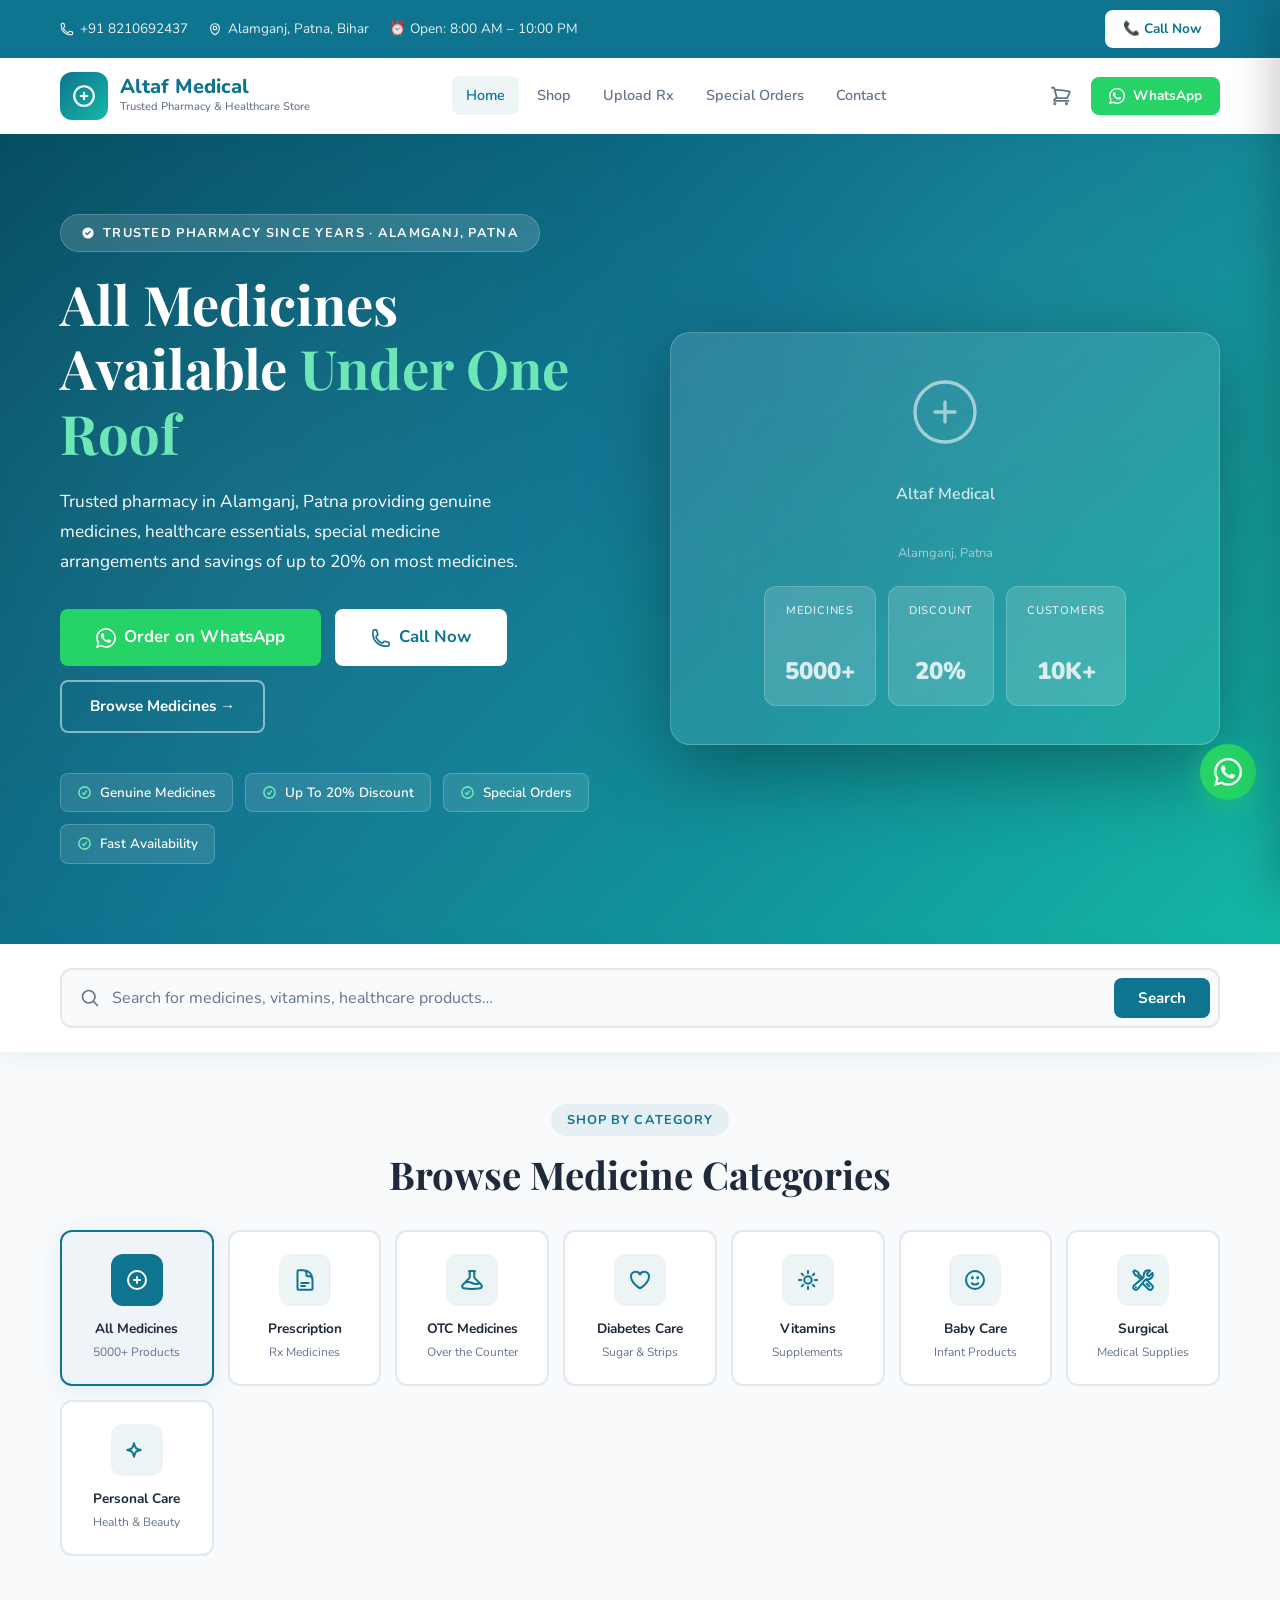
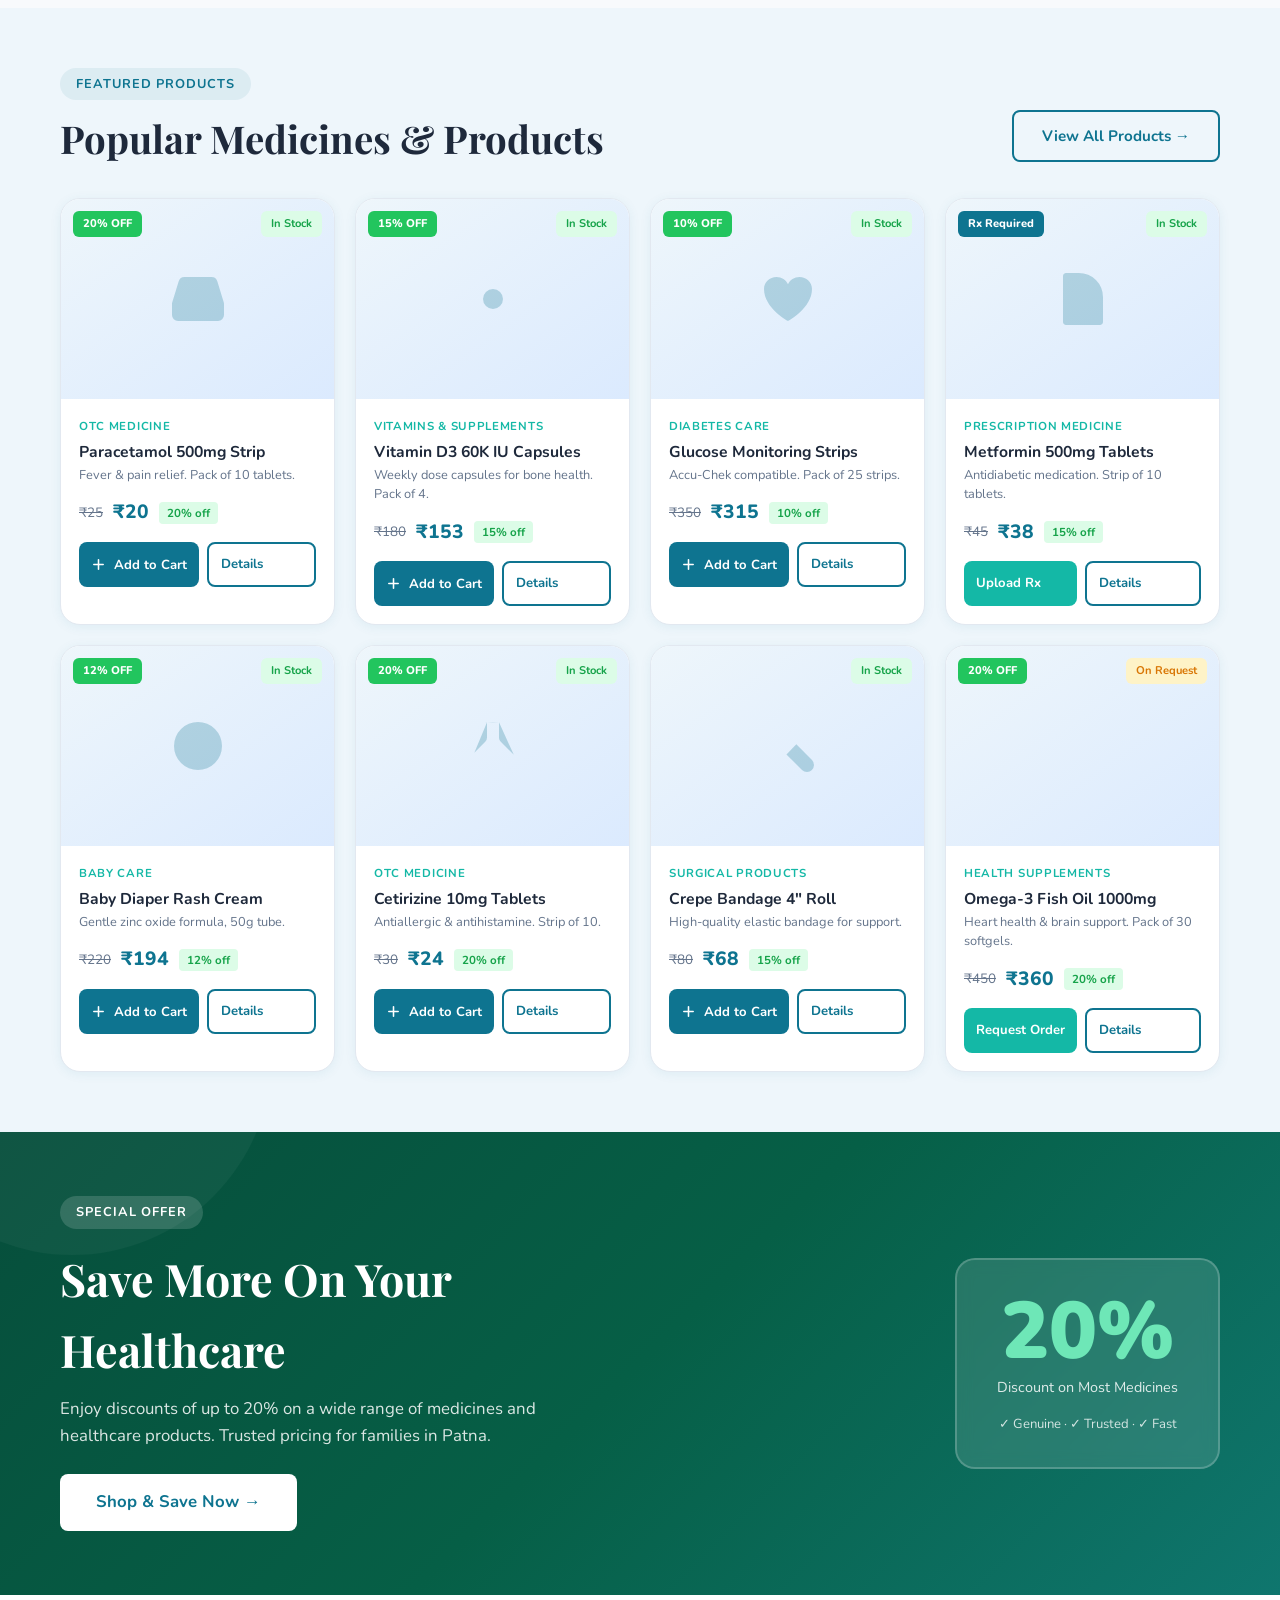
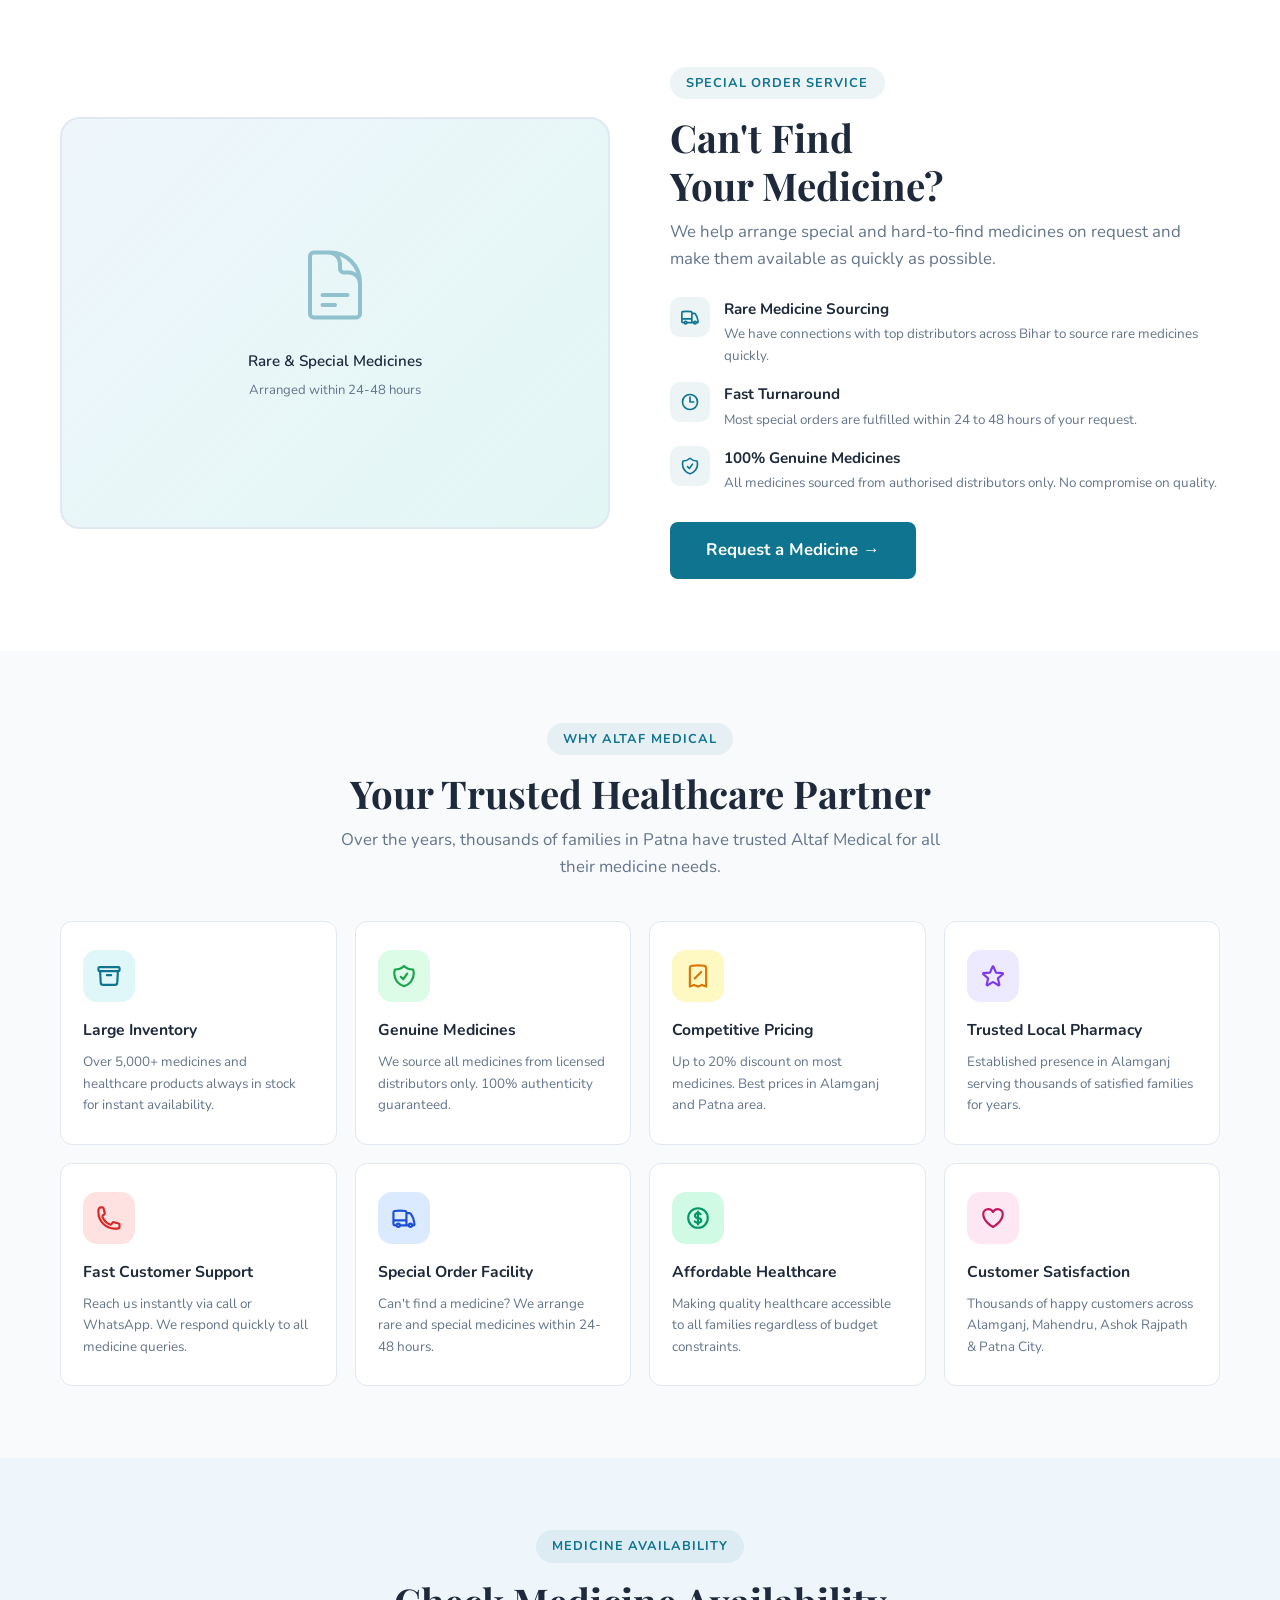
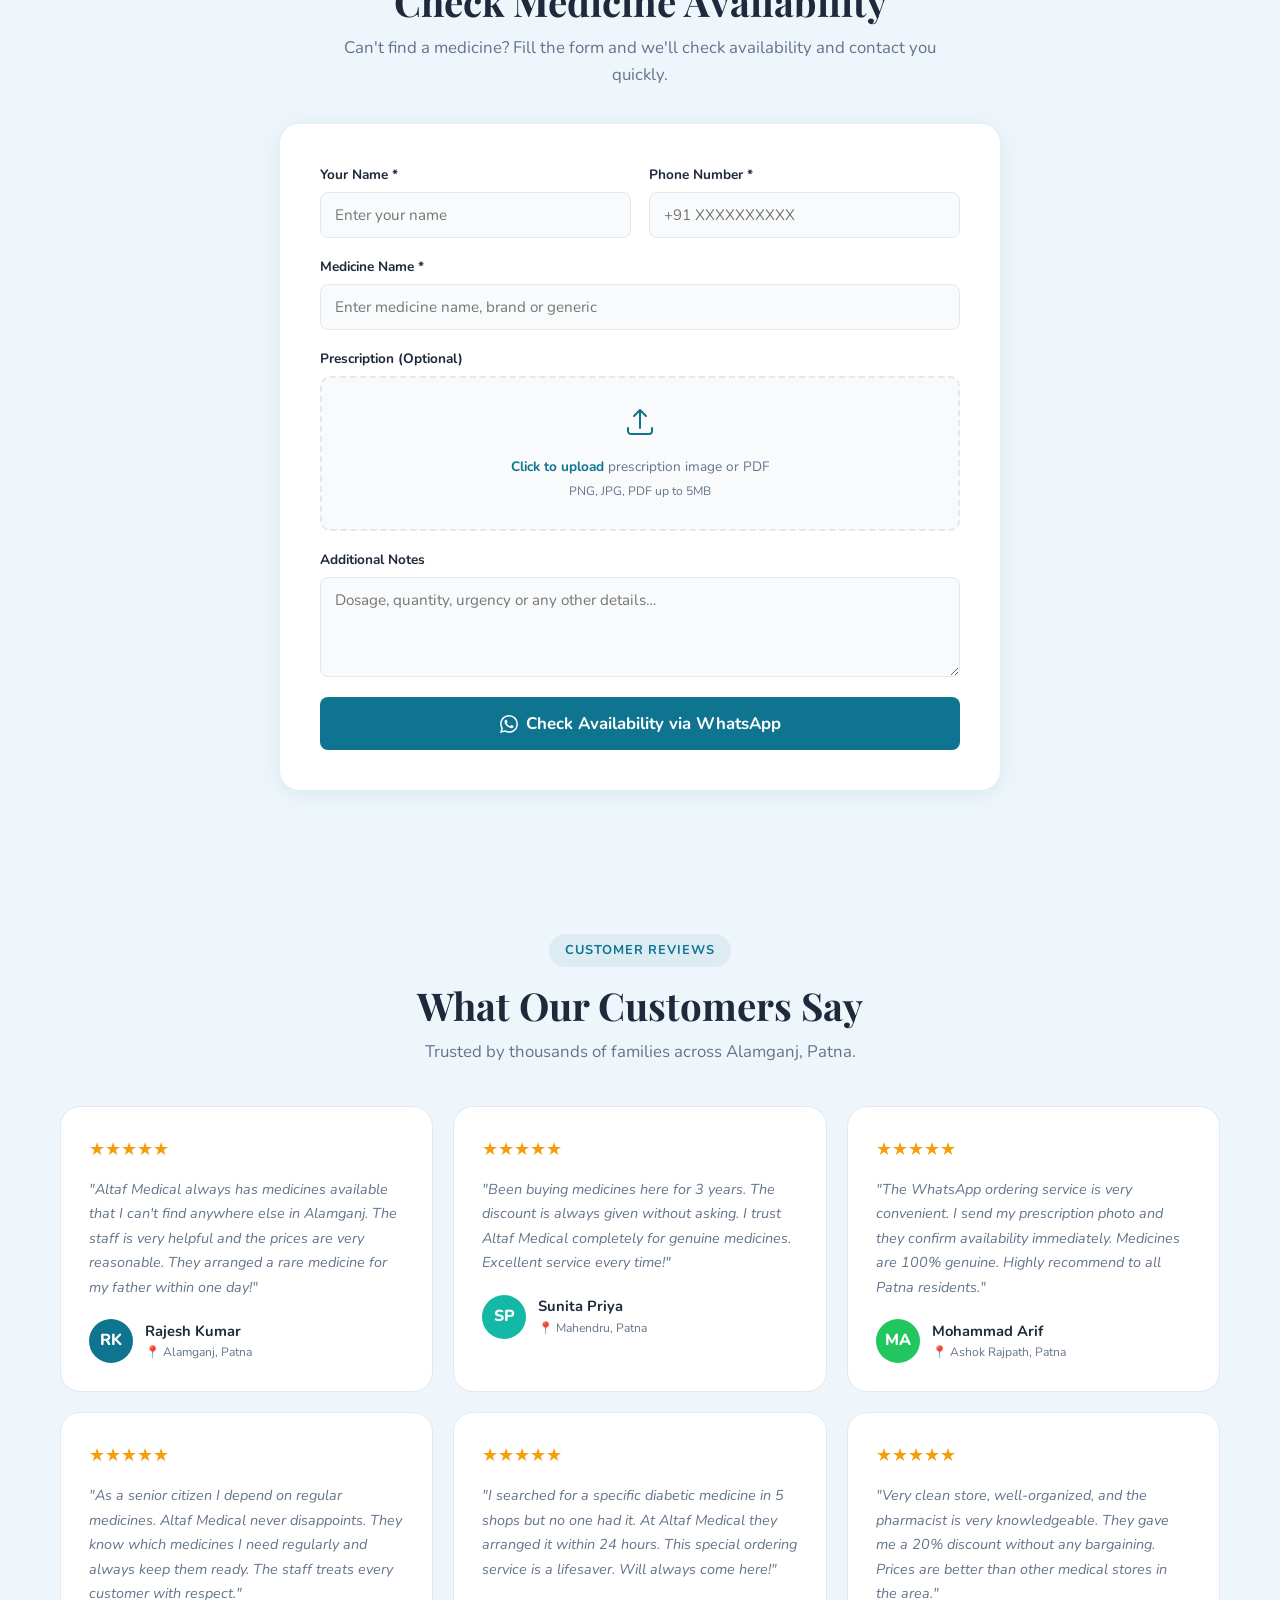
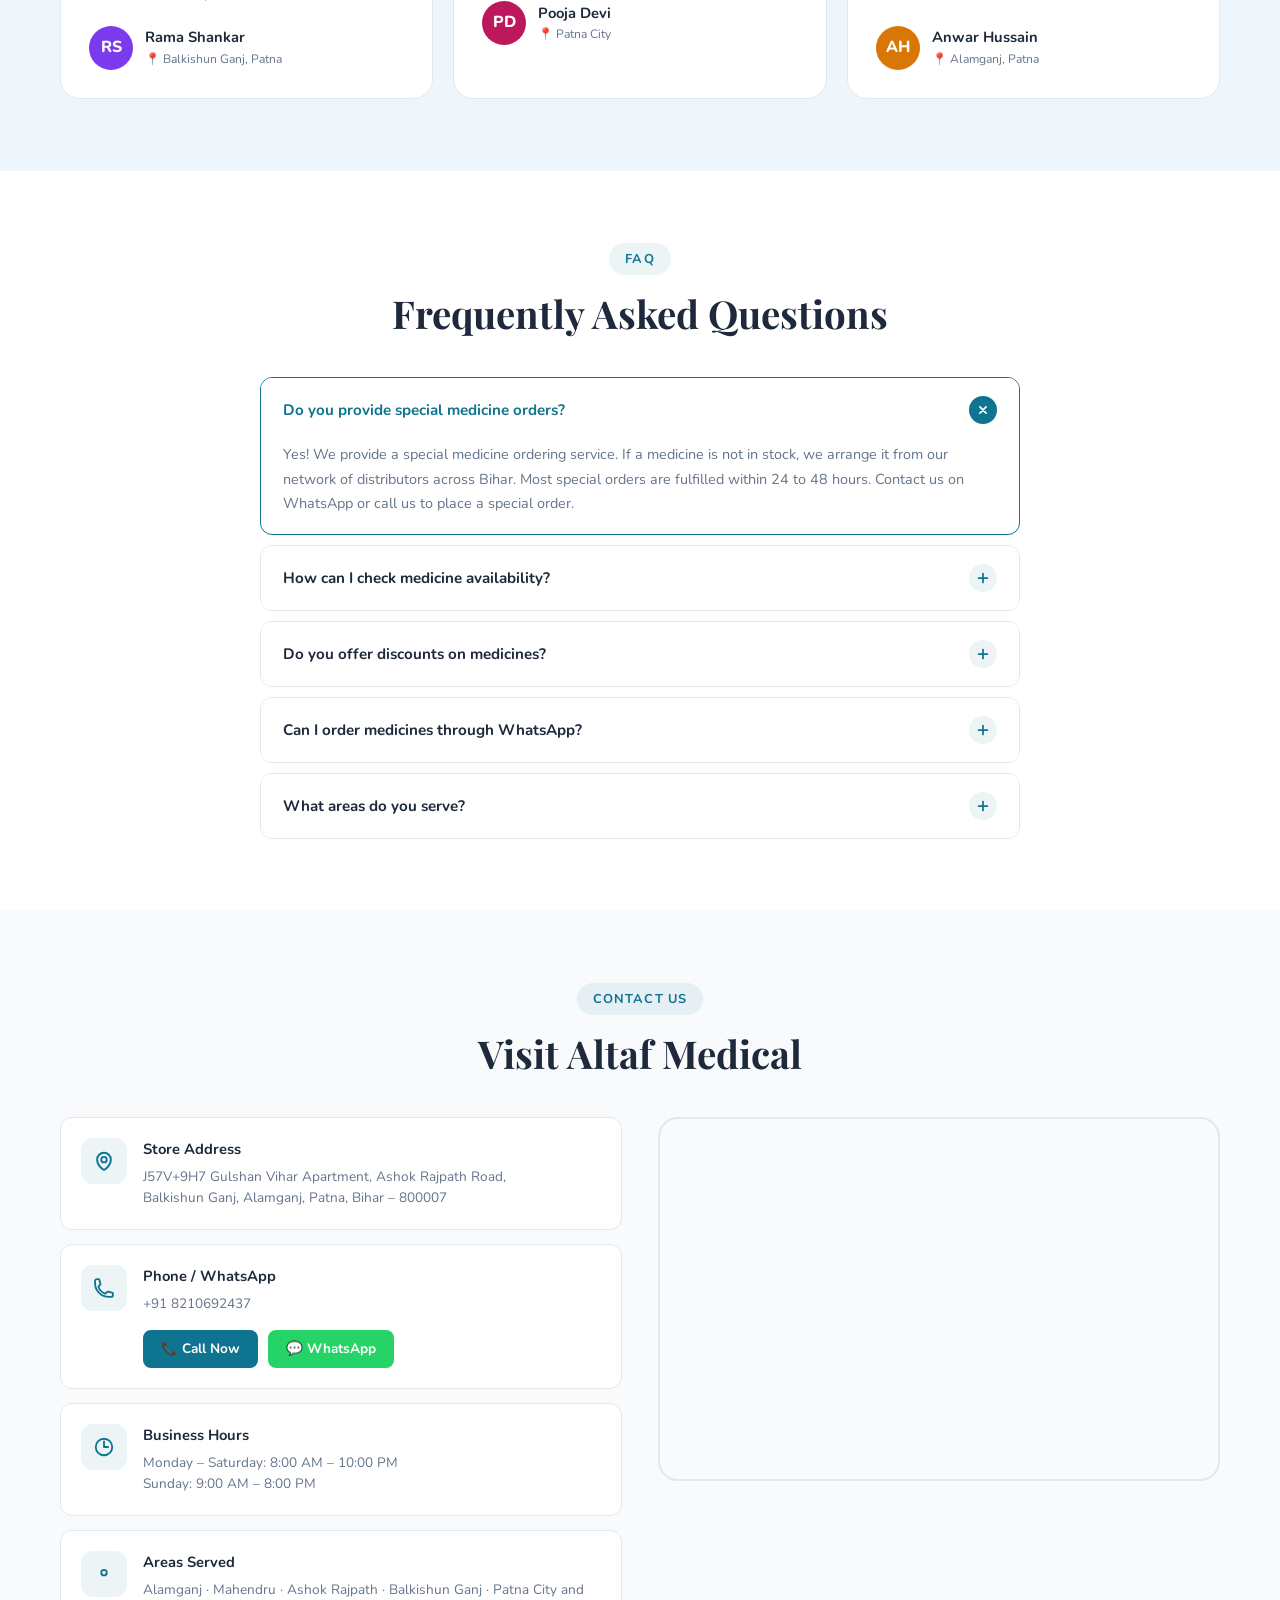
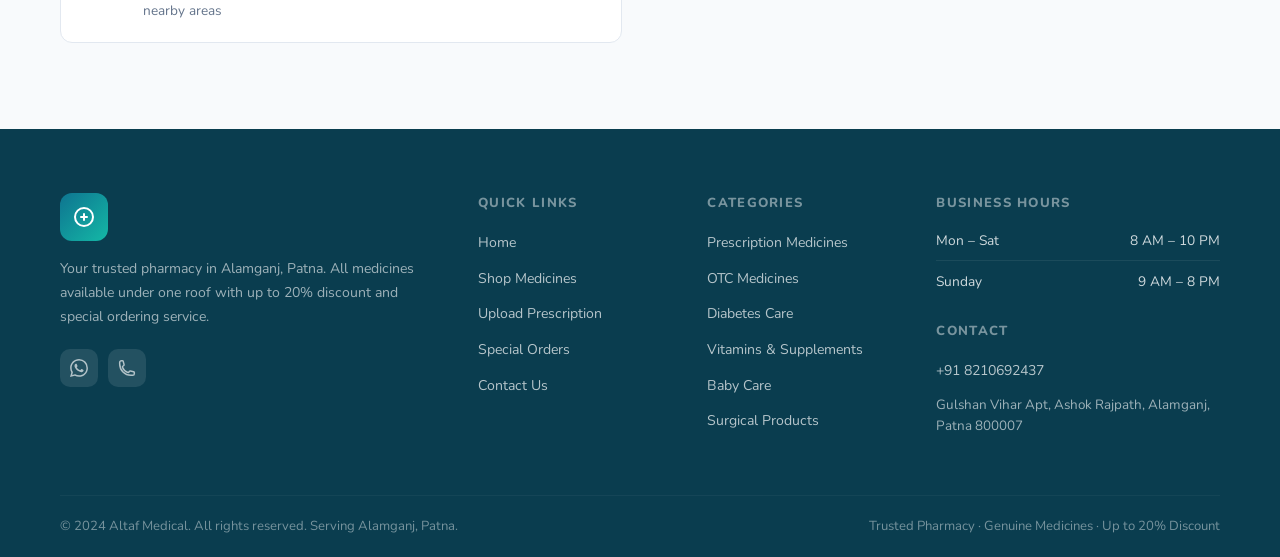
<file: index.html>
<!doctype html>
<html lang="en">
  <head>
    <meta charset="UTF-8" />
    <meta name="viewport" content="width=device-width, initial-scale=1.0" />
    <title>
      Altaf Medical – Trusted Pharmacy in Alamganj, Patna | All Medicines
      Available
    </title>
    <meta
      name="description"
      content="Altaf Medical – Your trusted pharmacy in Alamganj, Patna. All medicines available, up to 20% discount, special medicine ordering, genuine medicines. Call +91 8210692437."
    />
    <meta
      name="keywords"
      content="pharmacy patna, medical store alamganj, altaf medical, medicines patna, online pharmacy bihar"
    />
    <link rel="canonical" href="https://altafmedical.in/" />
    <link rel="stylesheet" href="style.css" />
    <!--
    <style>
      /* =============================================
   ALTAF MEDICAL — Premium Pharmacy CSS
   Font: Nunito (body) + Playfair Display (accent)
   ============================================= */

      @import url("https://fonts.googleapis.com/css2?family=Nunito:wght@300;400;500;600;700;800;900&family=Playfair+Display:wght@600;700&display=swap");

      :root {
        --primary: #0e7490;
        --primary-dk: #0a5a72;
        --secondary: #14b8a6;
        --accent: #22c55e;
        --accent-dk: #16a34a;
        --bg: #f8fafc;
        --bg2: #eef6fb;
        --white: #ffffff;
        --text: #1e293b;
        --text-muted: #64748b;
        --border: #e2e8f0;
        --shadow: 0 4px 24px rgba(14, 116, 144, 0.1);
        --shadow-lg: 0 8px 40px rgba(14, 116, 144, 0.16);
        --radius: 12px;
        --radius-lg: 20px;
        --transition: 0.25s cubic-bezier(0.4, 0, 0.2, 1);
        --font-body: "Nunito", sans-serif;
        --font-head: "Playfair Display", serif;
      }

      *,
      *::before,
      *::after {
        box-sizing: border-box;
        margin: 0;
        padding: 0;
      }
      html {
        scroll-behavior: smooth;
        font-size: 16px;
      }
      body {
        font-family: var(--font-body);
        background: var(--bg);
        color: var(--text);
        line-height: 1.6;
        overflow-x: hidden;
      }
      img {
        max-width: 100%;
        display: block;
      }
      a {
        text-decoration: none;
        color: inherit;
      }
      ul {
        list-style: none;
      }
      button {
        cursor: pointer;
        border: none;
        background: none;
        font-family: inherit;
      }
      input,
      textarea,
      select {
        font-family: inherit;
      }

      .container {
        max-width: 1200px;
        margin: 0 auto;
        padding: 0 20px;
      }
      .section-pad {
        padding: 72px 0;
      }
      .text-center {
        text-align: center;
      }
      .flex {
        display: flex;
      }
      .gap-3 {
        gap: 12px;
      }

      .btn {
        display: inline-flex;
        align-items: center;
        gap: 8px;
        padding: 12px 28px;
        border-radius: 8px;
        font-weight: 700;
        font-size: 0.95rem;
        transition: all var(--transition);
        white-space: nowrap;
      }
      .btn-primary {
        background: var(--primary);
        color: #fff;
      }
      .btn-primary:hover {
        background: var(--primary-dk);
        transform: translateY(-1px);
        box-shadow: 0 6px 20px rgba(14, 116, 144, 0.35);
      }
      .btn-secondary {
        background: var(--secondary);
        color: #fff;
      }
      .btn-secondary:hover {
        background: #0f9d8d;
        transform: translateY(-1px);
      }
      .btn-accent {
        background: var(--accent);
        color: #fff;
      }
      .btn-accent:hover {
        background: var(--accent-dk);
        transform: translateY(-1px);
      }
      .btn-outline {
        background: transparent;
        border: 2px solid var(--primary);
        color: var(--primary);
      }
      .btn-outline:hover {
        background: var(--primary);
        color: #fff;
      }
      .btn-white {
        background: #fff;
        color: var(--primary);
      }
      .btn-white:hover {
        background: var(--bg2);
      }
      .btn-whatsapp {
        background: #25d366;
        color: #fff;
      }
      .btn-whatsapp:hover {
        background: #1eb855;
        transform: translateY(-1px);
        box-shadow: 0 6px 20px rgba(37, 211, 102, 0.35);
      }
      .btn-lg {
        padding: 15px 36px;
        font-size: 1.05rem;
      }
      .btn-sm {
        padding: 8px 18px;
        font-size: 0.85rem;
      }
      .btn-block {
        width: 100%;
        justify-content: center;
      }

      .section-label {
        display: inline-flex;
        align-items: center;
        gap: 8px;
        background: rgba(14, 116, 144, 0.08);
        color: var(--primary);
        padding: 6px 16px;
        border-radius: 50px;
        font-size: 0.8rem;
        font-weight: 700;
        letter-spacing: 0.08em;
        text-transform: uppercase;
        margin-bottom: 14px;
      }
      .section-title {
        font-family: var(--font-head);
        font-size: clamp(1.6rem, 3vw, 2.4rem);
        color: var(--text);
        line-height: 1.25;
      }
      .section-subtitle {
        color: var(--text-muted);
        font-size: 1.05rem;
        margin-top: 10px;
        max-width: 600px;
      }

      /* Top Bar */
      .top-bar {
        background: var(--primary);
        color: #fff;
        padding: 10px 0;
      }
      .top-bar .container {
        display: flex;
        justify-content: space-between;
        align-items: center;
      }
      .top-bar-left {
        display: flex;
        align-items: center;
        gap: 20px;
        font-size: 0.85rem;
      }
      .top-bar-left span {
        display: flex;
        align-items: center;
        gap: 6px;
        opacity: 0.9;
      }

      /* Navbar */
      .navbar {
        background: #fff;
        box-shadow: 0 2px 16px rgba(14, 116, 144, 0.09);
        position: sticky;
        top: 0;
        z-index: 900;
      }
      .navbar .container {
        display: flex;
        align-items: center;
        justify-content: space-between;
        padding: 14px 20px;
      }
      .logo {
        display: flex;
        align-items: center;
        gap: 12px;
      }
      .logo-icon {
        width: 48px;
        height: 48px;
        background: linear-gradient(135deg, var(--primary), var(--secondary));
        border-radius: 12px;
        display: flex;
        align-items: center;
        justify-content: center;
        flex-shrink: 0;
      }
      .logo-icon svg {
        color: #fff;
      }
      .logo-text h1 {
        font-size: 1.25rem;
        font-weight: 800;
        color: var(--primary);
        line-height: 1.1;
      }
      .logo-text p {
        font-size: 0.7rem;
        color: var(--text-muted);
        font-weight: 500;
      }
      .nav-links {
        display: flex;
        align-items: center;
        gap: 4px;
      }
      .nav-links a {
        padding: 8px 14px;
        border-radius: 8px;
        font-weight: 600;
        font-size: 0.9rem;
        color: var(--text-muted);
        transition: all var(--transition);
      }
      .nav-links a:hover,
      .nav-links a.active {
        color: var(--primary);
        background: rgba(14, 116, 144, 0.07);
      }
      .nav-right {
        display: flex;
        align-items: center;
        gap: 10px;
      }
      .nav-cart {
        position: relative;
        width: 40px;
        height: 40px;
        border-radius: 10px;
        display: flex;
        align-items: center;
        justify-content: center;
        color: var(--text-muted);
        transition: all var(--transition);
        cursor: pointer;
      }
      .nav-cart:hover {
        background: var(--bg2);
        color: var(--primary);
      }
      .cart-badge {
        position: absolute;
        top: -2px;
        right: -2px;
        background: var(--accent);
        color: #fff;
        font-size: 0.6rem;
        font-weight: 800;
        width: 16px;
        height: 16px;
        border-radius: 50%;
        display: flex;
        align-items: center;
        justify-content: center;
      }
      .hamburger {
        display: none;
        flex-direction: column;
        gap: 5px;
        padding: 8px;
        cursor: pointer;
      }
      .hamburger span {
        display: block;
        width: 24px;
        height: 2px;
        background: var(--text);
        border-radius: 2px;
        transition: all var(--transition);
      }
      .mobile-nav {
        display: none;
        background: #fff;
        border-top: 1px solid var(--border);
        padding: 12px;
      }
      .mobile-nav.open {
        display: block;
      }
      .mobile-nav a {
        display: block;
        padding: 12px 16px;
        font-weight: 600;
        color: var(--text-muted);
        border-radius: 8px;
        transition: all var(--transition);
      }
      .mobile-nav a:hover,
      .mobile-nav a.active {
        background: rgba(14, 116, 144, 0.07);
        color: var(--primary);
      }

      /* Hero */
      .hero {
        background: linear-gradient(
          135deg,
          #044d61 0%,
          #0e7490 45%,
          #14b8a6 100%
        );
        color: #fff;
        padding: 80px 0;
        position: relative;
        overflow: hidden;
        min-height: 88vh;
        display: flex;
        align-items: center;
      }
      .hero::before {
        content: "";
        position: absolute;
        inset: 0;
        background-image:
          radial-gradient(
            circle at 20% 50%,
            rgba(255, 255, 255, 0.05) 0%,
            transparent 50%
          ),
          radial-gradient(
            circle at 80% 20%,
            rgba(255, 255, 255, 0.04) 0%,
            transparent 40%
          );
      }
      .hero-grid {
        display: grid;
        grid-template-columns: 1fr 1fr;
        gap: 60px;
        align-items: center;
      }
      .hero-badge {
        display: inline-flex;
        align-items: center;
        gap: 8px;
        background: rgba(255, 255, 255, 0.15);
        backdrop-filter: blur(8px);
        border: 1px solid rgba(255, 255, 255, 0.2);
        color: #fff;
        padding: 8px 20px;
        border-radius: 50px;
        font-size: 0.8rem;
        font-weight: 700;
        letter-spacing: 0.1em;
        text-transform: uppercase;
        margin-bottom: 20px;
        animation: fadeInUp 0.5s ease both;
      }
      .hero h1 {
        font-family: var(--font-head);
        font-size: clamp(2rem, 4.5vw, 3.4rem);
        line-height: 1.18;
        font-weight: 700;
        margin-bottom: 22px;
        animation: fadeInUp 0.5s 0.1s ease both;
      }
      .hero h1 span {
        color: #6ee7b7;
      }
      .hero p {
        font-size: 1.08rem;
        opacity: 0.88;
        margin-bottom: 32px;
        line-height: 1.75;
        max-width: 480px;
        animation: fadeInUp 0.5s 0.2s ease both;
      }
      .hero-ctas {
        display: flex;
        gap: 14px;
        flex-wrap: wrap;
        margin-bottom: 40px;
        animation: fadeInUp 0.5s 0.3s ease both;
      }
      .hero-trust {
        display: flex;
        flex-wrap: wrap;
        gap: 12px;
        animation: fadeInUp 0.5s 0.4s ease both;
      }
      .trust-item {
        display: flex;
        align-items: center;
        gap: 8px;
        background: rgba(255, 255, 255, 0.1);
        border: 1px solid rgba(255, 255, 255, 0.2);
        backdrop-filter: blur(6px);
        padding: 8px 16px;
        border-radius: 8px;
        font-size: 0.84rem;
        font-weight: 600;
      }
      .trust-item svg {
        color: #6ee7b7;
        flex-shrink: 0;
      }
      .hero-img-wrap {
        border-radius: var(--radius-lg);
        overflow: hidden;
        box-shadow: 0 24px 80px rgba(0, 0, 0, 0.35);
        aspect-ratio: 4/3;
        background: linear-gradient(
          145deg,
          rgba(255, 255, 255, 0.12),
          rgba(255, 255, 255, 0.05)
        );
        border: 1px solid rgba(255, 255, 255, 0.2);
        display: flex;
        align-items: center;
        justify-content: center;
        animation: fadeInUp 0.6s 0.2s ease both;
      }
      .hero-img-inner {
        text-align: center;
        color: rgba(255, 255, 255, 0.8);
        padding: 40px;
      }
      .hero-img-inner svg {
        margin: 0 auto 20px;
        opacity: 0.7;
      }
      .hero-img-inner p {
        font-size: 1rem;
        font-weight: 600;
      }
      .hero-img-inner small {
        font-size: 0.8rem;
        opacity: 0.7;
      }
      .hero-stat-row {
        display: flex;
        gap: 12px;
        margin-top: 20px;
      }
      .hero-stat-card {
        background: rgba(255, 255, 255, 0.15);
        backdrop-filter: blur(8px);
        border: 1px solid rgba(255, 255, 255, 0.2);
        border-radius: 12px;
        padding: 14px 20px;
        text-align: center;
        flex: 1;
      }
      .hero-stat-card p {
        font-size: 0.7rem;
        text-transform: uppercase;
        letter-spacing: 0.07em;
        opacity: 0.75;
      }
      .hero-stat-card h3 {
        font-size: 1.5rem;
        font-weight: 900;
        margin-top: 2px;
      }

      /* Search */
      .search-section {
        background: #fff;
        padding: 24px 0;
        box-shadow: 0 4px 20px rgba(14, 116, 144, 0.08);
        position: relative;
        z-index: 10;
      }
      .search-wrap {
        display: flex;
        align-items: center;
        gap: 12px;
        background: var(--bg);
        border: 2px solid var(--border);
        border-radius: 12px;
        padding: 8px 8px 8px 18px;
        transition: border-color var(--transition);
      }
      .search-wrap:focus-within {
        border-color: var(--primary);
        box-shadow: 0 0 0 4px rgba(14, 116, 144, 0.1);
      }
      .search-wrap svg {
        color: var(--text-muted);
        flex-shrink: 0;
      }
      .search-wrap input {
        flex: 1;
        border: none;
        background: transparent;
        font-size: 1rem;
        color: var(--text);
        outline: none;
      }
      .search-wrap input::placeholder {
        color: var(--text-muted);
      }
      .search-wrap .btn {
        padding: 10px 24px;
      }

      /* Categories */
      .categories-section {
        padding: 52px 0;
      }
      .category-grid {
        display: grid;
        grid-template-columns: repeat(auto-fill, minmax(150px, 1fr));
        gap: 14px;
      }
      .category-card {
        background: #fff;
        border: 2px solid var(--border);
        border-radius: var(--radius);
        padding: 22px 16px;
        text-align: center;
        cursor: pointer;
        transition: all var(--transition);
      }
      .category-card:hover,
      .category-card.active {
        border-color: var(--primary);
        background: rgba(14, 116, 144, 0.04);
        transform: translateY(-3px);
        box-shadow: var(--shadow);
      }
      .cat-icon {
        width: 52px;
        height: 52px;
        border-radius: 12px;
        background: rgba(14, 116, 144, 0.08);
        color: var(--primary);
        display: flex;
        align-items: center;
        justify-content: center;
        margin: 0 auto 12px;
        transition: all var(--transition);
      }
      .category-card:hover .cat-icon,
      .category-card.active .cat-icon {
        background: var(--primary);
        color: #fff;
      }
      .category-card h3 {
        font-size: 0.85rem;
        font-weight: 700;
        color: var(--text);
      }
      .category-card p {
        font-size: 0.75rem;
        color: var(--text-muted);
        margin-top: 3px;
      }

      /* Products */
      .products-section {
        padding: 60px 0;
        background: var(--bg2);
      }
      .products-grid {
        display: grid;
        grid-template-columns: repeat(auto-fill, minmax(240px, 1fr));
        gap: 20px;
        margin-top: 36px;
      }
      .section-header {
        display: flex;
        align-items: flex-end;
        justify-content: space-between;
        flex-wrap: wrap;
        gap: 12px;
        margin-bottom: 8px;
      }
      .product-card {
        background: #fff;
        border-radius: var(--radius-lg);
        overflow: hidden;
        box-shadow: 0 2px 12px rgba(14, 116, 144, 0.07);
        transition: all var(--transition);
        border: 1px solid var(--border);
      }
      .product-card:hover {
        transform: translateY(-5px);
        box-shadow: var(--shadow-lg);
      }
      .product-img {
        height: 200px;
        background: linear-gradient(145deg, var(--bg2), #dbeafe);
        display: flex;
        align-items: center;
        justify-content: center;
        position: relative;
      }
      .product-img-placeholder {
        color: var(--primary);
        opacity: 0.25;
      }
      .product-badge {
        position: absolute;
        top: 12px;
        left: 12px;
        background: var(--accent);
        color: #fff;
        font-size: 0.7rem;
        font-weight: 800;
        padding: 4px 10px;
        border-radius: 6px;
      }
      .product-badge.rx {
        background: var(--primary);
      }
      .availability-badge {
        position: absolute;
        top: 12px;
        right: 12px;
        font-size: 0.7rem;
        font-weight: 700;
        padding: 4px 10px;
        border-radius: 6px;
      }
      .availability-badge.in-stock {
        background: #dcfce7;
        color: #16a34a;
      }
      .availability-badge.on-request {
        background: #fef3c7;
        color: #d97706;
      }
      .product-info {
        padding: 18px;
      }
      .product-cat {
        font-size: 0.72rem;
        font-weight: 700;
        color: var(--secondary);
        text-transform: uppercase;
        letter-spacing: 0.06em;
      }
      .product-name {
        font-size: 0.98rem;
        font-weight: 700;
        color: var(--text);
        margin: 6px 0 4px;
        line-height: 1.3;
      }
      .product-desc {
        font-size: 0.8rem;
        color: var(--text-muted);
        line-height: 1.5;
      }
      .product-price {
        display: flex;
        align-items: center;
        gap: 10px;
        margin: 12px 0;
      }
      .price-original {
        font-size: 0.84rem;
        color: var(--text-muted);
        text-decoration: line-through;
      }
      .price-current {
        font-size: 1.2rem;
        font-weight: 800;
        color: var(--primary);
      }
      .price-discount {
        font-size: 0.72rem;
        font-weight: 700;
        background: #dcfce7;
        color: #16a34a;
        padding: 2px 8px;
        border-radius: 4px;
      }
      .product-actions {
        display: flex;
        gap: 8px;
        margin-top: 14px;
      }
      .product-actions .btn {
        flex: 1;
        padding: 10px 12px;
        font-size: 0.82rem;
        border-radius: 8px;
      }

      /* Discount Banner */
      .discount-banner {
        background: linear-gradient(135deg, #064e3b, #065f46, #0f766e);
        color: #fff;
        padding: 64px 0;
        position: relative;
        overflow: hidden;
      }
      .discount-banner::before {
        content: "";
        position: absolute;
        top: -60%;
        left: -10%;
        width: 400px;
        height: 400px;
        background: rgba(255, 255, 255, 0.04);
        border-radius: 50%;
      }
      .discount-inner {
        position: relative;
        z-index: 1;
        display: flex;
        align-items: center;
        justify-content: space-between;
        gap: 40px;
        flex-wrap: wrap;
      }
      .discount-text h2 {
        font-family: var(--font-head);
        font-size: clamp(1.8rem, 3.5vw, 2.8rem);
      }
      .discount-text p {
        opacity: 0.85;
        margin-top: 10px;
        font-size: 1.05rem;
        max-width: 480px;
      }
      .discount-text .btn {
        margin-top: 24px;
      }
      .discount-badge {
        text-align: center;
        background: rgba(255, 255, 255, 0.12);
        border: 2px solid rgba(255, 255, 255, 0.2);
        border-radius: var(--radius-lg);
        padding: 32px 40px;
        backdrop-filter: blur(8px);
        flex-shrink: 0;
      }
      .discount-badge .pct {
        font-size: 5rem;
        font-weight: 900;
        line-height: 1;
        color: #6ee7b7;
      }
      .discount-badge p {
        font-size: 0.9rem;
        opacity: 0.85;
        margin-top: 4px;
      }

      /* Special Orders */
      .special-orders {
        background: #fff;
        padding: 72px 0;
      }
      .special-orders-grid {
        display: grid;
        grid-template-columns: 1fr 1fr;
        gap: 60px;
        align-items: center;
      }
      .special-img {
        background: linear-gradient(
          135deg,
          var(--bg2),
          rgba(20, 184, 166, 0.12)
        );
        border-radius: var(--radius-lg);
        aspect-ratio: 4/3;
        display: flex;
        align-items: center;
        justify-content: center;
        border: 2px solid var(--border);
      }
      .feature-list {
        display: flex;
        flex-direction: column;
        gap: 16px;
        margin: 24px 0 28px;
      }
      .feature-item {
        display: flex;
        align-items: flex-start;
        gap: 14px;
      }
      .feature-item-icon {
        width: 40px;
        height: 40px;
        background: rgba(14, 116, 144, 0.08);
        color: var(--primary);
        border-radius: 10px;
        display: flex;
        align-items: center;
        justify-content: center;
        flex-shrink: 0;
      }
      .feature-item h4 {
        font-weight: 700;
        font-size: 0.95rem;
        color: var(--text);
        margin-bottom: 2px;
      }
      .feature-item p {
        font-size: 0.84rem;
        color: var(--text-muted);
      }

      /* Why Us */
      .why-us {
        background: var(--bg);
        padding: 72px 0;
      }
      .why-grid {
        display: grid;
        grid-template-columns: repeat(auto-fill, minmax(230px, 1fr));
        gap: 18px;
        margin-top: 40px;
      }
      .why-card {
        background: #fff;
        border-radius: var(--radius);
        padding: 28px 22px;
        border: 1px solid var(--border);
        transition: all var(--transition);
      }
      .why-card:hover {
        border-color: var(--primary);
        transform: translateY(-4px);
        box-shadow: var(--shadow);
      }
      .why-icon {
        width: 52px;
        height: 52px;
        border-radius: 14px;
        display: flex;
        align-items: center;
        justify-content: center;
        margin-bottom: 16px;
      }
      .why-card h3 {
        font-weight: 700;
        font-size: 0.98rem;
        margin-bottom: 8px;
      }
      .why-card p {
        font-size: 0.84rem;
        color: var(--text-muted);
        line-height: 1.6;
      }

      /* Reviews */
      .reviews-section {
        background: var(--bg2);
        padding: 72px 0;
      }
      .reviews-grid {
        display: grid;
        grid-template-columns: repeat(auto-fill, minmax(300px, 1fr));
        gap: 20px;
        margin-top: 40px;
      }
      .review-card {
        background: #fff;
        border-radius: var(--radius-lg);
        padding: 28px;
        border: 1px solid var(--border);
        transition: all var(--transition);
      }
      .review-card:hover {
        transform: translateY(-3px);
        box-shadow: var(--shadow);
      }
      .review-stars {
        display: flex;
        gap: 3px;
        color: #f59e0b;
        font-size: 1.1rem;
        margin-bottom: 14px;
      }
      .review-text {
        color: var(--text-muted);
        font-size: 0.9rem;
        line-height: 1.7;
        font-style: italic;
        margin-bottom: 20px;
      }
      .reviewer {
        display: flex;
        align-items: center;
        gap: 12px;
      }
      .reviewer-avatar {
        width: 44px;
        height: 44px;
        border-radius: 50%;
        display: flex;
        align-items: center;
        justify-content: center;
        font-weight: 800;
        font-size: 1rem;
        color: #fff;
        flex-shrink: 0;
      }
      .reviewer-name {
        font-weight: 700;
        font-size: 0.92rem;
      }
      .reviewer-loc {
        font-size: 0.76rem;
        color: var(--text-muted);
      }

      /* FAQ */
      .faq-section {
        background: #fff;
        padding: 72px 0;
      }
      .faq-list {
        max-width: 760px;
        margin: 40px auto 0;
        display: flex;
        flex-direction: column;
        gap: 10px;
      }
      .faq-item {
        border: 1px solid var(--border);
        border-radius: var(--radius);
        overflow: hidden;
        transition: border-color var(--transition);
      }
      .faq-item.open {
        border-color: var(--primary);
      }
      .faq-q {
        width: 100%;
        display: flex;
        align-items: center;
        justify-content: space-between;
        padding: 18px 22px;
        font-weight: 700;
        font-size: 0.95rem;
        color: var(--text);
        cursor: pointer;
        background: #fff;
        gap: 16px;
        text-align: left;
      }
      .faq-item.open .faq-q {
        color: var(--primary);
      }
      .faq-icon {
        width: 28px;
        height: 28px;
        border-radius: 50%;
        background: rgba(14, 116, 144, 0.08);
        color: var(--primary);
        display: flex;
        align-items: center;
        justify-content: center;
        flex-shrink: 0;
        transition: all var(--transition);
      }
      .faq-item.open .faq-icon {
        background: var(--primary);
        color: #fff;
        transform: rotate(45deg);
      }
      .faq-a {
        padding: 0 22px 18px;
        color: var(--text-muted);
        font-size: 0.9rem;
        line-height: 1.7;
        display: none;
      }
      .faq-item.open .faq-a {
        display: block;
      }

      /* Form */
      .form-section {
        background: var(--bg2);
        padding: 72px 0;
      }
      .form-wrap {
        background: #fff;
        border-radius: var(--radius-lg);
        padding: 40px;
        box-shadow: var(--shadow);
        max-width: 720px;
        margin: 36px auto 0;
      }
      .form-grid {
        display: grid;
        grid-template-columns: 1fr 1fr;
        gap: 18px;
      }
      .form-group {
        display: flex;
        flex-direction: column;
        gap: 6px;
      }
      .form-group.full {
        grid-column: 1/-1;
      }
      .form-group label {
        font-size: 0.85rem;
        font-weight: 700;
        color: var(--text);
      }
      .form-group input,
      .form-group textarea,
      .form-group select {
        border: 1.5px solid var(--border);
        border-radius: 8px;
        padding: 12px 14px;
        font-size: 0.95rem;
        color: var(--text);
        outline: none;
        transition: border-color var(--transition);
        background: var(--bg);
      }
      .form-group input:focus,
      .form-group textarea:focus,
      .form-group select:focus {
        border-color: var(--primary);
        box-shadow: 0 0 0 3px rgba(14, 116, 144, 0.1);
        background: #fff;
      }
      .form-group textarea {
        resize: vertical;
        min-height: 100px;
      }
      .file-upload {
        border: 2px dashed var(--border);
        border-radius: 10px;
        padding: 28px;
        text-align: center;
        cursor: pointer;
        transition: all var(--transition);
        background: var(--bg);
        position: relative;
      }
      .file-upload:hover {
        border-color: var(--primary);
        background: rgba(14, 116, 144, 0.03);
      }
      .file-upload input[type="file"] {
        position: absolute;
        inset: 0;
        opacity: 0;
        cursor: pointer;
      }
      .file-upload svg {
        color: var(--primary);
        margin: 0 auto 10px;
      }
      .file-upload p {
        font-size: 0.85rem;
        color: var(--text-muted);
      }
      .file-upload strong {
        color: var(--primary);
      }

      /* Contact */
      .contact-section {
        background: var(--bg);
        padding: 72px 0;
      }
      .contact-grid {
        display: grid;
        grid-template-columns: 1fr 1fr;
        gap: 36px;
        align-items: start;
      }
      .contact-info-item {
        display: flex;
        align-items: flex-start;
        gap: 16px;
        background: #fff;
        border-radius: var(--radius);
        padding: 20px;
        border: 1px solid var(--border);
        margin-bottom: 14px;
        transition: all var(--transition);
      }
      .contact-info-item:hover {
        border-color: var(--primary);
      }
      .contact-info-icon {
        width: 46px;
        height: 46px;
        border-radius: 12px;
        background: rgba(14, 116, 144, 0.08);
        color: var(--primary);
        display: flex;
        align-items: center;
        justify-content: center;
        flex-shrink: 0;
      }
      .contact-info-item h4 {
        font-weight: 700;
        font-size: 0.92rem;
        margin-bottom: 4px;
      }
      .contact-info-item p {
        font-size: 0.85rem;
        color: var(--text-muted);
        line-height: 1.6;
      }
      .contact-btns {
        display: flex;
        gap: 10px;
        margin-top: 16px;
        flex-wrap: wrap;
      }
      .map-container {
        border-radius: var(--radius-lg);
        overflow: hidden;
        border: 2px solid var(--border);
      }
      .map-container iframe {
        width: 100%;
        height: 360px;
        display: block;
        border: none;
      }

      /* Cart Drawer */
      .cart-overlay {
        position: fixed;
        inset: 0;
        background: rgba(0, 0, 0, 0.5);
        z-index: 1000;
        opacity: 0;
        pointer-events: none;
        transition: opacity var(--transition);
      }
      .cart-overlay.open {
        opacity: 1;
        pointer-events: all;
      }
      .cart-drawer {
        position: fixed;
        right: 0;
        top: 0;
        bottom: 0;
        width: 380px;
        background: #fff;
        z-index: 1001;
        transform: translateX(100%);
        transition: transform var(--transition);
        box-shadow: -8px 0 40px rgba(0, 0, 0, 0.2);
        display: flex;
        flex-direction: column;
      }
      .cart-drawer.open {
        transform: translateX(0);
      }
      .cart-header {
        display: flex;
        align-items: center;
        justify-content: space-between;
        padding: 20px 24px;
        border-bottom: 1px solid var(--border);
      }
      .cart-header h2 {
        font-size: 1.1rem;
        font-weight: 800;
      }
      .cart-close {
        width: 36px;
        height: 36px;
        border-radius: 50%;
        background: var(--bg);
        display: flex;
        align-items: center;
        justify-content: center;
        cursor: pointer;
        transition: background var(--transition);
      }
      .cart-close:hover {
        background: var(--border);
      }
      .cart-body {
        flex: 1;
        overflow-y: auto;
        padding: 20px 24px;
      }
      .cart-empty {
        text-align: center;
        padding: 60px 20px;
        color: var(--text-muted);
      }
      .cart-empty svg {
        margin: 0 auto 16px;
        opacity: 0.35;
      }
      .cart-empty p {
        font-size: 0.9rem;
      }
      .cart-item {
        display: flex;
        gap: 14px;
        padding: 16px 0;
        border-bottom: 1px solid var(--border);
      }
      .cart-item-img {
        width: 60px;
        height: 60px;
        background: var(--bg2);
        border-radius: 10px;
        display: flex;
        align-items: center;
        justify-content: center;
        flex-shrink: 0;
        color: var(--primary);
        opacity: 0.5;
      }
      .cart-item-info {
        flex: 1;
      }
      .cart-item-name {
        font-weight: 700;
        font-size: 0.9rem;
        margin-bottom: 3px;
      }
      .cart-item-price {
        font-size: 0.9rem;
        color: var(--primary);
        font-weight: 700;
      }
      .cart-item-qty {
        font-size: 0.78rem;
        color: var(--text-muted);
        margin-top: 3px;
      }
      .cart-item-remove {
        color: #ef4444;
        cursor: pointer;
        font-size: 0.75rem;
        margin-top: 5px;
        display: inline-block;
        font-weight: 600;
      }
      .cart-footer {
        padding: 20px 24px;
        border-top: 1px solid var(--border);
      }
      .cart-total {
        display: flex;
        justify-content: space-between;
        font-weight: 800;
        font-size: 1.05rem;
        margin-bottom: 16px;
      }
      .cart-note {
        font-size: 0.76rem;
        color: var(--text-muted);
        text-align: center;
        margin-top: 8px;
        line-height: 1.5;
      }

      /* Toast */
      .toast-container {
        position: fixed;
        top: 20px;
        right: 20px;
        z-index: 9999;
        display: flex;
        flex-direction: column;
        gap: 10px;
      }
      .toast {
        background: var(--primary);
        color: #fff;
        padding: 14px 20px;
        border-radius: 10px;
        font-size: 0.9rem;
        font-weight: 600;
        box-shadow: 0 8px 24px rgba(0, 0, 0, 0.2);
        display: flex;
        align-items: center;
        gap: 10px;
        transform: translateX(120%);
        transition: transform 0.3s ease;
      }
      .toast.show {
        transform: translateX(0);
      }
      .toast.success {
        background: var(--accent-dk);
      }

      /* Floating */
      .float-whatsapp {
        position: fixed;
        bottom: 100px;
        right: 24px;
        z-index: 800;
      }
      .float-whatsapp a {
        width: 56px;
        height: 56px;
        background: #25d366;
        border-radius: 50%;
        display: flex;
        align-items: center;
        justify-content: center;
        color: #fff;
        box-shadow: 0 8px 24px rgba(37, 211, 102, 0.45);
        transition: all var(--transition);
      }
      .float-whatsapp a:hover {
        transform: scale(1.12);
      }

      /* Mobile Bottom Bar */
      .mobile-bottom-bar {
        display: none;
        position: fixed;
        bottom: 0;
        left: 0;
        right: 0;
        background: #fff;
        border-top: 1px solid var(--border);
        z-index: 800;
        padding: 6px 0;
        box-shadow: 0 -4px 20px rgba(0, 0, 0, 0.1);
      }
      .mobile-bottom-bar .bar-inner {
        display: flex;
        justify-content: space-around;
        align-items: center;
      }
      .mob-btn {
        display: flex;
        flex-direction: column;
        align-items: center;
        gap: 3px;
        padding: 6px 14px;
        border-radius: 10px;
        color: var(--text-muted);
        font-size: 0.65rem;
        font-weight: 700;
        transition: all var(--transition);
        cursor: pointer;
      }
      .mob-btn:hover,
      .mob-btn.active {
        color: var(--primary);
      }
      .mob-btn.whatsapp-mob {
        color: #25d366;
      }
      .mob-btn.cart-mob {
        position: relative;
      }
      .mob-badge {
        position: absolute;
        top: -1px;
        right: 6px;
        background: var(--accent);
        color: #fff;
        font-size: 0.5rem;
        font-weight: 800;
        width: 14px;
        height: 14px;
        border-radius: 50%;
        display: flex;
        align-items: center;
        justify-content: center;
      }

      /* Footer */
      .footer {
        background: #0a3d4f;
        color: rgba(255, 255, 255, 0.8);
        padding: 64px 0 0;
      }
      .footer-grid {
        display: grid;
        grid-template-columns: 2fr 1fr 1fr 1.5fr;
        gap: 40px;
      }
      .footer-brand .logo-icon {
        margin-bottom: 16px;
      }
      .footer-brand p {
        font-size: 0.88rem;
        line-height: 1.7;
        margin: 12px 0 20px;
        opacity: 0.75;
      }
      .footer-social {
        display: flex;
        gap: 10px;
      }
      .social-btn {
        width: 38px;
        height: 38px;
        border-radius: 10px;
        background: rgba(255, 255, 255, 0.1);
        display: flex;
        align-items: center;
        justify-content: center;
        transition: all var(--transition);
        color: rgba(255, 255, 255, 0.65);
      }
      .social-btn:hover {
        background: var(--primary);
        color: #fff;
      }
      .footer h4 {
        font-size: 0.82rem;
        font-weight: 800;
        text-transform: uppercase;
        letter-spacing: 0.1em;
        color: rgba(255, 255, 255, 0.45);
        margin-bottom: 16px;
      }
      .footer ul li {
        margin-bottom: 10px;
      }
      .footer ul a {
        font-size: 0.88rem;
        color: rgba(255, 255, 255, 0.7);
        transition: color var(--transition);
      }
      .footer ul a:hover {
        color: var(--secondary);
      }
      .footer-hours li {
        font-size: 0.86rem;
        display: flex;
        justify-content: space-between;
        gap: 8px;
        padding-bottom: 8px;
        border-bottom: 1px solid rgba(255, 255, 255, 0.07);
        margin-bottom: 8px;
      }
      .footer-hours li:last-child {
        border-bottom: none;
      }
      .footer-bottom {
        border-top: 1px solid rgba(255, 255, 255, 0.08);
        margin-top: 48px;
        padding: 20px 0;
        display: flex;
        justify-content: space-between;
        align-items: center;
        flex-wrap: wrap;
        gap: 12px;
        font-size: 0.82rem;
        opacity: 0.55;
      }

      /* Page Header */
      .page-header {
        background: linear-gradient(135deg, var(--primary), var(--secondary));
        color: #fff;
        padding: 52px 0;
        text-align: center;
      }
      .page-header h1 {
        font-family: var(--font-head);
        font-size: clamp(1.8rem, 4vw, 2.8rem);
      }
      .page-header p {
        opacity: 0.85;
        margin-top: 10px;
        font-size: 1.05rem;
      }
      .breadcrumb {
        display: flex;
        align-items: center;
        justify-content: center;
        gap: 8px;
        font-size: 0.82rem;
        opacity: 0.75;
        margin-top: 10px;
      }
      .breadcrumb a {
        color: #fff;
      }

      /* Shop Layout */
      .shop-layout {
        display: grid;
        grid-template-columns: 260px 1fr;
        gap: 28px;
        padding: 40px 0;
      }
      .shop-sidebar {
        position: sticky;
        top: 90px;
        height: fit-content;
      }
      .sidebar-card {
        background: #fff;
        border-radius: var(--radius);
        border: 1px solid var(--border);
        padding: 20px;
        margin-bottom: 16px;
      }
      .sidebar-card h3 {
        font-size: 0.82rem;
        font-weight: 800;
        text-transform: uppercase;
        letter-spacing: 0.08em;
        color: var(--text-muted);
        margin-bottom: 14px;
      }
      .filter-check {
        display: flex;
        align-items: center;
        justify-content: space-between;
        margin-bottom: 10px;
      }
      .filter-check label {
        display: flex;
        align-items: center;
        gap: 10px;
        font-size: 0.9rem;
        cursor: pointer;
        font-weight: 600;
        color: var(--text);
      }
      .filter-check input[type="checkbox"] {
        width: 16px;
        height: 16px;
        accent-color: var(--primary);
      }
      .filter-count {
        font-size: 0.75rem;
        background: var(--bg2);
        color: var(--text-muted);
        padding: 2px 8px;
        border-radius: 50px;
      }
      .shop-toolbar {
        display: flex;
        align-items: center;
        justify-content: space-between;
        margin-bottom: 22px;
        flex-wrap: wrap;
        gap: 12px;
      }
      .shop-toolbar select {
        border: 1.5px solid var(--border);
        border-radius: 8px;
        padding: 9px 14px;
        font-size: 0.9rem;
        color: var(--text);
        outline: none;
      }
      .results-count {
        font-size: 0.9rem;
        color: var(--text-muted);
        font-weight: 600;
      }

      /* Product Detail */
      .product-detail-grid {
        display: grid;
        grid-template-columns: 1fr 1fr;
        gap: 48px;
        padding: 48px 0;
        align-items: start;
      }
      .product-detail-img {
        background: linear-gradient(145deg, var(--bg2), #dbeafe);
        border-radius: var(--radius-lg);
        aspect-ratio: 1;
        display: flex;
        align-items: center;
        justify-content: center;
        border: 2px solid var(--border);
      }
      .product-detail-info h1 {
        font-family: var(--font-head);
        font-size: clamp(1.5rem, 3vw, 2rem);
        margin: 10px 0 8px;
      }
      .product-rating {
        display: flex;
        align-items: center;
        gap: 8px;
        color: var(--text-muted);
        font-size: 0.88rem;
      }
      .product-detail-price {
        display: flex;
        align-items: center;
        gap: 14px;
        margin: 20px 0;
        padding: 20px;
        background: var(--bg);
        border-radius: var(--radius);
      }
      .product-detail-price .price-current {
        font-size: 2rem;
      }
      .product-desc-full {
        font-size: 0.95rem;
        color: var(--text-muted);
        line-height: 1.75;
        margin-bottom: 24px;
      }
      .product-detail-actions {
        display: flex;
        gap: 12px;
        flex-wrap: wrap;
        margin-bottom: 24px;
      }
      .tabs-nav {
        display: flex;
        border-bottom: 2px solid var(--border);
        margin-top: 28px;
      }
      .tab-btn {
        padding: 13px 20px;
        font-weight: 700;
        font-size: 0.9rem;
        color: var(--text-muted);
        border-bottom: 2px solid transparent;
        margin-bottom: -2px;
        cursor: pointer;
        transition: all var(--transition);
      }
      .tab-btn.active {
        color: var(--primary);
        border-bottom-color: var(--primary);
      }
      .tab-pane {
        display: none;
        padding: 20px 0;
        font-size: 0.92rem;
        color: var(--text-muted);
        line-height: 1.75;
      }
      .tab-pane.active {
        display: block;
      }

      /* Prescription Page */
      .rx-page {
        max-width: 720px;
        margin: 0 auto;
        padding: 40px 0;
      }
      .rx-steps {
        display: flex;
        gap: 0;
        margin-bottom: 36px;
      }
      .rx-step {
        flex: 1;
        text-align: center;
        position: relative;
      }
      .rx-step::after {
        content: "";
        position: absolute;
        top: 20px;
        left: 60%;
        right: -10%;
        height: 2px;
        background: var(--border);
      }
      .rx-step:last-child::after {
        display: none;
      }
      .rx-step.done::after {
        background: var(--primary);
      }
      .rx-step-num {
        width: 40px;
        height: 40px;
        border-radius: 50%;
        background: var(--border);
        color: var(--text-muted);
        display: flex;
        align-items: center;
        justify-content: center;
        font-weight: 800;
        margin: 0 auto 8px;
        font-size: 0.9rem;
        transition: all var(--transition);
      }
      .rx-step.active .rx-step-num {
        background: var(--primary);
        color: #fff;
      }
      .rx-step.done .rx-step-num {
        background: var(--accent);
        color: #fff;
      }
      .rx-step-label {
        font-size: 0.76rem;
        font-weight: 700;
        color: var(--text-muted);
      }

      /* Animations */
      @keyframes fadeInUp {
        from {
          opacity: 0;
          transform: translateY(24px);
        }
        to {
          opacity: 1;
          transform: translateY(0);
        }
      }
      @keyframes spin {
        to {
          transform: rotate(360deg);
        }
      }

      /* Responsive */
      @media (max-width: 1024px) {
        .footer-grid {
          grid-template-columns: 1fr 1fr;
        }
        .shop-layout {
          grid-template-columns: 1fr;
        }
        .shop-sidebar {
          position: static;
        }
      }
      /* Hide WhatsApp button text on mobile (640px) - keep icon visible */
      @media (max-width: 640px) {
        .nav-right .btn-whatsapp span {
          display: none;
        }
        .nav-right .btn-whatsapp {
          padding: 8px 10px;
        }
      }
      @media (max-width: 768px) {
        .top-bar {
          display: none;
        }
        .nav-links {
          display: none;
        }
        .hamburger {
          display: flex;
        }
        .hero-grid {
          grid-template-columns: 1fr;
        }
        .hero-img-wrap {
          display: none;
        }
        .hero {
          min-height: auto;
          padding: 60px 0 48px;
        }
        .special-orders-grid {
          grid-template-columns: 1fr;
        }
        .contact-grid {
          grid-template-columns: 1fr;
        }
        .form-grid {
          grid-template-columns: 1fr;
        }
        .product-detail-grid {
          grid-template-columns: 1fr;
        }
        .footer-grid {
          grid-template-columns: 1fr;
        }
        .mobile-bottom-bar {
          display: flex;
        }
        .float-whatsapp {
          display: none;
        }
        body {
          padding-bottom: 64px;
        }
        .cart-drawer {
          width: 100%;
        }
        .footer-bottom {
          flex-direction: column;
          text-align: center;
        }
        .rx-steps {
          display: none;
        }
        .section-pad {
          padding: 48px 0;
        }
        .discount-inner {
          flex-direction: column;
          text-align: center;
        }
      }
      @media (max-width: 480px) {
        .hero-ctas {
          flex-direction: column;
        }
        .hero-ctas .btn {
          width: 100%;
          justify-content: center;
        }
        .category-grid {
          grid-template-columns: repeat(3, 1fr);
        }
        .products-grid {
          grid-template-columns: repeat(2, 1fr);
        }
        .why-grid {
          grid-template-columns: 1fr 1fr;
        }
        .reviews-grid {
          grid-template-columns: 1fr;
        }
        .form-wrap {
          padding: 24px 20px;
        }
      }

      /* ==============================================
   SHOP PAGE — shop.html
   ============================================== */
      .shop-search-bar {
        background: #fff;
        border: 2px solid var(--border);
        border-radius: 12px;
        padding: 8px 8px 8px 18px;
        display: flex;
        align-items: center;
        gap: 10px;
        transition: border-color 0.25s;
        margin-bottom: 4px;
      }
      .shop-search-bar:focus-within {
        border-color: var(--primary);
        box-shadow: 0 0 0 3px rgba(14, 116, 144, 0.1);
      }
      .shop-search-bar input {
        flex: 1;
        border: none;
        outline: none;
        font-size: 0.95rem;
        background: transparent;
        color: var(--text);
      }
      .shop-search-bar input::placeholder {
        color: var(--text-muted);
      }
      .shop-search-bar button {
        background: var(--primary);
        color: #fff;
        border-radius: 8px;
        padding: 10px 20px;
        font-weight: 700;
        font-size: 0.9rem;
        display: flex;
        align-items: center;
        gap: 6px;
        flex-shrink: 0;
        transition: background 0.2s;
      }
      .shop-search-bar button:hover {
        background: var(--primary-dk);
      }

      .cat-pills {
        display: flex;
        gap: 8px;
        flex-wrap: wrap;
        margin: 16px 0;
      }
      .cat-pill {
        padding: 7px 18px;
        border-radius: 50px;
        border: 1.5px solid var(--border);
        background: #fff;
        font-weight: 700;
        font-size: 0.82rem;
        color: var(--text-muted);
        cursor: pointer;
        transition: all 0.2s;
        user-select: none;
      }
      .cat-pill:hover,
      .cat-pill.active {
        background: var(--primary);
        color: #fff;
        border-color: var(--primary);
      }

      .shop-grid {
        display: grid;
        grid-template-columns: repeat(4, 1fr);
        gap: 20px;
        margin-bottom: 32px;
      }
      .shop-product-card {
        background: #fff;
        border-radius: var(--radius);
        border: 1px solid var(--border);
        overflow: hidden;
        transition: all 0.25s;
        display: flex;
        flex-direction: column;
      }
      .shop-product-card:hover {
        box-shadow: var(--shadow-lg);
        transform: translateY(-3px);
      }
      .spc-img {
        background: linear-gradient(145deg, var(--bg2), #dbeafe);
        height: 160px;
        display: flex;
        align-items: center;
        justify-content: center;
        position: relative;
        flex-shrink: 0;
      }
      .spc-badge-wrap {
        position: absolute;
        top: 10px;
        left: 10px;
        display: flex;
        gap: 5px;
        flex-wrap: wrap;
      }
      .badge-discount {
        background: var(--accent);
        color: #fff;
        font-size: 0.68rem;
        font-weight: 800;
        padding: 3px 8px;
        border-radius: 5px;
      }
      .badge-rx {
        background: var(--primary);
        color: #fff;
        font-size: 0.68rem;
        font-weight: 800;
        padding: 3px 8px;
        border-radius: 5px;
      }
      .badge-otc {
        background: var(--secondary);
        color: #fff;
        font-size: 0.68rem;
        font-weight: 800;
        padding: 3px 8px;
        border-radius: 5px;
      }
      .badge-avail {
        position: absolute;
        top: 10px;
        right: 10px;
        background: rgba(34, 197, 94, 0.12);
        color: #16a34a;
        font-size: 0.65rem;
        font-weight: 800;
        padding: 3px 8px;
        border-radius: 5px;
        border: 1px solid rgba(34, 197, 94, 0.3);
      }
      .spc-body {
        padding: 14px;
        flex: 1;
        display: flex;
        flex-direction: column;
      }
      .spc-cat {
        font-size: 0.7rem;
        font-weight: 700;
        color: var(--secondary);
        text-transform: uppercase;
        letter-spacing: 0.07em;
        margin-bottom: 5px;
      }
      .spc-price-row {
        display: flex;
        align-items: center;
        gap: 8px;
        margin-bottom: 12px;
      }
      .spc-price-row .price-current {
        font-size: 1.1rem;
        font-weight: 900;
        color: var(--primary);
      }
      .spc-price-row .price-original {
        font-size: 0.82rem;
        color: var(--text-muted);
        text-decoration: line-through;
      }
      .spc-price-row .price-save {
        font-size: 0.72rem;
        color: var(--accent-dk);
        font-weight: 700;
      }
      .spc-actions {
        display: flex;
        gap: 8px;
        margin-top: auto;
      }
      .btn-add-cart {
        flex: 1;
        background: var(--primary);
        color: #fff;
        border-radius: 8px;
        padding: 9px 10px;
        font-weight: 700;
        font-size: 0.82rem;
        display: flex;
        align-items: center;
        justify-content: center;
        gap: 5px;
        transition: all 0.2s;
        border: none;
        cursor: pointer;
        font-family: inherit;
      }
      .btn-add-cart:hover {
        background: var(--primary-dk);
        transform: translateY(-1px);
      }
      .btn-wa-quick {
        width: 38px;
        height: 38px;
        background: #25d366;
        color: #fff;
        border-radius: 8px;
        display: flex;
        align-items: center;
        justify-content: center;
        flex-shrink: 0;
        transition: all 0.2s;
      }
      .btn-wa-quick:hover {
        background: #1eb855;
      }
      .no-results {
        text-align: center;
        padding: 80px 20px;
        color: var(--text-muted);
      }
      .no-results svg {
        margin: 0 auto 16px;
        opacity: 0.4;
      }
      .no-results h3 {
        font-size: 1.2rem;
        font-weight: 700;
        margin-bottom: 8px;
      }

      @media (max-width: 1100px) {
        .shop-grid {
          grid-template-columns: repeat(3, 1fr);
        }
      }
      @media (max-width: 768px) {
        .shop-grid {
          grid-template-columns: repeat(2, 1fr);
        }
      }
      @media (max-width: 420px) {
        .shop-grid {
          grid-template-columns: 1fr;
        }
      }

      /* ==============================================
   CONTACT PAGE — contact.html
   ============================================== */
      .contact-info-card {
        background: #fff;
        border-radius: var(--radius-lg);
        border: 1px solid var(--border);
        padding: 36px;
        height: fit-content;
      }
      .contact-info-card h2 {
        font-family: var(--font-head);
        font-size: 1.6rem;
        color: var(--text);
        margin-bottom: 24px;
      }
      .contact-item {
        display: flex;
        gap: 16px;
        padding: 18px 0;
        border-bottom: 1px solid var(--border);
      }
      .contact-item:last-of-type {
        border-bottom: none;
      }
      .contact-icon {
        width: 48px;
        height: 48px;
        border-radius: 12px;
        background: rgba(14, 116, 144, 0.1);
        display: flex;
        align-items: center;
        justify-content: center;
        flex-shrink: 0;
        color: var(--primary);
      }
      .contact-item-text h4 {
        font-weight: 700;
        font-size: 0.95rem;
        color: var(--text);
        margin-bottom: 4px;
      }
      .contact-item-text p,
      .contact-item-text a {
        color: var(--text-muted);
        font-size: 0.9rem;
        line-height: 1.6;
      }
      .contact-item-text a:hover {
        color: var(--primary);
      }
      .contact-action-btns {
        display: flex;
        gap: 10px;
        flex-wrap: wrap;
        margin-top: 24px;
      }
      .hours-grid {
        display: grid;
        grid-template-columns: 1fr 1fr;
        gap: 12px;
        margin-top: 28px;
      }
      .hours-card {
        background: var(--bg);
        border-radius: 10px;
        padding: 16px;
        text-align: center;
        border: 1px solid var(--border);
      }
      .hours-card h4 {
        font-size: 0.8rem;
        font-weight: 800;
        text-transform: uppercase;
        letter-spacing: 0.07em;
        color: var(--text-muted);
        margin-bottom: 6px;
      }
      .hours-card p {
        font-size: 1rem;
        font-weight: 700;
        color: var(--primary);
      }
      .service-areas {
        background: var(--bg);
        border-radius: 10px;
        padding: 20px;
        margin-top: 20px;
        border: 1px solid var(--border);
      }
      .service-areas h4 {
        font-weight: 800;
        font-size: 0.85rem;
        text-transform: uppercase;
        letter-spacing: 0.07em;
        color: var(--text-muted);
        margin-bottom: 12px;
      }
      .area-tags {
        display: flex;
        flex-wrap: wrap;
        gap: 8px;
      }
      .area-tag {
        background: #fff;
        border: 1px solid var(--border);
        border-radius: 50px;
        padding: 5px 14px;
        font-size: 0.8rem;
        font-weight: 600;
        color: var(--text-muted);
      }
      .form-card {
        background: #fff;
        border-radius: var(--radius-lg);
        border: 1px solid var(--border);
        padding: 36px;
      }
      .form-card h2 {
        font-family: var(--font-head);
        font-size: 1.6rem;
        color: var(--text);
        margin-bottom: 6px;
      }
      .form-card > p {
        color: var(--text-muted);
        font-size: 0.9rem;
        margin-bottom: 28px;
      }
      .form-card .form-field {
        margin-bottom: 18px;
      }
      .form-card .form-field label {
        display: block;
        font-weight: 700;
        font-size: 0.85rem;
        color: var(--text);
        margin-bottom: 6px;
      }
      .form-card .form-field input,
      .form-card .form-field textarea,
      .form-card .form-field select {
        width: 100%;
        border: 1.5px solid var(--border);
        border-radius: 8px;
        padding: 12px 14px;
        font-size: 0.92rem;
        color: var(--text);
        background: #fff;
        outline: none;
        transition: border-color 0.2s;
        font-family: inherit;
      }
      .form-card .form-field input:focus,
      .form-card .form-field textarea:focus,
      .form-card .form-field select:focus {
        border-color: var(--primary);
        box-shadow: 0 0 0 3px rgba(14, 116, 144, 0.1);
      }
      .form-card .form-field textarea {
        resize: vertical;
        min-height: 120px;
      }

      @media (max-width: 768px) {
        .contact-grid {
          grid-template-columns: 1fr !important;
          padding: 32px 0;
        }
        .hours-grid {
          grid-template-columns: 1fr 1fr;
        }
      }

      /* ==============================================
   PRESCRIPTION PAGE — prescription.html
   ============================================== */
      .rx-steps-bar {
        display: flex;
        align-items: flex-start;
        margin-bottom: 44px;
        position: relative;
      }
      .rx-steps-bar::before {
        content: "";
        position: absolute;
        top: 20px;
        left: 10%;
        right: 10%;
        height: 2px;
        background: var(--border);
        z-index: 0;
      }
      .rx-step-item {
        flex: 1;
        display: flex;
        flex-direction: column;
        align-items: center;
        gap: 8px;
        position: relative;
        z-index: 1;
      }
      .rx-step-num {
        width: 40px;
        height: 40px;
        border-radius: 50%;
        background: var(--border);
        color: var(--text-muted);
        display: flex;
        align-items: center;
        justify-content: center;
        font-weight: 800;
        font-size: 0.9rem;
        transition: all 0.3s;
        border: 3px solid #fff;
      }
      .rx-step-item.active .rx-step-num {
        background: var(--primary);
        color: #fff;
        box-shadow: 0 0 0 4px rgba(14, 116, 144, 0.15);
      }
      .rx-step-item.done .rx-step-num {
        background: var(--accent);
        color: #fff;
      }
      .rx-step-label {
        font-size: 0.76rem;
        font-weight: 700;
        color: var(--text-muted);
        text-align: center;
      }
      .rx-step-item.active .rx-step-label {
        color: var(--primary);
      }
      .rx-step-item.done .rx-step-label {
        color: var(--accent-dk);
      }

      .rx-card {
        background: #fff;
        border-radius: var(--radius-lg);
        border: 1px solid var(--border);
        padding: 36px;
        margin-bottom: 24px;
        box-shadow: 0 2px 16px rgba(14, 116, 144, 0.06);
      }
      .rx-card h2 {
        font-family: var(--font-head);
        font-size: 1.4rem;
        color: var(--text);
        margin-bottom: 6px;
      }
      .rx-card > p {
        color: var(--text-muted);
        font-size: 0.9rem;
        margin-bottom: 24px;
        line-height: 1.6;
      }

      .upload-zone {
        border: 2.5px dashed var(--border);
        border-radius: var(--radius);
        padding: 48px 24px;
        text-align: center;
        cursor: pointer;
        transition: all 0.25s;
        background: var(--bg);
        position: relative;
        overflow: hidden;
      }
      .upload-zone:hover,
      .upload-zone.drag-over {
        border-color: var(--primary);
        background: rgba(14, 116, 144, 0.04);
      }
      .upload-zone input[type="file"] {
        position: absolute;
        inset: 0;
        opacity: 0;
        cursor: pointer;
        width: 100%;
        height: 100%;
      }
      .upload-zone h3 {
        font-size: 1.05rem;
        font-weight: 700;
        color: var(--text);
        margin-bottom: 6px;
      }
      .upload-zone p {
        font-size: 0.85rem;
        color: var(--text-muted);
        margin: 0;
      }
      .upload-zone .file-types {
        display: flex;
        gap: 8px;
        justify-content: center;
        margin-top: 14px;
      }
      .file-type-tag {
        background: var(--bg2);
        border: 1px solid var(--border);
        border-radius: 6px;
        padding: 4px 10px;
        font-size: 0.72rem;
        font-weight: 700;
        color: var(--text-muted);
      }
      .upload-icon {
        width: 72px;
        height: 72px;
        border-radius: 20px;
        background: rgba(14, 116, 144, 0.1);
        color: var(--primary);
        display: flex;
        align-items: center;
        justify-content: center;
        margin: 0 auto 16px;
      }

      .upload-preview {
        display: none;
        background: rgba(34, 197, 94, 0.06);
        border: 2px solid rgba(34, 197, 94, 0.3);
        border-radius: var(--radius);
        padding: 16px 20px;
        margin-top: 16px;
        align-items: center;
        gap: 14px;
      }
      .upload-preview.show {
        display: flex;
      }
      .preview-icon {
        width: 44px;
        height: 44px;
        background: #dcfce7;
        border-radius: 10px;
        display: flex;
        align-items: center;
        justify-content: center;
        color: #16a34a;
        flex-shrink: 0;
      }
      .preview-name {
        font-weight: 700;
        font-size: 0.9rem;
        color: var(--text);
      }
      .preview-size {
        font-size: 0.75rem;
        color: var(--text-muted);
      }
      .preview-remove {
        color: #ef4444;
        cursor: pointer;
        font-size: 0.8rem;
        font-weight: 700;
        margin-left: auto;
      }
      .preview-info {
        flex: 1;
      }

      .rx-form-grid {
        display: grid;
        grid-template-columns: 1fr 1fr;
        gap: 16px;
      }
      .rx-form-field {
        display: flex;
        flex-direction: column;
        gap: 6px;
      }
      .rx-form-field.full {
        grid-column: 1/-1;
      }
      .rx-form-field label {
        font-size: 0.85rem;
        font-weight: 700;
        color: var(--text);
      }
      .rx-form-field input,
      .rx-form-field textarea,
      .rx-form-field select {
        border: 1.5px solid var(--border);
        border-radius: 8px;
        padding: 12px 14px;
        font-size: 0.92rem;
        color: var(--text);
        background: var(--bg);
        outline: none;
        transition: border-color 0.2s;
        font-family: inherit;
      }
      .rx-form-field input:focus,
      .rx-form-field textarea:focus,
      .rx-form-field select:focus {
        border-color: var(--primary);
        box-shadow: 0 0 0 3px rgba(14, 116, 144, 0.1);
        background: #fff;
      }
      .rx-form-field textarea {
        resize: vertical;
        min-height: 90px;
      }

      .rx-how-it-works {
        display: grid;
        grid-template-columns: repeat(4, 1fr);
        gap: 16px;
        margin: 40px 0;
      }
      .rx-how-card {
        text-align: center;
        padding: 20px 12px;
        background: #fff;
        border-radius: var(--radius);
        border: 1px solid var(--border);
      }
      .rx-how-num {
        width: 36px;
        height: 36px;
        border-radius: 50%;
        background: var(--primary);
        color: #fff;
        font-weight: 900;
        font-size: 0.9rem;
        display: flex;
        align-items: center;
        justify-content: center;
        margin: 0 auto 12px;
      }
      .rx-how-card h4 {
        font-size: 0.85rem;
        font-weight: 700;
        color: var(--text);
        margin-bottom: 5px;
      }
      .rx-how-card p {
        font-size: 0.75rem;
        color: var(--text-muted);
        line-height: 1.5;
      }

      .rx-note-box {
        display: flex;
        gap: 14px;
        background: #eff6ff;
        border: 1px solid #bfdbfe;
        border-radius: var(--radius);
        padding: 16px 20px;
        margin-top: 20px;
      }
      .rx-note-box p {
        font-size: 0.85rem;
        color: #1e40af;
        line-height: 1.6;
        margin: 0;
      }

      .whatsapp-alt {
        background: linear-gradient(135deg, #064e3b, #065f46);
        border-radius: var(--radius-lg);
        padding: 32px;
        text-align: center;
        color: #fff;
        margin-top: 28px;
      }
      .whatsapp-alt h3 {
        font-family: var(--font-head);
        font-size: 1.3rem;
        margin-bottom: 8px;
      }
      .whatsapp-alt > p {
        opacity: 0.85;
        font-size: 0.9rem;
        margin-bottom: 20px;
      }

      @media (max-width: 768px) {
        .rx-form-grid {
          grid-template-columns: 1fr;
        }
        .rx-how-it-works {
          grid-template-columns: repeat(2, 1fr);
        }
        .rx-steps-bar::before {
          display: none;
        }
      }

      /* ==============================================
   SPECIAL ORDER PAGE — special-order.html
   ============================================== */
      .so-hero {
        background: linear-gradient(
          135deg,
          #0a3d4f,
          var(--primary),
          var(--secondary)
        );
        color: #fff;
        padding: 64px 0;
        text-align: center;
        position: relative;
        overflow: hidden;
      }
      .so-hero::before {
        content: "";
        position: absolute;
        inset: 0;
        background: radial-gradient(
          circle at 30% 50%,
          rgba(255, 255, 255, 0.05),
          transparent 60%
        );
      }
      .so-hero-content {
        position: relative;
        z-index: 1;
        max-width: 640px;
        margin: 0 auto;
      }
      .so-hero h1 {
        font-family: var(--font-head);
        font-size: clamp(2rem, 4vw, 3rem);
        margin-bottom: 14px;
      }
      .so-hero p {
        opacity: 0.88;
        font-size: 1.05rem;
        margin-bottom: 28px;
        line-height: 1.7;
      }
      .so-trust-row {
        display: flex;
        gap: 16px;
        justify-content: center;
        flex-wrap: wrap;
        margin-top: 12px;
      }
      .so-trust-chip {
        background: rgba(255, 255, 255, 0.15);
        border: 1px solid rgba(255, 255, 255, 0.2);
        border-radius: 50px;
        padding: 7px 16px;
        font-size: 0.8rem;
        font-weight: 700;
        display: flex;
        align-items: center;
        gap: 6px;
      }

      .so-main {
        max-width: 960px;
        margin: 0 auto;
        padding: 52px 0 64px;
        display: grid;
        grid-template-columns: 1fr 420px;
        gap: 36px;
        align-items: start;
      }
      .so-form-card {
        background: #fff;
        border-radius: var(--radius-lg);
        border: 1px solid var(--border);
        padding: 36px;
        box-shadow: 0 4px 24px rgba(14, 116, 144, 0.08);
      }
      .so-form-card h2 {
        font-family: var(--font-head);
        font-size: 1.5rem;
        color: var(--text);
        margin-bottom: 6px;
      }
      .so-form-card > p {
        color: var(--text-muted);
        font-size: 0.9rem;
        margin-bottom: 26px;
        line-height: 1.6;
      }

      .so-field {
        margin-bottom: 18px;
      }
      .so-field label {
        display: block;
        font-size: 0.85rem;
        font-weight: 700;
        color: var(--text);
        margin-bottom: 6px;
      }
      .so-field input,
      .so-field textarea,
      .so-field select {
        width: 100%;
        border: 1.5px solid var(--border);
        border-radius: 8px;
        padding: 12px 14px;
        font-size: 0.92rem;
        color: var(--text);
        background: var(--bg);
        outline: none;
        transition: border-color 0.2s;
        font-family: inherit;
      }
      .so-field input:focus,
      .so-field textarea:focus,
      .so-field select:focus {
        border-color: var(--primary);
        box-shadow: 0 0 0 3px rgba(14, 116, 144, 0.1);
        background: #fff;
      }
      .so-field textarea {
        resize: vertical;
        min-height: 100px;
      }
      .so-field-row {
        display: grid;
        grid-template-columns: 1fr 1fr;
        gap: 14px;
      }

      .medicine-chips {
        display: flex;
        flex-wrap: wrap;
        gap: 7px;
        margin-bottom: 8px;
      }
      .med-chip {
        background: var(--bg2);
        border: 1.5px solid var(--border);
        border-radius: 6px;
        padding: 5px 12px;
        font-size: 0.78rem;
        font-weight: 600;
        color: var(--text-muted);
        cursor: pointer;
        transition: all 0.2s;
      }
      .med-chip:hover {
        border-color: var(--primary);
        color: var(--primary);
        background: rgba(14, 116, 144, 0.06);
      }

      .so-sidebar {
        display: flex;
        flex-direction: column;
        gap: 18px;
      }
      .so-info-card {
        background: #fff;
        border-radius: var(--radius);
        border: 1px solid var(--border);
        padding: 22px;
      }
      .so-info-card h3 {
        font-weight: 800;
        font-size: 0.95rem;
        color: var(--text);
        margin-bottom: 14px;
        display: flex;
        align-items: center;
        gap: 8px;
      }
      .so-step-list {
        display: flex;
        flex-direction: column;
        gap: 14px;
      }
      .so-step {
        display: flex;
        gap: 12px;
        align-items: flex-start;
      }
      .so-step-num {
        width: 28px;
        height: 28px;
        border-radius: 50%;
        background: var(--primary);
        color: #fff;
        font-weight: 800;
        font-size: 0.78rem;
        display: flex;
        align-items: center;
        justify-content: center;
        flex-shrink: 0;
        margin-top: 1px;
      }
      .so-step-text h4 {
        font-size: 0.85rem;
        font-weight: 700;
        color: var(--text);
        margin-bottom: 2px;
      }
      .so-step-text p {
        font-size: 0.78rem;
        color: var(--text-muted);
        line-height: 1.5;
      }

      .turnaround-card {
        background: linear-gradient(135deg, var(--primary), var(--secondary));
        border-radius: var(--radius);
        padding: 22px;
        color: #fff;
        text-align: center;
      }
      .turnaround-card .time {
        font-size: 2.4rem;
        font-weight: 900;
        line-height: 1;
        margin: 8px 0 4px;
      }
      .turnaround-card > p {
        font-size: 0.82rem;
        opacity: 0.88;
      }
      .turnaround-card small {
        font-size: 0.72rem;
        opacity: 0.7;
        margin-top: 6px;
        display: block;
      }

      .contact-quick {
        background: #fff;
        border-radius: var(--radius);
        border: 1px solid var(--border);
        padding: 20px;
      }
      .contact-quick h3 {
        font-weight: 800;
        font-size: 0.9rem;
        color: var(--text);
        margin-bottom: 12px;
      }
      .contact-quick-btns {
        display: flex;
        flex-direction: column;
        gap: 10px;
      }
      .cq-btn {
        display: flex;
        align-items: center;
        gap: 10px;
        padding: 12px 14px;
        border-radius: 8px;
        font-weight: 700;
        font-size: 0.88rem;
        transition: all 0.2s;
      }
      .cq-btn.call {
        background: rgba(14, 116, 144, 0.08);
        color: var(--primary);
      }
      .cq-btn.call:hover {
        background: var(--primary);
        color: #fff;
      }
      .cq-btn.wa {
        background: rgba(37, 211, 102, 0.1);
        color: #1a9949;
      }
      .cq-btn.wa:hover {
        background: #25d366;
        color: #fff;
      }

      .so-cats-grid {
        display: grid;
        grid-template-columns: 1fr 1fr;
        gap: 10px;
        margin-top: 28px;
      }
      .so-cat-chip {
        background: var(--bg);
        border: 1px solid var(--border);
        border-radius: 8px;
        padding: 12px 14px;
        display: flex;
        align-items: center;
        gap: 10px;
        font-size: 0.83rem;
        font-weight: 600;
        color: var(--text);
        transition: all 0.2s;
        cursor: pointer;
      }
      .so-cat-chip:hover {
        border-color: var(--primary);
        color: var(--primary);
        background: rgba(14, 116, 144, 0.04);
      }
      .so-cat-chip span {
        font-size: 1.2rem;
      }

      .recent-section {
        background: var(--bg2);
        padding: 52px 0;
      }
      .examples-grid {
        display: grid;
        grid-template-columns: repeat(3, 1fr);
        gap: 16px;
        margin-top: 32px;
      }
      .example-card {
        background: #fff;
        border-radius: var(--radius);
        border: 1px solid var(--border);
        padding: 18px;
      }
      .example-card .status {
        display: inline-flex;
        align-items: center;
        gap: 5px;
        background: #dcfce7;
        color: #16a34a;
        font-size: 0.7rem;
        font-weight: 800;
        padding: 3px 8px;
        border-radius: 4px;
        margin-bottom: 10px;
      }
      .example-card h4 {
        font-size: 0.9rem;
        font-weight: 700;
        color: var(--text);
        margin-bottom: 4px;
      }
      .example-card p {
        font-size: 0.78rem;
        color: var(--text-muted);
        line-height: 1.5;
      }
      .example-card .time-badge {
        font-size: 0.72rem;
        color: var(--primary);
        font-weight: 700;
        margin-top: 8px;
      }

      @media (max-width: 900px) {
        .so-main {
          grid-template-columns: 1fr;
        }
        .so-sidebar {
          order: -1;
        }
      }
      @media (max-width: 600px) {
        .examples-grid {
          grid-template-columns: 1fr;
        }
        .so-cats-grid {
          grid-template-columns: 1fr;
        }
        .so-field-row {
          grid-template-columns: 1fr;
        }
      }

      /* ==============================================
   PRODUCT DETAIL PAGE — product.html
   ============================================== */
      .product-detail-wrap {
        padding: 48px 0 64px;
        max-width: 1100px;
        margin: 0 auto;
      }
      .pd-image-panel {
        position: sticky;
        top: 90px;
      }
      .pd-main-img {
        background: linear-gradient(145deg, var(--bg2), #dbeafe);
        border-radius: var(--radius-lg);
        aspect-ratio: 1;
        display: flex;
        align-items: center;
        justify-content: center;
        border: 2px solid var(--border);
        position: relative;
        overflow: hidden;
      }
      .pd-main-img > svg {
        opacity: 0.2;
        color: var(--primary);
      }
      .pd-badge-group {
        position: absolute;
        top: 16px;
        left: 16px;
        display: flex;
        gap: 7px;
        flex-wrap: wrap;
      }
      .pd-badge {
        font-size: 0.72rem;
        font-weight: 800;
        padding: 4px 10px;
        border-radius: 6px;
      }
      .pd-badge.discount {
        background: var(--accent);
        color: #fff;
      }
      .pd-badge.rx {
        background: var(--primary);
        color: #fff;
      }
      .pd-badge.otc {
        background: var(--secondary);
        color: #fff;
      }
      .pd-avail {
        position: absolute;
        top: 16px;
        right: 16px;
        background: #dcfce7;
        color: #16a34a;
        font-size: 0.72rem;
        font-weight: 800;
        padding: 5px 10px;
        border-radius: 6px;
        display: flex;
        align-items: center;
        gap: 4px;
      }
      .pd-thumbnails {
        display: flex;
        gap: 10px;
        margin-top: 12px;
      }
      .pd-thumb {
        width: 72px;
        height: 72px;
        border-radius: 10px;
        background: var(--bg2);
        border: 2px solid var(--border);
        display: flex;
        align-items: center;
        justify-content: center;
        cursor: pointer;
        transition: border-color 0.2s;
        flex-shrink: 0;
      }
      .pd-thumb.active,
      .pd-thumb:hover {
        border-color: var(--primary);
      }
      .pd-thumb svg {
        opacity: 0.3;
        color: var(--primary);
      }

      .pd-category {
        font-size: 0.75rem;
        font-weight: 700;
        color: var(--secondary);
        text-transform: uppercase;
        letter-spacing: 0.07em;
        margin-bottom: 6px;
      }
      .pd-title {
        font-family: var(--font-head);
        font-size: clamp(1.5rem, 3vw, 2.1rem);
        color: var(--text);
        line-height: 1.2;
        margin-bottom: 8px;
      }
      .pd-brand {
        font-size: 0.88rem;
        color: var(--text-muted);
        margin-bottom: 14px;
      }
      .pd-rating {
        display: flex;
        align-items: center;
        gap: 8px;
        margin-bottom: 18px;
      }
      .pd-stars {
        color: #f59e0b;
        font-size: 1rem;
      }
      .pd-rating-text {
        font-size: 0.82rem;
        color: var(--text-muted);
      }

      .pd-price-box {
        background: var(--bg);
        border-radius: var(--radius);
        padding: 18px 20px;
        display: flex;
        align-items: center;
        gap: 16px;
        margin-bottom: 20px;
        flex-wrap: wrap;
      }
      .pd-price-current {
        font-size: 2rem;
        font-weight: 900;
        color: var(--primary);
      }
      .pd-price-original {
        font-size: 1rem;
        color: var(--text-muted);
        text-decoration: line-through;
      }
      .pd-price-save {
        font-size: 0.82rem;
        font-weight: 700;
        background: #dcfce7;
        color: #16a34a;
        padding: 4px 10px;
        border-radius: 6px;
      }

      .pd-qty-row {
        display: flex;
        align-items: center;
        gap: 14px;
        margin-bottom: 20px;
      }
      .pd-qty-label {
        font-weight: 700;
        font-size: 0.9rem;
        color: var(--text);
      }
      .pd-qty-ctrl {
        display: flex;
        align-items: center;
        border: 1.5px solid var(--border);
        border-radius: 8px;
        overflow: hidden;
      }
      .pd-qty-btn {
        width: 38px;
        height: 38px;
        display: flex;
        align-items: center;
        justify-content: center;
        background: var(--bg);
        cursor: pointer;
        font-size: 1.2rem;
        font-weight: 700;
        color: var(--primary);
        transition: background 0.2s;
        border: none;
        font-family: inherit;
      }
      .pd-qty-btn:hover {
        background: var(--bg2);
      }
      .pd-qty-num {
        width: 48px;
        text-align: center;
        font-weight: 800;
        font-size: 1rem;
        border: none;
        border-left: 1.5px solid var(--border);
        border-right: 1.5px solid var(--border);
        height: 38px;
        line-height: 38px;
        outline: none;
        background: #fff;
      }

      .pd-actions {
        display: flex;
        gap: 12px;
        flex-wrap: wrap;
        margin-bottom: 24px;
      }
      .pd-actions .btn {
        flex: 1;
        min-width: 160px;
        justify-content: center;
      }

      .pd-features {
        display: grid;
        grid-template-columns: 1fr 1fr;
        gap: 10px;
        margin-bottom: 22px;
      }
      .pd-feat {
        display: flex;
        align-items: center;
        gap: 8px;
        font-size: 0.84rem;
        color: var(--text-muted);
        font-weight: 600;
      }
      .pd-feat svg {
        color: var(--accent);
        flex-shrink: 0;
      }

      .pd-delivery-note {
        background: #eff6ff;
        border: 1px solid #bfdbfe;
        border-radius: 8px;
        padding: 12px 16px;
        font-size: 0.83rem;
        color: #1e40af;
        display: flex;
        gap: 10px;
        align-items: flex-start;
        margin-bottom: 22px;
      }

      .pd-tabs-nav {
        display: flex;
        border-bottom: 2px solid var(--border);
        margin-bottom: 24px;
        gap: 0;
      }
      .pd-tab-btn {
        padding: 12px 20px;
        font-weight: 700;
        font-size: 0.88rem;
        color: var(--text-muted);
        border-bottom: 2px solid transparent;
        margin-bottom: -2px;
        cursor: pointer;
        transition: all 0.2s;
        background: none;
        border-top: none;
        border-left: none;
        border-right: none;
        font-family: inherit;
      }
      .pd-tab-btn.active {
        color: var(--primary);
        border-bottom-color: var(--primary);
      }
      .pd-tab-pane {
        display: none;
      }
      .pd-tab-pane.active {
        display: block;
      }
      .pd-tab-pane p {
        font-size: 0.9rem;
        color: var(--text-muted);
        line-height: 1.75;
        margin-bottom: 12px;
      }
      .pd-tab-pane ul {
        padding-left: 0;
        list-style: none;
        display: flex;
        flex-direction: column;
        gap: 8px;
      }
      .pd-tab-pane ul li {
        font-size: 0.88rem;
        color: var(--text-muted);
        padding-left: 16px;
        position: relative;
      }
      .pd-tab-pane ul li::before {
        content: "•";
        position: absolute;
        left: 0;
        color: var(--primary);
      }
      .pd-info-table {
        width: 100%;
        border-collapse: collapse;
      }
      .pd-info-table tr:nth-child(even) td {
        background: var(--bg);
      }
      .pd-info-table td {
        padding: 10px 14px;
        font-size: 0.87rem;
        border: 1px solid var(--border);
      }
      .pd-info-table td:first-child {
        font-weight: 700;
        color: var(--text);
        width: 40%;
      }
      .pd-info-table td:last-child {
        color: var(--text-muted);
      }

      .related-section {
        background: var(--bg2);
        padding: 52px 0;
      }

      @media (max-width: 768px) {
        .product-detail-grid {
          grid-template-columns: 1fr;
        }
        .pd-image-panel {
          position: static;
        }
        .pd-features {
          grid-template-columns: 1fr;
        }
        .product-detail-wrap {
          padding: 32px 0 80px;
        }
      }
    </style>-->
    <link
      rel="icon"
      href="data:image/svg+xml,<svg xmlns='http://www.w3.org/2000/svg' viewBox='0 0 100 100'><rect width='100' height='100' rx='20' fill='%230E7490'/><text y='72' x='18' font-size='72' fill='white'>⚕</text></svg>"
    />
  </head>
  <body>
    <!-- Top Bar -->
    <div class="top-bar">
      <div class="container">
        <div class="top-bar-left">
          <span>
            <svg
              width="14"
              height="14"
              fill="none"
              viewBox="0 0 24 24"
              stroke="currentColor"
              stroke-width="2"
            >
              <path
                stroke-linecap="round"
                stroke-linejoin="round"
                d="M2.25 6.75c0 8.284 6.716 15 15 15h2.25a2.25 2.25 0 002.25-2.25v-1.372c0-.516-.351-.966-.852-1.091l-4.423-1.106c-.44-.11-.902.055-1.173.417l-.97 1.293c-.282.376-.769.542-1.21.38a12.035 12.035 0 01-7.143-7.143c-.162-.441.004-.928.38-1.21l1.293-.97c.363-.271.527-.734.417-1.173L6.963 3.102a1.125 1.125 0 00-1.091-.852H4.5A2.25 2.25 0 002.25 4.5v2.25z"
              />
            </svg>
            +91 8210692437
          </span>
          <span>
            <svg
              width="14"
              height="14"
              fill="none"
              viewBox="0 0 24 24"
              stroke="currentColor"
              stroke-width="2"
            >
              <path
                stroke-linecap="round"
                stroke-linejoin="round"
                d="M15 10.5a3 3 0 11-6 0 3 3 0 016 0z"
              />
              <path
                stroke-linecap="round"
                stroke-linejoin="round"
                d="M19.5 10.5c0 7.142-7.5 11.25-7.5 11.25S4.5 17.642 4.5 10.5a7.5 7.5 0 1115 0z"
              />
            </svg>
            Alamganj, Patna, Bihar
          </span>
          <span>⏰ Open: 8:00 AM – 10:00 PM</span>
        </div>
        <div class="top-bar-right">
          <a href="tel:+918210692437" class="btn btn-white btn-sm"
            >📞 Call Now</a
          >
        </div>
      </div>
    </div>

    <!-- Navbar -->
    <nav class="navbar">
      <div class="container">
        <a href="index.html" class="logo">
          <div class="logo-icon">
            <svg
              width="26"
              height="26"
              fill="none"
              viewBox="0 0 24 24"
              stroke="currentColor"
              stroke-width="2"
            >
              <path
                stroke-linecap="round"
                stroke-linejoin="round"
                d="M12 9v6m3-3H9m12 0a9 9 0 11-18 0 9 9 0 0118 0z"
              />
            </svg>
          </div>
          <div class="logo-text">
            <h1>Altaf Medical</h1>
            <p>Trusted Pharmacy & Healthcare Store</p>
          </div>
        </a>
        <div class="nav-links">
          <a href="index.html" class="active">Home</a>
          <a href="shop.html">Shop</a>
          <a href="prescription.html">Upload Rx</a>
          <a href="special-order.html">Special Orders</a>
          <a href="contact.html">Contact</a>
        </div>
        <div class="nav-right">
          <div class="nav-cart" title="Cart">
            <svg
              width="22"
              height="22"
              fill="none"
              viewBox="0 0 24 24"
              stroke="currentColor"
              stroke-width="2"
            >
              <path
                stroke-linecap="round"
                stroke-linejoin="round"
                d="M2.25 3h1.386c.51 0 .955.343 1.087.835l.383 1.437M7.5 14.25a3 3 0 00-3 3h15.75m-12.75-3h11.218c1.121-2.3 2.1-4.684 2.924-7.138a60.114 60.114 0 00-16.536-1.84M7.5 14.25L5.106 5.272M6 20.25a.75.75 0 11-1.5 0 .75.75 0 011.5 0zm12.75 0a.75.75 0 11-1.5 0 .75.75 0 011.5 0z"
              />
            </svg>
            <span class="cart-badge" style="display: none">0</span>
          </div>
          <a
            href="https://wa.me/918210692437"
            target="_blank"
            class="btn btn-whatsapp btn-sm"
          >
            <svg width="16" height="16" viewBox="0 0 24 24" fill="currentColor">
              <path
                d="M17.472 14.382c-.297-.149-1.758-.867-2.03-.967-.273-.099-.471-.148-.67.15-.197.297-.767.966-.94 1.164-.173.199-.347.223-.644.075-.297-.15-1.255-.463-2.39-1.475-.883-.788-1.48-1.761-1.653-2.059-.173-.297-.018-.458.13-.606.134-.133.298-.347.446-.52.149-.174.198-.298.298-.497.099-.198.05-.371-.025-.52-.075-.149-.669-1.612-.916-2.207-.242-.579-.487-.5-.669-.51-.173-.008-.371-.01-.57-.01-.198 0-.52.074-.792.372-.272.297-1.04 1.016-1.04 2.479 0 1.462 1.065 2.875 1.213 3.074.149.198 2.096 3.2 5.077 4.487.709.306 1.262.489 1.694.625.712.227 1.36.195 1.871.118.571-.085 1.758-.719 2.006-1.413.248-.694.248-1.289.173-1.413-.074-.124-.272-.198-.57-.347m-5.421 7.403h-.004a9.87 9.87 0 01-5.031-1.378l-.361-.214-3.741.982.998-3.648-.235-.374a9.86 9.86 0 01-1.51-5.26c.001-5.45 4.436-9.884 9.888-9.884 2.64 0 5.122 1.03 6.988 2.898a9.825 9.825 0 012.893 6.994c-.003 5.45-4.437 9.884-9.885 9.884m8.413-18.297A11.815 11.815 0 0012.05 0C5.495 0 .16 5.335.157 11.892c0 2.096.547 4.142 1.588 5.945L.057 24l6.305-1.654a11.882 11.882 0 005.683 1.448h.005c6.554 0 11.89-5.335 11.893-11.893a11.821 11.821 0 00-3.48-8.413z"
              />
            </svg>
            WhatsApp
          </a>
          <div class="hamburger" id="hamburger">
            <span></span><span></span><span></span>
          </div>
        </div>
      </div>
      <div class="mobile-nav" id="mobileNav">
        <a href="index.html">Home</a>
        <a href="shop.html">Shop</a>
        <a href="prescription.html">Upload Prescription</a>
        <a href="special-order.html">Special Orders</a>
        <a href="contact.html">Contact</a>
        <a
          href="https://wa.me/918210692437"
          target="_blank"
          style="color: #25d366; font-weight: 700"
          >💬 WhatsApp Us</a
        >
      </div>
    </nav>

    <!-- Hero -->
    <section class="hero">
      <div class="container">
        <div class="hero-grid">
          <div class="hero-content">
            <div class="hero-badge">
              <svg
                width="14"
                height="14"
                fill="currentColor"
                viewBox="0 0 20 20"
              >
                <path
                  fill-rule="evenodd"
                  d="M10 18a8 8 0 100-16 8 8 0 000 16zm3.707-9.293a1 1 0 00-1.414-1.414L9 10.586 7.707 9.293a1 1 0 00-1.414 1.414l2 2a1 1 0 001.414 0l4-4z"
                  clip-rule="evenodd"
                />
              </svg>
              Trusted Pharmacy Since Years · Alamganj, Patna
            </div>
            <h1>All Medicines<br />Available <span>Under One Roof</span></h1>
            <p>
              Trusted pharmacy in Alamganj, Patna providing genuine medicines,
              healthcare essentials, special medicine arrangements and savings
              of up to 20% on most medicines.
            </p>
            <div class="hero-ctas">
              <a
                href="https://wa.me/918210692437?text=Hello Altaf Medical, I need medicines."
                target="_blank"
                class="btn btn-whatsapp btn-lg"
              >
                <svg
                  width="20"
                  height="20"
                  viewBox="0 0 24 24"
                  fill="currentColor"
                >
                  <path
                    d="M17.472 14.382c-.297-.149-1.758-.867-2.03-.967-.273-.099-.471-.148-.67.15-.197.297-.767.966-.94 1.164-.173.199-.347.223-.644.075-.297-.15-1.255-.463-2.39-1.475-.883-.788-1.48-1.761-1.653-2.059-.173-.297-.018-.458.13-.606.134-.133.298-.347.446-.52.149-.174.198-.298.298-.497.099-.198.05-.371-.025-.52-.075-.149-.669-1.612-.916-2.207-.242-.579-.487-.5-.669-.51-.173-.008-.371-.01-.57-.01-.198 0-.52.074-.792.372-.272.297-1.04 1.016-1.04 2.479 0 1.462 1.065 2.875 1.213 3.074.149.198 2.096 3.2 5.077 4.487.709.306 1.262.489 1.694.625.712.227 1.36.195 1.871.118.571-.085 1.758-.719 2.006-1.413.248-.694.248-1.289.173-1.413-.074-.124-.272-.198-.57-.347m-5.421 7.403h-.004a9.87 9.87 0 01-5.031-1.378l-.361-.214-3.741.982.998-3.648-.235-.374a9.86 9.86 0 01-1.51-5.26c.001-5.45 4.436-9.884 9.888-9.884 2.64 0 5.122 1.03 6.988 2.898a9.825 9.825 0 012.893 6.994c-.003 5.45-4.437 9.884-9.885 9.884m8.413-18.297A11.815 11.815 0 0012.05 0C5.495 0 .16 5.335.157 11.892c0 2.096.547 4.142 1.588 5.945L.057 24l6.305-1.654a11.882 11.882 0 005.683 1.448h.005c6.554 0 11.89-5.335 11.893-11.893a11.821 11.821 0 00-3.48-8.413z"
                  />
                </svg>
                Order on WhatsApp
              </a>
              <a href="tel:+918210692437" class="btn btn-white btn-lg">
                <svg
                  width="20"
                  height="20"
                  fill="none"
                  viewBox="0 0 24 24"
                  stroke="currentColor"
                  stroke-width="2"
                >
                  <path
                    stroke-linecap="round"
                    stroke-linejoin="round"
                    d="M2.25 6.75c0 8.284 6.716 15 15 15h2.25a2.25 2.25 0 002.25-2.25v-1.372c0-.516-.351-.966-.852-1.091l-4.423-1.106c-.44-.11-.902.055-1.173.417l-.97 1.293c-.282.376-.769.542-1.21.38a12.035 12.035 0 01-7.143-7.143c-.162-.441.004-.928.38-1.21l1.293-.97c.363-.271.527-.734.417-1.173L6.963 3.102a1.125 1.125 0 00-1.091-.852H4.5A2.25 2.25 0 002.25 4.5v2.25z"
                  />
                </svg>
                Call Now
              </a>
              <a
                href="shop.html"
                class="btn btn-outline"
                style="border-color: rgba(255, 255, 255, 0.5); color: #fff"
              >
                Browse Medicines →
              </a>
            </div>
            <div class="hero-trust">
              <div class="trust-item">
                <svg
                  width="15"
                  height="15"
                  fill="none"
                  viewBox="0 0 24 24"
                  stroke="currentColor"
                  stroke-width="2.5"
                >
                  <path
                    stroke-linecap="round"
                    stroke-linejoin="round"
                    d="M9 12.75L11.25 15 15 9.75M21 12a9 9 0 11-18 0 9 9 0 0118 0z"
                  /></svg
                >Genuine Medicines
              </div>
              <div class="trust-item">
                <svg
                  width="15"
                  height="15"
                  fill="none"
                  viewBox="0 0 24 24"
                  stroke="currentColor"
                  stroke-width="2.5"
                >
                  <path
                    stroke-linecap="round"
                    stroke-linejoin="round"
                    d="M9 12.75L11.25 15 15 9.75M21 12a9 9 0 11-18 0 9 9 0 0118 0z"
                  /></svg
                >Up To 20% Discount
              </div>
              <div class="trust-item">
                <svg
                  width="15"
                  height="15"
                  fill="none"
                  viewBox="0 0 24 24"
                  stroke="currentColor"
                  stroke-width="2.5"
                >
                  <path
                    stroke-linecap="round"
                    stroke-linejoin="round"
                    d="M9 12.75L11.25 15 15 9.75M21 12a9 9 0 11-18 0 9 9 0 0118 0z"
                  /></svg
                >Special Orders
              </div>
              <div class="trust-item">
                <svg
                  width="15"
                  height="15"
                  fill="none"
                  viewBox="0 0 24 24"
                  stroke="currentColor"
                  stroke-width="2.5"
                >
                  <path
                    stroke-linecap="round"
                    stroke-linejoin="round"
                    d="M9 12.75L11.25 15 15 9.75M21 12a9 9 0 11-18 0 9 9 0 0118 0z"
                  /></svg
                >Fast Availability
              </div>
            </div>
          </div>
          <div class="hero-img-wrap">
            <div class="hero-img-inner">
              <svg
                width="80"
                height="80"
                fill="none"
                viewBox="0 0 24 24"
                stroke="currentColor"
                stroke-width="1"
              >
                <path
                  stroke-linecap="round"
                  stroke-linejoin="round"
                  d="M12 9v6m3-3H9m12 0a9 9 0 11-18 0 9 9 0 0118 0z"
                />
              </svg>
              <p>Altaf Medical</p>
              <small>Alamganj, Patna</small>
              <div class="hero-stat-row">
                <div class="hero-stat-card">
                  <p>Medicines</p>
                  <h3>5000+</h3>
                </div>
                <div class="hero-stat-card">
                  <p>Discount</p>
                  <h3>20%</h3>
                </div>
                <div class="hero-stat-card">
                  <p>Customers</p>
                  <h3>10K+</h3>
                </div>
              </div>
            </div>
          </div>
        </div>
      </div>
    </section>

    <!-- Search -->
    <section class="search-section">
      <div class="container">
        <div class="search-wrap">
          <svg
            width="20"
            height="20"
            fill="none"
            viewBox="0 0 24 24"
            stroke="currentColor"
            stroke-width="2"
          >
            <path
              stroke-linecap="round"
              stroke-linejoin="round"
              d="M21 21l-5.197-5.197m0 0A7.5 7.5 0 105.196 5.196a7.5 7.5 0 0010.607 10.607z"
            />
          </svg>
          <input
            class="search-input"
            type="text"
            placeholder="Search for medicines, vitamins, healthcare products…"
          />
          <button class="btn btn-primary search-btn">Search</button>
        </div>
      </div>
    </section>

    <!-- Categories -->
    <section class="categories-section">
      <div class="container">
        <div class="text-center" style="margin-bottom: 32px">
          <div class="section-label">Shop by Category</div>
          <h2 class="section-title">Browse Medicine Categories</h2>
        </div>
        <div class="category-grid">
          <div
            class="category-card active"
            data-cat="all"
            onclick="window.location = 'shop.html'"
          >
            <div class="cat-icon">
              <svg
                width="24"
                height="24"
                fill="none"
                viewBox="0 0 24 24"
                stroke="currentColor"
                stroke-width="2"
              >
                <path
                  stroke-linecap="round"
                  stroke-linejoin="round"
                  d="M12 9v6m3-3H9m12 0a9 9 0 11-18 0 9 9 0 0118 0z"
                />
              </svg>
            </div>
            <h3>All Medicines</h3>
            <p>5000+ Products</p>
          </div>
          <div
            class="category-card"
            data-cat="rx"
            onclick="window.location = 'shop.html?cat=rx'"
          >
            <div class="cat-icon">
              <svg
                width="24"
                height="24"
                fill="none"
                viewBox="0 0 24 24"
                stroke="currentColor"
                stroke-width="2"
              >
                <path
                  stroke-linecap="round"
                  stroke-linejoin="round"
                  d="M19.5 14.25v-2.625a3.375 3.375 0 00-3.375-3.375h-1.5A1.125 1.125 0 0113.5 7.125v-1.5a3.375 3.375 0 00-3.375-3.375H8.25m0 12.75h7.5m-7.5 3H12M10.5 2.25H5.625c-.621 0-1.125.504-1.125 1.125v17.25c0 .621.504 1.125 1.125 1.125h12.75c.621 0 1.125-.504 1.125-1.125V11.25a9 9 0 00-9-9z"
                />
              </svg>
            </div>
            <h3>Prescription</h3>
            <p>Rx Medicines</p>
          </div>
          <div
            class="category-card"
            data-cat="otc"
            onclick="window.location = 'shop.html?cat=otc'"
          >
            <div class="cat-icon">
              <svg
                width="24"
                height="24"
                fill="none"
                viewBox="0 0 24 24"
                stroke="currentColor"
                stroke-width="2"
              >
                <path
                  stroke-linecap="round"
                  stroke-linejoin="round"
                  d="M9.75 3.104v5.714a2.25 2.25 0 01-.659 1.591L5 14.5M9.75 3.104c-.251.023-.501.05-.75.082m.75-.082a24.301 24.301 0 014.5 0m0 0v5.714c0 .597.237 1.17.659 1.591L19.8 15.3M14.25 3.104c.251.023.501.05.75.082M19.8 15.3l-1.57.393A9.065 9.065 0 0112 15a9.065 9.065 0 00-6.23-.693L5 14.5m14.8.8l1.402 1.402c1.232 1.232.65 3.318-1.067 3.611A48.309 48.309 0 0112 21c-2.773 0-5.491-.235-8.135-.687-1.718-.293-2.3-2.379-1.067-3.61L5 14.5"
                />
              </svg>
            </div>
            <h3>OTC Medicines</h3>
            <p>Over the Counter</p>
          </div>
          <div
            class="category-card"
            data-cat="diabetes"
            onclick="window.location = 'shop.html?cat=diabetes'"
          >
            <div class="cat-icon">
              <svg
                width="24"
                height="24"
                fill="none"
                viewBox="0 0 24 24"
                stroke="currentColor"
                stroke-width="2"
              >
                <path
                  stroke-linecap="round"
                  stroke-linejoin="round"
                  d="M21 8.25c0-2.485-2.099-4.5-4.688-4.5-1.935 0-3.597 1.126-4.312 2.733-.715-1.607-2.377-2.733-4.313-2.733C5.1 3.75 3 5.765 3 8.25c0 7.22 9 12 9 12s9-4.78 9-12z"
                />
              </svg>
            </div>
            <h3>Diabetes Care</h3>
            <p>Sugar & Strips</p>
          </div>
          <div
            class="category-card"
            data-cat="vitamins"
            onclick="window.location = 'shop.html?cat=vitamins'"
          >
            <div class="cat-icon">
              <svg
                width="24"
                height="24"
                fill="none"
                viewBox="0 0 24 24"
                stroke="currentColor"
                stroke-width="2"
              >
                <path
                  stroke-linecap="round"
                  stroke-linejoin="round"
                  d="M12 3v2.25m6.364.386l-1.591 1.591M21 12h-2.25m-.386 6.364l-1.591-1.591M12 18.75V21m-4.773-4.227l-1.591 1.591M5.25 12H3m4.227-4.773L5.636 5.636M15.75 12a3.75 3.75 0 11-7.5 0 3.75 3.75 0 017.5 0z"
                />
              </svg>
            </div>
            <h3>Vitamins</h3>
            <p>Supplements</p>
          </div>
          <div
            class="category-card"
            data-cat="baby"
            onclick="window.location = 'shop.html?cat=baby'"
          >
            <div class="cat-icon">
              <svg
                width="24"
                height="24"
                fill="none"
                viewBox="0 0 24 24"
                stroke="currentColor"
                stroke-width="2"
              >
                <path
                  stroke-linecap="round"
                  stroke-linejoin="round"
                  d="M15.182 15.182a4.5 4.5 0 01-6.364 0M21 12a9 9 0 11-18 0 9 9 0 0118 0zM9.75 9.75c0 .414-.168.75-.375.75S9 10.164 9 9.75 9.168 9 9.375 9s.375.336.375.75zm-.375 0h.008v.015h-.008V9.75zm5.625 0c0 .414-.168.75-.375.75s-.375-.336-.375-.75.168-.75.375-.75.375.336.375.75zm-.375 0h.008v.015h-.008V9.75z"
                />
              </svg>
            </div>
            <h3>Baby Care</h3>
            <p>Infant Products</p>
          </div>
          <div
            class="category-card"
            data-cat="surgical"
            onclick="window.location = 'shop.html?cat=surgical'"
          >
            <div class="cat-icon">
              <svg
                width="24"
                height="24"
                fill="none"
                viewBox="0 0 24 24"
                stroke="currentColor"
                stroke-width="2"
              >
                <path
                  stroke-linecap="round"
                  stroke-linejoin="round"
                  d="M11.42 15.17L17.25 21A2.652 2.652 0 0021 17.25l-5.877-5.877M11.42 15.17l2.496-3.03c.317-.384.74-.626 1.208-.766M11.42 15.17l-4.655 5.653a2.548 2.548 0 11-3.586-3.586l6.837-5.63m5.108-.233c.55-.164 1.163-.188 1.743-.14a4.5 4.5 0 004.486-6.336l-3.276 3.277a3.004 3.004 0 01-2.25-2.25l3.276-3.276a4.5 4.5 0 00-6.336 4.486c.091 1.076-.071 2.264-.904 2.95l-.102.085m-1.745 1.437L5.909 7.5H4.5L2.25 3.75l1.5-1.5L7.5 4.5v1.409l4.26 4.26m-1.745 1.437l1.745-1.437m6.615 8.206L15.75 15.75M4.867 19.125h.008v.008h-.008v-.008z"
                />
              </svg>
            </div>
            <h3>Surgical</h3>
            <p>Medical Supplies</p>
          </div>
          <div
            class="category-card"
            data-cat="personal"
            onclick="window.location = 'shop.html?cat=personal'"
          >
            <div class="cat-icon">
              <svg
                width="24"
                height="24"
                fill="none"
                viewBox="0 0 24 24"
                stroke="currentColor"
                stroke-width="2"
              >
                <path
                  stroke-linecap="round"
                  stroke-linejoin="round"
                  d="M9.813 15.904L9 18.75l-.813-2.846a4.5 4.5 0 00-3.09-3.09L2.25 12l2.846-.813a4.5 4.5 0 003.09-3.09L9 5.25l.813 2.846a4.5 4.5 0 003.09 3.09L15.75 12l-2.846.813a4.5 4.5 0 00-3.09 3.09z"
                />
              </svg>
            </div>
            <h3>Personal Care</h3>
            <p>Health & Beauty</p>
          </div>
        </div>
      </div>
    </section>

    <!-- Featured Products -->
    <section class="products-section">
      <div class="container">
        <div class="section-header">
          <div>
            <div class="section-label">Featured Products</div>
            <h2 class="section-title">Popular Medicines & Products</h2>
          </div>
          <a href="shop.html" class="btn btn-outline">View All Products →</a>
        </div>
        <div class="products-grid">
          <!-- Product 1 -->
          <div class="product-card" data-cat="otc">
            <div class="product-img">
              <svg
                class="product-img-placeholder"
                width="64"
                height="64"
                fill="currentColor"
                viewBox="0 0 24 24"
              >
                <path
                  d="M9 3.75H6.912a2.25 2.25 0 00-2.15 1.588L2.35 13.177a2.25 2.25 0 00-.1.661V18a2.25 2.25 0 002.25 2.25h15A2.25 2.25 0 0021.75 18v-4.162c0-.224-.034-.447-.1-.661L19.24 5.338a2.25 2.25 0 00-2.15-1.588H15M2.25 13.5h3.86a2.25 2.25 0 012.012 1.244l.256.512a2.25 2.25 0 002.013 1.244h3.218a2.25 2.25 0 002.013-1.244l.256-.512a2.25 2.25 0 012.013-1.244h3.859M12 3v8.25m0 0l-3-3m3 3l3-3"
                />
              </svg>
              <span class="product-badge">20% OFF</span>
              <span class="availability-badge in-stock">In Stock</span>
            </div>
            <div class="product-info">
              <div class="product-cat">OTC Medicine</div>
              <div class="product-name">Paracetamol 500mg Strip</div>
              <div class="product-desc">
                Fever & pain relief. Pack of 10 tablets.
              </div>
              <div class="product-price">
                <span class="price-original">₹25</span>
                <span class="price-current">₹20</span>
                <span class="price-discount">20% off</span>
              </div>
              <div class="product-actions">
                <button
                  class="btn btn-primary"
                  onclick="addToCart('Paracetamol 500mg Strip', 20, 'OTC')"
                >
                  <svg
                    width="15"
                    height="15"
                    fill="none"
                    viewBox="0 0 24 24"
                    stroke="currentColor"
                    stroke-width="2.5"
                  >
                    <path
                      stroke-linecap="round"
                      stroke-linejoin="round"
                      d="M12 4.5v15m7.5-7.5h-15"
                    />
                  </svg>
                  Add to Cart
                </button>
                <a href="product.html" class="btn btn-outline btn-sm"
                  >Details</a
                >
              </div>
            </div>
          </div>

          <!-- Product 2 -->
          <div class="product-card" data-cat="vitamins">
            <div class="product-img">
              <svg
                class="product-img-placeholder"
                width="64"
                height="64"
                fill="currentColor"
                viewBox="0 0 24 24"
              >
                <path
                  d="M12 3v2.25m6.364.386l-1.591 1.591M21 12h-2.25m-.386 6.364l-1.591-1.591M12 18.75V21m-4.773-4.227l-1.591 1.591M5.25 12H3m4.227-4.773L5.636 5.636M15.75 12a3.75 3.75 0 11-7.5 0 3.75 3.75 0 017.5 0z"
                />
              </svg>
              <span class="product-badge">15% OFF</span>
              <span class="availability-badge in-stock">In Stock</span>
            </div>
            <div class="product-info">
              <div class="product-cat">Vitamins & Supplements</div>
              <div class="product-name">Vitamin D3 60K IU Capsules</div>
              <div class="product-desc">
                Weekly dose capsules for bone health. Pack of 4.
              </div>
              <div class="product-price">
                <span class="price-original">₹180</span>
                <span class="price-current">₹153</span>
                <span class="price-discount">15% off</span>
              </div>
              <div class="product-actions">
                <button
                  class="btn btn-primary"
                  onclick="addToCart('Vitamin D3 60K IU', 153, 'Vitamins')"
                >
                  <svg
                    width="15"
                    height="15"
                    fill="none"
                    viewBox="0 0 24 24"
                    stroke="currentColor"
                    stroke-width="2.5"
                  >
                    <path
                      stroke-linecap="round"
                      stroke-linejoin="round"
                      d="M12 4.5v15m7.5-7.5h-15"
                    />
                  </svg>
                  Add to Cart
                </button>
                <a href="product.html" class="btn btn-outline btn-sm"
                  >Details</a
                >
              </div>
            </div>
          </div>

          <!-- Product 3 -->
          <div class="product-card" data-cat="diabetes">
            <div class="product-img">
              <svg
                class="product-img-placeholder"
                width="64"
                height="64"
                fill="currentColor"
                viewBox="0 0 24 24"
              >
                <path
                  d="M21 8.25c0-2.485-2.099-4.5-4.688-4.5-1.935 0-3.597 1.126-4.312 2.733-.715-1.607-2.377-2.733-4.313-2.733C5.1 3.75 3 5.765 3 8.25c0 7.22 9 12 9 12s9-4.78 9-12z"
                />
              </svg>
              <span class="product-badge">10% OFF</span>
              <span class="availability-badge in-stock">In Stock</span>
            </div>
            <div class="product-info">
              <div class="product-cat">Diabetes Care</div>
              <div class="product-name">Glucose Monitoring Strips</div>
              <div class="product-desc">
                Accu-Chek compatible. Pack of 25 strips.
              </div>
              <div class="product-price">
                <span class="price-original">₹350</span>
                <span class="price-current">₹315</span>
                <span class="price-discount">10% off</span>
              </div>
              <div class="product-actions">
                <button
                  class="btn btn-primary"
                  onclick="
                    addToCart('Glucose Monitoring Strips', 315, 'Diabetes')
                  "
                >
                  <svg
                    width="15"
                    height="15"
                    fill="none"
                    viewBox="0 0 24 24"
                    stroke="currentColor"
                    stroke-width="2.5"
                  >
                    <path
                      stroke-linecap="round"
                      stroke-linejoin="round"
                      d="M12 4.5v15m7.5-7.5h-15"
                    />
                  </svg>
                  Add to Cart
                </button>
                <a href="product.html" class="btn btn-outline btn-sm"
                  >Details</a
                >
              </div>
            </div>
          </div>

          <!-- Product 4 -->
          <div class="product-card" data-cat="rx">
            <div class="product-img">
              <svg
                class="product-img-placeholder"
                width="64"
                height="64"
                fill="currentColor"
                viewBox="0 0 24 24"
              >
                <path
                  d="M19.5 14.25v-2.625a3.375 3.375 0 00-3.375-3.375h-1.5A1.125 1.125 0 0113.5 7.125v-1.5a3.375 3.375 0 00-3.375-3.375H8.25m0 12.75h7.5m-7.5 3H12M10.5 2.25H5.625c-.621 0-1.125.504-1.125 1.125v17.25c0 .621.504 1.125 1.125 1.125h12.75c.621 0 1.125-.504 1.125-1.125V11.25a9 9 0 00-9-9z"
                />
              </svg>
              <span class="product-badge rx">Rx Required</span>
              <span class="availability-badge in-stock">In Stock</span>
            </div>
            <div class="product-info">
              <div class="product-cat">Prescription Medicine</div>
              <div class="product-name">Metformin 500mg Tablets</div>
              <div class="product-desc">
                Antidiabetic medication. Strip of 10 tablets.
              </div>
              <div class="product-price">
                <span class="price-original">₹45</span>
                <span class="price-current">₹38</span>
                <span class="price-discount">15% off</span>
              </div>
              <div class="product-actions">
                <a href="prescription.html" class="btn btn-secondary">
                  Upload Rx
                </a>
                <a href="product.html" class="btn btn-outline btn-sm"
                  >Details</a
                >
              </div>
            </div>
          </div>

          <!-- Product 5 -->
          <div class="product-card" data-cat="baby">
            <div class="product-img">
              <svg
                class="product-img-placeholder"
                width="64"
                height="64"
                fill="currentColor"
                viewBox="0 0 24 24"
              >
                <path
                  d="M15.182 15.182a4.5 4.5 0 01-6.364 0M21 12a9 9 0 11-18 0 9 9 0 0118 0z"
                />
              </svg>
              <span class="product-badge">12% OFF</span>
              <span class="availability-badge in-stock">In Stock</span>
            </div>
            <div class="product-info">
              <div class="product-cat">Baby Care</div>
              <div class="product-name">Baby Diaper Rash Cream</div>
              <div class="product-desc">
                Gentle zinc oxide formula, 50g tube.
              </div>
              <div class="product-price">
                <span class="price-original">₹220</span>
                <span class="price-current">₹194</span>
                <span class="price-discount">12% off</span>
              </div>
              <div class="product-actions">
                <button
                  class="btn btn-primary"
                  onclick="
                    addToCart('Baby Diaper Rash Cream', 194, 'Baby Care')
                  "
                >
                  <svg
                    width="15"
                    height="15"
                    fill="none"
                    viewBox="0 0 24 24"
                    stroke="currentColor"
                    stroke-width="2.5"
                  >
                    <path
                      stroke-linecap="round"
                      stroke-linejoin="round"
                      d="M12 4.5v15m7.5-7.5h-15"
                    />
                  </svg>
                  Add to Cart
                </button>
                <a href="product.html" class="btn btn-outline btn-sm"
                  >Details</a
                >
              </div>
            </div>
          </div>

          <!-- Product 6 -->
          <div class="product-card" data-cat="otc">
            <div class="product-img">
              <svg
                class="product-img-placeholder"
                width="64"
                height="64"
                fill="currentColor"
                viewBox="0 0 24 24"
              >
                <path
                  d="M9.75 3.104v5.714a2.25 2.25 0 01-.659 1.591L5 14.5M9.75 3.104c-.251.023-.501.05-.75.082m.75-.082a24.301 24.301 0 014.5 0m0 0v5.714c0 .597.237 1.17.659 1.591L19.8 15.3"
                />
              </svg>
              <span class="product-badge">20% OFF</span>
              <span class="availability-badge in-stock">In Stock</span>
            </div>
            <div class="product-info">
              <div class="product-cat">OTC Medicine</div>
              <div class="product-name">Cetirizine 10mg Tablets</div>
              <div class="product-desc">
                Antiallergic & antihistamine. Strip of 10.
              </div>
              <div class="product-price">
                <span class="price-original">₹30</span>
                <span class="price-current">₹24</span>
                <span class="price-discount">20% off</span>
              </div>
              <div class="product-actions">
                <button
                  class="btn btn-primary"
                  onclick="addToCart('Cetirizine 10mg Tablets', 24, 'OTC')"
                >
                  <svg
                    width="15"
                    height="15"
                    fill="none"
                    viewBox="0 0 24 24"
                    stroke="currentColor"
                    stroke-width="2.5"
                  >
                    <path
                      stroke-linecap="round"
                      stroke-linejoin="round"
                      d="M12 4.5v15m7.5-7.5h-15"
                    />
                  </svg>
                  Add to Cart
                </button>
                <a href="product.html" class="btn btn-outline btn-sm"
                  >Details</a
                >
              </div>
            </div>
          </div>

          <!-- Product 7 -->
          <div class="product-card" data-cat="surgical">
            <div class="product-img">
              <svg
                class="product-img-placeholder"
                width="64"
                height="64"
                fill="currentColor"
                viewBox="0 0 24 24"
              >
                <path
                  d="M11.42 15.17L17.25 21A2.652 2.652 0 0021 17.25l-5.877-5.877"
                />
              </svg>
              <span class="availability-badge in-stock">In Stock</span>
            </div>
            <div class="product-info">
              <div class="product-cat">Surgical Products</div>
              <div class="product-name">Crepe Bandage 4" Roll</div>
              <div class="product-desc">
                High-quality elastic bandage for support.
              </div>
              <div class="product-price">
                <span class="price-original">₹80</span>
                <span class="price-current">₹68</span>
                <span class="price-discount">15% off</span>
              </div>
              <div class="product-actions">
                <button
                  class="btn btn-primary"
                  onclick="addToCart('Crepe Bandage 4 inch', 68, 'Surgical')"
                >
                  <svg
                    width="15"
                    height="15"
                    fill="none"
                    viewBox="0 0 24 24"
                    stroke="currentColor"
                    stroke-width="2.5"
                  >
                    <path
                      stroke-linecap="round"
                      stroke-linejoin="round"
                      d="M12 4.5v15m7.5-7.5h-15"
                    />
                  </svg>
                  Add to Cart
                </button>
                <a href="product.html" class="btn btn-outline btn-sm"
                  >Details</a
                >
              </div>
            </div>
          </div>

          <!-- Product 8 -->
          <div class="product-card" data-cat="vitamins">
            <div class="product-img">
              <svg
                class="product-img-placeholder"
                width="64"
                height="64"
                fill="currentColor"
                viewBox="0 0 24 24"
              >
                <path d="M12 3v2.25m6.364.386l-1.591 1.591M21 12h-2.25" />
              </svg>
              <span class="product-badge">20% OFF</span>
              <span class="availability-badge on-request">On Request</span>
            </div>
            <div class="product-info">
              <div class="product-cat">Health Supplements</div>
              <div class="product-name">Omega-3 Fish Oil 1000mg</div>
              <div class="product-desc">
                Heart health & brain support. Pack of 30 softgels.
              </div>
              <div class="product-price">
                <span class="price-original">₹450</span>
                <span class="price-current">₹360</span>
                <span class="price-discount">20% off</span>
              </div>
              <div class="product-actions">
                <a href="special-order.html" class="btn btn-secondary"
                  >Request Order</a
                >
                <a href="product.html" class="btn btn-outline btn-sm"
                  >Details</a
                >
              </div>
            </div>
          </div>
        </div>
      </div>
    </section>

    <!-- Discount Banner -->
    <section class="discount-banner">
      <div class="container">
        <div class="discount-inner">
          <div class="discount-text">
            <div
              class="section-label"
              style="background: rgba(255, 255, 255, 0.15); color: #fff"
            >
              Special Offer
            </div>
            <h2>Save More On Your<br />Healthcare</h2>
            <p>
              Enjoy discounts of up to 20% on a wide range of medicines and
              healthcare products. Trusted pricing for families in Patna.
            </p>
            <a href="shop.html" class="btn btn-white btn-lg"
              >Shop & Save Now →</a
            >
          </div>
          <div class="discount-badge">
            <div class="pct">20%</div>
            <p>Discount on Most Medicines</p>
            <div style="margin-top: 14px; font-size: 0.82rem; opacity: 0.8">
              ✓ Genuine · ✓ Trusted · ✓ Fast
            </div>
          </div>
        </div>
      </div>
    </section>

    <!-- Special Orders -->
    <section class="special-orders">
      <div class="container">
        <div class="special-orders-grid">
          <div class="special-img">
            <div
              style="text-align: center; color: var(--primary); padding: 40px"
            >
              <svg
                width="80"
                height="80"
                fill="none"
                viewBox="0 0 24 24"
                stroke="currentColor"
                stroke-width="1.2"
                opacity=".4"
              >
                <path
                  stroke-linecap="round"
                  stroke-linejoin="round"
                  d="M19.5 14.25v-2.625a3.375 3.375 0 00-3.375-3.375h-1.5A1.125 1.125 0 0113.5 7.125v-1.5a3.375 3.375 0 00-3.375-3.375H8.25m0 12.75h7.5m-7.5 3H12M10.5 2.25H5.625c-.621 0-1.125.504-1.125 1.125v17.25c0 .621.504 1.125 1.125 1.125h12.75c.621 0 1.125-.504 1.125-1.125V11.25a9 9 0 00-9-9z"
                />
              </svg>
              <p
                style="
                  font-size: 0.95rem;
                  font-weight: 600;
                  margin-top: 16px;
                  color: var(--text);
                "
              >
                Rare & Special Medicines
              </p>
              <p
                style="
                  font-size: 0.82rem;
                  color: var(--text-muted);
                  margin-top: 6px;
                "
              >
                Arranged within 24-48 hours
              </p>
            </div>
          </div>
          <div>
            <div class="section-label">Special Order Service</div>
            <h2 class="section-title">Can't Find<br />Your Medicine?</h2>
            <p class="section-subtitle">
              We help arrange special and hard-to-find medicines on request and
              make them available as quickly as possible.
            </p>
            <div class="feature-list">
              <div class="feature-item">
                <div class="feature-item-icon">
                  <svg
                    width="20"
                    height="20"
                    fill="none"
                    viewBox="0 0 24 24"
                    stroke="currentColor"
                    stroke-width="2"
                  >
                    <path
                      stroke-linecap="round"
                      stroke-linejoin="round"
                      d="M8.25 18.75a1.5 1.5 0 01-3 0m3 0a1.5 1.5 0 00-3 0m3 0h6m-9 0H3.375a1.125 1.125 0 01-1.125-1.125V14.25m17.25 4.5a1.5 1.5 0 01-3 0m3 0a1.5 1.5 0 00-3 0m3 0h1.125c.621 0 1.129-.504 1.09-1.124a17.902 17.902 0 00-3.213-9.193 2.056 2.056 0 00-1.58-.86H14.25M16.5 18.75h-2.25m0-11.177v-.958c0-.568-.422-1.048-.987-1.106a48.554 48.554 0 00-10.026 0 1.106 1.106 0 00-.987 1.106v7.635m12-6.677v6.677m0 4.5v-4.5m0 0h-12"
                    />
                  </svg>
                </div>
                <div>
                  <h4>Rare Medicine Sourcing</h4>
                  <p>
                    We have connections with top distributors across Bihar to
                    source rare medicines quickly.
                  </p>
                </div>
              </div>
              <div class="feature-item">
                <div class="feature-item-icon">
                  <svg
                    width="20"
                    height="20"
                    fill="none"
                    viewBox="0 0 24 24"
                    stroke="currentColor"
                    stroke-width="2"
                  >
                    <path
                      stroke-linecap="round"
                      stroke-linejoin="round"
                      d="M12 6v6h4.5m4.5 0a9 9 0 11-18 0 9 9 0 0118 0z"
                    />
                  </svg>
                </div>
                <div>
                  <h4>Fast Turnaround</h4>
                  <p>
                    Most special orders are fulfilled within 24 to 48 hours of
                    your request.
                  </p>
                </div>
              </div>
              <div class="feature-item">
                <div class="feature-item-icon">
                  <svg
                    width="20"
                    height="20"
                    fill="none"
                    viewBox="0 0 24 24"
                    stroke="currentColor"
                    stroke-width="2"
                  >
                    <path
                      stroke-linecap="round"
                      stroke-linejoin="round"
                      d="M9 12.75L11.25 15 15 9.75m-3-7.036A11.959 11.959 0 013.598 6 11.99 11.99 0 003 9.749c0 5.592 3.824 10.29 9 11.623 5.176-1.332 9-6.03 9-11.622 0-1.31-.21-2.571-.598-3.751h-.152c-3.196 0-6.1-1.248-8.25-3.285z"
                    />
                  </svg>
                </div>
                <div>
                  <h4>100% Genuine Medicines</h4>
                  <p>
                    All medicines sourced from authorised distributors only. No
                    compromise on quality.
                  </p>
                </div>
              </div>
            </div>
            <a href="special-order.html" class="btn btn-primary btn-lg"
              >Request a Medicine →</a
            >
          </div>
        </div>
      </div>
    </section>

    <!-- Why Choose -->
    <section class="why-us">
      <div class="container">
        <div class="text-center" style="margin-bottom: 8px">
          <div class="section-label">Why Altaf Medical</div>
          <h2 class="section-title">Your Trusted Healthcare Partner</h2>
          <p class="section-subtitle" style="margin: 10px auto 0">
            Over the years, thousands of families in Patna have trusted Altaf
            Medical for all their medicine needs.
          </p>
        </div>
        <div class="why-grid">
          <div class="why-card">
            <div class="why-icon" style="background: #e0f7fa; color: #0e7490">
              <svg
                width="26"
                height="26"
                fill="none"
                viewBox="0 0 24 24"
                stroke="currentColor"
                stroke-width="2"
              >
                <path
                  stroke-linecap="round"
                  stroke-linejoin="round"
                  d="M20.25 7.5l-.625 10.632a2.25 2.25 0 01-2.247 2.118H6.622a2.25 2.25 0 01-2.247-2.118L3.75 7.5M10 11.25h4M3.375 7.5h17.25c.621 0 1.125-.504 1.125-1.125v-1.5c0-.621-.504-1.125-1.125-1.125H3.375c-.621 0-1.125.504-1.125 1.125v1.5c0 .621.504 1.125 1.125 1.125z"
                />
              </svg>
            </div>
            <h3>Large Inventory</h3>
            <p>
              Over 5,000+ medicines and healthcare products always in stock for
              instant availability.
            </p>
          </div>
          <div class="why-card">
            <div class="why-icon" style="background: #dcfce7; color: #16a34a">
              <svg
                width="26"
                height="26"
                fill="none"
                viewBox="0 0 24 24"
                stroke="currentColor"
                stroke-width="2"
              >
                <path
                  stroke-linecap="round"
                  stroke-linejoin="round"
                  d="M9 12.75L11.25 15 15 9.75m-3-7.036A11.959 11.959 0 013.598 6 11.99 11.99 0 003 9.749c0 5.592 3.824 10.29 9 11.623 5.176-1.332 9-6.03 9-11.622 0-1.31-.21-2.571-.598-3.751h-.152c-3.196 0-6.1-1.248-8.25-3.285z"
                />
              </svg>
            </div>
            <h3>Genuine Medicines</h3>
            <p>
              We source all medicines from licensed distributors only. 100%
              authenticity guaranteed.
            </p>
          </div>
          <div class="why-card">
            <div class="why-icon" style="background: #fef9c3; color: #d97706">
              <svg
                width="26"
                height="26"
                fill="none"
                viewBox="0 0 24 24"
                stroke="currentColor"
                stroke-width="2"
              >
                <path
                  stroke-linecap="round"
                  stroke-linejoin="round"
                  d="M9 14.25l6-6m4.5-3.493V21.75l-3.75-1.5-3.75 1.5-3.75-1.5-3.75 1.5V4.757c0-1.108.806-2.057 1.907-2.185a48.507 48.507 0 0111.186 0c1.1.128 1.907 1.077 1.907 2.185z"
                />
              </svg>
            </div>
            <h3>Competitive Pricing</h3>
            <p>
              Up to 20% discount on most medicines. Best prices in Alamganj and
              Patna area.
            </p>
          </div>
          <div class="why-card">
            <div class="why-icon" style="background: #ede9fe; color: #7c3aed">
              <svg
                width="26"
                height="26"
                fill="none"
                viewBox="0 0 24 24"
                stroke="currentColor"
                stroke-width="2"
              >
                <path
                  stroke-linecap="round"
                  stroke-linejoin="round"
                  d="M11.48 3.499a.562.562 0 011.04 0l2.125 5.111a.563.563 0 00.475.345l5.518.442c.499.04.701.663.321.988l-4.204 3.602a.563.563 0 00-.182.557l1.285 5.385a.562.562 0 01-.84.61l-4.725-2.885a.563.563 0 00-.586 0L6.982 20.54a.562.562 0 01-.84-.61l1.285-5.386a.562.562 0 00-.182-.557l-4.204-3.602a.563.563 0 01.321-.988l5.518-.442a.563.563 0 00.475-.345L11.48 3.5z"
                />
              </svg>
            </div>
            <h3>Trusted Local Pharmacy</h3>
            <p>
              Established presence in Alamganj serving thousands of satisfied
              families for years.
            </p>
          </div>
          <div class="why-card">
            <div class="why-icon" style="background: #fee2e2; color: #dc2626">
              <svg
                width="26"
                height="26"
                fill="none"
                viewBox="0 0 24 24"
                stroke="currentColor"
                stroke-width="2"
              >
                <path
                  stroke-linecap="round"
                  stroke-linejoin="round"
                  d="M2.25 6.75c0 8.284 6.716 15 15 15h2.25a2.25 2.25 0 002.25-2.25v-1.372c0-.516-.351-.966-.852-1.091l-4.423-1.106c-.44-.11-.902.055-1.173.417l-.97 1.293c-.282.376-.769.542-1.21.38a12.035 12.035 0 01-7.143-7.143c-.162-.441.004-.928.38-1.21l1.293-.97c.363-.271.527-.734.417-1.173L6.963 3.102a1.125 1.125 0 00-1.091-.852H4.5A2.25 2.25 0 002.25 4.5v2.25z"
                />
              </svg>
            </div>
            <h3>Fast Customer Support</h3>
            <p>
              Reach us instantly via call or WhatsApp. We respond quickly to all
              medicine queries.
            </p>
          </div>
          <div class="why-card">
            <div class="why-icon" style="background: #dbeafe; color: #1d4ed8">
              <svg
                width="26"
                height="26"
                fill="none"
                viewBox="0 0 24 24"
                stroke="currentColor"
                stroke-width="2"
              >
                <path
                  stroke-linecap="round"
                  stroke-linejoin="round"
                  d="M8.25 18.75a1.5 1.5 0 01-3 0m3 0a1.5 1.5 0 00-3 0m3 0h6m-9 0H3.375a1.125 1.125 0 01-1.125-1.125V14.25m17.25 4.5a1.5 1.5 0 01-3 0m3 0a1.5 1.5 0 00-3 0m3 0h1.125c.621 0 1.129-.504 1.09-1.124a17.902 17.902 0 00-3.213-9.193 2.056 2.056 0 00-1.58-.86H14.25M16.5 18.75h-2.25m0-11.177v-.958c0-.568-.422-1.048-.987-1.106a48.554 48.554 0 00-10.026 0 1.106 1.106 0 00-.987 1.106v7.635m12-6.677v6.677m0 4.5v-4.5m0 0h-12"
                />
              </svg>
            </div>
            <h3>Special Order Facility</h3>
            <p>
              Can't find a medicine? We arrange rare and special medicines
              within 24-48 hours.
            </p>
          </div>
          <div class="why-card">
            <div class="why-icon" style="background: #d1fae5; color: #059669">
              <svg
                width="26"
                height="26"
                fill="none"
                viewBox="0 0 24 24"
                stroke="currentColor"
                stroke-width="2"
              >
                <path
                  stroke-linecap="round"
                  stroke-linejoin="round"
                  d="M12 6v12m-3-2.818l.879.659c1.171.879 3.07.879 4.242 0 1.172-.879 1.172-2.303 0-3.182C13.536 12.219 12.768 12 12 12c-.725 0-1.45-.22-2.003-.659-1.106-.879-1.106-2.303 0-3.182s2.9-.879 4.006 0l.415.33M21 12a9 9 0 11-18 0 9 9 0 0118 0z"
                />
              </svg>
            </div>
            <h3>Affordable Healthcare</h3>
            <p>
              Making quality healthcare accessible to all families regardless of
              budget constraints.
            </p>
          </div>
          <div class="why-card">
            <div class="why-icon" style="background: #fce7f3; color: #be185d">
              <svg
                width="26"
                height="26"
                fill="none"
                viewBox="0 0 24 24"
                stroke="currentColor"
                stroke-width="2"
              >
                <path
                  stroke-linecap="round"
                  stroke-linejoin="round"
                  d="M21 8.25c0-2.485-2.099-4.5-4.688-4.5-1.935 0-3.597 1.126-4.312 2.733-.715-1.607-2.377-2.733-4.313-2.733C5.1 3.75 3 5.765 3 8.25c0 7.22 9 12 9 12s9-4.78 9-12z"
                />
              </svg>
            </div>
            <h3>Customer Satisfaction</h3>
            <p>
              Thousands of happy customers across Alamganj, Mahendru, Ashok
              Rajpath & Patna City.
            </p>
          </div>
        </div>
      </div>
    </section>

    <!-- Medicine Request Form -->
    <section class="form-section">
      <div class="container">
        <div class="text-center">
          <div class="section-label">Medicine Availability</div>
          <h2 class="section-title">Check Medicine Availability</h2>
          <p class="section-subtitle" style="margin: 10px auto 0">
            Can't find a medicine? Fill the form and we'll check availability
            and contact you quickly.
          </p>
        </div>
        <div class="form-wrap">
          <form id="requestForm">
            <div class="form-grid">
              <div class="form-group">
                <label for="req-name">Your Name *</label>
                <input
                  type="text"
                  id="req-name"
                  name="name"
                  placeholder="Enter your name"
                  required
                />
              </div>
              <div class="form-group">
                <label for="req-phone">Phone Number *</label>
                <input
                  type="tel"
                  id="req-phone"
                  name="phone"
                  placeholder="+91 XXXXXXXXXX"
                  required
                />
              </div>
              <div class="form-group full">
                <label for="req-medicine">Medicine Name *</label>
                <input
                  type="text"
                  id="req-medicine"
                  name="medicine"
                  placeholder="Enter medicine name, brand or generic"
                  required
                />
              </div>
              <div class="form-group full">
                <label>Prescription (Optional)</label>
                <div class="file-upload">
                  <input
                    type="file"
                    accept="image/*,.pdf"
                    name="prescription"
                  />
                  <svg
                    width="32"
                    height="32"
                    fill="none"
                    viewBox="0 0 24 24"
                    stroke="currentColor"
                    stroke-width="1.5"
                  >
                    <path
                      stroke-linecap="round"
                      stroke-linejoin="round"
                      d="M3 16.5v2.25A2.25 2.25 0 005.25 21h13.5A2.25 2.25 0 0021 18.75V16.5m-13.5-9L12 3m0 0l4.5 4.5M12 3v13.5"
                    />
                  </svg>
                  <p>
                    <strong>Click to upload</strong> prescription image or PDF
                  </p>
                  <p style="font-size: 0.76rem; margin-top: 4px">
                    PNG, JPG, PDF up to 5MB
                  </p>
                </div>
              </div>
              <div class="form-group full">
                <label for="req-message">Additional Notes</label>
                <textarea
                  id="req-message"
                  name="message"
                  placeholder="Dosage, quantity, urgency or any other details…"
                ></textarea>
              </div>
            </div>
            <button
              type="submit"
              class="btn btn-primary btn-lg btn-block"
              style="margin-top: 20px"
            >
              <svg
                width="18"
                height="18"
                viewBox="0 0 24 24"
                fill="currentColor"
              >
                <path
                  d="M17.472 14.382c-.297-.149-1.758-.867-2.03-.967-.273-.099-.471-.148-.67.15-.197.297-.767.966-.94 1.164-.173.199-.347.223-.644.075-.297-.15-1.255-.463-2.39-1.475-.883-.788-1.48-1.761-1.653-2.059-.173-.297-.018-.458.13-.606.134-.133.298-.347.446-.52.149-.174.198-.298.298-.497.099-.198.05-.371-.025-.52-.075-.149-.669-1.612-.916-2.207-.242-.579-.487-.5-.669-.51-.173-.008-.371-.01-.57-.01-.198 0-.52.074-.792.372-.272.297-1.04 1.016-1.04 2.479 0 1.462 1.065 2.875 1.213 3.074.149.198 2.096 3.2 5.077 4.487.709.306 1.262.489 1.694.625.712.227 1.36.195 1.871.118.571-.085 1.758-.719 2.006-1.413.248-.694.248-1.289.173-1.413-.074-.124-.272-.198-.57-.347m-5.421 7.403h-.004a9.87 9.87 0 01-5.031-1.378l-.361-.214-3.741.982.998-3.648-.235-.374a9.86 9.86 0 01-1.51-5.26c.001-5.45 4.436-9.884 9.888-9.884 2.64 0 5.122 1.03 6.988 2.898a9.825 9.825 0 012.893 6.994c-.003 5.45-4.437 9.884-9.885 9.884m8.413-18.297A11.815 11.815 0 0012.05 0C5.495 0 .16 5.335.157 11.892c0 2.096.547 4.142 1.588 5.945L.057 24l6.305-1.654a11.882 11.882 0 005.683 1.448h.005c6.554 0 11.89-5.335 11.893-11.893a11.821 11.821 0 00-3.48-8.413z"
                />
              </svg>
              Check Availability via WhatsApp
            </button>
          </form>
        </div>
      </div>
    </section>

    <!-- Reviews -->
    <section class="reviews-section">
      <div class="container">
        <div class="text-center" style="margin-bottom: 8px">
          <div class="section-label">Customer Reviews</div>
          <h2 class="section-title">What Our Customers Say</h2>
          <p class="section-subtitle" style="margin: 10px auto 0">
            Trusted by thousands of families across Alamganj, Patna.
          </p>
        </div>
        <div class="reviews-grid">
          <div class="review-card">
            <div class="review-stars">★★★★★</div>
            <p class="review-text">
              "Altaf Medical always has medicines available that I can't find
              anywhere else in Alamganj. The staff is very helpful and the
              prices are very reasonable. They arranged a rare medicine for my
              father within one day!"
            </p>
            <div class="reviewer">
              <div class="reviewer-avatar" style="background: #0e7490">RK</div>
              <div>
                <div class="reviewer-name">Rajesh Kumar</div>
                <div class="reviewer-loc">📍 Alamganj, Patna</div>
              </div>
            </div>
          </div>
          <div class="review-card">
            <div class="review-stars">★★★★★</div>
            <p class="review-text">
              "Been buying medicines here for 3 years. The discount is always
              given without asking. I trust Altaf Medical completely for genuine
              medicines. Excellent service every time!"
            </p>
            <div class="reviewer">
              <div class="reviewer-avatar" style="background: #14b8a6">SP</div>
              <div>
                <div class="reviewer-name">Sunita Priya</div>
                <div class="reviewer-loc">📍 Mahendru, Patna</div>
              </div>
            </div>
          </div>
          <div class="review-card">
            <div class="review-stars">★★★★★</div>
            <p class="review-text">
              "The WhatsApp ordering service is very convenient. I send my
              prescription photo and they confirm availability immediately.
              Medicines are 100% genuine. Highly recommend to all Patna
              residents."
            </p>
            <div class="reviewer">
              <div class="reviewer-avatar" style="background: #22c55e">MA</div>
              <div>
                <div class="reviewer-name">Mohammad Arif</div>
                <div class="reviewer-loc">📍 Ashok Rajpath, Patna</div>
              </div>
            </div>
          </div>
          <div class="review-card">
            <div class="review-stars">★★★★★</div>
            <p class="review-text">
              "As a senior citizen I depend on regular medicines. Altaf Medical
              never disappoints. They know which medicines I need regularly and
              always keep them ready. The staff treats every customer with
              respect."
            </p>
            <div class="reviewer">
              <div class="reviewer-avatar" style="background: #7c3aed">RS</div>
              <div>
                <div class="reviewer-name">Rama Shankar</div>
                <div class="reviewer-loc">📍 Balkishun Ganj, Patna</div>
              </div>
            </div>
          </div>
          <div class="review-card">
            <div class="review-stars">★★★★★</div>
            <p class="review-text">
              "I searched for a specific diabetic medicine in 5 shops but no one
              had it. At Altaf Medical they arranged it within 24 hours. This
              special ordering service is a lifesaver. Will always come here!"
            </p>
            <div class="reviewer">
              <div class="reviewer-avatar" style="background: #be185d">PD</div>
              <div>
                <div class="reviewer-name">Pooja Devi</div>
                <div class="reviewer-loc">📍 Patna City</div>
              </div>
            </div>
          </div>
          <div class="review-card">
            <div class="review-stars">★★★★★</div>
            <p class="review-text">
              "Very clean store, well-organized, and the pharmacist is very
              knowledgeable. They gave me a 20% discount without any bargaining.
              Prices are better than other medical stores in the area."
            </p>
            <div class="reviewer">
              <div class="reviewer-avatar" style="background: #d97706">AH</div>
              <div>
                <div class="reviewer-name">Anwar Hussain</div>
                <div class="reviewer-loc">📍 Alamganj, Patna</div>
              </div>
            </div>
          </div>
        </div>
      </div>
    </section>

    <!-- FAQ -->
    <section class="faq-section">
      <div class="container">
        <div class="text-center">
          <div class="section-label">FAQ</div>
          <h2 class="section-title">Frequently Asked Questions</h2>
        </div>
        <div class="faq-list">
          <div class="faq-item open">
            <button class="faq-q">
              Do you provide special medicine orders?
              <div class="faq-icon">
                <svg
                  width="14"
                  height="14"
                  fill="none"
                  viewBox="0 0 24 24"
                  stroke="currentColor"
                  stroke-width="3"
                >
                  <path
                    stroke-linecap="round"
                    stroke-linejoin="round"
                    d="M12 4.5v15m7.5-7.5h-15"
                  />
                </svg>
              </div>
            </button>
            <div class="faq-a">
              Yes! We provide a special medicine ordering service. If a medicine
              is not in stock, we arrange it from our network of distributors
              across Bihar. Most special orders are fulfilled within 24 to 48
              hours. Contact us on WhatsApp or call us to place a special order.
            </div>
          </div>
          <div class="faq-item">
            <button class="faq-q">
              How can I check medicine availability?
              <div class="faq-icon">
                <svg
                  width="14"
                  height="14"
                  fill="none"
                  viewBox="0 0 24 24"
                  stroke="currentColor"
                  stroke-width="3"
                >
                  <path
                    stroke-linecap="round"
                    stroke-linejoin="round"
                    d="M12 4.5v15m7.5-7.5h-15"
                  />
                </svg>
              </div>
            </button>
            <div class="faq-a">
              You can check availability by calling us at +91 8210692437 or
              messaging us on WhatsApp. You can also fill the availability form
              on this website and we will respond quickly with availability and
              pricing information.
            </div>
          </div>
          <div class="faq-item">
            <button class="faq-q">
              Do you offer discounts on medicines?
              <div class="faq-icon">
                <svg
                  width="14"
                  height="14"
                  fill="none"
                  viewBox="0 0 24 24"
                  stroke="currentColor"
                  stroke-width="3"
                >
                  <path
                    stroke-linecap="round"
                    stroke-linejoin="round"
                    d="M12 4.5v15m7.5-7.5h-15"
                  />
                </svg>
              </div>
            </button>
            <div class="faq-a">
              Yes! We offer up to 20% discount on most medicines and healthcare
              products. The discount is automatically applied — you don't need
              to ask separately. We believe in transparent and affordable
              pricing for all customers.
            </div>
          </div>
          <div class="faq-item">
            <button class="faq-q">
              Can I order medicines through WhatsApp?
              <div class="faq-icon">
                <svg
                  width="14"
                  height="14"
                  fill="none"
                  viewBox="0 0 24 24"
                  stroke="currentColor"
                  stroke-width="3"
                >
                  <path
                    stroke-linecap="round"
                    stroke-linejoin="round"
                    d="M12 4.5v15m7.5-7.5h-15"
                  />
                </svg>
              </div>
            </button>
            <div class="faq-a">
              Absolutely! WhatsApp ordering is one of our most popular features.
              Simply send us a message at +91 8210692437 with your medicine list
              or prescription photo. We'll confirm availability and pricing
              quickly. You can then visit the store or we'll advise the next
              steps.
            </div>
          </div>
          <div class="faq-item">
            <button class="faq-q">
              What areas do you serve?
              <div class="faq-icon">
                <svg
                  width="14"
                  height="14"
                  fill="none"
                  viewBox="0 0 24 24"
                  stroke="currentColor"
                  stroke-width="3"
                >
                  <path
                    stroke-linecap="round"
                    stroke-linejoin="round"
                    d="M12 4.5v15m7.5-7.5h-15"
                  />
                </svg>
              </div>
            </button>
            <div class="faq-a">
              Altaf Medical serves customers from Alamganj, Mahendru, Ashok
              Rajpath, Balkishun Ganj, Patna City, and all nearby areas in
              Patna. Our store is conveniently located at Gulshan Vihar
              Apartment, Ashok Rajpath Road, making it easily accessible from
              multiple areas.
            </div>
          </div>
        </div>
      </div>
    </section>

    <!-- Contact -->
    <section class="contact-section">
      <div class="container">
        <div class="text-center" style="margin-bottom: 40px">
          <div class="section-label">Contact Us</div>
          <h2 class="section-title">Visit Altaf Medical</h2>
        </div>
        <div class="contact-grid">
          <div>
            <div class="contact-info-item">
              <div class="contact-info-icon">
                <svg
                  width="22"
                  height="22"
                  fill="none"
                  viewBox="0 0 24 24"
                  stroke="currentColor"
                  stroke-width="2"
                >
                  <path
                    stroke-linecap="round"
                    stroke-linejoin="round"
                    d="M15 10.5a3 3 0 11-6 0 3 3 0 016 0z"
                  />
                  <path
                    stroke-linecap="round"
                    stroke-linejoin="round"
                    d="M19.5 10.5c0 7.142-7.5 11.25-7.5 11.25S4.5 17.642 4.5 10.5a7.5 7.5 0 1115 0z"
                  />
                </svg>
              </div>
              <div>
                <h4>Store Address</h4>
                <p>
                  J57V+9H7 Gulshan Vihar Apartment, Ashok Rajpath Road,<br />Balkishun
                  Ganj, Alamganj, Patna, Bihar – 800007
                </p>
              </div>
            </div>
            <div class="contact-info-item">
              <div class="contact-info-icon">
                <svg
                  width="22"
                  height="22"
                  fill="none"
                  viewBox="0 0 24 24"
                  stroke="currentColor"
                  stroke-width="2"
                >
                  <path
                    stroke-linecap="round"
                    stroke-linejoin="round"
                    d="M2.25 6.75c0 8.284 6.716 15 15 15h2.25a2.25 2.25 0 002.25-2.25v-1.372c0-.516-.351-.966-.852-1.091l-4.423-1.106c-.44-.11-.902.055-1.173.417l-.97 1.293c-.282.376-.769.542-1.21.38a12.035 12.035 0 01-7.143-7.143c-.162-.441.004-.928.38-1.21l1.293-.97c.363-.271.527-.734.417-1.173L6.963 3.102a1.125 1.125 0 00-1.091-.852H4.5A2.25 2.25 0 002.25 4.5v2.25z"
                  />
                </svg>
              </div>
              <div>
                <h4>Phone / WhatsApp</h4>
                <p>+91 8210692437</p>
                <div class="contact-btns">
                  <a href="tel:+918210692437" class="btn btn-primary btn-sm"
                    >📞 Call Now</a
                  >
                  <a
                    href="https://wa.me/918210692437"
                    target="_blank"
                    class="btn btn-whatsapp btn-sm"
                    >💬 WhatsApp</a
                  >
                </div>
              </div>
            </div>
            <div class="contact-info-item">
              <div class="contact-info-icon">
                <svg
                  width="22"
                  height="22"
                  fill="none"
                  viewBox="0 0 24 24"
                  stroke="currentColor"
                  stroke-width="2"
                >
                  <path
                    stroke-linecap="round"
                    stroke-linejoin="round"
                    d="M12 6v6h4.5m4.5 0a9 9 0 11-18 0 9 9 0 0118 0z"
                  />
                </svg>
              </div>
              <div>
                <h4>Business Hours</h4>
                <p>
                  Monday – Saturday: 8:00 AM – 10:00 PM<br />Sunday: 9:00 AM –
                  8:00 PM
                </p>
              </div>
            </div>
            <div class="contact-info-item">
              <div class="contact-info-icon">
                <svg
                  width="22"
                  height="22"
                  fill="none"
                  viewBox="0 0 24 24"
                  stroke="currentColor"
                  stroke-width="2"
                >
                  <path
                    stroke-linecap="round"
                    stroke-linejoin="round"
                    d="M15 10.5a3 3 0 11-6 0 3 3 0 016 0z"
                  />
                </svg>
              </div>
              <div>
                <h4>Areas Served</h4>
                <p>
                  Alamganj · Mahendru · Ashok Rajpath · Balkishun Ganj · Patna
                  City and nearby areas
                </p>
              </div>
            </div>
          </div>
          <div class="map-container">
            <iframe
              src="https://www.google.com/maps/embed?pb=!1m18!1m12!1m3!1d3598.4!2d85.1376!3d25.6093!2m3!1f0!2f0!3f0!3m2!1i1024!2i768!4f13.1!3m3!1m2!1s0x39ed5893e8fbbf7d%3A0x0!2sAlamganj%2C+Patna%2C+Bihar!5e0!3m2!1sen!2sin!4v1700000000000"
              allowfullscreen=""
              loading="lazy"
              referrerpolicy="no-referrer-when-downgrade"
              title="Altaf Medical Location - Alamganj, Patna"
            >
            </iframe>
          </div>
        </div>
      </div>
    </section>

    <!-- Footer -->
    <footer class="footer">
      <div class="container">
        <div class="footer-grid">
          <div class="footer-brand">
            <div class="logo-icon">
              <svg
                width="24"
                height="24"
                fill="none"
                viewBox="0 0 24 24"
                stroke="currentColor"
                stroke-width="2"
              >
                <path
                  stroke-linecap="round"
                  stroke-linejoin="round"
                  d="M12 9v6m3-3H9m12 0a9 9 0 11-18 0 9 9 0 0118 0z"
                />
              </svg>
            </div>
            <p>
              Your trusted pharmacy in Alamganj, Patna. All medicines available
              under one roof with up to 20% discount and special ordering
              service.
            </p>
            <div class="footer-social">
              <a
                href="https://wa.me/918210692437"
                target="_blank"
                class="social-btn"
                title="WhatsApp"
              >
                <svg
                  width="18"
                  height="18"
                  viewBox="0 0 24 24"
                  fill="currentColor"
                >
                  <path
                    d="M17.472 14.382c-.297-.149-1.758-.867-2.03-.967-.273-.099-.471-.148-.67.15-.197.297-.767.966-.94 1.164-.173.199-.347.223-.644.075-.297-.15-1.255-.463-2.39-1.475-.883-.788-1.48-1.761-1.653-2.059-.173-.297-.018-.458.13-.606.134-.133.298-.347.446-.52.149-.174.198-.298.298-.497.099-.198.05-.371-.025-.52-.075-.149-.669-1.612-.916-2.207-.242-.579-.487-.5-.669-.51-.173-.008-.371-.01-.57-.01-.198 0-.52.074-.792.372-.272.297-1.04 1.016-1.04 2.479 0 1.462 1.065 2.875 1.213 3.074.149.198 2.096 3.2 5.077 4.487.709.306 1.262.489 1.694.625.712.227 1.36.195 1.871.118.571-.085 1.758-.719 2.006-1.413.248-.694.248-1.289.173-1.413-.074-.124-.272-.198-.57-.347m-5.421 7.403h-.004a9.87 9.87 0 01-5.031-1.378l-.361-.214-3.741.982.998-3.648-.235-.374a9.86 9.86 0 01-1.51-5.26c.001-5.45 4.436-9.884 9.888-9.884 2.64 0 5.122 1.03 6.988 2.898a9.825 9.825 0 012.893 6.994c-.003 5.45-4.437 9.884-9.885 9.884m8.413-18.297A11.815 11.815 0 0012.05 0C5.495 0 .16 5.335.157 11.892c0 2.096.547 4.142 1.588 5.945L.057 24l6.305-1.654a11.882 11.882 0 005.683 1.448h.005c6.554 0 11.89-5.335 11.893-11.893a11.821 11.821 0 00-3.48-8.413z"
                  />
                </svg>
              </a>
              <a href="tel:+918210692437" class="social-btn" title="Call">
                <svg
                  width="18"
                  height="18"
                  fill="none"
                  viewBox="0 0 24 24"
                  stroke="currentColor"
                  stroke-width="2"
                >
                  <path
                    stroke-linecap="round"
                    stroke-linejoin="round"
                    d="M2.25 6.75c0 8.284 6.716 15 15 15h2.25a2.25 2.25 0 002.25-2.25v-1.372c0-.516-.351-.966-.852-1.091l-4.423-1.106c-.44-.11-.902.055-1.173.417l-.97 1.293c-.282.376-.769.542-1.21.38a12.035 12.035 0 01-7.143-7.143c-.162-.441.004-.928.38-1.21l1.293-.97c.363-.271.527-.734.417-1.173L6.963 3.102a1.125 1.125 0 00-1.091-.852H4.5A2.25 2.25 0 002.25 4.5v2.25z"
                  />
                </svg>
              </a>
            </div>
          </div>
          <div>
            <h4>Quick Links</h4>
            <ul>
              <li><a href="index.html">Home</a></li>
              <li><a href="shop.html">Shop Medicines</a></li>
              <li><a href="prescription.html">Upload Prescription</a></li>
              <li><a href="special-order.html">Special Orders</a></li>
              <li><a href="contact.html">Contact Us</a></li>
            </ul>
          </div>
          <div>
            <h4>Categories</h4>
            <ul>
              <li><a href="shop.html?cat=rx">Prescription Medicines</a></li>
              <li><a href="shop.html?cat=otc">OTC Medicines</a></li>
              <li><a href="shop.html?cat=diabetes">Diabetes Care</a></li>
              <li>
                <a href="shop.html?cat=vitamins">Vitamins & Supplements</a>
              </li>
              <li><a href="shop.html?cat=baby">Baby Care</a></li>
              <li><a href="shop.html?cat=surgical">Surgical Products</a></li>
            </ul>
          </div>
          <div>
            <h4>Business Hours</h4>
            <ul class="footer-hours">
              <li><span>Mon – Sat</span><span>8 AM – 10 PM</span></li>
              <li><span>Sunday</span><span>9 AM – 8 PM</span></li>
            </ul>
            <h4 style="margin-top: 20px">Contact</h4>
            <ul>
              <li><a href="tel:+918210692437">+91 8210692437</a></li>
              <li
                style="
                  font-size: 0.84rem;
                  color: rgba(255, 255, 255, 0.6);
                  line-height: 1.6;
                "
              >
                Gulshan Vihar Apt, Ashok Rajpath, Alamganj, Patna 800007
              </li>
            </ul>
          </div>
        </div>
        <div class="footer-bottom">
          <div>
            © 2024 Altaf Medical. All rights reserved. Serving Alamganj, Patna.
          </div>
          <div>Trusted Pharmacy · Genuine Medicines · Up to 20% Discount</div>
        </div>
      </div>
    </footer>

    <!-- Cart Drawer -->
    <div class="cart-overlay"></div>
    <div class="cart-drawer">
      <div class="cart-header">
        <h2>🛒 Your Cart</h2>
        <div class="cart-close">
          <svg
            width="18"
            height="18"
            fill="none"
            viewBox="0 0 24 24"
            stroke="currentColor"
            stroke-width="2.5"
          >
            <path
              stroke-linecap="round"
              stroke-linejoin="round"
              d="M6 18L18 6M6 6l12 12"
            />
          </svg>
        </div>
      </div>
      <div class="cart-body">
        <div class="cart-empty">
          <svg
            width="60"
            height="60"
            fill="none"
            viewBox="0 0 24 24"
            stroke="currentColor"
            stroke-width="1.5"
          >
            <path
              stroke-linecap="round"
              stroke-linejoin="round"
              d="M2.25 3h1.386c.51 0 .955.343 1.087.835l.383 1.437M7.5 14.25a3 3 0 00-3 3h15.75m-12.75-3h11.218c1.121-2.3 2.1-4.684 2.924-7.138a60.114 60.114 0 00-16.536-1.84M7.5 14.25L5.106 5.272M6 20.25a.75.75 0 11-1.5 0 .75.75 0 011.5 0zm12.75 0a.75.75 0 11-1.5 0 .75.75 0 011.5 0z"
            />
          </svg>
          <p>Your cart is empty</p>
          <p style="font-size: 0.8rem; margin-top: 6px">
            Add medicines to get started
          </p>
        </div>
      </div>
      <div class="cart-footer">
        <div class="cart-total">
          <span>Total</span>
          <span class="cart-total-amount">₹0.00</span>
        </div>
        <button class="btn btn-whatsapp btn-block btn-lg checkout-whatsapp">
          <svg width="18" height="18" viewBox="0 0 24 24" fill="currentColor">
            <path
              d="M17.472 14.382c-.297-.149-1.758-.867-2.03-.967-.273-.099-.471-.148-.67.15-.197.297-.767.966-.94 1.164-.173.199-.347.223-.644.075-.297-.15-1.255-.463-2.39-1.475-.883-.788-1.48-1.761-1.653-2.059-.173-.297-.018-.458.13-.606.134-.133.298-.347.446-.52.149-.174.198-.298.298-.497.099-.198.05-.371-.025-.52-.075-.149-.669-1.612-.916-2.207-.242-.579-.487-.5-.669-.51-.173-.008-.371-.01-.57-.01-.198 0-.52.074-.792.372-.272.297-1.04 1.016-1.04 2.479 0 1.462 1.065 2.875 1.213 3.074.149.198 2.096 3.2 5.077 4.487.709.306 1.262.489 1.694.625.712.227 1.36.195 1.871.118.571-.085 1.758-.719 2.006-1.413.248-.694.248-1.289.173-1.413-.074-.124-.272-.198-.57-.347m-5.421 7.403h-.004a9.87 9.87 0 01-5.031-1.378l-.361-.214-3.741.982.998-3.648-.235-.374a9.86 9.86 0 01-1.51-5.26c.001-5.45 4.436-9.884 9.888-9.884 2.64 0 5.122 1.03 6.988 2.898a9.825 9.825 0 012.893 6.994c-.003 5.45-4.437 9.884-9.885 9.884m8.413-18.297A11.815 11.815 0 0012.05 0C5.495 0 .16 5.335.157 11.892c0 2.096.547 4.142 1.588 5.945L.057 24l6.305-1.654a11.882 11.882 0 005.683 1.448h.005c6.554 0 11.89-5.335 11.893-11.893a11.821 11.821 0 00-3.48-8.413z"
            />
          </svg>
          Order via WhatsApp
        </button>
        <p class="cart-note">
          Your order will be sent to Altaf Medical on WhatsApp for confirmation.
        </p>
      </div>
    </div>

    <!-- Floating WhatsApp -->
    <div class="float-whatsapp">
      <a
        href="https://wa.me/918210692437?text=Hello Altaf Medical!"
        target="_blank"
        title="Chat on WhatsApp"
      >
        <svg width="28" height="28" viewBox="0 0 24 24" fill="currentColor">
          <path
            d="M17.472 14.382c-.297-.149-1.758-.867-2.03-.967-.273-.099-.471-.148-.67.15-.197.297-.767.966-.94 1.164-.173.199-.347.223-.644.075-.297-.15-1.255-.463-2.39-1.475-.883-.788-1.48-1.761-1.653-2.059-.173-.297-.018-.458.13-.606.134-.133.298-.347.446-.52.149-.174.198-.298.298-.497.099-.198.05-.371-.025-.52-.075-.149-.669-1.612-.916-2.207-.242-.579-.487-.5-.669-.51-.173-.008-.371-.01-.57-.01-.198 0-.52.074-.792.372-.272.297-1.04 1.016-1.04 2.479 0 1.462 1.065 2.875 1.213 3.074.149.198 2.096 3.2 5.077 4.487.709.306 1.262.489 1.694.625.712.227 1.36.195 1.871.118.571-.085 1.758-.719 2.006-1.413.248-.694.248-1.289.173-1.413-.074-.124-.272-.198-.57-.347m-5.421 7.403h-.004a9.87 9.87 0 01-5.031-1.378l-.361-.214-3.741.982.998-3.648-.235-.374a9.86 9.86 0 01-1.51-5.26c.001-5.45 4.436-9.884 9.888-9.884 2.64 0 5.122 1.03 6.988 2.898a9.825 9.825 0 012.893 6.994c-.003 5.45-4.437 9.884-9.885 9.884m8.413-18.297A11.815 11.815 0 0012.05 0C5.495 0 .16 5.335.157 11.892c0 2.096.547 4.142 1.588 5.945L.057 24l6.305-1.654a11.882 11.882 0 005.683 1.448h.005c6.554 0 11.89-5.335 11.893-11.893a11.821 11.821 0 00-3.48-8.413z"
          />
        </svg>
      </a>
    </div>

    <!-- Mobile Bottom Bar -->
    <div class="mobile-bottom-bar">
      <div class="bar-inner">
        <a href="index.html" class="mob-btn active">
          <svg
            width="22"
            height="22"
            fill="none"
            viewBox="0 0 24 24"
            stroke="currentColor"
            stroke-width="2"
          >
            <path
              stroke-linecap="round"
              stroke-linejoin="round"
              d="M2.25 12l8.954-8.955c.44-.439 1.152-.439 1.591 0L21.75 12M4.5 9.75v10.125c0 .621.504 1.125 1.125 1.125H9.75v-4.875c0-.621.504-1.125 1.125-1.125h2.25c.621 0 1.125.504 1.125 1.125V21h4.125c.621 0 1.125-.504 1.125-1.125V9.75M8.25 21h8.25"
            />
          </svg>
          Home
        </a>
        <a href="shop.html" class="mob-btn">
          <svg
            width="22"
            height="22"
            fill="none"
            viewBox="0 0 24 24"
            stroke="currentColor"
            stroke-width="2"
          >
            <path
              stroke-linecap="round"
              stroke-linejoin="round"
              d="M20.25 7.5l-.625 10.632a2.25 2.25 0 01-2.247 2.118H6.622a2.25 2.25 0 01-2.247-2.118L3.75 7.5M10 11.25h4M3.375 7.5h17.25c.621 0 1.125-.504 1.125-1.125v-1.5c0-.621-.504-1.125-1.125-1.125H3.375c-.621 0-1.125.504-1.125 1.125v1.5c0 .621.504 1.125 1.125 1.125z"
            />
          </svg>
          Shop
        </a>
        <div class="mob-btn cart-mob">
          <svg
            width="22"
            height="22"
            fill="none"
            viewBox="0 0 24 24"
            stroke="currentColor"
            stroke-width="2"
          >
            <path
              stroke-linecap="round"
              stroke-linejoin="round"
              d="M2.25 3h1.386c.51 0 .955.343 1.087.835l.383 1.437M7.5 14.25a3 3 0 00-3 3h15.75m-12.75-3h11.218c1.121-2.3 2.1-4.684 2.924-7.138a60.114 60.114 0 00-16.536-1.84M7.5 14.25L5.106 5.272M6 20.25a.75.75 0 11-1.5 0 .75.75 0 011.5 0zm12.75 0a.75.75 0 11-1.5 0 .75.75 0 011.5 0z"
            />
          </svg>
          <span class="mob-badge" style="display: none">0</span>
          Cart
        </div>
        <a
          href="https://wa.me/918210692437"
          target="_blank"
          class="mob-btn whatsapp-mob"
        >
          <svg width="22" height="22" viewBox="0 0 24 24" fill="currentColor">
            <path
              d="M17.472 14.382c-.297-.149-1.758-.867-2.03-.967-.273-.099-.471-.148-.67.15-.197.297-.767.966-.94 1.164-.173.199-.347.223-.644.075-.297-.15-1.255-.463-2.39-1.475-.883-.788-1.48-1.761-1.653-2.059-.173-.297-.018-.458.13-.606.134-.133.298-.347.446-.52.149-.174.198-.298.298-.497.099-.198.05-.371-.025-.52-.075-.149-.669-1.612-.916-2.207-.242-.579-.487-.5-.669-.51-.173-.008-.371-.01-.57-.01-.198 0-.52.074-.792.372-.272.297-1.04 1.016-1.04 2.479 0 1.462 1.065 2.875 1.213 3.074.149.198 2.096 3.2 5.077 4.487.709.306 1.262.489 1.694.625.712.227 1.36.195 1.871.118.571-.085 1.758-.719 2.006-1.413.248-.694.248-1.289.173-1.413-.074-.124-.272-.198-.57-.347m-5.421 7.403h-.004a9.87 9.87 0 01-5.031-1.378l-.361-.214-3.741.982.998-3.648-.235-.374a9.86 9.86 0 01-1.51-5.26c.001-5.45 4.436-9.884 9.888-9.884 2.64 0 5.122 1.03 6.988 2.898a9.825 9.825 0 012.893 6.994c-.003 5.45-4.437 9.884-9.885 9.884m8.413-18.297A11.815 11.815 0 0012.05 0C5.495 0 .16 5.335.157 11.892c0 2.096.547 4.142 1.588 5.945L.057 24l6.305-1.654a11.882 11.882 0 005.683 1.448h.005c6.554 0 11.89-5.335 11.893-11.893a11.821 11.821 0 00-3.48-8.413z"
            />
          </svg>
          WhatsApp
        </a>
        <a
          href="https://maps.google.com/?q=Alamganj+Patna+Bihar"
          target="_blank"
          class="mob-btn"
        >
          <svg
            width="22"
            height="22"
            fill="none"
            viewBox="0 0 24 24"
            stroke="currentColor"
            stroke-width="2"
          >
            <path
              stroke-linecap="round"
              stroke-linejoin="round"
              d="M15 10.5a3 3 0 11-6 0 3 3 0 016 0z"
            />
            <path
              stroke-linecap="round"
              stroke-linejoin="round"
              d="M19.5 10.5c0 7.142-7.5 11.25-7.5 11.25S4.5 17.642 4.5 10.5a7.5 7.5 0 1115 0z"
            />
          </svg>
          Directions
        </a>
      </div>
    </div>

    <div class="toast-container"></div>

    <script>
      /* =============================================
   ALTAF MEDICAL — Main JavaScript
   ============================================= */

      "use strict";

      // ── Cart State ──────────────────────────────────
      const cart = { items: [], total: 0 };

      function addToCart(name, price, category) {
        const existing = cart.items.find((i) => i.name === name);
        if (existing) {
          existing.qty += 1;
        } else {
          cart.items.push({ name, price, category, qty: 1 });
        }
        cart.total = cart.items.reduce((s, i) => s + i.price * i.qty, 0);
        updateCartUI();
        showToast(`${name} added to cart`, "success");
        openCart();
      }

      function removeFromCart(name) {
        cart.items = cart.items.filter((i) => i.name !== name);
        cart.total = cart.items.reduce((s, i) => s + i.price * i.qty, 0);
        updateCartUI();
      }

      function updateCartUI() {
        const count = cart.items.reduce((s, i) => s + i.qty, 0);
        // Badges
        document.querySelectorAll(".cart-badge, .mob-badge").forEach((el) => {
          el.textContent = count;
          el.style.display = count > 0 ? "flex" : "none";
        });
        // Cart body
        const body = document.querySelector(".cart-body");
        if (!body) return;
        if (cart.items.length === 0) {
          body.innerHTML = `<div class="cart-empty">
      <svg width="60" height="60" fill="none" viewBox="0 0 24 24" stroke="currentColor" stroke-width="1.5"><path stroke-linecap="round" stroke-linejoin="round" d="M2.25 3h1.386c.51 0 .955.343 1.087.835l.383 1.437M7.5 14.25a3 3 0 00-3 3h15.75m-12.75-3h11.218c1.121-2.3 2.1-4.684 2.924-7.138a60.114 60.114 0 00-16.536-1.84M7.5 14.25L5.106 5.272M6 20.25a.75.75 0 11-1.5 0 .75.75 0 011.5 0zm12.75 0a.75.75 0 11-1.5 0 .75.75 0 011.5 0z"/></svg>
      <p>Your cart is empty</p><p style="font-size:.8rem;margin-top:6px">Add medicines to get started</p>
    </div>`;
        } else {
          body.innerHTML = cart.items
            .map(
              (item) => `
      <div class="cart-item">
        <div class="cart-item-img">
          <svg width="28" height="28" fill="none" viewBox="0 0 24 24" stroke="currentColor" stroke-width="1.5"><path stroke-linecap="round" stroke-linejoin="round" d="M9 3.75H6.912a2.25 2.25 0 00-2.15 1.588L2.35 13.177a2.25 2.25 0 00-.1.661V18a2.25 2.25 0 002.25 2.25h15A2.25 2.25 0 0021.75 18v-4.162c0-.224-.034-.447-.1-.661L19.24 5.338a2.25 2.25 0 00-2.15-1.588H15M2.25 13.5h3.86a2.25 2.25 0 012.012 1.244l.256.512a2.25 2.25 0 002.013 1.244h3.218a2.25 2.25 0 002.013-1.244l.256-.512a2.25 2.25 0 012.013-1.244h3.859M12 3v8.25m0 0l-3-3m3 3l3-3"/></svg>
        </div>
        <div class="cart-item-info">
          <div class="cart-item-name">${item.name}</div>
          <div class="cart-item-price">₹${item.price.toFixed(2)}</div>
          <div class="cart-item-qty">Qty: ${item.qty}</div>
          <span class="cart-item-remove" onclick="removeFromCart('${item.name}')">✕ Remove</span>
        </div>
      </div>
    `,
            )
            .join("");
        }
        // Total
        const totalEl = document.querySelector(".cart-total-amount");
        if (totalEl) totalEl.textContent = `₹${cart.total.toFixed(2)}`;
      }

      function openCart() {
        document.querySelector(".cart-overlay")?.classList.add("open");
        document.querySelector(".cart-drawer")?.classList.add("open");
        document.body.style.overflow = "hidden";
      }
      function closeCart() {
        document.querySelector(".cart-overlay")?.classList.remove("open");
        document.querySelector(".cart-drawer")?.classList.remove("open");
        document.body.style.overflow = "";
      }

      // ── WhatsApp Order ──────────────────────────────
      function orderViaWhatsApp() {
        if (cart.items.length === 0) {
          showToast("Your cart is empty!");
          return;
        }
        const lines = cart.items
          .map(
            (i) => `• ${i.name} x${i.qty} — ₹${(i.price * i.qty).toFixed(2)}`,
          )
          .join("\n");
        const msg = `Hello Altaf Medical! I would like to order:\n\n${lines}\n\nTotal: ₹${cart.total.toFixed(2)}\n\nPlease confirm availability.`;
        window.open(
          `https://wa.me/918210692437?text=${encodeURIComponent(msg)}`,
          "_blank",
        );
      }

      // ── Toast ───────────────────────────────────────
      function showToast(message, type = "") {
        const container =
          document.querySelector(".toast-container") ||
          (() => {
            const el = document.createElement("div");
            el.className = "toast-container";
            document.body.appendChild(el);
            return el;
          })();
        const toast = document.createElement("div");
        toast.className = `toast ${type}`;
        toast.innerHTML = `<svg width="16" height="16" fill="none" viewBox="0 0 24 24" stroke="currentColor" stroke-width="2.5"><path stroke-linecap="round" stroke-linejoin="round" d="M9 12.75L11.25 15 15 9.75M21 12a9 9 0 11-18 0 9 9 0 0118 0z"/></svg>${message}`;
        container.appendChild(toast);
        setTimeout(() => toast.classList.add("show"), 10);
        setTimeout(() => {
          toast.classList.remove("show");
          setTimeout(() => toast.remove(), 300);
        }, 3000);
      }

      // ── FAQ ─────────────────────────────────────────
      function initFAQ() {
        document.querySelectorAll(".faq-q").forEach((btn) => {
          btn.addEventListener("click", () => {
            const item = btn.closest(".faq-item");
            const isOpen = item.classList.contains("open");
            document
              .querySelectorAll(".faq-item")
              .forEach((i) => i.classList.remove("open"));
            if (!isOpen) item.classList.add("open");
          });
        });
      }

      // ── Navbar ──────────────────────────────────────
      function initNavbar() {
        const hamburger = document.querySelector(".hamburger");
        const mobileNav = document.querySelector(".mobile-nav");
        hamburger?.addEventListener("click", () =>
          mobileNav?.classList.toggle("open"),
        );

        // Active link
        const currentPage = location.pathname.split("/").pop() || "index.html";
        document
          .querySelectorAll(".nav-links a, .mobile-nav a")
          .forEach((a) => {
            const href = a.getAttribute("href");
            if (
              href === currentPage ||
              (currentPage === "" && href === "index.html")
            ) {
              a.classList.add("active");
            }
          });

        // Sticky shadow
        const navbar = document.querySelector(".navbar");
        window.addEventListener("scroll", () => {
          navbar?.classList.toggle("scrolled", window.scrollY > 20);
        });
      }

      // ── Search ──────────────────────────────────────
      function initSearch() {
        const input = document.querySelector(".search-input");
        const btn = document.querySelector(".search-btn");
        if (!input) return;
        const go = () => {
          const q = input.value.trim();
          if (q) window.location.href = `shop.html?q=${encodeURIComponent(q)}`;
        };
        btn?.addEventListener("click", go);
        input.addEventListener("keydown", (e) => e.key === "Enter" && go());
      }

      // ── Category Filter ─────────────────────────────
      function initCategoryFilter() {
        document.querySelectorAll(".category-card").forEach((card) => {
          card.addEventListener("click", () => {
            document
              .querySelectorAll(".category-card")
              .forEach((c) => c.classList.remove("active"));
            card.classList.add("active");
            const cat = card.dataset.cat;
            filterProducts(cat);
          });
        });
      }

      function filterProducts(cat) {
        document.querySelectorAll(".product-card[data-cat]").forEach((card) => {
          if (cat === "all" || !cat) {
            card.style.display = "";
          } else {
            card.style.display = card.dataset.cat === cat ? "" : "none";
          }
        });
      }

      // ── Shop Page Filters ───────────────────────────
      // Map ?cat= URL values (from index.html category cards) → data-cat values on shop cards
      const SHOP_CAT_ALIAS = {
        rx: "prescription",
        vitamins: "vitamins",
        otc: "otc",
        diabetes: "diabetes",
        baby: "baby",
        surgical: "surgical",
        personal: "personal",
      };

      function initShopFilters() {
        const params = new URLSearchParams(location.search);
        const q = params.get("q");
        const catRaw = params.get("cat");

        if (q) {
          const searchInput = document.querySelector("#shopSearch");
          if (searchInput) searchInput.value = q;
        }

        if (catRaw) {
          const resolved = SHOP_CAT_ALIAS[catRaw] || catRaw;
          // Activate matching pill if present
          document.querySelectorAll(".cat-pill").forEach((p) => {
            const isMatch = p.dataset.cat === resolved;
            p.classList.toggle("active", isMatch);
            if (isMatch && typeof setPillFilter !== "undefined") {
              // update currentCat on shop page
              window._shopCurrentCat = resolved;
            }
          });
        }

        if (q || catRaw) applyShopFilters();

        document.querySelectorAll(".filter-check input").forEach((cb) => {
          cb.addEventListener("change", applyShopFilters);
        });

        document
          .querySelector("#sortSelect")
          ?.addEventListener("change", applyShopFilters);
        document
          .querySelector("#shopSearch")
          ?.addEventListener("input", applyShopFilters);
      }

      function applyShopFilters() {
        const q =
          document.querySelector("#shopSearch")?.value.toLowerCase() || "";
        const selectedCats = [
          ...document.querySelectorAll(".filter-check input:checked"),
        ].map((i) => i.value);
        let cards = document.querySelectorAll(".shop-product-card");
        let visible = 0;
        cards.forEach((card) => {
          const name =
            card.querySelector(".product-name")?.textContent.toLowerCase() ||
            "";
          const cat = card.dataset.cat || "";
          const matchQ = !q || name.includes(q);
          const matchCat =
            selectedCats.length === 0 || selectedCats.includes(cat);
          if (matchQ && matchCat) {
            card.style.display = "";
            visible++;
          } else {
            card.style.display = "none";
          }
        });
        const countEl = document.querySelector(".results-count");
        if (countEl) countEl.textContent = `${visible} products found`;
      }

      function filterShopProducts(q, cat) {
        document.querySelectorAll(".shop-product-card").forEach((card) => {
          const name =
            card.querySelector(".product-name")?.textContent.toLowerCase() ||
            "";
          card.style.display =
            !q || name.includes(q.toLowerCase()) ? "" : "none";
        });
      }

      // ── Tabs (global helper — used on product.html) ──
      function switchTab(tabId, btn) {
        const scope = btn?.closest(".pd-tabs-nav")?.parentElement || document;
        scope
          .querySelectorAll(".pd-tab-btn, .tab-btn")
          .forEach((b) => b.classList.remove("active"));
        scope
          .querySelectorAll(".pd-tab-pane, .tab-pane")
          .forEach((p) => p.classList.remove("active"));
        btn?.classList.add("active");
        (
          scope.querySelector(`#tab-${tabId}`) ||
          document.querySelector(`#tab-${tabId}`)
        )?.classList.add("active");
      }

      // ── Tabs (legacy — class-based) ─────────────────
      function initTabs() {
        document.querySelectorAll(".tab-btn").forEach((btn) => {
          btn.addEventListener("click", () => {
            const tab = btn.dataset.tab;
            document
              .querySelectorAll(".tab-btn")
              .forEach((b) => b.classList.remove("active"));
            document
              .querySelectorAll(".tab-pane")
              .forEach((p) => p.classList.remove("active"));
            btn.classList.add("active");
            document.querySelector(`#tab-${tab}`)?.classList.add("active");
          });
        });
      }

      // ── Medicine Request Form ────────────────────────
      function initRequestForm() {
        const form = document.querySelector("#requestForm");
        form?.addEventListener("submit", (e) => {
          e.preventDefault();
          const name = form.querySelector("[name=name]")?.value || "";
          const phone = form.querySelector("[name=phone]")?.value || "";
          const medicine = form.querySelector("[name=medicine]")?.value || "";
          const msg = form.querySelector("[name=message]")?.value || "";
          const waMsg = `Hello Altaf Medical!\n\nMedicine Request:\nName: ${name}\nPhone: ${phone}\nMedicine: ${medicine}\n${msg ? "Note: " + msg : ""}\n\nPlease check availability.`;
          window.open(
            `https://wa.me/918210692437?text=${encodeURIComponent(waMsg)}`,
            "_blank",
          );
          showToast("Redirecting to WhatsApp…", "success");
        });
      }

      // ── Prescription Upload ─────────────────────────
      function initPrescriptionForm() {
        const form = document.querySelector("#prescriptionForm");
        if (!form) return;
        // prescription.html uses id attrs; support both name and id
        const get = (selector) =>
          form.querySelector(selector)?.value?.trim() || "";
        form.addEventListener("submit", (e) => {
          e.preventDefault();
          const name = get("[name=rxName]") || get("#rxName");
          const phone = get("[name=rxPhone]") || get("#rxPhone");
          const age = get("[name=rxAge]") || get("#rxAge");
          const urgency =
            form.querySelector("[name=rxUrgency], #rxUrgency")?.value ||
            "Normal";
          const note = get("[name=rxNote]") || get("#rxNote");
          if (!name || !phone) {
            showToast("Please enter your name and phone number.");
            return;
          }
          const waMsg = `Hello Altaf Medical!\n\n📋 PRESCRIPTION ORDER\nName: ${name}\nPhone: ${phone}${age ? "\nAge: " + age : ""}\nUrgency: ${urgency}${note ? "\nNotes: " + note : ""}\n\nI will share the prescription image on WhatsApp. Kindly confirm.`;
          window.open(
            `https://wa.me/918210692437?text=${encodeURIComponent(waMsg)}`,
            "_blank",
          );
          showToast("Redirecting to WhatsApp…", "success");
        });
      }

      // ── Special Order Form ───────────────────────────
      function initSpecialOrderForm() {
        const form = document.querySelector("#specialOrderForm");
        if (!form) return;
        form.addEventListener("submit", (e) => {
          e.preventDefault();
          const name = document.getElementById("soName")?.value.trim() || "";
          const phone = document.getElementById("soPhone")?.value.trim() || "";
          const medicine =
            document.getElementById("soMedicine")?.value.trim() || "";
          const strength =
            document.getElementById("soStrength")?.value.trim() || "";
          const qty = document.getElementById("soQty")?.value.trim() || "";
          const urgency = document.getElementById("soUrgency")?.value || "";
          const doctor =
            document.getElementById("soDoctor")?.value.trim() || "";
          const msg = document.getElementById("soMessage")?.value.trim() || "";
          const hasPrescription =
            document.getElementById("hasPrescription")?.checked;
          if (!name || !phone || !medicine) {
            showToast("Please fill in name, phone and medicine name.");
            return;
          }
          const waMsg = `Hello Altaf Medical!\n\n🔍 SPECIAL MEDICINE REQUEST\nName: ${name}\nPhone: ${phone}\nMedicine: ${medicine}${strength ? "\nStrength: " + strength : ""}${qty ? "\nQuantity: " + qty : ""}\nUrgency: ${urgency}${doctor ? "\nDoctor: " + doctor : ""}\nHas Prescription: ${hasPrescription ? "Yes" : "No"}${msg ? "\n\nDetails:\n" + msg : ""}\n\nKindly check availability and revert. Thank you!`;
          window.open(
            `https://wa.me/918210692437?text=${encodeURIComponent(waMsg)}`,
            "_blank",
          );
          showToast("Request sent on WhatsApp!", "success");
        });
      }

      // ── Product Qty Handler ──────────────────────────
      function initProductQty() {
        window.changeQty = function (delta) {
          const input = document.getElementById("pdQty");
          if (!input) return;
          input.value = Math.max(
            1,
            Math.min(99, parseInt(input.value || 1) + delta),
          );
        };
        window.addToCartFromProduct = function () {
          const qty = parseInt(document.getElementById("pdQty")?.value || 1);
          const name =
            document.querySelector(".pd-title")?.textContent?.trim() ||
            "Medicine";
          const priceEl = document.querySelector(".pd-price-current");
          const price = parseFloat(priceEl?.textContent?.replace("₹", "") || 0);
          for (let i = 0; i < qty; i++) addToCart(name, price, "Medicine");
        };
      }

      // ── Cart Events ─────────────────────────────────
      function initCartEvents() {
        document
          .querySelector(".cart-overlay")
          ?.addEventListener("click", closeCart);
        document
          .querySelector(".cart-close")
          ?.addEventListener("click", closeCart);
        document
          .querySelectorAll(".nav-cart, .mob-btn.cart-mob")
          .forEach((el) => {
            el.addEventListener("click", openCart);
          });
        document
          .querySelector(".checkout-whatsapp")
          ?.addEventListener("click", orderViaWhatsApp);
      }

      // ── Init ────────────────────────────────────────
      document.addEventListener("DOMContentLoaded", () => {
        initNavbar();
        initFAQ();
        initSearch();
        initCategoryFilter();
        initShopFilters();
        initTabs();
        initRequestForm();
        initPrescriptionForm();
        initSpecialOrderForm();
        initProductQty();
        initCartEvents();
        updateCartUI();

        // Animate on scroll (simple IntersectionObserver)
        const obs = new IntersectionObserver(
          (entries) => {
            entries.forEach((e) => {
              if (e.isIntersecting) {
                e.target.style.opacity = "1";
                e.target.style.transform = "translateY(0)";
              }
            });
          },
          { threshold: 0.1 },
        );

        document
          .querySelectorAll(".why-card, .review-card, .category-card")
          .forEach((el) => {
            el.style.opacity = "0";
            el.style.transform = "translateY(20px)";
            el.style.transition = "opacity .5s ease, transform .5s ease";
            obs.observe(el);
          });
      });
    </script>
  </body>
</html>
</file>
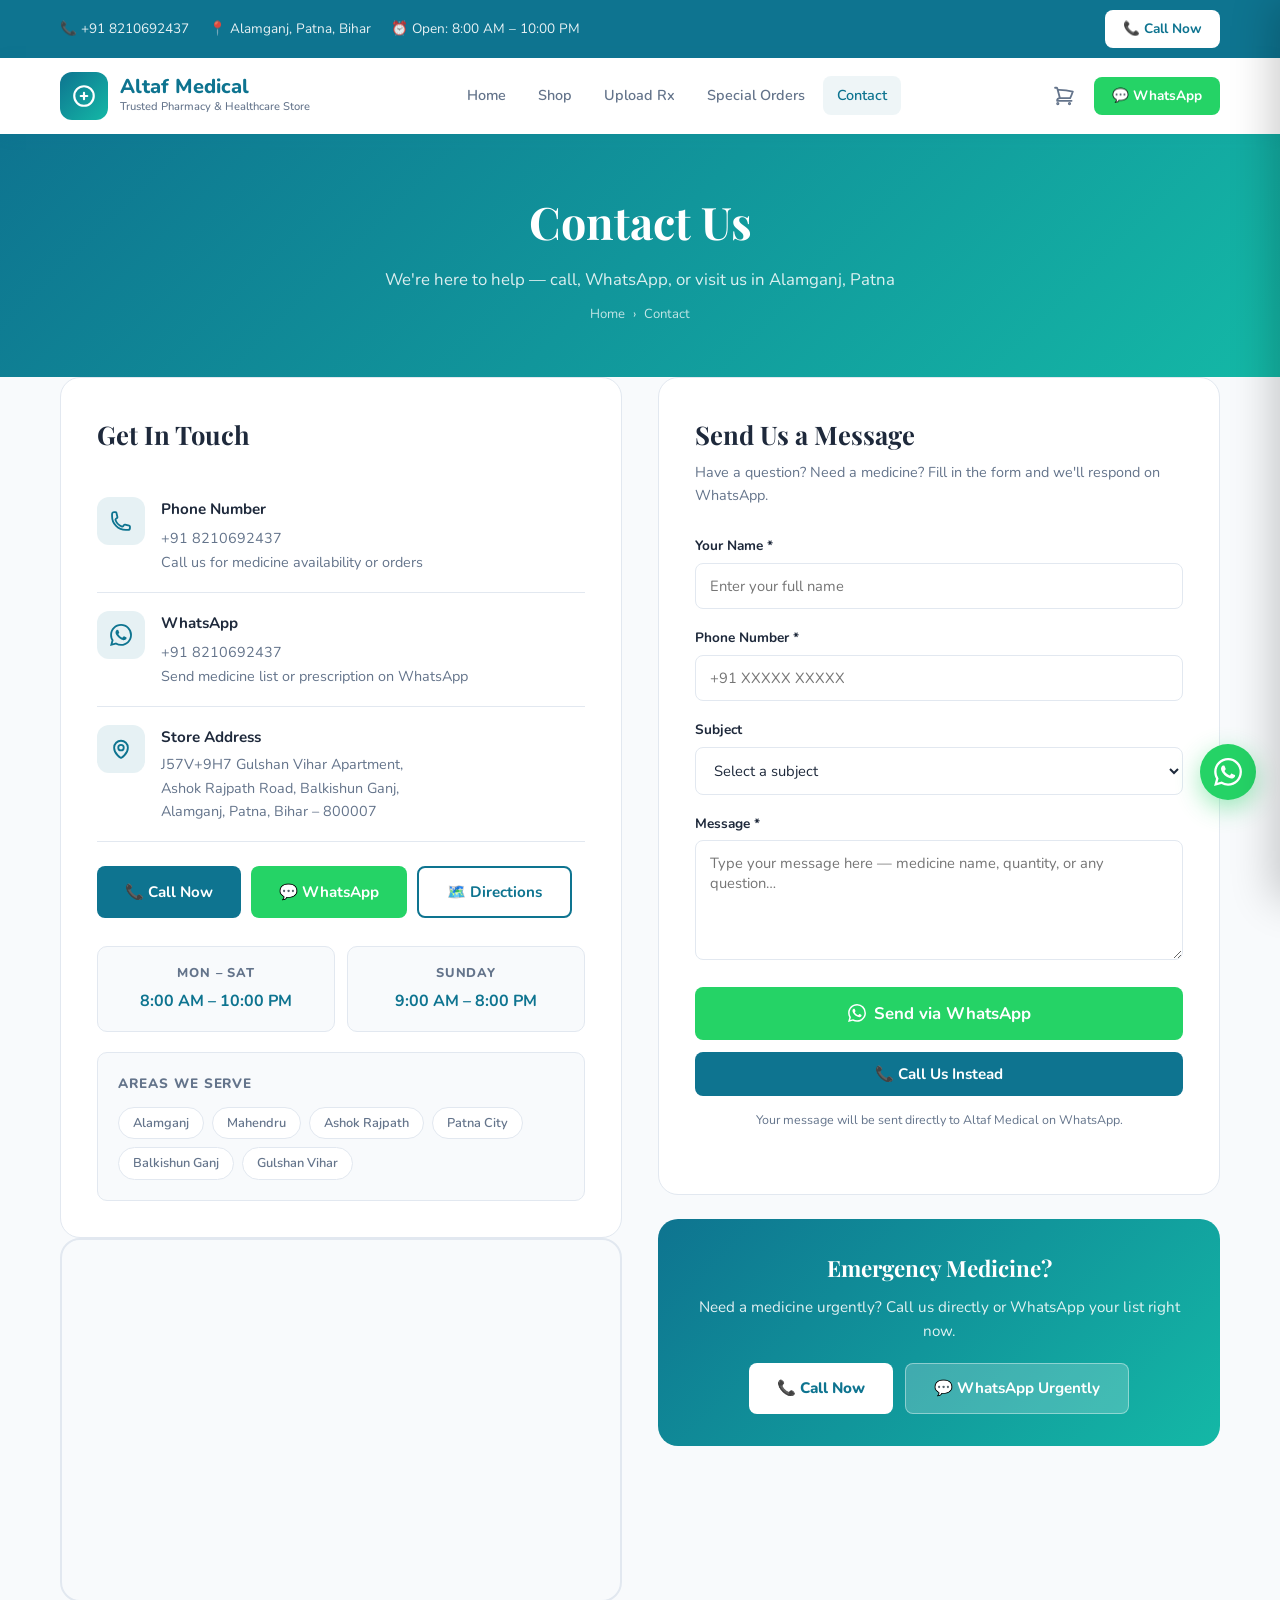
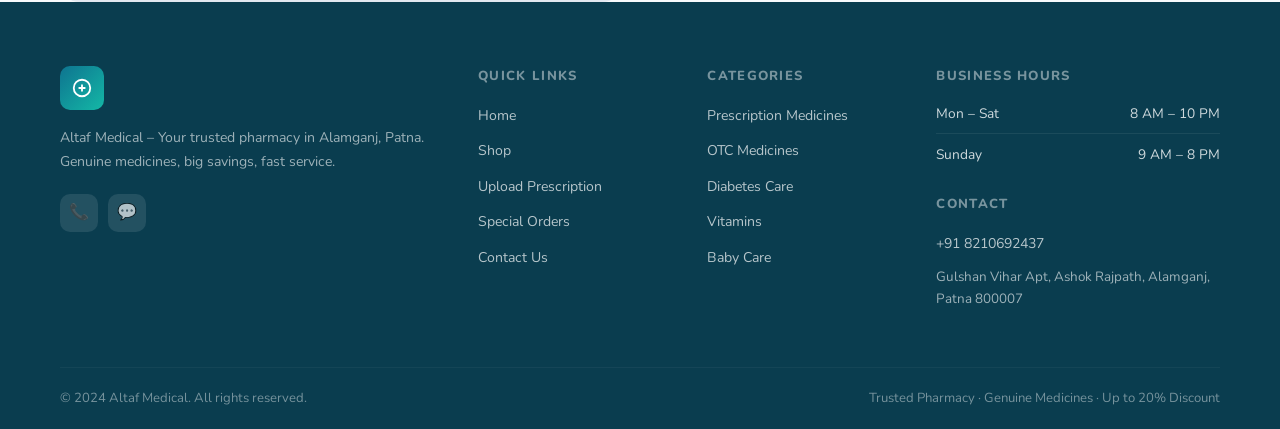
<file: contact.html>
<!doctype html>
<html lang="en">
  <head>
    <link rel="stylesheet" href="style.css" />
    <meta charset="UTF-8" />
    <meta name="viewport" content="width=device-width, initial-scale=1.0" />
    <title>
      Contact Altaf Medical – Pharmacy Alamganj, Patna | +91 8210692437
    </title>
    <meta
      name="description"
      content="Contact Altaf Medical – trusted pharmacy in Alamganj, Patna. Call +91 8210692437. Address: Gulshan Vihar Apartment, Ashok Rajpath Road, Alamganj, Patna 800007."
    />
    <link
      rel="icon"
      href="data:image/svg+xml,<svg xmlns='http://www.w3.org/2000/svg' viewBox='0 0 100 100'><rect width='100' height='100' rx='20' fill='%230E7490'/><text y='72' x='18' font-size='72' fill='white'>⚕</text></svg>"
    />
  </head>
  <body>
    <!-- Top Bar -->
    <div class="top-bar">
      <div class="container">
        <div class="top-bar-left">
          <span>📞 +91 8210692437</span>
          <span>📍 Alamganj, Patna, Bihar</span>
          <span>⏰ Open: 8:00 AM – 10:00 PM</span>
        </div>
        <div class="top-bar-right">
          <a href="tel:+918210692437" class="btn btn-white btn-sm"
            >📞 Call Now</a
          >
        </div>
      </div>
    </div>

    <!-- Navbar -->
    <nav class="navbar">
      <div class="container">
        <a href="index.html" class="logo">
          <div class="logo-icon">
            <svg
              width="26"
              height="26"
              fill="none"
              viewBox="0 0 24 24"
              stroke="currentColor"
              stroke-width="2"
            >
              <path
                stroke-linecap="round"
                stroke-linejoin="round"
                d="M12 9v6m3-3H9m12 0a9 9 0 11-18 0 9 9 0 0118 0z"
              />
            </svg>
          </div>
          <div class="logo-text">
            <h1>Altaf Medical</h1>
            <p>Trusted Pharmacy & Healthcare Store</p>
          </div>
        </a>
        <div class="nav-links">
          <a href="index.html">Home</a>
          <a href="shop.html">Shop</a>
          <a href="prescription.html">Upload Rx</a>
          <a href="special-order.html">Special Orders</a>
          <a href="contact.html" class="active">Contact</a>
        </div>
        <div class="nav-right">
          <div class="nav-cart" title="Cart">
            <svg
              width="22"
              height="22"
              fill="none"
              viewBox="0 0 24 24"
              stroke="currentColor"
              stroke-width="2"
            >
              <path
                stroke-linecap="round"
                stroke-linejoin="round"
                d="M2.25 3h1.386c.51 0 .955.343 1.087.835l.383 1.437M7.5 14.25a3 3 0 00-3 3h15.75m-12.75-3h11.218c1.121-2.3 2.1-4.684 2.924-7.138a60.114 60.114 0 00-16.536-1.84M7.5 14.25L5.106 5.272M6 20.25a.75.75 0 11-1.5 0 .75.75 0 011.5 0zm12.75 0a.75.75 0 11-1.5 0 .75.75 0 011.5 0z"
              />
            </svg>
            <span class="cart-badge" style="display: none">0</span>
          </div>
          <a
            href="https://wa.me/918210692437"
            target="_blank"
            class="btn btn-whatsapp btn-sm"
            >💬 WhatsApp</a
          >
          <div class="hamburger" id="hamburger">
            <span></span><span></span><span></span>
          </div>
        </div>
      </div>
      <div class="mobile-nav" id="mobileNav">
        <a href="index.html">Home</a>
        <a href="shop.html">Shop</a>
        <a href="prescription.html">Upload Prescription</a>
        <a href="special-order.html">Special Orders</a>
        <a href="contact.html" class="active">Contact</a>
        <a
          href="https://wa.me/918210692437"
          target="_blank"
          style="color: #25d366; font-weight: 700"
          >💬 WhatsApp Us</a
        >
      </div>
    </nav>

    <!-- Page Header -->
    <div class="page-header">
      <div class="container">
        <h1>Contact Us</h1>
        <p>
          We're here to help — call, WhatsApp, or visit us in Alamganj, Patna
        </p>
        <div class="breadcrumb">
          <a href="index.html">Home</a> <span>›</span> <span>Contact</span>
        </div>
      </div>
    </div>

    <!-- Contact Grid -->
    <div class="container">
      <div class="contact-grid">
        <!-- Left: Info -->
        <div>
          <div class="contact-info-card">
            <h2>Get In Touch</h2>

            <div class="contact-item">
              <div class="contact-icon">
                <svg
                  width="22"
                  height="22"
                  fill="none"
                  viewBox="0 0 24 24"
                  stroke="currentColor"
                  stroke-width="2"
                >
                  <path
                    stroke-linecap="round"
                    stroke-linejoin="round"
                    d="M2.25 6.75c0 8.284 6.716 15 15 15h2.25a2.25 2.25 0 002.25-2.25v-1.372c0-.516-.351-.966-.852-1.091l-4.423-1.106c-.44-.11-.902.055-1.173.417l-.97 1.293c-.282.376-.769.542-1.21.38a12.035 12.035 0 01-7.143-7.143c-.162-.441.004-.928.38-1.21l1.293-.97c.363-.271.527-.734.417-1.173L6.963 3.102a1.125 1.125 0 00-1.091-.852H4.5A2.25 2.25 0 002.25 4.5v2.25z"
                  />
                </svg>
              </div>
              <div class="contact-item-text">
                <h4>Phone Number</h4>
                <a href="tel:+918210692437">+91 8210692437</a>
                <p>Call us for medicine availability or orders</p>
              </div>
            </div>

            <div class="contact-item">
              <div class="contact-icon">
                <svg
                  width="22"
                  height="22"
                  viewBox="0 0 24 24"
                  fill="currentColor"
                >
                  <path
                    d="M17.472 14.382c-.297-.149-1.758-.867-2.03-.967-.273-.099-.471-.148-.67.15-.197.297-.767.966-.94 1.164-.173.199-.347.223-.644.075-.297-.15-1.255-.463-2.39-1.475-.883-.788-1.48-1.761-1.653-2.059-.173-.297-.018-.458.13-.606.134-.133.298-.347.446-.52.149-.174.198-.298.298-.497.099-.198.05-.371-.025-.52-.075-.149-.669-1.612-.916-2.207-.242-.579-.487-.5-.669-.51-.173-.008-.371-.01-.57-.01-.198 0-.52.074-.792.372-.272.297-1.04 1.016-1.04 2.479 0 1.462 1.065 2.875 1.213 3.074.149.198 2.096 3.2 5.077 4.487.709.306 1.262.489 1.694.625.712.227 1.36.195 1.871.118.571-.085 1.758-.719 2.006-1.413.248-.694.248-1.289.173-1.413-.074-.124-.272-.198-.57-.347m-5.421 7.403h-.004a9.87 9.87 0 01-5.031-1.378l-.361-.214-3.741.982.998-3.648-.235-.374a9.86 9.86 0 01-1.51-5.26c.001-5.45 4.436-9.884 9.888-9.884 2.64 0 5.122 1.03 6.988 2.898a9.825 9.825 0 012.893 6.994c-.003 5.45-4.437 9.884-9.885 9.884m8.413-18.297A11.815 11.815 0 0012.05 0C5.495 0 .16 5.335.157 11.892c0 2.096.547 4.142 1.588 5.945L.057 24l6.305-1.654a11.882 11.882 0 005.683 1.448h.005c6.554 0 11.89-5.335 11.893-11.893a11.821 11.821 0 00-3.48-8.413z"
                  />
                </svg>
              </div>
              <div class="contact-item-text">
                <h4>WhatsApp</h4>
                <a href="https://wa.me/918210692437" target="_blank"
                  >+91 8210692437</a
                >
                <p>Send medicine list or prescription on WhatsApp</p>
              </div>
            </div>

            <div class="contact-item">
              <div class="contact-icon">
                <svg
                  width="22"
                  height="22"
                  fill="none"
                  viewBox="0 0 24 24"
                  stroke="currentColor"
                  stroke-width="2"
                >
                  <path
                    stroke-linecap="round"
                    stroke-linejoin="round"
                    d="M15 10.5a3 3 0 11-6 0 3 3 0 016 0z"
                  />
                  <path
                    stroke-linecap="round"
                    stroke-linejoin="round"
                    d="M19.5 10.5c0 7.142-7.5 11.25-7.5 11.25S4.5 17.642 4.5 10.5a7.5 7.5 0 1115 0z"
                  />
                </svg>
              </div>
              <div class="contact-item-text">
                <h4>Store Address</h4>
                <p>
                  J57V+9H7 Gulshan Vihar Apartment,<br />Ashok Rajpath Road,
                  Balkishun Ganj,<br />Alamganj, Patna, Bihar – 800007
                </p>
              </div>
            </div>

            <div class="contact-action-btns">
              <a href="tel:+918210692437" class="btn btn-primary"
                >📞 Call Now</a
              >
              <a
                href="https://wa.me/918210692437?text=Hello Altaf Medical!"
                target="_blank"
                class="btn btn-whatsapp"
                >💬 WhatsApp</a
              >
              <a
                href="https://maps.google.com/?q=Gulshan+Vihar+Apartment+Ashok+Rajpath+Alamganj+Patna+Bihar+800007"
                target="_blank"
                class="btn btn-outline"
                >🗺️ Directions</a
              >
            </div>

            <!-- Business Hours -->
            <div class="hours-grid">
              <div class="hours-card">
                <h4>Mon – Sat</h4>
                <p>8:00 AM – 10:00 PM</p>
              </div>
              <div class="hours-card">
                <h4>Sunday</h4>
                <p>9:00 AM – 8:00 PM</p>
              </div>
            </div>

            <!-- Service Areas -->
            <div class="service-areas">
              <h4>Areas We Serve</h4>
              <div class="area-tags">
                <span class="area-tag">Alamganj</span>
                <span class="area-tag">Mahendru</span>
                <span class="area-tag">Ashok Rajpath</span>
                <span class="area-tag">Patna City</span>
                <span class="area-tag">Balkishun Ganj</span>
                <span class="area-tag">Gulshan Vihar</span>
              </div>
            </div>
          </div>

          <!-- Google Map -->
          <div class="map-container">
            <iframe
              src="https://www.google.com/maps/embed?pb=!1m18!1m12!1m3!1d3597.6614485!2d85.1748!3d25.6093!2m3!1f0!2f0!3f0!3m2!1i1024!2i768!4f13.1!3m3!1m2!1s0x39ed58e3e5d03985%3A0x6f5e1c6e2b7b3f0!2sAlamganj%2C%20Patna%2C%20Bihar!5e0!3m2!1sen!2sin!4v1700000000000!5m2!1sen!2sin"
              allowfullscreen=""
              loading="lazy"
              referrerpolicy="no-referrer-when-downgrade"
              title="Altaf Medical Location – Alamganj, Patna"
            >
            </iframe>
          </div>
        </div>

        <!-- Right: Contact Form -->
        <div>
          <div class="form-card">
            <h2>Send Us a Message</h2>
            <p>
              Have a question? Need a medicine? Fill in the form and we'll
              respond on WhatsApp.
            </p>

            <div class="form-field">
              <label>Your Name *</label>
              <input
                type="text"
                id="contactName"
                placeholder="Enter your full name"
                required
              />
            </div>
            <div class="form-field">
              <label>Phone Number *</label>
              <input
                type="tel"
                id="contactPhone"
                placeholder="+91 XXXXX XXXXX"
                required
              />
            </div>
            <div class="form-field">
              <label>Subject</label>
              <select id="contactSubject">
                <option value="">Select a subject</option>
                <option value="Medicine Availability">
                  Medicine Availability
                </option>
                <option value="Special Medicine Order">
                  Special Medicine Order
                </option>
                <option value="Prescription Order">Prescription Order</option>
                <option value="Pricing & Discount">Pricing & Discount</option>
                <option value="General Enquiry">General Enquiry</option>
              </select>
            </div>
            <div class="form-field">
              <label>Message *</label>
              <textarea
                id="contactMsg"
                placeholder="Type your message here — medicine name, quantity, or any question…"
                required
              ></textarea>
            </div>
            <button
              class="btn btn-whatsapp btn-block btn-lg"
              onclick="sendContactWhatsApp()"
              style="margin-bottom: 12px"
            >
              <svg
                width="18"
                height="18"
                viewBox="0 0 24 24"
                fill="currentColor"
              >
                <path
                  d="M17.472 14.382c-.297-.149-1.758-.867-2.03-.967-.273-.099-.471-.148-.67.15-.197.297-.767.966-.94 1.164-.173.199-.347.223-.644.075-.297-.15-1.255-.463-2.39-1.475-.883-.788-1.48-1.761-1.653-2.059-.173-.297-.018-.458.13-.606.134-.133.298-.347.446-.52.149-.174.198-.298.298-.497.099-.198.05-.371-.025-.52-.075-.149-.669-1.612-.916-2.207-.242-.579-.487-.5-.669-.51-.173-.008-.371-.01-.57-.01-.198 0-.52.074-.792.372-.272.297-1.04 1.016-1.04 2.479 0 1.462 1.065 2.875 1.213 3.074.149.198 2.096 3.2 5.077 4.487.709.306 1.262.489 1.694.625.712.227 1.36.195 1.871.118.571-.085 1.758-.719 2.006-1.413.248-.694.248-1.289.173-1.413-.074-.124-.272-.198-.57-.347m-5.421 7.403h-.004a9.87 9.87 0 01-5.031-1.378l-.361-.214-3.741.982.998-3.648-.235-.374a9.86 9.86 0 01-1.51-5.26c.001-5.45 4.436-9.884 9.888-9.884 2.64 0 5.122 1.03 6.988 2.898a9.825 9.825 0 012.893 6.994c-.003 5.45-4.437 9.884-9.885 9.884m8.413-18.297A11.815 11.815 0 0012.05 0C5.495 0 .16 5.335.157 11.892c0 2.096.547 4.142 1.588 5.945L.057 24l6.305-1.654a11.882 11.882 0 005.683 1.448h.005c6.554 0 11.89-5.335 11.893-11.893a11.821 11.821 0 00-3.48-8.413z"
                />
              </svg>
              Send via WhatsApp
            </button>
            <button
              class="btn btn-primary btn-block"
              onclick="sendContactCall()"
            >
              📞 Call Us Instead
            </button>
            <p
              style="
                font-size: 0.78rem;
                color: var(--text-muted);
                text-align: center;
                margin-top: 14px;
              "
            >
              Your message will be sent directly to Altaf Medical on WhatsApp.
            </p>
          </div>

          <!-- Quick Actions Card -->
          <div
            style="
              background: linear-gradient(
                135deg,
                var(--primary),
                var(--secondary)
              );
              border-radius: var(--radius-lg);
              padding: 32px;
              color: #fff;
              margin-top: 24px;
              text-align: center;
            "
          >
            <h3
              style="
                font-family: var(--font-head);
                font-size: 1.4rem;
                margin-bottom: 8px;
              "
            >
              Emergency Medicine?
            </h3>
            <p style="opacity: 0.88; font-size: 0.95rem; margin-bottom: 20px">
              Need a medicine urgently? Call us directly or WhatsApp your list
              right now.
            </p>
            <div
              style="
                display: flex;
                gap: 12px;
                justify-content: center;
                flex-wrap: wrap;
              "
            >
              <a
                href="tel:+918210692437"
                class="btn"
                style="
                  background: #fff;
                  color: var(--primary);
                  font-weight: 800;
                "
                >📞 Call Now</a
              >
              <a
                href="https://wa.me/918210692437?text=URGENT: I need medicine immediately."
                target="_blank"
                class="btn"
                style="
                  background: rgba(255, 255, 255, 0.2);
                  color: #fff;
                  border: 1.5px solid rgba(255, 255, 255, 0.4);
                "
                >💬 WhatsApp Urgently</a
              >
            </div>
          </div>
        </div>
      </div>
    </div>

    <!-- Footer -->
    <footer class="footer">
      <div class="container">
        <div class="footer-grid">
          <div class="footer-brand">
            <div
              class="logo-icon"
              style="
                width: 44px;
                height: 44px;
                background: linear-gradient(
                  135deg,
                  var(--primary),
                  var(--secondary)
                );
                border-radius: 10px;
                display: flex;
                align-items: center;
                justify-content: center;
                margin-bottom: 16px;
              "
            >
              <svg
                width="22"
                height="22"
                fill="none"
                viewBox="0 0 24 24"
                stroke="white"
                stroke-width="2"
              >
                <path
                  stroke-linecap="round"
                  stroke-linejoin="round"
                  d="M12 9v6m3-3H9m12 0a9 9 0 11-18 0 9 9 0 0118 0z"
                />
              </svg>
            </div>
            <p>
              Altaf Medical – Your trusted pharmacy in Alamganj, Patna. Genuine
              medicines, big savings, fast service.
            </p>
            <div class="footer-social">
              <a href="tel:+918210692437" class="social-btn" title="Call">📞</a>
              <a
                href="https://wa.me/918210692437"
                target="_blank"
                class="social-btn"
                title="WhatsApp"
                >💬</a
              >
            </div>
          </div>
          <div>
            <h4>Quick Links</h4>
            <ul>
              <li><a href="index.html">Home</a></li>
              <li><a href="shop.html">Shop</a></li>
              <li><a href="prescription.html">Upload Prescription</a></li>
              <li><a href="special-order.html">Special Orders</a></li>
              <li><a href="contact.html">Contact Us</a></li>
            </ul>
          </div>
          <div>
            <h4>Categories</h4>
            <ul>
              <li><a href="shop.html">Prescription Medicines</a></li>
              <li><a href="shop.html">OTC Medicines</a></li>
              <li><a href="shop.html">Diabetes Care</a></li>
              <li><a href="shop.html">Vitamins</a></li>
              <li><a href="shop.html">Baby Care</a></li>
            </ul>
          </div>
          <div>
            <h4>Business Hours</h4>
            <ul class="footer-hours">
              <li><span>Mon – Sat</span><span>8 AM – 10 PM</span></li>
              <li><span>Sunday</span><span>9 AM – 8 PM</span></li>
            </ul>
            <h4 style="margin-top: 20px">Contact</h4>
            <ul>
              <li><a href="tel:+918210692437">+91 8210692437</a></li>
              <li
                style="
                  font-size: 0.84rem;
                  color: rgba(255, 255, 255, 0.6);
                  line-height: 1.6;
                "
              >
                Gulshan Vihar Apt, Ashok Rajpath, Alamganj, Patna 800007
              </li>
            </ul>
          </div>
        </div>
        <div class="footer-bottom">
          <div>© 2024 Altaf Medical. All rights reserved.</div>
          <div>Trusted Pharmacy · Genuine Medicines · Up to 20% Discount</div>
        </div>
      </div>
    </footer>

    <!-- Cart Drawer -->
    <div class="cart-overlay"></div>
    <div class="cart-drawer">
      <div class="cart-header">
        <h2>🛒 Your Cart</h2>
        <div class="cart-close">
          <svg
            width="18"
            height="18"
            fill="none"
            viewBox="0 0 24 24"
            stroke="currentColor"
            stroke-width="2.5"
          >
            <path
              stroke-linecap="round"
              stroke-linejoin="round"
              d="M6 18L18 6M6 6l12 12"
            />
          </svg>
        </div>
      </div>
      <div class="cart-body">
        <div class="cart-empty">
          <svg
            width="60"
            height="60"
            fill="none"
            viewBox="0 0 24 24"
            stroke="currentColor"
            stroke-width="1.5"
          >
            <path
              stroke-linecap="round"
              stroke-linejoin="round"
              d="M2.25 3h1.386c.51 0 .955.343 1.087.835l.383 1.437M7.5 14.25a3 3 0 00-3 3h15.75m-12.75-3h11.218c1.121-2.3 2.1-4.684 2.924-7.138a60.114 60.114 0 00-16.536-1.84M7.5 14.25L5.106 5.272M6 20.25a.75.75 0 11-1.5 0 .75.75 0 011.5 0zm12.75 0a.75.75 0 11-1.5 0 .75.75 0 011.5 0z"
            />
          </svg>
          <p>Cart is empty</p>
        </div>
      </div>
      <div class="cart-footer">
        <div class="cart-total">
          <span>Total</span><span class="cart-total-amount">₹0.00</span>
        </div>
        <button class="btn btn-whatsapp btn-block btn-lg checkout-whatsapp">
          💬 Order via WhatsApp
        </button>
        <p class="cart-note">
          Your order will be sent to Altaf Medical on WhatsApp.
        </p>
      </div>
    </div>

    <!-- Floating WhatsApp -->
    <div class="float-whatsapp">
      <a
        href="https://wa.me/918210692437?text=Hello Altaf Medical!"
        target="_blank"
        title="Chat on WhatsApp"
        ><svg width="28" height="28" viewBox="0 0 24 24" fill="currentColor">
          <path
            d="M17.472 14.382c-.297-.149-1.758-.867-2.03-.967-.273-.099-.471-.148-.67.15-.197.297-.767.966-.94 1.164-.173.199-.347.223-.644.075-.297-.15-1.255-.463-2.39-1.475-.883-.788-1.48-1.761-1.653-2.059-.173-.297-.018-.458.13-.606.134-.133.298-.347.446-.52.149-.174.198-.298.298-.497.099-.198.05-.371-.025-.52-.075-.149-.669-1.612-.916-2.207-.242-.579-.487-.5-.669-.51-.173-.008-.371-.01-.57-.01-.198 0-.52.074-.792.372-.272.297-1.04 1.016-1.04 2.479 0 1.462 1.065 2.875 1.213 3.074.149.198 2.096 3.2 5.077 4.487.709.306 1.262.489 1.694.625.712.227 1.36.195 1.871.118.571-.085 1.758-.719 2.006-1.413.248-.694.248-1.289.173-1.413-.074-.124-.272-.198-.57-.347m-5.421 7.403h-.004a9.87 9.87 0 01-5.031-1.378l-.361-.214-3.741.982.998-3.648-.235-.374a9.86 9.86 0 01-1.51-5.26c.001-5.45 4.436-9.884 9.888-9.884 2.64 0 5.122 1.03 6.988 2.898a9.825 9.825 0 012.893 6.994c-.003 5.45-4.437 9.884-9.885 9.884m8.413-18.297A11.815 11.815 0 0012.05 0C5.495 0 .16 5.335.157 11.892c0 2.096.547 4.142 1.588 5.945L.057 24l6.305-1.654a11.882 11.882 0 005.683 1.448h.005c6.554 0 11.89-5.335 11.893-11.893a11.821 11.821 0 00-3.48-8.413z"
          /></svg
      ></a>
    </div>

    <!-- Mobile Bottom Bar -->
    <div class="mobile-bottom-bar">
      <div class="bar-inner">
        <a href="index.html" class="mob-btn"
          ><svg
            width="22"
            height="22"
            fill="none"
            viewBox="0 0 24 24"
            stroke="currentColor"
            stroke-width="2"
          >
            <path
              stroke-linecap="round"
              stroke-linejoin="round"
              d="M2.25 12l8.954-8.955c.44-.439 1.152-.439 1.591 0L21.75 12M4.5 9.75v10.125c0 .621.504 1.125 1.125 1.125H9.75v-4.875c0-.621.504-1.125 1.125-1.125h2.25c.621 0 1.125.504 1.125 1.125V21h4.125c.621 0 1.125-.504 1.125-1.125V9.75M8.25 21h8.25"
            /></svg
          >Home</a
        >
        <a href="shop.html" class="mob-btn"
          ><svg
            width="22"
            height="22"
            fill="none"
            viewBox="0 0 24 24"
            stroke="currentColor"
            stroke-width="2"
          >
            <path
              stroke-linecap="round"
              stroke-linejoin="round"
              d="M20.25 7.5l-.625 10.632a2.25 2.25 0 01-2.247 2.118H6.622a2.25 2.25 0 01-2.247-2.118L3.75 7.5M10 11.25h4M3.375 7.5h17.25c.621 0 1.125-.504 1.125-1.125v-1.5c0-.621-.504-1.125-1.125-1.125H3.375c-.621 0-1.125.504-1.125 1.125v1.5c0 .621.504 1.125 1.125 1.125z"
            /></svg
          >Shop</a
        >
        <div class="mob-btn cart-mob">
          <svg
            width="22"
            height="22"
            fill="none"
            viewBox="0 0 24 24"
            stroke="currentColor"
            stroke-width="2"
          >
            <path
              stroke-linecap="round"
              stroke-linejoin="round"
              d="M2.25 3h1.386c.51 0 .955.343 1.087.835l.383 1.437M7.5 14.25a3 3 0 00-3 3h15.75m-12.75-3h11.218c1.121-2.3 2.1-4.684 2.924-7.138a60.114 60.114 0 00-16.536-1.84M7.5 14.25L5.106 5.272M6 20.25a.75.75 0 11-1.5 0 .75.75 0 011.5 0zm12.75 0a.75.75 0 11-1.5 0 .75.75 0 011.5 0z"
            /></svg
          ><span class="mob-badge" style="display: none">0</span>Cart
        </div>
        <a
          href="https://wa.me/918210692437"
          target="_blank"
          class="mob-btn whatsapp-mob"
          ><svg width="22" height="22" viewBox="0 0 24 24" fill="currentColor">
            <path
              d="M17.472 14.382c-.297-.149-1.758-.867-2.03-.967-.273-.099-.471-.148-.67.15-.197.297-.767.966-.94 1.164-.173.199-.347.223-.644.075-.297-.15-1.255-.463-2.39-1.475-.883-.788-1.48-1.761-1.653-2.059-.173-.297-.018-.458.13-.606.134-.133.298-.347.446-.52.149-.174.198-.298.298-.497.099-.198.05-.371-.025-.52-.075-.149-.669-1.612-.916-2.207-.242-.579-.487-.5-.669-.51-.173-.008-.371-.01-.57-.01-.198 0-.52.074-.792.372-.272.297-1.04 1.016-1.04 2.479 0 1.462 1.065 2.875 1.213 3.074.149.198 2.096 3.2 5.077 4.487.709.306 1.262.489 1.694.625.712.227 1.36.195 1.871.118.571-.085 1.758-.719 2.006-1.413.248-.694.248-1.289.173-1.413-.074-.124-.272-.198-.57-.347m-5.421 7.403h-.004a9.87 9.87 0 01-5.031-1.378l-.361-.214-3.741.982.998-3.648-.235-.374a9.86 9.86 0 01-1.51-5.26c.001-5.45 4.436-9.884 9.888-9.884 2.64 0 5.122 1.03 6.988 2.898a9.825 9.825 0 012.893 6.994c-.003 5.45-4.437 9.884-9.885 9.884m8.413-18.297A11.815 11.815 0 0012.05 0C5.495 0 .16 5.335.157 11.892c0 2.096.547 4.142 1.588 5.945L.057 24l6.305-1.654a11.882 11.882 0 005.683 1.448h.005c6.554 0 11.89-5.335 11.893-11.893a11.821 11.821 0 00-3.48-8.413z"
            /></svg
          >WhatsApp</a
        >
      </div>
    </div>

    <div class="toast-container"></div>
    <script>
      /* =============================================
   ALTAF MEDICAL — Main JavaScript
   ============================================= */

      "use strict";

      // ── Cart State ──────────────────────────────────
      const cart = { items: [], total: 0 };

      function addToCart(name, price, category) {
        const existing = cart.items.find((i) => i.name === name);
        if (existing) {
          existing.qty += 1;
        } else {
          cart.items.push({ name, price, category, qty: 1 });
        }
        cart.total = cart.items.reduce((s, i) => s + i.price * i.qty, 0);
        updateCartUI();
        showToast(`${name} added to cart`, "success");
        openCart();
      }

      function removeFromCart(name) {
        cart.items = cart.items.filter((i) => i.name !== name);
        cart.total = cart.items.reduce((s, i) => s + i.price * i.qty, 0);
        updateCartUI();
      }

      function updateCartUI() {
        const count = cart.items.reduce((s, i) => s + i.qty, 0);
        // Badges
        document.querySelectorAll(".cart-badge, .mob-badge").forEach((el) => {
          el.textContent = count;
          el.style.display = count > 0 ? "flex" : "none";
        });
        // Cart body
        const body = document.querySelector(".cart-body");
        if (!body) return;
        if (cart.items.length === 0) {
          body.innerHTML = `<div class="cart-empty">
      <svg width="60" height="60" fill="none" viewBox="0 0 24 24" stroke="currentColor" stroke-width="1.5"><path stroke-linecap="round" stroke-linejoin="round" d="M2.25 3h1.386c.51 0 .955.343 1.087.835l.383 1.437M7.5 14.25a3 3 0 00-3 3h15.75m-12.75-3h11.218c1.121-2.3 2.1-4.684 2.924-7.138a60.114 60.114 0 00-16.536-1.84M7.5 14.25L5.106 5.272M6 20.25a.75.75 0 11-1.5 0 .75.75 0 011.5 0zm12.75 0a.75.75 0 11-1.5 0 .75.75 0 011.5 0z"/></svg>
      <p>Your cart is empty</p><p style="font-size:.8rem;margin-top:6px">Add medicines to get started</p>
    </div>`;
        } else {
          body.innerHTML = cart.items
            .map(
              (item) => `
      <div class="cart-item">
        <div class="cart-item-img">
          <svg width="28" height="28" fill="none" viewBox="0 0 24 24" stroke="currentColor" stroke-width="1.5"><path stroke-linecap="round" stroke-linejoin="round" d="M9 3.75H6.912a2.25 2.25 0 00-2.15 1.588L2.35 13.177a2.25 2.25 0 00-.1.661V18a2.25 2.25 0 002.25 2.25h15A2.25 2.25 0 0021.75 18v-4.162c0-.224-.034-.447-.1-.661L19.24 5.338a2.25 2.25 0 00-2.15-1.588H15M2.25 13.5h3.86a2.25 2.25 0 012.012 1.244l.256.512a2.25 2.25 0 002.013 1.244h3.218a2.25 2.25 0 002.013-1.244l.256-.512a2.25 2.25 0 012.013-1.244h3.859M12 3v8.25m0 0l-3-3m3 3l3-3"/></svg>
        </div>
        <div class="cart-item-info">
          <div class="cart-item-name">${item.name}</div>
          <div class="cart-item-price">₹${item.price.toFixed(2)}</div>
          <div class="cart-item-qty">Qty: ${item.qty}</div>
          <span class="cart-item-remove" onclick="removeFromCart('${item.name}')">✕ Remove</span>
        </div>
      </div>
    `,
            )
            .join("");
        }
        // Total
        const totalEl = document.querySelector(".cart-total-amount");
        if (totalEl) totalEl.textContent = `₹${cart.total.toFixed(2)}`;
      }

      function openCart() {
        document.querySelector(".cart-overlay")?.classList.add("open");
        document.querySelector(".cart-drawer")?.classList.add("open");
        document.body.style.overflow = "hidden";
      }
      function closeCart() {
        document.querySelector(".cart-overlay")?.classList.remove("open");
        document.querySelector(".cart-drawer")?.classList.remove("open");
        document.body.style.overflow = "";
      }

      // ── WhatsApp Order ──────────────────────────────
      function orderViaWhatsApp() {
        if (cart.items.length === 0) {
          showToast("Your cart is empty!");
          return;
        }
        const lines = cart.items
          .map(
            (i) => `• ${i.name} x${i.qty} — ₹${(i.price * i.qty).toFixed(2)}`,
          )
          .join("\n");
        const msg = `Hello Altaf Medical! I would like to order:\n\n${lines}\n\nTotal: ₹${cart.total.toFixed(2)}\n\nPlease confirm availability.`;
        window.open(
          `https://wa.me/918210692437?text=${encodeURIComponent(msg)}`,
          "_blank",
        );
      }

      // ── Toast ───────────────────────────────────────
      function showToast(message, type = "") {
        const container =
          document.querySelector(".toast-container") ||
          (() => {
            const el = document.createElement("div");
            el.className = "toast-container";
            document.body.appendChild(el);
            return el;
          })();
        const toast = document.createElement("div");
        toast.className = `toast ${type}`;
        toast.innerHTML = `<svg width="16" height="16" fill="none" viewBox="0 0 24 24" stroke="currentColor" stroke-width="2.5"><path stroke-linecap="round" stroke-linejoin="round" d="M9 12.75L11.25 15 15 9.75M21 12a9 9 0 11-18 0 9 9 0 0118 0z"/></svg>${message}`;
        container.appendChild(toast);
        setTimeout(() => toast.classList.add("show"), 10);
        setTimeout(() => {
          toast.classList.remove("show");
          setTimeout(() => toast.remove(), 300);
        }, 3000);
      }

      // ── FAQ ─────────────────────────────────────────
      function initFAQ() {
        document.querySelectorAll(".faq-q").forEach((btn) => {
          btn.addEventListener("click", () => {
            const item = btn.closest(".faq-item");
            const isOpen = item.classList.contains("open");
            document
              .querySelectorAll(".faq-item")
              .forEach((i) => i.classList.remove("open"));
            if (!isOpen) item.classList.add("open");
          });
        });
      }

      // ── Navbar ──────────────────────────────────────
      function initNavbar() {
        const hamburger = document.querySelector(".hamburger");
        const mobileNav = document.querySelector(".mobile-nav");
        hamburger?.addEventListener("click", () =>
          mobileNav?.classList.toggle("open"),
        );

        // Active link
        const currentPage = location.pathname.split("/").pop() || "index.html";
        document
          .querySelectorAll(".nav-links a, .mobile-nav a")
          .forEach((a) => {
            const href = a.getAttribute("href");
            if (
              href === currentPage ||
              (currentPage === "" && href === "index.html")
            ) {
              a.classList.add("active");
            }
          });

        // Sticky shadow
        const navbar = document.querySelector(".navbar");
        window.addEventListener("scroll", () => {
          navbar?.classList.toggle("scrolled", window.scrollY > 20);
        });
      }

      // ── Search ──────────────────────────────────────
      function initSearch() {
        const input = document.querySelector(".search-input");
        const btn = document.querySelector(".search-btn");
        if (!input) return;
        const go = () => {
          const q = input.value.trim();
          if (q) window.location.href = `shop.html?q=${encodeURIComponent(q)}`;
        };
        btn?.addEventListener("click", go);
        input.addEventListener("keydown", (e) => e.key === "Enter" && go());
      }

      // ── Category Filter ─────────────────────────────
      function initCategoryFilter() {
        document.querySelectorAll(".category-card").forEach((card) => {
          card.addEventListener("click", () => {
            document
              .querySelectorAll(".category-card")
              .forEach((c) => c.classList.remove("active"));
            card.classList.add("active");
            const cat = card.dataset.cat;
            filterProducts(cat);
          });
        });
      }

      function filterProducts(cat) {
        document.querySelectorAll(".product-card[data-cat]").forEach((card) => {
          if (cat === "all" || !cat) {
            card.style.display = "";
          } else {
            card.style.display = card.dataset.cat === cat ? "" : "none";
          }
        });
      }

      // ── Shop Page Filters ───────────────────────────
      // Map ?cat= URL values (from index.html category cards) → data-cat values on shop cards
      const SHOP_CAT_ALIAS = {
        rx: "prescription",
        vitamins: "vitamins",
        otc: "otc",
        diabetes: "diabetes",
        baby: "baby",
        surgical: "surgical",
        personal: "personal",
      };

      function initShopFilters() {
        const params = new URLSearchParams(location.search);
        const q = params.get("q");
        const catRaw = params.get("cat");

        if (q) {
          const searchInput = document.querySelector("#shopSearch");
          if (searchInput) searchInput.value = q;
        }

        if (catRaw) {
          const resolved = SHOP_CAT_ALIAS[catRaw] || catRaw;
          // Activate matching pill if present
          document.querySelectorAll(".cat-pill").forEach((p) => {
            const isMatch = p.dataset.cat === resolved;
            p.classList.toggle("active", isMatch);
            if (isMatch && typeof setPillFilter !== "undefined") {
              // update currentCat on shop page
              window._shopCurrentCat = resolved;
            }
          });
        }

        if (q || catRaw) applyShopFilters();

        document.querySelectorAll(".filter-check input").forEach((cb) => {
          cb.addEventListener("change", applyShopFilters);
        });

        document
          .querySelector("#sortSelect")
          ?.addEventListener("change", applyShopFilters);
        document
          .querySelector("#shopSearch")
          ?.addEventListener("input", applyShopFilters);
      }

      function applyShopFilters() {
        const q =
          document.querySelector("#shopSearch")?.value.toLowerCase() || "";
        const selectedCats = [
          ...document.querySelectorAll(".filter-check input:checked"),
        ].map((i) => i.value);
        let cards = document.querySelectorAll(".shop-product-card");
        let visible = 0;
        cards.forEach((card) => {
          const name =
            card.querySelector(".product-name")?.textContent.toLowerCase() ||
            "";
          const cat = card.dataset.cat || "";
          const matchQ = !q || name.includes(q);
          const matchCat =
            selectedCats.length === 0 || selectedCats.includes(cat);
          if (matchQ && matchCat) {
            card.style.display = "";
            visible++;
          } else {
            card.style.display = "none";
          }
        });
        const countEl = document.querySelector(".results-count");
        if (countEl) countEl.textContent = `${visible} products found`;
      }

      function filterShopProducts(q, cat) {
        document.querySelectorAll(".shop-product-card").forEach((card) => {
          const name =
            card.querySelector(".product-name")?.textContent.toLowerCase() ||
            "";
          card.style.display =
            !q || name.includes(q.toLowerCase()) ? "" : "none";
        });
      }

      // ── Tabs (global helper — used on product.html) ──
      function switchTab(tabId, btn) {
        const scope = btn?.closest(".pd-tabs-nav")?.parentElement || document;
        scope
          .querySelectorAll(".pd-tab-btn, .tab-btn")
          .forEach((b) => b.classList.remove("active"));
        scope
          .querySelectorAll(".pd-tab-pane, .tab-pane")
          .forEach((p) => p.classList.remove("active"));
        btn?.classList.add("active");
        (
          scope.querySelector(`#tab-${tabId}`) ||
          document.querySelector(`#tab-${tabId}`)
        )?.classList.add("active");
      }

      // ── Tabs (legacy — class-based) ─────────────────
      function initTabs() {
        document.querySelectorAll(".tab-btn").forEach((btn) => {
          btn.addEventListener("click", () => {
            const tab = btn.dataset.tab;
            document
              .querySelectorAll(".tab-btn")
              .forEach((b) => b.classList.remove("active"));
            document
              .querySelectorAll(".tab-pane")
              .forEach((p) => p.classList.remove("active"));
            btn.classList.add("active");
            document.querySelector(`#tab-${tab}`)?.classList.add("active");
          });
        });
      }

      // ── Medicine Request Form ────────────────────────
      function initRequestForm() {
        const form = document.querySelector("#requestForm");
        form?.addEventListener("submit", (e) => {
          e.preventDefault();
          const name = form.querySelector("[name=name]")?.value || "";
          const phone = form.querySelector("[name=phone]")?.value || "";
          const medicine = form.querySelector("[name=medicine]")?.value || "";
          const msg = form.querySelector("[name=message]")?.value || "";
          const waMsg = `Hello Altaf Medical!\n\nMedicine Request:\nName: ${name}\nPhone: ${phone}\nMedicine: ${medicine}\n${msg ? "Note: " + msg : ""}\n\nPlease check availability.`;
          window.open(
            `https://wa.me/918210692437?text=${encodeURIComponent(waMsg)}`,
            "_blank",
          );
          showToast("Redirecting to WhatsApp…", "success");
        });
      }

      // ── Prescription Upload ─────────────────────────
      function initPrescriptionForm() {
        const form = document.querySelector("#prescriptionForm");
        if (!form) return;
        // prescription.html uses id attrs; support both name and id
        const get = (selector) =>
          form.querySelector(selector)?.value?.trim() || "";
        form.addEventListener("submit", (e) => {
          e.preventDefault();
          const name = get("[name=rxName]") || get("#rxName");
          const phone = get("[name=rxPhone]") || get("#rxPhone");
          const age = get("[name=rxAge]") || get("#rxAge");
          const urgency =
            form.querySelector("[name=rxUrgency], #rxUrgency")?.value ||
            "Normal";
          const note = get("[name=rxNote]") || get("#rxNote");
          if (!name || !phone) {
            showToast("Please enter your name and phone number.");
            return;
          }
          const waMsg = `Hello Altaf Medical!\n\n📋 PRESCRIPTION ORDER\nName: ${name}\nPhone: ${phone}${age ? "\nAge: " + age : ""}\nUrgency: ${urgency}${note ? "\nNotes: " + note : ""}\n\nI will share the prescription image on WhatsApp. Kindly confirm.`;
          window.open(
            `https://wa.me/918210692437?text=${encodeURIComponent(waMsg)}`,
            "_blank",
          );
          showToast("Redirecting to WhatsApp…", "success");
        });
      }

      // ── Special Order Form ───────────────────────────
      function initSpecialOrderForm() {
        const form = document.querySelector("#specialOrderForm");
        if (!form) return;
        form.addEventListener("submit", (e) => {
          e.preventDefault();
          const name = document.getElementById("soName")?.value.trim() || "";
          const phone = document.getElementById("soPhone")?.value.trim() || "";
          const medicine =
            document.getElementById("soMedicine")?.value.trim() || "";
          const strength =
            document.getElementById("soStrength")?.value.trim() || "";
          const qty = document.getElementById("soQty")?.value.trim() || "";
          const urgency = document.getElementById("soUrgency")?.value || "";
          const doctor =
            document.getElementById("soDoctor")?.value.trim() || "";
          const msg = document.getElementById("soMessage")?.value.trim() || "";
          const hasPrescription =
            document.getElementById("hasPrescription")?.checked;
          if (!name || !phone || !medicine) {
            showToast("Please fill in name, phone and medicine name.");
            return;
          }
          const waMsg = `Hello Altaf Medical!\n\n🔍 SPECIAL MEDICINE REQUEST\nName: ${name}\nPhone: ${phone}\nMedicine: ${medicine}${strength ? "\nStrength: " + strength : ""}${qty ? "\nQuantity: " + qty : ""}\nUrgency: ${urgency}${doctor ? "\nDoctor: " + doctor : ""}\nHas Prescription: ${hasPrescription ? "Yes" : "No"}${msg ? "\n\nDetails:\n" + msg : ""}\n\nKindly check availability and revert. Thank you!`;
          window.open(
            `https://wa.me/918210692437?text=${encodeURIComponent(waMsg)}`,
            "_blank",
          );
          showToast("Request sent on WhatsApp!", "success");
        });
      }

      // ── Product Qty Handler ──────────────────────────
      function initProductQty() {
        window.changeQty = function (delta) {
          const input = document.getElementById("pdQty");
          if (!input) return;
          input.value = Math.max(
            1,
            Math.min(99, parseInt(input.value || 1) + delta),
          );
        };
        window.addToCartFromProduct = function () {
          const qty = parseInt(document.getElementById("pdQty")?.value || 1);
          const name =
            document.querySelector(".pd-title")?.textContent?.trim() ||
            "Medicine";
          const priceEl = document.querySelector(".pd-price-current");
          const price = parseFloat(priceEl?.textContent?.replace("₹", "") || 0);
          for (let i = 0; i < qty; i++) addToCart(name, price, "Medicine");
        };
      }

      // ── Cart Events ─────────────────────────────────
      function initCartEvents() {
        document
          .querySelector(".cart-overlay")
          ?.addEventListener("click", closeCart);
        document
          .querySelector(".cart-close")
          ?.addEventListener("click", closeCart);
        document
          .querySelectorAll(".nav-cart, .mob-btn.cart-mob")
          .forEach((el) => {
            el.addEventListener("click", openCart);
          });
        document
          .querySelector(".checkout-whatsapp")
          ?.addEventListener("click", orderViaWhatsApp);
      }

      // ── Init ────────────────────────────────────────
      document.addEventListener("DOMContentLoaded", () => {
        initNavbar();
        initFAQ();
        initSearch();
        initCategoryFilter();
        initShopFilters();
        initTabs();
        initRequestForm();
        initPrescriptionForm();
        initSpecialOrderForm();
        initProductQty();
        initCartEvents();
        updateCartUI();

        // Animate on scroll (simple IntersectionObserver)
        const obs = new IntersectionObserver(
          (entries) => {
            entries.forEach((e) => {
              if (e.isIntersecting) {
                e.target.style.opacity = "1";
                e.target.style.transform = "translateY(0)";
              }
            });
          },
          { threshold: 0.1 },
        );

        document
          .querySelectorAll(".why-card, .review-card, .category-card")
          .forEach((el) => {
            el.style.opacity = "0";
            el.style.transform = "translateY(20px)";
            el.style.transition = "opacity .5s ease, transform .5s ease";
            obs.observe(el);
          });
      });
    </script>
    <script>
      function sendContactWhatsApp() {
        const name = document.getElementById("contactName").value.trim();
        const phone = document.getElementById("contactPhone").value.trim();
        const subject = document.getElementById("contactSubject").value;
        const msg = document.getElementById("contactMsg").value.trim();
        if (!name || !phone || !msg) {
          alert("Please fill in your name, phone, and message.");
          return;
        }
        const waMsg = `Hello Altaf Medical!\n\nName: ${name}\nPhone: ${phone}${subject ? "\nSubject: " + subject : ""}\n\nMessage:\n${msg}`;
        window.open(
          "https://wa.me/918210692437?text=" + encodeURIComponent(waMsg),
          "_blank",
        );
      }
      function sendContactCall() {
        window.location.href = "tel:+918210692437";
      }
    </script>
  </body>
</html>
</file>
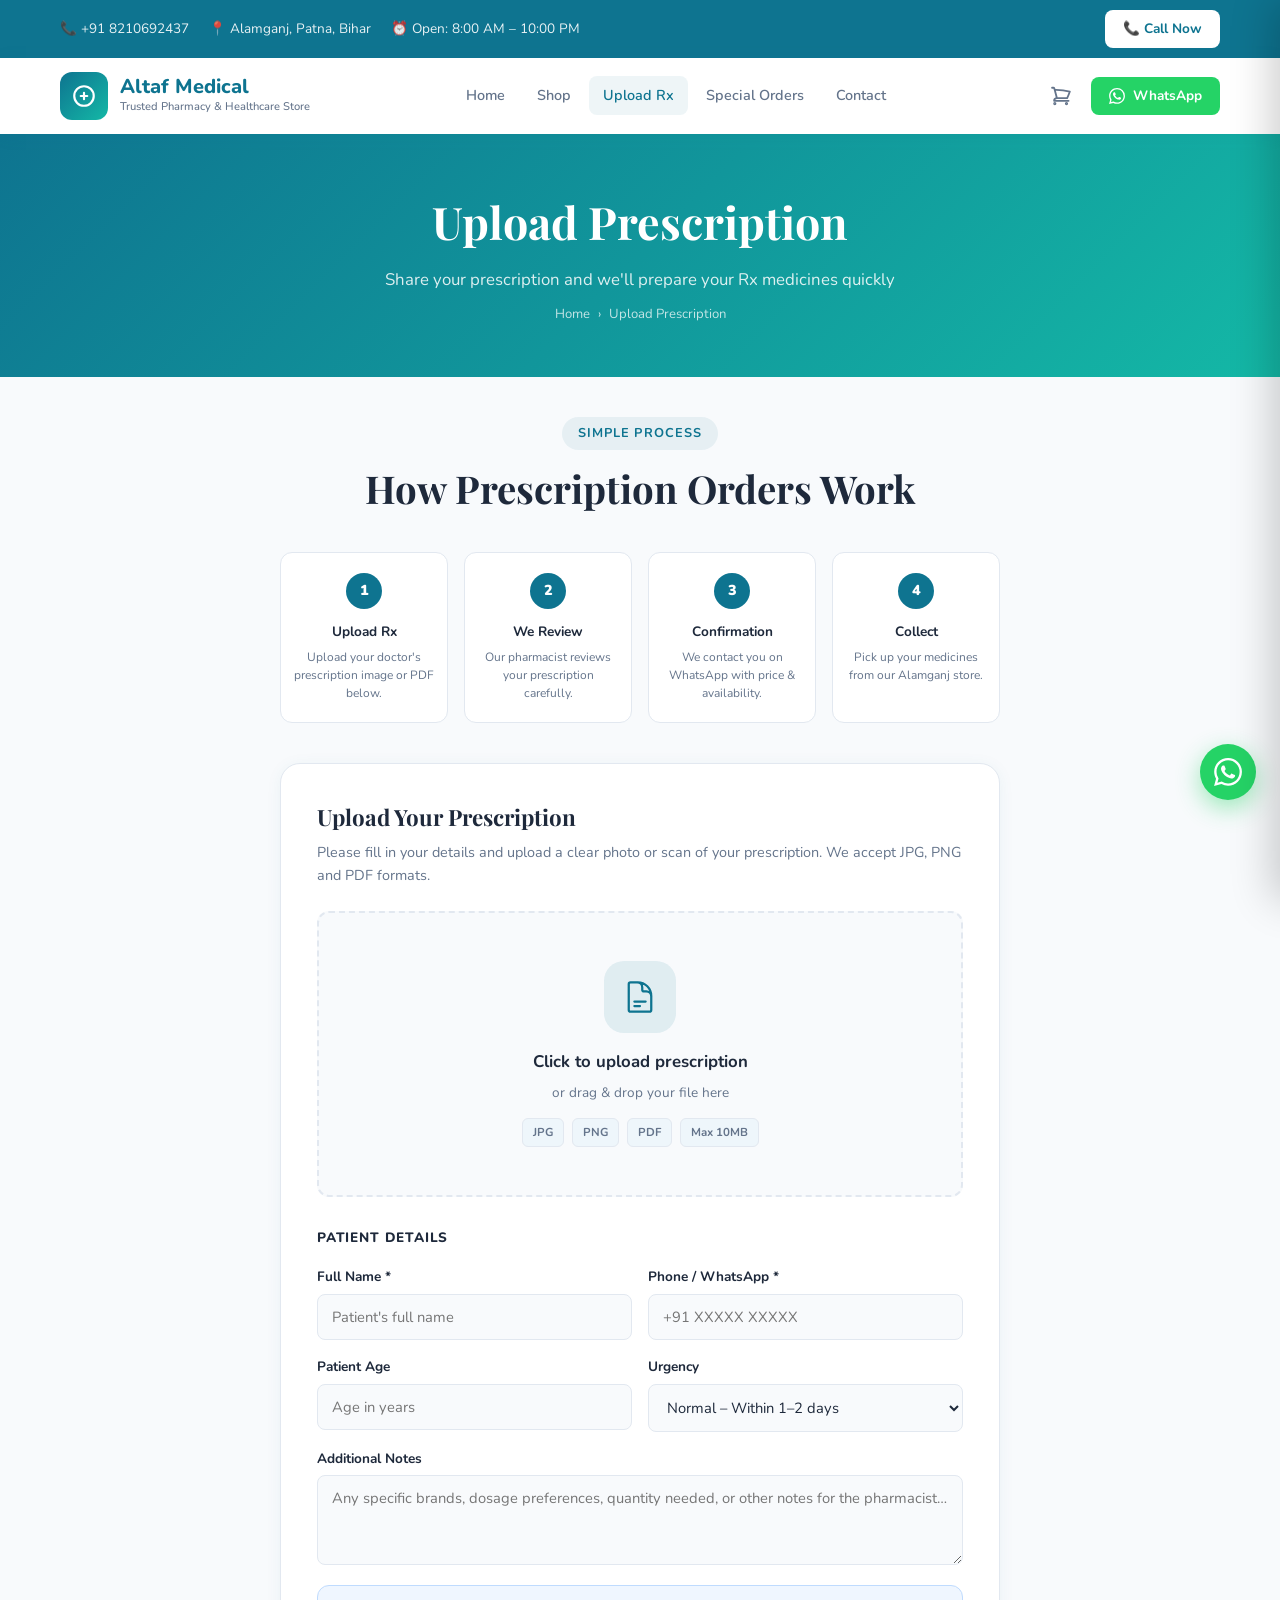
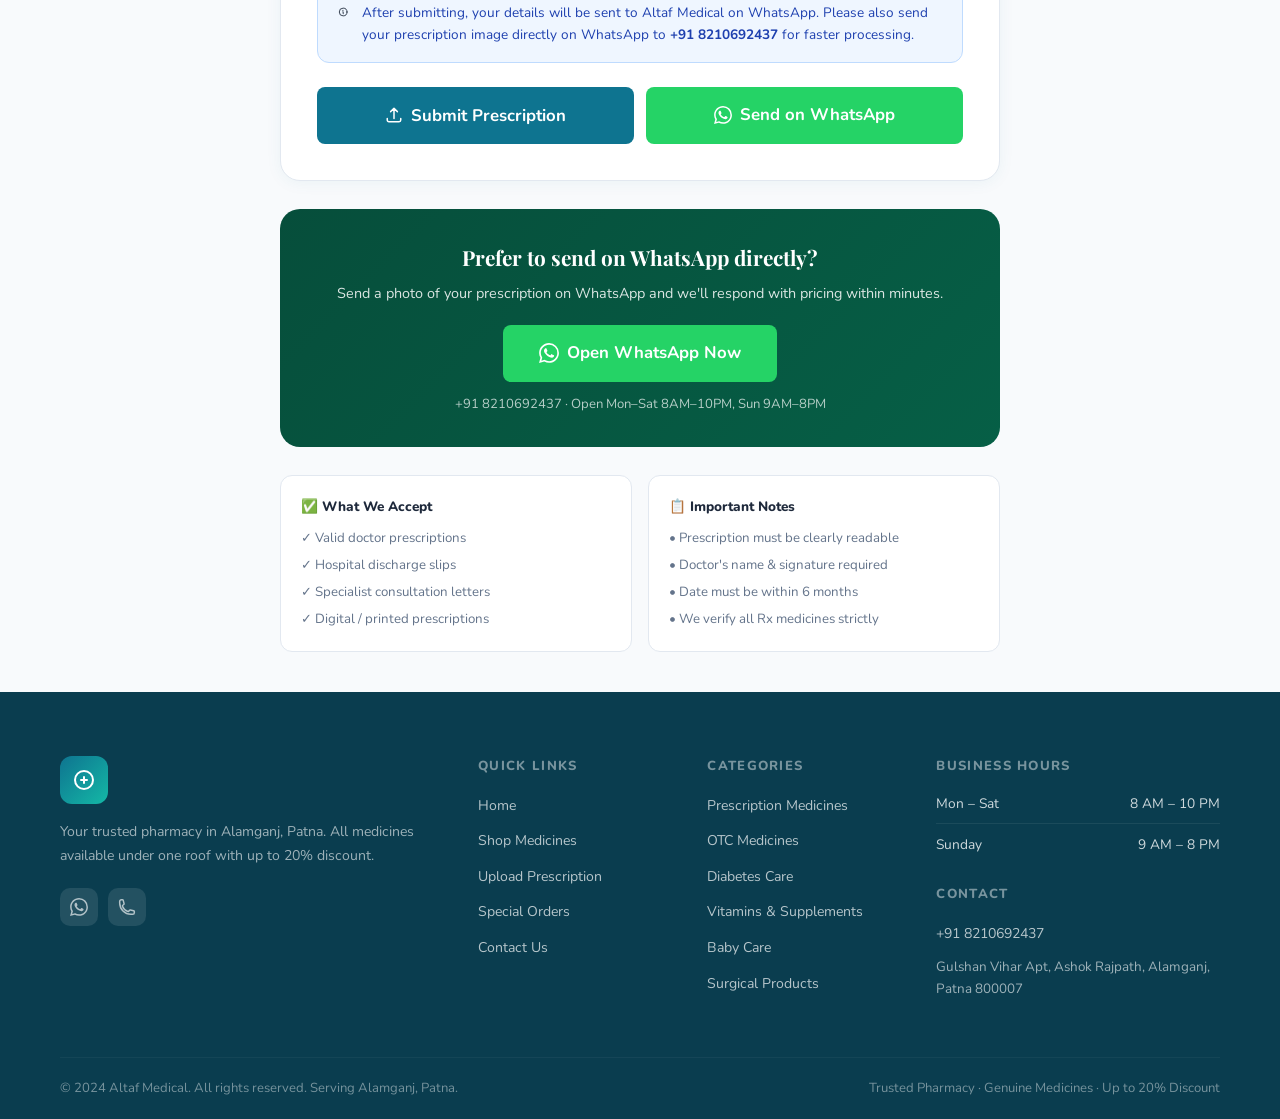
<file: prescription.html>
<!doctype html>
<html lang="en">
  <head>
    <meta charset="UTF-8" />
    <meta name="viewport" content="width=device-width, initial-scale=1.0" />
    <title>
      Upload Prescription – Altaf Medical | Pharmacy Alamganj, Patna
    </title>
    <meta
      name="description"
      content="Upload your prescription at Altaf Medical, Alamganj Patna. We process Rx medicines quickly. Call +91 8210692437 or send on WhatsApp."
    />
    <link rel="stylesheet" href="style.css" />
    <!--
<style>
/* =============================================
   ALTAF MEDICAL — Premium Pharmacy CSS
   Font: Nunito (body) + Playfair Display (accent)
   ============================================= */

@import url('https://fonts.googleapis.com/css2?family=Nunito:wght@300;400;500;600;700;800;900&family=Playfair+Display:wght@600;700&display=swap');

:root {
  --primary:    #0E7490;
  --primary-dk: #0a5a72;
  --secondary:  #14B8A6;
  --accent:     #22C55E;
  --accent-dk:  #16a34a;
  --bg:         #F8FAFC;
  --bg2:        #EEF6FB;
  --white:      #ffffff;
  --text:       #1e293b;
  --text-muted: #64748b;
  --border:     #e2e8f0;
  --shadow:     0 4px 24px rgba(14,116,144,.10);
  --shadow-lg:  0 8px 40px rgba(14,116,144,.16);
  --radius:     12px;
  --radius-lg:  20px;
  --transition: .25s cubic-bezier(.4,0,.2,1);
  --font-body:  'Nunito', sans-serif;
  --font-head:  'Playfair Display', serif;
}

*,*::before,*::after{box-sizing:border-box;margin:0;padding:0}
html{scroll-behavior:smooth;font-size:16px}
body{font-family:var(--font-body);background:var(--bg);color:var(--text);line-height:1.6;overflow-x:hidden}
img{max-width:100%;display:block}
a{text-decoration:none;color:inherit}
ul{list-style:none}
button{cursor:pointer;border:none;background:none;font-family:inherit}
input,textarea,select{font-family:inherit}

.container{max-width:1200px;margin:0 auto;padding:0 20px}
.section-pad{padding:72px 0}
.text-center{text-align:center}
.flex{display:flex}
.gap-3{gap:12px}

.btn{display:inline-flex;align-items:center;gap:8px;padding:12px 28px;border-radius:8px;font-weight:700;font-size:.95rem;transition:all var(--transition);white-space:nowrap}
.btn-primary{background:var(--primary);color:#fff}
.btn-primary:hover{background:var(--primary-dk);transform:translateY(-1px);box-shadow:0 6px 20px rgba(14,116,144,.35)}
.btn-secondary{background:var(--secondary);color:#fff}
.btn-secondary:hover{background:#0f9d8d;transform:translateY(-1px)}
.btn-accent{background:var(--accent);color:#fff}
.btn-accent:hover{background:var(--accent-dk);transform:translateY(-1px)}
.btn-outline{background:transparent;border:2px solid var(--primary);color:var(--primary)}
.btn-outline:hover{background:var(--primary);color:#fff}
.btn-white{background:#fff;color:var(--primary)}
.btn-white:hover{background:var(--bg2)}
.btn-whatsapp{background:#25d366;color:#fff}
.btn-whatsapp:hover{background:#1eb855;transform:translateY(-1px);box-shadow:0 6px 20px rgba(37,211,102,.35)}
.btn-lg{padding:15px 36px;font-size:1.05rem}
.btn-sm{padding:8px 18px;font-size:.85rem}
.btn-block{width:100%;justify-content:center}

.section-label{display:inline-flex;align-items:center;gap:8px;background:rgba(14,116,144,.08);color:var(--primary);padding:6px 16px;border-radius:50px;font-size:.8rem;font-weight:700;letter-spacing:.08em;text-transform:uppercase;margin-bottom:14px}
.section-title{font-family:var(--font-head);font-size:clamp(1.6rem,3vw,2.4rem);color:var(--text);line-height:1.25}
.section-subtitle{color:var(--text-muted);font-size:1.05rem;margin-top:10px;max-width:600px}

/* Top Bar */
.top-bar{background:var(--primary);color:#fff;padding:10px 0}
.top-bar .container{display:flex;justify-content:space-between;align-items:center}
.top-bar-left{display:flex;align-items:center;gap:20px;font-size:.85rem}
.top-bar-left span{display:flex;align-items:center;gap:6px;opacity:.9}

/* Navbar */
.navbar{background:#fff;box-shadow:0 2px 16px rgba(14,116,144,.09);position:sticky;top:0;z-index:900}
.navbar .container{display:flex;align-items:center;justify-content:space-between;padding:14px 20px}
.logo{display:flex;align-items:center;gap:12px}
.logo-icon{width:48px;height:48px;background:linear-gradient(135deg,var(--primary),var(--secondary));border-radius:12px;display:flex;align-items:center;justify-content:center;flex-shrink:0}
.logo-icon svg{color:#fff}
.logo-text h1{font-size:1.25rem;font-weight:800;color:var(--primary);line-height:1.1}
.logo-text p{font-size:.7rem;color:var(--text-muted);font-weight:500}
.nav-links{display:flex;align-items:center;gap:4px}
.nav-links a{padding:8px 14px;border-radius:8px;font-weight:600;font-size:.9rem;color:var(--text-muted);transition:all var(--transition)}
.nav-links a:hover,.nav-links a.active{color:var(--primary);background:rgba(14,116,144,.07)}
.nav-right{display:flex;align-items:center;gap:10px}
.nav-cart{position:relative;width:40px;height:40px;border-radius:10px;display:flex;align-items:center;justify-content:center;color:var(--text-muted);transition:all var(--transition);cursor:pointer}
.nav-cart:hover{background:var(--bg2);color:var(--primary)}
.cart-badge{position:absolute;top:-2px;right:-2px;background:var(--accent);color:#fff;font-size:.6rem;font-weight:800;width:16px;height:16px;border-radius:50%;display:flex;align-items:center;justify-content:center}
.hamburger{display:none;flex-direction:column;gap:5px;padding:8px;cursor:pointer}
.hamburger span{display:block;width:24px;height:2px;background:var(--text);border-radius:2px;transition:all var(--transition)}
.mobile-nav{display:none;background:#fff;border-top:1px solid var(--border);padding:12px}
.mobile-nav.open{display:block}
.mobile-nav a{display:block;padding:12px 16px;font-weight:600;color:var(--text-muted);border-radius:8px;transition:all var(--transition)}
.mobile-nav a:hover,.mobile-nav a.active{background:rgba(14,116,144,.07);color:var(--primary)}

/* Hero */
.hero{background:linear-gradient(135deg,#044d61 0%,#0E7490 45%,#14B8A6 100%);color:#fff;padding:80px 0;position:relative;overflow:hidden;min-height:88vh;display:flex;align-items:center}
.hero::before{content:'';position:absolute;inset:0;background-image:radial-gradient(circle at 20% 50%,rgba(255,255,255,.05) 0%,transparent 50%),radial-gradient(circle at 80% 20%,rgba(255,255,255,.04) 0%,transparent 40%)}
.hero-grid{display:grid;grid-template-columns:1fr 1fr;gap:60px;align-items:center}
.hero-badge{display:inline-flex;align-items:center;gap:8px;background:rgba(255,255,255,.15);backdrop-filter:blur(8px);border:1px solid rgba(255,255,255,.2);color:#fff;padding:8px 20px;border-radius:50px;font-size:.8rem;font-weight:700;letter-spacing:.1em;text-transform:uppercase;margin-bottom:20px;animation:fadeInUp .5s ease both}
.hero h1{font-family:var(--font-head);font-size:clamp(2rem,4.5vw,3.4rem);line-height:1.18;font-weight:700;margin-bottom:22px;animation:fadeInUp .5s .1s ease both}
.hero h1 span{color:#6ee7b7}
.hero p{font-size:1.08rem;opacity:.88;margin-bottom:32px;line-height:1.75;max-width:480px;animation:fadeInUp .5s .2s ease both}
.hero-ctas{display:flex;gap:14px;flex-wrap:wrap;margin-bottom:40px;animation:fadeInUp .5s .3s ease both}
.hero-trust{display:flex;flex-wrap:wrap;gap:12px;animation:fadeInUp .5s .4s ease both}
.trust-item{display:flex;align-items:center;gap:8px;background:rgba(255,255,255,.1);border:1px solid rgba(255,255,255,.2);backdrop-filter:blur(6px);padding:8px 16px;border-radius:8px;font-size:.84rem;font-weight:600}
.trust-item svg{color:#6ee7b7;flex-shrink:0}
.hero-img-wrap{border-radius:var(--radius-lg);overflow:hidden;box-shadow:0 24px 80px rgba(0,0,0,.35);aspect-ratio:4/3;background:linear-gradient(145deg,rgba(255,255,255,.12),rgba(255,255,255,.05));border:1px solid rgba(255,255,255,.2);display:flex;align-items:center;justify-content:center;animation:fadeInUp .6s .2s ease both}
.hero-img-inner{text-align:center;color:rgba(255,255,255,.8);padding:40px}
.hero-img-inner svg{margin:0 auto 20px;opacity:.7}
.hero-img-inner p{font-size:1rem;font-weight:600}
.hero-img-inner small{font-size:.8rem;opacity:.7}
.hero-stat-row{display:flex;gap:12px;margin-top:20px}
.hero-stat-card{background:rgba(255,255,255,.15);backdrop-filter:blur(8px);border:1px solid rgba(255,255,255,.2);border-radius:12px;padding:14px 20px;text-align:center;flex:1}
.hero-stat-card p{font-size:.7rem;text-transform:uppercase;letter-spacing:.07em;opacity:.75}
.hero-stat-card h3{font-size:1.5rem;font-weight:900;margin-top:2px}

/* Search */
.search-section{background:#fff;padding:24px 0;box-shadow:0 4px 20px rgba(14,116,144,.08);position:relative;z-index:10}
.search-wrap{display:flex;align-items:center;gap:12px;background:var(--bg);border:2px solid var(--border);border-radius:12px;padding:8px 8px 8px 18px;transition:border-color var(--transition)}
.search-wrap:focus-within{border-color:var(--primary);box-shadow:0 0 0 4px rgba(14,116,144,.1)}
.search-wrap svg{color:var(--text-muted);flex-shrink:0}
.search-wrap input{flex:1;border:none;background:transparent;font-size:1rem;color:var(--text);outline:none}
.search-wrap input::placeholder{color:var(--text-muted)}
.search-wrap .btn{padding:10px 24px}

/* Categories */
.categories-section{padding:52px 0}
.category-grid{display:grid;grid-template-columns:repeat(auto-fill,minmax(150px,1fr));gap:14px}
.category-card{background:#fff;border:2px solid var(--border);border-radius:var(--radius);padding:22px 16px;text-align:center;cursor:pointer;transition:all var(--transition)}
.category-card:hover,.category-card.active{border-color:var(--primary);background:rgba(14,116,144,.04);transform:translateY(-3px);box-shadow:var(--shadow)}
.cat-icon{width:52px;height:52px;border-radius:12px;background:rgba(14,116,144,.08);color:var(--primary);display:flex;align-items:center;justify-content:center;margin:0 auto 12px;transition:all var(--transition)}
.category-card:hover .cat-icon,.category-card.active .cat-icon{background:var(--primary);color:#fff}
.category-card h3{font-size:.85rem;font-weight:700;color:var(--text)}
.category-card p{font-size:.75rem;color:var(--text-muted);margin-top:3px}

/* Products */
.products-section{padding:60px 0;background:var(--bg2)}
.products-grid{display:grid;grid-template-columns:repeat(auto-fill,minmax(240px,1fr));gap:20px;margin-top:36px}
.section-header{display:flex;align-items:flex-end;justify-content:space-between;flex-wrap:wrap;gap:12px;margin-bottom:8px}
.product-card{background:#fff;border-radius:var(--radius-lg);overflow:hidden;box-shadow:0 2px 12px rgba(14,116,144,.07);transition:all var(--transition);border:1px solid var(--border)}
.product-card:hover{transform:translateY(-5px);box-shadow:var(--shadow-lg)}
.product-img{height:200px;background:linear-gradient(145deg,var(--bg2),#dbeafe);display:flex;align-items:center;justify-content:center;position:relative}
.product-img-placeholder{color:var(--primary);opacity:.25}
.product-badge{position:absolute;top:12px;left:12px;background:var(--accent);color:#fff;font-size:.7rem;font-weight:800;padding:4px 10px;border-radius:6px}
.product-badge.rx{background:var(--primary)}
.availability-badge{position:absolute;top:12px;right:12px;font-size:.7rem;font-weight:700;padding:4px 10px;border-radius:6px}
.availability-badge.in-stock{background:#dcfce7;color:#16a34a}
.availability-badge.on-request{background:#fef3c7;color:#d97706}
.product-info{padding:18px}
.product-cat{font-size:.72rem;font-weight:700;color:var(--secondary);text-transform:uppercase;letter-spacing:.06em}
.product-name{font-size:.98rem;font-weight:700;color:var(--text);margin:6px 0 4px;line-height:1.3}
.product-desc{font-size:.8rem;color:var(--text-muted);line-height:1.5}
.product-price{display:flex;align-items:center;gap:10px;margin:12px 0}
.price-original{font-size:.84rem;color:var(--text-muted);text-decoration:line-through}
.price-current{font-size:1.2rem;font-weight:800;color:var(--primary)}
.price-discount{font-size:.72rem;font-weight:700;background:#dcfce7;color:#16a34a;padding:2px 8px;border-radius:4px}
.product-actions{display:flex;gap:8px;margin-top:14px}
.product-actions .btn{flex:1;padding:10px 12px;font-size:.82rem;border-radius:8px}

/* Discount Banner */
.discount-banner{background:linear-gradient(135deg,#064e3b,#065f46,#0f766e);color:#fff;padding:64px 0;position:relative;overflow:hidden}
.discount-banner::before{content:'';position:absolute;top:-60%;left:-10%;width:400px;height:400px;background:rgba(255,255,255,.04);border-radius:50%}
.discount-inner{position:relative;z-index:1;display:flex;align-items:center;justify-content:space-between;gap:40px;flex-wrap:wrap}
.discount-text h2{font-family:var(--font-head);font-size:clamp(1.8rem,3.5vw,2.8rem)}
.discount-text p{opacity:.85;margin-top:10px;font-size:1.05rem;max-width:480px}
.discount-text .btn{margin-top:24px}
.discount-badge{text-align:center;background:rgba(255,255,255,.12);border:2px solid rgba(255,255,255,.2);border-radius:var(--radius-lg);padding:32px 40px;backdrop-filter:blur(8px);flex-shrink:0}
.discount-badge .pct{font-size:5rem;font-weight:900;line-height:1;color:#6ee7b7}
.discount-badge p{font-size:.9rem;opacity:.85;margin-top:4px}

/* Special Orders */
.special-orders{background:#fff;padding:72px 0}
.special-orders-grid{display:grid;grid-template-columns:1fr 1fr;gap:60px;align-items:center}
.special-img{background:linear-gradient(135deg,var(--bg2),rgba(20,184,166,.12));border-radius:var(--radius-lg);aspect-ratio:4/3;display:flex;align-items:center;justify-content:center;border:2px solid var(--border)}
.feature-list{display:flex;flex-direction:column;gap:16px;margin:24px 0 28px}
.feature-item{display:flex;align-items:flex-start;gap:14px}
.feature-item-icon{width:40px;height:40px;background:rgba(14,116,144,.08);color:var(--primary);border-radius:10px;display:flex;align-items:center;justify-content:center;flex-shrink:0}
.feature-item h4{font-weight:700;font-size:.95rem;color:var(--text);margin-bottom:2px}
.feature-item p{font-size:.84rem;color:var(--text-muted)}

/* Why Us */
.why-us{background:var(--bg);padding:72px 0}
.why-grid{display:grid;grid-template-columns:repeat(auto-fill,minmax(230px,1fr));gap:18px;margin-top:40px}
.why-card{background:#fff;border-radius:var(--radius);padding:28px 22px;border:1px solid var(--border);transition:all var(--transition)}
.why-card:hover{border-color:var(--primary);transform:translateY(-4px);box-shadow:var(--shadow)}
.why-icon{width:52px;height:52px;border-radius:14px;display:flex;align-items:center;justify-content:center;margin-bottom:16px}
.why-card h3{font-weight:700;font-size:.98rem;margin-bottom:8px}
.why-card p{font-size:.84rem;color:var(--text-muted);line-height:1.6}

/* Reviews */
.reviews-section{background:var(--bg2);padding:72px 0}
.reviews-grid{display:grid;grid-template-columns:repeat(auto-fill,minmax(300px,1fr));gap:20px;margin-top:40px}
.review-card{background:#fff;border-radius:var(--radius-lg);padding:28px;border:1px solid var(--border);transition:all var(--transition)}
.review-card:hover{transform:translateY(-3px);box-shadow:var(--shadow)}
.review-stars{display:flex;gap:3px;color:#f59e0b;font-size:1.1rem;margin-bottom:14px}
.review-text{color:var(--text-muted);font-size:.9rem;line-height:1.7;font-style:italic;margin-bottom:20px}
.reviewer{display:flex;align-items:center;gap:12px}
.reviewer-avatar{width:44px;height:44px;border-radius:50%;display:flex;align-items:center;justify-content:center;font-weight:800;font-size:1rem;color:#fff;flex-shrink:0}
.reviewer-name{font-weight:700;font-size:.92rem}
.reviewer-loc{font-size:.76rem;color:var(--text-muted)}

/* FAQ */
.faq-section{background:#fff;padding:72px 0}
.faq-list{max-width:760px;margin:40px auto 0;display:flex;flex-direction:column;gap:10px}
.faq-item{border:1px solid var(--border);border-radius:var(--radius);overflow:hidden;transition:border-color var(--transition)}
.faq-item.open{border-color:var(--primary)}
.faq-q{width:100%;display:flex;align-items:center;justify-content:space-between;padding:18px 22px;font-weight:700;font-size:.95rem;color:var(--text);cursor:pointer;background:#fff;gap:16px;text-align:left}
.faq-item.open .faq-q{color:var(--primary)}
.faq-icon{width:28px;height:28px;border-radius:50%;background:rgba(14,116,144,.08);color:var(--primary);display:flex;align-items:center;justify-content:center;flex-shrink:0;transition:all var(--transition)}
.faq-item.open .faq-icon{background:var(--primary);color:#fff;transform:rotate(45deg)}
.faq-a{padding:0 22px 18px;color:var(--text-muted);font-size:.9rem;line-height:1.7;display:none}
.faq-item.open .faq-a{display:block}

/* Form */
.form-section{background:var(--bg2);padding:72px 0}
.form-wrap{background:#fff;border-radius:var(--radius-lg);padding:40px;box-shadow:var(--shadow);max-width:720px;margin:36px auto 0}
.form-grid{display:grid;grid-template-columns:1fr 1fr;gap:18px}
.form-group{display:flex;flex-direction:column;gap:6px}
.form-group.full{grid-column:1/-1}
.form-group label{font-size:.85rem;font-weight:700;color:var(--text)}
.form-group input,.form-group textarea,.form-group select{border:1.5px solid var(--border);border-radius:8px;padding:12px 14px;font-size:.95rem;color:var(--text);outline:none;transition:border-color var(--transition);background:var(--bg)}
.form-group input:focus,.form-group textarea:focus,.form-group select:focus{border-color:var(--primary);box-shadow:0 0 0 3px rgba(14,116,144,.1);background:#fff}
.form-group textarea{resize:vertical;min-height:100px}
.file-upload{border:2px dashed var(--border);border-radius:10px;padding:28px;text-align:center;cursor:pointer;transition:all var(--transition);background:var(--bg);position:relative}
.file-upload:hover{border-color:var(--primary);background:rgba(14,116,144,.03)}
.file-upload input[type=file]{position:absolute;inset:0;opacity:0;cursor:pointer}
.file-upload svg{color:var(--primary);margin:0 auto 10px}
.file-upload p{font-size:.85rem;color:var(--text-muted)}
.file-upload strong{color:var(--primary)}

/* Contact */
.contact-section{background:var(--bg);padding:72px 0}
.contact-grid{display:grid;grid-template-columns:1fr 1fr;gap:36px;align-items:start}
.contact-info-item{display:flex;align-items:flex-start;gap:16px;background:#fff;border-radius:var(--radius);padding:20px;border:1px solid var(--border);margin-bottom:14px;transition:all var(--transition)}
.contact-info-item:hover{border-color:var(--primary)}
.contact-info-icon{width:46px;height:46px;border-radius:12px;background:rgba(14,116,144,.08);color:var(--primary);display:flex;align-items:center;justify-content:center;flex-shrink:0}
.contact-info-item h4{font-weight:700;font-size:.92rem;margin-bottom:4px}
.contact-info-item p{font-size:.85rem;color:var(--text-muted);line-height:1.6}
.contact-btns{display:flex;gap:10px;margin-top:16px;flex-wrap:wrap}
.map-container{border-radius:var(--radius-lg);overflow:hidden;border:2px solid var(--border)}
.map-container iframe{width:100%;height:360px;display:block;border:none}

/* Cart Drawer */
.cart-overlay{position:fixed;inset:0;background:rgba(0,0,0,.5);z-index:1000;opacity:0;pointer-events:none;transition:opacity var(--transition)}
.cart-overlay.open{opacity:1;pointer-events:all}
.cart-drawer{position:fixed;right:0;top:0;bottom:0;width:380px;background:#fff;z-index:1001;transform:translateX(100%);transition:transform var(--transition);box-shadow:-8px 0 40px rgba(0,0,0,.2);display:flex;flex-direction:column}
.cart-drawer.open{transform:translateX(0)}
.cart-header{display:flex;align-items:center;justify-content:space-between;padding:20px 24px;border-bottom:1px solid var(--border)}
.cart-header h2{font-size:1.1rem;font-weight:800}
.cart-close{width:36px;height:36px;border-radius:50%;background:var(--bg);display:flex;align-items:center;justify-content:center;cursor:pointer;transition:background var(--transition)}
.cart-close:hover{background:var(--border)}
.cart-body{flex:1;overflow-y:auto;padding:20px 24px}
.cart-empty{text-align:center;padding:60px 20px;color:var(--text-muted)}
.cart-empty svg{margin:0 auto 16px;opacity:.35}
.cart-empty p{font-size:.9rem}
.cart-item{display:flex;gap:14px;padding:16px 0;border-bottom:1px solid var(--border)}
.cart-item-img{width:60px;height:60px;background:var(--bg2);border-radius:10px;display:flex;align-items:center;justify-content:center;flex-shrink:0;color:var(--primary);opacity:.5}
.cart-item-info{flex:1}
.cart-item-name{font-weight:700;font-size:.9rem;margin-bottom:3px}
.cart-item-price{font-size:.9rem;color:var(--primary);font-weight:700}
.cart-item-qty{font-size:.78rem;color:var(--text-muted);margin-top:3px}
.cart-item-remove{color:#ef4444;cursor:pointer;font-size:.75rem;margin-top:5px;display:inline-block;font-weight:600}
.cart-footer{padding:20px 24px;border-top:1px solid var(--border)}
.cart-total{display:flex;justify-content:space-between;font-weight:800;font-size:1.05rem;margin-bottom:16px}
.cart-note{font-size:.76rem;color:var(--text-muted);text-align:center;margin-top:8px;line-height:1.5}

/* Toast */
.toast-container{position:fixed;top:20px;right:20px;z-index:9999;display:flex;flex-direction:column;gap:10px}
.toast{background:var(--primary);color:#fff;padding:14px 20px;border-radius:10px;font-size:.9rem;font-weight:600;box-shadow:0 8px 24px rgba(0,0,0,.2);display:flex;align-items:center;gap:10px;transform:translateX(120%);transition:transform .3s ease}
.toast.show{transform:translateX(0)}
.toast.success{background:var(--accent-dk)}

/* Floating */
.float-whatsapp{position:fixed;bottom:100px;right:24px;z-index:800}
.float-whatsapp a{width:56px;height:56px;background:#25d366;border-radius:50%;display:flex;align-items:center;justify-content:center;color:#fff;box-shadow:0 8px 24px rgba(37,211,102,.45);transition:all var(--transition)}
.float-whatsapp a:hover{transform:scale(1.12)}

/* Mobile Bottom Bar */
.mobile-bottom-bar{display:none;position:fixed;bottom:0;left:0;right:0;background:#fff;border-top:1px solid var(--border);z-index:800;padding:6px 0;box-shadow:0 -4px 20px rgba(0,0,0,.1)}
.mobile-bottom-bar .bar-inner{display:flex;justify-content:space-around;align-items:center}
.mob-btn{display:flex;flex-direction:column;align-items:center;gap:3px;padding:6px 14px;border-radius:10px;color:var(--text-muted);font-size:.65rem;font-weight:700;transition:all var(--transition);cursor:pointer}
.mob-btn:hover,.mob-btn.active{color:var(--primary)}
.mob-btn.whatsapp-mob{color:#25d366}
.mob-btn.cart-mob{position:relative}
.mob-badge{position:absolute;top:-1px;right:6px;background:var(--accent);color:#fff;font-size:.5rem;font-weight:800;width:14px;height:14px;border-radius:50%;display:flex;align-items:center;justify-content:center}

/* Footer */
.footer{background:#0a3d4f;color:rgba(255,255,255,.8);padding:64px 0 0}
.footer-grid{display:grid;grid-template-columns:2fr 1fr 1fr 1.5fr;gap:40px}
.footer-brand .logo-icon{margin-bottom:16px}
.footer-brand p{font-size:.88rem;line-height:1.7;margin:12px 0 20px;opacity:.75}
.footer-social{display:flex;gap:10px}
.social-btn{width:38px;height:38px;border-radius:10px;background:rgba(255,255,255,.1);display:flex;align-items:center;justify-content:center;transition:all var(--transition);color:rgba(255,255,255,.65)}
.social-btn:hover{background:var(--primary);color:#fff}
.footer h4{font-size:.82rem;font-weight:800;text-transform:uppercase;letter-spacing:.1em;color:rgba(255,255,255,.45);margin-bottom:16px}
.footer ul li{margin-bottom:10px}
.footer ul a{font-size:.88rem;color:rgba(255,255,255,.7);transition:color var(--transition)}
.footer ul a:hover{color:var(--secondary)}
.footer-hours li{font-size:.86rem;display:flex;justify-content:space-between;gap:8px;padding-bottom:8px;border-bottom:1px solid rgba(255,255,255,.07);margin-bottom:8px}
.footer-hours li:last-child{border-bottom:none}
.footer-bottom{border-top:1px solid rgba(255,255,255,.08);margin-top:48px;padding:20px 0;display:flex;justify-content:space-between;align-items:center;flex-wrap:wrap;gap:12px;font-size:.82rem;opacity:.55}

/* Page Header */
.page-header{background:linear-gradient(135deg,var(--primary),var(--secondary));color:#fff;padding:52px 0;text-align:center}
.page-header h1{font-family:var(--font-head);font-size:clamp(1.8rem,4vw,2.8rem)}
.page-header p{opacity:.85;margin-top:10px;font-size:1.05rem}
.breadcrumb{display:flex;align-items:center;justify-content:center;gap:8px;font-size:.82rem;opacity:.75;margin-top:10px}
.breadcrumb a{color:#fff}

/* Shop Layout */
.shop-layout{display:grid;grid-template-columns:260px 1fr;gap:28px;padding:40px 0}
.shop-sidebar{position:sticky;top:90px;height:fit-content}
.sidebar-card{background:#fff;border-radius:var(--radius);border:1px solid var(--border);padding:20px;margin-bottom:16px}
.sidebar-card h3{font-size:.82rem;font-weight:800;text-transform:uppercase;letter-spacing:.08em;color:var(--text-muted);margin-bottom:14px}
.filter-check{display:flex;align-items:center;justify-content:space-between;margin-bottom:10px}
.filter-check label{display:flex;align-items:center;gap:10px;font-size:.9rem;cursor:pointer;font-weight:600;color:var(--text)}
.filter-check input[type=checkbox]{width:16px;height:16px;accent-color:var(--primary)}
.filter-count{font-size:.75rem;background:var(--bg2);color:var(--text-muted);padding:2px 8px;border-radius:50px}
.shop-toolbar{display:flex;align-items:center;justify-content:space-between;margin-bottom:22px;flex-wrap:wrap;gap:12px}
.shop-toolbar select{border:1.5px solid var(--border);border-radius:8px;padding:9px 14px;font-size:.9rem;color:var(--text);outline:none}
.results-count{font-size:.9rem;color:var(--text-muted);font-weight:600}

/* Product Detail */
.product-detail-grid{display:grid;grid-template-columns:1fr 1fr;gap:48px;padding:48px 0;align-items:start}
.product-detail-img{background:linear-gradient(145deg,var(--bg2),#dbeafe);border-radius:var(--radius-lg);aspect-ratio:1;display:flex;align-items:center;justify-content:center;border:2px solid var(--border)}
.product-detail-info h1{font-family:var(--font-head);font-size:clamp(1.5rem,3vw,2rem);margin:10px 0 8px}
.product-rating{display:flex;align-items:center;gap:8px;color:var(--text-muted);font-size:.88rem}
.product-detail-price{display:flex;align-items:center;gap:14px;margin:20px 0;padding:20px;background:var(--bg);border-radius:var(--radius)}
.product-detail-price .price-current{font-size:2rem}
.product-desc-full{font-size:.95rem;color:var(--text-muted);line-height:1.75;margin-bottom:24px}
.product-detail-actions{display:flex;gap:12px;flex-wrap:wrap;margin-bottom:24px}
.tabs-nav{display:flex;border-bottom:2px solid var(--border);margin-top:28px}
.tab-btn{padding:13px 20px;font-weight:700;font-size:.9rem;color:var(--text-muted);border-bottom:2px solid transparent;margin-bottom:-2px;cursor:pointer;transition:all var(--transition)}
.tab-btn.active{color:var(--primary);border-bottom-color:var(--primary)}
.tab-pane{display:none;padding:20px 0;font-size:.92rem;color:var(--text-muted);line-height:1.75}
.tab-pane.active{display:block}

/* Prescription Page */
.rx-page{max-width:720px;margin:0 auto;padding:40px 0}
.rx-steps{display:flex;gap:0;margin-bottom:36px}
.rx-step{flex:1;text-align:center;position:relative}
.rx-step::after{content:'';position:absolute;top:20px;left:60%;right:-10%;height:2px;background:var(--border)}
.rx-step:last-child::after{display:none}
.rx-step.done::after{background:var(--primary)}
.rx-step-num{width:40px;height:40px;border-radius:50%;background:var(--border);color:var(--text-muted);display:flex;align-items:center;justify-content:center;font-weight:800;margin:0 auto 8px;font-size:.9rem;transition:all var(--transition)}
.rx-step.active .rx-step-num{background:var(--primary);color:#fff}
.rx-step.done .rx-step-num{background:var(--accent);color:#fff}
.rx-step-label{font-size:.76rem;font-weight:700;color:var(--text-muted)}

/* Animations */
@keyframes fadeInUp{from{opacity:0;transform:translateY(24px)}to{opacity:1;transform:translateY(0)}}
@keyframes spin{to{transform:rotate(360deg)}}

/* Responsive */
@media(max-width:1024px){
  .footer-grid{grid-template-columns:1fr 1fr}
  .shop-layout{grid-template-columns:1fr}
  .shop-sidebar{position:static}
}
@media(max-width:768px){
  .top-bar{display:none}
  .nav-links{display:none}
  .hamburger{display:flex}
  .hero-grid{grid-template-columns:1fr}
  .hero-img-wrap{display:none}
  .hero{min-height:auto;padding:60px 0 48px}
  .special-orders-grid{grid-template-columns:1fr}
  .contact-grid{grid-template-columns:1fr}
  .form-grid{grid-template-columns:1fr}
  .product-detail-grid{grid-template-columns:1fr}
  .footer-grid{grid-template-columns:1fr}
  .mobile-bottom-bar{display:flex}
  .float-whatsapp{bottom:78px}
  body{padding-bottom:64px}
  .cart-drawer{width:100%}
  .footer-bottom{flex-direction:column;text-align:center}
  .rx-steps{display:none}
  .section-pad{padding:48px 0}
  .discount-inner{flex-direction:column;text-align:center}
}
@media(max-width:480px){
  .hero-ctas{flex-direction:column}
  .hero-ctas .btn{width:100%;justify-content:center}
  .category-grid{grid-template-columns:repeat(3,1fr)}
  .products-grid{grid-template-columns:repeat(2,1fr)}
  .why-grid{grid-template-columns:1fr 1fr}
  .reviews-grid{grid-template-columns:1fr}
  .form-wrap{padding:24px 20px}
}

/* ==============================================
   SHOP PAGE — shop.html
   ============================================== */
.shop-search-bar{background:#fff;border:2px solid var(--border);border-radius:12px;padding:8px 8px 8px 18px;display:flex;align-items:center;gap:10px;transition:border-color .25s;margin-bottom:4px}
.shop-search-bar:focus-within{border-color:var(--primary);box-shadow:0 0 0 3px rgba(14,116,144,.1)}
.shop-search-bar input{flex:1;border:none;outline:none;font-size:.95rem;background:transparent;color:var(--text)}
.shop-search-bar input::placeholder{color:var(--text-muted)}
.shop-search-bar button{background:var(--primary);color:#fff;border-radius:8px;padding:10px 20px;font-weight:700;font-size:.9rem;display:flex;align-items:center;gap:6px;flex-shrink:0;transition:background .2s}
.shop-search-bar button:hover{background:var(--primary-dk)}

.cat-pills{display:flex;gap:8px;flex-wrap:wrap;margin:16px 0}
.cat-pill{padding:7px 18px;border-radius:50px;border:1.5px solid var(--border);background:#fff;font-weight:700;font-size:.82rem;color:var(--text-muted);cursor:pointer;transition:all .2s;user-select:none}
.cat-pill:hover,.cat-pill.active{background:var(--primary);color:#fff;border-color:var(--primary)}

.shop-grid{display:grid;grid-template-columns:repeat(4,1fr);gap:20px;margin-bottom:32px}
.shop-product-card{background:#fff;border-radius:var(--radius);border:1px solid var(--border);overflow:hidden;transition:all .25s;display:flex;flex-direction:column}
.shop-product-card:hover{box-shadow:var(--shadow-lg);transform:translateY(-3px)}
.spc-img{background:linear-gradient(145deg,var(--bg2),#dbeafe);height:160px;display:flex;align-items:center;justify-content:center;position:relative;flex-shrink:0}
.spc-badge-wrap{position:absolute;top:10px;left:10px;display:flex;gap:5px;flex-wrap:wrap}
.badge-discount{background:var(--accent);color:#fff;font-size:.68rem;font-weight:800;padding:3px 8px;border-radius:5px}
.badge-rx{background:var(--primary);color:#fff;font-size:.68rem;font-weight:800;padding:3px 8px;border-radius:5px}
.badge-otc{background:var(--secondary);color:#fff;font-size:.68rem;font-weight:800;padding:3px 8px;border-radius:5px}
.badge-avail{position:absolute;top:10px;right:10px;background:rgba(34,197,94,.12);color:#16a34a;font-size:.65rem;font-weight:800;padding:3px 8px;border-radius:5px;border:1px solid rgba(34,197,94,.3)}
.spc-body{padding:14px;flex:1;display:flex;flex-direction:column}
.spc-cat{font-size:.7rem;font-weight:700;color:var(--secondary);text-transform:uppercase;letter-spacing:.07em;margin-bottom:5px}
.spc-price-row{display:flex;align-items:center;gap:8px;margin-bottom:12px}
.spc-price-row .price-current{font-size:1.1rem;font-weight:900;color:var(--primary)}
.spc-price-row .price-original{font-size:.82rem;color:var(--text-muted);text-decoration:line-through}
.spc-price-row .price-save{font-size:.72rem;color:var(--accent-dk);font-weight:700}
.spc-actions{display:flex;gap:8px;margin-top:auto}
.btn-add-cart{flex:1;background:var(--primary);color:#fff;border-radius:8px;padding:9px 10px;font-weight:700;font-size:.82rem;display:flex;align-items:center;justify-content:center;gap:5px;transition:all .2s;border:none;cursor:pointer;font-family:inherit}
.btn-add-cart:hover{background:var(--primary-dk);transform:translateY(-1px)}
.btn-wa-quick{width:38px;height:38px;background:#25d366;color:#fff;border-radius:8px;display:flex;align-items:center;justify-content:center;flex-shrink:0;transition:all .2s}
.btn-wa-quick:hover{background:#1eb855}
.no-results{text-align:center;padding:80px 20px;color:var(--text-muted)}
.no-results svg{margin:0 auto 16px;opacity:.4}
.no-results h3{font-size:1.2rem;font-weight:700;margin-bottom:8px}

@media(max-width:1100px){.shop-grid{grid-template-columns:repeat(3,1fr)}}
@media(max-width:768px){.shop-grid{grid-template-columns:repeat(2,1fr)}}
@media(max-width:420px){.shop-grid{grid-template-columns:1fr}}

/* ==============================================
   CONTACT PAGE — contact.html
   ============================================== */
.contact-info-card{background:#fff;border-radius:var(--radius-lg);border:1px solid var(--border);padding:36px;height:fit-content}
.contact-info-card h2{font-family:var(--font-head);font-size:1.6rem;color:var(--text);margin-bottom:24px}
.contact-item{display:flex;gap:16px;padding:18px 0;border-bottom:1px solid var(--border)}
.contact-item:last-of-type{border-bottom:none}
.contact-icon{width:48px;height:48px;border-radius:12px;background:rgba(14,116,144,.1);display:flex;align-items:center;justify-content:center;flex-shrink:0;color:var(--primary)}
.contact-item-text h4{font-weight:700;font-size:.95rem;color:var(--text);margin-bottom:4px}
.contact-item-text p,.contact-item-text a{color:var(--text-muted);font-size:.9rem;line-height:1.6}
.contact-item-text a:hover{color:var(--primary)}
.contact-action-btns{display:flex;gap:10px;flex-wrap:wrap;margin-top:24px}
.hours-grid{display:grid;grid-template-columns:1fr 1fr;gap:12px;margin-top:28px}
.hours-card{background:var(--bg);border-radius:10px;padding:16px;text-align:center;border:1px solid var(--border)}
.hours-card h4{font-size:.8rem;font-weight:800;text-transform:uppercase;letter-spacing:.07em;color:var(--text-muted);margin-bottom:6px}
.hours-card p{font-size:1rem;font-weight:700;color:var(--primary)}
.service-areas{background:var(--bg);border-radius:10px;padding:20px;margin-top:20px;border:1px solid var(--border)}
.service-areas h4{font-weight:800;font-size:.85rem;text-transform:uppercase;letter-spacing:.07em;color:var(--text-muted);margin-bottom:12px}
.area-tags{display:flex;flex-wrap:wrap;gap:8px}
.area-tag{background:#fff;border:1px solid var(--border);border-radius:50px;padding:5px 14px;font-size:.8rem;font-weight:600;color:var(--text-muted)}
.form-card{background:#fff;border-radius:var(--radius-lg);border:1px solid var(--border);padding:36px}
.form-card h2{font-family:var(--font-head);font-size:1.6rem;color:var(--text);margin-bottom:6px}
.form-card>p{color:var(--text-muted);font-size:.9rem;margin-bottom:28px}
.form-card .form-field{margin-bottom:18px}
.form-card .form-field label{display:block;font-weight:700;font-size:.85rem;color:var(--text);margin-bottom:6px}
.form-card .form-field input,.form-card .form-field textarea,.form-card .form-field select{width:100%;border:1.5px solid var(--border);border-radius:8px;padding:12px 14px;font-size:.92rem;color:var(--text);background:#fff;outline:none;transition:border-color .2s;font-family:inherit}
.form-card .form-field input:focus,.form-card .form-field textarea:focus,.form-card .form-field select:focus{border-color:var(--primary);box-shadow:0 0 0 3px rgba(14,116,144,.1)}
.form-card .form-field textarea{resize:vertical;min-height:120px}

@media(max-width:768px){.contact-grid{grid-template-columns:1fr!important;padding:32px 0}.hours-grid{grid-template-columns:1fr 1fr}}

/* ==============================================
   PRESCRIPTION PAGE — prescription.html
   ============================================== */
.rx-steps-bar{display:flex;align-items:flex-start;margin-bottom:44px;position:relative}
.rx-steps-bar::before{content:'';position:absolute;top:20px;left:10%;right:10%;height:2px;background:var(--border);z-index:0}
.rx-step-item{flex:1;display:flex;flex-direction:column;align-items:center;gap:8px;position:relative;z-index:1}
.rx-step-num{width:40px;height:40px;border-radius:50%;background:var(--border);color:var(--text-muted);display:flex;align-items:center;justify-content:center;font-weight:800;font-size:.9rem;transition:all .3s;border:3px solid #fff}
.rx-step-item.active .rx-step-num{background:var(--primary);color:#fff;box-shadow:0 0 0 4px rgba(14,116,144,.15)}
.rx-step-item.done .rx-step-num{background:var(--accent);color:#fff}
.rx-step-label{font-size:.76rem;font-weight:700;color:var(--text-muted);text-align:center}
.rx-step-item.active .rx-step-label{color:var(--primary)}
.rx-step-item.done .rx-step-label{color:var(--accent-dk)}

.rx-card{background:#fff;border-radius:var(--radius-lg);border:1px solid var(--border);padding:36px;margin-bottom:24px;box-shadow:0 2px 16px rgba(14,116,144,.06)}
.rx-card h2{font-family:var(--font-head);font-size:1.4rem;color:var(--text);margin-bottom:6px}
.rx-card>p{color:var(--text-muted);font-size:.9rem;margin-bottom:24px;line-height:1.6}

.upload-zone{border:2.5px dashed var(--border);border-radius:var(--radius);padding:48px 24px;text-align:center;cursor:pointer;transition:all .25s;background:var(--bg);position:relative;overflow:hidden}
.upload-zone:hover,.upload-zone.drag-over{border-color:var(--primary);background:rgba(14,116,144,.04)}
.upload-zone input[type=file]{position:absolute;inset:0;opacity:0;cursor:pointer;width:100%;height:100%}
.upload-zone h3{font-size:1.05rem;font-weight:700;color:var(--text);margin-bottom:6px}
.upload-zone p{font-size:.85rem;color:var(--text-muted);margin:0}
.upload-zone .file-types{display:flex;gap:8px;justify-content:center;margin-top:14px}
.file-type-tag{background:var(--bg2);border:1px solid var(--border);border-radius:6px;padding:4px 10px;font-size:.72rem;font-weight:700;color:var(--text-muted)}
.upload-icon{width:72px;height:72px;border-radius:20px;background:rgba(14,116,144,.1);color:var(--primary);display:flex;align-items:center;justify-content:center;margin:0 auto 16px}

.upload-preview{display:none;background:rgba(34,197,94,.06);border:2px solid rgba(34,197,94,.3);border-radius:var(--radius);padding:16px 20px;margin-top:16px;align-items:center;gap:14px}
.upload-preview.show{display:flex}
.preview-icon{width:44px;height:44px;background:#dcfce7;border-radius:10px;display:flex;align-items:center;justify-content:center;color:#16a34a;flex-shrink:0}
.preview-name{font-weight:700;font-size:.9rem;color:var(--text)}
.preview-size{font-size:.75rem;color:var(--text-muted)}
.preview-remove{color:#ef4444;cursor:pointer;font-size:.8rem;font-weight:700;margin-left:auto}
.preview-info{flex:1}

.rx-form-grid{display:grid;grid-template-columns:1fr 1fr;gap:16px}
.rx-form-field{display:flex;flex-direction:column;gap:6px}
.rx-form-field.full{grid-column:1/-1}
.rx-form-field label{font-size:.85rem;font-weight:700;color:var(--text)}
.rx-form-field input,.rx-form-field textarea,.rx-form-field select{border:1.5px solid var(--border);border-radius:8px;padding:12px 14px;font-size:.92rem;color:var(--text);background:var(--bg);outline:none;transition:border-color .2s;font-family:inherit}
.rx-form-field input:focus,.rx-form-field textarea:focus,.rx-form-field select:focus{border-color:var(--primary);box-shadow:0 0 0 3px rgba(14,116,144,.1);background:#fff}
.rx-form-field textarea{resize:vertical;min-height:90px}

.rx-how-it-works{display:grid;grid-template-columns:repeat(4,1fr);gap:16px;margin:40px 0}
.rx-how-card{text-align:center;padding:20px 12px;background:#fff;border-radius:var(--radius);border:1px solid var(--border)}
.rx-how-num{width:36px;height:36px;border-radius:50%;background:var(--primary);color:#fff;font-weight:900;font-size:.9rem;display:flex;align-items:center;justify-content:center;margin:0 auto 12px}
.rx-how-card h4{font-size:.85rem;font-weight:700;color:var(--text);margin-bottom:5px}
.rx-how-card p{font-size:.75rem;color:var(--text-muted);line-height:1.5}

.rx-note-box{display:flex;gap:14px;background:#eff6ff;border:1px solid #bfdbfe;border-radius:var(--radius);padding:16px 20px;margin-top:20px}
.rx-note-box p{font-size:.85rem;color:#1e40af;line-height:1.6;margin:0}

.whatsapp-alt{background:linear-gradient(135deg,#064e3b,#065f46);border-radius:var(--radius-lg);padding:32px;text-align:center;color:#fff;margin-top:28px}
.whatsapp-alt h3{font-family:var(--font-head);font-size:1.3rem;margin-bottom:8px}
.whatsapp-alt>p{opacity:.85;font-size:.9rem;margin-bottom:20px}

@media(max-width:768px){.rx-form-grid{grid-template-columns:1fr}.rx-how-it-works{grid-template-columns:repeat(2,1fr)}.rx-steps-bar::before{display:none}}

/* ==============================================
   SPECIAL ORDER PAGE — special-order.html
   ============================================== */
.so-hero{background:linear-gradient(135deg,#0a3d4f,var(--primary),var(--secondary));color:#fff;padding:64px 0;text-align:center;position:relative;overflow:hidden}
.so-hero::before{content:'';position:absolute;inset:0;background:radial-gradient(circle at 30% 50%,rgba(255,255,255,.05),transparent 60%)}
.so-hero-content{position:relative;z-index:1;max-width:640px;margin:0 auto}
.so-hero h1{font-family:var(--font-head);font-size:clamp(2rem,4vw,3rem);margin-bottom:14px}
.so-hero p{opacity:.88;font-size:1.05rem;margin-bottom:28px;line-height:1.7}
.so-trust-row{display:flex;gap:16px;justify-content:center;flex-wrap:wrap;margin-top:12px}
.so-trust-chip{background:rgba(255,255,255,.15);border:1px solid rgba(255,255,255,.2);border-radius:50px;padding:7px 16px;font-size:.8rem;font-weight:700;display:flex;align-items:center;gap:6px}

.so-main{max-width:960px;margin:0 auto;padding:52px 0 64px;display:grid;grid-template-columns:1fr 420px;gap:36px;align-items:start}
.so-form-card{background:#fff;border-radius:var(--radius-lg);border:1px solid var(--border);padding:36px;box-shadow:0 4px 24px rgba(14,116,144,.08)}
.so-form-card h2{font-family:var(--font-head);font-size:1.5rem;color:var(--text);margin-bottom:6px}
.so-form-card>p{color:var(--text-muted);font-size:.9rem;margin-bottom:26px;line-height:1.6}

.so-field{margin-bottom:18px}
.so-field label{display:block;font-size:.85rem;font-weight:700;color:var(--text);margin-bottom:6px}
.so-field input,.so-field textarea,.so-field select{width:100%;border:1.5px solid var(--border);border-radius:8px;padding:12px 14px;font-size:.92rem;color:var(--text);background:var(--bg);outline:none;transition:border-color .2s;font-family:inherit}
.so-field input:focus,.so-field textarea:focus,.so-field select:focus{border-color:var(--primary);box-shadow:0 0 0 3px rgba(14,116,144,.1);background:#fff}
.so-field textarea{resize:vertical;min-height:100px}
.so-field-row{display:grid;grid-template-columns:1fr 1fr;gap:14px}

.medicine-chips{display:flex;flex-wrap:wrap;gap:7px;margin-bottom:8px}
.med-chip{background:var(--bg2);border:1.5px solid var(--border);border-radius:6px;padding:5px 12px;font-size:.78rem;font-weight:600;color:var(--text-muted);cursor:pointer;transition:all .2s}
.med-chip:hover{border-color:var(--primary);color:var(--primary);background:rgba(14,116,144,.06)}

.so-sidebar{display:flex;flex-direction:column;gap:18px}
.so-info-card{background:#fff;border-radius:var(--radius);border:1px solid var(--border);padding:22px}
.so-info-card h3{font-weight:800;font-size:.95rem;color:var(--text);margin-bottom:14px;display:flex;align-items:center;gap:8px}
.so-step-list{display:flex;flex-direction:column;gap:14px}
.so-step{display:flex;gap:12px;align-items:flex-start}
.so-step-num{width:28px;height:28px;border-radius:50%;background:var(--primary);color:#fff;font-weight:800;font-size:.78rem;display:flex;align-items:center;justify-content:center;flex-shrink:0;margin-top:1px}
.so-step-text h4{font-size:.85rem;font-weight:700;color:var(--text);margin-bottom:2px}
.so-step-text p{font-size:.78rem;color:var(--text-muted);line-height:1.5}

.turnaround-card{background:linear-gradient(135deg,var(--primary),var(--secondary));border-radius:var(--radius);padding:22px;color:#fff;text-align:center}
.turnaround-card .time{font-size:2.4rem;font-weight:900;line-height:1;margin:8px 0 4px}
.turnaround-card>p{font-size:.82rem;opacity:.88}
.turnaround-card small{font-size:.72rem;opacity:.7;margin-top:6px;display:block}

.contact-quick{background:#fff;border-radius:var(--radius);border:1px solid var(--border);padding:20px}
.contact-quick h3{font-weight:800;font-size:.9rem;color:var(--text);margin-bottom:12px}
.contact-quick-btns{display:flex;flex-direction:column;gap:10px}
.cq-btn{display:flex;align-items:center;gap:10px;padding:12px 14px;border-radius:8px;font-weight:700;font-size:.88rem;transition:all .2s}
.cq-btn.call{background:rgba(14,116,144,.08);color:var(--primary)}
.cq-btn.call:hover{background:var(--primary);color:#fff}
.cq-btn.wa{background:rgba(37,211,102,.1);color:#1a9949}
.cq-btn.wa:hover{background:#25d366;color:#fff}

.so-cats-grid{display:grid;grid-template-columns:1fr 1fr;gap:10px;margin-top:28px}
.so-cat-chip{background:var(--bg);border:1px solid var(--border);border-radius:8px;padding:12px 14px;display:flex;align-items:center;gap:10px;font-size:.83rem;font-weight:600;color:var(--text);transition:all .2s;cursor:pointer}
.so-cat-chip:hover{border-color:var(--primary);color:var(--primary);background:rgba(14,116,144,.04)}
.so-cat-chip span{font-size:1.2rem}

.recent-section{background:var(--bg2);padding:52px 0}
.examples-grid{display:grid;grid-template-columns:repeat(3,1fr);gap:16px;margin-top:32px}
.example-card{background:#fff;border-radius:var(--radius);border:1px solid var(--border);padding:18px}
.example-card .status{display:inline-flex;align-items:center;gap:5px;background:#dcfce7;color:#16a34a;font-size:.7rem;font-weight:800;padding:3px 8px;border-radius:4px;margin-bottom:10px}
.example-card h4{font-size:.9rem;font-weight:700;color:var(--text);margin-bottom:4px}
.example-card p{font-size:.78rem;color:var(--text-muted);line-height:1.5}
.example-card .time-badge{font-size:.72rem;color:var(--primary);font-weight:700;margin-top:8px}

@media(max-width:900px){.so-main{grid-template-columns:1fr}.so-sidebar{order:-1}}
@media(max-width:600px){.examples-grid{grid-template-columns:1fr}.so-cats-grid{grid-template-columns:1fr}.so-field-row{grid-template-columns:1fr}}

/* ==============================================
   PRODUCT DETAIL PAGE — product.html
   ============================================== */
.product-detail-wrap{padding:48px 0 64px;max-width:1100px;margin:0 auto}
.pd-image-panel{position:sticky;top:90px}
.pd-main-img{background:linear-gradient(145deg,var(--bg2),#dbeafe);border-radius:var(--radius-lg);aspect-ratio:1;display:flex;align-items:center;justify-content:center;border:2px solid var(--border);position:relative;overflow:hidden}
.pd-main-img>svg{opacity:.2;color:var(--primary)}
.pd-badge-group{position:absolute;top:16px;left:16px;display:flex;gap:7px;flex-wrap:wrap}
.pd-badge{font-size:.72rem;font-weight:800;padding:4px 10px;border-radius:6px}
.pd-badge.discount{background:var(--accent);color:#fff}
.pd-badge.rx{background:var(--primary);color:#fff}
.pd-badge.otc{background:var(--secondary);color:#fff}
.pd-avail{position:absolute;top:16px;right:16px;background:#dcfce7;color:#16a34a;font-size:.72rem;font-weight:800;padding:5px 10px;border-radius:6px;display:flex;align-items:center;gap:4px}
.pd-thumbnails{display:flex;gap:10px;margin-top:12px}
.pd-thumb{width:72px;height:72px;border-radius:10px;background:var(--bg2);border:2px solid var(--border);display:flex;align-items:center;justify-content:center;cursor:pointer;transition:border-color .2s;flex-shrink:0}
.pd-thumb.active,.pd-thumb:hover{border-color:var(--primary)}
.pd-thumb svg{opacity:.3;color:var(--primary)}

.pd-info-panel{}
.pd-category{font-size:.75rem;font-weight:700;color:var(--secondary);text-transform:uppercase;letter-spacing:.07em;margin-bottom:6px}
.pd-title{font-family:var(--font-head);font-size:clamp(1.5rem,3vw,2.1rem);color:var(--text);line-height:1.2;margin-bottom:8px}
.pd-brand{font-size:.88rem;color:var(--text-muted);margin-bottom:14px}
.pd-rating{display:flex;align-items:center;gap:8px;margin-bottom:18px}
.pd-stars{color:#f59e0b;font-size:1rem}
.pd-rating-text{font-size:.82rem;color:var(--text-muted)}

.pd-price-box{background:var(--bg);border-radius:var(--radius);padding:18px 20px;display:flex;align-items:center;gap:16px;margin-bottom:20px;flex-wrap:wrap}
.pd-price-current{font-size:2rem;font-weight:900;color:var(--primary)}
.pd-price-original{font-size:1rem;color:var(--text-muted);text-decoration:line-through}
.pd-price-save{font-size:.82rem;font-weight:700;background:#dcfce7;color:#16a34a;padding:4px 10px;border-radius:6px}

.pd-qty-row{display:flex;align-items:center;gap:14px;margin-bottom:20px}
.pd-qty-label{font-weight:700;font-size:.9rem;color:var(--text)}
.pd-qty-ctrl{display:flex;align-items:center;border:1.5px solid var(--border);border-radius:8px;overflow:hidden}
.pd-qty-btn{width:38px;height:38px;display:flex;align-items:center;justify-content:center;background:var(--bg);cursor:pointer;font-size:1.2rem;font-weight:700;color:var(--primary);transition:background .2s;border:none;font-family:inherit}
.pd-qty-btn:hover{background:var(--bg2)}
.pd-qty-num{width:48px;text-align:center;font-weight:800;font-size:1rem;border:none;border-left:1.5px solid var(--border);border-right:1.5px solid var(--border);height:38px;line-height:38px;outline:none;background:#fff}

.pd-actions{display:flex;gap:12px;flex-wrap:wrap;margin-bottom:24px}
.pd-actions .btn{flex:1;min-width:160px;justify-content:center}

.pd-features{display:grid;grid-template-columns:1fr 1fr;gap:10px;margin-bottom:22px}
.pd-feat{display:flex;align-items:center;gap:8px;font-size:.84rem;color:var(--text-muted);font-weight:600}
.pd-feat svg{color:var(--accent);flex-shrink:0}

.pd-delivery-note{background:#eff6ff;border:1px solid #bfdbfe;border-radius:8px;padding:12px 16px;font-size:.83rem;color:#1e40af;display:flex;gap:10px;align-items:flex-start;margin-bottom:22px}

.pd-tabs-nav{display:flex;border-bottom:2px solid var(--border);margin-bottom:24px;gap:0}
.pd-tab-btn{padding:12px 20px;font-weight:700;font-size:.88rem;color:var(--text-muted);border-bottom:2px solid transparent;margin-bottom:-2px;cursor:pointer;transition:all .2s;background:none;border-top:none;border-left:none;border-right:none;font-family:inherit}
.pd-tab-btn.active{color:var(--primary);border-bottom-color:var(--primary)}
.pd-tab-pane{display:none}
.pd-tab-pane.active{display:block}
.pd-tab-pane p{font-size:.9rem;color:var(--text-muted);line-height:1.75;margin-bottom:12px}
.pd-tab-pane ul{padding-left:0;list-style:none;display:flex;flex-direction:column;gap:8px}
.pd-tab-pane ul li{font-size:.88rem;color:var(--text-muted);padding-left:16px;position:relative}
.pd-tab-pane ul li::before{content:'•';position:absolute;left:0;color:var(--primary)}
.pd-info-table{width:100%;border-collapse:collapse}
.pd-info-table tr:nth-child(even) td{background:var(--bg)}
.pd-info-table td{padding:10px 14px;font-size:.87rem;border:1px solid var(--border)}
.pd-info-table td:first-child{font-weight:700;color:var(--text);width:40%}
.pd-info-table td:last-child{color:var(--text-muted)}

.related-section{background:var(--bg2);padding:52px 0}

@media(max-width:768px){
  .product-detail-grid{grid-template-columns:1fr}
  .pd-image-panel{position:static}
  .pd-features{grid-template-columns:1fr}
  .product-detail-wrap{padding:32px 0 80px}
}

</style>
-->
    <link
      rel="icon"
      href="data:image/svg+xml,<svg xmlns='http://www.w3.org/2000/svg' viewBox='0 0 100 100'><rect width='100' height='100' rx='20' fill='%230E7490'/><text y='72' x='18' font-size='72' fill='white'>⚕</text></svg>"
    />
  </head>
  <body>
    <!-- Top Bar -->
    <div class="top-bar">
      <div class="container">
        <div class="top-bar-left">
          <span>📞 +91 8210692437</span>
          <span>📍 Alamganj, Patna, Bihar</span>
          <span>⏰ Open: 8:00 AM – 10:00 PM</span>
        </div>
        <div class="top-bar-right">
          <a href="tel:+918210692437" class="btn btn-white btn-sm"
            >📞 Call Now</a
          >
        </div>
      </div>
    </div>

    <!-- Navbar -->
    <nav class="navbar">
      <div class="container">
        <a href="index.html" class="logo">
          <div class="logo-icon">
            <svg
              width="26"
              height="26"
              fill="none"
              viewBox="0 0 24 24"
              stroke="currentColor"
              stroke-width="2"
            >
              <path
                stroke-linecap="round"
                stroke-linejoin="round"
                d="M12 9v6m3-3H9m12 0a9 9 0 11-18 0 9 9 0 0118 0z"
              />
            </svg>
          </div>
          <div class="logo-text">
            <h1>Altaf Medical</h1>
            <p>Trusted Pharmacy & Healthcare Store</p>
          </div>
        </a>
        <div class="nav-links">
          <a href="index.html">Home</a>
          <a href="shop.html">Shop</a>
          <a href="prescription.html" class="active">Upload Rx</a>
          <a href="special-order.html">Special Orders</a>
          <a href="contact.html">Contact</a>
        </div>
        <div class="nav-right">
          <div class="nav-cart" title="Cart">
            <svg
              width="22"
              height="22"
              fill="none"
              viewBox="0 0 24 24"
              stroke="currentColor"
              stroke-width="2"
            >
              <path
                stroke-linecap="round"
                stroke-linejoin="round"
                d="M2.25 3h1.386c.51 0 .955.343 1.087.835l.383 1.437M7.5 14.25a3 3 0 00-3 3h15.75m-12.75-3h11.218c1.121-2.3 2.1-4.684 2.924-7.138a60.114 60.114 0 00-16.536-1.84M7.5 14.25L5.106 5.272M6 20.25a.75.75 0 11-1.5 0 .75.75 0 011.5 0zm12.75 0a.75.75 0 11-1.5 0 .75.75 0 011.5 0z"
              />
            </svg>
            <span class="cart-badge" style="display: none">0</span>
          </div>
          <a
            href="https://wa.me/918210692437"
            target="_blank"
            class="btn btn-whatsapp btn-sm"
          >
            <svg width="16" height="16" viewBox="0 0 24 24" fill="currentColor">
              <path
                d="M17.472 14.382c-.297-.149-1.758-.867-2.03-.967-.273-.099-.471-.148-.67.15-.197.297-.767.966-.94 1.164-.173.199-.347.223-.644.075-.297-.15-1.255-.463-2.39-1.475-.883-.788-1.48-1.761-1.653-2.059-.173-.297-.018-.458.13-.606.134-.133.298-.347.446-.52.149-.174.198-.298.298-.497.099-.198.05-.371-.025-.52-.075-.149-.669-1.612-.916-2.207-.242-.579-.487-.5-.669-.51-.173-.008-.371-.01-.57-.01-.198 0-.52.074-.792.372-.272.297-1.04 1.016-1.04 2.479 0 1.462 1.065 2.875 1.213 3.074.149.198 2.096 3.2 5.077 4.487.709.306 1.262.489 1.694.625.712.227 1.36.195 1.871.118.571-.085 1.758-.719 2.006-1.413.248-.694.248-1.289.173-1.413-.074-.124-.272-.198-.57-.347m-5.421 7.403h-.004a9.87 9.87 0 01-5.031-1.378l-.361-.214-3.741.982.998-3.648-.235-.374a9.86 9.86 0 01-1.51-5.26c.001-5.45 4.436-9.884 9.888-9.884 2.64 0 5.122 1.03 6.988 2.898a9.825 9.825 0 012.893 6.994c-.003 5.45-4.437 9.884-9.885 9.884m8.413-18.297A11.815 11.815 0 0012.05 0C5.495 0 .16 5.335.157 11.892c0 2.096.547 4.142 1.588 5.945L.057 24l6.305-1.654a11.882 11.882 0 005.683 1.448h.005c6.554 0 11.89-5.335 11.893-11.893a11.821 11.821 0 00-3.48-8.413z"
              />
            </svg>
            WhatsApp
          </a>
          <div class="hamburger" id="hamburger">
            <span></span><span></span><span></span>
          </div>
        </div>
      </div>
      <div class="mobile-nav" id="mobileNav">
        <a href="index.html">Home</a>
        <a href="shop.html">Shop</a>
        <a href="prescription.html" class="active">Upload Prescription</a>
        <a href="special-order.html">Special Orders</a>
        <a href="contact.html">Contact</a>
        <a
          href="https://wa.me/918210692437"
          target="_blank"
          style="color: #25d366; font-weight: 700"
          >💬 WhatsApp Us</a
        >
      </div>
    </nav>

    <!-- Page Header -->
    <div class="page-header">
      <div class="container">
        <h1>Upload Prescription</h1>
        <p>
          Share your prescription and we'll prepare your Rx medicines quickly
        </p>
        <div class="breadcrumb">
          <a href="index.html">Home</a> <span>›</span>
          <span>Upload Prescription</span>
        </div>
      </div>
    </div>

    <!-- Main Content -->
    <div class="container">
      <div class="rx-page">
        <!-- How It Works -->
        <div style="text-align: center; margin-bottom: 28px">
          <div class="section-label">Simple Process</div>
          <h2 class="section-title">How Prescription Orders Work</h2>
        </div>
        <div class="rx-how-it-works">
          <div class="rx-how-card">
            <div class="rx-how-num">1</div>
            <h4>Upload Rx</h4>
            <p>Upload your doctor's prescription image or PDF below.</p>
          </div>
          <div class="rx-how-card">
            <div class="rx-how-num">2</div>
            <h4>We Review</h4>
            <p>Our pharmacist reviews your prescription carefully.</p>
          </div>
          <div class="rx-how-card">
            <div class="rx-how-num">3</div>
            <h4>Confirmation</h4>
            <p>We contact you on WhatsApp with price & availability.</p>
          </div>
          <div class="rx-how-card">
            <div class="rx-how-num">4</div>
            <h4>Collect</h4>
            <p>Pick up your medicines from our Alamganj store.</p>
          </div>
        </div>

        <!-- Upload Form -->
        <div class="rx-card">
          <h2>Upload Your Prescription</h2>
          <p>
            Please fill in your details and upload a clear photo or scan of your
            prescription. We accept JPG, PNG and PDF formats.
          </p>

          <form id="prescriptionForm" autocomplete="off">
            <!-- Upload Zone -->
            <div class="upload-zone" id="uploadZone">
              <input
                type="file"
                id="rxFile"
                name="prescription"
                accept="image/*,.pdf"
                onchange="handleFileSelect(this)"
              />
              <div class="upload-icon">
                <svg
                  width="36"
                  height="36"
                  fill="none"
                  viewBox="0 0 24 24"
                  stroke="currentColor"
                  stroke-width="1.5"
                >
                  <path
                    stroke-linecap="round"
                    stroke-linejoin="round"
                    d="M19.5 14.25v-2.625a3.375 3.375 0 00-3.375-3.375h-1.5A1.125 1.125 0 0113.5 7.125v-1.5a3.375 3.375 0 00-3.375-3.375H8.25m0 12.75h7.5m-7.5 3H12M10.5 2.25H5.625c-.621 0-1.125.504-1.125 1.125v17.25c0 .621.504 1.125 1.125 1.125h12.75c.621 0 1.125-.504 1.125-1.125V11.25a9 9 0 00-9-9z"
                  />
                </svg>
              </div>
              <h3>Click to upload prescription</h3>
              <p>or drag & drop your file here</p>
              <div class="file-types">
                <span class="file-type-tag">JPG</span>
                <span class="file-type-tag">PNG</span>
                <span class="file-type-tag">PDF</span>
                <span class="file-type-tag">Max 10MB</span>
              </div>
            </div>

            <!-- File Preview -->
            <div class="upload-preview" id="uploadPreview">
              <div class="preview-icon">
                <svg
                  width="22"
                  height="22"
                  fill="none"
                  viewBox="0 0 24 24"
                  stroke="currentColor"
                  stroke-width="2"
                >
                  <path
                    stroke-linecap="round"
                    stroke-linejoin="round"
                    d="M9 12.75L11.25 15 15 9.75M21 12a9 9 0 11-18 0 9 9 0 0118 0z"
                  />
                </svg>
              </div>
              <div class="preview-info">
                <div class="preview-name" id="previewName">—</div>
                <div class="preview-size" id="previewSize">—</div>
              </div>
              <span class="preview-remove" onclick="removeFile()"
                >✕ Remove</span
              >
            </div>

            <!-- Patient Details -->
            <div style="margin-top: 28px; margin-bottom: 16px">
              <strong
                style="
                  font-size: 0.85rem;
                  color: var(--text);
                  font-weight: 800;
                  text-transform: uppercase;
                  letter-spacing: 0.06em;
                "
                >Patient Details</strong
              >
            </div>
            <div class="rx-form-grid">
              <div class="rx-form-field">
                <label for="rxName">Full Name *</label>
                <input
                  type="text"
                  id="rxName"
                  name="rxName"
                  placeholder="Patient's full name"
                  required
                />
              </div>
              <div class="rx-form-field">
                <label for="rxPhone">Phone / WhatsApp *</label>
                <input
                  type="tel"
                  id="rxPhone"
                  name="rxPhone"
                  placeholder="+91 XXXXX XXXXX"
                  required
                />
              </div>
              <div class="rx-form-field">
                <label for="rxAge">Patient Age</label>
                <input
                  type="number"
                  id="rxAge"
                  name="rxAge"
                  placeholder="Age in years"
                  min="0"
                  max="120"
                />
              </div>
              <div class="rx-form-field">
                <label for="rxUrgency">Urgency</label>
                <select id="rxUrgency" name="rxUrgency">
                  <option value="Normal">Normal – Within 1–2 days</option>
                  <option value="Urgent">Urgent – Same day</option>
                  <option value="Very Urgent">Very Urgent – ASAP</option>
                </select>
              </div>
              <div class="rx-form-field full">
                <label for="rxNote">Additional Notes</label>
                <textarea
                  id="rxNote"
                  name="rxNote"
                  placeholder="Any specific brands, dosage preferences, quantity needed, or other notes for the pharmacist…"
                ></textarea>
              </div>
            </div>

            <!-- Note -->
            <div class="rx-note-box">
              <svg
                width="20"
                height="20"
                fill="none"
                viewBox="0 0 24 24"
                stroke="currentColor"
                stroke-width="2"
              >
                <path
                  stroke-linecap="round"
                  stroke-linejoin="round"
                  d="M11.25 11.25l.041-.02a.75.75 0 011.063.852l-.708 2.836a.75.75 0 001.063.853l.041-.021M21 12a9 9 0 11-18 0 9 9 0 0118 0zm-9-3.75h.008v.008H12V8.25z"
                />
              </svg>
              <p>
                After submitting, your details will be sent to Altaf Medical on
                WhatsApp. Please also send your prescription image directly on
                WhatsApp to <strong>+91 8210692437</strong> for faster
                processing.
              </p>
            </div>

            <div
              style="
                display: flex;
                gap: 12px;
                margin-top: 24px;
                flex-wrap: wrap;
              "
            >
              <button
                type="submit"
                class="btn btn-primary btn-lg"
                style="flex: 1; justify-content: center"
              >
                <svg
                  width="18"
                  height="18"
                  fill="none"
                  viewBox="0 0 24 24"
                  stroke="currentColor"
                  stroke-width="2"
                >
                  <path
                    stroke-linecap="round"
                    stroke-linejoin="round"
                    d="M3 16.5v2.25A2.25 2.25 0 005.25 21h13.5A2.25 2.25 0 0021 18.75V16.5m-13.5-9L12 3m0 0l4.5 4.5M12 3v13.5"
                  />
                </svg>
                Submit Prescription
              </button>
              <a
                href="https://wa.me/918210692437?text=Hello Altaf Medical! I want to send my prescription."
                target="_blank"
                class="btn btn-whatsapp btn-lg"
                style="flex: 1; justify-content: center"
              >
                <svg
                  width="18"
                  height="18"
                  viewBox="0 0 24 24"
                  fill="currentColor"
                >
                  <path
                    d="M17.472 14.382c-.297-.149-1.758-.867-2.03-.967-.273-.099-.471-.148-.67.15-.197.297-.767.966-.94 1.164-.173.199-.347.223-.644.075-.297-.15-1.255-.463-2.39-1.475-.883-.788-1.48-1.761-1.653-2.059-.173-.297-.018-.458.13-.606.134-.133.298-.347.446-.52.149-.174.198-.298.298-.497.099-.198.05-.371-.025-.52-.075-.149-.669-1.612-.916-2.207-.242-.579-.487-.5-.669-.51-.173-.008-.371-.01-.57-.01-.198 0-.52.074-.792.372-.272.297-1.04 1.016-1.04 2.479 0 1.462 1.065 2.875 1.213 3.074.149.198 2.096 3.2 5.077 4.487.709.306 1.262.489 1.694.625.712.227 1.36.195 1.871.118.571-.085 1.758-.719 2.006-1.413.248-.694.248-1.289.173-1.413-.074-.124-.272-.198-.57-.347m-5.421 7.403h-.004a9.87 9.87 0 01-5.031-1.378l-.361-.214-3.741.982.998-3.648-.235-.374a9.86 9.86 0 01-1.51-5.26c.001-5.45 4.436-9.884 9.888-9.884 2.64 0 5.122 1.03 6.988 2.898a9.825 9.825 0 012.893 6.994c-.003 5.45-4.437 9.884-9.885 9.884m8.413-18.297A11.815 11.815 0 0012.05 0C5.495 0 .16 5.335.157 11.892c0 2.096.547 4.142 1.588 5.945L.057 24l6.305-1.654a11.882 11.882 0 005.683 1.448h.005c6.554 0 11.89-5.335 11.893-11.893a11.821 11.821 0 00-3.48-8.413z"
                  />
                </svg>
                Send on WhatsApp
              </a>
            </div>
          </form>
        </div>

        <!-- WhatsApp Alternative -->
        <div class="whatsapp-alt">
          <h3>Prefer to send on WhatsApp directly?</h3>
          <p>
            Send a photo of your prescription on WhatsApp and we'll respond with
            pricing within minutes.
          </p>
          <a
            href="https://wa.me/918210692437?text=Hello Altaf Medical! I am sending my prescription. Please check medicines and confirm."
            target="_blank"
            class="btn btn-whatsapp btn-lg"
          >
            <svg width="20" height="20" viewBox="0 0 24 24" fill="currentColor">
              <path
                d="M17.472 14.382c-.297-.149-1.758-.867-2.03-.967-.273-.099-.471-.148-.67.15-.197.297-.767.966-.94 1.164-.173.199-.347.223-.644.075-.297-.15-1.255-.463-2.39-1.475-.883-.788-1.48-1.761-1.653-2.059-.173-.297-.018-.458.13-.606.134-.133.298-.347.446-.52.149-.174.198-.298.298-.497.099-.198.05-.371-.025-.52-.075-.149-.669-1.612-.916-2.207-.242-.579-.487-.5-.669-.51-.173-.008-.371-.01-.57-.01-.198 0-.52.074-.792.372-.272.297-1.04 1.016-1.04 2.479 0 1.462 1.065 2.875 1.213 3.074.149.198 2.096 3.2 5.077 4.487.709.306 1.262.489 1.694.625.712.227 1.36.195 1.871.118.571-.085 1.758-.719 2.006-1.413.248-.694.248-1.289.173-1.413-.074-.124-.272-.198-.57-.347m-5.421 7.403h-.004a9.87 9.87 0 01-5.031-1.378l-.361-.214-3.741.982.998-3.648-.235-.374a9.86 9.86 0 01-1.51-5.26c.001-5.45 4.436-9.884 9.888-9.884 2.64 0 5.122 1.03 6.988 2.898a9.825 9.825 0 012.893 6.994c-.003 5.45-4.437 9.884-9.885 9.884m8.413-18.297A11.815 11.815 0 0012.05 0C5.495 0 .16 5.335.157 11.892c0 2.096.547 4.142 1.588 5.945L.057 24l6.305-1.654a11.882 11.882 0 005.683 1.448h.005c6.554 0 11.89-5.335 11.893-11.893a11.821 11.821 0 00-3.48-8.413z"
              />
            </svg>
            Open WhatsApp Now
          </a>
          <p style="margin: 12px 0 0; opacity: 0.7; font-size: 0.82rem">
            +91 8210692437 · Open Mon–Sat 8AM–10PM, Sun 9AM–8PM
          </p>
        </div>

        <!-- Accepted medicines note -->
        <div
          style="
            display: grid;
            grid-template-columns: 1fr 1fr;
            gap: 16px;
            margin-top: 28px;
          "
        >
          <div
            style="
              background: #fff;
              border: 1px solid var(--border);
              border-radius: var(--radius);
              padding: 20px;
            "
          >
            <div
              style="
                font-weight: 800;
                font-size: 0.85rem;
                color: var(--text);
                margin-bottom: 10px;
              "
            >
              ✅ What We Accept
            </div>
            <ul
              style="
                list-style: none;
                display: flex;
                flex-direction: column;
                gap: 6px;
              "
            >
              <li style="font-size: 0.83rem; color: var(--text-muted)">
                ✓ Valid doctor prescriptions
              </li>
              <li style="font-size: 0.83rem; color: var(--text-muted)">
                ✓ Hospital discharge slips
              </li>
              <li style="font-size: 0.83rem; color: var(--text-muted)">
                ✓ Specialist consultation letters
              </li>
              <li style="font-size: 0.83rem; color: var(--text-muted)">
                ✓ Digital / printed prescriptions
              </li>
            </ul>
          </div>
          <div
            style="
              background: #fff;
              border: 1px solid var(--border);
              border-radius: var(--radius);
              padding: 20px;
            "
          >
            <div
              style="
                font-weight: 800;
                font-size: 0.85rem;
                color: var(--text);
                margin-bottom: 10px;
              "
            >
              📋 Important Notes
            </div>
            <ul
              style="
                list-style: none;
                display: flex;
                flex-direction: column;
                gap: 6px;
              "
            >
              <li style="font-size: 0.83rem; color: var(--text-muted)">
                • Prescription must be clearly readable
              </li>
              <li style="font-size: 0.83rem; color: var(--text-muted)">
                • Doctor's name & signature required
              </li>
              <li style="font-size: 0.83rem; color: var(--text-muted)">
                • Date must be within 6 months
              </li>
              <li style="font-size: 0.83rem; color: var(--text-muted)">
                • We verify all Rx medicines strictly
              </li>
            </ul>
          </div>
        </div>
      </div>
    </div>

    <!-- Footer -->
    <footer class="footer">
      <div class="container">
        <div class="footer-grid">
          <div class="footer-brand">
            <div class="logo-icon" style="margin-bottom: 16px">
              <svg
                width="24"
                height="24"
                fill="none"
                viewBox="0 0 24 24"
                stroke="currentColor"
                stroke-width="2"
              >
                <path
                  stroke-linecap="round"
                  stroke-linejoin="round"
                  d="M12 9v6m3-3H9m12 0a9 9 0 11-18 0 9 9 0 0118 0z"
                />
              </svg>
            </div>
            <p>
              Your trusted pharmacy in Alamganj, Patna. All medicines available
              under one roof with up to 20% discount.
            </p>
            <div class="footer-social">
              <a
                href="https://wa.me/918210692437"
                target="_blank"
                class="social-btn"
                title="WhatsApp"
                ><svg
                  width="18"
                  height="18"
                  viewBox="0 0 24 24"
                  fill="currentColor"
                >
                  <path
                    d="M17.472 14.382c-.297-.149-1.758-.867-2.03-.967-.273-.099-.471-.148-.67.15-.197.297-.767.966-.94 1.164-.173.199-.347.223-.644.075-.297-.15-1.255-.463-2.39-1.475-.883-.788-1.48-1.761-1.653-2.059-.173-.297-.018-.458.13-.606.134-.133.298-.347.446-.52.149-.174.198-.298.298-.497.099-.198.05-.371-.025-.52-.075-.149-.669-1.612-.916-2.207-.242-.579-.487-.5-.669-.51-.173-.008-.371-.01-.57-.01-.198 0-.52.074-.792.372-.272.297-1.04 1.016-1.04 2.479 0 1.462 1.065 2.875 1.213 3.074.149.198 2.096 3.2 5.077 4.487.709.306 1.262.489 1.694.625.712.227 1.36.195 1.871.118.571-.085 1.758-.719 2.006-1.413.248-.694.248-1.289.173-1.413-.074-.124-.272-.198-.57-.347m-5.421 7.403h-.004a9.87 9.87 0 01-5.031-1.378l-.361-.214-3.741.982.998-3.648-.235-.374a9.86 9.86 0 01-1.51-5.26c.001-5.45 4.436-9.884 9.888-9.884 2.64 0 5.122 1.03 6.988 2.898a9.825 9.825 0 012.893 6.994c-.003 5.45-4.437 9.884-9.885 9.884m8.413-18.297A11.815 11.815 0 0012.05 0C5.495 0 .16 5.335.157 11.892c0 2.096.547 4.142 1.588 5.945L.057 24l6.305-1.654a11.882 11.882 0 005.683 1.448h.005c6.554 0 11.89-5.335 11.893-11.893a11.821 11.821 0 00-3.48-8.413z"
                  /></svg
              ></a>
              <a href="tel:+918210692437" class="social-btn" title="Call"
                ><svg
                  width="18"
                  height="18"
                  fill="none"
                  viewBox="0 0 24 24"
                  stroke="currentColor"
                  stroke-width="2"
                >
                  <path
                    stroke-linecap="round"
                    stroke-linejoin="round"
                    d="M2.25 6.75c0 8.284 6.716 15 15 15h2.25a2.25 2.25 0 002.25-2.25v-1.372c0-.516-.351-.966-.852-1.091l-4.423-1.106c-.44-.11-.902.055-1.173.417l-.97 1.293c-.282.376-.769.542-1.21.38a12.035 12.035 0 01-7.143-7.143c-.162-.441.004-.928.38-1.21l1.293-.97c.363-.271.527-.734.417-1.173L6.963 3.102a1.125 1.125 0 00-1.091-.852H4.5A2.25 2.25 0 002.25 4.5v2.25z"
                  /></svg
              ></a>
            </div>
          </div>
          <div>
            <h4>Quick Links</h4>
            <ul>
              <li><a href="index.html">Home</a></li>
              <li><a href="shop.html">Shop Medicines</a></li>
              <li><a href="prescription.html">Upload Prescription</a></li>
              <li><a href="special-order.html">Special Orders</a></li>
              <li><a href="contact.html">Contact Us</a></li>
            </ul>
          </div>
          <div>
            <h4>Categories</h4>
            <ul>
              <li><a href="shop.html">Prescription Medicines</a></li>
              <li><a href="shop.html">OTC Medicines</a></li>
              <li><a href="shop.html">Diabetes Care</a></li>
              <li><a href="shop.html">Vitamins & Supplements</a></li>
              <li><a href="shop.html">Baby Care</a></li>
              <li><a href="shop.html">Surgical Products</a></li>
            </ul>
          </div>
          <div>
            <h4>Business Hours</h4>
            <ul class="footer-hours">
              <li><span>Mon – Sat</span><span>8 AM – 10 PM</span></li>
              <li><span>Sunday</span><span>9 AM – 8 PM</span></li>
            </ul>
            <h4 style="margin-top: 20px">Contact</h4>
            <ul>
              <li><a href="tel:+918210692437">+91 8210692437</a></li>
              <li
                style="
                  font-size: 0.84rem;
                  color: rgba(255, 255, 255, 0.6);
                  line-height: 1.6;
                "
              >
                Gulshan Vihar Apt, Ashok Rajpath, Alamganj, Patna 800007
              </li>
            </ul>
          </div>
        </div>
        <div class="footer-bottom">
          <div>
            © 2024 Altaf Medical. All rights reserved. Serving Alamganj, Patna.
          </div>
          <div>Trusted Pharmacy · Genuine Medicines · Up to 20% Discount</div>
        </div>
      </div>
    </footer>

    <!-- Cart Drawer -->
    <div class="cart-overlay"></div>
    <div class="cart-drawer">
      <div class="cart-header">
        <h2>🛒 Your Cart</h2>
        <div class="cart-close">
          <svg
            width="18"
            height="18"
            fill="none"
            viewBox="0 0 24 24"
            stroke="currentColor"
            stroke-width="2.5"
          >
            <path
              stroke-linecap="round"
              stroke-linejoin="round"
              d="M6 18L18 6M6 6l12 12"
            />
          </svg>
        </div>
      </div>
      <div class="cart-body">
        <div class="cart-empty">
          <svg
            width="60"
            height="60"
            fill="none"
            viewBox="0 0 24 24"
            stroke="currentColor"
            stroke-width="1.5"
          >
            <path
              stroke-linecap="round"
              stroke-linejoin="round"
              d="M2.25 3h1.386c.51 0 .955.343 1.087.835l.383 1.437M7.5 14.25a3 3 0 00-3 3h15.75m-12.75-3h11.218c1.121-2.3 2.1-4.684 2.924-7.138a60.114 60.114 0 00-16.536-1.84M7.5 14.25L5.106 5.272M6 20.25a.75.75 0 11-1.5 0 .75.75 0 011.5 0zm12.75 0a.75.75 0 11-1.5 0 .75.75 0 011.5 0z"
            />
          </svg>
          <p>Your cart is empty</p>
        </div>
      </div>
      <div class="cart-footer">
        <div class="cart-total">
          <span>Total</span><span class="cart-total-amount">₹0.00</span>
        </div>
        <button class="btn btn-whatsapp btn-block btn-lg checkout-whatsapp">
          💬 Order via WhatsApp
        </button>
        <p class="cart-note">
          Your order will be sent to Altaf Medical on WhatsApp.
        </p>
      </div>
    </div>

    <!-- Floating WhatsApp -->
    <div class="float-whatsapp">
      <a
        href="https://wa.me/918210692437?text=Hello Altaf Medical!"
        target="_blank"
        title="Chat on WhatsApp"
        ><svg width="28" height="28" viewBox="0 0 24 24" fill="currentColor">
          <path
            d="M17.472 14.382c-.297-.149-1.758-.867-2.03-.967-.273-.099-.471-.148-.67.15-.197.297-.767.966-.94 1.164-.173.199-.347.223-.644.075-.297-.15-1.255-.463-2.39-1.475-.883-.788-1.48-1.761-1.653-2.059-.173-.297-.018-.458.13-.606.134-.133.298-.347.446-.52.149-.174.198-.298.298-.497.099-.198.05-.371-.025-.52-.075-.149-.669-1.612-.916-2.207-.242-.579-.487-.5-.669-.51-.173-.008-.371-.01-.57-.01-.198 0-.52.074-.792.372-.272.297-1.04 1.016-1.04 2.479 0 1.462 1.065 2.875 1.213 3.074.149.198 2.096 3.2 5.077 4.487.709.306 1.262.489 1.694.625.712.227 1.36.195 1.871.118.571-.085 1.758-.719 2.006-1.413.248-.694.248-1.289.173-1.413-.074-.124-.272-.198-.57-.347m-5.421 7.403h-.004a9.87 9.87 0 01-5.031-1.378l-.361-.214-3.741.982.998-3.648-.235-.374a9.86 9.86 0 01-1.51-5.26c.001-5.45 4.436-9.884 9.888-9.884 2.64 0 5.122 1.03 6.988 2.898a9.825 9.825 0 012.893 6.994c-.003 5.45-4.437 9.884-9.885 9.884m8.413-18.297A11.815 11.815 0 0012.05 0C5.495 0 .16 5.335.157 11.892c0 2.096.547 4.142 1.588 5.945L.057 24l6.305-1.654a11.882 11.882 0 005.683 1.448h.005c6.554 0 11.89-5.335 11.893-11.893a11.821 11.821 0 00-3.48-8.413z"
          /></svg
      ></a>
    </div>

    <!-- Mobile Bottom Bar -->
    <div class="mobile-bottom-bar">
      <div class="bar-inner">
        <a href="index.html" class="mob-btn"
          ><svg
            width="22"
            height="22"
            fill="none"
            viewBox="0 0 24 24"
            stroke="currentColor"
            stroke-width="2"
          >
            <path
              stroke-linecap="round"
              stroke-linejoin="round"
              d="M2.25 12l8.954-8.955c.44-.439 1.152-.439 1.591 0L21.75 12M4.5 9.75v10.125c0 .621.504 1.125 1.125 1.125H9.75v-4.875c0-.621.504-1.125 1.125-1.125h2.25c.621 0 1.125.504 1.125 1.125V21h4.125c.621 0 1.125-.504 1.125-1.125V9.75M8.25 21h8.25"
            /></svg
          >Home</a
        >
        <a href="shop.html" class="mob-btn"
          ><svg
            width="22"
            height="22"
            fill="none"
            viewBox="0 0 24 24"
            stroke="currentColor"
            stroke-width="2"
          >
            <path
              stroke-linecap="round"
              stroke-linejoin="round"
              d="M20.25 7.5l-.625 10.632a2.25 2.25 0 01-2.247 2.118H6.622a2.25 2.25 0 01-2.247-2.118L3.75 7.5M10 11.25h4M3.375 7.5h17.25c.621 0 1.125-.504 1.125-1.125v-1.5c0-.621-.504-1.125-1.125-1.125H3.375c-.621 0-1.125.504-1.125 1.125v1.5c0 .621.504 1.125 1.125 1.125z"
            /></svg
          >Shop</a
        >
        <div class="mob-btn cart-mob">
          <svg
            width="22"
            height="22"
            fill="none"
            viewBox="0 0 24 24"
            stroke="currentColor"
            stroke-width="2"
          >
            <path
              stroke-linecap="round"
              stroke-linejoin="round"
              d="M2.25 3h1.386c.51 0 .955.343 1.087.835l.383 1.437M7.5 14.25a3 3 0 00-3 3h15.75m-12.75-3h11.218c1.121-2.3 2.1-4.684 2.924-7.138a60.114 60.114 0 00-16.536-1.84M7.5 14.25L5.106 5.272M6 20.25a.75.75 0 11-1.5 0 .75.75 0 011.5 0zm12.75 0a.75.75 0 11-1.5 0 .75.75 0 011.5 0z"
            /></svg
          ><span class="mob-badge" style="display: none">0</span>Cart
        </div>
        <a
          href="https://wa.me/918210692437"
          target="_blank"
          class="mob-btn whatsapp-mob"
          ><svg width="22" height="22" viewBox="0 0 24 24" fill="currentColor">
            <path
              d="M17.472 14.382c-.297-.149-1.758-.867-2.03-.967-.273-.099-.471-.148-.67.15-.197.297-.767.966-.94 1.164-.173.199-.347.223-.644.075-.297-.15-1.255-.463-2.39-1.475-.883-.788-1.48-1.761-1.653-2.059-.173-.297-.018-.458.13-.606.134-.133.298-.347.446-.52.149-.174.198-.298.298-.497.099-.198.05-.371-.025-.52-.075-.149-.669-1.612-.916-2.207-.242-.579-.487-.5-.669-.51-.173-.008-.371-.01-.57-.01-.198 0-.52.074-.792.372-.272.297-1.04 1.016-1.04 2.479 0 1.462 1.065 2.875 1.213 3.074.149.198 2.096 3.2 5.077 4.487.709.306 1.262.489 1.694.625.712.227 1.36.195 1.871.118.571-.085 1.758-.719 2.006-1.413.248-.694.248-1.289.173-1.413-.074-.124-.272-.198-.57-.347m-5.421 7.403h-.004a9.87 9.87 0 01-5.031-1.378l-.361-.214-3.741.982.998-3.648-.235-.374a9.86 9.86 0 01-1.51-5.26c.001-5.45 4.436-9.884 9.888-9.884 2.64 0 5.122 1.03 6.988 2.898a9.825 9.825 0 012.893 6.994c-.003 5.45-4.437 9.884-9.885 9.884m8.413-18.297A11.815 11.815 0 0012.05 0C5.495 0 .16 5.335.157 11.892c0 2.096.547 4.142 1.588 5.945L.057 24l6.305-1.654a11.882 11.882 0 005.683 1.448h.005c6.554 0 11.89-5.335 11.893-11.893a11.821 11.821 0 00-3.48-8.413z"
            /></svg
          >WhatsApp</a
        >
      </div>
    </div>

    <div class="toast-container"></div>
    <script>
      /* =============================================
   ALTAF MEDICAL — Main JavaScript
   ============================================= */

      "use strict";

      // ── Cart State ──────────────────────────────────
      const cart = { items: [], total: 0 };

      function addToCart(name, price, category) {
        const existing = cart.items.find((i) => i.name === name);
        if (existing) {
          existing.qty += 1;
        } else {
          cart.items.push({ name, price, category, qty: 1 });
        }
        cart.total = cart.items.reduce((s, i) => s + i.price * i.qty, 0);
        updateCartUI();
        showToast(`${name} added to cart`, "success");
        openCart();
      }

      function removeFromCart(name) {
        cart.items = cart.items.filter((i) => i.name !== name);
        cart.total = cart.items.reduce((s, i) => s + i.price * i.qty, 0);
        updateCartUI();
      }

      function updateCartUI() {
        const count = cart.items.reduce((s, i) => s + i.qty, 0);
        // Badges
        document.querySelectorAll(".cart-badge, .mob-badge").forEach((el) => {
          el.textContent = count;
          el.style.display = count > 0 ? "flex" : "none";
        });
        // Cart body
        const body = document.querySelector(".cart-body");
        if (!body) return;
        if (cart.items.length === 0) {
          body.innerHTML = `<div class="cart-empty">
      <svg width="60" height="60" fill="none" viewBox="0 0 24 24" stroke="currentColor" stroke-width="1.5"><path stroke-linecap="round" stroke-linejoin="round" d="M2.25 3h1.386c.51 0 .955.343 1.087.835l.383 1.437M7.5 14.25a3 3 0 00-3 3h15.75m-12.75-3h11.218c1.121-2.3 2.1-4.684 2.924-7.138a60.114 60.114 0 00-16.536-1.84M7.5 14.25L5.106 5.272M6 20.25a.75.75 0 11-1.5 0 .75.75 0 011.5 0zm12.75 0a.75.75 0 11-1.5 0 .75.75 0 011.5 0z"/></svg>
      <p>Your cart is empty</p><p style="font-size:.8rem;margin-top:6px">Add medicines to get started</p>
    </div>`;
        } else {
          body.innerHTML = cart.items
            .map(
              (item) => `
      <div class="cart-item">
        <div class="cart-item-img">
          <svg width="28" height="28" fill="none" viewBox="0 0 24 24" stroke="currentColor" stroke-width="1.5"><path stroke-linecap="round" stroke-linejoin="round" d="M9 3.75H6.912a2.25 2.25 0 00-2.15 1.588L2.35 13.177a2.25 2.25 0 00-.1.661V18a2.25 2.25 0 002.25 2.25h15A2.25 2.25 0 0021.75 18v-4.162c0-.224-.034-.447-.1-.661L19.24 5.338a2.25 2.25 0 00-2.15-1.588H15M2.25 13.5h3.86a2.25 2.25 0 012.012 1.244l.256.512a2.25 2.25 0 002.013 1.244h3.218a2.25 2.25 0 002.013-1.244l.256-.512a2.25 2.25 0 012.013-1.244h3.859M12 3v8.25m0 0l-3-3m3 3l3-3"/></svg>
        </div>
        <div class="cart-item-info">
          <div class="cart-item-name">${item.name}</div>
          <div class="cart-item-price">₹${item.price.toFixed(2)}</div>
          <div class="cart-item-qty">Qty: ${item.qty}</div>
          <span class="cart-item-remove" onclick="removeFromCart('${item.name}')">✕ Remove</span>
        </div>
      </div>
    `,
            )
            .join("");
        }
        // Total
        const totalEl = document.querySelector(".cart-total-amount");
        if (totalEl) totalEl.textContent = `₹${cart.total.toFixed(2)}`;
      }

      function openCart() {
        document.querySelector(".cart-overlay")?.classList.add("open");
        document.querySelector(".cart-drawer")?.classList.add("open");
        document.body.style.overflow = "hidden";
      }
      function closeCart() {
        document.querySelector(".cart-overlay")?.classList.remove("open");
        document.querySelector(".cart-drawer")?.classList.remove("open");
        document.body.style.overflow = "";
      }

      // ── WhatsApp Order ──────────────────────────────
      function orderViaWhatsApp() {
        if (cart.items.length === 0) {
          showToast("Your cart is empty!");
          return;
        }
        const lines = cart.items
          .map(
            (i) => `• ${i.name} x${i.qty} — ₹${(i.price * i.qty).toFixed(2)}`,
          )
          .join("\n");
        const msg = `Hello Altaf Medical! I would like to order:\n\n${lines}\n\nTotal: ₹${cart.total.toFixed(2)}\n\nPlease confirm availability.`;
        window.open(
          `https://wa.me/918210692437?text=${encodeURIComponent(msg)}`,
          "_blank",
        );
      }

      // ── Toast ───────────────────────────────────────
      function showToast(message, type = "") {
        const container =
          document.querySelector(".toast-container") ||
          (() => {
            const el = document.createElement("div");
            el.className = "toast-container";
            document.body.appendChild(el);
            return el;
          })();
        const toast = document.createElement("div");
        toast.className = `toast ${type}`;
        toast.innerHTML = `<svg width="16" height="16" fill="none" viewBox="0 0 24 24" stroke="currentColor" stroke-width="2.5"><path stroke-linecap="round" stroke-linejoin="round" d="M9 12.75L11.25 15 15 9.75M21 12a9 9 0 11-18 0 9 9 0 0118 0z"/></svg>${message}`;
        container.appendChild(toast);
        setTimeout(() => toast.classList.add("show"), 10);
        setTimeout(() => {
          toast.classList.remove("show");
          setTimeout(() => toast.remove(), 300);
        }, 3000);
      }

      // ── FAQ ─────────────────────────────────────────
      function initFAQ() {
        document.querySelectorAll(".faq-q").forEach((btn) => {
          btn.addEventListener("click", () => {
            const item = btn.closest(".faq-item");
            const isOpen = item.classList.contains("open");
            document
              .querySelectorAll(".faq-item")
              .forEach((i) => i.classList.remove("open"));
            if (!isOpen) item.classList.add("open");
          });
        });
      }

      // ── Navbar ──────────────────────────────────────
      function initNavbar() {
        const hamburger = document.querySelector(".hamburger");
        const mobileNav = document.querySelector(".mobile-nav");
        hamburger?.addEventListener("click", () =>
          mobileNav?.classList.toggle("open"),
        );

        // Active link
        const currentPage = location.pathname.split("/").pop() || "index.html";
        document
          .querySelectorAll(".nav-links a, .mobile-nav a")
          .forEach((a) => {
            const href = a.getAttribute("href");
            if (
              href === currentPage ||
              (currentPage === "" && href === "index.html")
            ) {
              a.classList.add("active");
            }
          });

        // Sticky shadow
        const navbar = document.querySelector(".navbar");
        window.addEventListener("scroll", () => {
          navbar?.classList.toggle("scrolled", window.scrollY > 20);
        });
      }

      // ── Search ──────────────────────────────────────
      function initSearch() {
        const input = document.querySelector(".search-input");
        const btn = document.querySelector(".search-btn");
        if (!input) return;
        const go = () => {
          const q = input.value.trim();
          if (q) window.location.href = `shop.html?q=${encodeURIComponent(q)}`;
        };
        btn?.addEventListener("click", go);
        input.addEventListener("keydown", (e) => e.key === "Enter" && go());
      }

      // ── Category Filter ─────────────────────────────
      function initCategoryFilter() {
        document.querySelectorAll(".category-card").forEach((card) => {
          card.addEventListener("click", () => {
            document
              .querySelectorAll(".category-card")
              .forEach((c) => c.classList.remove("active"));
            card.classList.add("active");
            const cat = card.dataset.cat;
            filterProducts(cat);
          });
        });
      }

      function filterProducts(cat) {
        document.querySelectorAll(".product-card[data-cat]").forEach((card) => {
          if (cat === "all" || !cat) {
            card.style.display = "";
          } else {
            card.style.display = card.dataset.cat === cat ? "" : "none";
          }
        });
      }

      // ── Shop Page Filters ───────────────────────────
      // Map ?cat= URL values (from index.html category cards) → data-cat values on shop cards
      const SHOP_CAT_ALIAS = {
        rx: "prescription",
        vitamins: "vitamins",
        otc: "otc",
        diabetes: "diabetes",
        baby: "baby",
        surgical: "surgical",
        personal: "personal",
      };

      function initShopFilters() {
        const params = new URLSearchParams(location.search);
        const q = params.get("q");
        const catRaw = params.get("cat");

        if (q) {
          const searchInput = document.querySelector("#shopSearch");
          if (searchInput) searchInput.value = q;
        }

        if (catRaw) {
          const resolved = SHOP_CAT_ALIAS[catRaw] || catRaw;
          // Activate matching pill if present
          document.querySelectorAll(".cat-pill").forEach((p) => {
            const isMatch = p.dataset.cat === resolved;
            p.classList.toggle("active", isMatch);
            if (isMatch && typeof setPillFilter !== "undefined") {
              // update currentCat on shop page
              window._shopCurrentCat = resolved;
            }
          });
        }

        if (q || catRaw) applyShopFilters();

        document.querySelectorAll(".filter-check input").forEach((cb) => {
          cb.addEventListener("change", applyShopFilters);
        });

        document
          .querySelector("#sortSelect")
          ?.addEventListener("change", applyShopFilters);
        document
          .querySelector("#shopSearch")
          ?.addEventListener("input", applyShopFilters);
      }

      function applyShopFilters() {
        const q =
          document.querySelector("#shopSearch")?.value.toLowerCase() || "";
        const selectedCats = [
          ...document.querySelectorAll(".filter-check input:checked"),
        ].map((i) => i.value);
        let cards = document.querySelectorAll(".shop-product-card");
        let visible = 0;
        cards.forEach((card) => {
          const name =
            card.querySelector(".product-name")?.textContent.toLowerCase() ||
            "";
          const cat = card.dataset.cat || "";
          const matchQ = !q || name.includes(q);
          const matchCat =
            selectedCats.length === 0 || selectedCats.includes(cat);
          if (matchQ && matchCat) {
            card.style.display = "";
            visible++;
          } else {
            card.style.display = "none";
          }
        });
        const countEl = document.querySelector(".results-count");
        if (countEl) countEl.textContent = `${visible} products found`;
      }

      function filterShopProducts(q, cat) {
        document.querySelectorAll(".shop-product-card").forEach((card) => {
          const name =
            card.querySelector(".product-name")?.textContent.toLowerCase() ||
            "";
          card.style.display =
            !q || name.includes(q.toLowerCase()) ? "" : "none";
        });
      }

      // ── Tabs (global helper — used on product.html) ──
      function switchTab(tabId, btn) {
        const scope = btn?.closest(".pd-tabs-nav")?.parentElement || document;
        scope
          .querySelectorAll(".pd-tab-btn, .tab-btn")
          .forEach((b) => b.classList.remove("active"));
        scope
          .querySelectorAll(".pd-tab-pane, .tab-pane")
          .forEach((p) => p.classList.remove("active"));
        btn?.classList.add("active");
        (
          scope.querySelector(`#tab-${tabId}`) ||
          document.querySelector(`#tab-${tabId}`)
        )?.classList.add("active");
      }

      // ── Tabs (legacy — class-based) ─────────────────
      function initTabs() {
        document.querySelectorAll(".tab-btn").forEach((btn) => {
          btn.addEventListener("click", () => {
            const tab = btn.dataset.tab;
            document
              .querySelectorAll(".tab-btn")
              .forEach((b) => b.classList.remove("active"));
            document
              .querySelectorAll(".tab-pane")
              .forEach((p) => p.classList.remove("active"));
            btn.classList.add("active");
            document.querySelector(`#tab-${tab}`)?.classList.add("active");
          });
        });
      }

      // ── Medicine Request Form ────────────────────────
      function initRequestForm() {
        const form = document.querySelector("#requestForm");
        form?.addEventListener("submit", (e) => {
          e.preventDefault();
          const name = form.querySelector("[name=name]")?.value || "";
          const phone = form.querySelector("[name=phone]")?.value || "";
          const medicine = form.querySelector("[name=medicine]")?.value || "";
          const msg = form.querySelector("[name=message]")?.value || "";
          const waMsg = `Hello Altaf Medical!\n\nMedicine Request:\nName: ${name}\nPhone: ${phone}\nMedicine: ${medicine}\n${msg ? "Note: " + msg : ""}\n\nPlease check availability.`;
          window.open(
            `https://wa.me/918210692437?text=${encodeURIComponent(waMsg)}`,
            "_blank",
          );
          showToast("Redirecting to WhatsApp…", "success");
        });
      }

      // ── Prescription Upload ─────────────────────────
      function initPrescriptionForm() {
        const form = document.querySelector("#prescriptionForm");
        if (!form) return;
        // prescription.html uses id attrs; support both name and id
        const get = (selector) =>
          form.querySelector(selector)?.value?.trim() || "";
        form.addEventListener("submit", (e) => {
          e.preventDefault();
          const name = get("[name=rxName]") || get("#rxName");
          const phone = get("[name=rxPhone]") || get("#rxPhone");
          const age = get("[name=rxAge]") || get("#rxAge");
          const urgency =
            form.querySelector("[name=rxUrgency], #rxUrgency")?.value ||
            "Normal";
          const note = get("[name=rxNote]") || get("#rxNote");
          if (!name || !phone) {
            showToast("Please enter your name and phone number.");
            return;
          }
          const waMsg = `Hello Altaf Medical!\n\n📋 PRESCRIPTION ORDER\nName: ${name}\nPhone: ${phone}${age ? "\nAge: " + age : ""}\nUrgency: ${urgency}${note ? "\nNotes: " + note : ""}\n\nI will share the prescription image on WhatsApp. Kindly confirm.`;
          window.open(
            `https://wa.me/918210692437?text=${encodeURIComponent(waMsg)}`,
            "_blank",
          );
          showToast("Redirecting to WhatsApp…", "success");
        });
      }

      // ── Special Order Form ───────────────────────────
      function initSpecialOrderForm() {
        const form = document.querySelector("#specialOrderForm");
        if (!form) return;
        form.addEventListener("submit", (e) => {
          e.preventDefault();
          const name = document.getElementById("soName")?.value.trim() || "";
          const phone = document.getElementById("soPhone")?.value.trim() || "";
          const medicine =
            document.getElementById("soMedicine")?.value.trim() || "";
          const strength =
            document.getElementById("soStrength")?.value.trim() || "";
          const qty = document.getElementById("soQty")?.value.trim() || "";
          const urgency = document.getElementById("soUrgency")?.value || "";
          const doctor =
            document.getElementById("soDoctor")?.value.trim() || "";
          const msg = document.getElementById("soMessage")?.value.trim() || "";
          const hasPrescription =
            document.getElementById("hasPrescription")?.checked;
          if (!name || !phone || !medicine) {
            showToast("Please fill in name, phone and medicine name.");
            return;
          }
          const waMsg = `Hello Altaf Medical!\n\n🔍 SPECIAL MEDICINE REQUEST\nName: ${name}\nPhone: ${phone}\nMedicine: ${medicine}${strength ? "\nStrength: " + strength : ""}${qty ? "\nQuantity: " + qty : ""}\nUrgency: ${urgency}${doctor ? "\nDoctor: " + doctor : ""}\nHas Prescription: ${hasPrescription ? "Yes" : "No"}${msg ? "\n\nDetails:\n" + msg : ""}\n\nKindly check availability and revert. Thank you!`;
          window.open(
            `https://wa.me/918210692437?text=${encodeURIComponent(waMsg)}`,
            "_blank",
          );
          showToast("Request sent on WhatsApp!", "success");
        });
      }

      // ── Product Qty Handler ──────────────────────────
      function initProductQty() {
        window.changeQty = function (delta) {
          const input = document.getElementById("pdQty");
          if (!input) return;
          input.value = Math.max(
            1,
            Math.min(99, parseInt(input.value || 1) + delta),
          );
        };
        window.addToCartFromProduct = function () {
          const qty = parseInt(document.getElementById("pdQty")?.value || 1);
          const name =
            document.querySelector(".pd-title")?.textContent?.trim() ||
            "Medicine";
          const priceEl = document.querySelector(".pd-price-current");
          const price = parseFloat(priceEl?.textContent?.replace("₹", "") || 0);
          for (let i = 0; i < qty; i++) addToCart(name, price, "Medicine");
        };
      }

      // ── Cart Events ─────────────────────────────────
      function initCartEvents() {
        document
          .querySelector(".cart-overlay")
          ?.addEventListener("click", closeCart);
        document
          .querySelector(".cart-close")
          ?.addEventListener("click", closeCart);
        document
          .querySelectorAll(".nav-cart, .mob-btn.cart-mob")
          .forEach((el) => {
            el.addEventListener("click", openCart);
          });
        document
          .querySelector(".checkout-whatsapp")
          ?.addEventListener("click", orderViaWhatsApp);
      }

      // ── Init ────────────────────────────────────────
      document.addEventListener("DOMContentLoaded", () => {
        initNavbar();
        initFAQ();
        initSearch();
        initCategoryFilter();
        initShopFilters();
        initTabs();
        initRequestForm();
        initPrescriptionForm();
        initSpecialOrderForm();
        initProductQty();
        initCartEvents();
        updateCartUI();

        // Animate on scroll (simple IntersectionObserver)
        const obs = new IntersectionObserver(
          (entries) => {
            entries.forEach((e) => {
              if (e.isIntersecting) {
                e.target.style.opacity = "1";
                e.target.style.transform = "translateY(0)";
              }
            });
          },
          { threshold: 0.1 },
        );

        document
          .querySelectorAll(".why-card, .review-card, .category-card")
          .forEach((el) => {
            el.style.opacity = "0";
            el.style.transform = "translateY(20px)";
            el.style.transition = "opacity .5s ease, transform .5s ease";
            obs.observe(el);
          });
      });
    </script>
    <script>
      function handleFileSelect(input) {
        const file = input.files[0];
        if (!file) return;
        const mb = (file.size / 1024 / 1024).toFixed(2);
        if (file.size > 10 * 1024 * 1024) {
          showToast("File too large. Max 10MB allowed.", "");
          input.value = "";
          return;
        }
        document.getElementById("previewName").textContent = file.name;
        document.getElementById("previewSize").textContent = mb + " MB";
        document.getElementById("uploadPreview").classList.add("show");
        showToast("Prescription file selected ✓", "success");
      }
      function removeFile() {
        document.getElementById("rxFile").value = "";
        document.getElementById("uploadPreview").classList.remove("show");
      }

      // Drag & drop upload
      const zone = document.getElementById("uploadZone");
      if (zone) {
        zone.addEventListener("dragover", (e) => {
          e.preventDefault();
          zone.classList.add("drag-over");
        });
        zone.addEventListener("dragleave", () =>
          zone.classList.remove("drag-over"),
        );
        zone.addEventListener("drop", (e) => {
          e.preventDefault();
          zone.classList.remove("drag-over");
          const file = e.dataTransfer.files[0];
          if (file) {
            const dt = new DataTransfer();
            dt.items.add(file);
            document.getElementById("rxFile").files = dt.files;
            handleFileSelect(document.getElementById("rxFile"));
          }
        });
      }
      // Form submit override (richer — includes file status)
      const rxForm = document.getElementById("prescriptionForm");
      if (rxForm) {
        rxForm.addEventListener("submit", function (e) {
          e.preventDefault();
          const name = document.getElementById("rxName")?.value.trim() || "";
          const phone = document.getElementById("rxPhone")?.value.trim() || "";
          const age = document.getElementById("rxAge")?.value || "";
          const urgency =
            document.getElementById("rxUrgency")?.value || "Normal";
          const note = document.getElementById("rxNote")?.value.trim() || "";
          const hasFile = document.getElementById("rxFile")?.files.length > 0;
          if (!name || !phone) {
            showToast("Please enter your name and phone number.");
            return;
          }
          const msg = `Hello Altaf Medical!\n\n📋 PRESCRIPTION ORDER\n\nName: ${name}\nPhone: ${phone}${age ? "\nAge: " + age + " years" : ""}\nUrgency: ${urgency}${note ? "\nNotes: " + note : ""}\n\n${hasFile ? "Prescription file attached — I will send the photo in this chat." : "Please advise how I can share my prescription."}\n\nKindly confirm medicines and pricing. Thank you.`;
          window.open(
            "https://wa.me/918210692437?text=" + encodeURIComponent(msg),
            "_blank",
          );
          showToast("Redirecting to WhatsApp…", "success");
        });
      }
    </script>
  </body>
</html>
</file>
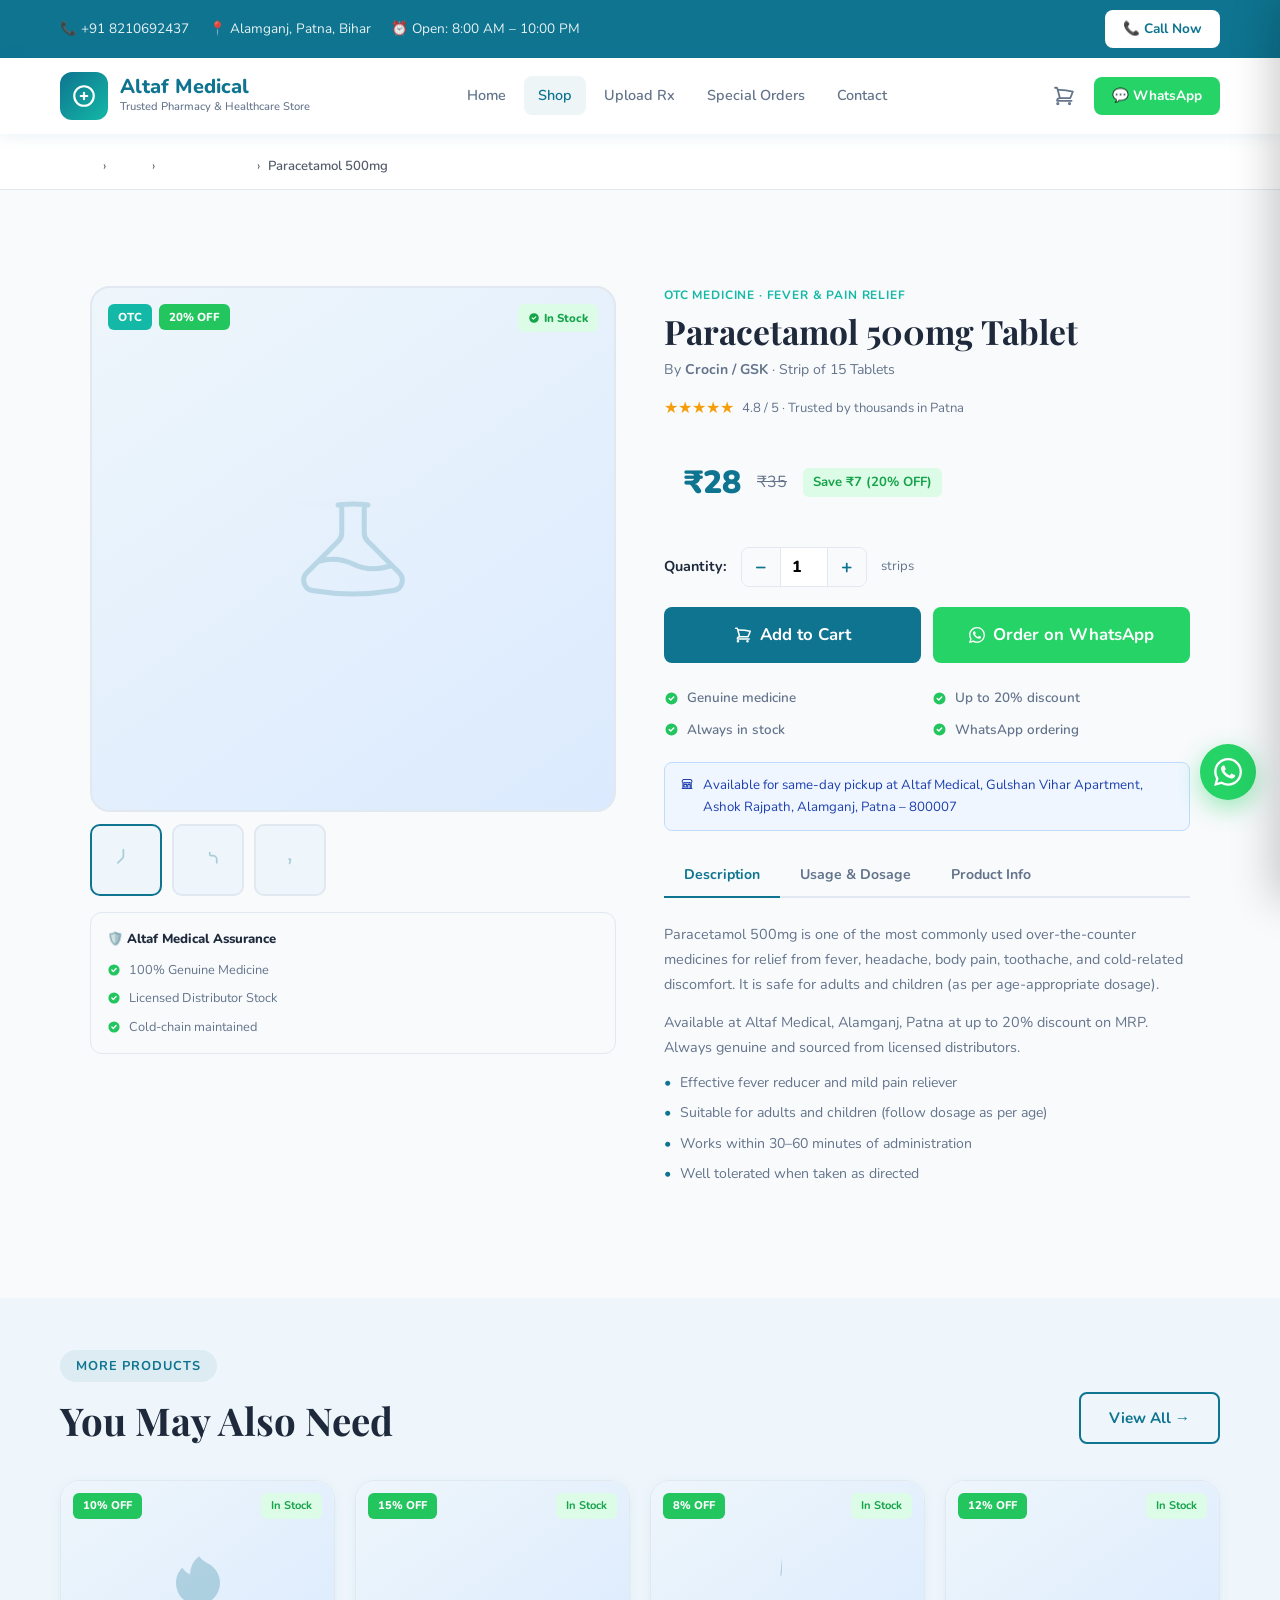
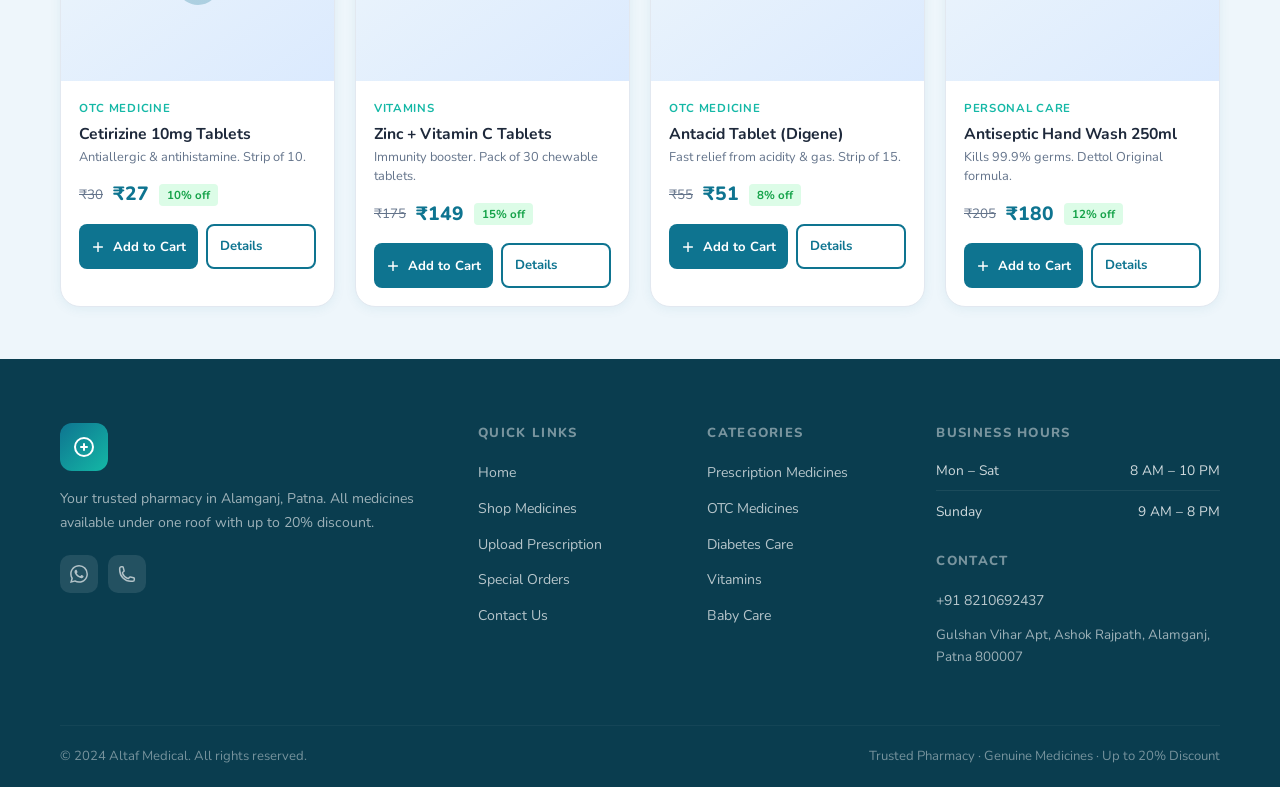
<file: product.html>
<!doctype html>
<html lang="en">
  <head>
    <meta charset="UTF-8" />
    <meta name="viewport" content="width=device-width, initial-scale=1.0" />
    <title>Paracetamol 500mg – Altaf Medical | Pharmacy Alamganj, Patna</title>
    <meta
      name="description"
      content="Buy Paracetamol 500mg at Altaf Medical, Alamganj Patna. Genuine medicines at up to 20% discount. Call +91 8210692437."
    />
    <link rel="stylesheet" href="style.css" />
    <!--
<style>
/* =============================================
   ALTAF MEDICAL — Premium Pharmacy CSS
   Font: Nunito (body) + Playfair Display (accent)
   ============================================= */

@import url('https://fonts.googleapis.com/css2?family=Nunito:wght@300;400;500;600;700;800;900&family=Playfair+Display:wght@600;700&display=swap');

:root {
  --primary:    #0E7490;
  --primary-dk: #0a5a72;
  --secondary:  #14B8A6;
  --accent:     #22C55E;
  --accent-dk:  #16a34a;
  --bg:         #F8FAFC;
  --bg2:        #EEF6FB;
  --white:      #ffffff;
  --text:       #1e293b;
  --text-muted: #64748b;
  --border:     #e2e8f0;
  --shadow:     0 4px 24px rgba(14,116,144,.10);
  --shadow-lg:  0 8px 40px rgba(14,116,144,.16);
  --radius:     12px;
  --radius-lg:  20px;
  --transition: .25s cubic-bezier(.4,0,.2,1);
  --font-body:  'Nunito', sans-serif;
  --font-head:  'Playfair Display', serif;
}

*,*::before,*::after{box-sizing:border-box;margin:0;padding:0}
html{scroll-behavior:smooth;font-size:16px}
body{font-family:var(--font-body);background:var(--bg);color:var(--text);line-height:1.6;overflow-x:hidden}
img{max-width:100%;display:block}
a{text-decoration:none;color:inherit}
ul{list-style:none}
button{cursor:pointer;border:none;background:none;font-family:inherit}
input,textarea,select{font-family:inherit}

.container{max-width:1200px;margin:0 auto;padding:0 20px}
.section-pad{padding:72px 0}
.text-center{text-align:center}
.flex{display:flex}
.gap-3{gap:12px}

.btn{display:inline-flex;align-items:center;gap:8px;padding:12px 28px;border-radius:8px;font-weight:700;font-size:.95rem;transition:all var(--transition);white-space:nowrap}
.btn-primary{background:var(--primary);color:#fff}
.btn-primary:hover{background:var(--primary-dk);transform:translateY(-1px);box-shadow:0 6px 20px rgba(14,116,144,.35)}
.btn-secondary{background:var(--secondary);color:#fff}
.btn-secondary:hover{background:#0f9d8d;transform:translateY(-1px)}
.btn-accent{background:var(--accent);color:#fff}
.btn-accent:hover{background:var(--accent-dk);transform:translateY(-1px)}
.btn-outline{background:transparent;border:2px solid var(--primary);color:var(--primary)}
.btn-outline:hover{background:var(--primary);color:#fff}
.btn-white{background:#fff;color:var(--primary)}
.btn-white:hover{background:var(--bg2)}
.btn-whatsapp{background:#25d366;color:#fff}
.btn-whatsapp:hover{background:#1eb855;transform:translateY(-1px);box-shadow:0 6px 20px rgba(37,211,102,.35)}
.btn-lg{padding:15px 36px;font-size:1.05rem}
.btn-sm{padding:8px 18px;font-size:.85rem}
.btn-block{width:100%;justify-content:center}

.section-label{display:inline-flex;align-items:center;gap:8px;background:rgba(14,116,144,.08);color:var(--primary);padding:6px 16px;border-radius:50px;font-size:.8rem;font-weight:700;letter-spacing:.08em;text-transform:uppercase;margin-bottom:14px}
.section-title{font-family:var(--font-head);font-size:clamp(1.6rem,3vw,2.4rem);color:var(--text);line-height:1.25}
.section-subtitle{color:var(--text-muted);font-size:1.05rem;margin-top:10px;max-width:600px}

/* Top Bar */
.top-bar{background:var(--primary);color:#fff;padding:10px 0}
.top-bar .container{display:flex;justify-content:space-between;align-items:center}
.top-bar-left{display:flex;align-items:center;gap:20px;font-size:.85rem}
.top-bar-left span{display:flex;align-items:center;gap:6px;opacity:.9}

/* Navbar */
.navbar{background:#fff;box-shadow:0 2px 16px rgba(14,116,144,.09);position:sticky;top:0;z-index:900}
.navbar .container{display:flex;align-items:center;justify-content:space-between;padding:14px 20px}
.logo{display:flex;align-items:center;gap:12px}
.logo-icon{width:48px;height:48px;background:linear-gradient(135deg,var(--primary),var(--secondary));border-radius:12px;display:flex;align-items:center;justify-content:center;flex-shrink:0}
.logo-icon svg{color:#fff}
.logo-text h1{font-size:1.25rem;font-weight:800;color:var(--primary);line-height:1.1}
.logo-text p{font-size:.7rem;color:var(--text-muted);font-weight:500}
.nav-links{display:flex;align-items:center;gap:4px}
.nav-links a{padding:8px 14px;border-radius:8px;font-weight:600;font-size:.9rem;color:var(--text-muted);transition:all var(--transition)}
.nav-links a:hover,.nav-links a.active{color:var(--primary);background:rgba(14,116,144,.07)}
.nav-right{display:flex;align-items:center;gap:10px}
.nav-cart{position:relative;width:40px;height:40px;border-radius:10px;display:flex;align-items:center;justify-content:center;color:var(--text-muted);transition:all var(--transition);cursor:pointer}
.nav-cart:hover{background:var(--bg2);color:var(--primary)}
.cart-badge{position:absolute;top:-2px;right:-2px;background:var(--accent);color:#fff;font-size:.6rem;font-weight:800;width:16px;height:16px;border-radius:50%;display:flex;align-items:center;justify-content:center}
.hamburger{display:none;flex-direction:column;gap:5px;padding:8px;cursor:pointer}
.hamburger span{display:block;width:24px;height:2px;background:var(--text);border-radius:2px;transition:all var(--transition)}
.mobile-nav{display:none;background:#fff;border-top:1px solid var(--border);padding:12px}
.mobile-nav.open{display:block}
.mobile-nav a{display:block;padding:12px 16px;font-weight:600;color:var(--text-muted);border-radius:8px;transition:all var(--transition)}
.mobile-nav a:hover,.mobile-nav a.active{background:rgba(14,116,144,.07);color:var(--primary)}

/* Hero */
.hero{background:linear-gradient(135deg,#044d61 0%,#0E7490 45%,#14B8A6 100%);color:#fff;padding:80px 0;position:relative;overflow:hidden;min-height:88vh;display:flex;align-items:center}
.hero::before{content:'';position:absolute;inset:0;background-image:radial-gradient(circle at 20% 50%,rgba(255,255,255,.05) 0%,transparent 50%),radial-gradient(circle at 80% 20%,rgba(255,255,255,.04) 0%,transparent 40%)}
.hero-grid{display:grid;grid-template-columns:1fr 1fr;gap:60px;align-items:center}
.hero-badge{display:inline-flex;align-items:center;gap:8px;background:rgba(255,255,255,.15);backdrop-filter:blur(8px);border:1px solid rgba(255,255,255,.2);color:#fff;padding:8px 20px;border-radius:50px;font-size:.8rem;font-weight:700;letter-spacing:.1em;text-transform:uppercase;margin-bottom:20px;animation:fadeInUp .5s ease both}
.hero h1{font-family:var(--font-head);font-size:clamp(2rem,4.5vw,3.4rem);line-height:1.18;font-weight:700;margin-bottom:22px;animation:fadeInUp .5s .1s ease both}
.hero h1 span{color:#6ee7b7}
.hero p{font-size:1.08rem;opacity:.88;margin-bottom:32px;line-height:1.75;max-width:480px;animation:fadeInUp .5s .2s ease both}
.hero-ctas{display:flex;gap:14px;flex-wrap:wrap;margin-bottom:40px;animation:fadeInUp .5s .3s ease both}
.hero-trust{display:flex;flex-wrap:wrap;gap:12px;animation:fadeInUp .5s .4s ease both}
.trust-item{display:flex;align-items:center;gap:8px;background:rgba(255,255,255,.1);border:1px solid rgba(255,255,255,.2);backdrop-filter:blur(6px);padding:8px 16px;border-radius:8px;font-size:.84rem;font-weight:600}
.trust-item svg{color:#6ee7b7;flex-shrink:0}
.hero-img-wrap{border-radius:var(--radius-lg);overflow:hidden;box-shadow:0 24px 80px rgba(0,0,0,.35);aspect-ratio:4/3;background:linear-gradient(145deg,rgba(255,255,255,.12),rgba(255,255,255,.05));border:1px solid rgba(255,255,255,.2);display:flex;align-items:center;justify-content:center;animation:fadeInUp .6s .2s ease both}
.hero-img-inner{text-align:center;color:rgba(255,255,255,.8);padding:40px}
.hero-img-inner svg{margin:0 auto 20px;opacity:.7}
.hero-img-inner p{font-size:1rem;font-weight:600}
.hero-img-inner small{font-size:.8rem;opacity:.7}
.hero-stat-row{display:flex;gap:12px;margin-top:20px}
.hero-stat-card{background:rgba(255,255,255,.15);backdrop-filter:blur(8px);border:1px solid rgba(255,255,255,.2);border-radius:12px;padding:14px 20px;text-align:center;flex:1}
.hero-stat-card p{font-size:.7rem;text-transform:uppercase;letter-spacing:.07em;opacity:.75}
.hero-stat-card h3{font-size:1.5rem;font-weight:900;margin-top:2px}

/* Search */
.search-section{background:#fff;padding:24px 0;box-shadow:0 4px 20px rgba(14,116,144,.08);position:relative;z-index:10}
.search-wrap{display:flex;align-items:center;gap:12px;background:var(--bg);border:2px solid var(--border);border-radius:12px;padding:8px 8px 8px 18px;transition:border-color var(--transition)}
.search-wrap:focus-within{border-color:var(--primary);box-shadow:0 0 0 4px rgba(14,116,144,.1)}
.search-wrap svg{color:var(--text-muted);flex-shrink:0}
.search-wrap input{flex:1;border:none;background:transparent;font-size:1rem;color:var(--text);outline:none}
.search-wrap input::placeholder{color:var(--text-muted)}
.search-wrap .btn{padding:10px 24px}

/* Categories */
.categories-section{padding:52px 0}
.category-grid{display:grid;grid-template-columns:repeat(auto-fill,minmax(150px,1fr));gap:14px}
.category-card{background:#fff;border:2px solid var(--border);border-radius:var(--radius);padding:22px 16px;text-align:center;cursor:pointer;transition:all var(--transition)}
.category-card:hover,.category-card.active{border-color:var(--primary);background:rgba(14,116,144,.04);transform:translateY(-3px);box-shadow:var(--shadow)}
.cat-icon{width:52px;height:52px;border-radius:12px;background:rgba(14,116,144,.08);color:var(--primary);display:flex;align-items:center;justify-content:center;margin:0 auto 12px;transition:all var(--transition)}
.category-card:hover .cat-icon,.category-card.active .cat-icon{background:var(--primary);color:#fff}
.category-card h3{font-size:.85rem;font-weight:700;color:var(--text)}
.category-card p{font-size:.75rem;color:var(--text-muted);margin-top:3px}

/* Products */
.products-section{padding:60px 0;background:var(--bg2)}
.products-grid{display:grid;grid-template-columns:repeat(auto-fill,minmax(240px,1fr));gap:20px;margin-top:36px}
.section-header{display:flex;align-items:flex-end;justify-content:space-between;flex-wrap:wrap;gap:12px;margin-bottom:8px}
.product-card{background:#fff;border-radius:var(--radius-lg);overflow:hidden;box-shadow:0 2px 12px rgba(14,116,144,.07);transition:all var(--transition);border:1px solid var(--border)}
.product-card:hover{transform:translateY(-5px);box-shadow:var(--shadow-lg)}
.product-img{height:200px;background:linear-gradient(145deg,var(--bg2),#dbeafe);display:flex;align-items:center;justify-content:center;position:relative}
.product-img-placeholder{color:var(--primary);opacity:.25}
.product-badge{position:absolute;top:12px;left:12px;background:var(--accent);color:#fff;font-size:.7rem;font-weight:800;padding:4px 10px;border-radius:6px}
.product-badge.rx{background:var(--primary)}
.availability-badge{position:absolute;top:12px;right:12px;font-size:.7rem;font-weight:700;padding:4px 10px;border-radius:6px}
.availability-badge.in-stock{background:#dcfce7;color:#16a34a}
.availability-badge.on-request{background:#fef3c7;color:#d97706}
.product-info{padding:18px}
.product-cat{font-size:.72rem;font-weight:700;color:var(--secondary);text-transform:uppercase;letter-spacing:.06em}
.product-name{font-size:.98rem;font-weight:700;color:var(--text);margin:6px 0 4px;line-height:1.3}
.product-desc{font-size:.8rem;color:var(--text-muted);line-height:1.5}
.product-price{display:flex;align-items:center;gap:10px;margin:12px 0}
.price-original{font-size:.84rem;color:var(--text-muted);text-decoration:line-through}
.price-current{font-size:1.2rem;font-weight:800;color:var(--primary)}
.price-discount{font-size:.72rem;font-weight:700;background:#dcfce7;color:#16a34a;padding:2px 8px;border-radius:4px}
.product-actions{display:flex;gap:8px;margin-top:14px}
.product-actions .btn{flex:1;padding:10px 12px;font-size:.82rem;border-radius:8px}

/* Discount Banner */
.discount-banner{background:linear-gradient(135deg,#064e3b,#065f46,#0f766e);color:#fff;padding:64px 0;position:relative;overflow:hidden}
.discount-banner::before{content:'';position:absolute;top:-60%;left:-10%;width:400px;height:400px;background:rgba(255,255,255,.04);border-radius:50%}
.discount-inner{position:relative;z-index:1;display:flex;align-items:center;justify-content:space-between;gap:40px;flex-wrap:wrap}
.discount-text h2{font-family:var(--font-head);font-size:clamp(1.8rem,3.5vw,2.8rem)}
.discount-text p{opacity:.85;margin-top:10px;font-size:1.05rem;max-width:480px}
.discount-text .btn{margin-top:24px}
.discount-badge{text-align:center;background:rgba(255,255,255,.12);border:2px solid rgba(255,255,255,.2);border-radius:var(--radius-lg);padding:32px 40px;backdrop-filter:blur(8px);flex-shrink:0}
.discount-badge .pct{font-size:5rem;font-weight:900;line-height:1;color:#6ee7b7}
.discount-badge p{font-size:.9rem;opacity:.85;margin-top:4px}

/* Special Orders */
.special-orders{background:#fff;padding:72px 0}
.special-orders-grid{display:grid;grid-template-columns:1fr 1fr;gap:60px;align-items:center}
.special-img{background:linear-gradient(135deg,var(--bg2),rgba(20,184,166,.12));border-radius:var(--radius-lg);aspect-ratio:4/3;display:flex;align-items:center;justify-content:center;border:2px solid var(--border)}
.feature-list{display:flex;flex-direction:column;gap:16px;margin:24px 0 28px}
.feature-item{display:flex;align-items:flex-start;gap:14px}
.feature-item-icon{width:40px;height:40px;background:rgba(14,116,144,.08);color:var(--primary);border-radius:10px;display:flex;align-items:center;justify-content:center;flex-shrink:0}
.feature-item h4{font-weight:700;font-size:.95rem;color:var(--text);margin-bottom:2px}
.feature-item p{font-size:.84rem;color:var(--text-muted)}

/* Why Us */
.why-us{background:var(--bg);padding:72px 0}
.why-grid{display:grid;grid-template-columns:repeat(auto-fill,minmax(230px,1fr));gap:18px;margin-top:40px}
.why-card{background:#fff;border-radius:var(--radius);padding:28px 22px;border:1px solid var(--border);transition:all var(--transition)}
.why-card:hover{border-color:var(--primary);transform:translateY(-4px);box-shadow:var(--shadow)}
.why-icon{width:52px;height:52px;border-radius:14px;display:flex;align-items:center;justify-content:center;margin-bottom:16px}
.why-card h3{font-weight:700;font-size:.98rem;margin-bottom:8px}
.why-card p{font-size:.84rem;color:var(--text-muted);line-height:1.6}

/* Reviews */
.reviews-section{background:var(--bg2);padding:72px 0}
.reviews-grid{display:grid;grid-template-columns:repeat(auto-fill,minmax(300px,1fr));gap:20px;margin-top:40px}
.review-card{background:#fff;border-radius:var(--radius-lg);padding:28px;border:1px solid var(--border);transition:all var(--transition)}
.review-card:hover{transform:translateY(-3px);box-shadow:var(--shadow)}
.review-stars{display:flex;gap:3px;color:#f59e0b;font-size:1.1rem;margin-bottom:14px}
.review-text{color:var(--text-muted);font-size:.9rem;line-height:1.7;font-style:italic;margin-bottom:20px}
.reviewer{display:flex;align-items:center;gap:12px}
.reviewer-avatar{width:44px;height:44px;border-radius:50%;display:flex;align-items:center;justify-content:center;font-weight:800;font-size:1rem;color:#fff;flex-shrink:0}
.reviewer-name{font-weight:700;font-size:.92rem}
.reviewer-loc{font-size:.76rem;color:var(--text-muted)}

/* FAQ */
.faq-section{background:#fff;padding:72px 0}
.faq-list{max-width:760px;margin:40px auto 0;display:flex;flex-direction:column;gap:10px}
.faq-item{border:1px solid var(--border);border-radius:var(--radius);overflow:hidden;transition:border-color var(--transition)}
.faq-item.open{border-color:var(--primary)}
.faq-q{width:100%;display:flex;align-items:center;justify-content:space-between;padding:18px 22px;font-weight:700;font-size:.95rem;color:var(--text);cursor:pointer;background:#fff;gap:16px;text-align:left}
.faq-item.open .faq-q{color:var(--primary)}
.faq-icon{width:28px;height:28px;border-radius:50%;background:rgba(14,116,144,.08);color:var(--primary);display:flex;align-items:center;justify-content:center;flex-shrink:0;transition:all var(--transition)}
.faq-item.open .faq-icon{background:var(--primary);color:#fff;transform:rotate(45deg)}
.faq-a{padding:0 22px 18px;color:var(--text-muted);font-size:.9rem;line-height:1.7;display:none}
.faq-item.open .faq-a{display:block}

/* Form */
.form-section{background:var(--bg2);padding:72px 0}
.form-wrap{background:#fff;border-radius:var(--radius-lg);padding:40px;box-shadow:var(--shadow);max-width:720px;margin:36px auto 0}
.form-grid{display:grid;grid-template-columns:1fr 1fr;gap:18px}
.form-group{display:flex;flex-direction:column;gap:6px}
.form-group.full{grid-column:1/-1}
.form-group label{font-size:.85rem;font-weight:700;color:var(--text)}
.form-group input,.form-group textarea,.form-group select{border:1.5px solid var(--border);border-radius:8px;padding:12px 14px;font-size:.95rem;color:var(--text);outline:none;transition:border-color var(--transition);background:var(--bg)}
.form-group input:focus,.form-group textarea:focus,.form-group select:focus{border-color:var(--primary);box-shadow:0 0 0 3px rgba(14,116,144,.1);background:#fff}
.form-group textarea{resize:vertical;min-height:100px}
.file-upload{border:2px dashed var(--border);border-radius:10px;padding:28px;text-align:center;cursor:pointer;transition:all var(--transition);background:var(--bg);position:relative}
.file-upload:hover{border-color:var(--primary);background:rgba(14,116,144,.03)}
.file-upload input[type=file]{position:absolute;inset:0;opacity:0;cursor:pointer}
.file-upload svg{color:var(--primary);margin:0 auto 10px}
.file-upload p{font-size:.85rem;color:var(--text-muted)}
.file-upload strong{color:var(--primary)}

/* Contact */
.contact-section{background:var(--bg);padding:72px 0}
.contact-grid{display:grid;grid-template-columns:1fr 1fr;gap:36px;align-items:start}
.contact-info-item{display:flex;align-items:flex-start;gap:16px;background:#fff;border-radius:var(--radius);padding:20px;border:1px solid var(--border);margin-bottom:14px;transition:all var(--transition)}
.contact-info-item:hover{border-color:var(--primary)}
.contact-info-icon{width:46px;height:46px;border-radius:12px;background:rgba(14,116,144,.08);color:var(--primary);display:flex;align-items:center;justify-content:center;flex-shrink:0}
.contact-info-item h4{font-weight:700;font-size:.92rem;margin-bottom:4px}
.contact-info-item p{font-size:.85rem;color:var(--text-muted);line-height:1.6}
.contact-btns{display:flex;gap:10px;margin-top:16px;flex-wrap:wrap}
.map-container{border-radius:var(--radius-lg);overflow:hidden;border:2px solid var(--border)}
.map-container iframe{width:100%;height:360px;display:block;border:none}

/* Cart Drawer */
.cart-overlay{position:fixed;inset:0;background:rgba(0,0,0,.5);z-index:1000;opacity:0;pointer-events:none;transition:opacity var(--transition)}
.cart-overlay.open{opacity:1;pointer-events:all}
.cart-drawer{position:fixed;right:0;top:0;bottom:0;width:380px;background:#fff;z-index:1001;transform:translateX(100%);transition:transform var(--transition);box-shadow:-8px 0 40px rgba(0,0,0,.2);display:flex;flex-direction:column}
.cart-drawer.open{transform:translateX(0)}
.cart-header{display:flex;align-items:center;justify-content:space-between;padding:20px 24px;border-bottom:1px solid var(--border)}
.cart-header h2{font-size:1.1rem;font-weight:800}
.cart-close{width:36px;height:36px;border-radius:50%;background:var(--bg);display:flex;align-items:center;justify-content:center;cursor:pointer;transition:background var(--transition)}
.cart-close:hover{background:var(--border)}
.cart-body{flex:1;overflow-y:auto;padding:20px 24px}
.cart-empty{text-align:center;padding:60px 20px;color:var(--text-muted)}
.cart-empty svg{margin:0 auto 16px;opacity:.35}
.cart-empty p{font-size:.9rem}
.cart-item{display:flex;gap:14px;padding:16px 0;border-bottom:1px solid var(--border)}
.cart-item-img{width:60px;height:60px;background:var(--bg2);border-radius:10px;display:flex;align-items:center;justify-content:center;flex-shrink:0;color:var(--primary);opacity:.5}
.cart-item-info{flex:1}
.cart-item-name{font-weight:700;font-size:.9rem;margin-bottom:3px}
.cart-item-price{font-size:.9rem;color:var(--primary);font-weight:700}
.cart-item-qty{font-size:.78rem;color:var(--text-muted);margin-top:3px}
.cart-item-remove{color:#ef4444;cursor:pointer;font-size:.75rem;margin-top:5px;display:inline-block;font-weight:600}
.cart-footer{padding:20px 24px;border-top:1px solid var(--border)}
.cart-total{display:flex;justify-content:space-between;font-weight:800;font-size:1.05rem;margin-bottom:16px}
.cart-note{font-size:.76rem;color:var(--text-muted);text-align:center;margin-top:8px;line-height:1.5}

/* Toast */
.toast-container{position:fixed;top:20px;right:20px;z-index:9999;display:flex;flex-direction:column;gap:10px}
.toast{background:var(--primary);color:#fff;padding:14px 20px;border-radius:10px;font-size:.9rem;font-weight:600;box-shadow:0 8px 24px rgba(0,0,0,.2);display:flex;align-items:center;gap:10px;transform:translateX(120%);transition:transform .3s ease}
.toast.show{transform:translateX(0)}
.toast.success{background:var(--accent-dk)}

/* Floating */
.float-whatsapp{position:fixed;bottom:100px;right:24px;z-index:800}
.float-whatsapp a{width:56px;height:56px;background:#25d366;border-radius:50%;display:flex;align-items:center;justify-content:center;color:#fff;box-shadow:0 8px 24px rgba(37,211,102,.45);transition:all var(--transition)}
.float-whatsapp a:hover{transform:scale(1.12)}

/* Mobile Bottom Bar */
.mobile-bottom-bar{display:none;position:fixed;bottom:0;left:0;right:0;background:#fff;border-top:1px solid var(--border);z-index:800;padding:6px 0;box-shadow:0 -4px 20px rgba(0,0,0,.1)}
.mobile-bottom-bar .bar-inner{display:flex;justify-content:space-around;align-items:center}
.mob-btn{display:flex;flex-direction:column;align-items:center;gap:3px;padding:6px 14px;border-radius:10px;color:var(--text-muted);font-size:.65rem;font-weight:700;transition:all var(--transition);cursor:pointer}
.mob-btn:hover,.mob-btn.active{color:var(--primary)}
.mob-btn.whatsapp-mob{color:#25d366}
.mob-btn.cart-mob{position:relative}
.mob-badge{position:absolute;top:-1px;right:6px;background:var(--accent);color:#fff;font-size:.5rem;font-weight:800;width:14px;height:14px;border-radius:50%;display:flex;align-items:center;justify-content:center}

/* Footer */
.footer{background:#0a3d4f;color:rgba(255,255,255,.8);padding:64px 0 0}
.footer-grid{display:grid;grid-template-columns:2fr 1fr 1fr 1.5fr;gap:40px}
.footer-brand .logo-icon{margin-bottom:16px}
.footer-brand p{font-size:.88rem;line-height:1.7;margin:12px 0 20px;opacity:.75}
.footer-social{display:flex;gap:10px}
.social-btn{width:38px;height:38px;border-radius:10px;background:rgba(255,255,255,.1);display:flex;align-items:center;justify-content:center;transition:all var(--transition);color:rgba(255,255,255,.65)}
.social-btn:hover{background:var(--primary);color:#fff}
.footer h4{font-size:.82rem;font-weight:800;text-transform:uppercase;letter-spacing:.1em;color:rgba(255,255,255,.45);margin-bottom:16px}
.footer ul li{margin-bottom:10px}
.footer ul a{font-size:.88rem;color:rgba(255,255,255,.7);transition:color var(--transition)}
.footer ul a:hover{color:var(--secondary)}
.footer-hours li{font-size:.86rem;display:flex;justify-content:space-between;gap:8px;padding-bottom:8px;border-bottom:1px solid rgba(255,255,255,.07);margin-bottom:8px}
.footer-hours li:last-child{border-bottom:none}
.footer-bottom{border-top:1px solid rgba(255,255,255,.08);margin-top:48px;padding:20px 0;display:flex;justify-content:space-between;align-items:center;flex-wrap:wrap;gap:12px;font-size:.82rem;opacity:.55}

/* Page Header */
.page-header{background:linear-gradient(135deg,var(--primary),var(--secondary));color:#fff;padding:52px 0;text-align:center}
.page-header h1{font-family:var(--font-head);font-size:clamp(1.8rem,4vw,2.8rem)}
.page-header p{opacity:.85;margin-top:10px;font-size:1.05rem}
.breadcrumb{display:flex;align-items:center;justify-content:center;gap:8px;font-size:.82rem;opacity:.75;margin-top:10px}
.breadcrumb a{color:#fff}

/* Shop Layout */
.shop-layout{display:grid;grid-template-columns:260px 1fr;gap:28px;padding:40px 0}
.shop-sidebar{position:sticky;top:90px;height:fit-content}
.sidebar-card{background:#fff;border-radius:var(--radius);border:1px solid var(--border);padding:20px;margin-bottom:16px}
.sidebar-card h3{font-size:.82rem;font-weight:800;text-transform:uppercase;letter-spacing:.08em;color:var(--text-muted);margin-bottom:14px}
.filter-check{display:flex;align-items:center;justify-content:space-between;margin-bottom:10px}
.filter-check label{display:flex;align-items:center;gap:10px;font-size:.9rem;cursor:pointer;font-weight:600;color:var(--text)}
.filter-check input[type=checkbox]{width:16px;height:16px;accent-color:var(--primary)}
.filter-count{font-size:.75rem;background:var(--bg2);color:var(--text-muted);padding:2px 8px;border-radius:50px}
.shop-toolbar{display:flex;align-items:center;justify-content:space-between;margin-bottom:22px;flex-wrap:wrap;gap:12px}
.shop-toolbar select{border:1.5px solid var(--border);border-radius:8px;padding:9px 14px;font-size:.9rem;color:var(--text);outline:none}
.results-count{font-size:.9rem;color:var(--text-muted);font-weight:600}

/* Product Detail */
.product-detail-grid{display:grid;grid-template-columns:1fr 1fr;gap:48px;padding:48px 0;align-items:start}
.product-detail-img{background:linear-gradient(145deg,var(--bg2),#dbeafe);border-radius:var(--radius-lg);aspect-ratio:1;display:flex;align-items:center;justify-content:center;border:2px solid var(--border)}
.product-detail-info h1{font-family:var(--font-head);font-size:clamp(1.5rem,3vw,2rem);margin:10px 0 8px}
.product-rating{display:flex;align-items:center;gap:8px;color:var(--text-muted);font-size:.88rem}
.product-detail-price{display:flex;align-items:center;gap:14px;margin:20px 0;padding:20px;background:var(--bg);border-radius:var(--radius)}
.product-detail-price .price-current{font-size:2rem}
.product-desc-full{font-size:.95rem;color:var(--text-muted);line-height:1.75;margin-bottom:24px}
.product-detail-actions{display:flex;gap:12px;flex-wrap:wrap;margin-bottom:24px}
.tabs-nav{display:flex;border-bottom:2px solid var(--border);margin-top:28px}
.tab-btn{padding:13px 20px;font-weight:700;font-size:.9rem;color:var(--text-muted);border-bottom:2px solid transparent;margin-bottom:-2px;cursor:pointer;transition:all var(--transition)}
.tab-btn.active{color:var(--primary);border-bottom-color:var(--primary)}
.tab-pane{display:none;padding:20px 0;font-size:.92rem;color:var(--text-muted);line-height:1.75}
.tab-pane.active{display:block}

/* Prescription Page */
.rx-page{max-width:720px;margin:0 auto;padding:40px 0}
.rx-steps{display:flex;gap:0;margin-bottom:36px}
.rx-step{flex:1;text-align:center;position:relative}
.rx-step::after{content:'';position:absolute;top:20px;left:60%;right:-10%;height:2px;background:var(--border)}
.rx-step:last-child::after{display:none}
.rx-step.done::after{background:var(--primary)}
.rx-step-num{width:40px;height:40px;border-radius:50%;background:var(--border);color:var(--text-muted);display:flex;align-items:center;justify-content:center;font-weight:800;margin:0 auto 8px;font-size:.9rem;transition:all var(--transition)}
.rx-step.active .rx-step-num{background:var(--primary);color:#fff}
.rx-step.done .rx-step-num{background:var(--accent);color:#fff}
.rx-step-label{font-size:.76rem;font-weight:700;color:var(--text-muted)}

/* Animations */
@keyframes fadeInUp{from{opacity:0;transform:translateY(24px)}to{opacity:1;transform:translateY(0)}}
@keyframes spin{to{transform:rotate(360deg)}}

/* Responsive */
@media(max-width:1024px){
  .footer-grid{grid-template-columns:1fr 1fr}
  .shop-layout{grid-template-columns:1fr}
  .shop-sidebar{position:static}
}
@media(max-width:768px){
  .top-bar{display:none}
  .nav-links{display:none}
  .hamburger{display:flex}
  .hero-grid{grid-template-columns:1fr}
  .hero-img-wrap{display:none}
  .hero{min-height:auto;padding:60px 0 48px}
  .special-orders-grid{grid-template-columns:1fr}
  .contact-grid{grid-template-columns:1fr}
  .form-grid{grid-template-columns:1fr}
  .product-detail-grid{grid-template-columns:1fr}
  .footer-grid{grid-template-columns:1fr}
  .mobile-bottom-bar{display:flex}
  .float-whatsapp{bottom:78px}
  body{padding-bottom:64px}
  .cart-drawer{width:100%}
  .footer-bottom{flex-direction:column;text-align:center}
  .rx-steps{display:none}
  .section-pad{padding:48px 0}
  .discount-inner{flex-direction:column;text-align:center}
}
@media(max-width:480px){
  .hero-ctas{flex-direction:column}
  .hero-ctas .btn{width:100%;justify-content:center}
  .category-grid{grid-template-columns:repeat(3,1fr)}
  .products-grid{grid-template-columns:repeat(2,1fr)}
  .why-grid{grid-template-columns:1fr 1fr}
  .reviews-grid{grid-template-columns:1fr}
  .form-wrap{padding:24px 20px}
}

/* ==============================================
   SHOP PAGE — shop.html
   ============================================== */
.shop-search-bar{background:#fff;border:2px solid var(--border);border-radius:12px;padding:8px 8px 8px 18px;display:flex;align-items:center;gap:10px;transition:border-color .25s;margin-bottom:4px}
.shop-search-bar:focus-within{border-color:var(--primary);box-shadow:0 0 0 3px rgba(14,116,144,.1)}
.shop-search-bar input{flex:1;border:none;outline:none;font-size:.95rem;background:transparent;color:var(--text)}
.shop-search-bar input::placeholder{color:var(--text-muted)}
.shop-search-bar button{background:var(--primary);color:#fff;border-radius:8px;padding:10px 20px;font-weight:700;font-size:.9rem;display:flex;align-items:center;gap:6px;flex-shrink:0;transition:background .2s}
.shop-search-bar button:hover{background:var(--primary-dk)}

.cat-pills{display:flex;gap:8px;flex-wrap:wrap;margin:16px 0}
.cat-pill{padding:7px 18px;border-radius:50px;border:1.5px solid var(--border);background:#fff;font-weight:700;font-size:.82rem;color:var(--text-muted);cursor:pointer;transition:all .2s;user-select:none}
.cat-pill:hover,.cat-pill.active{background:var(--primary);color:#fff;border-color:var(--primary)}

.shop-grid{display:grid;grid-template-columns:repeat(4,1fr);gap:20px;margin-bottom:32px}
.shop-product-card{background:#fff;border-radius:var(--radius);border:1px solid var(--border);overflow:hidden;transition:all .25s;display:flex;flex-direction:column}
.shop-product-card:hover{box-shadow:var(--shadow-lg);transform:translateY(-3px)}
.spc-img{background:linear-gradient(145deg,var(--bg2),#dbeafe);height:160px;display:flex;align-items:center;justify-content:center;position:relative;flex-shrink:0}
.spc-badge-wrap{position:absolute;top:10px;left:10px;display:flex;gap:5px;flex-wrap:wrap}
.badge-discount{background:var(--accent);color:#fff;font-size:.68rem;font-weight:800;padding:3px 8px;border-radius:5px}
.badge-rx{background:var(--primary);color:#fff;font-size:.68rem;font-weight:800;padding:3px 8px;border-radius:5px}
.badge-otc{background:var(--secondary);color:#fff;font-size:.68rem;font-weight:800;padding:3px 8px;border-radius:5px}
.badge-avail{position:absolute;top:10px;right:10px;background:rgba(34,197,94,.12);color:#16a34a;font-size:.65rem;font-weight:800;padding:3px 8px;border-radius:5px;border:1px solid rgba(34,197,94,.3)}
.spc-body{padding:14px;flex:1;display:flex;flex-direction:column}
.spc-cat{font-size:.7rem;font-weight:700;color:var(--secondary);text-transform:uppercase;letter-spacing:.07em;margin-bottom:5px}
.spc-price-row{display:flex;align-items:center;gap:8px;margin-bottom:12px}
.spc-price-row .price-current{font-size:1.1rem;font-weight:900;color:var(--primary)}
.spc-price-row .price-original{font-size:.82rem;color:var(--text-muted);text-decoration:line-through}
.spc-price-row .price-save{font-size:.72rem;color:var(--accent-dk);font-weight:700}
.spc-actions{display:flex;gap:8px;margin-top:auto}
.btn-add-cart{flex:1;background:var(--primary);color:#fff;border-radius:8px;padding:9px 10px;font-weight:700;font-size:.82rem;display:flex;align-items:center;justify-content:center;gap:5px;transition:all .2s;border:none;cursor:pointer;font-family:inherit}
.btn-add-cart:hover{background:var(--primary-dk);transform:translateY(-1px)}
.btn-wa-quick{width:38px;height:38px;background:#25d366;color:#fff;border-radius:8px;display:flex;align-items:center;justify-content:center;flex-shrink:0;transition:all .2s}
.btn-wa-quick:hover{background:#1eb855}
.no-results{text-align:center;padding:80px 20px;color:var(--text-muted)}
.no-results svg{margin:0 auto 16px;opacity:.4}
.no-results h3{font-size:1.2rem;font-weight:700;margin-bottom:8px}

@media(max-width:1100px){.shop-grid{grid-template-columns:repeat(3,1fr)}}
@media(max-width:768px){.shop-grid{grid-template-columns:repeat(2,1fr)}}
@media(max-width:420px){.shop-grid{grid-template-columns:1fr}}

/* ==============================================
   CONTACT PAGE — contact.html
   ============================================== */
.contact-info-card{background:#fff;border-radius:var(--radius-lg);border:1px solid var(--border);padding:36px;height:fit-content}
.contact-info-card h2{font-family:var(--font-head);font-size:1.6rem;color:var(--text);margin-bottom:24px}
.contact-item{display:flex;gap:16px;padding:18px 0;border-bottom:1px solid var(--border)}
.contact-item:last-of-type{border-bottom:none}
.contact-icon{width:48px;height:48px;border-radius:12px;background:rgba(14,116,144,.1);display:flex;align-items:center;justify-content:center;flex-shrink:0;color:var(--primary)}
.contact-item-text h4{font-weight:700;font-size:.95rem;color:var(--text);margin-bottom:4px}
.contact-item-text p,.contact-item-text a{color:var(--text-muted);font-size:.9rem;line-height:1.6}
.contact-item-text a:hover{color:var(--primary)}
.contact-action-btns{display:flex;gap:10px;flex-wrap:wrap;margin-top:24px}
.hours-grid{display:grid;grid-template-columns:1fr 1fr;gap:12px;margin-top:28px}
.hours-card{background:var(--bg);border-radius:10px;padding:16px;text-align:center;border:1px solid var(--border)}
.hours-card h4{font-size:.8rem;font-weight:800;text-transform:uppercase;letter-spacing:.07em;color:var(--text-muted);margin-bottom:6px}
.hours-card p{font-size:1rem;font-weight:700;color:var(--primary)}
.service-areas{background:var(--bg);border-radius:10px;padding:20px;margin-top:20px;border:1px solid var(--border)}
.service-areas h4{font-weight:800;font-size:.85rem;text-transform:uppercase;letter-spacing:.07em;color:var(--text-muted);margin-bottom:12px}
.area-tags{display:flex;flex-wrap:wrap;gap:8px}
.area-tag{background:#fff;border:1px solid var(--border);border-radius:50px;padding:5px 14px;font-size:.8rem;font-weight:600;color:var(--text-muted)}
.form-card{background:#fff;border-radius:var(--radius-lg);border:1px solid var(--border);padding:36px}
.form-card h2{font-family:var(--font-head);font-size:1.6rem;color:var(--text);margin-bottom:6px}
.form-card>p{color:var(--text-muted);font-size:.9rem;margin-bottom:28px}
.form-card .form-field{margin-bottom:18px}
.form-card .form-field label{display:block;font-weight:700;font-size:.85rem;color:var(--text);margin-bottom:6px}
.form-card .form-field input,.form-card .form-field textarea,.form-card .form-field select{width:100%;border:1.5px solid var(--border);border-radius:8px;padding:12px 14px;font-size:.92rem;color:var(--text);background:#fff;outline:none;transition:border-color .2s;font-family:inherit}
.form-card .form-field input:focus,.form-card .form-field textarea:focus,.form-card .form-field select:focus{border-color:var(--primary);box-shadow:0 0 0 3px rgba(14,116,144,.1)}
.form-card .form-field textarea{resize:vertical;min-height:120px}

@media(max-width:768px){.contact-grid{grid-template-columns:1fr!important;padding:32px 0}.hours-grid{grid-template-columns:1fr 1fr}}

/* ==============================================
   PRESCRIPTION PAGE — prescription.html
   ============================================== */
.rx-steps-bar{display:flex;align-items:flex-start;margin-bottom:44px;position:relative}
.rx-steps-bar::before{content:'';position:absolute;top:20px;left:10%;right:10%;height:2px;background:var(--border);z-index:0}
.rx-step-item{flex:1;display:flex;flex-direction:column;align-items:center;gap:8px;position:relative;z-index:1}
.rx-step-num{width:40px;height:40px;border-radius:50%;background:var(--border);color:var(--text-muted);display:flex;align-items:center;justify-content:center;font-weight:800;font-size:.9rem;transition:all .3s;border:3px solid #fff}
.rx-step-item.active .rx-step-num{background:var(--primary);color:#fff;box-shadow:0 0 0 4px rgba(14,116,144,.15)}
.rx-step-item.done .rx-step-num{background:var(--accent);color:#fff}
.rx-step-label{font-size:.76rem;font-weight:700;color:var(--text-muted);text-align:center}
.rx-step-item.active .rx-step-label{color:var(--primary)}
.rx-step-item.done .rx-step-label{color:var(--accent-dk)}

.rx-card{background:#fff;border-radius:var(--radius-lg);border:1px solid var(--border);padding:36px;margin-bottom:24px;box-shadow:0 2px 16px rgba(14,116,144,.06)}
.rx-card h2{font-family:var(--font-head);font-size:1.4rem;color:var(--text);margin-bottom:6px}
.rx-card>p{color:var(--text-muted);font-size:.9rem;margin-bottom:24px;line-height:1.6}

.upload-zone{border:2.5px dashed var(--border);border-radius:var(--radius);padding:48px 24px;text-align:center;cursor:pointer;transition:all .25s;background:var(--bg);position:relative;overflow:hidden}
.upload-zone:hover,.upload-zone.drag-over{border-color:var(--primary);background:rgba(14,116,144,.04)}
.upload-zone input[type=file]{position:absolute;inset:0;opacity:0;cursor:pointer;width:100%;height:100%}
.upload-zone h3{font-size:1.05rem;font-weight:700;color:var(--text);margin-bottom:6px}
.upload-zone p{font-size:.85rem;color:var(--text-muted);margin:0}
.upload-zone .file-types{display:flex;gap:8px;justify-content:center;margin-top:14px}
.file-type-tag{background:var(--bg2);border:1px solid var(--border);border-radius:6px;padding:4px 10px;font-size:.72rem;font-weight:700;color:var(--text-muted)}
.upload-icon{width:72px;height:72px;border-radius:20px;background:rgba(14,116,144,.1);color:var(--primary);display:flex;align-items:center;justify-content:center;margin:0 auto 16px}

.upload-preview{display:none;background:rgba(34,197,94,.06);border:2px solid rgba(34,197,94,.3);border-radius:var(--radius);padding:16px 20px;margin-top:16px;align-items:center;gap:14px}
.upload-preview.show{display:flex}
.preview-icon{width:44px;height:44px;background:#dcfce7;border-radius:10px;display:flex;align-items:center;justify-content:center;color:#16a34a;flex-shrink:0}
.preview-name{font-weight:700;font-size:.9rem;color:var(--text)}
.preview-size{font-size:.75rem;color:var(--text-muted)}
.preview-remove{color:#ef4444;cursor:pointer;font-size:.8rem;font-weight:700;margin-left:auto}
.preview-info{flex:1}

.rx-form-grid{display:grid;grid-template-columns:1fr 1fr;gap:16px}
.rx-form-field{display:flex;flex-direction:column;gap:6px}
.rx-form-field.full{grid-column:1/-1}
.rx-form-field label{font-size:.85rem;font-weight:700;color:var(--text)}
.rx-form-field input,.rx-form-field textarea,.rx-form-field select{border:1.5px solid var(--border);border-radius:8px;padding:12px 14px;font-size:.92rem;color:var(--text);background:var(--bg);outline:none;transition:border-color .2s;font-family:inherit}
.rx-form-field input:focus,.rx-form-field textarea:focus,.rx-form-field select:focus{border-color:var(--primary);box-shadow:0 0 0 3px rgba(14,116,144,.1);background:#fff}
.rx-form-field textarea{resize:vertical;min-height:90px}

.rx-how-it-works{display:grid;grid-template-columns:repeat(4,1fr);gap:16px;margin:40px 0}
.rx-how-card{text-align:center;padding:20px 12px;background:#fff;border-radius:var(--radius);border:1px solid var(--border)}
.rx-how-num{width:36px;height:36px;border-radius:50%;background:var(--primary);color:#fff;font-weight:900;font-size:.9rem;display:flex;align-items:center;justify-content:center;margin:0 auto 12px}
.rx-how-card h4{font-size:.85rem;font-weight:700;color:var(--text);margin-bottom:5px}
.rx-how-card p{font-size:.75rem;color:var(--text-muted);line-height:1.5}

.rx-note-box{display:flex;gap:14px;background:#eff6ff;border:1px solid #bfdbfe;border-radius:var(--radius);padding:16px 20px;margin-top:20px}
.rx-note-box p{font-size:.85rem;color:#1e40af;line-height:1.6;margin:0}

.whatsapp-alt{background:linear-gradient(135deg,#064e3b,#065f46);border-radius:var(--radius-lg);padding:32px;text-align:center;color:#fff;margin-top:28px}
.whatsapp-alt h3{font-family:var(--font-head);font-size:1.3rem;margin-bottom:8px}
.whatsapp-alt>p{opacity:.85;font-size:.9rem;margin-bottom:20px}

@media(max-width:768px){.rx-form-grid{grid-template-columns:1fr}.rx-how-it-works{grid-template-columns:repeat(2,1fr)}.rx-steps-bar::before{display:none}}

/* ==============================================
   SPECIAL ORDER PAGE — special-order.html
   ============================================== */
.so-hero{background:linear-gradient(135deg,#0a3d4f,var(--primary),var(--secondary));color:#fff;padding:64px 0;text-align:center;position:relative;overflow:hidden}
.so-hero::before{content:'';position:absolute;inset:0;background:radial-gradient(circle at 30% 50%,rgba(255,255,255,.05),transparent 60%)}
.so-hero-content{position:relative;z-index:1;max-width:640px;margin:0 auto}
.so-hero h1{font-family:var(--font-head);font-size:clamp(2rem,4vw,3rem);margin-bottom:14px}
.so-hero p{opacity:.88;font-size:1.05rem;margin-bottom:28px;line-height:1.7}
.so-trust-row{display:flex;gap:16px;justify-content:center;flex-wrap:wrap;margin-top:12px}
.so-trust-chip{background:rgba(255,255,255,.15);border:1px solid rgba(255,255,255,.2);border-radius:50px;padding:7px 16px;font-size:.8rem;font-weight:700;display:flex;align-items:center;gap:6px}

.so-main{max-width:960px;margin:0 auto;padding:52px 0 64px;display:grid;grid-template-columns:1fr 420px;gap:36px;align-items:start}
.so-form-card{background:#fff;border-radius:var(--radius-lg);border:1px solid var(--border);padding:36px;box-shadow:0 4px 24px rgba(14,116,144,.08)}
.so-form-card h2{font-family:var(--font-head);font-size:1.5rem;color:var(--text);margin-bottom:6px}
.so-form-card>p{color:var(--text-muted);font-size:.9rem;margin-bottom:26px;line-height:1.6}

.so-field{margin-bottom:18px}
.so-field label{display:block;font-size:.85rem;font-weight:700;color:var(--text);margin-bottom:6px}
.so-field input,.so-field textarea,.so-field select{width:100%;border:1.5px solid var(--border);border-radius:8px;padding:12px 14px;font-size:.92rem;color:var(--text);background:var(--bg);outline:none;transition:border-color .2s;font-family:inherit}
.so-field input:focus,.so-field textarea:focus,.so-field select:focus{border-color:var(--primary);box-shadow:0 0 0 3px rgba(14,116,144,.1);background:#fff}
.so-field textarea{resize:vertical;min-height:100px}
.so-field-row{display:grid;grid-template-columns:1fr 1fr;gap:14px}

.medicine-chips{display:flex;flex-wrap:wrap;gap:7px;margin-bottom:8px}
.med-chip{background:var(--bg2);border:1.5px solid var(--border);border-radius:6px;padding:5px 12px;font-size:.78rem;font-weight:600;color:var(--text-muted);cursor:pointer;transition:all .2s}
.med-chip:hover{border-color:var(--primary);color:var(--primary);background:rgba(14,116,144,.06)}

.so-sidebar{display:flex;flex-direction:column;gap:18px}
.so-info-card{background:#fff;border-radius:var(--radius);border:1px solid var(--border);padding:22px}
.so-info-card h3{font-weight:800;font-size:.95rem;color:var(--text);margin-bottom:14px;display:flex;align-items:center;gap:8px}
.so-step-list{display:flex;flex-direction:column;gap:14px}
.so-step{display:flex;gap:12px;align-items:flex-start}
.so-step-num{width:28px;height:28px;border-radius:50%;background:var(--primary);color:#fff;font-weight:800;font-size:.78rem;display:flex;align-items:center;justify-content:center;flex-shrink:0;margin-top:1px}
.so-step-text h4{font-size:.85rem;font-weight:700;color:var(--text);margin-bottom:2px}
.so-step-text p{font-size:.78rem;color:var(--text-muted);line-height:1.5}

.turnaround-card{background:linear-gradient(135deg,var(--primary),var(--secondary));border-radius:var(--radius);padding:22px;color:#fff;text-align:center}
.turnaround-card .time{font-size:2.4rem;font-weight:900;line-height:1;margin:8px 0 4px}
.turnaround-card>p{font-size:.82rem;opacity:.88}
.turnaround-card small{font-size:.72rem;opacity:.7;margin-top:6px;display:block}

.contact-quick{background:#fff;border-radius:var(--radius);border:1px solid var(--border);padding:20px}
.contact-quick h3{font-weight:800;font-size:.9rem;color:var(--text);margin-bottom:12px}
.contact-quick-btns{display:flex;flex-direction:column;gap:10px}
.cq-btn{display:flex;align-items:center;gap:10px;padding:12px 14px;border-radius:8px;font-weight:700;font-size:.88rem;transition:all .2s}
.cq-btn.call{background:rgba(14,116,144,.08);color:var(--primary)}
.cq-btn.call:hover{background:var(--primary);color:#fff}
.cq-btn.wa{background:rgba(37,211,102,.1);color:#1a9949}
.cq-btn.wa:hover{background:#25d366;color:#fff}

.so-cats-grid{display:grid;grid-template-columns:1fr 1fr;gap:10px;margin-top:28px}
.so-cat-chip{background:var(--bg);border:1px solid var(--border);border-radius:8px;padding:12px 14px;display:flex;align-items:center;gap:10px;font-size:.83rem;font-weight:600;color:var(--text);transition:all .2s;cursor:pointer}
.so-cat-chip:hover{border-color:var(--primary);color:var(--primary);background:rgba(14,116,144,.04)}
.so-cat-chip span{font-size:1.2rem}

.recent-section{background:var(--bg2);padding:52px 0}
.examples-grid{display:grid;grid-template-columns:repeat(3,1fr);gap:16px;margin-top:32px}
.example-card{background:#fff;border-radius:var(--radius);border:1px solid var(--border);padding:18px}
.example-card .status{display:inline-flex;align-items:center;gap:5px;background:#dcfce7;color:#16a34a;font-size:.7rem;font-weight:800;padding:3px 8px;border-radius:4px;margin-bottom:10px}
.example-card h4{font-size:.9rem;font-weight:700;color:var(--text);margin-bottom:4px}
.example-card p{font-size:.78rem;color:var(--text-muted);line-height:1.5}
.example-card .time-badge{font-size:.72rem;color:var(--primary);font-weight:700;margin-top:8px}

@media(max-width:900px){.so-main{grid-template-columns:1fr}.so-sidebar{order:-1}}
@media(max-width:600px){.examples-grid{grid-template-columns:1fr}.so-cats-grid{grid-template-columns:1fr}.so-field-row{grid-template-columns:1fr}}

/* ==============================================
   PRODUCT DETAIL PAGE — product.html
   ============================================== */
.product-detail-wrap{padding:48px 0 64px;max-width:1100px;margin:0 auto}
.pd-image-panel{position:sticky;top:90px}
.pd-main-img{background:linear-gradient(145deg,var(--bg2),#dbeafe);border-radius:var(--radius-lg);aspect-ratio:1;display:flex;align-items:center;justify-content:center;border:2px solid var(--border);position:relative;overflow:hidden}
.pd-main-img>svg{opacity:.2;color:var(--primary)}
.pd-badge-group{position:absolute;top:16px;left:16px;display:flex;gap:7px;flex-wrap:wrap}
.pd-badge{font-size:.72rem;font-weight:800;padding:4px 10px;border-radius:6px}
.pd-badge.discount{background:var(--accent);color:#fff}
.pd-badge.rx{background:var(--primary);color:#fff}
.pd-badge.otc{background:var(--secondary);color:#fff}
.pd-avail{position:absolute;top:16px;right:16px;background:#dcfce7;color:#16a34a;font-size:.72rem;font-weight:800;padding:5px 10px;border-radius:6px;display:flex;align-items:center;gap:4px}
.pd-thumbnails{display:flex;gap:10px;margin-top:12px}
.pd-thumb{width:72px;height:72px;border-radius:10px;background:var(--bg2);border:2px solid var(--border);display:flex;align-items:center;justify-content:center;cursor:pointer;transition:border-color .2s;flex-shrink:0}
.pd-thumb.active,.pd-thumb:hover{border-color:var(--primary)}
.pd-thumb svg{opacity:.3;color:var(--primary)}

.pd-info-panel{}
.pd-category{font-size:.75rem;font-weight:700;color:var(--secondary);text-transform:uppercase;letter-spacing:.07em;margin-bottom:6px}
.pd-title{font-family:var(--font-head);font-size:clamp(1.5rem,3vw,2.1rem);color:var(--text);line-height:1.2;margin-bottom:8px}
.pd-brand{font-size:.88rem;color:var(--text-muted);margin-bottom:14px}
.pd-rating{display:flex;align-items:center;gap:8px;margin-bottom:18px}
.pd-stars{color:#f59e0b;font-size:1rem}
.pd-rating-text{font-size:.82rem;color:var(--text-muted)}

.pd-price-box{background:var(--bg);border-radius:var(--radius);padding:18px 20px;display:flex;align-items:center;gap:16px;margin-bottom:20px;flex-wrap:wrap}
.pd-price-current{font-size:2rem;font-weight:900;color:var(--primary)}
.pd-price-original{font-size:1rem;color:var(--text-muted);text-decoration:line-through}
.pd-price-save{font-size:.82rem;font-weight:700;background:#dcfce7;color:#16a34a;padding:4px 10px;border-radius:6px}

.pd-qty-row{display:flex;align-items:center;gap:14px;margin-bottom:20px}
.pd-qty-label{font-weight:700;font-size:.9rem;color:var(--text)}
.pd-qty-ctrl{display:flex;align-items:center;border:1.5px solid var(--border);border-radius:8px;overflow:hidden}
.pd-qty-btn{width:38px;height:38px;display:flex;align-items:center;justify-content:center;background:var(--bg);cursor:pointer;font-size:1.2rem;font-weight:700;color:var(--primary);transition:background .2s;border:none;font-family:inherit}
.pd-qty-btn:hover{background:var(--bg2)}
.pd-qty-num{width:48px;text-align:center;font-weight:800;font-size:1rem;border:none;border-left:1.5px solid var(--border);border-right:1.5px solid var(--border);height:38px;line-height:38px;outline:none;background:#fff}

.pd-actions{display:flex;gap:12px;flex-wrap:wrap;margin-bottom:24px}
.pd-actions .btn{flex:1;min-width:160px;justify-content:center}

.pd-features{display:grid;grid-template-columns:1fr 1fr;gap:10px;margin-bottom:22px}
.pd-feat{display:flex;align-items:center;gap:8px;font-size:.84rem;color:var(--text-muted);font-weight:600}
.pd-feat svg{color:var(--accent);flex-shrink:0}

.pd-delivery-note{background:#eff6ff;border:1px solid #bfdbfe;border-radius:8px;padding:12px 16px;font-size:.83rem;color:#1e40af;display:flex;gap:10px;align-items:flex-start;margin-bottom:22px}

.pd-tabs-nav{display:flex;border-bottom:2px solid var(--border);margin-bottom:24px;gap:0}
.pd-tab-btn{padding:12px 20px;font-weight:700;font-size:.88rem;color:var(--text-muted);border-bottom:2px solid transparent;margin-bottom:-2px;cursor:pointer;transition:all .2s;background:none;border-top:none;border-left:none;border-right:none;font-family:inherit}
.pd-tab-btn.active{color:var(--primary);border-bottom-color:var(--primary)}
.pd-tab-pane{display:none}
.pd-tab-pane.active{display:block}
.pd-tab-pane p{font-size:.9rem;color:var(--text-muted);line-height:1.75;margin-bottom:12px}
.pd-tab-pane ul{padding-left:0;list-style:none;display:flex;flex-direction:column;gap:8px}
.pd-tab-pane ul li{font-size:.88rem;color:var(--text-muted);padding-left:16px;position:relative}
.pd-tab-pane ul li::before{content:'•';position:absolute;left:0;color:var(--primary)}
.pd-info-table{width:100%;border-collapse:collapse}
.pd-info-table tr:nth-child(even) td{background:var(--bg)}
.pd-info-table td{padding:10px 14px;font-size:.87rem;border:1px solid var(--border)}
.pd-info-table td:first-child{font-weight:700;color:var(--text);width:40%}
.pd-info-table td:last-child{color:var(--text-muted)}

.related-section{background:var(--bg2);padding:52px 0}

@media(max-width:768px){
  .product-detail-grid{grid-template-columns:1fr}
  .pd-image-panel{position:static}
  .pd-features{grid-template-columns:1fr}
  .product-detail-wrap{padding:32px 0 80px}
}

</style>
-->
    <link
      rel="icon"
      href="data:image/svg+xml,<svg xmlns='http://www.w3.org/2000/svg' viewBox='0 0 100 100'><rect width='100' height='100' rx='20' fill='%230E7490'/><text y='72' x='18' font-size='72' fill='white'>⚕</text></svg>"
    />
  </head>
  <body>
    <!-- Top Bar -->
    <div class="top-bar">
      <div class="container">
        <div class="top-bar-left">
          <span>📞 +91 8210692437</span>
          <span>📍 Alamganj, Patna, Bihar</span>
          <span>⏰ Open: 8:00 AM – 10:00 PM</span>
        </div>
        <div class="top-bar-right">
          <a href="tel:+918210692437" class="btn btn-white btn-sm"
            >📞 Call Now</a
          >
        </div>
      </div>
    </div>

    <!-- Navbar -->
    <nav class="navbar">
      <div class="container">
        <a href="index.html" class="logo">
          <div class="logo-icon">
            <svg
              width="26"
              height="26"
              fill="none"
              viewBox="0 0 24 24"
              stroke="currentColor"
              stroke-width="2"
            >
              <path
                stroke-linecap="round"
                stroke-linejoin="round"
                d="M12 9v6m3-3H9m12 0a9 9 0 11-18 0 9 9 0 0118 0z"
              />
            </svg>
          </div>
          <div class="logo-text">
            <h1>Altaf Medical</h1>
            <p>Trusted Pharmacy & Healthcare Store</p>
          </div>
        </a>
        <div class="nav-links">
          <a href="index.html">Home</a>
          <a href="shop.html" class="active">Shop</a>
          <a href="prescription.html">Upload Rx</a>
          <a href="special-order.html">Special Orders</a>
          <a href="contact.html">Contact</a>
        </div>
        <div class="nav-right">
          <div class="nav-cart" title="Cart">
            <svg
              width="22"
              height="22"
              fill="none"
              viewBox="0 0 24 24"
              stroke="currentColor"
              stroke-width="2"
            >
              <path
                stroke-linecap="round"
                stroke-linejoin="round"
                d="M2.25 3h1.386c.51 0 .955.343 1.087.835l.383 1.437M7.5 14.25a3 3 0 00-3 3h15.75m-12.75-3h11.218c1.121-2.3 2.1-4.684 2.924-7.138a60.114 60.114 0 00-16.536-1.84M7.5 14.25L5.106 5.272M6 20.25a.75.75 0 11-1.5 0 .75.75 0 011.5 0zm12.75 0a.75.75 0 11-1.5 0 .75.75 0 011.5 0z"
              />
            </svg>
            <span class="cart-badge" style="display: none">0</span>
          </div>
          <a
            href="https://wa.me/918210692437"
            target="_blank"
            class="btn btn-whatsapp btn-sm"
            >💬 WhatsApp</a
          >
          <div class="hamburger" id="hamburger">
            <span></span><span></span><span></span>
          </div>
        </div>
      </div>
      <div class="mobile-nav" id="mobileNav">
        <a href="index.html">Home</a>
        <a href="shop.html">Shop</a>
        <a href="prescription.html">Upload Prescription</a>
        <a href="special-order.html">Special Orders</a>
        <a href="contact.html">Contact</a>
        <a
          href="https://wa.me/918210692437"
          target="_blank"
          style="color: #25d366; font-weight: 700"
          >💬 WhatsApp Us</a
        >
      </div>
    </nav>

    <!-- Breadcrumb -->
    <div
      style="
        background: #fff;
        border-bottom: 1px solid var(--border);
        padding: 12px 0;
      "
    >
      <div class="container">
        <div class="breadcrumb" style="justify-content: flex-start">
          <a href="index.html">Home</a> <span>›</span>
          <a href="shop.html">Shop</a> <span>›</span>
          <a href="shop.html">OTC Medicines</a> <span>›</span>
          <span style="color: var(--text); font-weight: 600"
            >Paracetamol 500mg</span
          >
        </div>
      </div>
    </div>

    <!-- Product Detail -->
    <div class="container">
      <div class="product-detail-wrap">
        <div class="product-detail-grid">
          <!-- Left: Image -->
          <div class="pd-image-panel">
            <div class="pd-main-img">
              <svg
                width="120"
                height="120"
                fill="none"
                viewBox="0 0 24 24"
                stroke="currentColor"
                stroke-width="1"
              >
                <path
                  stroke-linecap="round"
                  stroke-linejoin="round"
                  d="M9.75 3.104v5.714a2.25 2.25 0 01-.659 1.591L5 14.5M9.75 3.104c-.251.023-.501.05-.75.082m.75-.082a24.301 24.301 0 014.5 0m0 0v5.714c0 .597.237 1.17.659 1.591L19.8 15.3M14.25 3.104c.251.023.501.05.75.082M19.8 15.3l-1.57.393A9.065 9.065 0 0112 15a9.065 9.065 0 00-6.23-.693L5 14.5m14.8.8l1.402 1.402c1.232 1.232.65 3.318-1.067 3.611A48.309 48.309 0 0112 21c-2.773 0-5.491-.235-8.135-.687-1.718-.293-2.3-2.379-1.067-3.61L5 14.5"
                />
              </svg>
              <div class="pd-badge-group">
                <span class="pd-badge otc">OTC</span>
                <span class="pd-badge discount">20% OFF</span>
              </div>
              <div class="pd-avail">
                <svg
                  width="12"
                  height="12"
                  fill="currentColor"
                  viewBox="0 0 20 20"
                >
                  <path
                    fill-rule="evenodd"
                    d="M10 18a8 8 0 100-16 8 8 0 000 16zm3.707-9.293a1 1 0 00-1.414-1.414L9 10.586 7.707 9.293a1 1 0 00-1.414 1.414l2 2a1 1 0 001.414 0l4-4z"
                    clip-rule="evenodd"
                  />
                </svg>
                In Stock
              </div>
            </div>
            <div class="pd-thumbnails">
              <div class="pd-thumb active">
                <svg
                  width="28"
                  height="28"
                  fill="none"
                  viewBox="0 0 24 24"
                  stroke="currentColor"
                  stroke-width="1.5"
                >
                  <path
                    stroke-linecap="round"
                    stroke-linejoin="round"
                    d="M9.75 3.104v5.714a2.25 2.25 0 01-.659 1.591L5 14.5"
                  />
                </svg>
              </div>
              <div class="pd-thumb">
                <svg
                  width="28"
                  height="28"
                  fill="none"
                  viewBox="0 0 24 24"
                  stroke="currentColor"
                  stroke-width="1.5"
                >
                  <path
                    stroke-linecap="round"
                    stroke-linejoin="round"
                    d="M19.5 14.25v-2.625a3.375 3.375 0 00-3.375-3.375h-1.5A1.125 1.125 0 0113.5 7.125v-1.5"
                  />
                </svg>
              </div>
              <div class="pd-thumb">
                <svg
                  width="28"
                  height="28"
                  fill="none"
                  viewBox="0 0 24 24"
                  stroke="currentColor"
                  stroke-width="1.5"
                >
                  <path
                    stroke-linecap="round"
                    stroke-linejoin="round"
                    d="M11.25 11.25l.041-.02a.75.75 0 011.063.852l-.708 2.836"
                  />
                </svg>
              </div>
            </div>

            <!-- Pharmacy assurance -->
            <div
              style="
                background: var(--bg);
                border-radius: var(--radius);
                padding: 16px;
                margin-top: 16px;
                border: 1px solid var(--border);
              "
            >
              <div
                style="
                  font-weight: 800;
                  font-size: 0.82rem;
                  color: var(--text);
                  margin-bottom: 10px;
                "
              >
                🛡️ Altaf Medical Assurance
              </div>
              <div style="display: flex; flex-direction: column; gap: 8px">
                <div
                  style="
                    display: flex;
                    align-items: center;
                    gap: 8px;
                    font-size: 0.8rem;
                    color: var(--text-muted);
                  "
                >
                  <svg
                    width="14"
                    height="14"
                    fill="currentColor"
                    style="color: var(--accent)"
                    viewBox="0 0 20 20"
                  >
                    <path
                      fill-rule="evenodd"
                      d="M10 18a8 8 0 100-16 8 8 0 000 16zm3.707-9.293a1 1 0 00-1.414-1.414L9 10.586 7.707 9.293a1 1 0 00-1.414 1.414l2 2a1 1 0 001.414 0l4-4z"
                      clip-rule="evenodd"
                    /></svg
                  >100% Genuine Medicine
                </div>
                <div
                  style="
                    display: flex;
                    align-items: center;
                    gap: 8px;
                    font-size: 0.8rem;
                    color: var(--text-muted);
                  "
                >
                  <svg
                    width="14"
                    height="14"
                    fill="currentColor"
                    style="color: var(--accent)"
                    viewBox="0 0 20 20"
                  >
                    <path
                      fill-rule="evenodd"
                      d="M10 18a8 8 0 100-16 8 8 0 000 16zm3.707-9.293a1 1 0 00-1.414-1.414L9 10.586 7.707 9.293a1 1 0 00-1.414 1.414l2 2a1 1 0 001.414 0l4-4z"
                      clip-rule="evenodd"
                    /></svg
                  >Licensed Distributor Stock
                </div>
                <div
                  style="
                    display: flex;
                    align-items: center;
                    gap: 8px;
                    font-size: 0.8rem;
                    color: var(--text-muted);
                  "
                >
                  <svg
                    width="14"
                    height="14"
                    fill="currentColor"
                    style="color: var(--accent)"
                    viewBox="0 0 20 20"
                  >
                    <path
                      fill-rule="evenodd"
                      d="M10 18a8 8 0 100-16 8 8 0 000 16zm3.707-9.293a1 1 0 00-1.414-1.414L9 10.586 7.707 9.293a1 1 0 00-1.414 1.414l2 2a1 1 0 001.414 0l4-4z"
                      clip-rule="evenodd"
                    /></svg
                  >Cold-chain maintained
                </div>
              </div>
            </div>
          </div>

          <!-- Right: Info -->
          <div class="pd-info-panel">
            <div class="pd-category">OTC Medicine · Fever & Pain Relief</div>
            <h1 class="pd-title">Paracetamol 500mg Tablet</h1>
            <div class="pd-brand">
              By <strong>Crocin / GSK</strong> · Strip of 15 Tablets
            </div>

            <div class="pd-rating">
              <div class="pd-stars">★★★★★</div>
              <span class="pd-rating-text"
                >4.8 / 5 · Trusted by thousands in Patna</span
              >
            </div>

            <div class="pd-price-box">
              <span class="pd-price-current">₹28</span>
              <span class="pd-price-original">₹35</span>
              <span class="pd-price-save">Save ₹7 (20% OFF)</span>
            </div>

            <!-- Quantity -->
            <div class="pd-qty-row">
              <span class="pd-qty-label">Quantity:</span>
              <div class="pd-qty-ctrl">
                <button class="pd-qty-btn" onclick="changeQty(-1)">−</button>
                <input
                  class="pd-qty-num"
                  type="number"
                  id="pdQty"
                  value="1"
                  min="1"
                  max="99"
                  readonly
                />
                <button class="pd-qty-btn" onclick="changeQty(1)">+</button>
              </div>
              <span style="font-size: 0.82rem; color: var(--text-muted)"
                >strips</span
              >
            </div>

            <!-- Actions -->
            <div class="pd-actions">
              <button
                class="btn btn-primary btn-lg"
                onclick="addToCartFromProduct()"
              >
                <svg
                  width="18"
                  height="18"
                  fill="none"
                  viewBox="0 0 24 24"
                  stroke="currentColor"
                  stroke-width="2"
                >
                  <path
                    stroke-linecap="round"
                    stroke-linejoin="round"
                    d="M2.25 3h1.386c.51 0 .955.343 1.087.835l.383 1.437M7.5 14.25a3 3 0 00-3 3h15.75m-12.75-3h11.218c1.121-2.3 2.1-4.684 2.924-7.138a60.114 60.114 0 00-16.536-1.84M7.5 14.25L5.106 5.272M6 20.25a.75.75 0 11-1.5 0 .75.75 0 011.5 0zm12.75 0a.75.75 0 11-1.5 0 .75.75 0 011.5 0z"
                  />
                </svg>
                Add to Cart
              </button>
              <a
                href="https://wa.me/918210692437?text=Hello Altaf Medical! I would like to order Paracetamol 500mg (Crocin). Please confirm availability and pricing."
                target="_blank"
                class="btn btn-whatsapp btn-lg"
              >
                <svg
                  width="18"
                  height="18"
                  viewBox="0 0 24 24"
                  fill="currentColor"
                >
                  <path
                    d="M17.472 14.382c-.297-.149-1.758-.867-2.03-.967-.273-.099-.471-.148-.67.15-.197.297-.767.966-.94 1.164-.173.199-.347.223-.644.075-.297-.15-1.255-.463-2.39-1.475-.883-.788-1.48-1.761-1.653-2.059-.173-.297-.018-.458.13-.606.134-.133.298-.347.446-.52.149-.174.198-.298.298-.497.099-.198.05-.371-.025-.52-.075-.149-.669-1.612-.916-2.207-.242-.579-.487-.5-.669-.51-.173-.008-.371-.01-.57-.01-.198 0-.52.074-.792.372-.272.297-1.04 1.016-1.04 2.479 0 1.462 1.065 2.875 1.213 3.074.149.198 2.096 3.2 5.077 4.487.709.306 1.262.489 1.694.625.712.227 1.36.195 1.871.118.571-.085 1.758-.719 2.006-1.413.248-.694.248-1.289.173-1.413-.074-.124-.272-.198-.57-.347m-5.421 7.403h-.004a9.87 9.87 0 01-5.031-1.378l-.361-.214-3.741.982.998-3.648-.235-.374a9.86 9.86 0 01-1.51-5.26c.001-5.45 4.436-9.884 9.888-9.884 2.64 0 5.122 1.03 6.988 2.898a9.825 9.825 0 012.893 6.994c-.003 5.45-4.437 9.884-9.885 9.884m8.413-18.297A11.815 11.815 0 0012.05 0C5.495 0 .16 5.335.157 11.892c0 2.096.547 4.142 1.588 5.945L.057 24l6.305-1.654a11.882 11.882 0 005.683 1.448h.005c6.554 0 11.89-5.335 11.893-11.893a11.821 11.821 0 00-3.48-8.413z"
                  />
                </svg>
                Order on WhatsApp
              </a>
            </div>

            <!-- Features -->
            <div class="pd-features">
              <div class="pd-feat">
                <svg
                  width="15"
                  height="15"
                  fill="currentColor"
                  viewBox="0 0 20 20"
                >
                  <path
                    fill-rule="evenodd"
                    d="M10 18a8 8 0 100-16 8 8 0 000 16zm3.707-9.293a1 1 0 00-1.414-1.414L9 10.586 7.707 9.293a1 1 0 00-1.414 1.414l2 2a1 1 0 001.414 0l4-4z"
                    clip-rule="evenodd"
                  />
                </svg>
                Genuine medicine
              </div>
              <div class="pd-feat">
                <svg
                  width="15"
                  height="15"
                  fill="currentColor"
                  viewBox="0 0 20 20"
                >
                  <path
                    fill-rule="evenodd"
                    d="M10 18a8 8 0 100-16 8 8 0 000 16zm3.707-9.293a1 1 0 00-1.414-1.414L9 10.586 7.707 9.293a1 1 0 00-1.414 1.414l2 2a1 1 0 001.414 0l4-4z"
                    clip-rule="evenodd"
                  />
                </svg>
                Up to 20% discount
              </div>
              <div class="pd-feat">
                <svg
                  width="15"
                  height="15"
                  fill="currentColor"
                  viewBox="0 0 20 20"
                >
                  <path
                    fill-rule="evenodd"
                    d="M10 18a8 8 0 100-16 8 8 0 000 16zm3.707-9.293a1 1 0 00-1.414-1.414L9 10.586 7.707 9.293a1 1 0 00-1.414 1.414l2 2a1 1 0 001.414 0l4-4z"
                    clip-rule="evenodd"
                  />
                </svg>
                Always in stock
              </div>
              <div class="pd-feat">
                <svg
                  width="15"
                  height="15"
                  fill="currentColor"
                  viewBox="0 0 20 20"
                >
                  <path
                    fill-rule="evenodd"
                    d="M10 18a8 8 0 100-16 8 8 0 000 16zm3.707-9.293a1 1 0 00-1.414-1.414L9 10.586 7.707 9.293a1 1 0 00-1.414 1.414l2 2a1 1 0 001.414 0l4-4z"
                    clip-rule="evenodd"
                  />
                </svg>
                WhatsApp ordering
              </div>
            </div>

            <!-- Delivery note -->
            <div class="pd-delivery-note">
              <svg
                width="18"
                height="18"
                fill="none"
                viewBox="0 0 24 24"
                stroke="currentColor"
                stroke-width="2"
              >
                <path
                  stroke-linecap="round"
                  stroke-linejoin="round"
                  d="M13.5 21v-7.5a.75.75 0 01.75-.75h3a.75.75 0 01.75.75V21m-4.5 0H2.36m11.14 0H18m0 0h3.64m-1.39 0V9.349m-16.5 11.65V9.35m0 0a3.001 3.001 0 003.75-.615A2.993 2.993 0 009.75 9.75c.896 0 1.7-.393 2.25-1.016a2.993 2.993 0 002.25 1.016c.896 0 1.7-.393 2.25-1.016a3.001 3.001 0 003.75.614m-16.5 0a3.004 3.004 0 01-.621-4.72L4.318 3.44A1.5 1.5 0 015.378 3h13.243a1.5 1.5 0 011.06.44l1.19 1.189a3 3 0 01-.621 4.72m-13.5 8.65h3.75a.75.75 0 00.75-.75V13.5a.75.75 0 00-.75-.75H6.75a.75.75 0 00-.75.75v3.75c0 .415.336.75.75.75z"
                />
              </svg>
              <span
                >Available for same-day pickup at Altaf Medical, Gulshan Vihar
                Apartment, Ashok Rajpath, Alamganj, Patna – 800007</span
              >
            </div>

            <!-- Tabs: Description / Usage / Info -->
            <div class="pd-tabs-nav">
              <button
                class="pd-tab-btn active"
                onclick="switchTab('description', this)"
              >
                Description
              </button>
              <button class="pd-tab-btn" onclick="switchTab('usage', this)">
                Usage & Dosage
              </button>
              <button class="pd-tab-btn" onclick="switchTab('info', this)">
                Product Info
              </button>
            </div>

            <div class="pd-tab-pane active" id="tab-description">
              <p>
                Paracetamol 500mg is one of the most commonly used
                over-the-counter medicines for relief from fever, headache, body
                pain, toothache, and cold-related discomfort. It is safe for
                adults and children (as per age-appropriate dosage).
              </p>
              <p>
                Available at Altaf Medical, Alamganj, Patna at up to 20%
                discount on MRP. Always genuine and sourced from licensed
                distributors.
              </p>
              <ul>
                <li>Effective fever reducer and mild pain reliever</li>
                <li>
                  Suitable for adults and children (follow dosage as per age)
                </li>
                <li>Works within 30–60 minutes of administration</li>
                <li>Well tolerated when taken as directed</li>
              </ul>
            </div>

            <div class="pd-tab-pane" id="tab-usage">
              <p>
                <strong>Standard Adult Dosage:</strong> 1–2 tablets
                (500mg–1000mg) every 4–6 hours as needed. Do not exceed 4g (8
                tablets) in 24 hours.
              </p>
              <p>
                <strong>Children:</strong> Dosage is based on body weight.
                Consult your pharmacist or doctor for pediatric dosing.
              </p>
              <ul>
                <li>Take with or without food</li>
                <li>Do not crush or chew the tablet unless instructed</li>
                <li>Do not exceed the recommended dose</li>
                <li>Avoid alcohol while using this medicine</li>
                <li>Consult a doctor if symptoms persist beyond 3 days</li>
              </ul>
              <p style="margin-top: 12px">
                <strong>Note:</strong> This information is for general
                reference. Always consult a pharmacist or doctor for
                personalized advice.
              </p>
            </div>

            <div class="pd-tab-pane" id="tab-info">
              <table class="pd-info-table">
                <tr>
                  <td>Generic Name</td>
                  <td>Paracetamol (Acetaminophen)</td>
                </tr>
                <tr>
                  <td>Brand</td>
                  <td>Crocin / GSK Consumer Healthcare</td>
                </tr>
                <tr>
                  <td>Strength</td>
                  <td>500mg per tablet</td>
                </tr>
                <tr>
                  <td>Pack Size</td>
                  <td>Strip of 15 Tablets</td>
                </tr>
                <tr>
                  <td>Category</td>
                  <td>OTC (Over the Counter)</td>
                </tr>
                <tr>
                  <td>Prescription</td>
                  <td>Not Required</td>
                </tr>
                <tr>
                  <td>Storage</td>
                  <td>Store in cool, dry place below 25°C</td>
                </tr>
                <tr>
                  <td>Manufacturer</td>
                  <td>GSK Consumer Healthcare</td>
                </tr>
                <tr>
                  <td>Country of Origin</td>
                  <td>India</td>
                </tr>
                <tr>
                  <td>Available at</td>
                  <td>Altaf Medical, Alamganj, Patna</td>
                </tr>
              </table>
            </div>
          </div>
        </div>
      </div>
    </div>

    <!-- Related Products -->
    <section class="related-section">
      <div class="container">
        <div class="section-header" style="margin-bottom: 28px">
          <div>
            <div class="section-label">More Products</div>
            <h2 class="section-title">You May Also Need</h2>
          </div>
          <a href="shop.html" class="btn btn-outline">View All →</a>
        </div>
        <div class="products-grid">
          <div class="product-card" data-cat="otc">
            <div class="product-img">
              <svg
                class="product-img-placeholder"
                width="64"
                height="64"
                fill="currentColor"
                viewBox="0 0 24 24"
              >
                <path
                  d="M15.362 5.214A8.252 8.252 0 0112 21 8.25 8.25 0 016.038 7.048 8.287 8.287 0 009 9.6a8.983 8.983 0 013.361-6.867 8.21 8.21 0 003 2.48z"
                /></svg
              ><span class="product-badge">10% OFF</span
              ><span class="availability-badge in-stock">In Stock</span>
            </div>
            <div class="product-info">
              <div class="product-cat">OTC Medicine</div>
              <div class="product-name">Cetirizine 10mg Tablets</div>
              <div class="product-desc">
                Antiallergic & antihistamine. Strip of 10.
              </div>
              <div class="product-price">
                <span class="price-original">₹30</span
                ><span class="price-current">₹27</span
                ><span class="price-discount">10% off</span>
              </div>
              <div class="product-actions">
                <button
                  class="btn btn-primary"
                  onclick="addToCart('Cetirizine 10mg', 27, 'OTC')"
                >
                  <svg
                    width="14"
                    height="14"
                    fill="none"
                    viewBox="0 0 24 24"
                    stroke="currentColor"
                    stroke-width="2.5"
                  >
                    <path
                      stroke-linecap="round"
                      stroke-linejoin="round"
                      d="M12 4.5v15m7.5-7.5h-15"
                    /></svg
                  >Add to Cart</button
                ><a href="product.html" class="btn btn-outline btn-sm"
                  >Details</a
                >
              </div>
            </div>
          </div>
          <div class="product-card" data-cat="vitamins">
            <div class="product-img">
              <svg
                class="product-img-placeholder"
                width="64"
                height="64"
                fill="currentColor"
                viewBox="0 0 24 24"
              >
                <path d="M12 3v2.25m6.364.386l-1.591 1.591M21 12h-2.25" /></svg
              ><span class="product-badge">15% OFF</span
              ><span class="availability-badge in-stock">In Stock</span>
            </div>
            <div class="product-info">
              <div class="product-cat">Vitamins</div>
              <div class="product-name">Zinc + Vitamin C Tablets</div>
              <div class="product-desc">
                Immunity booster. Pack of 30 chewable tablets.
              </div>
              <div class="product-price">
                <span class="price-original">₹175</span
                ><span class="price-current">₹149</span
                ><span class="price-discount">15% off</span>
              </div>
              <div class="product-actions">
                <button
                  class="btn btn-primary"
                  onclick="addToCart('Zinc+Vitamin C Tablet', 149, 'Vitamins')"
                >
                  <svg
                    width="14"
                    height="14"
                    fill="none"
                    viewBox="0 0 24 24"
                    stroke="currentColor"
                    stroke-width="2.5"
                  >
                    <path
                      stroke-linecap="round"
                      stroke-linejoin="round"
                      d="M12 4.5v15m7.5-7.5h-15"
                    /></svg
                  >Add to Cart</button
                ><a href="product.html" class="btn btn-outline btn-sm"
                  >Details</a
                >
              </div>
            </div>
          </div>
          <div class="product-card" data-cat="otc">
            <div class="product-img">
              <svg
                class="product-img-placeholder"
                width="64"
                height="64"
                fill="currentColor"
                viewBox="0 0 24 24"
              >
                <path d="M9.75 3.104v5.714a2.25 2.25 0 01-.659 1.591" /></svg
              ><span class="product-badge">8% OFF</span
              ><span class="availability-badge in-stock">In Stock</span>
            </div>
            <div class="product-info">
              <div class="product-cat">OTC Medicine</div>
              <div class="product-name">Antacid Tablet (Digene)</div>
              <div class="product-desc">
                Fast relief from acidity & gas. Strip of 15.
              </div>
              <div class="product-price">
                <span class="price-original">₹55</span
                ><span class="price-current">₹51</span
                ><span class="price-discount">8% off</span>
              </div>
              <div class="product-actions">
                <button
                  class="btn btn-primary"
                  onclick="addToCart('Antacid Digene Strip', 51, 'OTC')"
                >
                  <svg
                    width="14"
                    height="14"
                    fill="none"
                    viewBox="0 0 24 24"
                    stroke="currentColor"
                    stroke-width="2.5"
                  >
                    <path
                      stroke-linecap="round"
                      stroke-linejoin="round"
                      d="M12 4.5v15m7.5-7.5h-15"
                    /></svg
                  >Add to Cart</button
                ><a href="product.html" class="btn btn-outline btn-sm"
                  >Details</a
                >
              </div>
            </div>
          </div>
          <div class="product-card" data-cat="personal">
            <div class="product-img">
              <svg
                class="product-img-placeholder"
                width="64"
                height="64"
                fill="currentColor"
                viewBox="0 0 24 24"
              >
                <path d="M9.75 3.104v5.714" /></svg
              ><span class="product-badge">12% OFF</span
              ><span class="availability-badge in-stock">In Stock</span>
            </div>
            <div class="product-info">
              <div class="product-cat">Personal Care</div>
              <div class="product-name">Antiseptic Hand Wash 250ml</div>
              <div class="product-desc">
                Kills 99.9% germs. Dettol Original formula.
              </div>
              <div class="product-price">
                <span class="price-original">₹205</span
                ><span class="price-current">₹180</span
                ><span class="price-discount">12% off</span>
              </div>
              <div class="product-actions">
                <button
                  class="btn btn-primary"
                  onclick="addToCart('Dettol Hand Wash 250ml', 180, 'Personal')"
                >
                  <svg
                    width="14"
                    height="14"
                    fill="none"
                    viewBox="0 0 24 24"
                    stroke="currentColor"
                    stroke-width="2.5"
                  >
                    <path
                      stroke-linecap="round"
                      stroke-linejoin="round"
                      d="M12 4.5v15m7.5-7.5h-15"
                    /></svg
                  >Add to Cart</button
                ><a href="product.html" class="btn btn-outline btn-sm"
                  >Details</a
                >
              </div>
            </div>
          </div>
        </div>
      </div>
    </section>

    <!-- Footer -->
    <footer class="footer">
      <div class="container">
        <div class="footer-grid">
          <div class="footer-brand">
            <div class="logo-icon" style="margin-bottom: 16px">
              <svg
                width="24"
                height="24"
                fill="none"
                viewBox="0 0 24 24"
                stroke="currentColor"
                stroke-width="2"
              >
                <path
                  stroke-linecap="round"
                  stroke-linejoin="round"
                  d="M12 9v6m3-3H9m12 0a9 9 0 11-18 0 9 9 0 0118 0z"
                />
              </svg>
            </div>
            <p>
              Your trusted pharmacy in Alamganj, Patna. All medicines available
              under one roof with up to 20% discount.
            </p>
            <div class="footer-social">
              <a
                href="https://wa.me/918210692437"
                target="_blank"
                class="social-btn"
                title="WhatsApp"
                ><svg
                  width="18"
                  height="18"
                  viewBox="0 0 24 24"
                  fill="currentColor"
                >
                  <path
                    d="M17.472 14.382c-.297-.149-1.758-.867-2.03-.967-.273-.099-.471-.148-.67.15-.197.297-.767.966-.94 1.164-.173.199-.347.223-.644.075-.297-.15-1.255-.463-2.39-1.475-.883-.788-1.48-1.761-1.653-2.059-.173-.297-.018-.458.13-.606.134-.133.298-.347.446-.52.149-.174.198-.298.298-.497.099-.198.05-.371-.025-.52-.075-.149-.669-1.612-.916-2.207-.242-.579-.487-.5-.669-.51-.173-.008-.371-.01-.57-.01-.198 0-.52.074-.792.372-.272.297-1.04 1.016-1.04 2.479 0 1.462 1.065 2.875 1.213 3.074.149.198 2.096 3.2 5.077 4.487.709.306 1.262.489 1.694.625.712.227 1.36.195 1.871.118.571-.085 1.758-.719 2.006-1.413.248-.694.248-1.289.173-1.413-.074-.124-.272-.198-.57-.347m-5.421 7.403h-.004a9.87 9.87 0 01-5.031-1.378l-.361-.214-3.741.982.998-3.648-.235-.374a9.86 9.86 0 01-1.51-5.26c.001-5.45 4.436-9.884 9.888-9.884 2.64 0 5.122 1.03 6.988 2.898a9.825 9.825 0 012.893 6.994c-.003 5.45-4.437 9.884-9.885 9.884m8.413-18.297A11.815 11.815 0 0012.05 0C5.495 0 .16 5.335.157 11.892c0 2.096.547 4.142 1.588 5.945L.057 24l6.305-1.654a11.882 11.882 0 005.683 1.448h.005c6.554 0 11.89-5.335 11.893-11.893a11.821 11.821 0 00-3.48-8.413z"
                  /></svg
              ></a>
              <a href="tel:+918210692437" class="social-btn" title="Call"
                ><svg
                  width="18"
                  height="18"
                  fill="none"
                  viewBox="0 0 24 24"
                  stroke="currentColor"
                  stroke-width="2"
                >
                  <path
                    stroke-linecap="round"
                    stroke-linejoin="round"
                    d="M2.25 6.75c0 8.284 6.716 15 15 15h2.25a2.25 2.25 0 002.25-2.25v-1.372c0-.516-.351-.966-.852-1.091l-4.423-1.106c-.44-.11-.902.055-1.173.417l-.97 1.293c-.282.376-.769.542-1.21.38a12.035 12.035 0 01-7.143-7.143c-.162-.441.004-.928.38-1.21l1.293-.97c.363-.271.527-.734.417-1.173L6.963 3.102a1.125 1.125 0 00-1.091-.852H4.5A2.25 2.25 0 002.25 4.5v2.25z"
                  /></svg
              ></a>
            </div>
          </div>
          <div>
            <h4>Quick Links</h4>
            <ul>
              <li><a href="index.html">Home</a></li>
              <li><a href="shop.html">Shop Medicines</a></li>
              <li><a href="prescription.html">Upload Prescription</a></li>
              <li><a href="special-order.html">Special Orders</a></li>
              <li><a href="contact.html">Contact Us</a></li>
            </ul>
          </div>
          <div>
            <h4>Categories</h4>
            <ul>
              <li><a href="shop.html">Prescription Medicines</a></li>
              <li><a href="shop.html">OTC Medicines</a></li>
              <li><a href="shop.html">Diabetes Care</a></li>
              <li><a href="shop.html">Vitamins</a></li>
              <li><a href="shop.html">Baby Care</a></li>
            </ul>
          </div>
          <div>
            <h4>Business Hours</h4>
            <ul class="footer-hours">
              <li><span>Mon – Sat</span><span>8 AM – 10 PM</span></li>
              <li><span>Sunday</span><span>9 AM – 8 PM</span></li>
            </ul>
            <h4 style="margin-top: 20px">Contact</h4>
            <ul>
              <li><a href="tel:+918210692437">+91 8210692437</a></li>
              <li
                style="
                  font-size: 0.84rem;
                  color: rgba(255, 255, 255, 0.6);
                  line-height: 1.6;
                "
              >
                Gulshan Vihar Apt, Ashok Rajpath, Alamganj, Patna 800007
              </li>
            </ul>
          </div>
        </div>
        <div class="footer-bottom">
          <div>© 2024 Altaf Medical. All rights reserved.</div>
          <div>Trusted Pharmacy · Genuine Medicines · Up to 20% Discount</div>
        </div>
      </div>
    </footer>

    <!-- Cart Drawer -->
    <div class="cart-overlay"></div>
    <div class="cart-drawer">
      <div class="cart-header">
        <h2>🛒 Your Cart</h2>
        <div class="cart-close">
          <svg
            width="18"
            height="18"
            fill="none"
            viewBox="0 0 24 24"
            stroke="currentColor"
            stroke-width="2.5"
          >
            <path
              stroke-linecap="round"
              stroke-linejoin="round"
              d="M6 18L18 6M6 6l12 12"
            />
          </svg>
        </div>
      </div>
      <div class="cart-body">
        <div class="cart-empty">
          <svg
            width="60"
            height="60"
            fill="none"
            viewBox="0 0 24 24"
            stroke="currentColor"
            stroke-width="1.5"
          >
            <path
              stroke-linecap="round"
              stroke-linejoin="round"
              d="M2.25 3h1.386c.51 0 .955.343 1.087.835l.383 1.437M7.5 14.25a3 3 0 00-3 3h15.75m-12.75-3h11.218c1.121-2.3 2.1-4.684 2.924-7.138a60.114 60.114 0 00-16.536-1.84M7.5 14.25L5.106 5.272M6 20.25a.75.75 0 11-1.5 0 .75.75 0 011.5 0zm12.75 0a.75.75 0 11-1.5 0 .75.75 0 011.5 0z"
            />
          </svg>
          <p>Cart is empty</p>
        </div>
      </div>
      <div class="cart-footer">
        <div class="cart-total">
          <span>Total</span><span class="cart-total-amount">₹0.00</span>
        </div>
        <button class="btn btn-whatsapp btn-block btn-lg checkout-whatsapp">
          💬 Order via WhatsApp
        </button>
        <p class="cart-note">
          Your order will be sent to Altaf Medical on WhatsApp.
        </p>
      </div>
    </div>

    <!-- Floating WhatsApp -->
    <div class="float-whatsapp">
      <a
        href="https://wa.me/918210692437?text=Hello Altaf Medical!"
        target="_blank"
        ><svg width="28" height="28" viewBox="0 0 24 24" fill="currentColor">
          <path
            d="M17.472 14.382c-.297-.149-1.758-.867-2.03-.967-.273-.099-.471-.148-.67.15-.197.297-.767.966-.94 1.164-.173.199-.347.223-.644.075-.297-.15-1.255-.463-2.39-1.475-.883-.788-1.48-1.761-1.653-2.059-.173-.297-.018-.458.13-.606.134-.133.298-.347.446-.52.149-.174.198-.298.298-.497.099-.198.05-.371-.025-.52-.075-.149-.669-1.612-.916-2.207-.242-.579-.487-.5-.669-.51-.173-.008-.371-.01-.57-.01-.198 0-.52.074-.792.372-.272.297-1.04 1.016-1.04 2.479 0 1.462 1.065 2.875 1.213 3.074.149.198 2.096 3.2 5.077 4.487.709.306 1.262.489 1.694.625.712.227 1.36.195 1.871.118.571-.085 1.758-.719 2.006-1.413.248-.694.248-1.289.173-1.413-.074-.124-.272-.198-.57-.347m-5.421 7.403h-.004a9.87 9.87 0 01-5.031-1.378l-.361-.214-3.741.982.998-3.648-.235-.374a9.86 9.86 0 01-1.51-5.26c.001-5.45 4.436-9.884 9.888-9.884 2.64 0 5.122 1.03 6.988 2.898a9.825 9.825 0 012.893 6.994c-.003 5.45-4.437 9.884-9.885 9.884m8.413-18.297A11.815 11.815 0 0012.05 0C5.495 0 .16 5.335.157 11.892c0 2.096.547 4.142 1.588 5.945L.057 24l6.305-1.654a11.882 11.882 0 005.683 1.448h.005c6.554 0 11.89-5.335 11.893-11.893a11.821 11.821 0 00-3.48-8.413z"
          /></svg
      ></a>
    </div>

    <!-- Mobile Bottom Bar -->
    <div class="mobile-bottom-bar">
      <div class="bar-inner">
        <a href="index.html" class="mob-btn"
          ><svg
            width="22"
            height="22"
            fill="none"
            viewBox="0 0 24 24"
            stroke="currentColor"
            stroke-width="2"
          >
            <path
              stroke-linecap="round"
              stroke-linejoin="round"
              d="M2.25 12l8.954-8.955c.44-.439 1.152-.439 1.591 0L21.75 12M4.5 9.75v10.125c0 .621.504 1.125 1.125 1.125H9.75v-4.875c0-.621.504-1.125 1.125-1.125h2.25c.621 0 1.125.504 1.125 1.125V21h4.125c.621 0 1.125-.504 1.125-1.125V9.75M8.25 21h8.25"
            /></svg
          >Home</a
        >
        <a href="shop.html" class="mob-btn active"
          ><svg
            width="22"
            height="22"
            fill="none"
            viewBox="0 0 24 24"
            stroke="currentColor"
            stroke-width="2"
          >
            <path
              stroke-linecap="round"
              stroke-linejoin="round"
              d="M20.25 7.5l-.625 10.632a2.25 2.25 0 01-2.247 2.118H6.622a2.25 2.25 0 01-2.247-2.118L3.75 7.5M10 11.25h4M3.375 7.5h17.25c.621 0 1.125-.504 1.125-1.125v-1.5c0-.621-.504-1.125-1.125-1.125H3.375c-.621 0-1.125.504-1.125 1.125v1.5c0 .621.504 1.125 1.125 1.125z"
            /></svg
          >Shop</a
        >
        <div class="mob-btn cart-mob">
          <svg
            width="22"
            height="22"
            fill="none"
            viewBox="0 0 24 24"
            stroke="currentColor"
            stroke-width="2"
          >
            <path
              stroke-linecap="round"
              stroke-linejoin="round"
              d="M2.25 3h1.386c.51 0 .955.343 1.087.835l.383 1.437M7.5 14.25a3 3 0 00-3 3h15.75m-12.75-3h11.218c1.121-2.3 2.1-4.684 2.924-7.138a60.114 60.114 0 00-16.536-1.84M7.5 14.25L5.106 5.272M6 20.25a.75.75 0 11-1.5 0 .75.75 0 011.5 0zm12.75 0a.75.75 0 11-1.5 0 .75.75 0 011.5 0z"
            /></svg
          ><span class="mob-badge" style="display: none">0</span>Cart
        </div>
        <a
          href="https://wa.me/918210692437"
          target="_blank"
          class="mob-btn whatsapp-mob"
          ><svg width="22" height="22" viewBox="0 0 24 24" fill="currentColor">
            <path
              d="M17.472 14.382c-.297-.149-1.758-.867-2.03-.967-.273-.099-.471-.148-.67.15-.197.297-.767.966-.94 1.164-.173.199-.347.223-.644.075-.297-.15-1.255-.463-2.39-1.475-.883-.788-1.48-1.761-1.653-2.059-.173-.297-.018-.458.13-.606.134-.133.298-.347.446-.52.149-.174.198-.298.298-.497.099-.198.05-.371-.025-.52-.075-.149-.669-1.612-.916-2.207-.242-.579-.487-.5-.669-.51-.173-.008-.371-.01-.57-.01-.198 0-.52.074-.792.372-.272.297-1.04 1.016-1.04 2.479 0 1.462 1.065 2.875 1.213 3.074.149.198 2.096 3.2 5.077 4.487.709.306 1.262.489 1.694.625.712.227 1.36.195 1.871.118.571-.085 1.758-.719 2.006-1.413.248-.694.248-1.289.173-1.413-.074-.124-.272-.198-.57-.347m-5.421 7.403h-.004a9.87 9.87 0 01-5.031-1.378l-.361-.214-3.741.982.998-3.648-.235-.374a9.86 9.86 0 01-1.51-5.26c.001-5.45 4.436-9.884 9.888-9.884 2.64 0 5.122 1.03 6.988 2.898a9.825 9.825 0 012.893 6.994c-.003 5.45-4.437 9.884-9.885 9.884m8.413-18.297A11.815 11.815 0 0012.05 0C5.495 0 .16 5.335.157 11.892c0 2.096.547 4.142 1.588 5.945L.057 24l6.305-1.654a11.882 11.882 0 005.683 1.448h.005c6.554 0 11.89-5.335 11.893-11.893a11.821 11.821 0 00-3.48-8.413z"
            /></svg
          >WhatsApp</a
        >
      </div>
    </div>

    <div class="toast-container"></div>
    <script>
      /* =============================================
   ALTAF MEDICAL — Main JavaScript
   ============================================= */

      "use strict";

      // ── Cart State ──────────────────────────────────
      const cart = { items: [], total: 0 };

      function addToCart(name, price, category) {
        const existing = cart.items.find((i) => i.name === name);
        if (existing) {
          existing.qty += 1;
        } else {
          cart.items.push({ name, price, category, qty: 1 });
        }
        cart.total = cart.items.reduce((s, i) => s + i.price * i.qty, 0);
        updateCartUI();
        showToast(`${name} added to cart`, "success");
        openCart();
      }

      function removeFromCart(name) {
        cart.items = cart.items.filter((i) => i.name !== name);
        cart.total = cart.items.reduce((s, i) => s + i.price * i.qty, 0);
        updateCartUI();
      }

      function updateCartUI() {
        const count = cart.items.reduce((s, i) => s + i.qty, 0);
        // Badges
        document.querySelectorAll(".cart-badge, .mob-badge").forEach((el) => {
          el.textContent = count;
          el.style.display = count > 0 ? "flex" : "none";
        });
        // Cart body
        const body = document.querySelector(".cart-body");
        if (!body) return;
        if (cart.items.length === 0) {
          body.innerHTML = `<div class="cart-empty">
      <svg width="60" height="60" fill="none" viewBox="0 0 24 24" stroke="currentColor" stroke-width="1.5"><path stroke-linecap="round" stroke-linejoin="round" d="M2.25 3h1.386c.51 0 .955.343 1.087.835l.383 1.437M7.5 14.25a3 3 0 00-3 3h15.75m-12.75-3h11.218c1.121-2.3 2.1-4.684 2.924-7.138a60.114 60.114 0 00-16.536-1.84M7.5 14.25L5.106 5.272M6 20.25a.75.75 0 11-1.5 0 .75.75 0 011.5 0zm12.75 0a.75.75 0 11-1.5 0 .75.75 0 011.5 0z"/></svg>
      <p>Your cart is empty</p><p style="font-size:.8rem;margin-top:6px">Add medicines to get started</p>
    </div>`;
        } else {
          body.innerHTML = cart.items
            .map(
              (item) => `
      <div class="cart-item">
        <div class="cart-item-img">
          <svg width="28" height="28" fill="none" viewBox="0 0 24 24" stroke="currentColor" stroke-width="1.5"><path stroke-linecap="round" stroke-linejoin="round" d="M9 3.75H6.912a2.25 2.25 0 00-2.15 1.588L2.35 13.177a2.25 2.25 0 00-.1.661V18a2.25 2.25 0 002.25 2.25h15A2.25 2.25 0 0021.75 18v-4.162c0-.224-.034-.447-.1-.661L19.24 5.338a2.25 2.25 0 00-2.15-1.588H15M2.25 13.5h3.86a2.25 2.25 0 012.012 1.244l.256.512a2.25 2.25 0 002.013 1.244h3.218a2.25 2.25 0 002.013-1.244l.256-.512a2.25 2.25 0 012.013-1.244h3.859M12 3v8.25m0 0l-3-3m3 3l3-3"/></svg>
        </div>
        <div class="cart-item-info">
          <div class="cart-item-name">${item.name}</div>
          <div class="cart-item-price">₹${item.price.toFixed(2)}</div>
          <div class="cart-item-qty">Qty: ${item.qty}</div>
          <span class="cart-item-remove" onclick="removeFromCart('${item.name}')">✕ Remove</span>
        </div>
      </div>
    `,
            )
            .join("");
        }
        // Total
        const totalEl = document.querySelector(".cart-total-amount");
        if (totalEl) totalEl.textContent = `₹${cart.total.toFixed(2)}`;
      }

      function openCart() {
        document.querySelector(".cart-overlay")?.classList.add("open");
        document.querySelector(".cart-drawer")?.classList.add("open");
        document.body.style.overflow = "hidden";
      }
      function closeCart() {
        document.querySelector(".cart-overlay")?.classList.remove("open");
        document.querySelector(".cart-drawer")?.classList.remove("open");
        document.body.style.overflow = "";
      }

      // ── WhatsApp Order ──────────────────────────────
      function orderViaWhatsApp() {
        if (cart.items.length === 0) {
          showToast("Your cart is empty!");
          return;
        }
        const lines = cart.items
          .map(
            (i) => `• ${i.name} x${i.qty} — ₹${(i.price * i.qty).toFixed(2)}`,
          )
          .join("\n");
        const msg = `Hello Altaf Medical! I would like to order:\n\n${lines}\n\nTotal: ₹${cart.total.toFixed(2)}\n\nPlease confirm availability.`;
        window.open(
          `https://wa.me/918210692437?text=${encodeURIComponent(msg)}`,
          "_blank",
        );
      }

      // ── Toast ───────────────────────────────────────
      function showToast(message, type = "") {
        const container =
          document.querySelector(".toast-container") ||
          (() => {
            const el = document.createElement("div");
            el.className = "toast-container";
            document.body.appendChild(el);
            return el;
          })();
        const toast = document.createElement("div");
        toast.className = `toast ${type}`;
        toast.innerHTML = `<svg width="16" height="16" fill="none" viewBox="0 0 24 24" stroke="currentColor" stroke-width="2.5"><path stroke-linecap="round" stroke-linejoin="round" d="M9 12.75L11.25 15 15 9.75M21 12a9 9 0 11-18 0 9 9 0 0118 0z"/></svg>${message}`;
        container.appendChild(toast);
        setTimeout(() => toast.classList.add("show"), 10);
        setTimeout(() => {
          toast.classList.remove("show");
          setTimeout(() => toast.remove(), 300);
        }, 3000);
      }

      // ── FAQ ─────────────────────────────────────────
      function initFAQ() {
        document.querySelectorAll(".faq-q").forEach((btn) => {
          btn.addEventListener("click", () => {
            const item = btn.closest(".faq-item");
            const isOpen = item.classList.contains("open");
            document
              .querySelectorAll(".faq-item")
              .forEach((i) => i.classList.remove("open"));
            if (!isOpen) item.classList.add("open");
          });
        });
      }

      // ── Navbar ──────────────────────────────────────
      function initNavbar() {
        const hamburger = document.querySelector(".hamburger");
        const mobileNav = document.querySelector(".mobile-nav");
        hamburger?.addEventListener("click", () =>
          mobileNav?.classList.toggle("open"),
        );

        // Active link
        const currentPage = location.pathname.split("/").pop() || "index.html";
        document
          .querySelectorAll(".nav-links a, .mobile-nav a")
          .forEach((a) => {
            const href = a.getAttribute("href");
            if (
              href === currentPage ||
              (currentPage === "" && href === "index.html")
            ) {
              a.classList.add("active");
            }
          });

        // Sticky shadow
        const navbar = document.querySelector(".navbar");
        window.addEventListener("scroll", () => {
          navbar?.classList.toggle("scrolled", window.scrollY > 20);
        });
      }

      // ── Search ──────────────────────────────────────
      function initSearch() {
        const input = document.querySelector(".search-input");
        const btn = document.querySelector(".search-btn");
        if (!input) return;
        const go = () => {
          const q = input.value.trim();
          if (q) window.location.href = `shop.html?q=${encodeURIComponent(q)}`;
        };
        btn?.addEventListener("click", go);
        input.addEventListener("keydown", (e) => e.key === "Enter" && go());
      }

      // ── Category Filter ─────────────────────────────
      function initCategoryFilter() {
        document.querySelectorAll(".category-card").forEach((card) => {
          card.addEventListener("click", () => {
            document
              .querySelectorAll(".category-card")
              .forEach((c) => c.classList.remove("active"));
            card.classList.add("active");
            const cat = card.dataset.cat;
            filterProducts(cat);
          });
        });
      }

      function filterProducts(cat) {
        document.querySelectorAll(".product-card[data-cat]").forEach((card) => {
          if (cat === "all" || !cat) {
            card.style.display = "";
          } else {
            card.style.display = card.dataset.cat === cat ? "" : "none";
          }
        });
      }

      // ── Shop Page Filters ───────────────────────────
      // Map ?cat= URL values (from index.html category cards) → data-cat values on shop cards
      const SHOP_CAT_ALIAS = {
        rx: "prescription",
        vitamins: "vitamins",
        otc: "otc",
        diabetes: "diabetes",
        baby: "baby",
        surgical: "surgical",
        personal: "personal",
      };

      function initShopFilters() {
        const params = new URLSearchParams(location.search);
        const q = params.get("q");
        const catRaw = params.get("cat");

        if (q) {
          const searchInput = document.querySelector("#shopSearch");
          if (searchInput) searchInput.value = q;
        }

        if (catRaw) {
          const resolved = SHOP_CAT_ALIAS[catRaw] || catRaw;
          // Activate matching pill if present
          document.querySelectorAll(".cat-pill").forEach((p) => {
            const isMatch = p.dataset.cat === resolved;
            p.classList.toggle("active", isMatch);
            if (isMatch && typeof setPillFilter !== "undefined") {
              // update currentCat on shop page
              window._shopCurrentCat = resolved;
            }
          });
        }

        if (q || catRaw) applyShopFilters();

        document.querySelectorAll(".filter-check input").forEach((cb) => {
          cb.addEventListener("change", applyShopFilters);
        });

        document
          .querySelector("#sortSelect")
          ?.addEventListener("change", applyShopFilters);
        document
          .querySelector("#shopSearch")
          ?.addEventListener("input", applyShopFilters);
      }

      function applyShopFilters() {
        const q =
          document.querySelector("#shopSearch")?.value.toLowerCase() || "";
        const selectedCats = [
          ...document.querySelectorAll(".filter-check input:checked"),
        ].map((i) => i.value);
        let cards = document.querySelectorAll(".shop-product-card");
        let visible = 0;
        cards.forEach((card) => {
          const name =
            card.querySelector(".product-name")?.textContent.toLowerCase() ||
            "";
          const cat = card.dataset.cat || "";
          const matchQ = !q || name.includes(q);
          const matchCat =
            selectedCats.length === 0 || selectedCats.includes(cat);
          if (matchQ && matchCat) {
            card.style.display = "";
            visible++;
          } else {
            card.style.display = "none";
          }
        });
        const countEl = document.querySelector(".results-count");
        if (countEl) countEl.textContent = `${visible} products found`;
      }

      function filterShopProducts(q, cat) {
        document.querySelectorAll(".shop-product-card").forEach((card) => {
          const name =
            card.querySelector(".product-name")?.textContent.toLowerCase() ||
            "";
          card.style.display =
            !q || name.includes(q.toLowerCase()) ? "" : "none";
        });
      }

      // ── Tabs (global helper — used on product.html) ──
      function switchTab(tabId, btn) {
        const scope = btn?.closest(".pd-tabs-nav")?.parentElement || document;
        scope
          .querySelectorAll(".pd-tab-btn, .tab-btn")
          .forEach((b) => b.classList.remove("active"));
        scope
          .querySelectorAll(".pd-tab-pane, .tab-pane")
          .forEach((p) => p.classList.remove("active"));
        btn?.classList.add("active");
        (
          scope.querySelector(`#tab-${tabId}`) ||
          document.querySelector(`#tab-${tabId}`)
        )?.classList.add("active");
      }

      // ── Tabs (legacy — class-based) ─────────────────
      function initTabs() {
        document.querySelectorAll(".tab-btn").forEach((btn) => {
          btn.addEventListener("click", () => {
            const tab = btn.dataset.tab;
            document
              .querySelectorAll(".tab-btn")
              .forEach((b) => b.classList.remove("active"));
            document
              .querySelectorAll(".tab-pane")
              .forEach((p) => p.classList.remove("active"));
            btn.classList.add("active");
            document.querySelector(`#tab-${tab}`)?.classList.add("active");
          });
        });
      }

      // ── Medicine Request Form ────────────────────────
      function initRequestForm() {
        const form = document.querySelector("#requestForm");
        form?.addEventListener("submit", (e) => {
          e.preventDefault();
          const name = form.querySelector("[name=name]")?.value || "";
          const phone = form.querySelector("[name=phone]")?.value || "";
          const medicine = form.querySelector("[name=medicine]")?.value || "";
          const msg = form.querySelector("[name=message]")?.value || "";
          const waMsg = `Hello Altaf Medical!\n\nMedicine Request:\nName: ${name}\nPhone: ${phone}\nMedicine: ${medicine}\n${msg ? "Note: " + msg : ""}\n\nPlease check availability.`;
          window.open(
            `https://wa.me/918210692437?text=${encodeURIComponent(waMsg)}`,
            "_blank",
          );
          showToast("Redirecting to WhatsApp…", "success");
        });
      }

      // ── Prescription Upload ─────────────────────────
      function initPrescriptionForm() {
        const form = document.querySelector("#prescriptionForm");
        if (!form) return;
        // prescription.html uses id attrs; support both name and id
        const get = (selector) =>
          form.querySelector(selector)?.value?.trim() || "";
        form.addEventListener("submit", (e) => {
          e.preventDefault();
          const name = get("[name=rxName]") || get("#rxName");
          const phone = get("[name=rxPhone]") || get("#rxPhone");
          const age = get("[name=rxAge]") || get("#rxAge");
          const urgency =
            form.querySelector("[name=rxUrgency], #rxUrgency")?.value ||
            "Normal";
          const note = get("[name=rxNote]") || get("#rxNote");
          if (!name || !phone) {
            showToast("Please enter your name and phone number.");
            return;
          }
          const waMsg = `Hello Altaf Medical!\n\n📋 PRESCRIPTION ORDER\nName: ${name}\nPhone: ${phone}${age ? "\nAge: " + age : ""}\nUrgency: ${urgency}${note ? "\nNotes: " + note : ""}\n\nI will share the prescription image on WhatsApp. Kindly confirm.`;
          window.open(
            `https://wa.me/918210692437?text=${encodeURIComponent(waMsg)}`,
            "_blank",
          );
          showToast("Redirecting to WhatsApp…", "success");
        });
      }

      // ── Special Order Form ───────────────────────────
      function initSpecialOrderForm() {
        const form = document.querySelector("#specialOrderForm");
        if (!form) return;
        form.addEventListener("submit", (e) => {
          e.preventDefault();
          const name = document.getElementById("soName")?.value.trim() || "";
          const phone = document.getElementById("soPhone")?.value.trim() || "";
          const medicine =
            document.getElementById("soMedicine")?.value.trim() || "";
          const strength =
            document.getElementById("soStrength")?.value.trim() || "";
          const qty = document.getElementById("soQty")?.value.trim() || "";
          const urgency = document.getElementById("soUrgency")?.value || "";
          const doctor =
            document.getElementById("soDoctor")?.value.trim() || "";
          const msg = document.getElementById("soMessage")?.value.trim() || "";
          const hasPrescription =
            document.getElementById("hasPrescription")?.checked;
          if (!name || !phone || !medicine) {
            showToast("Please fill in name, phone and medicine name.");
            return;
          }
          const waMsg = `Hello Altaf Medical!\n\n🔍 SPECIAL MEDICINE REQUEST\nName: ${name}\nPhone: ${phone}\nMedicine: ${medicine}${strength ? "\nStrength: " + strength : ""}${qty ? "\nQuantity: " + qty : ""}\nUrgency: ${urgency}${doctor ? "\nDoctor: " + doctor : ""}\nHas Prescription: ${hasPrescription ? "Yes" : "No"}${msg ? "\n\nDetails:\n" + msg : ""}\n\nKindly check availability and revert. Thank you!`;
          window.open(
            `https://wa.me/918210692437?text=${encodeURIComponent(waMsg)}`,
            "_blank",
          );
          showToast("Request sent on WhatsApp!", "success");
        });
      }

      // ── Product Qty Handler ──────────────────────────
      function initProductQty() {
        window.changeQty = function (delta) {
          const input = document.getElementById("pdQty");
          if (!input) return;
          input.value = Math.max(
            1,
            Math.min(99, parseInt(input.value || 1) + delta),
          );
        };
        window.addToCartFromProduct = function () {
          const qty = parseInt(document.getElementById("pdQty")?.value || 1);
          const name =
            document.querySelector(".pd-title")?.textContent?.trim() ||
            "Medicine";
          const priceEl = document.querySelector(".pd-price-current");
          const price = parseFloat(priceEl?.textContent?.replace("₹", "") || 0);
          for (let i = 0; i < qty; i++) addToCart(name, price, "Medicine");
        };
      }

      // ── Cart Events ─────────────────────────────────
      function initCartEvents() {
        document
          .querySelector(".cart-overlay")
          ?.addEventListener("click", closeCart);
        document
          .querySelector(".cart-close")
          ?.addEventListener("click", closeCart);
        document
          .querySelectorAll(".nav-cart, .mob-btn.cart-mob")
          .forEach((el) => {
            el.addEventListener("click", openCart);
          });
        document
          .querySelector(".checkout-whatsapp")
          ?.addEventListener("click", orderViaWhatsApp);
      }

      // ── Init ────────────────────────────────────────
      document.addEventListener("DOMContentLoaded", () => {
        initNavbar();
        initFAQ();
        initSearch();
        initCategoryFilter();
        initShopFilters();
        initTabs();
        initRequestForm();
        initPrescriptionForm();
        initSpecialOrderForm();
        initProductQty();
        initCartEvents();
        updateCartUI();

        // Animate on scroll (simple IntersectionObserver)
        const obs = new IntersectionObserver(
          (entries) => {
            entries.forEach((e) => {
              if (e.isIntersecting) {
                e.target.style.opacity = "1";
                e.target.style.transform = "translateY(0)";
              }
            });
          },
          { threshold: 0.1 },
        );

        document
          .querySelectorAll(".why-card, .review-card, .category-card")
          .forEach((el) => {
            el.style.opacity = "0";
            el.style.transform = "translateY(20px)";
            el.style.transition = "opacity .5s ease, transform .5s ease";
            obs.observe(el);
          });
      });
    </script>
  </body>
</html>
</file>
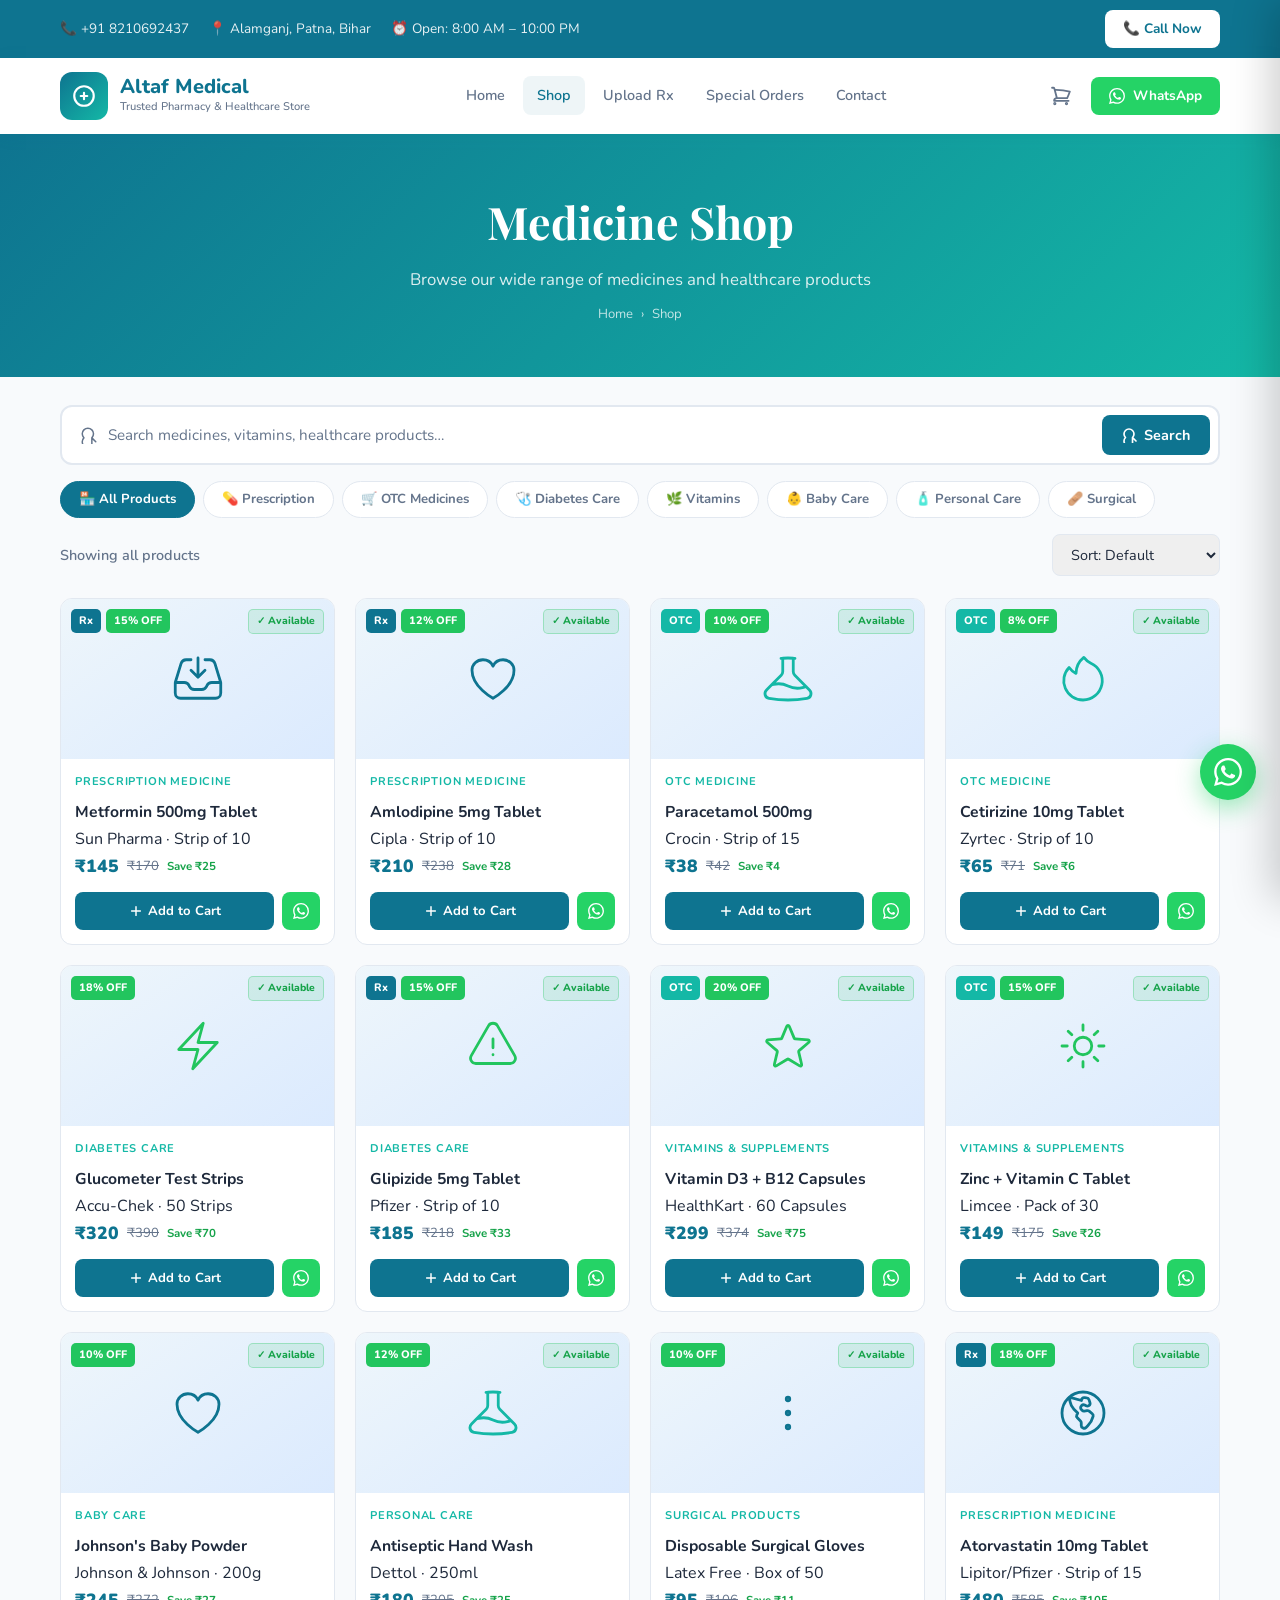
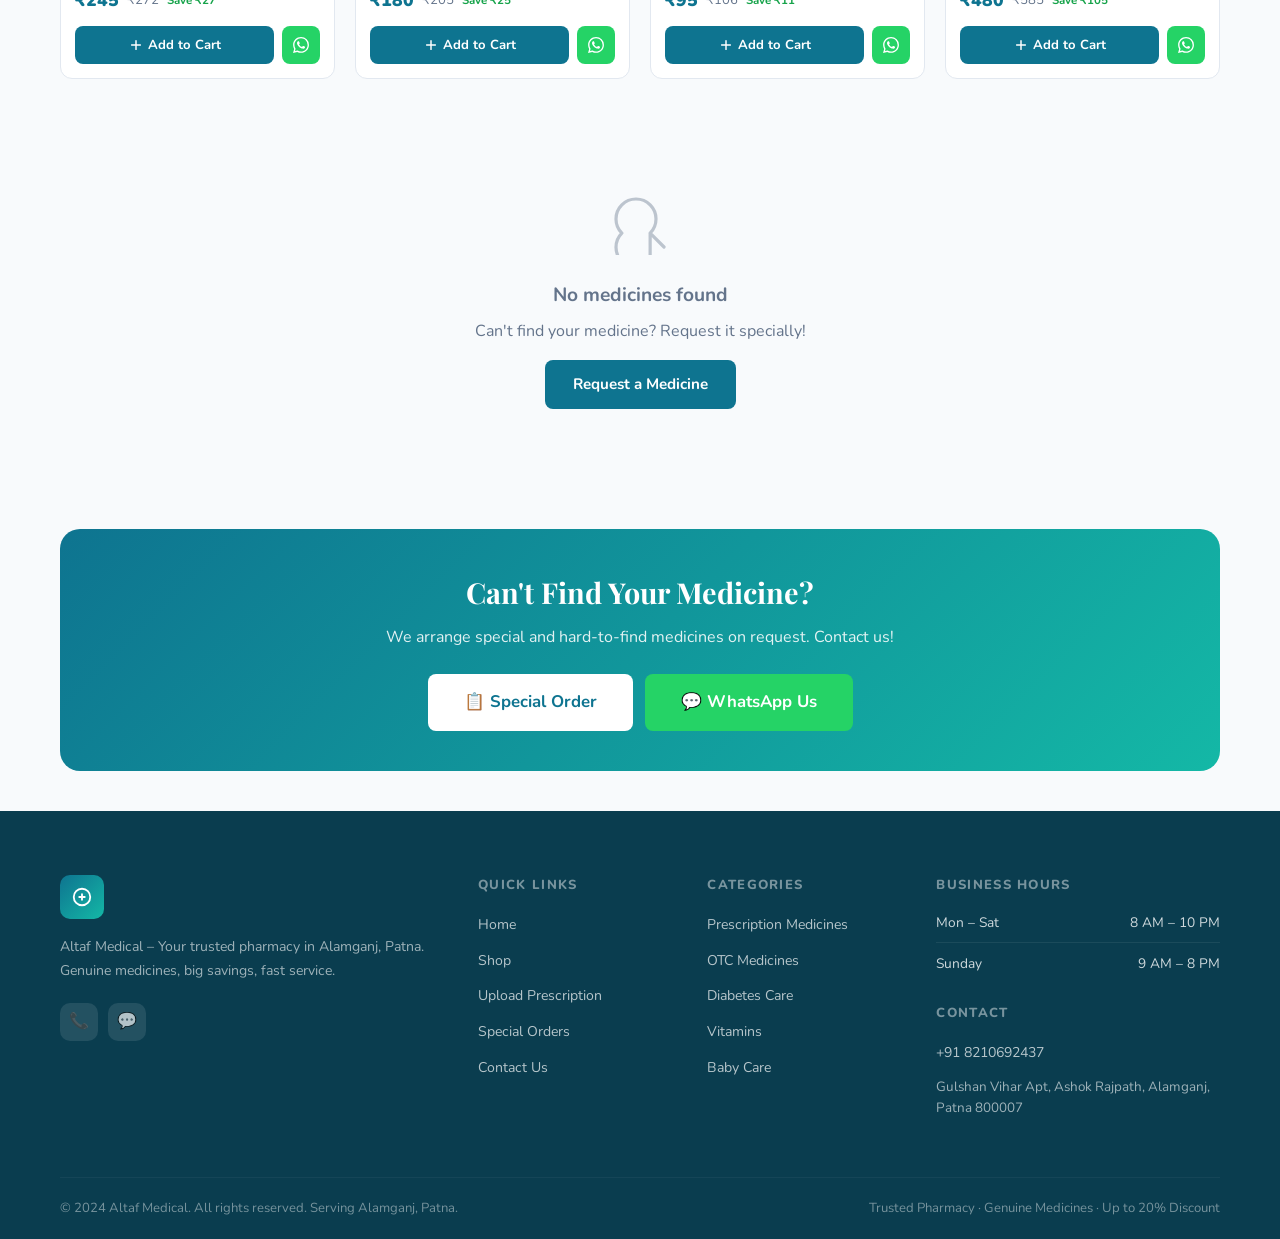
<file: shop.html>
<!doctype html>
<html lang="en">
  <head>
    <meta charset="UTF-8" />
    <meta name="viewport" content="width=device-width, initial-scale=1.0" />
    <title>Shop Medicines – Altaf Medical | Pharmacy Alamganj Patna</title>
    <meta
      name="description"
      content="Browse all medicines at Altaf Medical, Alamganj, Patna. Prescription, OTC, diabetes care, vitamins, baby care & more. Up to 20% discount."
    />
    <link rel="stylesheet" href="style.css" />
    <!--
<style>
/* =============================================
   ALTAF MEDICAL — Premium Pharmacy CSS
   Font: Nunito (body) + Playfair Display (accent)
   ============================================= */

@import url('https://fonts.googleapis.com/css2?family=Nunito:wght@300;400;500;600;700;800;900&family=Playfair+Display:wght@600;700&display=swap');

:root {
  --primary:    #0E7490;
  --primary-dk: #0a5a72;
  --secondary:  #14B8A6;
  --accent:     #22C55E;
  --accent-dk:  #16a34a;
  --bg:         #F8FAFC;
  --bg2:        #EEF6FB;
  --white:      #ffffff;
  --text:       #1e293b;
  --text-muted: #64748b;
  --border:     #e2e8f0;
  --shadow:     0 4px 24px rgba(14,116,144,.10);
  --shadow-lg:  0 8px 40px rgba(14,116,144,.16);
  --radius:     12px;
  --radius-lg:  20px;
  --transition: .25s cubic-bezier(.4,0,.2,1);
  --font-body:  'Nunito', sans-serif;
  --font-head:  'Playfair Display', serif;
}

*,*::before,*::after{box-sizing:border-box;margin:0;padding:0}
html{scroll-behavior:smooth;font-size:16px}
body{font-family:var(--font-body);background:var(--bg);color:var(--text);line-height:1.6;overflow-x:hidden}
img{max-width:100%;display:block}
a{text-decoration:none;color:inherit}
ul{list-style:none}
button{cursor:pointer;border:none;background:none;font-family:inherit}
input,textarea,select{font-family:inherit}

.container{max-width:1200px;margin:0 auto;padding:0 20px}
.section-pad{padding:72px 0}
.text-center{text-align:center}
.flex{display:flex}
.gap-3{gap:12px}

.btn{display:inline-flex;align-items:center;gap:8px;padding:12px 28px;border-radius:8px;font-weight:700;font-size:.95rem;transition:all var(--transition);white-space:nowrap}
.btn-primary{background:var(--primary);color:#fff}
.btn-primary:hover{background:var(--primary-dk);transform:translateY(-1px);box-shadow:0 6px 20px rgba(14,116,144,.35)}
.btn-secondary{background:var(--secondary);color:#fff}
.btn-secondary:hover{background:#0f9d8d;transform:translateY(-1px)}
.btn-accent{background:var(--accent);color:#fff}
.btn-accent:hover{background:var(--accent-dk);transform:translateY(-1px)}
.btn-outline{background:transparent;border:2px solid var(--primary);color:var(--primary)}
.btn-outline:hover{background:var(--primary);color:#fff}
.btn-white{background:#fff;color:var(--primary)}
.btn-white:hover{background:var(--bg2)}
.btn-whatsapp{background:#25d366;color:#fff}
.btn-whatsapp:hover{background:#1eb855;transform:translateY(-1px);box-shadow:0 6px 20px rgba(37,211,102,.35)}
.btn-lg{padding:15px 36px;font-size:1.05rem}
.btn-sm{padding:8px 18px;font-size:.85rem}
.btn-block{width:100%;justify-content:center}

.section-label{display:inline-flex;align-items:center;gap:8px;background:rgba(14,116,144,.08);color:var(--primary);padding:6px 16px;border-radius:50px;font-size:.8rem;font-weight:700;letter-spacing:.08em;text-transform:uppercase;margin-bottom:14px}
.section-title{font-family:var(--font-head);font-size:clamp(1.6rem,3vw,2.4rem);color:var(--text);line-height:1.25}
.section-subtitle{color:var(--text-muted);font-size:1.05rem;margin-top:10px;max-width:600px}

/* Top Bar */
.top-bar{background:var(--primary);color:#fff;padding:10px 0}
.top-bar .container{display:flex;justify-content:space-between;align-items:center}
.top-bar-left{display:flex;align-items:center;gap:20px;font-size:.85rem}
.top-bar-left span{display:flex;align-items:center;gap:6px;opacity:.9}

/* Navbar */
.navbar{background:#fff;box-shadow:0 2px 16px rgba(14,116,144,.09);position:sticky;top:0;z-index:900}
.navbar .container{display:flex;align-items:center;justify-content:space-between;padding:14px 20px}
.logo{display:flex;align-items:center;gap:12px}
.logo-icon{width:48px;height:48px;background:linear-gradient(135deg,var(--primary),var(--secondary));border-radius:12px;display:flex;align-items:center;justify-content:center;flex-shrink:0}
.logo-icon svg{color:#fff}
.logo-text h1{font-size:1.25rem;font-weight:800;color:var(--primary);line-height:1.1}
.logo-text p{font-size:.7rem;color:var(--text-muted);font-weight:500}
.nav-links{display:flex;align-items:center;gap:4px}
.nav-links a{padding:8px 14px;border-radius:8px;font-weight:600;font-size:.9rem;color:var(--text-muted);transition:all var(--transition)}
.nav-links a:hover,.nav-links a.active{color:var(--primary);background:rgba(14,116,144,.07)}
.nav-right{display:flex;align-items:center;gap:10px}
.nav-cart{position:relative;width:40px;height:40px;border-radius:10px;display:flex;align-items:center;justify-content:center;color:var(--text-muted);transition:all var(--transition);cursor:pointer}
.nav-cart:hover{background:var(--bg2);color:var(--primary)}
.cart-badge{position:absolute;top:-2px;right:-2px;background:var(--accent);color:#fff;font-size:.6rem;font-weight:800;width:16px;height:16px;border-radius:50%;display:flex;align-items:center;justify-content:center}
.hamburger{display:none;flex-direction:column;gap:5px;padding:8px;cursor:pointer}
.hamburger span{display:block;width:24px;height:2px;background:var(--text);border-radius:2px;transition:all var(--transition)}
.mobile-nav{display:none;background:#fff;border-top:1px solid var(--border);padding:12px}
.mobile-nav.open{display:block}
.mobile-nav a{display:block;padding:12px 16px;font-weight:600;color:var(--text-muted);border-radius:8px;transition:all var(--transition)}
.mobile-nav a:hover,.mobile-nav a.active{background:rgba(14,116,144,.07);color:var(--primary)}

/* Hero */
.hero{background:linear-gradient(135deg,#044d61 0%,#0E7490 45%,#14B8A6 100%);color:#fff;padding:80px 0;position:relative;overflow:hidden;min-height:88vh;display:flex;align-items:center}
.hero::before{content:'';position:absolute;inset:0;background-image:radial-gradient(circle at 20% 50%,rgba(255,255,255,.05) 0%,transparent 50%),radial-gradient(circle at 80% 20%,rgba(255,255,255,.04) 0%,transparent 40%)}
.hero-grid{display:grid;grid-template-columns:1fr 1fr;gap:60px;align-items:center}
.hero-badge{display:inline-flex;align-items:center;gap:8px;background:rgba(255,255,255,.15);backdrop-filter:blur(8px);border:1px solid rgba(255,255,255,.2);color:#fff;padding:8px 20px;border-radius:50px;font-size:.8rem;font-weight:700;letter-spacing:.1em;text-transform:uppercase;margin-bottom:20px;animation:fadeInUp .5s ease both}
.hero h1{font-family:var(--font-head);font-size:clamp(2rem,4.5vw,3.4rem);line-height:1.18;font-weight:700;margin-bottom:22px;animation:fadeInUp .5s .1s ease both}
.hero h1 span{color:#6ee7b7}
.hero p{font-size:1.08rem;opacity:.88;margin-bottom:32px;line-height:1.75;max-width:480px;animation:fadeInUp .5s .2s ease both}
.hero-ctas{display:flex;gap:14px;flex-wrap:wrap;margin-bottom:40px;animation:fadeInUp .5s .3s ease both}
.hero-trust{display:flex;flex-wrap:wrap;gap:12px;animation:fadeInUp .5s .4s ease both}
.trust-item{display:flex;align-items:center;gap:8px;background:rgba(255,255,255,.1);border:1px solid rgba(255,255,255,.2);backdrop-filter:blur(6px);padding:8px 16px;border-radius:8px;font-size:.84rem;font-weight:600}
.trust-item svg{color:#6ee7b7;flex-shrink:0}
.hero-img-wrap{border-radius:var(--radius-lg);overflow:hidden;box-shadow:0 24px 80px rgba(0,0,0,.35);aspect-ratio:4/3;background:linear-gradient(145deg,rgba(255,255,255,.12),rgba(255,255,255,.05));border:1px solid rgba(255,255,255,.2);display:flex;align-items:center;justify-content:center;animation:fadeInUp .6s .2s ease both}
.hero-img-inner{text-align:center;color:rgba(255,255,255,.8);padding:40px}
.hero-img-inner svg{margin:0 auto 20px;opacity:.7}
.hero-img-inner p{font-size:1rem;font-weight:600}
.hero-img-inner small{font-size:.8rem;opacity:.7}
.hero-stat-row{display:flex;gap:12px;margin-top:20px}
.hero-stat-card{background:rgba(255,255,255,.15);backdrop-filter:blur(8px);border:1px solid rgba(255,255,255,.2);border-radius:12px;padding:14px 20px;text-align:center;flex:1}
.hero-stat-card p{font-size:.7rem;text-transform:uppercase;letter-spacing:.07em;opacity:.75}
.hero-stat-card h3{font-size:1.5rem;font-weight:900;margin-top:2px}

/* Search */
.search-section{background:#fff;padding:24px 0;box-shadow:0 4px 20px rgba(14,116,144,.08);position:relative;z-index:10}
.search-wrap{display:flex;align-items:center;gap:12px;background:var(--bg);border:2px solid var(--border);border-radius:12px;padding:8px 8px 8px 18px;transition:border-color var(--transition)}
.search-wrap:focus-within{border-color:var(--primary);box-shadow:0 0 0 4px rgba(14,116,144,.1)}
.search-wrap svg{color:var(--text-muted);flex-shrink:0}
.search-wrap input{flex:1;border:none;background:transparent;font-size:1rem;color:var(--text);outline:none}
.search-wrap input::placeholder{color:var(--text-muted)}
.search-wrap .btn{padding:10px 24px}

/* Categories */
.categories-section{padding:52px 0}
.category-grid{display:grid;grid-template-columns:repeat(auto-fill,minmax(150px,1fr));gap:14px}
.category-card{background:#fff;border:2px solid var(--border);border-radius:var(--radius);padding:22px 16px;text-align:center;cursor:pointer;transition:all var(--transition)}
.category-card:hover,.category-card.active{border-color:var(--primary);background:rgba(14,116,144,.04);transform:translateY(-3px);box-shadow:var(--shadow)}
.cat-icon{width:52px;height:52px;border-radius:12px;background:rgba(14,116,144,.08);color:var(--primary);display:flex;align-items:center;justify-content:center;margin:0 auto 12px;transition:all var(--transition)}
.category-card:hover .cat-icon,.category-card.active .cat-icon{background:var(--primary);color:#fff}
.category-card h3{font-size:.85rem;font-weight:700;color:var(--text)}
.category-card p{font-size:.75rem;color:var(--text-muted);margin-top:3px}

/* Products */
.products-section{padding:60px 0;background:var(--bg2)}
.products-grid{display:grid;grid-template-columns:repeat(auto-fill,minmax(240px,1fr));gap:20px;margin-top:36px}
.section-header{display:flex;align-items:flex-end;justify-content:space-between;flex-wrap:wrap;gap:12px;margin-bottom:8px}
.product-card{background:#fff;border-radius:var(--radius-lg);overflow:hidden;box-shadow:0 2px 12px rgba(14,116,144,.07);transition:all var(--transition);border:1px solid var(--border)}
.product-card:hover{transform:translateY(-5px);box-shadow:var(--shadow-lg)}
.product-img{height:200px;background:linear-gradient(145deg,var(--bg2),#dbeafe);display:flex;align-items:center;justify-content:center;position:relative}
.product-img-placeholder{color:var(--primary);opacity:.25}
.product-badge{position:absolute;top:12px;left:12px;background:var(--accent);color:#fff;font-size:.7rem;font-weight:800;padding:4px 10px;border-radius:6px}
.product-badge.rx{background:var(--primary)}
.availability-badge{position:absolute;top:12px;right:12px;font-size:.7rem;font-weight:700;padding:4px 10px;border-radius:6px}
.availability-badge.in-stock{background:#dcfce7;color:#16a34a}
.availability-badge.on-request{background:#fef3c7;color:#d97706}
.product-info{padding:18px}
.product-cat{font-size:.72rem;font-weight:700;color:var(--secondary);text-transform:uppercase;letter-spacing:.06em}
.product-name{font-size:.98rem;font-weight:700;color:var(--text);margin:6px 0 4px;line-height:1.3}
.product-desc{font-size:.8rem;color:var(--text-muted);line-height:1.5}
.product-price{display:flex;align-items:center;gap:10px;margin:12px 0}
.price-original{font-size:.84rem;color:var(--text-muted);text-decoration:line-through}
.price-current{font-size:1.2rem;font-weight:800;color:var(--primary)}
.price-discount{font-size:.72rem;font-weight:700;background:#dcfce7;color:#16a34a;padding:2px 8px;border-radius:4px}
.product-actions{display:flex;gap:8px;margin-top:14px}
.product-actions .btn{flex:1;padding:10px 12px;font-size:.82rem;border-radius:8px}

/* Discount Banner */
.discount-banner{background:linear-gradient(135deg,#064e3b,#065f46,#0f766e);color:#fff;padding:64px 0;position:relative;overflow:hidden}
.discount-banner::before{content:'';position:absolute;top:-60%;left:-10%;width:400px;height:400px;background:rgba(255,255,255,.04);border-radius:50%}
.discount-inner{position:relative;z-index:1;display:flex;align-items:center;justify-content:space-between;gap:40px;flex-wrap:wrap}
.discount-text h2{font-family:var(--font-head);font-size:clamp(1.8rem,3.5vw,2.8rem)}
.discount-text p{opacity:.85;margin-top:10px;font-size:1.05rem;max-width:480px}
.discount-text .btn{margin-top:24px}
.discount-badge{text-align:center;background:rgba(255,255,255,.12);border:2px solid rgba(255,255,255,.2);border-radius:var(--radius-lg);padding:32px 40px;backdrop-filter:blur(8px);flex-shrink:0}
.discount-badge .pct{font-size:5rem;font-weight:900;line-height:1;color:#6ee7b7}
.discount-badge p{font-size:.9rem;opacity:.85;margin-top:4px}

/* Special Orders */
.special-orders{background:#fff;padding:72px 0}
.special-orders-grid{display:grid;grid-template-columns:1fr 1fr;gap:60px;align-items:center}
.special-img{background:linear-gradient(135deg,var(--bg2),rgba(20,184,166,.12));border-radius:var(--radius-lg);aspect-ratio:4/3;display:flex;align-items:center;justify-content:center;border:2px solid var(--border)}
.feature-list{display:flex;flex-direction:column;gap:16px;margin:24px 0 28px}
.feature-item{display:flex;align-items:flex-start;gap:14px}
.feature-item-icon{width:40px;height:40px;background:rgba(14,116,144,.08);color:var(--primary);border-radius:10px;display:flex;align-items:center;justify-content:center;flex-shrink:0}
.feature-item h4{font-weight:700;font-size:.95rem;color:var(--text);margin-bottom:2px}
.feature-item p{font-size:.84rem;color:var(--text-muted)}

/* Why Us */
.why-us{background:var(--bg);padding:72px 0}
.why-grid{display:grid;grid-template-columns:repeat(auto-fill,minmax(230px,1fr));gap:18px;margin-top:40px}
.why-card{background:#fff;border-radius:var(--radius);padding:28px 22px;border:1px solid var(--border);transition:all var(--transition)}
.why-card:hover{border-color:var(--primary);transform:translateY(-4px);box-shadow:var(--shadow)}
.why-icon{width:52px;height:52px;border-radius:14px;display:flex;align-items:center;justify-content:center;margin-bottom:16px}
.why-card h3{font-weight:700;font-size:.98rem;margin-bottom:8px}
.why-card p{font-size:.84rem;color:var(--text-muted);line-height:1.6}

/* Reviews */
.reviews-section{background:var(--bg2);padding:72px 0}
.reviews-grid{display:grid;grid-template-columns:repeat(auto-fill,minmax(300px,1fr));gap:20px;margin-top:40px}
.review-card{background:#fff;border-radius:var(--radius-lg);padding:28px;border:1px solid var(--border);transition:all var(--transition)}
.review-card:hover{transform:translateY(-3px);box-shadow:var(--shadow)}
.review-stars{display:flex;gap:3px;color:#f59e0b;font-size:1.1rem;margin-bottom:14px}
.review-text{color:var(--text-muted);font-size:.9rem;line-height:1.7;font-style:italic;margin-bottom:20px}
.reviewer{display:flex;align-items:center;gap:12px}
.reviewer-avatar{width:44px;height:44px;border-radius:50%;display:flex;align-items:center;justify-content:center;font-weight:800;font-size:1rem;color:#fff;flex-shrink:0}
.reviewer-name{font-weight:700;font-size:.92rem}
.reviewer-loc{font-size:.76rem;color:var(--text-muted)}

/* FAQ */
.faq-section{background:#fff;padding:72px 0}
.faq-list{max-width:760px;margin:40px auto 0;display:flex;flex-direction:column;gap:10px}
.faq-item{border:1px solid var(--border);border-radius:var(--radius);overflow:hidden;transition:border-color var(--transition)}
.faq-item.open{border-color:var(--primary)}
.faq-q{width:100%;display:flex;align-items:center;justify-content:space-between;padding:18px 22px;font-weight:700;font-size:.95rem;color:var(--text);cursor:pointer;background:#fff;gap:16px;text-align:left}
.faq-item.open .faq-q{color:var(--primary)}
.faq-icon{width:28px;height:28px;border-radius:50%;background:rgba(14,116,144,.08);color:var(--primary);display:flex;align-items:center;justify-content:center;flex-shrink:0;transition:all var(--transition)}
.faq-item.open .faq-icon{background:var(--primary);color:#fff;transform:rotate(45deg)}
.faq-a{padding:0 22px 18px;color:var(--text-muted);font-size:.9rem;line-height:1.7;display:none}
.faq-item.open .faq-a{display:block}

/* Form */
.form-section{background:var(--bg2);padding:72px 0}
.form-wrap{background:#fff;border-radius:var(--radius-lg);padding:40px;box-shadow:var(--shadow);max-width:720px;margin:36px auto 0}
.form-grid{display:grid;grid-template-columns:1fr 1fr;gap:18px}
.form-group{display:flex;flex-direction:column;gap:6px}
.form-group.full{grid-column:1/-1}
.form-group label{font-size:.85rem;font-weight:700;color:var(--text)}
.form-group input,.form-group textarea,.form-group select{border:1.5px solid var(--border);border-radius:8px;padding:12px 14px;font-size:.95rem;color:var(--text);outline:none;transition:border-color var(--transition);background:var(--bg)}
.form-group input:focus,.form-group textarea:focus,.form-group select:focus{border-color:var(--primary);box-shadow:0 0 0 3px rgba(14,116,144,.1);background:#fff}
.form-group textarea{resize:vertical;min-height:100px}
.file-upload{border:2px dashed var(--border);border-radius:10px;padding:28px;text-align:center;cursor:pointer;transition:all var(--transition);background:var(--bg);position:relative}
.file-upload:hover{border-color:var(--primary);background:rgba(14,116,144,.03)}
.file-upload input[type=file]{position:absolute;inset:0;opacity:0;cursor:pointer}
.file-upload svg{color:var(--primary);margin:0 auto 10px}
.file-upload p{font-size:.85rem;color:var(--text-muted)}
.file-upload strong{color:var(--primary)}

/* Contact */
.contact-section{background:var(--bg);padding:72px 0}
.contact-grid{display:grid;grid-template-columns:1fr 1fr;gap:36px;align-items:start}
.contact-info-item{display:flex;align-items:flex-start;gap:16px;background:#fff;border-radius:var(--radius);padding:20px;border:1px solid var(--border);margin-bottom:14px;transition:all var(--transition)}
.contact-info-item:hover{border-color:var(--primary)}
.contact-info-icon{width:46px;height:46px;border-radius:12px;background:rgba(14,116,144,.08);color:var(--primary);display:flex;align-items:center;justify-content:center;flex-shrink:0}
.contact-info-item h4{font-weight:700;font-size:.92rem;margin-bottom:4px}
.contact-info-item p{font-size:.85rem;color:var(--text-muted);line-height:1.6}
.contact-btns{display:flex;gap:10px;margin-top:16px;flex-wrap:wrap}
.map-container{border-radius:var(--radius-lg);overflow:hidden;border:2px solid var(--border)}
.map-container iframe{width:100%;height:360px;display:block;border:none}

/* Cart Drawer */
.cart-overlay{position:fixed;inset:0;background:rgba(0,0,0,.5);z-index:1000;opacity:0;pointer-events:none;transition:opacity var(--transition)}
.cart-overlay.open{opacity:1;pointer-events:all}
.cart-drawer{position:fixed;right:0;top:0;bottom:0;width:380px;background:#fff;z-index:1001;transform:translateX(100%);transition:transform var(--transition);box-shadow:-8px 0 40px rgba(0,0,0,.2);display:flex;flex-direction:column}
.cart-drawer.open{transform:translateX(0)}
.cart-header{display:flex;align-items:center;justify-content:space-between;padding:20px 24px;border-bottom:1px solid var(--border)}
.cart-header h2{font-size:1.1rem;font-weight:800}
.cart-close{width:36px;height:36px;border-radius:50%;background:var(--bg);display:flex;align-items:center;justify-content:center;cursor:pointer;transition:background var(--transition)}
.cart-close:hover{background:var(--border)}
.cart-body{flex:1;overflow-y:auto;padding:20px 24px}
.cart-empty{text-align:center;padding:60px 20px;color:var(--text-muted)}
.cart-empty svg{margin:0 auto 16px;opacity:.35}
.cart-empty p{font-size:.9rem}
.cart-item{display:flex;gap:14px;padding:16px 0;border-bottom:1px solid var(--border)}
.cart-item-img{width:60px;height:60px;background:var(--bg2);border-radius:10px;display:flex;align-items:center;justify-content:center;flex-shrink:0;color:var(--primary);opacity:.5}
.cart-item-info{flex:1}
.cart-item-name{font-weight:700;font-size:.9rem;margin-bottom:3px}
.cart-item-price{font-size:.9rem;color:var(--primary);font-weight:700}
.cart-item-qty{font-size:.78rem;color:var(--text-muted);margin-top:3px}
.cart-item-remove{color:#ef4444;cursor:pointer;font-size:.75rem;margin-top:5px;display:inline-block;font-weight:600}
.cart-footer{padding:20px 24px;border-top:1px solid var(--border)}
.cart-total{display:flex;justify-content:space-between;font-weight:800;font-size:1.05rem;margin-bottom:16px}
.cart-note{font-size:.76rem;color:var(--text-muted);text-align:center;margin-top:8px;line-height:1.5}

/* Toast */
.toast-container{position:fixed;top:20px;right:20px;z-index:9999;display:flex;flex-direction:column;gap:10px}
.toast{background:var(--primary);color:#fff;padding:14px 20px;border-radius:10px;font-size:.9rem;font-weight:600;box-shadow:0 8px 24px rgba(0,0,0,.2);display:flex;align-items:center;gap:10px;transform:translateX(120%);transition:transform .3s ease}
.toast.show{transform:translateX(0)}
.toast.success{background:var(--accent-dk)}

/* Floating */
.float-whatsapp{position:fixed;bottom:100px;right:24px;z-index:800}
.float-whatsapp a{width:56px;height:56px;background:#25d366;border-radius:50%;display:flex;align-items:center;justify-content:center;color:#fff;box-shadow:0 8px 24px rgba(37,211,102,.45);transition:all var(--transition)}
.float-whatsapp a:hover{transform:scale(1.12)}

/* Mobile Bottom Bar */
.mobile-bottom-bar{display:none;position:fixed;bottom:0;left:0;right:0;background:#fff;border-top:1px solid var(--border);z-index:800;padding:6px 0;box-shadow:0 -4px 20px rgba(0,0,0,.1)}
.mobile-bottom-bar .bar-inner{display:flex;justify-content:space-around;align-items:center}
.mob-btn{display:flex;flex-direction:column;align-items:center;gap:3px;padding:6px 14px;border-radius:10px;color:var(--text-muted);font-size:.65rem;font-weight:700;transition:all var(--transition);cursor:pointer}
.mob-btn:hover,.mob-btn.active{color:var(--primary)}
.mob-btn.whatsapp-mob{color:#25d366}
.mob-btn.cart-mob{position:relative}
.mob-badge{position:absolute;top:-1px;right:6px;background:var(--accent);color:#fff;font-size:.5rem;font-weight:800;width:14px;height:14px;border-radius:50%;display:flex;align-items:center;justify-content:center}

/* Footer */
.footer{background:#0a3d4f;color:rgba(255,255,255,.8);padding:64px 0 0}
.footer-grid{display:grid;grid-template-columns:2fr 1fr 1fr 1.5fr;gap:40px}
.footer-brand .logo-icon{margin-bottom:16px}
.footer-brand p{font-size:.88rem;line-height:1.7;margin:12px 0 20px;opacity:.75}
.footer-social{display:flex;gap:10px}
.social-btn{width:38px;height:38px;border-radius:10px;background:rgba(255,255,255,.1);display:flex;align-items:center;justify-content:center;transition:all var(--transition);color:rgba(255,255,255,.65)}
.social-btn:hover{background:var(--primary);color:#fff}
.footer h4{font-size:.82rem;font-weight:800;text-transform:uppercase;letter-spacing:.1em;color:rgba(255,255,255,.45);margin-bottom:16px}
.footer ul li{margin-bottom:10px}
.footer ul a{font-size:.88rem;color:rgba(255,255,255,.7);transition:color var(--transition)}
.footer ul a:hover{color:var(--secondary)}
.footer-hours li{font-size:.86rem;display:flex;justify-content:space-between;gap:8px;padding-bottom:8px;border-bottom:1px solid rgba(255,255,255,.07);margin-bottom:8px}
.footer-hours li:last-child{border-bottom:none}
.footer-bottom{border-top:1px solid rgba(255,255,255,.08);margin-top:48px;padding:20px 0;display:flex;justify-content:space-between;align-items:center;flex-wrap:wrap;gap:12px;font-size:.82rem;opacity:.55}

/* Page Header */
.page-header{background:linear-gradient(135deg,var(--primary),var(--secondary));color:#fff;padding:52px 0;text-align:center}
.page-header h1{font-family:var(--font-head);font-size:clamp(1.8rem,4vw,2.8rem)}
.page-header p{opacity:.85;margin-top:10px;font-size:1.05rem}
.breadcrumb{display:flex;align-items:center;justify-content:center;gap:8px;font-size:.82rem;opacity:.75;margin-top:10px}
.breadcrumb a{color:#fff}

/* Shop Layout */
.shop-layout{display:grid;grid-template-columns:260px 1fr;gap:28px;padding:40px 0}
.shop-sidebar{position:sticky;top:90px;height:fit-content}
.sidebar-card{background:#fff;border-radius:var(--radius);border:1px solid var(--border);padding:20px;margin-bottom:16px}
.sidebar-card h3{font-size:.82rem;font-weight:800;text-transform:uppercase;letter-spacing:.08em;color:var(--text-muted);margin-bottom:14px}
.filter-check{display:flex;align-items:center;justify-content:space-between;margin-bottom:10px}
.filter-check label{display:flex;align-items:center;gap:10px;font-size:.9rem;cursor:pointer;font-weight:600;color:var(--text)}
.filter-check input[type=checkbox]{width:16px;height:16px;accent-color:var(--primary)}
.filter-count{font-size:.75rem;background:var(--bg2);color:var(--text-muted);padding:2px 8px;border-radius:50px}
.shop-toolbar{display:flex;align-items:center;justify-content:space-between;margin-bottom:22px;flex-wrap:wrap;gap:12px}
.shop-toolbar select{border:1.5px solid var(--border);border-radius:8px;padding:9px 14px;font-size:.9rem;color:var(--text);outline:none}
.results-count{font-size:.9rem;color:var(--text-muted);font-weight:600}

/* Product Detail */
.product-detail-grid{display:grid;grid-template-columns:1fr 1fr;gap:48px;padding:48px 0;align-items:start}
.product-detail-img{background:linear-gradient(145deg,var(--bg2),#dbeafe);border-radius:var(--radius-lg);aspect-ratio:1;display:flex;align-items:center;justify-content:center;border:2px solid var(--border)}
.product-detail-info h1{font-family:var(--font-head);font-size:clamp(1.5rem,3vw,2rem);margin:10px 0 8px}
.product-rating{display:flex;align-items:center;gap:8px;color:var(--text-muted);font-size:.88rem}
.product-detail-price{display:flex;align-items:center;gap:14px;margin:20px 0;padding:20px;background:var(--bg);border-radius:var(--radius)}
.product-detail-price .price-current{font-size:2rem}
.product-desc-full{font-size:.95rem;color:var(--text-muted);line-height:1.75;margin-bottom:24px}
.product-detail-actions{display:flex;gap:12px;flex-wrap:wrap;margin-bottom:24px}
.tabs-nav{display:flex;border-bottom:2px solid var(--border);margin-top:28px}
.tab-btn{padding:13px 20px;font-weight:700;font-size:.9rem;color:var(--text-muted);border-bottom:2px solid transparent;margin-bottom:-2px;cursor:pointer;transition:all var(--transition)}
.tab-btn.active{color:var(--primary);border-bottom-color:var(--primary)}
.tab-pane{display:none;padding:20px 0;font-size:.92rem;color:var(--text-muted);line-height:1.75}
.tab-pane.active{display:block}

/* Prescription Page */
.rx-page{max-width:720px;margin:0 auto;padding:40px 0}
.rx-steps{display:flex;gap:0;margin-bottom:36px}
.rx-step{flex:1;text-align:center;position:relative}
.rx-step::after{content:'';position:absolute;top:20px;left:60%;right:-10%;height:2px;background:var(--border)}
.rx-step:last-child::after{display:none}
.rx-step.done::after{background:var(--primary)}
.rx-step-num{width:40px;height:40px;border-radius:50%;background:var(--border);color:var(--text-muted);display:flex;align-items:center;justify-content:center;font-weight:800;margin:0 auto 8px;font-size:.9rem;transition:all var(--transition)}
.rx-step.active .rx-step-num{background:var(--primary);color:#fff}
.rx-step.done .rx-step-num{background:var(--accent);color:#fff}
.rx-step-label{font-size:.76rem;font-weight:700;color:var(--text-muted)}

/* Animations */
@keyframes fadeInUp{from{opacity:0;transform:translateY(24px)}to{opacity:1;transform:translateY(0)}}
@keyframes spin{to{transform:rotate(360deg)}}

/* Responsive */
@media(max-width:1024px){
  .footer-grid{grid-template-columns:1fr 1fr}
  .shop-layout{grid-template-columns:1fr}
  .shop-sidebar{position:static}
}
@media(max-width:768px){
  .top-bar{display:none}
  .nav-links{display:none}
  .hamburger{display:flex}
  .hero-grid{grid-template-columns:1fr}
  .hero-img-wrap{display:none}
  .hero{min-height:auto;padding:60px 0 48px}
  .special-orders-grid{grid-template-columns:1fr}
  .contact-grid{grid-template-columns:1fr}
  .form-grid{grid-template-columns:1fr}
  .product-detail-grid{grid-template-columns:1fr}
  .footer-grid{grid-template-columns:1fr}
  .mobile-bottom-bar{display:flex}
  .float-whatsapp{bottom:78px}
  body{padding-bottom:64px}
  .cart-drawer{width:100%}
  .footer-bottom{flex-direction:column;text-align:center}
  .rx-steps{display:none}
  .section-pad{padding:48px 0}
  .discount-inner{flex-direction:column;text-align:center}
}
@media(max-width:480px){
  .hero-ctas{flex-direction:column}
  .hero-ctas .btn{width:100%;justify-content:center}
  .category-grid{grid-template-columns:repeat(3,1fr)}
  .products-grid{grid-template-columns:repeat(2,1fr)}
  .why-grid{grid-template-columns:1fr 1fr}
  .reviews-grid{grid-template-columns:1fr}
  .form-wrap{padding:24px 20px}
}

/* ==============================================
   SHOP PAGE — shop.html
   ============================================== */
.shop-search-bar{background:#fff;border:2px solid var(--border);border-radius:12px;padding:8px 8px 8px 18px;display:flex;align-items:center;gap:10px;transition:border-color .25s;margin-bottom:4px}
.shop-search-bar:focus-within{border-color:var(--primary);box-shadow:0 0 0 3px rgba(14,116,144,.1)}
.shop-search-bar input{flex:1;border:none;outline:none;font-size:.95rem;background:transparent;color:var(--text)}
.shop-search-bar input::placeholder{color:var(--text-muted)}
.shop-search-bar button{background:var(--primary);color:#fff;border-radius:8px;padding:10px 20px;font-weight:700;font-size:.9rem;display:flex;align-items:center;gap:6px;flex-shrink:0;transition:background .2s}
.shop-search-bar button:hover{background:var(--primary-dk)}

.cat-pills{display:flex;gap:8px;flex-wrap:wrap;margin:16px 0}
.cat-pill{padding:7px 18px;border-radius:50px;border:1.5px solid var(--border);background:#fff;font-weight:700;font-size:.82rem;color:var(--text-muted);cursor:pointer;transition:all .2s;user-select:none}
.cat-pill:hover,.cat-pill.active{background:var(--primary);color:#fff;border-color:var(--primary)}

.shop-grid{display:grid;grid-template-columns:repeat(4,1fr);gap:20px;margin-bottom:32px}
.shop-product-card{background:#fff;border-radius:var(--radius);border:1px solid var(--border);overflow:hidden;transition:all .25s;display:flex;flex-direction:column}
.shop-product-card:hover{box-shadow:var(--shadow-lg);transform:translateY(-3px)}
.spc-img{background:linear-gradient(145deg,var(--bg2),#dbeafe);height:160px;display:flex;align-items:center;justify-content:center;position:relative;flex-shrink:0}
.spc-badge-wrap{position:absolute;top:10px;left:10px;display:flex;gap:5px;flex-wrap:wrap}
.badge-discount{background:var(--accent);color:#fff;font-size:.68rem;font-weight:800;padding:3px 8px;border-radius:5px}
.badge-rx{background:var(--primary);color:#fff;font-size:.68rem;font-weight:800;padding:3px 8px;border-radius:5px}
.badge-otc{background:var(--secondary);color:#fff;font-size:.68rem;font-weight:800;padding:3px 8px;border-radius:5px}
.badge-avail{position:absolute;top:10px;right:10px;background:rgba(34,197,94,.12);color:#16a34a;font-size:.65rem;font-weight:800;padding:3px 8px;border-radius:5px;border:1px solid rgba(34,197,94,.3)}
.spc-body{padding:14px;flex:1;display:flex;flex-direction:column}
.spc-cat{font-size:.7rem;font-weight:700;color:var(--secondary);text-transform:uppercase;letter-spacing:.07em;margin-bottom:5px}
.spc-price-row{display:flex;align-items:center;gap:8px;margin-bottom:12px}
.spc-price-row .price-current{font-size:1.1rem;font-weight:900;color:var(--primary)}
.spc-price-row .price-original{font-size:.82rem;color:var(--text-muted);text-decoration:line-through}
.spc-price-row .price-save{font-size:.72rem;color:var(--accent-dk);font-weight:700}
.spc-actions{display:flex;gap:8px;margin-top:auto}
.btn-add-cart{flex:1;background:var(--primary);color:#fff;border-radius:8px;padding:9px 10px;font-weight:700;font-size:.82rem;display:flex;align-items:center;justify-content:center;gap:5px;transition:all .2s;border:none;cursor:pointer;font-family:inherit}
.btn-add-cart:hover{background:var(--primary-dk);transform:translateY(-1px)}
.btn-wa-quick{width:38px;height:38px;background:#25d366;color:#fff;border-radius:8px;display:flex;align-items:center;justify-content:center;flex-shrink:0;transition:all .2s}
.btn-wa-quick:hover{background:#1eb855}
.no-results{text-align:center;padding:80px 20px;color:var(--text-muted)}
.no-results svg{margin:0 auto 16px;opacity:.4}
.no-results h3{font-size:1.2rem;font-weight:700;margin-bottom:8px}

@media(max-width:1100px){.shop-grid{grid-template-columns:repeat(3,1fr)}}
@media(max-width:768px){.shop-grid{grid-template-columns:repeat(2,1fr)}}
@media(max-width:420px){.shop-grid{grid-template-columns:1fr}}

/* ==============================================
   CONTACT PAGE — contact.html
   ============================================== */
.contact-info-card{background:#fff;border-radius:var(--radius-lg);border:1px solid var(--border);padding:36px;height:fit-content}
.contact-info-card h2{font-family:var(--font-head);font-size:1.6rem;color:var(--text);margin-bottom:24px}
.contact-item{display:flex;gap:16px;padding:18px 0;border-bottom:1px solid var(--border)}
.contact-item:last-of-type{border-bottom:none}
.contact-icon{width:48px;height:48px;border-radius:12px;background:rgba(14,116,144,.1);display:flex;align-items:center;justify-content:center;flex-shrink:0;color:var(--primary)}
.contact-item-text h4{font-weight:700;font-size:.95rem;color:var(--text);margin-bottom:4px}
.contact-item-text p,.contact-item-text a{color:var(--text-muted);font-size:.9rem;line-height:1.6}
.contact-item-text a:hover{color:var(--primary)}
.contact-action-btns{display:flex;gap:10px;flex-wrap:wrap;margin-top:24px}
.hours-grid{display:grid;grid-template-columns:1fr 1fr;gap:12px;margin-top:28px}
.hours-card{background:var(--bg);border-radius:10px;padding:16px;text-align:center;border:1px solid var(--border)}
.hours-card h4{font-size:.8rem;font-weight:800;text-transform:uppercase;letter-spacing:.07em;color:var(--text-muted);margin-bottom:6px}
.hours-card p{font-size:1rem;font-weight:700;color:var(--primary)}
.service-areas{background:var(--bg);border-radius:10px;padding:20px;margin-top:20px;border:1px solid var(--border)}
.service-areas h4{font-weight:800;font-size:.85rem;text-transform:uppercase;letter-spacing:.07em;color:var(--text-muted);margin-bottom:12px}
.area-tags{display:flex;flex-wrap:wrap;gap:8px}
.area-tag{background:#fff;border:1px solid var(--border);border-radius:50px;padding:5px 14px;font-size:.8rem;font-weight:600;color:var(--text-muted)}
.form-card{background:#fff;border-radius:var(--radius-lg);border:1px solid var(--border);padding:36px}
.form-card h2{font-family:var(--font-head);font-size:1.6rem;color:var(--text);margin-bottom:6px}
.form-card>p{color:var(--text-muted);font-size:.9rem;margin-bottom:28px}
.form-card .form-field{margin-bottom:18px}
.form-card .form-field label{display:block;font-weight:700;font-size:.85rem;color:var(--text);margin-bottom:6px}
.form-card .form-field input,.form-card .form-field textarea,.form-card .form-field select{width:100%;border:1.5px solid var(--border);border-radius:8px;padding:12px 14px;font-size:.92rem;color:var(--text);background:#fff;outline:none;transition:border-color .2s;font-family:inherit}
.form-card .form-field input:focus,.form-card .form-field textarea:focus,.form-card .form-field select:focus{border-color:var(--primary);box-shadow:0 0 0 3px rgba(14,116,144,.1)}
.form-card .form-field textarea{resize:vertical;min-height:120px}

@media(max-width:768px){.contact-grid{grid-template-columns:1fr!important;padding:32px 0}.hours-grid{grid-template-columns:1fr 1fr}}

/* ==============================================
   PRESCRIPTION PAGE — prescription.html
   ============================================== */
.rx-steps-bar{display:flex;align-items:flex-start;margin-bottom:44px;position:relative}
.rx-steps-bar::before{content:'';position:absolute;top:20px;left:10%;right:10%;height:2px;background:var(--border);z-index:0}
.rx-step-item{flex:1;display:flex;flex-direction:column;align-items:center;gap:8px;position:relative;z-index:1}
.rx-step-num{width:40px;height:40px;border-radius:50%;background:var(--border);color:var(--text-muted);display:flex;align-items:center;justify-content:center;font-weight:800;font-size:.9rem;transition:all .3s;border:3px solid #fff}
.rx-step-item.active .rx-step-num{background:var(--primary);color:#fff;box-shadow:0 0 0 4px rgba(14,116,144,.15)}
.rx-step-item.done .rx-step-num{background:var(--accent);color:#fff}
.rx-step-label{font-size:.76rem;font-weight:700;color:var(--text-muted);text-align:center}
.rx-step-item.active .rx-step-label{color:var(--primary)}
.rx-step-item.done .rx-step-label{color:var(--accent-dk)}

.rx-card{background:#fff;border-radius:var(--radius-lg);border:1px solid var(--border);padding:36px;margin-bottom:24px;box-shadow:0 2px 16px rgba(14,116,144,.06)}
.rx-card h2{font-family:var(--font-head);font-size:1.4rem;color:var(--text);margin-bottom:6px}
.rx-card>p{color:var(--text-muted);font-size:.9rem;margin-bottom:24px;line-height:1.6}

.upload-zone{border:2.5px dashed var(--border);border-radius:var(--radius);padding:48px 24px;text-align:center;cursor:pointer;transition:all .25s;background:var(--bg);position:relative;overflow:hidden}
.upload-zone:hover,.upload-zone.drag-over{border-color:var(--primary);background:rgba(14,116,144,.04)}
.upload-zone input[type=file]{position:absolute;inset:0;opacity:0;cursor:pointer;width:100%;height:100%}
.upload-zone h3{font-size:1.05rem;font-weight:700;color:var(--text);margin-bottom:6px}
.upload-zone p{font-size:.85rem;color:var(--text-muted);margin:0}
.upload-zone .file-types{display:flex;gap:8px;justify-content:center;margin-top:14px}
.file-type-tag{background:var(--bg2);border:1px solid var(--border);border-radius:6px;padding:4px 10px;font-size:.72rem;font-weight:700;color:var(--text-muted)}
.upload-icon{width:72px;height:72px;border-radius:20px;background:rgba(14,116,144,.1);color:var(--primary);display:flex;align-items:center;justify-content:center;margin:0 auto 16px}

.upload-preview{display:none;background:rgba(34,197,94,.06);border:2px solid rgba(34,197,94,.3);border-radius:var(--radius);padding:16px 20px;margin-top:16px;align-items:center;gap:14px}
.upload-preview.show{display:flex}
.preview-icon{width:44px;height:44px;background:#dcfce7;border-radius:10px;display:flex;align-items:center;justify-content:center;color:#16a34a;flex-shrink:0}
.preview-name{font-weight:700;font-size:.9rem;color:var(--text)}
.preview-size{font-size:.75rem;color:var(--text-muted)}
.preview-remove{color:#ef4444;cursor:pointer;font-size:.8rem;font-weight:700;margin-left:auto}
.preview-info{flex:1}

.rx-form-grid{display:grid;grid-template-columns:1fr 1fr;gap:16px}
.rx-form-field{display:flex;flex-direction:column;gap:6px}
.rx-form-field.full{grid-column:1/-1}
.rx-form-field label{font-size:.85rem;font-weight:700;color:var(--text)}
.rx-form-field input,.rx-form-field textarea,.rx-form-field select{border:1.5px solid var(--border);border-radius:8px;padding:12px 14px;font-size:.92rem;color:var(--text);background:var(--bg);outline:none;transition:border-color .2s;font-family:inherit}
.rx-form-field input:focus,.rx-form-field textarea:focus,.rx-form-field select:focus{border-color:var(--primary);box-shadow:0 0 0 3px rgba(14,116,144,.1);background:#fff}
.rx-form-field textarea{resize:vertical;min-height:90px}

.rx-how-it-works{display:grid;grid-template-columns:repeat(4,1fr);gap:16px;margin:40px 0}
.rx-how-card{text-align:center;padding:20px 12px;background:#fff;border-radius:var(--radius);border:1px solid var(--border)}
.rx-how-num{width:36px;height:36px;border-radius:50%;background:var(--primary);color:#fff;font-weight:900;font-size:.9rem;display:flex;align-items:center;justify-content:center;margin:0 auto 12px}
.rx-how-card h4{font-size:.85rem;font-weight:700;color:var(--text);margin-bottom:5px}
.rx-how-card p{font-size:.75rem;color:var(--text-muted);line-height:1.5}

.rx-note-box{display:flex;gap:14px;background:#eff6ff;border:1px solid #bfdbfe;border-radius:var(--radius);padding:16px 20px;margin-top:20px}
.rx-note-box p{font-size:.85rem;color:#1e40af;line-height:1.6;margin:0}

.whatsapp-alt{background:linear-gradient(135deg,#064e3b,#065f46);border-radius:var(--radius-lg);padding:32px;text-align:center;color:#fff;margin-top:28px}
.whatsapp-alt h3{font-family:var(--font-head);font-size:1.3rem;margin-bottom:8px}
.whatsapp-alt>p{opacity:.85;font-size:.9rem;margin-bottom:20px}

@media(max-width:768px){.rx-form-grid{grid-template-columns:1fr}.rx-how-it-works{grid-template-columns:repeat(2,1fr)}.rx-steps-bar::before{display:none}}

/* ==============================================
   SPECIAL ORDER PAGE — special-order.html
   ============================================== */
.so-hero{background:linear-gradient(135deg,#0a3d4f,var(--primary),var(--secondary));color:#fff;padding:64px 0;text-align:center;position:relative;overflow:hidden}
.so-hero::before{content:'';position:absolute;inset:0;background:radial-gradient(circle at 30% 50%,rgba(255,255,255,.05),transparent 60%)}
.so-hero-content{position:relative;z-index:1;max-width:640px;margin:0 auto}
.so-hero h1{font-family:var(--font-head);font-size:clamp(2rem,4vw,3rem);margin-bottom:14px}
.so-hero p{opacity:.88;font-size:1.05rem;margin-bottom:28px;line-height:1.7}
.so-trust-row{display:flex;gap:16px;justify-content:center;flex-wrap:wrap;margin-top:12px}
.so-trust-chip{background:rgba(255,255,255,.15);border:1px solid rgba(255,255,255,.2);border-radius:50px;padding:7px 16px;font-size:.8rem;font-weight:700;display:flex;align-items:center;gap:6px}

.so-main{max-width:960px;margin:0 auto;padding:52px 0 64px;display:grid;grid-template-columns:1fr 420px;gap:36px;align-items:start}
.so-form-card{background:#fff;border-radius:var(--radius-lg);border:1px solid var(--border);padding:36px;box-shadow:0 4px 24px rgba(14,116,144,.08)}
.so-form-card h2{font-family:var(--font-head);font-size:1.5rem;color:var(--text);margin-bottom:6px}
.so-form-card>p{color:var(--text-muted);font-size:.9rem;margin-bottom:26px;line-height:1.6}

.so-field{margin-bottom:18px}
.so-field label{display:block;font-size:.85rem;font-weight:700;color:var(--text);margin-bottom:6px}
.so-field input,.so-field textarea,.so-field select{width:100%;border:1.5px solid var(--border);border-radius:8px;padding:12px 14px;font-size:.92rem;color:var(--text);background:var(--bg);outline:none;transition:border-color .2s;font-family:inherit}
.so-field input:focus,.so-field textarea:focus,.so-field select:focus{border-color:var(--primary);box-shadow:0 0 0 3px rgba(14,116,144,.1);background:#fff}
.so-field textarea{resize:vertical;min-height:100px}
.so-field-row{display:grid;grid-template-columns:1fr 1fr;gap:14px}

.medicine-chips{display:flex;flex-wrap:wrap;gap:7px;margin-bottom:8px}
.med-chip{background:var(--bg2);border:1.5px solid var(--border);border-radius:6px;padding:5px 12px;font-size:.78rem;font-weight:600;color:var(--text-muted);cursor:pointer;transition:all .2s}
.med-chip:hover{border-color:var(--primary);color:var(--primary);background:rgba(14,116,144,.06)}

.so-sidebar{display:flex;flex-direction:column;gap:18px}
.so-info-card{background:#fff;border-radius:var(--radius);border:1px solid var(--border);padding:22px}
.so-info-card h3{font-weight:800;font-size:.95rem;color:var(--text);margin-bottom:14px;display:flex;align-items:center;gap:8px}
.so-step-list{display:flex;flex-direction:column;gap:14px}
.so-step{display:flex;gap:12px;align-items:flex-start}
.so-step-num{width:28px;height:28px;border-radius:50%;background:var(--primary);color:#fff;font-weight:800;font-size:.78rem;display:flex;align-items:center;justify-content:center;flex-shrink:0;margin-top:1px}
.so-step-text h4{font-size:.85rem;font-weight:700;color:var(--text);margin-bottom:2px}
.so-step-text p{font-size:.78rem;color:var(--text-muted);line-height:1.5}

.turnaround-card{background:linear-gradient(135deg,var(--primary),var(--secondary));border-radius:var(--radius);padding:22px;color:#fff;text-align:center}
.turnaround-card .time{font-size:2.4rem;font-weight:900;line-height:1;margin:8px 0 4px}
.turnaround-card>p{font-size:.82rem;opacity:.88}
.turnaround-card small{font-size:.72rem;opacity:.7;margin-top:6px;display:block}

.contact-quick{background:#fff;border-radius:var(--radius);border:1px solid var(--border);padding:20px}
.contact-quick h3{font-weight:800;font-size:.9rem;color:var(--text);margin-bottom:12px}
.contact-quick-btns{display:flex;flex-direction:column;gap:10px}
.cq-btn{display:flex;align-items:center;gap:10px;padding:12px 14px;border-radius:8px;font-weight:700;font-size:.88rem;transition:all .2s}
.cq-btn.call{background:rgba(14,116,144,.08);color:var(--primary)}
.cq-btn.call:hover{background:var(--primary);color:#fff}
.cq-btn.wa{background:rgba(37,211,102,.1);color:#1a9949}
.cq-btn.wa:hover{background:#25d366;color:#fff}

.so-cats-grid{display:grid;grid-template-columns:1fr 1fr;gap:10px;margin-top:28px}
.so-cat-chip{background:var(--bg);border:1px solid var(--border);border-radius:8px;padding:12px 14px;display:flex;align-items:center;gap:10px;font-size:.83rem;font-weight:600;color:var(--text);transition:all .2s;cursor:pointer}
.so-cat-chip:hover{border-color:var(--primary);color:var(--primary);background:rgba(14,116,144,.04)}
.so-cat-chip span{font-size:1.2rem}

.recent-section{background:var(--bg2);padding:52px 0}
.examples-grid{display:grid;grid-template-columns:repeat(3,1fr);gap:16px;margin-top:32px}
.example-card{background:#fff;border-radius:var(--radius);border:1px solid var(--border);padding:18px}
.example-card .status{display:inline-flex;align-items:center;gap:5px;background:#dcfce7;color:#16a34a;font-size:.7rem;font-weight:800;padding:3px 8px;border-radius:4px;margin-bottom:10px}
.example-card h4{font-size:.9rem;font-weight:700;color:var(--text);margin-bottom:4px}
.example-card p{font-size:.78rem;color:var(--text-muted);line-height:1.5}
.example-card .time-badge{font-size:.72rem;color:var(--primary);font-weight:700;margin-top:8px}

@media(max-width:900px){.so-main{grid-template-columns:1fr}.so-sidebar{order:-1}}
@media(max-width:600px){.examples-grid{grid-template-columns:1fr}.so-cats-grid{grid-template-columns:1fr}.so-field-row{grid-template-columns:1fr}}

/* ==============================================
   PRODUCT DETAIL PAGE — product.html
   ============================================== */
.product-detail-wrap{padding:48px 0 64px;max-width:1100px;margin:0 auto}
.pd-image-panel{position:sticky;top:90px}
.pd-main-img{background:linear-gradient(145deg,var(--bg2),#dbeafe);border-radius:var(--radius-lg);aspect-ratio:1;display:flex;align-items:center;justify-content:center;border:2px solid var(--border);position:relative;overflow:hidden}
.pd-main-img>svg{opacity:.2;color:var(--primary)}
.pd-badge-group{position:absolute;top:16px;left:16px;display:flex;gap:7px;flex-wrap:wrap}
.pd-badge{font-size:.72rem;font-weight:800;padding:4px 10px;border-radius:6px}
.pd-badge.discount{background:var(--accent);color:#fff}
.pd-badge.rx{background:var(--primary);color:#fff}
.pd-badge.otc{background:var(--secondary);color:#fff}
.pd-avail{position:absolute;top:16px;right:16px;background:#dcfce7;color:#16a34a;font-size:.72rem;font-weight:800;padding:5px 10px;border-radius:6px;display:flex;align-items:center;gap:4px}
.pd-thumbnails{display:flex;gap:10px;margin-top:12px}
.pd-thumb{width:72px;height:72px;border-radius:10px;background:var(--bg2);border:2px solid var(--border);display:flex;align-items:center;justify-content:center;cursor:pointer;transition:border-color .2s;flex-shrink:0}
.pd-thumb.active,.pd-thumb:hover{border-color:var(--primary)}
.pd-thumb svg{opacity:.3;color:var(--primary)}

.pd-info-panel{}
.pd-category{font-size:.75rem;font-weight:700;color:var(--secondary);text-transform:uppercase;letter-spacing:.07em;margin-bottom:6px}
.pd-title{font-family:var(--font-head);font-size:clamp(1.5rem,3vw,2.1rem);color:var(--text);line-height:1.2;margin-bottom:8px}
.pd-brand{font-size:.88rem;color:var(--text-muted);margin-bottom:14px}
.pd-rating{display:flex;align-items:center;gap:8px;margin-bottom:18px}
.pd-stars{color:#f59e0b;font-size:1rem}
.pd-rating-text{font-size:.82rem;color:var(--text-muted)}

.pd-price-box{background:var(--bg);border-radius:var(--radius);padding:18px 20px;display:flex;align-items:center;gap:16px;margin-bottom:20px;flex-wrap:wrap}
.pd-price-current{font-size:2rem;font-weight:900;color:var(--primary)}
.pd-price-original{font-size:1rem;color:var(--text-muted);text-decoration:line-through}
.pd-price-save{font-size:.82rem;font-weight:700;background:#dcfce7;color:#16a34a;padding:4px 10px;border-radius:6px}

.pd-qty-row{display:flex;align-items:center;gap:14px;margin-bottom:20px}
.pd-qty-label{font-weight:700;font-size:.9rem;color:var(--text)}
.pd-qty-ctrl{display:flex;align-items:center;border:1.5px solid var(--border);border-radius:8px;overflow:hidden}
.pd-qty-btn{width:38px;height:38px;display:flex;align-items:center;justify-content:center;background:var(--bg);cursor:pointer;font-size:1.2rem;font-weight:700;color:var(--primary);transition:background .2s;border:none;font-family:inherit}
.pd-qty-btn:hover{background:var(--bg2)}
.pd-qty-num{width:48px;text-align:center;font-weight:800;font-size:1rem;border:none;border-left:1.5px solid var(--border);border-right:1.5px solid var(--border);height:38px;line-height:38px;outline:none;background:#fff}

.pd-actions{display:flex;gap:12px;flex-wrap:wrap;margin-bottom:24px}
.pd-actions .btn{flex:1;min-width:160px;justify-content:center}

.pd-features{display:grid;grid-template-columns:1fr 1fr;gap:10px;margin-bottom:22px}
.pd-feat{display:flex;align-items:center;gap:8px;font-size:.84rem;color:var(--text-muted);font-weight:600}
.pd-feat svg{color:var(--accent);flex-shrink:0}

.pd-delivery-note{background:#eff6ff;border:1px solid #bfdbfe;border-radius:8px;padding:12px 16px;font-size:.83rem;color:#1e40af;display:flex;gap:10px;align-items:flex-start;margin-bottom:22px}

.pd-tabs-nav{display:flex;border-bottom:2px solid var(--border);margin-bottom:24px;gap:0}
.pd-tab-btn{padding:12px 20px;font-weight:700;font-size:.88rem;color:var(--text-muted);border-bottom:2px solid transparent;margin-bottom:-2px;cursor:pointer;transition:all .2s;background:none;border-top:none;border-left:none;border-right:none;font-family:inherit}
.pd-tab-btn.active{color:var(--primary);border-bottom-color:var(--primary)}
.pd-tab-pane{display:none}
.pd-tab-pane.active{display:block}
.pd-tab-pane p{font-size:.9rem;color:var(--text-muted);line-height:1.75;margin-bottom:12px}
.pd-tab-pane ul{padding-left:0;list-style:none;display:flex;flex-direction:column;gap:8px}
.pd-tab-pane ul li{font-size:.88rem;color:var(--text-muted);padding-left:16px;position:relative}
.pd-tab-pane ul li::before{content:'•';position:absolute;left:0;color:var(--primary)}
.pd-info-table{width:100%;border-collapse:collapse}
.pd-info-table tr:nth-child(even) td{background:var(--bg)}
.pd-info-table td{padding:10px 14px;font-size:.87rem;border:1px solid var(--border)}
.pd-info-table td:first-child{font-weight:700;color:var(--text);width:40%}
.pd-info-table td:last-child{color:var(--text-muted)}

.related-section{background:var(--bg2);padding:52px 0}

@media(max-width:768px){
  .product-detail-grid{grid-template-columns:1fr}
  .pd-image-panel{position:static}
  .pd-features{grid-template-columns:1fr}
  .product-detail-wrap{padding:32px 0 80px}
}

</style>
-->
    <link
      rel="icon"
      href="data:image/svg+xml,<svg xmlns='http://www.w3.org/2000/svg' viewBox='0 0 100 100'><rect width='100' height='100' rx='20' fill='%230E7490'/><text y='72' x='18' font-size='72' fill='white'>⚕</text></svg>"
    />
  </head>
  <body>
    <!-- Top Bar -->
    <div class="top-bar">
      <div class="container">
        <div class="top-bar-left">
          <span>📞 +91 8210692437</span>
          <span>📍 Alamganj, Patna, Bihar</span>
          <span>⏰ Open: 8:00 AM – 10:00 PM</span>
        </div>
        <div class="top-bar-right">
          <a href="tel:+918210692437" class="btn btn-white btn-sm"
            >📞 Call Now</a
          >
        </div>
      </div>
    </div>

    <!-- Navbar -->
    <nav class="navbar">
      <div class="container">
        <a href="index.html" class="logo">
          <div class="logo-icon">
            <svg
              width="26"
              height="26"
              fill="none"
              viewBox="0 0 24 24"
              stroke="currentColor"
              stroke-width="2"
            >
              <path
                stroke-linecap="round"
                stroke-linejoin="round"
                d="M12 9v6m3-3H9m12 0a9 9 0 11-18 0 9 9 0 0118 0z"
              />
            </svg>
          </div>
          <div class="logo-text">
            <h1>Altaf Medical</h1>
            <p>Trusted Pharmacy & Healthcare Store</p>
          </div>
        </a>
        <div class="nav-links">
          <a href="index.html">Home</a>
          <a href="shop.html" class="active">Shop</a>
          <a href="prescription.html">Upload Rx</a>
          <a href="special-order.html">Special Orders</a>
          <a href="contact.html">Contact</a>
        </div>
        <div class="nav-right">
          <div class="nav-cart" title="Cart">
            <svg
              width="22"
              height="22"
              fill="none"
              viewBox="0 0 24 24"
              stroke="currentColor"
              stroke-width="2"
            >
              <path
                stroke-linecap="round"
                stroke-linejoin="round"
                d="M2.25 3h1.386c.51 0 .955.343 1.087.835l.383 1.437M7.5 14.25a3 3 0 00-3 3h15.75m-12.75-3h11.218c1.121-2.3 2.1-4.684 2.924-7.138a60.114 60.114 0 00-16.536-1.84M7.5 14.25L5.106 5.272M6 20.25a.75.75 0 11-1.5 0 .75.75 0 011.5 0zm12.75 0a.75.75 0 11-1.5 0 .75.75 0 011.5 0z"
              />
            </svg>
            <span class="cart-badge" style="display: none">0</span>
          </div>
          <a
            href="https://wa.me/918210692437"
            target="_blank"
            class="btn btn-whatsapp btn-sm"
          >
            <svg width="16" height="16" viewBox="0 0 24 24" fill="currentColor">
              <path
                d="M17.472 14.382c-.297-.149-1.758-.867-2.03-.967-.273-.099-.471-.148-.67.15-.197.297-.767.966-.94 1.164-.173.199-.347.223-.644.075-.297-.15-1.255-.463-2.39-1.475-.883-.788-1.48-1.761-1.653-2.059-.173-.297-.018-.458.13-.606.134-.133.298-.347.446-.52.149-.174.198-.298.298-.497.099-.198.05-.371-.025-.52-.075-.149-.669-1.612-.916-2.207-.242-.579-.487-.5-.669-.51-.173-.008-.371-.01-.57-.01-.198 0-.52.074-.792.372-.272.297-1.04 1.016-1.04 2.479 0 1.462 1.065 2.875 1.213 3.074.149.198 2.096 3.2 5.077 4.487.709.306 1.262.489 1.694.625.712.227 1.36.195 1.871.118.571-.085 1.758-.719 2.006-1.413.248-.694.248-1.289.173-1.413-.074-.124-.272-.198-.57-.347m-5.421 7.403h-.004a9.87 9.87 0 01-5.031-1.378l-.361-.214-3.741.982.998-3.648-.235-.374a9.86 9.86 0 01-1.51-5.26c.001-5.45 4.436-9.884 9.888-9.884 2.64 0 5.122 1.03 6.988 2.898a9.825 9.825 0 012.893 6.994c-.003 5.45-4.437 9.884-9.885 9.884m8.413-18.297A11.815 11.815 0 0012.05 0C5.495 0 .16 5.335.157 11.892c0 2.096.547 4.142 1.588 5.945L.057 24l6.305-1.654a11.882 11.882 0 005.683 1.448h.005c6.554 0 11.89-5.335 11.893-11.893a11.821 11.821 0 00-3.48-8.413z"
              />
            </svg>
            WhatsApp
          </a>
          <div class="hamburger" id="hamburger">
            <span></span><span></span><span></span>
          </div>
        </div>
      </div>
      <div class="mobile-nav" id="mobileNav">
        <a href="index.html">Home</a>
        <a href="shop.html" class="active">Shop</a>
        <a href="prescription.html">Upload Prescription</a>
        <a href="special-order.html">Special Orders</a>
        <a href="contact.html">Contact</a>
        <a
          href="https://wa.me/918210692437"
          target="_blank"
          style="color: #25d366; font-weight: 700"
          >💬 WhatsApp Us</a
        >
      </div>
    </nav>

    <!-- Page Header -->
    <div class="page-header">
      <div class="container">
        <h1>Medicine Shop</h1>
        <p>Browse our wide range of medicines and healthcare products</p>
        <div class="breadcrumb">
          <a href="index.html">Home</a> <span>›</span> <span>Shop</span>
        </div>
      </div>
    </div>

    <!-- Shop Content -->
    <div class="container">
      <!-- Search + Toolbar -->
      <div style="padding: 28px 0 0">
        <div class="shop-search-bar">
          <svg
            width="18"
            height="18"
            fill="none"
            viewBox="0 0 24 24"
            stroke="currentColor"
            stroke-width="2"
            style="color: var(--text-muted); flex-shrink: 0"
          >
            <path
              stroke-linecap="round"
              stroke-linejoin="round"
              d="M21 21l-5.197-5.197m0 0A7.5 7.5 0 105.196 15.803a7.5 7.5 0 0010.607 10.607z"
            />
          </svg>
          <input
            type="text"
            id="shopSearch"
            placeholder="Search medicines, vitamins, healthcare products…"
            autocomplete="off"
          />
          <button onclick="applyShopFilters()">
            <svg
              width="16"
              height="16"
              fill="none"
              viewBox="0 0 24 24"
              stroke="currentColor"
              stroke-width="2.5"
            >
              <path
                stroke-linecap="round"
                stroke-linejoin="round"
                d="M21 21l-5.197-5.197m0 0A7.5 7.5 0 105.196 15.803a7.5 7.5 0 0010.607 10.607z"
              />
            </svg>
            Search
          </button>
        </div>
        <!-- Category Pills -->
        <div class="cat-pills">
          <div
            class="cat-pill active"
            data-cat="all"
            onclick="setPillFilter(this, 'all')"
          >
            🏪 All Products
          </div>
          <div
            class="cat-pill"
            data-cat="prescription"
            onclick="setPillFilter(this, 'prescription')"
          >
            💊 Prescription
          </div>
          <div
            class="cat-pill"
            data-cat="otc"
            onclick="setPillFilter(this, 'otc')"
          >
            🛒 OTC Medicines
          </div>
          <div
            class="cat-pill"
            data-cat="diabetes"
            onclick="setPillFilter(this, 'diabetes')"
          >
            🩺 Diabetes Care
          </div>
          <div
            class="cat-pill"
            data-cat="vitamins"
            onclick="setPillFilter(this, 'vitamins')"
          >
            🌿 Vitamins
          </div>
          <div
            class="cat-pill"
            data-cat="baby"
            onclick="setPillFilter(this, 'baby')"
          >
            👶 Baby Care
          </div>
          <div
            class="cat-pill"
            data-cat="personal"
            onclick="setPillFilter(this, 'personal')"
          >
            🧴 Personal Care
          </div>
          <div
            class="cat-pill"
            data-cat="surgical"
            onclick="setPillFilter(this, 'surgical')"
          >
            🩹 Surgical
          </div>
        </div>
        <!-- Toolbar -->
        <div class="shop-toolbar">
          <div class="results-count">Showing all products</div>
          <select id="sortSelect" onchange="applyShopFilters()">
            <option value="">Sort: Default</option>
            <option value="price-asc">Price: Low to High</option>
            <option value="price-desc">Price: High to Low</option>
            <option value="discount">Most Discounted</option>
          </select>
        </div>
      </div>

      <!-- Products Grid -->
      <div class="shop-grid" id="shopGrid">
        <!-- Prescription -->
        <div
          class="shop-product-card"
          data-cat="prescription"
          data-price="145"
          data-discount="15"
        >
          <div class="spc-img">
            <svg
              width="56"
              height="56"
              fill="none"
              viewBox="0 0 24 24"
              stroke="#0E7490"
              stroke-width="1.2"
            >
              <path
                stroke-linecap="round"
                stroke-linejoin="round"
                d="M9 3.75H6.912a2.25 2.25 0 00-2.15 1.588L2.35 13.177a2.25 2.25 0 00-.1.661V18a2.25 2.25 0 002.25 2.25h15A2.25 2.25 0 0021.75 18v-4.162c0-.224-.034-.447-.1-.661L19.24 5.338a2.25 2.25 0 00-2.15-1.588H15M2.25 13.5h3.86a2.25 2.25 0 012.012 1.244l.256.512a2.25 2.25 0 002.013 1.244h3.218a2.25 2.25 0 002.013-1.244l.256-.512a2.25 2.25 0 012.013-1.244h3.859M12 3v8.25m0 0l-3-3m3 3l3-3"
              />
            </svg>
            <div class="spc-badge-wrap">
              <span class="badge-rx">Rx</span
              ><span class="badge-discount">15% OFF</span>
            </div>
            <span class="badge-avail">✓ Available</span>
          </div>
          <div class="spc-body">
            <div class="spc-cat">Prescription Medicine</div>
            <div class="product-name">Metformin 500mg Tablet</div>
            <div class="spc-mfg">Sun Pharma · Strip of 10</div>
            <div class="spc-price-row">
              <span class="price-current">₹145</span>
              <span class="price-original">₹170</span>
              <span class="price-save">Save ₹25</span>
            </div>
            <div class="spc-actions">
              <button
                class="btn-add-cart"
                onclick="addToCart('Metformin 500mg', 145, 'prescription')"
              >
                <svg
                  width="14"
                  height="14"
                  fill="none"
                  viewBox="0 0 24 24"
                  stroke="currentColor"
                  stroke-width="2.5"
                >
                  <path
                    stroke-linecap="round"
                    stroke-linejoin="round"
                    d="M12 4.5v15m7.5-7.5h-15"
                  />
                </svg>
                Add to Cart
              </button>
              <a
                href="https://wa.me/918210692437?text=I need Metformin 500mg. Please check availability."
                target="_blank"
                class="btn-wa-quick"
              >
                <svg
                  width="16"
                  height="16"
                  viewBox="0 0 24 24"
                  fill="currentColor"
                >
                  <path
                    d="M17.472 14.382c-.297-.149-1.758-.867-2.03-.967-.273-.099-.471-.148-.67.15-.197.297-.767.966-.94 1.164-.173.199-.347.223-.644.075-.297-.15-1.255-.463-2.39-1.475-.883-.788-1.48-1.761-1.653-2.059-.173-.297-.018-.458.13-.606.134-.133.298-.347.446-.52.149-.174.198-.298.298-.497.099-.198.05-.371-.025-.52-.075-.149-.669-1.612-.916-2.207-.242-.579-.487-.5-.669-.51-.173-.008-.371-.01-.57-.01-.198 0-.52.074-.792.372-.272.297-1.04 1.016-1.04 2.479 0 1.462 1.065 2.875 1.213 3.074.149.198 2.096 3.2 5.077 4.487.709.306 1.262.489 1.694.625.712.227 1.36.195 1.871.118.571-.085 1.758-.719 2.006-1.413.248-.694.248-1.289.173-1.413-.074-.124-.272-.198-.57-.347m-5.421 7.403h-.004a9.87 9.87 0 01-5.031-1.378l-.361-.214-3.741.982.998-3.648-.235-.374a9.86 9.86 0 01-1.51-5.26c.001-5.45 4.436-9.884 9.888-9.884 2.64 0 5.122 1.03 6.988 2.898a9.825 9.825 0 012.893 6.994c-.003 5.45-4.437 9.884-9.885 9.884m8.413-18.297A11.815 11.815 0 0012.05 0C5.495 0 .16 5.335.157 11.892c0 2.096.547 4.142 1.588 5.945L.057 24l6.305-1.654a11.882 11.882 0 005.683 1.448h.005c6.554 0 11.89-5.335 11.893-11.893a11.821 11.821 0 00-3.48-8.413z"
                  />
                </svg>
              </a>
            </div>
          </div>
        </div>

        <div
          class="shop-product-card"
          data-cat="prescription"
          data-price="210"
          data-discount="12"
        >
          <div class="spc-img">
            <svg
              width="56"
              height="56"
              fill="none"
              viewBox="0 0 24 24"
              stroke="#0E7490"
              stroke-width="1.2"
            >
              <path
                stroke-linecap="round"
                stroke-linejoin="round"
                d="M21 8.25c0-2.485-2.099-4.5-4.688-4.5-1.935 0-3.597 1.126-4.312 2.733-.715-1.607-2.377-2.733-4.313-2.733C5.1 3.75 3 5.765 3 8.25c0 7.22 9 12 9 12s9-4.78 9-12z"
              />
            </svg>
            <div class="spc-badge-wrap">
              <span class="badge-rx">Rx</span
              ><span class="badge-discount">12% OFF</span>
            </div>
            <span class="badge-avail">✓ Available</span>
          </div>
          <div class="spc-body">
            <div class="spc-cat">Prescription Medicine</div>
            <div class="product-name">Amlodipine 5mg Tablet</div>
            <div class="spc-mfg">Cipla · Strip of 10</div>
            <div class="spc-price-row">
              <span class="price-current">₹210</span>
              <span class="price-original">₹238</span>
              <span class="price-save">Save ₹28</span>
            </div>
            <div class="spc-actions">
              <button
                class="btn-add-cart"
                onclick="addToCart('Amlodipine 5mg', 210, 'prescription')"
              >
                <svg
                  width="14"
                  height="14"
                  fill="none"
                  viewBox="0 0 24 24"
                  stroke="currentColor"
                  stroke-width="2.5"
                >
                  <path
                    stroke-linecap="round"
                    stroke-linejoin="round"
                    d="M12 4.5v15m7.5-7.5h-15"
                  />
                </svg>
                Add to Cart
              </button>
              <a
                href="https://wa.me/918210692437?text=I need Amlodipine 5mg."
                target="_blank"
                class="btn-wa-quick"
              >
                <svg
                  width="16"
                  height="16"
                  viewBox="0 0 24 24"
                  fill="currentColor"
                >
                  <path
                    d="M17.472 14.382c-.297-.149-1.758-.867-2.03-.967-.273-.099-.471-.148-.67.15-.197.297-.767.966-.94 1.164-.173.199-.347.223-.644.075-.297-.15-1.255-.463-2.39-1.475-.883-.788-1.48-1.761-1.653-2.059-.173-.297-.018-.458.13-.606.134-.133.298-.347.446-.52.149-.174.198-.298.298-.497.099-.198.05-.371-.025-.52-.075-.149-.669-1.612-.916-2.207-.242-.579-.487-.5-.669-.51-.173-.008-.371-.01-.57-.01-.198 0-.52.074-.792.372-.272.297-1.04 1.016-1.04 2.479 0 1.462 1.065 2.875 1.213 3.074.149.198 2.096 3.2 5.077 4.487.709.306 1.262.489 1.694.625.712.227 1.36.195 1.871.118.571-.085 1.758-.719 2.006-1.413.248-.694.248-1.289.173-1.413-.074-.124-.272-.198-.57-.347m-5.421 7.403h-.004a9.87 9.87 0 01-5.031-1.378l-.361-.214-3.741.982.998-3.648-.235-.374a9.86 9.86 0 01-1.51-5.26c.001-5.45 4.436-9.884 9.888-9.884 2.64 0 5.122 1.03 6.988 2.898a9.825 9.825 0 012.893 6.994c-.003 5.45-4.437 9.884-9.885 9.884m8.413-18.297A11.815 11.815 0 0012.05 0C5.495 0 .16 5.335.157 11.892c0 2.096.547 4.142 1.588 5.945L.057 24l6.305-1.654a11.882 11.882 0 005.683 1.448h.005c6.554 0 11.89-5.335 11.893-11.893a11.821 11.821 0 00-3.48-8.413z"
                  />
                </svg>
              </a>
            </div>
          </div>
        </div>

        <!-- OTC -->
        <div
          class="shop-product-card"
          data-cat="otc"
          data-price="38"
          data-discount="10"
        >
          <div class="spc-img">
            <svg
              width="56"
              height="56"
              fill="none"
              viewBox="0 0 24 24"
              stroke="#14B8A6"
              stroke-width="1.2"
            >
              <path
                stroke-linecap="round"
                stroke-linejoin="round"
                d="M9.75 3.104v5.714a2.25 2.25 0 01-.659 1.591L5 14.5M9.75 3.104c-.251.023-.501.05-.75.082m.75-.082a24.301 24.301 0 014.5 0m0 0v5.714c0 .597.237 1.17.659 1.591L19.8 15.3M14.25 3.104c.251.023.501.05.75.082M19.8 15.3l-1.57.393A9.065 9.065 0 0112 15a9.065 9.065 0 00-6.23-.693L5 14.5m14.8.8l1.402 1.402c1.232 1.232.65 3.318-1.067 3.611A48.309 48.309 0 0112 21c-2.773 0-5.491-.235-8.135-.687-1.718-.293-2.3-2.379-1.067-3.61L5 14.5"
              />
            </svg>
            <div class="spc-badge-wrap">
              <span class="badge-otc">OTC</span
              ><span class="badge-discount">10% OFF</span>
            </div>
            <span class="badge-avail">✓ Available</span>
          </div>
          <div class="spc-body">
            <div class="spc-cat">OTC Medicine</div>
            <div class="product-name">Paracetamol 500mg</div>
            <div class="spc-mfg">Crocin · Strip of 15</div>
            <div class="spc-price-row">
              <span class="price-current">₹38</span>
              <span class="price-original">₹42</span>
              <span class="price-save">Save ₹4</span>
            </div>
            <div class="spc-actions">
              <button
                class="btn-add-cart"
                onclick="addToCart('Paracetamol 500mg', 38, 'otc')"
              >
                <svg
                  width="14"
                  height="14"
                  fill="none"
                  viewBox="0 0 24 24"
                  stroke="currentColor"
                  stroke-width="2.5"
                >
                  <path
                    stroke-linecap="round"
                    stroke-linejoin="round"
                    d="M12 4.5v15m7.5-7.5h-15"
                  />
                </svg>
                Add to Cart
              </button>
              <a
                href="https://wa.me/918210692437?text=I need Paracetamol 500mg."
                target="_blank"
                class="btn-wa-quick"
              >
                <svg
                  width="16"
                  height="16"
                  viewBox="0 0 24 24"
                  fill="currentColor"
                >
                  <path
                    d="M17.472 14.382c-.297-.149-1.758-.867-2.03-.967-.273-.099-.471-.148-.67.15-.197.297-.767.966-.94 1.164-.173.199-.347.223-.644.075-.297-.15-1.255-.463-2.39-1.475-.883-.788-1.48-1.761-1.653-2.059-.173-.297-.018-.458.13-.606.134-.133.298-.347.446-.52.149-.174.198-.298.298-.497.099-.198.05-.371-.025-.52-.075-.149-.669-1.612-.916-2.207-.242-.579-.487-.5-.669-.51-.173-.008-.371-.01-.57-.01-.198 0-.52.074-.792.372-.272.297-1.04 1.016-1.04 2.479 0 1.462 1.065 2.875 1.213 3.074.149.198 2.096 3.2 5.077 4.487.709.306 1.262.489 1.694.625.712.227 1.36.195 1.871.118.571-.085 1.758-.719 2.006-1.413.248-.694.248-1.289.173-1.413-.074-.124-.272-.198-.57-.347m-5.421 7.403h-.004a9.87 9.87 0 01-5.031-1.378l-.361-.214-3.741.982.998-3.648-.235-.374a9.86 9.86 0 01-1.51-5.26c.001-5.45 4.436-9.884 9.888-9.884 2.64 0 5.122 1.03 6.988 2.898a9.825 9.825 0 012.893 6.994c-.003 5.45-4.437 9.884-9.885 9.884m8.413-18.297A11.815 11.815 0 0012.05 0C5.495 0 .16 5.335.157 11.892c0 2.096.547 4.142 1.588 5.945L.057 24l6.305-1.654a11.882 11.882 0 005.683 1.448h.005c6.554 0 11.89-5.335 11.893-11.893a11.821 11.821 0 00-3.48-8.413z"
                  />
                </svg>
              </a>
            </div>
          </div>
        </div>

        <div
          class="shop-product-card"
          data-cat="otc"
          data-price="65"
          data-discount="8"
        >
          <div class="spc-img">
            <svg
              width="56"
              height="56"
              fill="none"
              viewBox="0 0 24 24"
              stroke="#14B8A6"
              stroke-width="1.2"
            >
              <path
                stroke-linecap="round"
                stroke-linejoin="round"
                d="M15.362 5.214A8.252 8.252 0 0112 21 8.25 8.25 0 016.038 7.048 8.287 8.287 0 009 9.6a8.983 8.983 0 013.361-6.867 8.21 8.21 0 003 2.48z"
              />
            </svg>
            <div class="spc-badge-wrap">
              <span class="badge-otc">OTC</span
              ><span class="badge-discount">8% OFF</span>
            </div>
            <span class="badge-avail">✓ Available</span>
          </div>
          <div class="spc-body">
            <div class="spc-cat">OTC Medicine</div>
            <div class="product-name">Cetirizine 10mg Tablet</div>
            <div class="spc-mfg">Zyrtec · Strip of 10</div>
            <div class="spc-price-row">
              <span class="price-current">₹65</span>
              <span class="price-original">₹71</span>
              <span class="price-save">Save ₹6</span>
            </div>
            <div class="spc-actions">
              <button
                class="btn-add-cart"
                onclick="addToCart('Cetirizine 10mg', 65, 'otc')"
              >
                <svg
                  width="14"
                  height="14"
                  fill="none"
                  viewBox="0 0 24 24"
                  stroke="currentColor"
                  stroke-width="2.5"
                >
                  <path
                    stroke-linecap="round"
                    stroke-linejoin="round"
                    d="M12 4.5v15m7.5-7.5h-15"
                  />
                </svg>
                Add to Cart
              </button>
              <a
                href="https://wa.me/918210692437?text=I need Cetirizine 10mg."
                target="_blank"
                class="btn-wa-quick"
              >
                <svg
                  width="16"
                  height="16"
                  viewBox="0 0 24 24"
                  fill="currentColor"
                >
                  <path
                    d="M17.472 14.382c-.297-.149-1.758-.867-2.03-.967-.273-.099-.471-.148-.67.15-.197.297-.767.966-.94 1.164-.173.199-.347.223-.644.075-.297-.15-1.255-.463-2.39-1.475-.883-.788-1.48-1.761-1.653-2.059-.173-.297-.018-.458.13-.606.134-.133.298-.347.446-.52.149-.174.198-.298.298-.497.099-.198.05-.371-.025-.52-.075-.149-.669-1.612-.916-2.207-.242-.579-.487-.5-.669-.51-.173-.008-.371-.01-.57-.01-.198 0-.52.074-.792.372-.272.297-1.04 1.016-1.04 2.479 0 1.462 1.065 2.875 1.213 3.074.149.198 2.096 3.2 5.077 4.487.709.306 1.262.489 1.694.625.712.227 1.36.195 1.871.118.571-.085 1.758-.719 2.006-1.413.248-.694.248-1.289.173-1.413-.074-.124-.272-.198-.57-.347m-5.421 7.403h-.004a9.87 9.87 0 01-5.031-1.378l-.361-.214-3.741.982.998-3.648-.235-.374a9.86 9.86 0 01-1.51-5.26c.001-5.45 4.436-9.884 9.888-9.884 2.64 0 5.122 1.03 6.988 2.898a9.825 9.825 0 012.893 6.994c-.003 5.45-4.437 9.884-9.885 9.884m8.413-18.297A11.815 11.815 0 0012.05 0C5.495 0 .16 5.335.157 11.892c0 2.096.547 4.142 1.588 5.945L.057 24l6.305-1.654a11.882 11.882 0 005.683 1.448h.005c6.554 0 11.89-5.335 11.893-11.893a11.821 11.821 0 00-3.48-8.413z"
                  />
                </svg>
              </a>
            </div>
          </div>
        </div>

        <!-- Diabetes -->
        <div
          class="shop-product-card"
          data-cat="diabetes"
          data-price="320"
          data-discount="18"
        >
          <div class="spc-img">
            <svg
              width="56"
              height="56"
              fill="none"
              viewBox="0 0 24 24"
              stroke="#22C55E"
              stroke-width="1.2"
            >
              <path
                stroke-linecap="round"
                stroke-linejoin="round"
                d="M3.75 13.5l10.5-11.25L12 10.5h8.25L9.75 21.75 12 13.5H3.75z"
              />
            </svg>
            <div class="spc-badge-wrap">
              <span class="badge-discount">18% OFF</span>
            </div>
            <span class="badge-avail">✓ Available</span>
          </div>
          <div class="spc-body">
            <div class="spc-cat">Diabetes Care</div>
            <div class="product-name">Glucometer Test Strips</div>
            <div class="spc-mfg">Accu-Chek · 50 Strips</div>
            <div class="spc-price-row">
              <span class="price-current">₹320</span>
              <span class="price-original">₹390</span>
              <span class="price-save">Save ₹70</span>
            </div>
            <div class="spc-actions">
              <button
                class="btn-add-cart"
                onclick="addToCart('Glucometer Test Strips', 320, 'diabetes')"
              >
                <svg
                  width="14"
                  height="14"
                  fill="none"
                  viewBox="0 0 24 24"
                  stroke="currentColor"
                  stroke-width="2.5"
                >
                  <path
                    stroke-linecap="round"
                    stroke-linejoin="round"
                    d="M12 4.5v15m7.5-7.5h-15"
                  />
                </svg>
                Add to Cart
              </button>
              <a
                href="https://wa.me/918210692437?text=I need Glucometer Test Strips."
                target="_blank"
                class="btn-wa-quick"
              >
                <svg
                  width="16"
                  height="16"
                  viewBox="0 0 24 24"
                  fill="currentColor"
                >
                  <path
                    d="M17.472 14.382c-.297-.149-1.758-.867-2.03-.967-.273-.099-.471-.148-.67.15-.197.297-.767.966-.94 1.164-.173.199-.347.223-.644.075-.297-.15-1.255-.463-2.39-1.475-.883-.788-1.48-1.761-1.653-2.059-.173-.297-.018-.458.13-.606.134-.133.298-.347.446-.52.149-.174.198-.298.298-.497.099-.198.05-.371-.025-.52-.075-.149-.669-1.612-.916-2.207-.242-.579-.487-.5-.669-.51-.173-.008-.371-.01-.57-.01-.198 0-.52.074-.792.372-.272.297-1.04 1.016-1.04 2.479 0 1.462 1.065 2.875 1.213 3.074.149.198 2.096 3.2 5.077 4.487.709.306 1.262.489 1.694.625.712.227 1.36.195 1.871.118.571-.085 1.758-.719 2.006-1.413.248-.694.248-1.289.173-1.413-.074-.124-.272-.198-.57-.347m-5.421 7.403h-.004a9.87 9.87 0 01-5.031-1.378l-.361-.214-3.741.982.998-3.648-.235-.374a9.86 9.86 0 01-1.51-5.26c.001-5.45 4.436-9.884 9.888-9.884 2.64 0 5.122 1.03 6.988 2.898a9.825 9.825 0 012.893 6.994c-.003 5.45-4.437 9.884-9.885 9.884m8.413-18.297A11.815 11.815 0 0012.05 0C5.495 0 .16 5.335.157 11.892c0 2.096.547 4.142 1.588 5.945L.057 24l6.305-1.654a11.882 11.882 0 005.683 1.448h.005c6.554 0 11.89-5.335 11.893-11.893a11.821 11.821 0 00-3.48-8.413z"
                  />
                </svg>
              </a>
            </div>
          </div>
        </div>

        <div
          class="shop-product-card"
          data-cat="diabetes"
          data-price="185"
          data-discount="15"
        >
          <div class="spc-img">
            <svg
              width="56"
              height="56"
              fill="none"
              viewBox="0 0 24 24"
              stroke="#22C55E"
              stroke-width="1.2"
            >
              <path
                stroke-linecap="round"
                stroke-linejoin="round"
                d="M12 9v3.75m-9.303 3.376c-.866 1.5.217 3.374 1.948 3.374h14.71c1.73 0 2.813-1.874 1.948-3.374L13.949 3.378c-.866-1.5-3.032-1.5-3.898 0L2.697 16.126zM12 15.75h.007v.008H12v-.008z"
              />
            </svg>
            <div class="spc-badge-wrap">
              <span class="badge-rx">Rx</span
              ><span class="badge-discount">15% OFF</span>
            </div>
            <span class="badge-avail">✓ Available</span>
          </div>
          <div class="spc-body">
            <div class="spc-cat">Diabetes Care</div>
            <div class="product-name">Glipizide 5mg Tablet</div>
            <div class="spc-mfg">Pfizer · Strip of 10</div>
            <div class="spc-price-row">
              <span class="price-current">₹185</span>
              <span class="price-original">₹218</span>
              <span class="price-save">Save ₹33</span>
            </div>
            <div class="spc-actions">
              <button
                class="btn-add-cart"
                onclick="addToCart('Glipizide 5mg', 185, 'diabetes')"
              >
                <svg
                  width="14"
                  height="14"
                  fill="none"
                  viewBox="0 0 24 24"
                  stroke="currentColor"
                  stroke-width="2.5"
                >
                  <path
                    stroke-linecap="round"
                    stroke-linejoin="round"
                    d="M12 4.5v15m7.5-7.5h-15"
                  />
                </svg>
                Add to Cart
              </button>
              <a
                href="https://wa.me/918210692437?text=I need Glipizide 5mg."
                target="_blank"
                class="btn-wa-quick"
              >
                <svg
                  width="16"
                  height="16"
                  viewBox="0 0 24 24"
                  fill="currentColor"
                >
                  <path
                    d="M17.472 14.382c-.297-.149-1.758-.867-2.03-.967-.273-.099-.471-.148-.67.15-.197.297-.767.966-.94 1.164-.173.199-.347.223-.644.075-.297-.15-1.255-.463-2.39-1.475-.883-.788-1.48-1.761-1.653-2.059-.173-.297-.018-.458.13-.606.134-.133.298-.347.446-.52.149-.174.198-.298.298-.497.099-.198.05-.371-.025-.52-.075-.149-.669-1.612-.916-2.207-.242-.579-.487-.5-.669-.51-.173-.008-.371-.01-.57-.01-.198 0-.52.074-.792.372-.272.297-1.04 1.016-1.04 2.479 0 1.462 1.065 2.875 1.213 3.074.149.198 2.096 3.2 5.077 4.487.709.306 1.262.489 1.694.625.712.227 1.36.195 1.871.118.571-.085 1.758-.719 2.006-1.413.248-.694.248-1.289.173-1.413-.074-.124-.272-.198-.57-.347m-5.421 7.403h-.004a9.87 9.87 0 01-5.031-1.378l-.361-.214-3.741.982.998-3.648-.235-.374a9.86 9.86 0 01-1.51-5.26c.001-5.45 4.436-9.884 9.888-9.884 2.64 0 5.122 1.03 6.988 2.898a9.825 9.825 0 012.893 6.994c-.003 5.45-4.437 9.884-9.885 9.884m8.413-18.297A11.815 11.815 0 0012.05 0C5.495 0 .16 5.335.157 11.892c0 2.096.547 4.142 1.588 5.945L.057 24l6.305-1.654a11.882 11.882 0 005.683 1.448h.005c6.554 0 11.89-5.335 11.893-11.893a11.821 11.821 0 00-3.48-8.413z"
                  />
                </svg>
              </a>
            </div>
          </div>
        </div>

        <!-- Vitamins -->
        <div
          class="shop-product-card"
          data-cat="vitamins"
          data-price="299"
          data-discount="20"
        >
          <div class="spc-img">
            <svg
              width="56"
              height="56"
              fill="none"
              viewBox="0 0 24 24"
              stroke="#22C55E"
              stroke-width="1.2"
            >
              <path
                stroke-linecap="round"
                stroke-linejoin="round"
                d="M11.48 3.499a.562.562 0 011.04 0l2.125 5.111a.563.563 0 00.475.345l5.518.442c.499.04.701.663.321.988l-4.204 3.602a.563.563 0 00-.182.557l1.285 5.385a.562.562 0 01-.84.61l-4.725-2.885a.563.563 0 00-.586 0L6.982 20.54a.562.562 0 01-.84-.61l1.285-5.386a.562.562 0 00-.182-.557l-4.204-3.602a.563.563 0 01.321-.988l5.518-.442a.563.563 0 00.475-.345L11.48 3.5z"
              />
            </svg>
            <div class="spc-badge-wrap">
              <span class="badge-otc">OTC</span
              ><span class="badge-discount">20% OFF</span>
            </div>
            <span class="badge-avail">✓ Available</span>
          </div>
          <div class="spc-body">
            <div class="spc-cat">Vitamins & Supplements</div>
            <div class="product-name">Vitamin D3 + B12 Capsules</div>
            <div class="spc-mfg">HealthKart · 60 Capsules</div>
            <div class="spc-price-row">
              <span class="price-current">₹299</span>
              <span class="price-original">₹374</span>
              <span class="price-save">Save ₹75</span>
            </div>
            <div class="spc-actions">
              <button
                class="btn-add-cart"
                onclick="addToCart('Vitamin D3+B12 Capsules', 299, 'vitamins')"
              >
                <svg
                  width="14"
                  height="14"
                  fill="none"
                  viewBox="0 0 24 24"
                  stroke="currentColor"
                  stroke-width="2.5"
                >
                  <path
                    stroke-linecap="round"
                    stroke-linejoin="round"
                    d="M12 4.5v15m7.5-7.5h-15"
                  />
                </svg>
                Add to Cart
              </button>
              <a
                href="https://wa.me/918210692437?text=I need Vitamin D3+B12 Capsules."
                target="_blank"
                class="btn-wa-quick"
              >
                <svg
                  width="16"
                  height="16"
                  viewBox="0 0 24 24"
                  fill="currentColor"
                >
                  <path
                    d="M17.472 14.382c-.297-.149-1.758-.867-2.03-.967-.273-.099-.471-.148-.67.15-.197.297-.767.966-.94 1.164-.173.199-.347.223-.644.075-.297-.15-1.255-.463-2.39-1.475-.883-.788-1.48-1.761-1.653-2.059-.173-.297-.018-.458.13-.606.134-.133.298-.347.446-.52.149-.174.198-.298.298-.497.099-.198.05-.371-.025-.52-.075-.149-.669-1.612-.916-2.207-.242-.579-.487-.5-.669-.51-.173-.008-.371-.01-.57-.01-.198 0-.52.074-.792.372-.272.297-1.04 1.016-1.04 2.479 0 1.462 1.065 2.875 1.213 3.074.149.198 2.096 3.2 5.077 4.487.709.306 1.262.489 1.694.625.712.227 1.36.195 1.871.118.571-.085 1.758-.719 2.006-1.413.248-.694.248-1.289.173-1.413-.074-.124-.272-.198-.57-.347m-5.421 7.403h-.004a9.87 9.87 0 01-5.031-1.378l-.361-.214-3.741.982.998-3.648-.235-.374a9.86 9.86 0 01-1.51-5.26c.001-5.45 4.436-9.884 9.888-9.884 2.64 0 5.122 1.03 6.988 2.898a9.825 9.825 0 012.893 6.994c-.003 5.45-4.437 9.884-9.885 9.884m8.413-18.297A11.815 11.815 0 0012.05 0C5.495 0 .16 5.335.157 11.892c0 2.096.547 4.142 1.588 5.945L.057 24l6.305-1.654a11.882 11.882 0 005.683 1.448h.005c6.554 0 11.89-5.335 11.893-11.893a11.821 11.821 0 00-3.48-8.413z"
                  />
                </svg>
              </a>
            </div>
          </div>
        </div>

        <div
          class="shop-product-card"
          data-cat="vitamins"
          data-price="149"
          data-discount="15"
        >
          <div class="spc-img">
            <svg
              width="56"
              height="56"
              fill="none"
              viewBox="0 0 24 24"
              stroke="#22C55E"
              stroke-width="1.2"
            >
              <path
                stroke-linecap="round"
                stroke-linejoin="round"
                d="M12 3v2.25m6.364.386l-1.591 1.591M21 12h-2.25m-.386 6.364l-1.591-1.591M12 18.75V21m-4.773-4.227l-1.591 1.591M5.25 12H3m4.227-4.773L5.636 5.636M15.75 12a3.75 3.75 0 11-7.5 0 3.75 3.75 0 017.5 0z"
              />
            </svg>
            <div class="spc-badge-wrap">
              <span class="badge-otc">OTC</span
              ><span class="badge-discount">15% OFF</span>
            </div>
            <span class="badge-avail">✓ Available</span>
          </div>
          <div class="spc-body">
            <div class="spc-cat">Vitamins & Supplements</div>
            <div class="product-name">Zinc + Vitamin C Tablet</div>
            <div class="spc-mfg">Limcee · Pack of 30</div>
            <div class="spc-price-row">
              <span class="price-current">₹149</span>
              <span class="price-original">₹175</span>
              <span class="price-save">Save ₹26</span>
            </div>
            <div class="spc-actions">
              <button
                class="btn-add-cart"
                onclick="addToCart('Zinc+Vitamin C Tablet', 149, 'vitamins')"
              >
                <svg
                  width="14"
                  height="14"
                  fill="none"
                  viewBox="0 0 24 24"
                  stroke="currentColor"
                  stroke-width="2.5"
                >
                  <path
                    stroke-linecap="round"
                    stroke-linejoin="round"
                    d="M12 4.5v15m7.5-7.5h-15"
                  />
                </svg>
                Add to Cart
              </button>
              <a
                href="https://wa.me/918210692437?text=I need Zinc+Vitamin C Tablet."
                target="_blank"
                class="btn-wa-quick"
              >
                <svg
                  width="16"
                  height="16"
                  viewBox="0 0 24 24"
                  fill="currentColor"
                >
                  <path
                    d="M17.472 14.382c-.297-.149-1.758-.867-2.03-.967-.273-.099-.471-.148-.67.15-.197.297-.767.966-.94 1.164-.173.199-.347.223-.644.075-.297-.15-1.255-.463-2.39-1.475-.883-.788-1.48-1.761-1.653-2.059-.173-.297-.018-.458.13-.606.134-.133.298-.347.446-.52.149-.174.198-.298.298-.497.099-.198.05-.371-.025-.52-.075-.149-.669-1.612-.916-2.207-.242-.579-.487-.5-.669-.51-.173-.008-.371-.01-.57-.01-.198 0-.52.074-.792.372-.272.297-1.04 1.016-1.04 2.479 0 1.462 1.065 2.875 1.213 3.074.149.198 2.096 3.2 5.077 4.487.709.306 1.262.489 1.694.625.712.227 1.36.195 1.871.118.571-.085 1.758-.719 2.006-1.413.248-.694.248-1.289.173-1.413-.074-.124-.272-.198-.57-.347m-5.421 7.403h-.004a9.87 9.87 0 01-5.031-1.378l-.361-.214-3.741.982.998-3.648-.235-.374a9.86 9.86 0 01-1.51-5.26c.001-5.45 4.436-9.884 9.888-9.884 2.64 0 5.122 1.03 6.988 2.898a9.825 9.825 0 012.893 6.994c-.003 5.45-4.437 9.884-9.885 9.884m8.413-18.297A11.815 11.815 0 0012.05 0C5.495 0 .16 5.335.157 11.892c0 2.096.547 4.142 1.588 5.945L.057 24l6.305-1.654a11.882 11.882 0 005.683 1.448h.005c6.554 0 11.89-5.335 11.893-11.893a11.821 11.821 0 00-3.48-8.413z"
                  />
                </svg>
              </a>
            </div>
          </div>
        </div>

        <!-- Baby Care -->
        <div
          class="shop-product-card"
          data-cat="baby"
          data-price="245"
          data-discount="10"
        >
          <div class="spc-img">
            <svg
              width="56"
              height="56"
              fill="none"
              viewBox="0 0 24 24"
              stroke="#0E7490"
              stroke-width="1.2"
            >
              <path
                stroke-linecap="round"
                stroke-linejoin="round"
                d="M21 8.25c0-2.485-2.099-4.5-4.688-4.5-1.935 0-3.597 1.126-4.312 2.733-.715-1.607-2.377-2.733-4.313-2.733C5.1 3.75 3 5.765 3 8.25c0 7.22 9 12 9 12s9-4.78 9-12z"
              />
            </svg>
            <div class="spc-badge-wrap">
              <span class="badge-discount">10% OFF</span>
            </div>
            <span class="badge-avail">✓ Available</span>
          </div>
          <div class="spc-body">
            <div class="spc-cat">Baby Care</div>
            <div class="product-name">Johnson's Baby Powder</div>
            <div class="spc-mfg">Johnson & Johnson · 200g</div>
            <div class="spc-price-row">
              <span class="price-current">₹245</span>
              <span class="price-original">₹272</span>
              <span class="price-save">Save ₹27</span>
            </div>
            <div class="spc-actions">
              <button
                class="btn-add-cart"
                onclick="addToCart('Johnson Baby Powder 200g', 245, 'baby')"
              >
                <svg
                  width="14"
                  height="14"
                  fill="none"
                  viewBox="0 0 24 24"
                  stroke="currentColor"
                  stroke-width="2.5"
                >
                  <path
                    stroke-linecap="round"
                    stroke-linejoin="round"
                    d="M12 4.5v15m7.5-7.5h-15"
                  />
                </svg>
                Add to Cart
              </button>
              <a
                href="https://wa.me/918210692437?text=I need Johnson Baby Powder."
                target="_blank"
                class="btn-wa-quick"
              >
                <svg
                  width="16"
                  height="16"
                  viewBox="0 0 24 24"
                  fill="currentColor"
                >
                  <path
                    d="M17.472 14.382c-.297-.149-1.758-.867-2.03-.967-.273-.099-.471-.148-.67.15-.197.297-.767.966-.94 1.164-.173.199-.347.223-.644.075-.297-.15-1.255-.463-2.39-1.475-.883-.788-1.48-1.761-1.653-2.059-.173-.297-.018-.458.13-.606.134-.133.298-.347.446-.52.149-.174.198-.298.298-.497.099-.198.05-.371-.025-.52-.075-.149-.669-1.612-.916-2.207-.242-.579-.487-.5-.669-.51-.173-.008-.371-.01-.57-.01-.198 0-.52.074-.792.372-.272.297-1.04 1.016-1.04 2.479 0 1.462 1.065 2.875 1.213 3.074.149.198 2.096 3.2 5.077 4.487.709.306 1.262.489 1.694.625.712.227 1.36.195 1.871.118.571-.085 1.758-.719 2.006-1.413.248-.694.248-1.289.173-1.413-.074-.124-.272-.198-.57-.347m-5.421 7.403h-.004a9.87 9.87 0 01-5.031-1.378l-.361-.214-3.741.982.998-3.648-.235-.374a9.86 9.86 0 01-1.51-5.26c.001-5.45 4.436-9.884 9.888-9.884 2.64 0 5.122 1.03 6.988 2.898a9.825 9.825 0 012.893 6.994c-.003 5.45-4.437 9.884-9.885 9.884m8.413-18.297A11.815 11.815 0 0012.05 0C5.495 0 .16 5.335.157 11.892c0 2.096.547 4.142 1.588 5.945L.057 24l6.305-1.654a11.882 11.882 0 005.683 1.448h.005c6.554 0 11.89-5.335 11.893-11.893a11.821 11.821 0 00-3.48-8.413z"
                  />
                </svg>
              </a>
            </div>
          </div>
        </div>

        <!-- Personal Care -->
        <div
          class="shop-product-card"
          data-cat="personal"
          data-price="180"
          data-discount="12"
        >
          <div class="spc-img">
            <svg
              width="56"
              height="56"
              fill="none"
              viewBox="0 0 24 24"
              stroke="#14B8A6"
              stroke-width="1.2"
            >
              <path
                stroke-linecap="round"
                stroke-linejoin="round"
                d="M9.75 3.104v5.714a2.25 2.25 0 01-.659 1.591L5 14.5M9.75 3.104c-.251.023-.501.05-.75.082m.75-.082a24.301 24.301 0 014.5 0m0 0v5.714c0 .597.237 1.17.659 1.591L19.8 15.3M14.25 3.104c.251.023.501.05.75.082M19.8 15.3l-1.57.393A9.065 9.065 0 0112 15a9.065 9.065 0 00-6.23-.693L5 14.5m14.8.8l1.402 1.402c1.232 1.232.65 3.318-1.067 3.611A48.309 48.309 0 0112 21c-2.773 0-5.491-.235-8.135-.687-1.718-.293-2.3-2.379-1.067-3.61L5 14.5"
              />
            </svg>
            <div class="spc-badge-wrap">
              <span class="badge-discount">12% OFF</span>
            </div>
            <span class="badge-avail">✓ Available</span>
          </div>
          <div class="spc-body">
            <div class="spc-cat">Personal Care</div>
            <div class="product-name">Antiseptic Hand Wash</div>
            <div class="spc-mfg">Dettol · 250ml</div>
            <div class="spc-price-row">
              <span class="price-current">₹180</span>
              <span class="price-original">₹205</span>
              <span class="price-save">Save ₹25</span>
            </div>
            <div class="spc-actions">
              <button
                class="btn-add-cart"
                onclick="addToCart('Dettol Hand Wash 250ml', 180, 'personal')"
              >
                <svg
                  width="14"
                  height="14"
                  fill="none"
                  viewBox="0 0 24 24"
                  stroke="currentColor"
                  stroke-width="2.5"
                >
                  <path
                    stroke-linecap="round"
                    stroke-linejoin="round"
                    d="M12 4.5v15m7.5-7.5h-15"
                  />
                </svg>
                Add to Cart
              </button>
              <a
                href="https://wa.me/918210692437?text=I need Dettol Hand Wash."
                target="_blank"
                class="btn-wa-quick"
              >
                <svg
                  width="16"
                  height="16"
                  viewBox="0 0 24 24"
                  fill="currentColor"
                >
                  <path
                    d="M17.472 14.382c-.297-.149-1.758-.867-2.03-.967-.273-.099-.471-.148-.67.15-.197.297-.767.966-.94 1.164-.173.199-.347.223-.644.075-.297-.15-1.255-.463-2.39-1.475-.883-.788-1.48-1.761-1.653-2.059-.173-.297-.018-.458.13-.606.134-.133.298-.347.446-.52.149-.174.198-.298.298-.497.099-.198.05-.371-.025-.52-.075-.149-.669-1.612-.916-2.207-.242-.579-.487-.5-.669-.51-.173-.008-.371-.01-.57-.01-.198 0-.52.074-.792.372-.272.297-1.04 1.016-1.04 2.479 0 1.462 1.065 2.875 1.213 3.074.149.198 2.096 3.2 5.077 4.487.709.306 1.262.489 1.694.625.712.227 1.36.195 1.871.118.571-.085 1.758-.719 2.006-1.413.248-.694.248-1.289.173-1.413-.074-.124-.272-.198-.57-.347m-5.421 7.403h-.004a9.87 9.87 0 01-5.031-1.378l-.361-.214-3.741.982.998-3.648-.235-.374a9.86 9.86 0 01-1.51-5.26c.001-5.45 4.436-9.884 9.888-9.884 2.64 0 5.122 1.03 6.988 2.898a9.825 9.825 0 012.893 6.994c-.003 5.45-4.437 9.884-9.885 9.884m8.413-18.297A11.815 11.815 0 0012.05 0C5.495 0 .16 5.335.157 11.892c0 2.096.547 4.142 1.588 5.945L.057 24l6.305-1.654a11.882 11.882 0 005.683 1.448h.005c6.554 0 11.89-5.335 11.893-11.893a11.821 11.821 0 00-3.48-8.413z"
                  />
                </svg>
              </a>
            </div>
          </div>
        </div>

        <!-- Surgical -->
        <div
          class="shop-product-card"
          data-cat="surgical"
          data-price="95"
          data-discount="10"
        >
          <div class="spc-img">
            <svg
              width="56"
              height="56"
              fill="none"
              viewBox="0 0 24 24"
              stroke="#0E7490"
              stroke-width="1.2"
            >
              <path
                stroke-linecap="round"
                stroke-linejoin="round"
                d="M12 6.75a.75.75 0 110-1.5.75.75 0 010 1.5zM12 12.75a.75.75 0 110-1.5.75.75 0 010 1.5zM12 18.75a.75.75 0 110-1.5.75.75 0 010 1.5z"
              />
            </svg>
            <div class="spc-badge-wrap">
              <span class="badge-discount">10% OFF</span>
            </div>
            <span class="badge-avail">✓ Available</span>
          </div>
          <div class="spc-body">
            <div class="spc-cat">Surgical Products</div>
            <div class="product-name">Disposable Surgical Gloves</div>
            <div class="spc-mfg">Latex Free · Box of 50</div>
            <div class="spc-price-row">
              <span class="price-current">₹95</span>
              <span class="price-original">₹106</span>
              <span class="price-save">Save ₹11</span>
            </div>
            <div class="spc-actions">
              <button
                class="btn-add-cart"
                onclick="addToCart('Surgical Gloves Box 50', 95, 'surgical')"
              >
                <svg
                  width="14"
                  height="14"
                  fill="none"
                  viewBox="0 0 24 24"
                  stroke="currentColor"
                  stroke-width="2.5"
                >
                  <path
                    stroke-linecap="round"
                    stroke-linejoin="round"
                    d="M12 4.5v15m7.5-7.5h-15"
                  />
                </svg>
                Add to Cart
              </button>
              <a
                href="https://wa.me/918210692437?text=I need Surgical Gloves."
                target="_blank"
                class="btn-wa-quick"
              >
                <svg
                  width="16"
                  height="16"
                  viewBox="0 0 24 24"
                  fill="currentColor"
                >
                  <path
                    d="M17.472 14.382c-.297-.149-1.758-.867-2.03-.967-.273-.099-.471-.148-.67.15-.197.297-.767.966-.94 1.164-.173.199-.347.223-.644.075-.297-.15-1.255-.463-2.39-1.475-.883-.788-1.48-1.761-1.653-2.059-.173-.297-.018-.458.13-.606.134-.133.298-.347.446-.52.149-.174.198-.298.298-.497.099-.198.05-.371-.025-.52-.075-.149-.669-1.612-.916-2.207-.242-.579-.487-.5-.669-.51-.173-.008-.371-.01-.57-.01-.198 0-.52.074-.792.372-.272.297-1.04 1.016-1.04 2.479 0 1.462 1.065 2.875 1.213 3.074.149.198 2.096 3.2 5.077 4.487.709.306 1.262.489 1.694.625.712.227 1.36.195 1.871.118.571-.085 1.758-.719 2.006-1.413.248-.694.248-1.289.173-1.413-.074-.124-.272-.198-.57-.347m-5.421 7.403h-.004a9.87 9.87 0 01-5.031-1.378l-.361-.214-3.741.982.998-3.648-.235-.374a9.86 9.86 0 01-1.51-5.26c.001-5.45 4.436-9.884 9.888-9.884 2.64 0 5.122 1.03 6.988 2.898a9.825 9.825 0 012.893 6.994c-.003 5.45-4.437 9.884-9.885 9.884m8.413-18.297A11.815 11.815 0 0012.05 0C5.495 0 .16 5.335.157 11.892c0 2.096.547 4.142 1.588 5.945L.057 24l6.305-1.654a11.882 11.882 0 005.683 1.448h.005c6.554 0 11.89-5.335 11.893-11.893a11.821 11.821 0 00-3.48-8.413z"
                  />
                </svg>
              </a>
            </div>
          </div>
        </div>

        <div
          class="shop-product-card"
          data-cat="prescription"
          data-price="480"
          data-discount="18"
        >
          <div class="spc-img">
            <svg
              width="56"
              height="56"
              fill="none"
              viewBox="0 0 24 24"
              stroke="#0E7490"
              stroke-width="1.2"
            >
              <path
                stroke-linecap="round"
                stroke-linejoin="round"
                d="M6.115 5.19l.319 1.913A6 6 0 008.11 10.36L9.75 12l-.387.775c-.217.433-.132.956.21 1.298l1.348 1.348c.21.21.329.497.329.795v1.089c0 .426.24.815.622 1.006l.153.076c.433.217.956.132 1.298-.21l.723-.723a8.7 8.7 0 002.288-4.042 1.087 1.087 0 00-.358-1.099l-1.33-1.108c-.251-.21-.582-.299-.905-.245l-1.17.195a1.125 1.125 0 01-.98-.314l-.295-.295a1.125 1.125 0 010-1.591l.13-.132a1.125 1.125 0 011.3-.21l.603.302a1.125 1.125 0 001.156-.07l.047-.033a1.125 1.125 0 00.449-1.273l-.421-1.265a1.125 1.125 0 00-.992-.75l-.98-.104a1.125 1.125 0 00-.93.37l-.034.04-.03.034a1.125 1.125 0 00-.249.786zM21 12a9 9 0 11-18 0 9 9 0 0118 0z"
              />
            </svg>
            <div class="spc-badge-wrap">
              <span class="badge-rx">Rx</span
              ><span class="badge-discount">18% OFF</span>
            </div>
            <span class="badge-avail">✓ Available</span>
          </div>
          <div class="spc-body">
            <div class="spc-cat">Prescription Medicine</div>
            <div class="product-name">Atorvastatin 10mg Tablet</div>
            <div class="spc-mfg">Lipitor/Pfizer · Strip of 15</div>
            <div class="spc-price-row">
              <span class="price-current">₹480</span>
              <span class="price-original">₹585</span>
              <span class="price-save">Save ₹105</span>
            </div>
            <div class="spc-actions">
              <button
                class="btn-add-cart"
                onclick="addToCart('Atorvastatin 10mg', 480, 'prescription')"
              >
                <svg
                  width="14"
                  height="14"
                  fill="none"
                  viewBox="0 0 24 24"
                  stroke="currentColor"
                  stroke-width="2.5"
                >
                  <path
                    stroke-linecap="round"
                    stroke-linejoin="round"
                    d="M12 4.5v15m7.5-7.5h-15"
                  />
                </svg>
                Add to Cart
              </button>
              <a
                href="https://wa.me/918210692437?text=I need Atorvastatin 10mg."
                target="_blank"
                class="btn-wa-quick"
              >
                <svg
                  width="16"
                  height="16"
                  viewBox="0 0 24 24"
                  fill="currentColor"
                >
                  <path
                    d="M17.472 14.382c-.297-.149-1.758-.867-2.03-.967-.273-.099-.471-.148-.67.15-.197.297-.767.966-.94 1.164-.173.199-.347.223-.644.075-.297-.15-1.255-.463-2.39-1.475-.883-.788-1.48-1.761-1.653-2.059-.173-.297-.018-.458.13-.606.134-.133.298-.347.446-.52.149-.174.198-.298.298-.497.099-.198.05-.371-.025-.52-.075-.149-.669-1.612-.916-2.207-.242-.579-.487-.5-.669-.51-.173-.008-.371-.01-.57-.01-.198 0-.52.074-.792.372-.272.297-1.04 1.016-1.04 2.479 0 1.462 1.065 2.875 1.213 3.074.149.198 2.096 3.2 5.077 4.487.709.306 1.262.489 1.694.625.712.227 1.36.195 1.871.118.571-.085 1.758-.719 2.006-1.413.248-.694.248-1.289.173-1.413-.074-.124-.272-.198-.57-.347m-5.421 7.403h-.004a9.87 9.87 0 01-5.031-1.378l-.361-.214-3.741.982.998-3.648-.235-.374a9.86 9.86 0 01-1.51-5.26c.001-5.45 4.436-9.884 9.888-9.884 2.64 0 5.122 1.03 6.988 2.898a9.825 9.825 0 012.893 6.994c-.003 5.45-4.437 9.884-9.885 9.884m8.413-18.297A11.815 11.815 0 0012.05 0C5.495 0 .16 5.335.157 11.892c0 2.096.547 4.142 1.588 5.945L.057 24l6.305-1.654a11.882 11.882 0 005.683 1.448h.005c6.554 0 11.89-5.335 11.893-11.893a11.821 11.821 0 00-3.48-8.413z"
                  />
                </svg>
              </a>
            </div>
          </div>
        </div>
      </div>
      <!-- /shop-grid -->

      <!-- No Results -->
      <div class="no-results" id="noResults">
        <svg
          width="64"
          height="64"
          fill="none"
          viewBox="0 0 24 24"
          stroke="currentColor"
          stroke-width="1.2"
        >
          <path
            stroke-linecap="round"
            stroke-linejoin="round"
            d="M21 21l-5.197-5.197m0 0A7.5 7.5 0 105.196 15.803a7.5 7.5 0 0010.607 10.607z"
          />
        </svg>
        <h3>No medicines found</h3>
        <p>Can't find your medicine? Request it specially!</p>
        <a
          href="special-order.html"
          class="btn btn-primary"
          style="margin-top: 16px"
          >Request a Medicine</a
        >
      </div>

      <!-- Can't find banner -->
      <div
        style="
          background: linear-gradient(135deg, var(--primary), var(--secondary));
          border-radius: var(--radius-lg);
          padding: 40px;
          text-align: center;
          color: #fff;
          margin: 40px 0;
        "
      >
        <h2
          style="
            font-family: var(--font-head);
            font-size: 1.8rem;
            margin-bottom: 10px;
          "
        >
          Can't Find Your Medicine?
        </h2>
        <p style="opacity: 0.88; margin-bottom: 24px">
          We arrange special and hard-to-find medicines on request. Contact us!
        </p>
        <div
          style="
            display: flex;
            gap: 12px;
            justify-content: center;
            flex-wrap: wrap;
          "
        >
          <a href="special-order.html" class="btn btn-white btn-lg"
            >📋 Special Order</a
          >
          <a
            href="https://wa.me/918210692437?text=I need a special medicine. Please help."
            target="_blank"
            class="btn btn-whatsapp btn-lg"
            >💬 WhatsApp Us</a
          >
        </div>
      </div>
    </div>

    <!-- Footer -->
    <footer class="footer">
      <div class="container">
        <div class="footer-grid">
          <div class="footer-brand">
            <div
              class="logo-icon"
              style="
                width: 44px;
                height: 44px;
                background: linear-gradient(
                  135deg,
                  var(--primary),
                  var(--secondary)
                );
                border-radius: 10px;
                display: flex;
                align-items: center;
                justify-content: center;
              "
            >
              <svg
                width="22"
                height="22"
                fill="none"
                viewBox="0 0 24 24"
                stroke="white"
                stroke-width="2"
              >
                <path
                  stroke-linecap="round"
                  stroke-linejoin="round"
                  d="M12 9v6m3-3H9m12 0a9 9 0 11-18 0 9 9 0 0118 0z"
                />
              </svg>
            </div>
            <p>
              Altaf Medical – Your trusted pharmacy in Alamganj, Patna. Genuine
              medicines, big savings, fast service.
            </p>
            <div class="footer-social">
              <a href="tel:+918210692437" class="social-btn" title="Call">📞</a>
              <a
                href="https://wa.me/918210692437"
                target="_blank"
                class="social-btn"
                title="WhatsApp"
                >💬</a
              >
            </div>
          </div>
          <div>
            <h4>Quick Links</h4>
            <ul>
              <li><a href="index.html">Home</a></li>
              <li><a href="shop.html">Shop</a></li>
              <li><a href="prescription.html">Upload Prescription</a></li>
              <li><a href="special-order.html">Special Orders</a></li>
              <li><a href="contact.html">Contact Us</a></li>
            </ul>
          </div>
          <div>
            <h4>Categories</h4>
            <ul>
              <li><a href="shop.html">Prescription Medicines</a></li>
              <li><a href="shop.html">OTC Medicines</a></li>
              <li><a href="shop.html">Diabetes Care</a></li>
              <li><a href="shop.html">Vitamins</a></li>
              <li><a href="shop.html">Baby Care</a></li>
            </ul>
          </div>
          <div>
            <h4>Business Hours</h4>
            <ul class="footer-hours">
              <li><span>Mon – Sat</span><span>8 AM – 10 PM</span></li>
              <li><span>Sunday</span><span>9 AM – 8 PM</span></li>
            </ul>
            <h4 style="margin-top: 20px">Contact</h4>
            <ul>
              <li><a href="tel:+918210692437">+91 8210692437</a></li>
              <li
                style="
                  font-size: 0.84rem;
                  color: rgba(255, 255, 255, 0.6);
                  line-height: 1.6;
                "
              >
                Gulshan Vihar Apt, Ashok Rajpath, Alamganj, Patna 800007
              </li>
            </ul>
          </div>
        </div>
        <div class="footer-bottom">
          <div>
            © 2024 Altaf Medical. All rights reserved. Serving Alamganj, Patna.
          </div>
          <div>Trusted Pharmacy · Genuine Medicines · Up to 20% Discount</div>
        </div>
      </div>
    </footer>

    <!-- Cart Drawer -->
    <div class="cart-overlay"></div>
    <div class="cart-drawer">
      <div class="cart-header">
        <h2>🛒 Your Cart</h2>
        <div class="cart-close">
          <svg
            width="18"
            height="18"
            fill="none"
            viewBox="0 0 24 24"
            stroke="currentColor"
            stroke-width="2.5"
          >
            <path
              stroke-linecap="round"
              stroke-linejoin="round"
              d="M6 18L18 6M6 6l12 12"
            />
          </svg>
        </div>
      </div>
      <div class="cart-body">
        <div class="cart-empty">
          <svg
            width="60"
            height="60"
            fill="none"
            viewBox="0 0 24 24"
            stroke="currentColor"
            stroke-width="1.5"
          >
            <path
              stroke-linecap="round"
              stroke-linejoin="round"
              d="M2.25 3h1.386c.51 0 .955.343 1.087.835l.383 1.437M7.5 14.25a3 3 0 00-3 3h15.75m-12.75-3h11.218c1.121-2.3 2.1-4.684 2.924-7.138a60.114 60.114 0 00-16.536-1.84M7.5 14.25L5.106 5.272M6 20.25a.75.75 0 11-1.5 0 .75.75 0 011.5 0zm12.75 0a.75.75 0 11-1.5 0 .75.75 0 011.5 0z"
            />
          </svg>
          <p>Your cart is empty</p>
        </div>
      </div>
      <div class="cart-footer">
        <div class="cart-total">
          <span>Total</span><span class="cart-total-amount">₹0.00</span>
        </div>
        <button class="btn btn-whatsapp btn-block btn-lg checkout-whatsapp">
          💬 Order via WhatsApp
        </button>
        <p class="cart-note">
          Your order will be sent to Altaf Medical on WhatsApp for confirmation.
        </p>
      </div>
    </div>

    <!-- Floating WhatsApp -->
    <div class="float-whatsapp">
      <a
        href="https://wa.me/918210692437?text=Hello Altaf Medical!"
        target="_blank"
        title="Chat on WhatsApp"
      >
        <svg width="28" height="28" viewBox="0 0 24 24" fill="currentColor">
          <path
            d="M17.472 14.382c-.297-.149-1.758-.867-2.03-.967-.273-.099-.471-.148-.67.15-.197.297-.767.966-.94 1.164-.173.199-.347.223-.644.075-.297-.15-1.255-.463-2.39-1.475-.883-.788-1.48-1.761-1.653-2.059-.173-.297-.018-.458.13-.606.134-.133.298-.347.446-.52.149-.174.198-.298.298-.497.099-.198.05-.371-.025-.52-.075-.149-.669-1.612-.916-2.207-.242-.579-.487-.5-.669-.51-.173-.008-.371-.01-.57-.01-.198 0-.52.074-.792.372-.272.297-1.04 1.016-1.04 2.479 0 1.462 1.065 2.875 1.213 3.074.149.198 2.096 3.2 5.077 4.487.709.306 1.262.489 1.694.625.712.227 1.36.195 1.871.118.571-.085 1.758-.719 2.006-1.413.248-.694.248-1.289.173-1.413-.074-.124-.272-.198-.57-.347m-5.421 7.403h-.004a9.87 9.87 0 01-5.031-1.378l-.361-.214-3.741.982.998-3.648-.235-.374a9.86 9.86 0 01-1.51-5.26c.001-5.45 4.436-9.884 9.888-9.884 2.64 0 5.122 1.03 6.988 2.898a9.825 9.825 0 012.893 6.994c-.003 5.45-4.437 9.884-9.885 9.884m8.413-18.297A11.815 11.815 0 0012.05 0C5.495 0 .16 5.335.157 11.892c0 2.096.547 4.142 1.588 5.945L.057 24l6.305-1.654a11.882 11.882 0 005.683 1.448h.005c6.554 0 11.89-5.335 11.893-11.893a11.821 11.821 0 00-3.48-8.413z"
          />
        </svg>
      </a>
    </div>

    <!-- Mobile Bottom Bar -->
    <div class="mobile-bottom-bar">
      <div class="bar-inner">
        <a href="index.html" class="mob-btn"
          ><svg
            width="22"
            height="22"
            fill="none"
            viewBox="0 0 24 24"
            stroke="currentColor"
            stroke-width="2"
          >
            <path
              stroke-linecap="round"
              stroke-linejoin="round"
              d="M2.25 12l8.954-8.955c.44-.439 1.152-.439 1.591 0L21.75 12M4.5 9.75v10.125c0 .621.504 1.125 1.125 1.125H9.75v-4.875c0-.621.504-1.125 1.125-1.125h2.25c.621 0 1.125.504 1.125 1.125V21h4.125c.621 0 1.125-.504 1.125-1.125V9.75M8.25 21h8.25"
            /></svg
          >Home</a
        >
        <a href="shop.html" class="mob-btn active"
          ><svg
            width="22"
            height="22"
            fill="none"
            viewBox="0 0 24 24"
            stroke="currentColor"
            stroke-width="2"
          >
            <path
              stroke-linecap="round"
              stroke-linejoin="round"
              d="M20.25 7.5l-.625 10.632a2.25 2.25 0 01-2.247 2.118H6.622a2.25 2.25 0 01-2.247-2.118L3.75 7.5M10 11.25h4M3.375 7.5h17.25c.621 0 1.125-.504 1.125-1.125v-1.5c0-.621-.504-1.125-1.125-1.125H3.375c-.621 0-1.125.504-1.125 1.125v1.5c0 .621.504 1.125 1.125 1.125z"
            /></svg
          >Shop</a
        >
        <div class="mob-btn cart-mob">
          <svg
            width="22"
            height="22"
            fill="none"
            viewBox="0 0 24 24"
            stroke="currentColor"
            stroke-width="2"
          >
            <path
              stroke-linecap="round"
              stroke-linejoin="round"
              d="M2.25 3h1.386c.51 0 .955.343 1.087.835l.383 1.437M7.5 14.25a3 3 0 00-3 3h15.75m-12.75-3h11.218c1.121-2.3 2.1-4.684 2.924-7.138a60.114 60.114 0 00-16.536-1.84M7.5 14.25L5.106 5.272M6 20.25a.75.75 0 11-1.5 0 .75.75 0 011.5 0zm12.75 0a.75.75 0 11-1.5 0 .75.75 0 011.5 0z"
            /></svg
          ><span class="mob-badge" style="display: none">0</span>Cart
        </div>
        <a
          href="https://wa.me/918210692437"
          target="_blank"
          class="mob-btn whatsapp-mob"
          ><svg width="22" height="22" viewBox="0 0 24 24" fill="currentColor">
            <path
              d="M17.472 14.382c-.297-.149-1.758-.867-2.03-.967-.273-.099-.471-.148-.67.15-.197.297-.767.966-.94 1.164-.173.199-.347.223-.644.075-.297-.15-1.255-.463-2.39-1.475-.883-.788-1.48-1.761-1.653-2.059-.173-.297-.018-.458.13-.606.134-.133.298-.347.446-.52.149-.174.198-.298.298-.497.099-.198.05-.371-.025-.52-.075-.149-.669-1.612-.916-2.207-.242-.579-.487-.5-.669-.51-.173-.008-.371-.01-.57-.01-.198 0-.52.074-.792.372-.272.297-1.04 1.016-1.04 2.479 0 1.462 1.065 2.875 1.213 3.074.149.198 2.096 3.2 5.077 4.487.709.306 1.262.489 1.694.625.712.227 1.36.195 1.871.118.571-.085 1.758-.719 2.006-1.413.248-.694.248-1.289.173-1.413-.074-.124-.272-.198-.57-.347m-5.421 7.403h-.004a9.87 9.87 0 01-5.031-1.378l-.361-.214-3.741.982.998-3.648-.235-.374a9.86 9.86 0 01-1.51-5.26c.001-5.45 4.436-9.884 9.888-9.884 2.64 0 5.122 1.03 6.988 2.898a9.825 9.825 0 012.893 6.994c-.003 5.45-4.437 9.884-9.885 9.884m8.413-18.297A11.815 11.815 0 0012.05 0C5.495 0 .16 5.335.157 11.892c0 2.096.547 4.142 1.588 5.945L.057 24l6.305-1.654a11.882 11.882 0 005.683 1.448h.005c6.554 0 11.89-5.335 11.893-11.893a11.821 11.821 0 00-3.48-8.413z"
            /></svg
          >WhatsApp</a
        >
      </div>
    </div>

    <div class="toast-container"></div>
    <script>
      /* =============================================
   ALTAF MEDICAL — Main JavaScript
   ============================================= */

      "use strict";

      // ── Cart State ──────────────────────────────────
      const cart = { items: [], total: 0 };

      function addToCart(name, price, category) {
        const existing = cart.items.find((i) => i.name === name);
        if (existing) {
          existing.qty += 1;
        } else {
          cart.items.push({ name, price, category, qty: 1 });
        }
        cart.total = cart.items.reduce((s, i) => s + i.price * i.qty, 0);
        updateCartUI();
        showToast(`${name} added to cart`, "success");
        openCart();
      }

      function removeFromCart(name) {
        cart.items = cart.items.filter((i) => i.name !== name);
        cart.total = cart.items.reduce((s, i) => s + i.price * i.qty, 0);
        updateCartUI();
      }

      function updateCartUI() {
        const count = cart.items.reduce((s, i) => s + i.qty, 0);
        // Badges
        document.querySelectorAll(".cart-badge, .mob-badge").forEach((el) => {
          el.textContent = count;
          el.style.display = count > 0 ? "flex" : "none";
        });
        // Cart body
        const body = document.querySelector(".cart-body");
        if (!body) return;
        if (cart.items.length === 0) {
          body.innerHTML = `<div class="cart-empty">
      <svg width="60" height="60" fill="none" viewBox="0 0 24 24" stroke="currentColor" stroke-width="1.5"><path stroke-linecap="round" stroke-linejoin="round" d="M2.25 3h1.386c.51 0 .955.343 1.087.835l.383 1.437M7.5 14.25a3 3 0 00-3 3h15.75m-12.75-3h11.218c1.121-2.3 2.1-4.684 2.924-7.138a60.114 60.114 0 00-16.536-1.84M7.5 14.25L5.106 5.272M6 20.25a.75.75 0 11-1.5 0 .75.75 0 011.5 0zm12.75 0a.75.75 0 11-1.5 0 .75.75 0 011.5 0z"/></svg>
      <p>Your cart is empty</p><p style="font-size:.8rem;margin-top:6px">Add medicines to get started</p>
    </div>`;
        } else {
          body.innerHTML = cart.items
            .map(
              (item) => `
      <div class="cart-item">
        <div class="cart-item-img">
          <svg width="28" height="28" fill="none" viewBox="0 0 24 24" stroke="currentColor" stroke-width="1.5"><path stroke-linecap="round" stroke-linejoin="round" d="M9 3.75H6.912a2.25 2.25 0 00-2.15 1.588L2.35 13.177a2.25 2.25 0 00-.1.661V18a2.25 2.25 0 002.25 2.25h15A2.25 2.25 0 0021.75 18v-4.162c0-.224-.034-.447-.1-.661L19.24 5.338a2.25 2.25 0 00-2.15-1.588H15M2.25 13.5h3.86a2.25 2.25 0 012.012 1.244l.256.512a2.25 2.25 0 002.013 1.244h3.218a2.25 2.25 0 002.013-1.244l.256-.512a2.25 2.25 0 012.013-1.244h3.859M12 3v8.25m0 0l-3-3m3 3l3-3"/></svg>
        </div>
        <div class="cart-item-info">
          <div class="cart-item-name">${item.name}</div>
          <div class="cart-item-price">₹${item.price.toFixed(2)}</div>
          <div class="cart-item-qty">Qty: ${item.qty}</div>
          <span class="cart-item-remove" onclick="removeFromCart('${item.name}')">✕ Remove</span>
        </div>
      </div>
    `,
            )
            .join("");
        }
        // Total
        const totalEl = document.querySelector(".cart-total-amount");
        if (totalEl) totalEl.textContent = `₹${cart.total.toFixed(2)}`;
      }

      function openCart() {
        document.querySelector(".cart-overlay")?.classList.add("open");
        document.querySelector(".cart-drawer")?.classList.add("open");
        document.body.style.overflow = "hidden";
      }
      function closeCart() {
        document.querySelector(".cart-overlay")?.classList.remove("open");
        document.querySelector(".cart-drawer")?.classList.remove("open");
        document.body.style.overflow = "";
      }

      // ── WhatsApp Order ──────────────────────────────
      function orderViaWhatsApp() {
        if (cart.items.length === 0) {
          showToast("Your cart is empty!");
          return;
        }
        const lines = cart.items
          .map(
            (i) => `• ${i.name} x${i.qty} — ₹${(i.price * i.qty).toFixed(2)}`,
          )
          .join("\n");
        const msg = `Hello Altaf Medical! I would like to order:\n\n${lines}\n\nTotal: ₹${cart.total.toFixed(2)}\n\nPlease confirm availability.`;
        window.open(
          `https://wa.me/918210692437?text=${encodeURIComponent(msg)}`,
          "_blank",
        );
      }

      // ── Toast ───────────────────────────────────────
      function showToast(message, type = "") {
        const container =
          document.querySelector(".toast-container") ||
          (() => {
            const el = document.createElement("div");
            el.className = "toast-container";
            document.body.appendChild(el);
            return el;
          })();
        const toast = document.createElement("div");
        toast.className = `toast ${type}`;
        toast.innerHTML = `<svg width="16" height="16" fill="none" viewBox="0 0 24 24" stroke="currentColor" stroke-width="2.5"><path stroke-linecap="round" stroke-linejoin="round" d="M9 12.75L11.25 15 15 9.75M21 12a9 9 0 11-18 0 9 9 0 0118 0z"/></svg>${message}`;
        container.appendChild(toast);
        setTimeout(() => toast.classList.add("show"), 10);
        setTimeout(() => {
          toast.classList.remove("show");
          setTimeout(() => toast.remove(), 300);
        }, 3000);
      }

      // ── FAQ ─────────────────────────────────────────
      function initFAQ() {
        document.querySelectorAll(".faq-q").forEach((btn) => {
          btn.addEventListener("click", () => {
            const item = btn.closest(".faq-item");
            const isOpen = item.classList.contains("open");
            document
              .querySelectorAll(".faq-item")
              .forEach((i) => i.classList.remove("open"));
            if (!isOpen) item.classList.add("open");
          });
        });
      }

      // ── Navbar ──────────────────────────────────────
      function initNavbar() {
        const hamburger = document.querySelector(".hamburger");
        const mobileNav = document.querySelector(".mobile-nav");
        hamburger?.addEventListener("click", () =>
          mobileNav?.classList.toggle("open"),
        );

        // Active link
        const currentPage = location.pathname.split("/").pop() || "index.html";
        document
          .querySelectorAll(".nav-links a, .mobile-nav a")
          .forEach((a) => {
            const href = a.getAttribute("href");
            if (
              href === currentPage ||
              (currentPage === "" && href === "index.html")
            ) {
              a.classList.add("active");
            }
          });

        // Sticky shadow
        const navbar = document.querySelector(".navbar");
        window.addEventListener("scroll", () => {
          navbar?.classList.toggle("scrolled", window.scrollY > 20);
        });
      }

      // ── Search ──────────────────────────────────────
      function initSearch() {
        const input = document.querySelector(".search-input");
        const btn = document.querySelector(".search-btn");
        if (!input) return;
        const go = () => {
          const q = input.value.trim();
          if (q) window.location.href = `shop.html?q=${encodeURIComponent(q)}`;
        };
        btn?.addEventListener("click", go);
        input.addEventListener("keydown", (e) => e.key === "Enter" && go());
      }

      // ── Category Filter ─────────────────────────────
      function initCategoryFilter() {
        document.querySelectorAll(".category-card").forEach((card) => {
          card.addEventListener("click", () => {
            document
              .querySelectorAll(".category-card")
              .forEach((c) => c.classList.remove("active"));
            card.classList.add("active");
            const cat = card.dataset.cat;
            filterProducts(cat);
          });
        });
      }

      function filterProducts(cat) {
        document.querySelectorAll(".product-card[data-cat]").forEach((card) => {
          if (cat === "all" || !cat) {
            card.style.display = "";
          } else {
            card.style.display = card.dataset.cat === cat ? "" : "none";
          }
        });
      }

      // ── Shop Page Filters ───────────────────────────
      // Map ?cat= URL values (from index.html category cards) → data-cat values on shop cards
      const SHOP_CAT_ALIAS = {
        rx: "prescription",
        vitamins: "vitamins",
        otc: "otc",
        diabetes: "diabetes",
        baby: "baby",
        surgical: "surgical",
        personal: "personal",
      };

      function initShopFilters() {
        const params = new URLSearchParams(location.search);
        const q = params.get("q");
        const catRaw = params.get("cat");

        if (q) {
          const searchInput = document.querySelector("#shopSearch");
          if (searchInput) searchInput.value = q;
        }

        if (catRaw) {
          const resolved = SHOP_CAT_ALIAS[catRaw] || catRaw;
          // Activate matching pill if present
          document.querySelectorAll(".cat-pill").forEach((p) => {
            const isMatch = p.dataset.cat === resolved;
            p.classList.toggle("active", isMatch);
            if (isMatch && typeof setPillFilter !== "undefined") {
              // update currentCat on shop page
              window._shopCurrentCat = resolved;
            }
          });
        }

        if (q || catRaw) applyShopFilters();

        document.querySelectorAll(".filter-check input").forEach((cb) => {
          cb.addEventListener("change", applyShopFilters);
        });

        document
          .querySelector("#sortSelect")
          ?.addEventListener("change", applyShopFilters);
        document
          .querySelector("#shopSearch")
          ?.addEventListener("input", applyShopFilters);
      }

      function applyShopFilters() {
        const q =
          document.querySelector("#shopSearch")?.value.toLowerCase() || "";
        const selectedCats = [
          ...document.querySelectorAll(".filter-check input:checked"),
        ].map((i) => i.value);
        let cards = document.querySelectorAll(".shop-product-card");
        let visible = 0;
        cards.forEach((card) => {
          const name =
            card.querySelector(".product-name")?.textContent.toLowerCase() ||
            "";
          const cat = card.dataset.cat || "";
          const matchQ = !q || name.includes(q);
          const matchCat =
            selectedCats.length === 0 || selectedCats.includes(cat);
          if (matchQ && matchCat) {
            card.style.display = "";
            visible++;
          } else {
            card.style.display = "none";
          }
        });
        const countEl = document.querySelector(".results-count");
        if (countEl) countEl.textContent = `${visible} products found`;
      }

      function filterShopProducts(q, cat) {
        document.querySelectorAll(".shop-product-card").forEach((card) => {
          const name =
            card.querySelector(".product-name")?.textContent.toLowerCase() ||
            "";
          card.style.display =
            !q || name.includes(q.toLowerCase()) ? "" : "none";
        });
      }

      // ── Tabs (global helper — used on product.html) ──
      function switchTab(tabId, btn) {
        const scope = btn?.closest(".pd-tabs-nav")?.parentElement || document;
        scope
          .querySelectorAll(".pd-tab-btn, .tab-btn")
          .forEach((b) => b.classList.remove("active"));
        scope
          .querySelectorAll(".pd-tab-pane, .tab-pane")
          .forEach((p) => p.classList.remove("active"));
        btn?.classList.add("active");
        (
          scope.querySelector(`#tab-${tabId}`) ||
          document.querySelector(`#tab-${tabId}`)
        )?.classList.add("active");
      }

      // ── Tabs (legacy — class-based) ─────────────────
      function initTabs() {
        document.querySelectorAll(".tab-btn").forEach((btn) => {
          btn.addEventListener("click", () => {
            const tab = btn.dataset.tab;
            document
              .querySelectorAll(".tab-btn")
              .forEach((b) => b.classList.remove("active"));
            document
              .querySelectorAll(".tab-pane")
              .forEach((p) => p.classList.remove("active"));
            btn.classList.add("active");
            document.querySelector(`#tab-${tab}`)?.classList.add("active");
          });
        });
      }

      // ── Medicine Request Form ────────────────────────
      function initRequestForm() {
        const form = document.querySelector("#requestForm");
        form?.addEventListener("submit", (e) => {
          e.preventDefault();
          const name = form.querySelector("[name=name]")?.value || "";
          const phone = form.querySelector("[name=phone]")?.value || "";
          const medicine = form.querySelector("[name=medicine]")?.value || "";
          const msg = form.querySelector("[name=message]")?.value || "";
          const waMsg = `Hello Altaf Medical!\n\nMedicine Request:\nName: ${name}\nPhone: ${phone}\nMedicine: ${medicine}\n${msg ? "Note: " + msg : ""}\n\nPlease check availability.`;
          window.open(
            `https://wa.me/918210692437?text=${encodeURIComponent(waMsg)}`,
            "_blank",
          );
          showToast("Redirecting to WhatsApp…", "success");
        });
      }

      // ── Prescription Upload ─────────────────────────
      function initPrescriptionForm() {
        const form = document.querySelector("#prescriptionForm");
        if (!form) return;
        // prescription.html uses id attrs; support both name and id
        const get = (selector) =>
          form.querySelector(selector)?.value?.trim() || "";
        form.addEventListener("submit", (e) => {
          e.preventDefault();
          const name = get("[name=rxName]") || get("#rxName");
          const phone = get("[name=rxPhone]") || get("#rxPhone");
          const age = get("[name=rxAge]") || get("#rxAge");
          const urgency =
            form.querySelector("[name=rxUrgency], #rxUrgency")?.value ||
            "Normal";
          const note = get("[name=rxNote]") || get("#rxNote");
          if (!name || !phone) {
            showToast("Please enter your name and phone number.");
            return;
          }
          const waMsg = `Hello Altaf Medical!\n\n📋 PRESCRIPTION ORDER\nName: ${name}\nPhone: ${phone}${age ? "\nAge: " + age : ""}\nUrgency: ${urgency}${note ? "\nNotes: " + note : ""}\n\nI will share the prescription image on WhatsApp. Kindly confirm.`;
          window.open(
            `https://wa.me/918210692437?text=${encodeURIComponent(waMsg)}`,
            "_blank",
          );
          showToast("Redirecting to WhatsApp…", "success");
        });
      }

      // ── Special Order Form ───────────────────────────
      function initSpecialOrderForm() {
        const form = document.querySelector("#specialOrderForm");
        if (!form) return;
        form.addEventListener("submit", (e) => {
          e.preventDefault();
          const name = document.getElementById("soName")?.value.trim() || "";
          const phone = document.getElementById("soPhone")?.value.trim() || "";
          const medicine =
            document.getElementById("soMedicine")?.value.trim() || "";
          const strength =
            document.getElementById("soStrength")?.value.trim() || "";
          const qty = document.getElementById("soQty")?.value.trim() || "";
          const urgency = document.getElementById("soUrgency")?.value || "";
          const doctor =
            document.getElementById("soDoctor")?.value.trim() || "";
          const msg = document.getElementById("soMessage")?.value.trim() || "";
          const hasPrescription =
            document.getElementById("hasPrescription")?.checked;
          if (!name || !phone || !medicine) {
            showToast("Please fill in name, phone and medicine name.");
            return;
          }
          const waMsg = `Hello Altaf Medical!\n\n🔍 SPECIAL MEDICINE REQUEST\nName: ${name}\nPhone: ${phone}\nMedicine: ${medicine}${strength ? "\nStrength: " + strength : ""}${qty ? "\nQuantity: " + qty : ""}\nUrgency: ${urgency}${doctor ? "\nDoctor: " + doctor : ""}\nHas Prescription: ${hasPrescription ? "Yes" : "No"}${msg ? "\n\nDetails:\n" + msg : ""}\n\nKindly check availability and revert. Thank you!`;
          window.open(
            `https://wa.me/918210692437?text=${encodeURIComponent(waMsg)}`,
            "_blank",
          );
          showToast("Request sent on WhatsApp!", "success");
        });
      }

      // ── Product Qty Handler ──────────────────────────
      function initProductQty() {
        window.changeQty = function (delta) {
          const input = document.getElementById("pdQty");
          if (!input) return;
          input.value = Math.max(
            1,
            Math.min(99, parseInt(input.value || 1) + delta),
          );
        };
        window.addToCartFromProduct = function () {
          const qty = parseInt(document.getElementById("pdQty")?.value || 1);
          const name =
            document.querySelector(".pd-title")?.textContent?.trim() ||
            "Medicine";
          const priceEl = document.querySelector(".pd-price-current");
          const price = parseFloat(priceEl?.textContent?.replace("₹", "") || 0);
          for (let i = 0; i < qty; i++) addToCart(name, price, "Medicine");
        };
      }

      // ── Cart Events ─────────────────────────────────
      function initCartEvents() {
        document
          .querySelector(".cart-overlay")
          ?.addEventListener("click", closeCart);
        document
          .querySelector(".cart-close")
          ?.addEventListener("click", closeCart);
        document
          .querySelectorAll(".nav-cart, .mob-btn.cart-mob")
          .forEach((el) => {
            el.addEventListener("click", openCart);
          });
        document
          .querySelector(".checkout-whatsapp")
          ?.addEventListener("click", orderViaWhatsApp);
      }

      // ── Init ────────────────────────────────────────
      document.addEventListener("DOMContentLoaded", () => {
        initNavbar();
        initFAQ();
        initSearch();
        initCategoryFilter();
        initShopFilters();
        initTabs();
        initRequestForm();
        initPrescriptionForm();
        initSpecialOrderForm();
        initProductQty();
        initCartEvents();
        updateCartUI();

        // Animate on scroll (simple IntersectionObserver)
        const obs = new IntersectionObserver(
          (entries) => {
            entries.forEach((e) => {
              if (e.isIntersecting) {
                e.target.style.opacity = "1";
                e.target.style.transform = "translateY(0)";
              }
            });
          },
          { threshold: 0.1 },
        );

        document
          .querySelectorAll(".why-card, .review-card, .category-card")
          .forEach((el) => {
            el.style.opacity = "0";
            el.style.transform = "translateY(20px)";
            el.style.transition = "opacity .5s ease, transform .5s ease";
            obs.observe(el);
          });
      });
    </script>
    <script>
      let currentCat = "all";
      function setPillFilter(el, cat) {
        document
          .querySelectorAll(".cat-pill")
          .forEach((p) => p.classList.remove("active"));
        el.classList.add("active");
        currentCat = cat;
        applyShopFilters();
      }
      function applyShopFilters() {
        const q =
          document.querySelector("#shopSearch")?.value.toLowerCase() || "";
        const sort = document.querySelector("#sortSelect")?.value || "";
        const grid = document.getElementById("shopGrid");
        let cards = [...grid.querySelectorAll(".shop-product-card")];
        let visible = 0;
        cards.forEach((card) => {
          const name =
            card.querySelector(".product-name")?.textContent.toLowerCase() ||
            "";
          const cat = card.dataset.cat || "";
          const matchQ = !q || name.includes(q);
          const matchCat = currentCat === "all" || cat === currentCat;
          if (matchQ && matchCat) {
            card.style.display = "";
            visible++;
          } else {
            card.style.display = "none";
          }
        });
        // Sort
        if (sort) {
          let visibleCards = cards.filter((c) => c.style.display !== "none");
          visibleCards.sort((a, b) => {
            const pa = parseFloat(a.dataset.price),
              pb = parseFloat(b.dataset.price);
            const da = parseFloat(a.dataset.discount),
              db = parseFloat(b.dataset.discount);
            if (sort === "price-asc") return pa - pb;
            if (sort === "price-desc") return pb - pa;
            if (sort === "discount") return db - da;
            return 0;
          });
          visibleCards.forEach((c) => grid.appendChild(c));
        }
        const countEl = document.querySelector(".results-count");
        if (countEl)
          countEl.textContent =
            visible + " product" + (visible !== 1 ? "s" : "") + " found";
        const noRes = document.getElementById("noResults");
        if (noRes) noRes.style.display = visible === 0 ? "block" : "none";
      }
      // URL param handling — reads both ?q= and ?cat=
      // index.html links shop.html?cat=rx but pills use data-cat="prescription"
      const CAT_ALIAS = {
        rx: "prescription",
        vitamins: "vitamins",
        otc: "otc",
        diabetes: "diabetes",
        baby: "baby",
        surgical: "surgical",
        personal: "personal",
      };
      const _params = new URLSearchParams(location.search);
      const qParam = _params.get("q");
      const catParam = _params.get("cat");

      if (qParam) {
        const si = document.querySelector("#shopSearch");
        if (si) {
          si.value = qParam;
        }
      }
      if (catParam) {
        const resolved = CAT_ALIAS[catParam] || catParam;
        currentCat = resolved;
        // Activate matching pill
        document.querySelectorAll(".cat-pill").forEach((p) => {
          p.classList.toggle("active", p.dataset.cat === resolved);
        });
      }
      if (qParam || catParam) applyShopFilters();

      document
        .querySelector("#shopSearch")
        ?.addEventListener("input", applyShopFilters);
      document
        .querySelector("#sortSelect")
        ?.addEventListener("change", applyShopFilters);
    </script>
  </body>
</html>
</file>
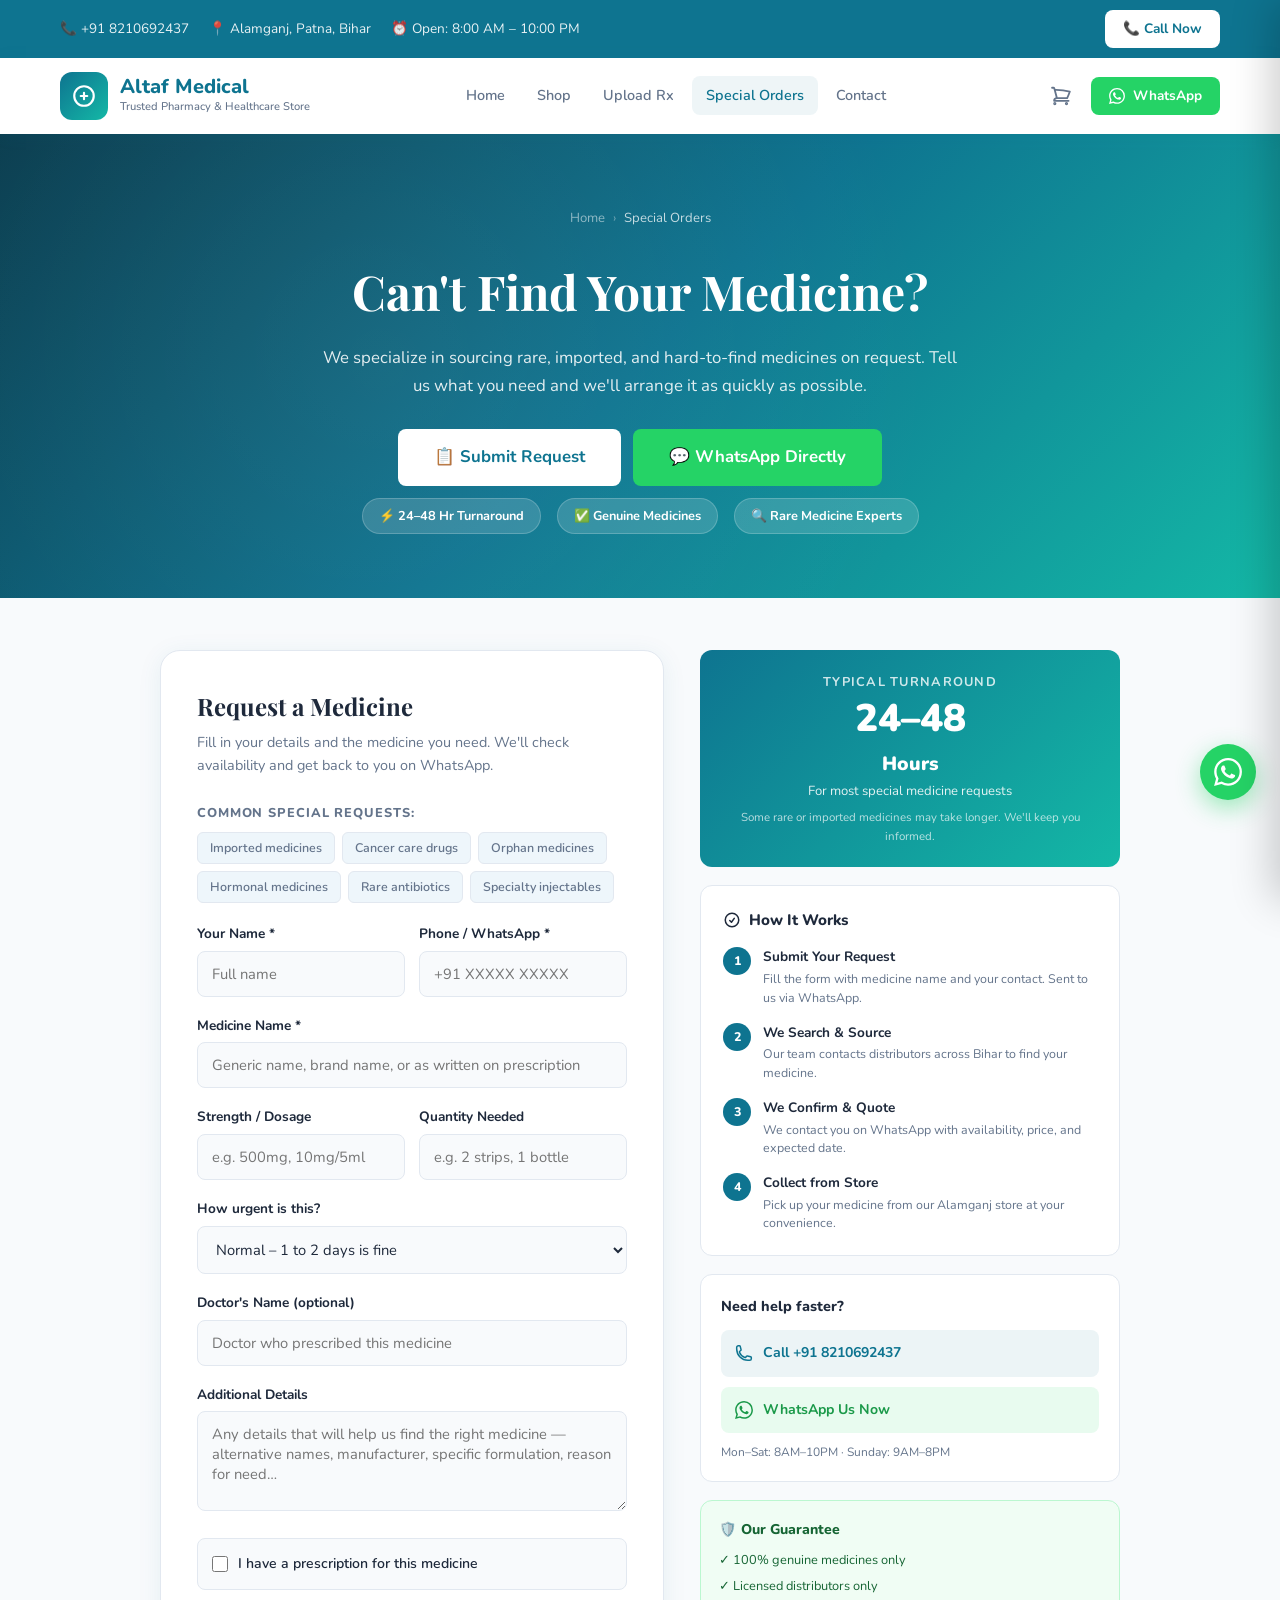
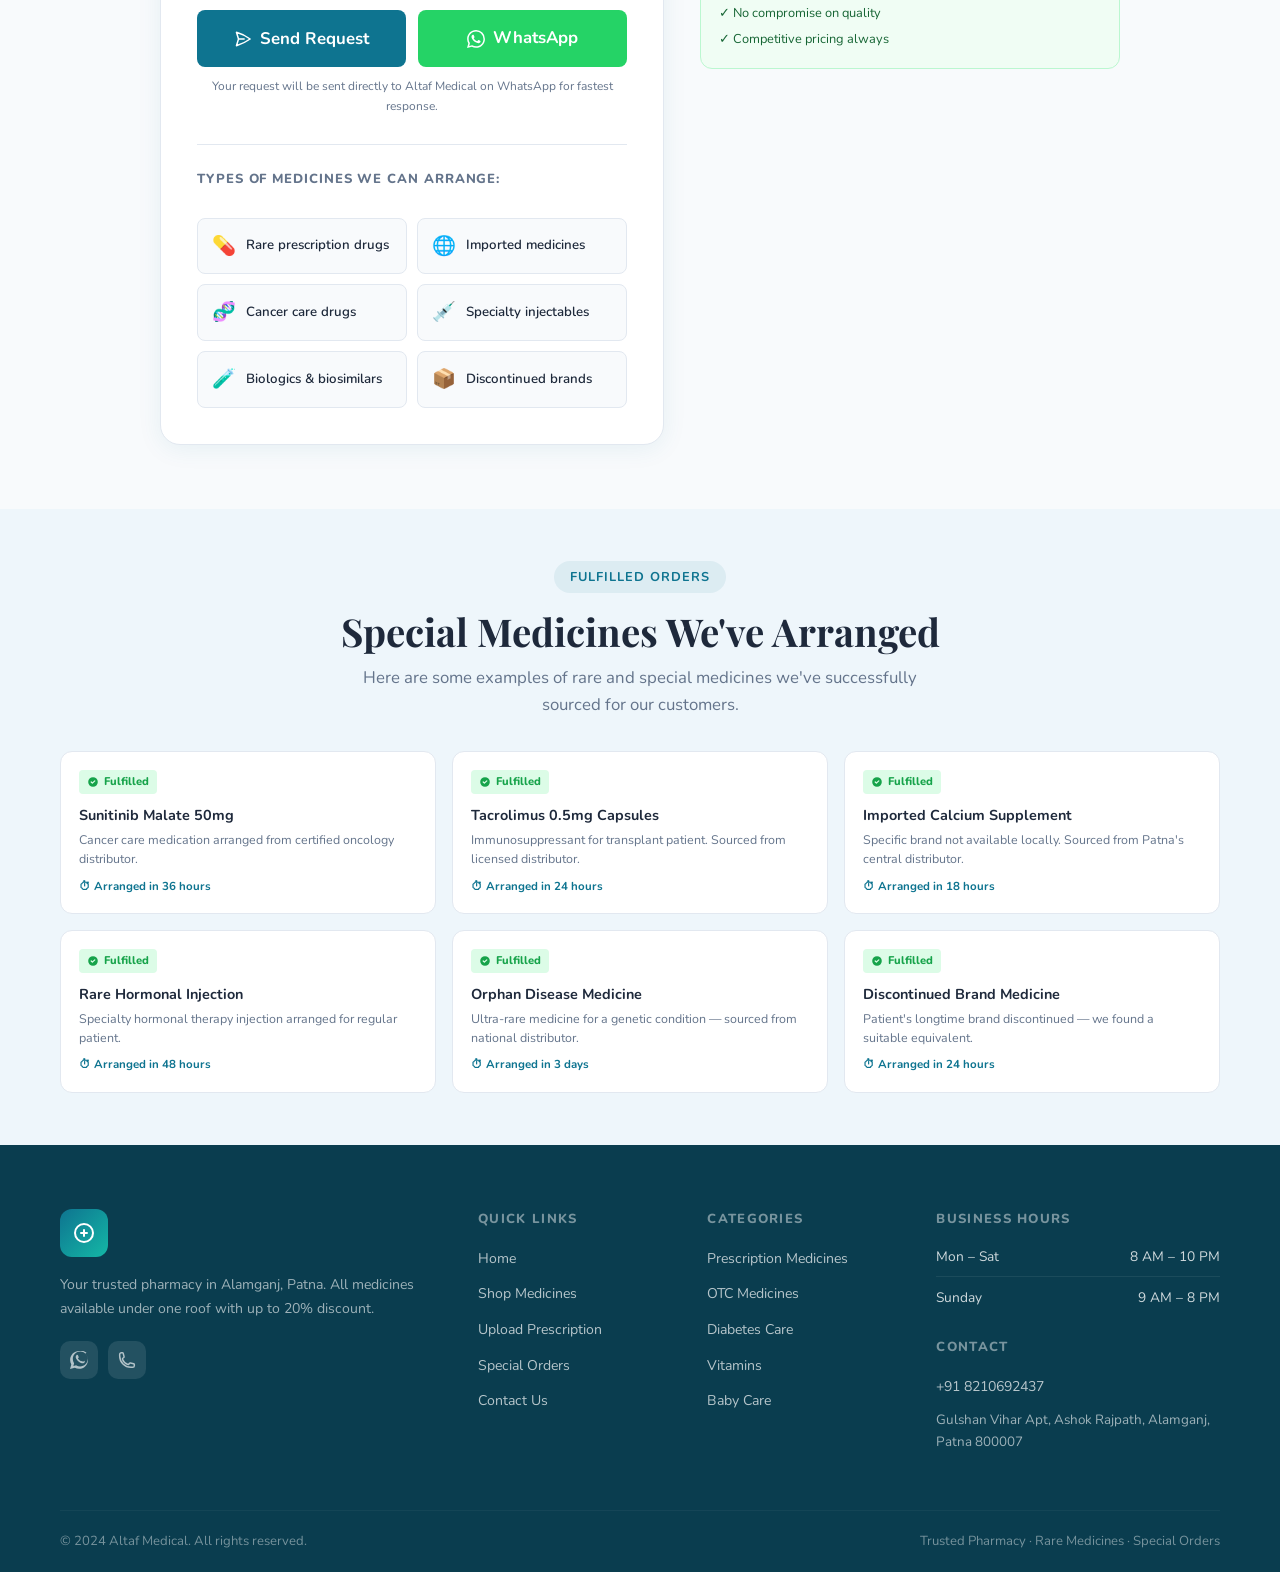
<file: special-order.html>
<!doctype html>
<html lang="en">
  <head>
    <meta charset="UTF-8" />
    <meta name="viewport" content="width=device-width, initial-scale=1.0" />
    <title>Special Medicine Order – Altaf Medical | Rare Medicines Patna</title>
    <meta
      name="description"
      content="Can't find your medicine? Altaf Medical arranges special and rare medicines on request in Alamganj, Patna. Call +91 8210692437."
    />
    <link rel="stylesheet" href="style.css" />
    <!--
<style>
/* =============================================
   ALTAF MEDICAL — Premium Pharmacy CSS
   Font: Nunito (body) + Playfair Display (accent)
   ============================================= */

@import url('https://fonts.googleapis.com/css2?family=Nunito:wght@300;400;500;600;700;800;900&family=Playfair+Display:wght@600;700&display=swap');

:root {
  --primary:    #0E7490;
  --primary-dk: #0a5a72;
  --secondary:  #14B8A6;
  --accent:     #22C55E;
  --accent-dk:  #16a34a;
  --bg:         #F8FAFC;
  --bg2:        #EEF6FB;
  --white:      #ffffff;
  --text:       #1e293b;
  --text-muted: #64748b;
  --border:     #e2e8f0;
  --shadow:     0 4px 24px rgba(14,116,144,.10);
  --shadow-lg:  0 8px 40px rgba(14,116,144,.16);
  --radius:     12px;
  --radius-lg:  20px;
  --transition: .25s cubic-bezier(.4,0,.2,1);
  --font-body:  'Nunito', sans-serif;
  --font-head:  'Playfair Display', serif;
}

*,*::before,*::after{box-sizing:border-box;margin:0;padding:0}
html{scroll-behavior:smooth;font-size:16px}
body{font-family:var(--font-body);background:var(--bg);color:var(--text);line-height:1.6;overflow-x:hidden}
img{max-width:100%;display:block}
a{text-decoration:none;color:inherit}
ul{list-style:none}
button{cursor:pointer;border:none;background:none;font-family:inherit}
input,textarea,select{font-family:inherit}

.container{max-width:1200px;margin:0 auto;padding:0 20px}
.section-pad{padding:72px 0}
.text-center{text-align:center}
.flex{display:flex}
.gap-3{gap:12px}

.btn{display:inline-flex;align-items:center;gap:8px;padding:12px 28px;border-radius:8px;font-weight:700;font-size:.95rem;transition:all var(--transition);white-space:nowrap}
.btn-primary{background:var(--primary);color:#fff}
.btn-primary:hover{background:var(--primary-dk);transform:translateY(-1px);box-shadow:0 6px 20px rgba(14,116,144,.35)}
.btn-secondary{background:var(--secondary);color:#fff}
.btn-secondary:hover{background:#0f9d8d;transform:translateY(-1px)}
.btn-accent{background:var(--accent);color:#fff}
.btn-accent:hover{background:var(--accent-dk);transform:translateY(-1px)}
.btn-outline{background:transparent;border:2px solid var(--primary);color:var(--primary)}
.btn-outline:hover{background:var(--primary);color:#fff}
.btn-white{background:#fff;color:var(--primary)}
.btn-white:hover{background:var(--bg2)}
.btn-whatsapp{background:#25d366;color:#fff}
.btn-whatsapp:hover{background:#1eb855;transform:translateY(-1px);box-shadow:0 6px 20px rgba(37,211,102,.35)}
.btn-lg{padding:15px 36px;font-size:1.05rem}
.btn-sm{padding:8px 18px;font-size:.85rem}
.btn-block{width:100%;justify-content:center}

.section-label{display:inline-flex;align-items:center;gap:8px;background:rgba(14,116,144,.08);color:var(--primary);padding:6px 16px;border-radius:50px;font-size:.8rem;font-weight:700;letter-spacing:.08em;text-transform:uppercase;margin-bottom:14px}
.section-title{font-family:var(--font-head);font-size:clamp(1.6rem,3vw,2.4rem);color:var(--text);line-height:1.25}
.section-subtitle{color:var(--text-muted);font-size:1.05rem;margin-top:10px;max-width:600px}

/* Top Bar */
.top-bar{background:var(--primary);color:#fff;padding:10px 0}
.top-bar .container{display:flex;justify-content:space-between;align-items:center}
.top-bar-left{display:flex;align-items:center;gap:20px;font-size:.85rem}
.top-bar-left span{display:flex;align-items:center;gap:6px;opacity:.9}

/* Navbar */
.navbar{background:#fff;box-shadow:0 2px 16px rgba(14,116,144,.09);position:sticky;top:0;z-index:900}
.navbar .container{display:flex;align-items:center;justify-content:space-between;padding:14px 20px}
.logo{display:flex;align-items:center;gap:12px}
.logo-icon{width:48px;height:48px;background:linear-gradient(135deg,var(--primary),var(--secondary));border-radius:12px;display:flex;align-items:center;justify-content:center;flex-shrink:0}
.logo-icon svg{color:#fff}
.logo-text h1{font-size:1.25rem;font-weight:800;color:var(--primary);line-height:1.1}
.logo-text p{font-size:.7rem;color:var(--text-muted);font-weight:500}
.nav-links{display:flex;align-items:center;gap:4px}
.nav-links a{padding:8px 14px;border-radius:8px;font-weight:600;font-size:.9rem;color:var(--text-muted);transition:all var(--transition)}
.nav-links a:hover,.nav-links a.active{color:var(--primary);background:rgba(14,116,144,.07)}
.nav-right{display:flex;align-items:center;gap:10px}
.nav-cart{position:relative;width:40px;height:40px;border-radius:10px;display:flex;align-items:center;justify-content:center;color:var(--text-muted);transition:all var(--transition);cursor:pointer}
.nav-cart:hover{background:var(--bg2);color:var(--primary)}
.cart-badge{position:absolute;top:-2px;right:-2px;background:var(--accent);color:#fff;font-size:.6rem;font-weight:800;width:16px;height:16px;border-radius:50%;display:flex;align-items:center;justify-content:center}
.hamburger{display:none;flex-direction:column;gap:5px;padding:8px;cursor:pointer}
.hamburger span{display:block;width:24px;height:2px;background:var(--text);border-radius:2px;transition:all var(--transition)}
.mobile-nav{display:none;background:#fff;border-top:1px solid var(--border);padding:12px}
.mobile-nav.open{display:block}
.mobile-nav a{display:block;padding:12px 16px;font-weight:600;color:var(--text-muted);border-radius:8px;transition:all var(--transition)}
.mobile-nav a:hover,.mobile-nav a.active{background:rgba(14,116,144,.07);color:var(--primary)}

/* Hero */
.hero{background:linear-gradient(135deg,#044d61 0%,#0E7490 45%,#14B8A6 100%);color:#fff;padding:80px 0;position:relative;overflow:hidden;min-height:88vh;display:flex;align-items:center}
.hero::before{content:'';position:absolute;inset:0;background-image:radial-gradient(circle at 20% 50%,rgba(255,255,255,.05) 0%,transparent 50%),radial-gradient(circle at 80% 20%,rgba(255,255,255,.04) 0%,transparent 40%)}
.hero-grid{display:grid;grid-template-columns:1fr 1fr;gap:60px;align-items:center}
.hero-badge{display:inline-flex;align-items:center;gap:8px;background:rgba(255,255,255,.15);backdrop-filter:blur(8px);border:1px solid rgba(255,255,255,.2);color:#fff;padding:8px 20px;border-radius:50px;font-size:.8rem;font-weight:700;letter-spacing:.1em;text-transform:uppercase;margin-bottom:20px;animation:fadeInUp .5s ease both}
.hero h1{font-family:var(--font-head);font-size:clamp(2rem,4.5vw,3.4rem);line-height:1.18;font-weight:700;margin-bottom:22px;animation:fadeInUp .5s .1s ease both}
.hero h1 span{color:#6ee7b7}
.hero p{font-size:1.08rem;opacity:.88;margin-bottom:32px;line-height:1.75;max-width:480px;animation:fadeInUp .5s .2s ease both}
.hero-ctas{display:flex;gap:14px;flex-wrap:wrap;margin-bottom:40px;animation:fadeInUp .5s .3s ease both}
.hero-trust{display:flex;flex-wrap:wrap;gap:12px;animation:fadeInUp .5s .4s ease both}
.trust-item{display:flex;align-items:center;gap:8px;background:rgba(255,255,255,.1);border:1px solid rgba(255,255,255,.2);backdrop-filter:blur(6px);padding:8px 16px;border-radius:8px;font-size:.84rem;font-weight:600}
.trust-item svg{color:#6ee7b7;flex-shrink:0}
.hero-img-wrap{border-radius:var(--radius-lg);overflow:hidden;box-shadow:0 24px 80px rgba(0,0,0,.35);aspect-ratio:4/3;background:linear-gradient(145deg,rgba(255,255,255,.12),rgba(255,255,255,.05));border:1px solid rgba(255,255,255,.2);display:flex;align-items:center;justify-content:center;animation:fadeInUp .6s .2s ease both}
.hero-img-inner{text-align:center;color:rgba(255,255,255,.8);padding:40px}
.hero-img-inner svg{margin:0 auto 20px;opacity:.7}
.hero-img-inner p{font-size:1rem;font-weight:600}
.hero-img-inner small{font-size:.8rem;opacity:.7}
.hero-stat-row{display:flex;gap:12px;margin-top:20px}
.hero-stat-card{background:rgba(255,255,255,.15);backdrop-filter:blur(8px);border:1px solid rgba(255,255,255,.2);border-radius:12px;padding:14px 20px;text-align:center;flex:1}
.hero-stat-card p{font-size:.7rem;text-transform:uppercase;letter-spacing:.07em;opacity:.75}
.hero-stat-card h3{font-size:1.5rem;font-weight:900;margin-top:2px}

/* Search */
.search-section{background:#fff;padding:24px 0;box-shadow:0 4px 20px rgba(14,116,144,.08);position:relative;z-index:10}
.search-wrap{display:flex;align-items:center;gap:12px;background:var(--bg);border:2px solid var(--border);border-radius:12px;padding:8px 8px 8px 18px;transition:border-color var(--transition)}
.search-wrap:focus-within{border-color:var(--primary);box-shadow:0 0 0 4px rgba(14,116,144,.1)}
.search-wrap svg{color:var(--text-muted);flex-shrink:0}
.search-wrap input{flex:1;border:none;background:transparent;font-size:1rem;color:var(--text);outline:none}
.search-wrap input::placeholder{color:var(--text-muted)}
.search-wrap .btn{padding:10px 24px}

/* Categories */
.categories-section{padding:52px 0}
.category-grid{display:grid;grid-template-columns:repeat(auto-fill,minmax(150px,1fr));gap:14px}
.category-card{background:#fff;border:2px solid var(--border);border-radius:var(--radius);padding:22px 16px;text-align:center;cursor:pointer;transition:all var(--transition)}
.category-card:hover,.category-card.active{border-color:var(--primary);background:rgba(14,116,144,.04);transform:translateY(-3px);box-shadow:var(--shadow)}
.cat-icon{width:52px;height:52px;border-radius:12px;background:rgba(14,116,144,.08);color:var(--primary);display:flex;align-items:center;justify-content:center;margin:0 auto 12px;transition:all var(--transition)}
.category-card:hover .cat-icon,.category-card.active .cat-icon{background:var(--primary);color:#fff}
.category-card h3{font-size:.85rem;font-weight:700;color:var(--text)}
.category-card p{font-size:.75rem;color:var(--text-muted);margin-top:3px}

/* Products */
.products-section{padding:60px 0;background:var(--bg2)}
.products-grid{display:grid;grid-template-columns:repeat(auto-fill,minmax(240px,1fr));gap:20px;margin-top:36px}
.section-header{display:flex;align-items:flex-end;justify-content:space-between;flex-wrap:wrap;gap:12px;margin-bottom:8px}
.product-card{background:#fff;border-radius:var(--radius-lg);overflow:hidden;box-shadow:0 2px 12px rgba(14,116,144,.07);transition:all var(--transition);border:1px solid var(--border)}
.product-card:hover{transform:translateY(-5px);box-shadow:var(--shadow-lg)}
.product-img{height:200px;background:linear-gradient(145deg,var(--bg2),#dbeafe);display:flex;align-items:center;justify-content:center;position:relative}
.product-img-placeholder{color:var(--primary);opacity:.25}
.product-badge{position:absolute;top:12px;left:12px;background:var(--accent);color:#fff;font-size:.7rem;font-weight:800;padding:4px 10px;border-radius:6px}
.product-badge.rx{background:var(--primary)}
.availability-badge{position:absolute;top:12px;right:12px;font-size:.7rem;font-weight:700;padding:4px 10px;border-radius:6px}
.availability-badge.in-stock{background:#dcfce7;color:#16a34a}
.availability-badge.on-request{background:#fef3c7;color:#d97706}
.product-info{padding:18px}
.product-cat{font-size:.72rem;font-weight:700;color:var(--secondary);text-transform:uppercase;letter-spacing:.06em}
.product-name{font-size:.98rem;font-weight:700;color:var(--text);margin:6px 0 4px;line-height:1.3}
.product-desc{font-size:.8rem;color:var(--text-muted);line-height:1.5}
.product-price{display:flex;align-items:center;gap:10px;margin:12px 0}
.price-original{font-size:.84rem;color:var(--text-muted);text-decoration:line-through}
.price-current{font-size:1.2rem;font-weight:800;color:var(--primary)}
.price-discount{font-size:.72rem;font-weight:700;background:#dcfce7;color:#16a34a;padding:2px 8px;border-radius:4px}
.product-actions{display:flex;gap:8px;margin-top:14px}
.product-actions .btn{flex:1;padding:10px 12px;font-size:.82rem;border-radius:8px}

/* Discount Banner */
.discount-banner{background:linear-gradient(135deg,#064e3b,#065f46,#0f766e);color:#fff;padding:64px 0;position:relative;overflow:hidden}
.discount-banner::before{content:'';position:absolute;top:-60%;left:-10%;width:400px;height:400px;background:rgba(255,255,255,.04);border-radius:50%}
.discount-inner{position:relative;z-index:1;display:flex;align-items:center;justify-content:space-between;gap:40px;flex-wrap:wrap}
.discount-text h2{font-family:var(--font-head);font-size:clamp(1.8rem,3.5vw,2.8rem)}
.discount-text p{opacity:.85;margin-top:10px;font-size:1.05rem;max-width:480px}
.discount-text .btn{margin-top:24px}
.discount-badge{text-align:center;background:rgba(255,255,255,.12);border:2px solid rgba(255,255,255,.2);border-radius:var(--radius-lg);padding:32px 40px;backdrop-filter:blur(8px);flex-shrink:0}
.discount-badge .pct{font-size:5rem;font-weight:900;line-height:1;color:#6ee7b7}
.discount-badge p{font-size:.9rem;opacity:.85;margin-top:4px}

/* Special Orders */
.special-orders{background:#fff;padding:72px 0}
.special-orders-grid{display:grid;grid-template-columns:1fr 1fr;gap:60px;align-items:center}
.special-img{background:linear-gradient(135deg,var(--bg2),rgba(20,184,166,.12));border-radius:var(--radius-lg);aspect-ratio:4/3;display:flex;align-items:center;justify-content:center;border:2px solid var(--border)}
.feature-list{display:flex;flex-direction:column;gap:16px;margin:24px 0 28px}
.feature-item{display:flex;align-items:flex-start;gap:14px}
.feature-item-icon{width:40px;height:40px;background:rgba(14,116,144,.08);color:var(--primary);border-radius:10px;display:flex;align-items:center;justify-content:center;flex-shrink:0}
.feature-item h4{font-weight:700;font-size:.95rem;color:var(--text);margin-bottom:2px}
.feature-item p{font-size:.84rem;color:var(--text-muted)}

/* Why Us */
.why-us{background:var(--bg);padding:72px 0}
.why-grid{display:grid;grid-template-columns:repeat(auto-fill,minmax(230px,1fr));gap:18px;margin-top:40px}
.why-card{background:#fff;border-radius:var(--radius);padding:28px 22px;border:1px solid var(--border);transition:all var(--transition)}
.why-card:hover{border-color:var(--primary);transform:translateY(-4px);box-shadow:var(--shadow)}
.why-icon{width:52px;height:52px;border-radius:14px;display:flex;align-items:center;justify-content:center;margin-bottom:16px}
.why-card h3{font-weight:700;font-size:.98rem;margin-bottom:8px}
.why-card p{font-size:.84rem;color:var(--text-muted);line-height:1.6}

/* Reviews */
.reviews-section{background:var(--bg2);padding:72px 0}
.reviews-grid{display:grid;grid-template-columns:repeat(auto-fill,minmax(300px,1fr));gap:20px;margin-top:40px}
.review-card{background:#fff;border-radius:var(--radius-lg);padding:28px;border:1px solid var(--border);transition:all var(--transition)}
.review-card:hover{transform:translateY(-3px);box-shadow:var(--shadow)}
.review-stars{display:flex;gap:3px;color:#f59e0b;font-size:1.1rem;margin-bottom:14px}
.review-text{color:var(--text-muted);font-size:.9rem;line-height:1.7;font-style:italic;margin-bottom:20px}
.reviewer{display:flex;align-items:center;gap:12px}
.reviewer-avatar{width:44px;height:44px;border-radius:50%;display:flex;align-items:center;justify-content:center;font-weight:800;font-size:1rem;color:#fff;flex-shrink:0}
.reviewer-name{font-weight:700;font-size:.92rem}
.reviewer-loc{font-size:.76rem;color:var(--text-muted)}

/* FAQ */
.faq-section{background:#fff;padding:72px 0}
.faq-list{max-width:760px;margin:40px auto 0;display:flex;flex-direction:column;gap:10px}
.faq-item{border:1px solid var(--border);border-radius:var(--radius);overflow:hidden;transition:border-color var(--transition)}
.faq-item.open{border-color:var(--primary)}
.faq-q{width:100%;display:flex;align-items:center;justify-content:space-between;padding:18px 22px;font-weight:700;font-size:.95rem;color:var(--text);cursor:pointer;background:#fff;gap:16px;text-align:left}
.faq-item.open .faq-q{color:var(--primary)}
.faq-icon{width:28px;height:28px;border-radius:50%;background:rgba(14,116,144,.08);color:var(--primary);display:flex;align-items:center;justify-content:center;flex-shrink:0;transition:all var(--transition)}
.faq-item.open .faq-icon{background:var(--primary);color:#fff;transform:rotate(45deg)}
.faq-a{padding:0 22px 18px;color:var(--text-muted);font-size:.9rem;line-height:1.7;display:none}
.faq-item.open .faq-a{display:block}

/* Form */
.form-section{background:var(--bg2);padding:72px 0}
.form-wrap{background:#fff;border-radius:var(--radius-lg);padding:40px;box-shadow:var(--shadow);max-width:720px;margin:36px auto 0}
.form-grid{display:grid;grid-template-columns:1fr 1fr;gap:18px}
.form-group{display:flex;flex-direction:column;gap:6px}
.form-group.full{grid-column:1/-1}
.form-group label{font-size:.85rem;font-weight:700;color:var(--text)}
.form-group input,.form-group textarea,.form-group select{border:1.5px solid var(--border);border-radius:8px;padding:12px 14px;font-size:.95rem;color:var(--text);outline:none;transition:border-color var(--transition);background:var(--bg)}
.form-group input:focus,.form-group textarea:focus,.form-group select:focus{border-color:var(--primary);box-shadow:0 0 0 3px rgba(14,116,144,.1);background:#fff}
.form-group textarea{resize:vertical;min-height:100px}
.file-upload{border:2px dashed var(--border);border-radius:10px;padding:28px;text-align:center;cursor:pointer;transition:all var(--transition);background:var(--bg);position:relative}
.file-upload:hover{border-color:var(--primary);background:rgba(14,116,144,.03)}
.file-upload input[type=file]{position:absolute;inset:0;opacity:0;cursor:pointer}
.file-upload svg{color:var(--primary);margin:0 auto 10px}
.file-upload p{font-size:.85rem;color:var(--text-muted)}
.file-upload strong{color:var(--primary)}

/* Contact */
.contact-section{background:var(--bg);padding:72px 0}
.contact-grid{display:grid;grid-template-columns:1fr 1fr;gap:36px;align-items:start}
.contact-info-item{display:flex;align-items:flex-start;gap:16px;background:#fff;border-radius:var(--radius);padding:20px;border:1px solid var(--border);margin-bottom:14px;transition:all var(--transition)}
.contact-info-item:hover{border-color:var(--primary)}
.contact-info-icon{width:46px;height:46px;border-radius:12px;background:rgba(14,116,144,.08);color:var(--primary);display:flex;align-items:center;justify-content:center;flex-shrink:0}
.contact-info-item h4{font-weight:700;font-size:.92rem;margin-bottom:4px}
.contact-info-item p{font-size:.85rem;color:var(--text-muted);line-height:1.6}
.contact-btns{display:flex;gap:10px;margin-top:16px;flex-wrap:wrap}
.map-container{border-radius:var(--radius-lg);overflow:hidden;border:2px solid var(--border)}
.map-container iframe{width:100%;height:360px;display:block;border:none}

/* Cart Drawer */
.cart-overlay{position:fixed;inset:0;background:rgba(0,0,0,.5);z-index:1000;opacity:0;pointer-events:none;transition:opacity var(--transition)}
.cart-overlay.open{opacity:1;pointer-events:all}
.cart-drawer{position:fixed;right:0;top:0;bottom:0;width:380px;background:#fff;z-index:1001;transform:translateX(100%);transition:transform var(--transition);box-shadow:-8px 0 40px rgba(0,0,0,.2);display:flex;flex-direction:column}
.cart-drawer.open{transform:translateX(0)}
.cart-header{display:flex;align-items:center;justify-content:space-between;padding:20px 24px;border-bottom:1px solid var(--border)}
.cart-header h2{font-size:1.1rem;font-weight:800}
.cart-close{width:36px;height:36px;border-radius:50%;background:var(--bg);display:flex;align-items:center;justify-content:center;cursor:pointer;transition:background var(--transition)}
.cart-close:hover{background:var(--border)}
.cart-body{flex:1;overflow-y:auto;padding:20px 24px}
.cart-empty{text-align:center;padding:60px 20px;color:var(--text-muted)}
.cart-empty svg{margin:0 auto 16px;opacity:.35}
.cart-empty p{font-size:.9rem}
.cart-item{display:flex;gap:14px;padding:16px 0;border-bottom:1px solid var(--border)}
.cart-item-img{width:60px;height:60px;background:var(--bg2);border-radius:10px;display:flex;align-items:center;justify-content:center;flex-shrink:0;color:var(--primary);opacity:.5}
.cart-item-info{flex:1}
.cart-item-name{font-weight:700;font-size:.9rem;margin-bottom:3px}
.cart-item-price{font-size:.9rem;color:var(--primary);font-weight:700}
.cart-item-qty{font-size:.78rem;color:var(--text-muted);margin-top:3px}
.cart-item-remove{color:#ef4444;cursor:pointer;font-size:.75rem;margin-top:5px;display:inline-block;font-weight:600}
.cart-footer{padding:20px 24px;border-top:1px solid var(--border)}
.cart-total{display:flex;justify-content:space-between;font-weight:800;font-size:1.05rem;margin-bottom:16px}
.cart-note{font-size:.76rem;color:var(--text-muted);text-align:center;margin-top:8px;line-height:1.5}

/* Toast */
.toast-container{position:fixed;top:20px;right:20px;z-index:9999;display:flex;flex-direction:column;gap:10px}
.toast{background:var(--primary);color:#fff;padding:14px 20px;border-radius:10px;font-size:.9rem;font-weight:600;box-shadow:0 8px 24px rgba(0,0,0,.2);display:flex;align-items:center;gap:10px;transform:translateX(120%);transition:transform .3s ease}
.toast.show{transform:translateX(0)}
.toast.success{background:var(--accent-dk)}

/* Floating */
.float-whatsapp{position:fixed;bottom:100px;right:24px;z-index:800}
.float-whatsapp a{width:56px;height:56px;background:#25d366;border-radius:50%;display:flex;align-items:center;justify-content:center;color:#fff;box-shadow:0 8px 24px rgba(37,211,102,.45);transition:all var(--transition)}
.float-whatsapp a:hover{transform:scale(1.12)}

/* Mobile Bottom Bar */
.mobile-bottom-bar{display:none;position:fixed;bottom:0;left:0;right:0;background:#fff;border-top:1px solid var(--border);z-index:800;padding:6px 0;box-shadow:0 -4px 20px rgba(0,0,0,.1)}
.mobile-bottom-bar .bar-inner{display:flex;justify-content:space-around;align-items:center}
.mob-btn{display:flex;flex-direction:column;align-items:center;gap:3px;padding:6px 14px;border-radius:10px;color:var(--text-muted);font-size:.65rem;font-weight:700;transition:all var(--transition);cursor:pointer}
.mob-btn:hover,.mob-btn.active{color:var(--primary)}
.mob-btn.whatsapp-mob{color:#25d366}
.mob-btn.cart-mob{position:relative}
.mob-badge{position:absolute;top:-1px;right:6px;background:var(--accent);color:#fff;font-size:.5rem;font-weight:800;width:14px;height:14px;border-radius:50%;display:flex;align-items:center;justify-content:center}

/* Footer */
.footer{background:#0a3d4f;color:rgba(255,255,255,.8);padding:64px 0 0}
.footer-grid{display:grid;grid-template-columns:2fr 1fr 1fr 1.5fr;gap:40px}
.footer-brand .logo-icon{margin-bottom:16px}
.footer-brand p{font-size:.88rem;line-height:1.7;margin:12px 0 20px;opacity:.75}
.footer-social{display:flex;gap:10px}
.social-btn{width:38px;height:38px;border-radius:10px;background:rgba(255,255,255,.1);display:flex;align-items:center;justify-content:center;transition:all var(--transition);color:rgba(255,255,255,.65)}
.social-btn:hover{background:var(--primary);color:#fff}
.footer h4{font-size:.82rem;font-weight:800;text-transform:uppercase;letter-spacing:.1em;color:rgba(255,255,255,.45);margin-bottom:16px}
.footer ul li{margin-bottom:10px}
.footer ul a{font-size:.88rem;color:rgba(255,255,255,.7);transition:color var(--transition)}
.footer ul a:hover{color:var(--secondary)}
.footer-hours li{font-size:.86rem;display:flex;justify-content:space-between;gap:8px;padding-bottom:8px;border-bottom:1px solid rgba(255,255,255,.07);margin-bottom:8px}
.footer-hours li:last-child{border-bottom:none}
.footer-bottom{border-top:1px solid rgba(255,255,255,.08);margin-top:48px;padding:20px 0;display:flex;justify-content:space-between;align-items:center;flex-wrap:wrap;gap:12px;font-size:.82rem;opacity:.55}

/* Page Header */
.page-header{background:linear-gradient(135deg,var(--primary),var(--secondary));color:#fff;padding:52px 0;text-align:center}
.page-header h1{font-family:var(--font-head);font-size:clamp(1.8rem,4vw,2.8rem)}
.page-header p{opacity:.85;margin-top:10px;font-size:1.05rem}
.breadcrumb{display:flex;align-items:center;justify-content:center;gap:8px;font-size:.82rem;opacity:.75;margin-top:10px}
.breadcrumb a{color:#fff}

/* Shop Layout */
.shop-layout{display:grid;grid-template-columns:260px 1fr;gap:28px;padding:40px 0}
.shop-sidebar{position:sticky;top:90px;height:fit-content}
.sidebar-card{background:#fff;border-radius:var(--radius);border:1px solid var(--border);padding:20px;margin-bottom:16px}
.sidebar-card h3{font-size:.82rem;font-weight:800;text-transform:uppercase;letter-spacing:.08em;color:var(--text-muted);margin-bottom:14px}
.filter-check{display:flex;align-items:center;justify-content:space-between;margin-bottom:10px}
.filter-check label{display:flex;align-items:center;gap:10px;font-size:.9rem;cursor:pointer;font-weight:600;color:var(--text)}
.filter-check input[type=checkbox]{width:16px;height:16px;accent-color:var(--primary)}
.filter-count{font-size:.75rem;background:var(--bg2);color:var(--text-muted);padding:2px 8px;border-radius:50px}
.shop-toolbar{display:flex;align-items:center;justify-content:space-between;margin-bottom:22px;flex-wrap:wrap;gap:12px}
.shop-toolbar select{border:1.5px solid var(--border);border-radius:8px;padding:9px 14px;font-size:.9rem;color:var(--text);outline:none}
.results-count{font-size:.9rem;color:var(--text-muted);font-weight:600}

/* Product Detail */
.product-detail-grid{display:grid;grid-template-columns:1fr 1fr;gap:48px;padding:48px 0;align-items:start}
.product-detail-img{background:linear-gradient(145deg,var(--bg2),#dbeafe);border-radius:var(--radius-lg);aspect-ratio:1;display:flex;align-items:center;justify-content:center;border:2px solid var(--border)}
.product-detail-info h1{font-family:var(--font-head);font-size:clamp(1.5rem,3vw,2rem);margin:10px 0 8px}
.product-rating{display:flex;align-items:center;gap:8px;color:var(--text-muted);font-size:.88rem}
.product-detail-price{display:flex;align-items:center;gap:14px;margin:20px 0;padding:20px;background:var(--bg);border-radius:var(--radius)}
.product-detail-price .price-current{font-size:2rem}
.product-desc-full{font-size:.95rem;color:var(--text-muted);line-height:1.75;margin-bottom:24px}
.product-detail-actions{display:flex;gap:12px;flex-wrap:wrap;margin-bottom:24px}
.tabs-nav{display:flex;border-bottom:2px solid var(--border);margin-top:28px}
.tab-btn{padding:13px 20px;font-weight:700;font-size:.9rem;color:var(--text-muted);border-bottom:2px solid transparent;margin-bottom:-2px;cursor:pointer;transition:all var(--transition)}
.tab-btn.active{color:var(--primary);border-bottom-color:var(--primary)}
.tab-pane{display:none;padding:20px 0;font-size:.92rem;color:var(--text-muted);line-height:1.75}
.tab-pane.active{display:block}

/* Prescription Page */
.rx-page{max-width:720px;margin:0 auto;padding:40px 0}
.rx-steps{display:flex;gap:0;margin-bottom:36px}
.rx-step{flex:1;text-align:center;position:relative}
.rx-step::after{content:'';position:absolute;top:20px;left:60%;right:-10%;height:2px;background:var(--border)}
.rx-step:last-child::after{display:none}
.rx-step.done::after{background:var(--primary)}
.rx-step-num{width:40px;height:40px;border-radius:50%;background:var(--border);color:var(--text-muted);display:flex;align-items:center;justify-content:center;font-weight:800;margin:0 auto 8px;font-size:.9rem;transition:all var(--transition)}
.rx-step.active .rx-step-num{background:var(--primary);color:#fff}
.rx-step.done .rx-step-num{background:var(--accent);color:#fff}
.rx-step-label{font-size:.76rem;font-weight:700;color:var(--text-muted)}

/* Animations */
@keyframes fadeInUp{from{opacity:0;transform:translateY(24px)}to{opacity:1;transform:translateY(0)}}
@keyframes spin{to{transform:rotate(360deg)}}

/* Responsive */
@media(max-width:1024px){
  .footer-grid{grid-template-columns:1fr 1fr}
  .shop-layout{grid-template-columns:1fr}
  .shop-sidebar{position:static}
}
@media(max-width:768px){
  .top-bar{display:none}
  .nav-links{display:none}
  .hamburger{display:flex}
  .hero-grid{grid-template-columns:1fr}
  .hero-img-wrap{display:none}
  .hero{min-height:auto;padding:60px 0 48px}
  .special-orders-grid{grid-template-columns:1fr}
  .contact-grid{grid-template-columns:1fr}
  .form-grid{grid-template-columns:1fr}
  .product-detail-grid{grid-template-columns:1fr}
  .footer-grid{grid-template-columns:1fr}
  .mobile-bottom-bar{display:flex}
  .float-whatsapp{bottom:78px}
  body{padding-bottom:64px}
  .cart-drawer{width:100%}
  .footer-bottom{flex-direction:column;text-align:center}
  .rx-steps{display:none}
  .section-pad{padding:48px 0}
  .discount-inner{flex-direction:column;text-align:center}
}
@media(max-width:480px){
  .hero-ctas{flex-direction:column}
  .hero-ctas .btn{width:100%;justify-content:center}
  .category-grid{grid-template-columns:repeat(3,1fr)}
  .products-grid{grid-template-columns:repeat(2,1fr)}
  .why-grid{grid-template-columns:1fr 1fr}
  .reviews-grid{grid-template-columns:1fr}
  .form-wrap{padding:24px 20px}
}

/* ==============================================
   SHOP PAGE — shop.html
   ============================================== */
.shop-search-bar{background:#fff;border:2px solid var(--border);border-radius:12px;padding:8px 8px 8px 18px;display:flex;align-items:center;gap:10px;transition:border-color .25s;margin-bottom:4px}
.shop-search-bar:focus-within{border-color:var(--primary);box-shadow:0 0 0 3px rgba(14,116,144,.1)}
.shop-search-bar input{flex:1;border:none;outline:none;font-size:.95rem;background:transparent;color:var(--text)}
.shop-search-bar input::placeholder{color:var(--text-muted)}
.shop-search-bar button{background:var(--primary);color:#fff;border-radius:8px;padding:10px 20px;font-weight:700;font-size:.9rem;display:flex;align-items:center;gap:6px;flex-shrink:0;transition:background .2s}
.shop-search-bar button:hover{background:var(--primary-dk)}

.cat-pills{display:flex;gap:8px;flex-wrap:wrap;margin:16px 0}
.cat-pill{padding:7px 18px;border-radius:50px;border:1.5px solid var(--border);background:#fff;font-weight:700;font-size:.82rem;color:var(--text-muted);cursor:pointer;transition:all .2s;user-select:none}
.cat-pill:hover,.cat-pill.active{background:var(--primary);color:#fff;border-color:var(--primary)}

.shop-grid{display:grid;grid-template-columns:repeat(4,1fr);gap:20px;margin-bottom:32px}
.shop-product-card{background:#fff;border-radius:var(--radius);border:1px solid var(--border);overflow:hidden;transition:all .25s;display:flex;flex-direction:column}
.shop-product-card:hover{box-shadow:var(--shadow-lg);transform:translateY(-3px)}
.spc-img{background:linear-gradient(145deg,var(--bg2),#dbeafe);height:160px;display:flex;align-items:center;justify-content:center;position:relative;flex-shrink:0}
.spc-badge-wrap{position:absolute;top:10px;left:10px;display:flex;gap:5px;flex-wrap:wrap}
.badge-discount{background:var(--accent);color:#fff;font-size:.68rem;font-weight:800;padding:3px 8px;border-radius:5px}
.badge-rx{background:var(--primary);color:#fff;font-size:.68rem;font-weight:800;padding:3px 8px;border-radius:5px}
.badge-otc{background:var(--secondary);color:#fff;font-size:.68rem;font-weight:800;padding:3px 8px;border-radius:5px}
.badge-avail{position:absolute;top:10px;right:10px;background:rgba(34,197,94,.12);color:#16a34a;font-size:.65rem;font-weight:800;padding:3px 8px;border-radius:5px;border:1px solid rgba(34,197,94,.3)}
.spc-body{padding:14px;flex:1;display:flex;flex-direction:column}
.spc-cat{font-size:.7rem;font-weight:700;color:var(--secondary);text-transform:uppercase;letter-spacing:.07em;margin-bottom:5px}
.spc-price-row{display:flex;align-items:center;gap:8px;margin-bottom:12px}
.spc-price-row .price-current{font-size:1.1rem;font-weight:900;color:var(--primary)}
.spc-price-row .price-original{font-size:.82rem;color:var(--text-muted);text-decoration:line-through}
.spc-price-row .price-save{font-size:.72rem;color:var(--accent-dk);font-weight:700}
.spc-actions{display:flex;gap:8px;margin-top:auto}
.btn-add-cart{flex:1;background:var(--primary);color:#fff;border-radius:8px;padding:9px 10px;font-weight:700;font-size:.82rem;display:flex;align-items:center;justify-content:center;gap:5px;transition:all .2s;border:none;cursor:pointer;font-family:inherit}
.btn-add-cart:hover{background:var(--primary-dk);transform:translateY(-1px)}
.btn-wa-quick{width:38px;height:38px;background:#25d366;color:#fff;border-radius:8px;display:flex;align-items:center;justify-content:center;flex-shrink:0;transition:all .2s}
.btn-wa-quick:hover{background:#1eb855}
.no-results{text-align:center;padding:80px 20px;color:var(--text-muted)}
.no-results svg{margin:0 auto 16px;opacity:.4}
.no-results h3{font-size:1.2rem;font-weight:700;margin-bottom:8px}

@media(max-width:1100px){.shop-grid{grid-template-columns:repeat(3,1fr)}}
@media(max-width:768px){.shop-grid{grid-template-columns:repeat(2,1fr)}}
@media(max-width:420px){.shop-grid{grid-template-columns:1fr}}

/* ==============================================
   CONTACT PAGE — contact.html
   ============================================== */
.contact-info-card{background:#fff;border-radius:var(--radius-lg);border:1px solid var(--border);padding:36px;height:fit-content}
.contact-info-card h2{font-family:var(--font-head);font-size:1.6rem;color:var(--text);margin-bottom:24px}
.contact-item{display:flex;gap:16px;padding:18px 0;border-bottom:1px solid var(--border)}
.contact-item:last-of-type{border-bottom:none}
.contact-icon{width:48px;height:48px;border-radius:12px;background:rgba(14,116,144,.1);display:flex;align-items:center;justify-content:center;flex-shrink:0;color:var(--primary)}
.contact-item-text h4{font-weight:700;font-size:.95rem;color:var(--text);margin-bottom:4px}
.contact-item-text p,.contact-item-text a{color:var(--text-muted);font-size:.9rem;line-height:1.6}
.contact-item-text a:hover{color:var(--primary)}
.contact-action-btns{display:flex;gap:10px;flex-wrap:wrap;margin-top:24px}
.hours-grid{display:grid;grid-template-columns:1fr 1fr;gap:12px;margin-top:28px}
.hours-card{background:var(--bg);border-radius:10px;padding:16px;text-align:center;border:1px solid var(--border)}
.hours-card h4{font-size:.8rem;font-weight:800;text-transform:uppercase;letter-spacing:.07em;color:var(--text-muted);margin-bottom:6px}
.hours-card p{font-size:1rem;font-weight:700;color:var(--primary)}
.service-areas{background:var(--bg);border-radius:10px;padding:20px;margin-top:20px;border:1px solid var(--border)}
.service-areas h4{font-weight:800;font-size:.85rem;text-transform:uppercase;letter-spacing:.07em;color:var(--text-muted);margin-bottom:12px}
.area-tags{display:flex;flex-wrap:wrap;gap:8px}
.area-tag{background:#fff;border:1px solid var(--border);border-radius:50px;padding:5px 14px;font-size:.8rem;font-weight:600;color:var(--text-muted)}
.form-card{background:#fff;border-radius:var(--radius-lg);border:1px solid var(--border);padding:36px}
.form-card h2{font-family:var(--font-head);font-size:1.6rem;color:var(--text);margin-bottom:6px}
.form-card>p{color:var(--text-muted);font-size:.9rem;margin-bottom:28px}
.form-card .form-field{margin-bottom:18px}
.form-card .form-field label{display:block;font-weight:700;font-size:.85rem;color:var(--text);margin-bottom:6px}
.form-card .form-field input,.form-card .form-field textarea,.form-card .form-field select{width:100%;border:1.5px solid var(--border);border-radius:8px;padding:12px 14px;font-size:.92rem;color:var(--text);background:#fff;outline:none;transition:border-color .2s;font-family:inherit}
.form-card .form-field input:focus,.form-card .form-field textarea:focus,.form-card .form-field select:focus{border-color:var(--primary);box-shadow:0 0 0 3px rgba(14,116,144,.1)}
.form-card .form-field textarea{resize:vertical;min-height:120px}

@media(max-width:768px){.contact-grid{grid-template-columns:1fr!important;padding:32px 0}.hours-grid{grid-template-columns:1fr 1fr}}

/* ==============================================
   PRESCRIPTION PAGE — prescription.html
   ============================================== */
.rx-steps-bar{display:flex;align-items:flex-start;margin-bottom:44px;position:relative}
.rx-steps-bar::before{content:'';position:absolute;top:20px;left:10%;right:10%;height:2px;background:var(--border);z-index:0}
.rx-step-item{flex:1;display:flex;flex-direction:column;align-items:center;gap:8px;position:relative;z-index:1}
.rx-step-num{width:40px;height:40px;border-radius:50%;background:var(--border);color:var(--text-muted);display:flex;align-items:center;justify-content:center;font-weight:800;font-size:.9rem;transition:all .3s;border:3px solid #fff}
.rx-step-item.active .rx-step-num{background:var(--primary);color:#fff;box-shadow:0 0 0 4px rgba(14,116,144,.15)}
.rx-step-item.done .rx-step-num{background:var(--accent);color:#fff}
.rx-step-label{font-size:.76rem;font-weight:700;color:var(--text-muted);text-align:center}
.rx-step-item.active .rx-step-label{color:var(--primary)}
.rx-step-item.done .rx-step-label{color:var(--accent-dk)}

.rx-card{background:#fff;border-radius:var(--radius-lg);border:1px solid var(--border);padding:36px;margin-bottom:24px;box-shadow:0 2px 16px rgba(14,116,144,.06)}
.rx-card h2{font-family:var(--font-head);font-size:1.4rem;color:var(--text);margin-bottom:6px}
.rx-card>p{color:var(--text-muted);font-size:.9rem;margin-bottom:24px;line-height:1.6}

.upload-zone{border:2.5px dashed var(--border);border-radius:var(--radius);padding:48px 24px;text-align:center;cursor:pointer;transition:all .25s;background:var(--bg);position:relative;overflow:hidden}
.upload-zone:hover,.upload-zone.drag-over{border-color:var(--primary);background:rgba(14,116,144,.04)}
.upload-zone input[type=file]{position:absolute;inset:0;opacity:0;cursor:pointer;width:100%;height:100%}
.upload-zone h3{font-size:1.05rem;font-weight:700;color:var(--text);margin-bottom:6px}
.upload-zone p{font-size:.85rem;color:var(--text-muted);margin:0}
.upload-zone .file-types{display:flex;gap:8px;justify-content:center;margin-top:14px}
.file-type-tag{background:var(--bg2);border:1px solid var(--border);border-radius:6px;padding:4px 10px;font-size:.72rem;font-weight:700;color:var(--text-muted)}
.upload-icon{width:72px;height:72px;border-radius:20px;background:rgba(14,116,144,.1);color:var(--primary);display:flex;align-items:center;justify-content:center;margin:0 auto 16px}

.upload-preview{display:none;background:rgba(34,197,94,.06);border:2px solid rgba(34,197,94,.3);border-radius:var(--radius);padding:16px 20px;margin-top:16px;align-items:center;gap:14px}
.upload-preview.show{display:flex}
.preview-icon{width:44px;height:44px;background:#dcfce7;border-radius:10px;display:flex;align-items:center;justify-content:center;color:#16a34a;flex-shrink:0}
.preview-name{font-weight:700;font-size:.9rem;color:var(--text)}
.preview-size{font-size:.75rem;color:var(--text-muted)}
.preview-remove{color:#ef4444;cursor:pointer;font-size:.8rem;font-weight:700;margin-left:auto}
.preview-info{flex:1}

.rx-form-grid{display:grid;grid-template-columns:1fr 1fr;gap:16px}
.rx-form-field{display:flex;flex-direction:column;gap:6px}
.rx-form-field.full{grid-column:1/-1}
.rx-form-field label{font-size:.85rem;font-weight:700;color:var(--text)}
.rx-form-field input,.rx-form-field textarea,.rx-form-field select{border:1.5px solid var(--border);border-radius:8px;padding:12px 14px;font-size:.92rem;color:var(--text);background:var(--bg);outline:none;transition:border-color .2s;font-family:inherit}
.rx-form-field input:focus,.rx-form-field textarea:focus,.rx-form-field select:focus{border-color:var(--primary);box-shadow:0 0 0 3px rgba(14,116,144,.1);background:#fff}
.rx-form-field textarea{resize:vertical;min-height:90px}

.rx-how-it-works{display:grid;grid-template-columns:repeat(4,1fr);gap:16px;margin:40px 0}
.rx-how-card{text-align:center;padding:20px 12px;background:#fff;border-radius:var(--radius);border:1px solid var(--border)}
.rx-how-num{width:36px;height:36px;border-radius:50%;background:var(--primary);color:#fff;font-weight:900;font-size:.9rem;display:flex;align-items:center;justify-content:center;margin:0 auto 12px}
.rx-how-card h4{font-size:.85rem;font-weight:700;color:var(--text);margin-bottom:5px}
.rx-how-card p{font-size:.75rem;color:var(--text-muted);line-height:1.5}

.rx-note-box{display:flex;gap:14px;background:#eff6ff;border:1px solid #bfdbfe;border-radius:var(--radius);padding:16px 20px;margin-top:20px}
.rx-note-box p{font-size:.85rem;color:#1e40af;line-height:1.6;margin:0}

.whatsapp-alt{background:linear-gradient(135deg,#064e3b,#065f46);border-radius:var(--radius-lg);padding:32px;text-align:center;color:#fff;margin-top:28px}
.whatsapp-alt h3{font-family:var(--font-head);font-size:1.3rem;margin-bottom:8px}
.whatsapp-alt>p{opacity:.85;font-size:.9rem;margin-bottom:20px}

@media(max-width:768px){.rx-form-grid{grid-template-columns:1fr}.rx-how-it-works{grid-template-columns:repeat(2,1fr)}.rx-steps-bar::before{display:none}}

/* ==============================================
   SPECIAL ORDER PAGE — special-order.html
   ============================================== */
.so-hero{background:linear-gradient(135deg,#0a3d4f,var(--primary),var(--secondary));color:#fff;padding:64px 0;text-align:center;position:relative;overflow:hidden}
.so-hero::before{content:'';position:absolute;inset:0;background:radial-gradient(circle at 30% 50%,rgba(255,255,255,.05),transparent 60%)}
.so-hero-content{position:relative;z-index:1;max-width:640px;margin:0 auto}
.so-hero h1{font-family:var(--font-head);font-size:clamp(2rem,4vw,3rem);margin-bottom:14px}
.so-hero p{opacity:.88;font-size:1.05rem;margin-bottom:28px;line-height:1.7}
.so-trust-row{display:flex;gap:16px;justify-content:center;flex-wrap:wrap;margin-top:12px}
.so-trust-chip{background:rgba(255,255,255,.15);border:1px solid rgba(255,255,255,.2);border-radius:50px;padding:7px 16px;font-size:.8rem;font-weight:700;display:flex;align-items:center;gap:6px}

.so-main{max-width:960px;margin:0 auto;padding:52px 0 64px;display:grid;grid-template-columns:1fr 420px;gap:36px;align-items:start}
.so-form-card{background:#fff;border-radius:var(--radius-lg);border:1px solid var(--border);padding:36px;box-shadow:0 4px 24px rgba(14,116,144,.08)}
.so-form-card h2{font-family:var(--font-head);font-size:1.5rem;color:var(--text);margin-bottom:6px}
.so-form-card>p{color:var(--text-muted);font-size:.9rem;margin-bottom:26px;line-height:1.6}

.so-field{margin-bottom:18px}
.so-field label{display:block;font-size:.85rem;font-weight:700;color:var(--text);margin-bottom:6px}
.so-field input,.so-field textarea,.so-field select{width:100%;border:1.5px solid var(--border);border-radius:8px;padding:12px 14px;font-size:.92rem;color:var(--text);background:var(--bg);outline:none;transition:border-color .2s;font-family:inherit}
.so-field input:focus,.so-field textarea:focus,.so-field select:focus{border-color:var(--primary);box-shadow:0 0 0 3px rgba(14,116,144,.1);background:#fff}
.so-field textarea{resize:vertical;min-height:100px}
.so-field-row{display:grid;grid-template-columns:1fr 1fr;gap:14px}

.medicine-chips{display:flex;flex-wrap:wrap;gap:7px;margin-bottom:8px}
.med-chip{background:var(--bg2);border:1.5px solid var(--border);border-radius:6px;padding:5px 12px;font-size:.78rem;font-weight:600;color:var(--text-muted);cursor:pointer;transition:all .2s}
.med-chip:hover{border-color:var(--primary);color:var(--primary);background:rgba(14,116,144,.06)}

.so-sidebar{display:flex;flex-direction:column;gap:18px}
.so-info-card{background:#fff;border-radius:var(--radius);border:1px solid var(--border);padding:22px}
.so-info-card h3{font-weight:800;font-size:.95rem;color:var(--text);margin-bottom:14px;display:flex;align-items:center;gap:8px}
.so-step-list{display:flex;flex-direction:column;gap:14px}
.so-step{display:flex;gap:12px;align-items:flex-start}
.so-step-num{width:28px;height:28px;border-radius:50%;background:var(--primary);color:#fff;font-weight:800;font-size:.78rem;display:flex;align-items:center;justify-content:center;flex-shrink:0;margin-top:1px}
.so-step-text h4{font-size:.85rem;font-weight:700;color:var(--text);margin-bottom:2px}
.so-step-text p{font-size:.78rem;color:var(--text-muted);line-height:1.5}

.turnaround-card{background:linear-gradient(135deg,var(--primary),var(--secondary));border-radius:var(--radius);padding:22px;color:#fff;text-align:center}
.turnaround-card .time{font-size:2.4rem;font-weight:900;line-height:1;margin:8px 0 4px}
.turnaround-card>p{font-size:.82rem;opacity:.88}
.turnaround-card small{font-size:.72rem;opacity:.7;margin-top:6px;display:block}

.contact-quick{background:#fff;border-radius:var(--radius);border:1px solid var(--border);padding:20px}
.contact-quick h3{font-weight:800;font-size:.9rem;color:var(--text);margin-bottom:12px}
.contact-quick-btns{display:flex;flex-direction:column;gap:10px}
.cq-btn{display:flex;align-items:center;gap:10px;padding:12px 14px;border-radius:8px;font-weight:700;font-size:.88rem;transition:all .2s}
.cq-btn.call{background:rgba(14,116,144,.08);color:var(--primary)}
.cq-btn.call:hover{background:var(--primary);color:#fff}
.cq-btn.wa{background:rgba(37,211,102,.1);color:#1a9949}
.cq-btn.wa:hover{background:#25d366;color:#fff}

.so-cats-grid{display:grid;grid-template-columns:1fr 1fr;gap:10px;margin-top:28px}
.so-cat-chip{background:var(--bg);border:1px solid var(--border);border-radius:8px;padding:12px 14px;display:flex;align-items:center;gap:10px;font-size:.83rem;font-weight:600;color:var(--text);transition:all .2s;cursor:pointer}
.so-cat-chip:hover{border-color:var(--primary);color:var(--primary);background:rgba(14,116,144,.04)}
.so-cat-chip span{font-size:1.2rem}

.recent-section{background:var(--bg2);padding:52px 0}
.examples-grid{display:grid;grid-template-columns:repeat(3,1fr);gap:16px;margin-top:32px}
.example-card{background:#fff;border-radius:var(--radius);border:1px solid var(--border);padding:18px}
.example-card .status{display:inline-flex;align-items:center;gap:5px;background:#dcfce7;color:#16a34a;font-size:.7rem;font-weight:800;padding:3px 8px;border-radius:4px;margin-bottom:10px}
.example-card h4{font-size:.9rem;font-weight:700;color:var(--text);margin-bottom:4px}
.example-card p{font-size:.78rem;color:var(--text-muted);line-height:1.5}
.example-card .time-badge{font-size:.72rem;color:var(--primary);font-weight:700;margin-top:8px}

@media(max-width:900px){.so-main{grid-template-columns:1fr}.so-sidebar{order:-1}}
@media(max-width:600px){.examples-grid{grid-template-columns:1fr}.so-cats-grid{grid-template-columns:1fr}.so-field-row{grid-template-columns:1fr}}

/* ==============================================
   PRODUCT DETAIL PAGE — product.html
   ============================================== */
.product-detail-wrap{padding:48px 0 64px;max-width:1100px;margin:0 auto}
.pd-image-panel{position:sticky;top:90px}
.pd-main-img{background:linear-gradient(145deg,var(--bg2),#dbeafe);border-radius:var(--radius-lg);aspect-ratio:1;display:flex;align-items:center;justify-content:center;border:2px solid var(--border);position:relative;overflow:hidden}
.pd-main-img>svg{opacity:.2;color:var(--primary)}
.pd-badge-group{position:absolute;top:16px;left:16px;display:flex;gap:7px;flex-wrap:wrap}
.pd-badge{font-size:.72rem;font-weight:800;padding:4px 10px;border-radius:6px}
.pd-badge.discount{background:var(--accent);color:#fff}
.pd-badge.rx{background:var(--primary);color:#fff}
.pd-badge.otc{background:var(--secondary);color:#fff}
.pd-avail{position:absolute;top:16px;right:16px;background:#dcfce7;color:#16a34a;font-size:.72rem;font-weight:800;padding:5px 10px;border-radius:6px;display:flex;align-items:center;gap:4px}
.pd-thumbnails{display:flex;gap:10px;margin-top:12px}
.pd-thumb{width:72px;height:72px;border-radius:10px;background:var(--bg2);border:2px solid var(--border);display:flex;align-items:center;justify-content:center;cursor:pointer;transition:border-color .2s;flex-shrink:0}
.pd-thumb.active,.pd-thumb:hover{border-color:var(--primary)}
.pd-thumb svg{opacity:.3;color:var(--primary)}

.pd-info-panel{}
.pd-category{font-size:.75rem;font-weight:700;color:var(--secondary);text-transform:uppercase;letter-spacing:.07em;margin-bottom:6px}
.pd-title{font-family:var(--font-head);font-size:clamp(1.5rem,3vw,2.1rem);color:var(--text);line-height:1.2;margin-bottom:8px}
.pd-brand{font-size:.88rem;color:var(--text-muted);margin-bottom:14px}
.pd-rating{display:flex;align-items:center;gap:8px;margin-bottom:18px}
.pd-stars{color:#f59e0b;font-size:1rem}
.pd-rating-text{font-size:.82rem;color:var(--text-muted)}

.pd-price-box{background:var(--bg);border-radius:var(--radius);padding:18px 20px;display:flex;align-items:center;gap:16px;margin-bottom:20px;flex-wrap:wrap}
.pd-price-current{font-size:2rem;font-weight:900;color:var(--primary)}
.pd-price-original{font-size:1rem;color:var(--text-muted);text-decoration:line-through}
.pd-price-save{font-size:.82rem;font-weight:700;background:#dcfce7;color:#16a34a;padding:4px 10px;border-radius:6px}

.pd-qty-row{display:flex;align-items:center;gap:14px;margin-bottom:20px}
.pd-qty-label{font-weight:700;font-size:.9rem;color:var(--text)}
.pd-qty-ctrl{display:flex;align-items:center;border:1.5px solid var(--border);border-radius:8px;overflow:hidden}
.pd-qty-btn{width:38px;height:38px;display:flex;align-items:center;justify-content:center;background:var(--bg);cursor:pointer;font-size:1.2rem;font-weight:700;color:var(--primary);transition:background .2s;border:none;font-family:inherit}
.pd-qty-btn:hover{background:var(--bg2)}
.pd-qty-num{width:48px;text-align:center;font-weight:800;font-size:1rem;border:none;border-left:1.5px solid var(--border);border-right:1.5px solid var(--border);height:38px;line-height:38px;outline:none;background:#fff}

.pd-actions{display:flex;gap:12px;flex-wrap:wrap;margin-bottom:24px}
.pd-actions .btn{flex:1;min-width:160px;justify-content:center}

.pd-features{display:grid;grid-template-columns:1fr 1fr;gap:10px;margin-bottom:22px}
.pd-feat{display:flex;align-items:center;gap:8px;font-size:.84rem;color:var(--text-muted);font-weight:600}
.pd-feat svg{color:var(--accent);flex-shrink:0}

.pd-delivery-note{background:#eff6ff;border:1px solid #bfdbfe;border-radius:8px;padding:12px 16px;font-size:.83rem;color:#1e40af;display:flex;gap:10px;align-items:flex-start;margin-bottom:22px}

.pd-tabs-nav{display:flex;border-bottom:2px solid var(--border);margin-bottom:24px;gap:0}
.pd-tab-btn{padding:12px 20px;font-weight:700;font-size:.88rem;color:var(--text-muted);border-bottom:2px solid transparent;margin-bottom:-2px;cursor:pointer;transition:all .2s;background:none;border-top:none;border-left:none;border-right:none;font-family:inherit}
.pd-tab-btn.active{color:var(--primary);border-bottom-color:var(--primary)}
.pd-tab-pane{display:none}
.pd-tab-pane.active{display:block}
.pd-tab-pane p{font-size:.9rem;color:var(--text-muted);line-height:1.75;margin-bottom:12px}
.pd-tab-pane ul{padding-left:0;list-style:none;display:flex;flex-direction:column;gap:8px}
.pd-tab-pane ul li{font-size:.88rem;color:var(--text-muted);padding-left:16px;position:relative}
.pd-tab-pane ul li::before{content:'•';position:absolute;left:0;color:var(--primary)}
.pd-info-table{width:100%;border-collapse:collapse}
.pd-info-table tr:nth-child(even) td{background:var(--bg)}
.pd-info-table td{padding:10px 14px;font-size:.87rem;border:1px solid var(--border)}
.pd-info-table td:first-child{font-weight:700;color:var(--text);width:40%}
.pd-info-table td:last-child{color:var(--text-muted)}

.related-section{background:var(--bg2);padding:52px 0}

@media(max-width:768px){
  .product-detail-grid{grid-template-columns:1fr}
  .pd-image-panel{position:static}
  .pd-features{grid-template-columns:1fr}
  .product-detail-wrap{padding:32px 0 80px}
}

</style>
-->
    <link
      rel="icon"
      href="data:image/svg+xml,<svg xmlns='http://www.w3.org/2000/svg' viewBox='0 0 100 100'><rect width='100' height='100' rx='20' fill='%230E7490'/><text y='72' x='18' font-size='72' fill='white'>⚕</text></svg>"
    />
  </head>
  <body>
    <!-- Top Bar -->
    <div class="top-bar">
      <div class="container">
        <div class="top-bar-left">
          <span>📞 +91 8210692437</span>
          <span>📍 Alamganj, Patna, Bihar</span>
          <span>⏰ Open: 8:00 AM – 10:00 PM</span>
        </div>
        <div class="top-bar-right">
          <a href="tel:+918210692437" class="btn btn-white btn-sm"
            >📞 Call Now</a
          >
        </div>
      </div>
    </div>

    <!-- Navbar -->
    <nav class="navbar">
      <div class="container">
        <a href="index.html" class="logo">
          <div class="logo-icon">
            <svg
              width="26"
              height="26"
              fill="none"
              viewBox="0 0 24 24"
              stroke="currentColor"
              stroke-width="2"
            >
              <path
                stroke-linecap="round"
                stroke-linejoin="round"
                d="M12 9v6m3-3H9m12 0a9 9 0 11-18 0 9 9 0 0118 0z"
              />
            </svg>
          </div>
          <div class="logo-text">
            <h1>Altaf Medical</h1>
            <p>Trusted Pharmacy & Healthcare Store</p>
          </div>
        </a>
        <div class="nav-links">
          <a href="index.html">Home</a>
          <a href="shop.html">Shop</a>
          <a href="prescription.html">Upload Rx</a>
          <a href="special-order.html" class="active">Special Orders</a>
          <a href="contact.html">Contact</a>
        </div>
        <div class="nav-right">
          <div class="nav-cart" title="Cart">
            <svg
              width="22"
              height="22"
              fill="none"
              viewBox="0 0 24 24"
              stroke="currentColor"
              stroke-width="2"
            >
              <path
                stroke-linecap="round"
                stroke-linejoin="round"
                d="M2.25 3h1.386c.51 0 .955.343 1.087.835l.383 1.437M7.5 14.25a3 3 0 00-3 3h15.75m-12.75-3h11.218c1.121-2.3 2.1-4.684 2.924-7.138a60.114 60.114 0 00-16.536-1.84M7.5 14.25L5.106 5.272M6 20.25a.75.75 0 11-1.5 0 .75.75 0 011.5 0zm12.75 0a.75.75 0 11-1.5 0 .75.75 0 011.5 0z"
              />
            </svg>
            <span class="cart-badge" style="display: none">0</span>
          </div>
          <a
            href="https://wa.me/918210692437"
            target="_blank"
            class="btn btn-whatsapp btn-sm"
          >
            <svg width="16" height="16" viewBox="0 0 24 24" fill="currentColor">
              <path
                d="M17.472 14.382c-.297-.149-1.758-.867-2.03-.967-.273-.099-.471-.148-.67.15-.197.297-.767.966-.94 1.164-.173.199-.347.223-.644.075-.297-.15-1.255-.463-2.39-1.475-.883-.788-1.48-1.761-1.653-2.059-.173-.297-.018-.458.13-.606.134-.133.298-.347.446-.52.149-.174.198-.298.298-.497.099-.198.05-.371-.025-.52-.075-.149-.669-1.612-.916-2.207-.242-.579-.487-.5-.669-.51-.173-.008-.371-.01-.57-.01-.198 0-.52.074-.792.372-.272.297-1.04 1.016-1.04 2.479 0 1.462 1.065 2.875 1.213 3.074.149.198 2.096 3.2 5.077 4.487.709.306 1.262.489 1.694.625.712.227 1.36.195 1.871.118.571-.085 1.758-.719 2.006-1.413.248-.694.248-1.289.173-1.413-.074-.124-.272-.198-.57-.347m-5.421 7.403h-.004a9.87 9.87 0 01-5.031-1.378l-.361-.214-3.741.982.998-3.648-.235-.374a9.86 9.86 0 01-1.51-5.26c.001-5.45 4.436-9.884 9.888-9.884 2.64 0 5.122 1.03 6.988 2.898a9.825 9.825 0 012.893 6.994c-.003 5.45-4.437 9.884-9.885 9.884m8.413-18.297A11.815 11.815 0 0012.05 0C5.495 0 .16 5.335.157 11.892c0 2.096.547 4.142 1.588 5.945L.057 24l6.305-1.654a11.882 11.882 0 005.683 1.448h.005c6.554 0 11.89-5.335 11.893-11.893a11.821 11.821 0 00-3.48-8.413z"
              />
            </svg>
            WhatsApp
          </a>
          <div class="hamburger" id="hamburger">
            <span></span><span></span><span></span>
          </div>
        </div>
      </div>
      <div class="mobile-nav" id="mobileNav">
        <a href="index.html">Home</a>
        <a href="shop.html">Shop</a>
        <a href="prescription.html">Upload Prescription</a>
        <a href="special-order.html" class="active">Special Orders</a>
        <a href="contact.html">Contact</a>
        <a
          href="https://wa.me/918210692437"
          target="_blank"
          style="color: #25d366; font-weight: 700"
          >💬 WhatsApp Us</a
        >
      </div>
    </nav>

    <!-- Special Hero -->
    <div class="so-hero">
      <div class="container">
        <div
          class="breadcrumb"
          style="margin-bottom: 24px; justify-content: center"
        >
          <a href="index.html" style="color: rgba(255, 255, 255, 0.7)">Home</a>
          <span style="opacity: 0.5">›</span> <span>Special Orders</span>
        </div>
        <div class="so-hero-content">
          <h1>Can't Find Your Medicine?</h1>
          <p>
            We specialize in sourcing rare, imported, and hard-to-find medicines
            on request. Tell us what you need and we'll arrange it as quickly as
            possible.
          </p>
          <div
            style="
              display: flex;
              gap: 12px;
              justify-content: center;
              flex-wrap: wrap;
            "
          >
            <a href="#requestForm" class="btn btn-white btn-lg"
              >📋 Submit Request</a
            >
            <a
              href="https://wa.me/918210692437?text=Hello! I need a special medicine that I can't find."
              target="_blank"
              class="btn btn-whatsapp btn-lg"
              >💬 WhatsApp Directly</a
            >
          </div>
          <div class="so-trust-row">
            <div class="so-trust-chip">⚡ 24–48 Hr Turnaround</div>
            <div class="so-trust-chip">✅ Genuine Medicines</div>
            <div class="so-trust-chip">🔍 Rare Medicine Experts</div>
          </div>
        </div>
      </div>
    </div>

    <!-- Main Content -->
    <div class="container">
      <div class="so-main" id="requestForm">
        <!-- Left: Form -->
        <div class="so-form-card">
          <h2>Request a Medicine</h2>
          <p>
            Fill in your details and the medicine you need. We'll check
            availability and get back to you on WhatsApp.
          </p>

          <!-- Quick category chips -->
          <div style="margin-bottom: 20px">
            <div
              style="
                font-size: 0.8rem;
                font-weight: 800;
                color: var(--text-muted);
                text-transform: uppercase;
                letter-spacing: 0.07em;
                margin-bottom: 8px;
              "
            >
              Common special requests:
            </div>
            <div class="medicine-chips">
              <div class="med-chip" onclick="setMedicine(this)">
                Imported medicines
              </div>
              <div class="med-chip" onclick="setMedicine(this)">
                Cancer care drugs
              </div>
              <div class="med-chip" onclick="setMedicine(this)">
                Orphan medicines
              </div>
              <div class="med-chip" onclick="setMedicine(this)">
                Hormonal medicines
              </div>
              <div class="med-chip" onclick="setMedicine(this)">
                Rare antibiotics
              </div>
              <div class="med-chip" onclick="setMedicine(this)">
                Specialty injectables
              </div>
            </div>
          </div>

          <form id="specialOrderForm" autocomplete="off">
            <div class="so-field-row">
              <div class="so-field">
                <label for="soName">Your Name *</label>
                <input
                  type="text"
                  id="soName"
                  placeholder="Full name"
                  required
                />
              </div>
              <div class="so-field">
                <label for="soPhone">Phone / WhatsApp *</label>
                <input
                  type="tel"
                  id="soPhone"
                  placeholder="+91 XXXXX XXXXX"
                  required
                />
              </div>
            </div>

            <div class="so-field">
              <label for="soMedicine">Medicine Name *</label>
              <input
                type="text"
                id="soMedicine"
                placeholder="Generic name, brand name, or as written on prescription"
                required
              />
            </div>

            <div class="so-field-row">
              <div class="so-field">
                <label for="soStrength">Strength / Dosage</label>
                <input
                  type="text"
                  id="soStrength"
                  placeholder="e.g. 500mg, 10mg/5ml"
                />
              </div>
              <div class="so-field">
                <label for="soQty">Quantity Needed</label>
                <input
                  type="text"
                  id="soQty"
                  placeholder="e.g. 2 strips, 1 bottle"
                />
              </div>
            </div>

            <div class="so-field">
              <label for="soUrgency">How urgent is this?</label>
              <select id="soUrgency">
                <option value="Normal (1–2 days)">
                  Normal – 1 to 2 days is fine
                </option>
                <option value="Urgent (same day)">
                  Urgent – Need same day if possible
                </option>
                <option value="Very Urgent (ASAP)">
                  Very Urgent – As soon as possible
                </option>
                <option value="Flexible">
                  Flexible – No specific deadline
                </option>
              </select>
            </div>

            <div class="so-field">
              <label for="soDoctor">Doctor's Name (optional)</label>
              <input
                type="text"
                id="soDoctor"
                placeholder="Doctor who prescribed this medicine"
              />
            </div>

            <div class="so-field">
              <label for="soMessage">Additional Details</label>
              <textarea
                id="soMessage"
                placeholder="Any details that will help us find the right medicine — alternative names, manufacturer, specific formulation, reason for need…"
              ></textarea>
            </div>

            <!-- Has prescription? -->
            <div
              style="
                display: flex;
                align-items: center;
                gap: 10px;
                margin-bottom: 20px;
                padding: 14px;
                background: var(--bg);
                border-radius: 8px;
                border: 1px solid var(--border);
              "
            >
              <input
                type="checkbox"
                id="hasPrescription"
                style="width: 16px; height: 16px; accent-color: var(--primary)"
              />
              <label
                for="hasPrescription"
                style="
                  font-size: 0.88rem;
                  font-weight: 600;
                  color: var(--text);
                  cursor: pointer;
                "
                >I have a prescription for this medicine</label
              >
            </div>

            <div style="display: flex; gap: 12px; flex-wrap: wrap">
              <button
                type="submit"
                class="btn btn-primary btn-lg"
                style="flex: 1; justify-content: center"
              >
                <svg
                  width="18"
                  height="18"
                  fill="none"
                  viewBox="0 0 24 24"
                  stroke="currentColor"
                  stroke-width="2"
                >
                  <path
                    stroke-linecap="round"
                    stroke-linejoin="round"
                    d="M6 12L3.269 3.126A59.768 59.768 0 0121.485 12 59.77 59.77 0 013.27 20.876L5.999 12zm0 0h7.5"
                  />
                </svg>
                Send Request
              </button>
              <a
                href="https://wa.me/918210692437?text=Hello Altaf Medical! I need a special medicine and would like to discuss."
                target="_blank"
                class="btn btn-whatsapp btn-lg"
                style="flex: 1; justify-content: center"
              >
                <svg
                  width="18"
                  height="18"
                  viewBox="0 0 24 24"
                  fill="currentColor"
                >
                  <path
                    d="M17.472 14.382c-.297-.149-1.758-.867-2.03-.967-.273-.099-.471-.148-.67.15-.197.297-.767.966-.94 1.164-.173.199-.347.223-.644.075-.297-.15-1.255-.463-2.39-1.475-.883-.788-1.48-1.761-1.653-2.059-.173-.297-.018-.458.13-.606.134-.133.298-.347.446-.52.149-.174.198-.298.298-.497.099-.198.05-.371-.025-.52-.075-.149-.669-1.612-.916-2.207-.242-.579-.487-.5-.669-.51-.173-.008-.371-.01-.57-.01-.198 0-.52.074-.792.372-.272.297-1.04 1.016-1.04 2.479 0 1.462 1.065 2.875 1.213 3.074.149.198 2.096 3.2 5.077 4.487.709.306 1.262.489 1.694.625.712.227 1.36.195 1.871.118.571-.085 1.758-.719 2.006-1.413.248-.694.248-1.289.173-1.413-.074-.124-.272-.198-.57-.347m-5.421 7.403h-.004a9.87 9.87 0 01-5.031-1.378l-.361-.214-3.741.982.998-3.648-.235-.374a9.86 9.86 0 01-1.51-5.26c.001-5.45 4.436-9.884 9.888-9.884 2.64 0 5.122 1.03 6.988 2.898a9.825 9.825 0 012.893 6.994c-.003 5.45-4.437 9.884-9.885 9.884m8.413-18.297A11.815 11.815 0 0012.05 0C5.495 0 .16 5.335.157 11.892c0 2.096.547 4.142 1.588 5.945L.057 24l6.305-1.654a11.882 11.882 0 005.683 1.448h.005c6.554 0 11.89-5.335 11.893-11.893a11.821 11.821 0 00-3.48-8.413z"
                  />
                </svg>
                WhatsApp
              </a>
            </div>
            <p
              style="
                font-size: 0.75rem;
                color: var(--text-muted);
                text-align: center;
                margin-top: 10px;
              "
            >
              Your request will be sent directly to Altaf Medical on WhatsApp
              for fastest response.
            </p>
          </form>

          <!-- What we can arrange -->
          <div
            style="
              margin-top: 28px;
              padding-top: 24px;
              border-top: 1px solid var(--border);
            "
          >
            <div
              style="
                font-size: 0.82rem;
                font-weight: 800;
                color: var(--text-muted);
                text-transform: uppercase;
                letter-spacing: 0.07em;
                margin-bottom: 14px;
              "
            >
              Types of medicines we can arrange:
            </div>
            <div class="so-cats-grid">
              <div class="so-cat-chip">
                <span>💊</span> Rare prescription drugs
              </div>
              <div class="so-cat-chip"><span>🌐</span> Imported medicines</div>
              <div class="so-cat-chip"><span>🧬</span> Cancer care drugs</div>
              <div class="so-cat-chip">
                <span>💉</span> Specialty injectables
              </div>
              <div class="so-cat-chip">
                <span>🧪</span> Biologics & biosimilars
              </div>
              <div class="so-cat-chip"><span>📦</span> Discontinued brands</div>
            </div>
          </div>
        </div>

        <!-- Right: Sidebar -->
        <div class="so-sidebar">
          <!-- Turnaround time -->
          <div class="turnaround-card">
            <div
              style="
                font-size: 0.8rem;
                font-weight: 700;
                text-transform: uppercase;
                letter-spacing: 0.1em;
                opacity: 0.8;
              "
            >
              Typical Turnaround
            </div>
            <div class="time">
              24–48<br /><span style="font-size: 1.2rem">Hours</span>
            </div>
            <p>For most special medicine requests</p>
            <small
              >Some rare or imported medicines may take longer. We'll keep you
              informed.</small
            >
          </div>

          <!-- How it works -->
          <div class="so-info-card">
            <h3>
              <svg
                width="18"
                height="18"
                fill="none"
                viewBox="0 0 24 24"
                stroke="currentColor"
                stroke-width="2"
              >
                <path
                  stroke-linecap="round"
                  stroke-linejoin="round"
                  d="M9 12.75L11.25 15 15 9.75M21 12a9 9 0 11-18 0 9 9 0 0118 0z"
                />
              </svg>
              How It Works
            </h3>
            <div class="so-step-list">
              <div class="so-step">
                <div class="so-step-num">1</div>
                <div class="so-step-text">
                  <h4>Submit Your Request</h4>
                  <p>
                    Fill the form with medicine name and your contact. Sent to
                    us via WhatsApp.
                  </p>
                </div>
              </div>
              <div class="so-step">
                <div class="so-step-num">2</div>
                <div class="so-step-text">
                  <h4>We Search & Source</h4>
                  <p>
                    Our team contacts distributors across Bihar to find your
                    medicine.
                  </p>
                </div>
              </div>
              <div class="so-step">
                <div class="so-step-num">3</div>
                <div class="so-step-text">
                  <h4>We Confirm & Quote</h4>
                  <p>
                    We contact you on WhatsApp with availability, price, and
                    expected date.
                  </p>
                </div>
              </div>
              <div class="so-step">
                <div class="so-step-num">4</div>
                <div class="so-step-text">
                  <h4>Collect from Store</h4>
                  <p>
                    Pick up your medicine from our Alamganj store at your
                    convenience.
                  </p>
                </div>
              </div>
            </div>
          </div>

          <!-- Quick contact -->
          <div class="contact-quick">
            <h3>Need help faster?</h3>
            <div class="contact-quick-btns">
              <a href="tel:+918210692437" class="cq-btn call">
                <svg
                  width="18"
                  height="18"
                  fill="none"
                  viewBox="0 0 24 24"
                  stroke="currentColor"
                  stroke-width="2"
                >
                  <path
                    stroke-linecap="round"
                    stroke-linejoin="round"
                    d="M2.25 6.75c0 8.284 6.716 15 15 15h2.25a2.25 2.25 0 002.25-2.25v-1.372c0-.516-.351-.966-.852-1.091l-4.423-1.106c-.44-.11-.902.055-1.173.417l-.97 1.293c-.282.376-.769.542-1.21.38a12.035 12.035 0 01-7.143-7.143c-.162-.441.004-.928.38-1.21l1.293-.97c.363-.271.527-.734.417-1.173L6.963 3.102a1.125 1.125 0 00-1.091-.852H4.5A2.25 2.25 0 002.25 4.5v2.25z"
                  />
                </svg>
                Call +91 8210692437
              </a>
              <a
                href="https://wa.me/918210692437?text=Hello Altaf Medical! I need a special medicine - please help."
                target="_blank"
                class="cq-btn wa"
              >
                <svg
                  width="18"
                  height="18"
                  viewBox="0 0 24 24"
                  fill="currentColor"
                >
                  <path
                    d="M17.472 14.382c-.297-.149-1.758-.867-2.03-.967-.273-.099-.471-.148-.67.15-.197.297-.767.966-.94 1.164-.173.199-.347.223-.644.075-.297-.15-1.255-.463-2.39-1.475-.883-.788-1.48-1.761-1.653-2.059-.173-.297-.018-.458.13-.606.134-.133.298-.347.446-.52.149-.174.198-.298.298-.497.099-.198.05-.371-.025-.52-.075-.149-.669-1.612-.916-2.207-.242-.579-.487-.5-.669-.51-.173-.008-.371-.01-.57-.01-.198 0-.52.074-.792.372-.272.297-1.04 1.016-1.04 2.479 0 1.462 1.065 2.875 1.213 3.074.149.198 2.096 3.2 5.077 4.487.709.306 1.262.489 1.694.625.712.227 1.36.195 1.871.118.571-.085 1.758-.719 2.006-1.413.248-.694.248-1.289.173-1.413-.074-.124-.272-.198-.57-.347m-5.421 7.403h-.004a9.87 9.87 0 01-5.031-1.378l-.361-.214-3.741.982.998-3.648-.235-.374a9.86 9.86 0 01-1.51-5.26c.001-5.45 4.436-9.884 9.888-9.884 2.64 0 5.122 1.03 6.988 2.898a9.825 9.825 0 012.893 6.994c-.003 5.45-4.437 9.884-9.885 9.884m8.413-18.297A11.815 11.815 0 0012.05 0C5.495 0 .16 5.335.157 11.892c0 2.096.547 4.142 1.588 5.945L.057 24l6.305-1.654a11.882 11.882 0 005.683 1.448h.005c6.554 0 11.89-5.335 11.893-11.893a11.821 11.821 0 00-3.48-8.413z"
                  />
                </svg>
                WhatsApp Us Now
              </a>
            </div>
            <p
              style="
                font-size: 0.75rem;
                color: var(--text-muted);
                margin-top: 10px;
                line-height: 1.5;
              "
            >
              Mon–Sat: 8AM–10PM · Sunday: 9AM–8PM
            </p>
          </div>

          <!-- Guarantee box -->
          <div
            style="
              background: #f0fdf4;
              border: 1.5px solid #bbf7d0;
              border-radius: var(--radius);
              padding: 18px;
            "
          >
            <div
              style="
                font-weight: 800;
                color: #166534;
                font-size: 0.88rem;
                margin-bottom: 8px;
              "
            >
              🛡️ Our Guarantee
            </div>
            <ul
              style="
                list-style: none;
                display: flex;
                flex-direction: column;
                gap: 6px;
              "
            >
              <li style="font-size: 0.8rem; color: #166534">
                ✓ 100% genuine medicines only
              </li>
              <li style="font-size: 0.8rem; color: #166534">
                ✓ Licensed distributors only
              </li>
              <li style="font-size: 0.8rem; color: #166534">
                ✓ No compromise on quality
              </li>
              <li style="font-size: 0.8rem; color: #166534">
                ✓ Competitive pricing always
              </li>
            </ul>
          </div>
        </div>
      </div>
    </div>

    <!-- Examples of fulfilled orders -->
    <section class="recent-section">
      <div class="container">
        <div class="text-center" style="margin-bottom: 8px">
          <div class="section-label">Fulfilled Orders</div>
          <h2 class="section-title">Special Medicines We've Arranged</h2>
          <p class="section-subtitle" style="margin: 10px auto 0">
            Here are some examples of rare and special medicines we've
            successfully sourced for our customers.
          </p>
        </div>
        <div class="examples-grid">
          <div class="example-card">
            <div class="status">
              <svg
                width="12"
                height="12"
                fill="currentColor"
                viewBox="0 0 20 20"
              >
                <path
                  fill-rule="evenodd"
                  d="M10 18a8 8 0 100-16 8 8 0 000 16zm3.707-9.293a1 1 0 00-1.414-1.414L9 10.586 7.707 9.293a1 1 0 00-1.414 1.414l2 2a1 1 0 001.414 0l4-4z"
                  clip-rule="evenodd"
                />
              </svg>
              Fulfilled
            </div>
            <h4>Sunitinib Malate 50mg</h4>
            <p>
              Cancer care medication arranged from certified oncology
              distributor.
            </p>
            <div class="time-badge">⏱ Arranged in 36 hours</div>
          </div>
          <div class="example-card">
            <div class="status">
              <svg
                width="12"
                height="12"
                fill="currentColor"
                viewBox="0 0 20 20"
              >
                <path
                  fill-rule="evenodd"
                  d="M10 18a8 8 0 100-16 8 8 0 000 16zm3.707-9.293a1 1 0 00-1.414-1.414L9 10.586 7.707 9.293a1 1 0 00-1.414 1.414l2 2a1 1 0 001.414 0l4-4z"
                  clip-rule="evenodd"
                />
              </svg>
              Fulfilled
            </div>
            <h4>Tacrolimus 0.5mg Capsules</h4>
            <p>
              Immunosuppressant for transplant patient. Sourced from licensed
              distributor.
            </p>
            <div class="time-badge">⏱ Arranged in 24 hours</div>
          </div>
          <div class="example-card">
            <div class="status">
              <svg
                width="12"
                height="12"
                fill="currentColor"
                viewBox="0 0 20 20"
              >
                <path
                  fill-rule="evenodd"
                  d="M10 18a8 8 0 100-16 8 8 0 000 16zm3.707-9.293a1 1 0 00-1.414-1.414L9 10.586 7.707 9.293a1 1 0 00-1.414 1.414l2 2a1 1 0 001.414 0l4-4z"
                  clip-rule="evenodd"
                />
              </svg>
              Fulfilled
            </div>
            <h4>Imported Calcium Supplement</h4>
            <p>
              Specific brand not available locally. Sourced from Patna's central
              distributor.
            </p>
            <div class="time-badge">⏱ Arranged in 18 hours</div>
          </div>
          <div class="example-card">
            <div class="status">
              <svg
                width="12"
                height="12"
                fill="currentColor"
                viewBox="0 0 20 20"
              >
                <path
                  fill-rule="evenodd"
                  d="M10 18a8 8 0 100-16 8 8 0 000 16zm3.707-9.293a1 1 0 00-1.414-1.414L9 10.586 7.707 9.293a1 1 0 00-1.414 1.414l2 2a1 1 0 001.414 0l4-4z"
                  clip-rule="evenodd"
                />
              </svg>
              Fulfilled
            </div>
            <h4>Rare Hormonal Injection</h4>
            <p>
              Specialty hormonal therapy injection arranged for regular patient.
            </p>
            <div class="time-badge">⏱ Arranged in 48 hours</div>
          </div>
          <div class="example-card">
            <div class="status">
              <svg
                width="12"
                height="12"
                fill="currentColor"
                viewBox="0 0 20 20"
              >
                <path
                  fill-rule="evenodd"
                  d="M10 18a8 8 0 100-16 8 8 0 000 16zm3.707-9.293a1 1 0 00-1.414-1.414L9 10.586 7.707 9.293a1 1 0 00-1.414 1.414l2 2a1 1 0 001.414 0l4-4z"
                  clip-rule="evenodd"
                />
              </svg>
              Fulfilled
            </div>
            <h4>Orphan Disease Medicine</h4>
            <p>
              Ultra-rare medicine for a genetic condition — sourced from
              national distributor.
            </p>
            <div class="time-badge">⏱ Arranged in 3 days</div>
          </div>
          <div class="example-card">
            <div class="status">
              <svg
                width="12"
                height="12"
                fill="currentColor"
                viewBox="0 0 20 20"
              >
                <path
                  fill-rule="evenodd"
                  d="M10 18a8 8 0 100-16 8 8 0 000 16zm3.707-9.293a1 1 0 00-1.414-1.414L9 10.586 7.707 9.293a1 1 0 00-1.414 1.414l2 2a1 1 0 001.414 0l4-4z"
                  clip-rule="evenodd"
                />
              </svg>
              Fulfilled
            </div>
            <h4>Discontinued Brand Medicine</h4>
            <p>
              Patient's longtime brand discontinued — we found a suitable
              equivalent.
            </p>
            <div class="time-badge">⏱ Arranged in 24 hours</div>
          </div>
        </div>
      </div>
    </section>

    <!-- Footer -->
    <footer class="footer">
      <div class="container">
        <div class="footer-grid">
          <div class="footer-brand">
            <div class="logo-icon" style="margin-bottom: 16px">
              <svg
                width="24"
                height="24"
                fill="none"
                viewBox="0 0 24 24"
                stroke="currentColor"
                stroke-width="2"
              >
                <path
                  stroke-linecap="round"
                  stroke-linejoin="round"
                  d="M12 9v6m3-3H9m12 0a9 9 0 11-18 0 9 9 0 0118 0z"
                />
              </svg>
            </div>
            <p>
              Your trusted pharmacy in Alamganj, Patna. All medicines available
              under one roof with up to 20% discount.
            </p>
            <div class="footer-social">
              <a
                href="https://wa.me/918210692437"
                target="_blank"
                class="social-btn"
                title="WhatsApp"
                ><svg
                  width="18"
                  height="18"
                  viewBox="0 0 24 24"
                  fill="currentColor"
                >
                  <path
                    d="M17.472 14.382c-.297-.149-1.758-.867-2.03-.967-.273-.099-.471-.148-.67.15-.297.15-1.255-.463-2.39-1.475-.883-.788-1.48-1.761-1.653-2.059-.173-.297-.018-.458.13-.606.134-.133.298-.347.446-.52.149-.174.198-.298.298-.497.099-.198.05-.371-.025-.52-.075-.149-.669-1.612-.916-2.207-.242-.579-.487-.5-.669-.51-.173-.008-.371-.01-.57-.01-.198 0-.52.074-.792.372-.272.297-1.04 1.016-1.04 2.479 0 1.462 1.065 2.875 1.213 3.074.149.198 2.096 3.2 5.077 4.487.709.306 1.262.489 1.694.625.712.227 1.36.195 1.871.118.571-.085 1.758-.719 2.006-1.413.248-.694.248-1.289.173-1.413-.074-.124-.272-.198-.57-.347m-5.421 7.403h-.004a9.87 9.87 0 01-5.031-1.378l-.361-.214-3.741.982.998-3.648-.235-.374a9.86 9.86 0 01-1.51-5.26c.001-5.45 4.436-9.884 9.888-9.884 2.64 0 5.122 1.03 6.988 2.898a9.825 9.825 0 012.893 6.994c-.003 5.45-4.437 9.884-9.885 9.884m8.413-18.297A11.815 11.815 0 0012.05 0C5.495 0 .16 5.335.157 11.892c0 2.096.547 4.142 1.588 5.945L.057 24l6.305-1.654a11.882 11.882 0 005.683 1.448h.005c6.554 0 11.89-5.335 11.893-11.893a11.821 11.821 0 00-3.48-8.413z"
                  /></svg
              ></a>
              <a href="tel:+918210692437" class="social-btn" title="Call"
                ><svg
                  width="18"
                  height="18"
                  fill="none"
                  viewBox="0 0 24 24"
                  stroke="currentColor"
                  stroke-width="2"
                >
                  <path
                    stroke-linecap="round"
                    stroke-linejoin="round"
                    d="M2.25 6.75c0 8.284 6.716 15 15 15h2.25a2.25 2.25 0 002.25-2.25v-1.372c0-.516-.351-.966-.852-1.091l-4.423-1.106c-.44-.11-.902.055-1.173.417l-.97 1.293c-.282.376-.769.542-1.21.38a12.035 12.035 0 01-7.143-7.143c-.162-.441.004-.928.38-1.21l1.293-.97c.363-.271.527-.734.417-1.173L6.963 3.102a1.125 1.125 0 00-1.091-.852H4.5A2.25 2.25 0 002.25 4.5v2.25z"
                  /></svg
              ></a>
            </div>
          </div>
          <div>
            <h4>Quick Links</h4>
            <ul>
              <li><a href="index.html">Home</a></li>
              <li><a href="shop.html">Shop Medicines</a></li>
              <li><a href="prescription.html">Upload Prescription</a></li>
              <li><a href="special-order.html">Special Orders</a></li>
              <li><a href="contact.html">Contact Us</a></li>
            </ul>
          </div>
          <div>
            <h4>Categories</h4>
            <ul>
              <li><a href="shop.html">Prescription Medicines</a></li>
              <li><a href="shop.html">OTC Medicines</a></li>
              <li><a href="shop.html">Diabetes Care</a></li>
              <li><a href="shop.html">Vitamins</a></li>
              <li><a href="shop.html">Baby Care</a></li>
            </ul>
          </div>
          <div>
            <h4>Business Hours</h4>
            <ul class="footer-hours">
              <li><span>Mon – Sat</span><span>8 AM – 10 PM</span></li>
              <li><span>Sunday</span><span>9 AM – 8 PM</span></li>
            </ul>
            <h4 style="margin-top: 20px">Contact</h4>
            <ul>
              <li><a href="tel:+918210692437">+91 8210692437</a></li>
              <li
                style="
                  font-size: 0.84rem;
                  color: rgba(255, 255, 255, 0.6);
                  line-height: 1.6;
                "
              >
                Gulshan Vihar Apt, Ashok Rajpath, Alamganj, Patna 800007
              </li>
            </ul>
          </div>
        </div>
        <div class="footer-bottom">
          <div>© 2024 Altaf Medical. All rights reserved.</div>
          <div>Trusted Pharmacy · Rare Medicines · Special Orders</div>
        </div>
      </div>
    </footer>

    <!-- Cart Drawer -->
    <div class="cart-overlay"></div>
    <div class="cart-drawer">
      <div class="cart-header">
        <h2>🛒 Your Cart</h2>
        <div class="cart-close">
          <svg
            width="18"
            height="18"
            fill="none"
            viewBox="0 0 24 24"
            stroke="currentColor"
            stroke-width="2.5"
          >
            <path
              stroke-linecap="round"
              stroke-linejoin="round"
              d="M6 18L18 6M6 6l12 12"
            />
          </svg>
        </div>
      </div>
      <div class="cart-body">
        <div class="cart-empty">
          <svg
            width="60"
            height="60"
            fill="none"
            viewBox="0 0 24 24"
            stroke="currentColor"
            stroke-width="1.5"
          >
            <path
              stroke-linecap="round"
              stroke-linejoin="round"
              d="M2.25 3h1.386c.51 0 .955.343 1.087.835l.383 1.437M7.5 14.25a3 3 0 00-3 3h15.75m-12.75-3h11.218c1.121-2.3 2.1-4.684 2.924-7.138a60.114 60.114 0 00-16.536-1.84M7.5 14.25L5.106 5.272M6 20.25a.75.75 0 11-1.5 0 .75.75 0 011.5 0zm12.75 0a.75.75 0 11-1.5 0 .75.75 0 011.5 0z"
            />
          </svg>
          <p>Cart is empty</p>
        </div>
      </div>
      <div class="cart-footer">
        <div class="cart-total">
          <span>Total</span><span class="cart-total-amount">₹0.00</span>
        </div>
        <button class="btn btn-whatsapp btn-block btn-lg checkout-whatsapp">
          💬 Order via WhatsApp
        </button>
        <p class="cart-note">
          Your order will be sent to Altaf Medical on WhatsApp.
        </p>
      </div>
    </div>

    <!-- Floating WhatsApp -->
    <div class="float-whatsapp">
      <a
        href="https://wa.me/918210692437?text=Hello Altaf Medical!"
        target="_blank"
        ><svg width="28" height="28" viewBox="0 0 24 24" fill="currentColor">
          <path
            d="M17.472 14.382c-.297-.149-1.758-.867-2.03-.967-.273-.099-.471-.148-.67.15-.197.297-.767.966-.94 1.164-.173.199-.347.223-.644.075-.297-.15-1.255-.463-2.39-1.475-.883-.788-1.48-1.761-1.653-2.059-.173-.297-.018-.458.13-.606.134-.133.298-.347.446-.52.149-.174.198-.298.298-.497.099-.198.05-.371-.025-.52-.075-.149-.669-1.612-.916-2.207-.242-.579-.487-.5-.669-.51-.173-.008-.371-.01-.57-.01-.198 0-.52.074-.792.372-.272.297-1.04 1.016-1.04 2.479 0 1.462 1.065 2.875 1.213 3.074.149.198 2.096 3.2 5.077 4.487.709.306 1.262.489 1.694.625.712.227 1.36.195 1.871.118.571-.085 1.758-.719 2.006-1.413.248-.694.248-1.289.173-1.413-.074-.124-.272-.198-.57-.347m-5.421 7.403h-.004a9.87 9.87 0 01-5.031-1.378l-.361-.214-3.741.982.998-3.648-.235-.374a9.86 9.86 0 01-1.51-5.26c.001-5.45 4.436-9.884 9.888-9.884 2.64 0 5.122 1.03 6.988 2.898a9.825 9.825 0 012.893 6.994c-.003 5.45-4.437 9.884-9.885 9.884m8.413-18.297A11.815 11.815 0 0012.05 0C5.495 0 .16 5.335.157 11.892c0 2.096.547 4.142 1.588 5.945L.057 24l6.305-1.654a11.882 11.882 0 005.683 1.448h.005c6.554 0 11.89-5.335 11.893-11.893a11.821 11.821 0 00-3.48-8.413z"
          /></svg
      ></a>
    </div>

    <!-- Mobile Bottom Bar -->
    <div class="mobile-bottom-bar">
      <div class="bar-inner">
        <a href="index.html" class="mob-btn"
          ><svg
            width="22"
            height="22"
            fill="none"
            viewBox="0 0 24 24"
            stroke="currentColor"
            stroke-width="2"
          >
            <path
              stroke-linecap="round"
              stroke-linejoin="round"
              d="M2.25 12l8.954-8.955c.44-.439 1.152-.439 1.591 0L21.75 12M4.5 9.75v10.125c0 .621.504 1.125 1.125 1.125H9.75v-4.875c0-.621.504-1.125 1.125-1.125h2.25c.621 0 1.125.504 1.125 1.125V21h4.125c.621 0 1.125-.504 1.125-1.125V9.75M8.25 21h8.25"
            /></svg
          >Home</a
        >
        <a href="shop.html" class="mob-btn"
          ><svg
            width="22"
            height="22"
            fill="none"
            viewBox="0 0 24 24"
            stroke="currentColor"
            stroke-width="2"
          >
            <path
              stroke-linecap="round"
              stroke-linejoin="round"
              d="M20.25 7.5l-.625 10.632a2.25 2.25 0 01-2.247 2.118H6.622a2.25 2.25 0 01-2.247-2.118L3.75 7.5M10 11.25h4M3.375 7.5h17.25c.621 0 1.125-.504 1.125-1.125v-1.5c0-.621-.504-1.125-1.125-1.125H3.375c-.621 0-1.125.504-1.125 1.125v1.5c0 .621.504 1.125 1.125 1.125z"
            /></svg
          >Shop</a
        >
        <div class="mob-btn cart-mob">
          <svg
            width="22"
            height="22"
            fill="none"
            viewBox="0 0 24 24"
            stroke="currentColor"
            stroke-width="2"
          >
            <path
              stroke-linecap="round"
              stroke-linejoin="round"
              d="M2.25 3h1.386c.51 0 .955.343 1.087.835l.383 1.437M7.5 14.25a3 3 0 00-3 3h15.75m-12.75-3h11.218c1.121-2.3 2.1-4.684 2.924-7.138a60.114 60.114 0 00-16.536-1.84M7.5 14.25L5.106 5.272M6 20.25a.75.75 0 11-1.5 0 .75.75 0 011.5 0zm12.75 0a.75.75 0 11-1.5 0 .75.75 0 011.5 0z"
            /></svg
          ><span class="mob-badge" style="display: none">0</span>Cart
        </div>
        <a
          href="https://wa.me/918210692437"
          target="_blank"
          class="mob-btn whatsapp-mob"
          ><svg width="22" height="22" viewBox="0 0 24 24" fill="currentColor">
            <path
              d="M17.472 14.382c-.297-.149-1.758-.867-2.03-.967-.273-.099-.471-.148-.67.15-.197.297-.767.966-.94 1.164-.173.199-.347.223-.644.075-.297-.15-1.255-.463-2.39-1.475-.883-.788-1.48-1.761-1.653-2.059-.173-.297-.018-.458.13-.606.134-.133.298-.347.446-.52.149-.174.198-.298.298-.497.099-.198.05-.371-.025-.52-.075-.149-.669-1.612-.916-2.207-.242-.579-.487-.5-.669-.51-.173-.008-.371-.01-.57-.01-.198 0-.52.074-.792.372-.272.297-1.04 1.016-1.04 2.479 0 1.462 1.065 2.875 1.213 3.074.149.198 2.096 3.2 5.077 4.487.709.306 1.262.489 1.694.625.712.227 1.36.195 1.871.118.571-.085 1.758-.719 2.006-1.413.248-.694.248-1.289.173-1.413-.074-.124-.272-.198-.57-.347m-5.421 7.403h-.004a9.87 9.87 0 01-5.031-1.378l-.361-.214-3.741.982.998-3.648-.235-.374a9.86 9.86 0 01-1.51-5.26c.001-5.45 4.436-9.884 9.888-9.884 2.64 0 5.122 1.03 6.988 2.898a9.825 9.825 0 012.893 6.994c-.003 5.45-4.437 9.884-9.885 9.884m8.413-18.297A11.815 11.815 0 0012.05 0C5.495 0 .16 5.335.157 11.892c0 2.096.547 4.142 1.588 5.945L.057 24l6.305-1.654a11.882 11.882 0 005.683 1.448h.005c6.554 0 11.89-5.335 11.893-11.893a11.821 11.821 0 00-3.48-8.413z"
            /></svg
          >WhatsApp</a
        >
      </div>
    </div>

    <div class="toast-container"></div>
    <script>
      /* =============================================
   ALTAF MEDICAL — Main JavaScript
   ============================================= */

      "use strict";

      // ── Cart State ──────────────────────────────────
      const cart = { items: [], total: 0 };

      function addToCart(name, price, category) {
        const existing = cart.items.find((i) => i.name === name);
        if (existing) {
          existing.qty += 1;
        } else {
          cart.items.push({ name, price, category, qty: 1 });
        }
        cart.total = cart.items.reduce((s, i) => s + i.price * i.qty, 0);
        updateCartUI();
        showToast(`${name} added to cart`, "success");
        openCart();
      }

      function removeFromCart(name) {
        cart.items = cart.items.filter((i) => i.name !== name);
        cart.total = cart.items.reduce((s, i) => s + i.price * i.qty, 0);
        updateCartUI();
      }

      function updateCartUI() {
        const count = cart.items.reduce((s, i) => s + i.qty, 0);
        // Badges
        document.querySelectorAll(".cart-badge, .mob-badge").forEach((el) => {
          el.textContent = count;
          el.style.display = count > 0 ? "flex" : "none";
        });
        // Cart body
        const body = document.querySelector(".cart-body");
        if (!body) return;
        if (cart.items.length === 0) {
          body.innerHTML = `<div class="cart-empty">
      <svg width="60" height="60" fill="none" viewBox="0 0 24 24" stroke="currentColor" stroke-width="1.5"><path stroke-linecap="round" stroke-linejoin="round" d="M2.25 3h1.386c.51 0 .955.343 1.087.835l.383 1.437M7.5 14.25a3 3 0 00-3 3h15.75m-12.75-3h11.218c1.121-2.3 2.1-4.684 2.924-7.138a60.114 60.114 0 00-16.536-1.84M7.5 14.25L5.106 5.272M6 20.25a.75.75 0 11-1.5 0 .75.75 0 011.5 0zm12.75 0a.75.75 0 11-1.5 0 .75.75 0 011.5 0z"/></svg>
      <p>Your cart is empty</p><p style="font-size:.8rem;margin-top:6px">Add medicines to get started</p>
    </div>`;
        } else {
          body.innerHTML = cart.items
            .map(
              (item) => `
      <div class="cart-item">
        <div class="cart-item-img">
          <svg width="28" height="28" fill="none" viewBox="0 0 24 24" stroke="currentColor" stroke-width="1.5"><path stroke-linecap="round" stroke-linejoin="round" d="M9 3.75H6.912a2.25 2.25 0 00-2.15 1.588L2.35 13.177a2.25 2.25 0 00-.1.661V18a2.25 2.25 0 002.25 2.25h15A2.25 2.25 0 0021.75 18v-4.162c0-.224-.034-.447-.1-.661L19.24 5.338a2.25 2.25 0 00-2.15-1.588H15M2.25 13.5h3.86a2.25 2.25 0 012.012 1.244l.256.512a2.25 2.25 0 002.013 1.244h3.218a2.25 2.25 0 002.013-1.244l.256-.512a2.25 2.25 0 012.013-1.244h3.859M12 3v8.25m0 0l-3-3m3 3l3-3"/></svg>
        </div>
        <div class="cart-item-info">
          <div class="cart-item-name">${item.name}</div>
          <div class="cart-item-price">₹${item.price.toFixed(2)}</div>
          <div class="cart-item-qty">Qty: ${item.qty}</div>
          <span class="cart-item-remove" onclick="removeFromCart('${item.name}')">✕ Remove</span>
        </div>
      </div>
    `,
            )
            .join("");
        }
        // Total
        const totalEl = document.querySelector(".cart-total-amount");
        if (totalEl) totalEl.textContent = `₹${cart.total.toFixed(2)}`;
      }

      function openCart() {
        document.querySelector(".cart-overlay")?.classList.add("open");
        document.querySelector(".cart-drawer")?.classList.add("open");
        document.body.style.overflow = "hidden";
      }
      function closeCart() {
        document.querySelector(".cart-overlay")?.classList.remove("open");
        document.querySelector(".cart-drawer")?.classList.remove("open");
        document.body.style.overflow = "";
      }

      // ── WhatsApp Order ──────────────────────────────
      function orderViaWhatsApp() {
        if (cart.items.length === 0) {
          showToast("Your cart is empty!");
          return;
        }
        const lines = cart.items
          .map(
            (i) => `• ${i.name} x${i.qty} — ₹${(i.price * i.qty).toFixed(2)}`,
          )
          .join("\n");
        const msg = `Hello Altaf Medical! I would like to order:\n\n${lines}\n\nTotal: ₹${cart.total.toFixed(2)}\n\nPlease confirm availability.`;
        window.open(
          `https://wa.me/918210692437?text=${encodeURIComponent(msg)}`,
          "_blank",
        );
      }

      // ── Toast ───────────────────────────────────────
      function showToast(message, type = "") {
        const container =
          document.querySelector(".toast-container") ||
          (() => {
            const el = document.createElement("div");
            el.className = "toast-container";
            document.body.appendChild(el);
            return el;
          })();
        const toast = document.createElement("div");
        toast.className = `toast ${type}`;
        toast.innerHTML = `<svg width="16" height="16" fill="none" viewBox="0 0 24 24" stroke="currentColor" stroke-width="2.5"><path stroke-linecap="round" stroke-linejoin="round" d="M9 12.75L11.25 15 15 9.75M21 12a9 9 0 11-18 0 9 9 0 0118 0z"/></svg>${message}`;
        container.appendChild(toast);
        setTimeout(() => toast.classList.add("show"), 10);
        setTimeout(() => {
          toast.classList.remove("show");
          setTimeout(() => toast.remove(), 300);
        }, 3000);
      }

      // ── FAQ ─────────────────────────────────────────
      function initFAQ() {
        document.querySelectorAll(".faq-q").forEach((btn) => {
          btn.addEventListener("click", () => {
            const item = btn.closest(".faq-item");
            const isOpen = item.classList.contains("open");
            document
              .querySelectorAll(".faq-item")
              .forEach((i) => i.classList.remove("open"));
            if (!isOpen) item.classList.add("open");
          });
        });
      }

      // ── Navbar ──────────────────────────────────────
      function initNavbar() {
        const hamburger = document.querySelector(".hamburger");
        const mobileNav = document.querySelector(".mobile-nav");
        hamburger?.addEventListener("click", () =>
          mobileNav?.classList.toggle("open"),
        );

        // Active link
        const currentPage = location.pathname.split("/").pop() || "index.html";
        document
          .querySelectorAll(".nav-links a, .mobile-nav a")
          .forEach((a) => {
            const href = a.getAttribute("href");
            if (
              href === currentPage ||
              (currentPage === "" && href === "index.html")
            ) {
              a.classList.add("active");
            }
          });

        // Sticky shadow
        const navbar = document.querySelector(".navbar");
        window.addEventListener("scroll", () => {
          navbar?.classList.toggle("scrolled", window.scrollY > 20);
        });
      }

      // ── Search ──────────────────────────────────────
      function initSearch() {
        const input = document.querySelector(".search-input");
        const btn = document.querySelector(".search-btn");
        if (!input) return;
        const go = () => {
          const q = input.value.trim();
          if (q) window.location.href = `shop.html?q=${encodeURIComponent(q)}`;
        };
        btn?.addEventListener("click", go);
        input.addEventListener("keydown", (e) => e.key === "Enter" && go());
      }

      // ── Category Filter ─────────────────────────────
      function initCategoryFilter() {
        document.querySelectorAll(".category-card").forEach((card) => {
          card.addEventListener("click", () => {
            document
              .querySelectorAll(".category-card")
              .forEach((c) => c.classList.remove("active"));
            card.classList.add("active");
            const cat = card.dataset.cat;
            filterProducts(cat);
          });
        });
      }

      function filterProducts(cat) {
        document.querySelectorAll(".product-card[data-cat]").forEach((card) => {
          if (cat === "all" || !cat) {
            card.style.display = "";
          } else {
            card.style.display = card.dataset.cat === cat ? "" : "none";
          }
        });
      }

      // ── Shop Page Filters ───────────────────────────
      // Map ?cat= URL values (from index.html category cards) → data-cat values on shop cards
      const SHOP_CAT_ALIAS = {
        rx: "prescription",
        vitamins: "vitamins",
        otc: "otc",
        diabetes: "diabetes",
        baby: "baby",
        surgical: "surgical",
        personal: "personal",
      };

      function initShopFilters() {
        const params = new URLSearchParams(location.search);
        const q = params.get("q");
        const catRaw = params.get("cat");

        if (q) {
          const searchInput = document.querySelector("#shopSearch");
          if (searchInput) searchInput.value = q;
        }

        if (catRaw) {
          const resolved = SHOP_CAT_ALIAS[catRaw] || catRaw;
          // Activate matching pill if present
          document.querySelectorAll(".cat-pill").forEach((p) => {
            const isMatch = p.dataset.cat === resolved;
            p.classList.toggle("active", isMatch);
            if (isMatch && typeof setPillFilter !== "undefined") {
              // update currentCat on shop page
              window._shopCurrentCat = resolved;
            }
          });
        }

        if (q || catRaw) applyShopFilters();

        document.querySelectorAll(".filter-check input").forEach((cb) => {
          cb.addEventListener("change", applyShopFilters);
        });

        document
          .querySelector("#sortSelect")
          ?.addEventListener("change", applyShopFilters);
        document
          .querySelector("#shopSearch")
          ?.addEventListener("input", applyShopFilters);
      }

      function applyShopFilters() {
        const q =
          document.querySelector("#shopSearch")?.value.toLowerCase() || "";
        const selectedCats = [
          ...document.querySelectorAll(".filter-check input:checked"),
        ].map((i) => i.value);
        let cards = document.querySelectorAll(".shop-product-card");
        let visible = 0;
        cards.forEach((card) => {
          const name =
            card.querySelector(".product-name")?.textContent.toLowerCase() ||
            "";
          const cat = card.dataset.cat || "";
          const matchQ = !q || name.includes(q);
          const matchCat =
            selectedCats.length === 0 || selectedCats.includes(cat);
          if (matchQ && matchCat) {
            card.style.display = "";
            visible++;
          } else {
            card.style.display = "none";
          }
        });
        const countEl = document.querySelector(".results-count");
        if (countEl) countEl.textContent = `${visible} products found`;
      }

      function filterShopProducts(q, cat) {
        document.querySelectorAll(".shop-product-card").forEach((card) => {
          const name =
            card.querySelector(".product-name")?.textContent.toLowerCase() ||
            "";
          card.style.display =
            !q || name.includes(q.toLowerCase()) ? "" : "none";
        });
      }

      // ── Tabs (global helper — used on product.html) ──
      function switchTab(tabId, btn) {
        const scope = btn?.closest(".pd-tabs-nav")?.parentElement || document;
        scope
          .querySelectorAll(".pd-tab-btn, .tab-btn")
          .forEach((b) => b.classList.remove("active"));
        scope
          .querySelectorAll(".pd-tab-pane, .tab-pane")
          .forEach((p) => p.classList.remove("active"));
        btn?.classList.add("active");
        (
          scope.querySelector(`#tab-${tabId}`) ||
          document.querySelector(`#tab-${tabId}`)
        )?.classList.add("active");
      }

      // ── Tabs (legacy — class-based) ─────────────────
      function initTabs() {
        document.querySelectorAll(".tab-btn").forEach((btn) => {
          btn.addEventListener("click", () => {
            const tab = btn.dataset.tab;
            document
              .querySelectorAll(".tab-btn")
              .forEach((b) => b.classList.remove("active"));
            document
              .querySelectorAll(".tab-pane")
              .forEach((p) => p.classList.remove("active"));
            btn.classList.add("active");
            document.querySelector(`#tab-${tab}`)?.classList.add("active");
          });
        });
      }

      // ── Medicine Request Form ────────────────────────
      function initRequestForm() {
        const form = document.querySelector("#requestForm");
        form?.addEventListener("submit", (e) => {
          e.preventDefault();
          const name = form.querySelector("[name=name]")?.value || "";
          const phone = form.querySelector("[name=phone]")?.value || "";
          const medicine = form.querySelector("[name=medicine]")?.value || "";
          const msg = form.querySelector("[name=message]")?.value || "";
          const waMsg = `Hello Altaf Medical!\n\nMedicine Request:\nName: ${name}\nPhone: ${phone}\nMedicine: ${medicine}\n${msg ? "Note: " + msg : ""}\n\nPlease check availability.`;
          window.open(
            `https://wa.me/918210692437?text=${encodeURIComponent(waMsg)}`,
            "_blank",
          );
          showToast("Redirecting to WhatsApp…", "success");
        });
      }

      // ── Prescription Upload ─────────────────────────
      function initPrescriptionForm() {
        const form = document.querySelector("#prescriptionForm");
        if (!form) return;
        // prescription.html uses id attrs; support both name and id
        const get = (selector) =>
          form.querySelector(selector)?.value?.trim() || "";
        form.addEventListener("submit", (e) => {
          e.preventDefault();
          const name = get("[name=rxName]") || get("#rxName");
          const phone = get("[name=rxPhone]") || get("#rxPhone");
          const age = get("[name=rxAge]") || get("#rxAge");
          const urgency =
            form.querySelector("[name=rxUrgency], #rxUrgency")?.value ||
            "Normal";
          const note = get("[name=rxNote]") || get("#rxNote");
          if (!name || !phone) {
            showToast("Please enter your name and phone number.");
            return;
          }
          const waMsg = `Hello Altaf Medical!\n\n📋 PRESCRIPTION ORDER\nName: ${name}\nPhone: ${phone}${age ? "\nAge: " + age : ""}\nUrgency: ${urgency}${note ? "\nNotes: " + note : ""}\n\nI will share the prescription image on WhatsApp. Kindly confirm.`;
          window.open(
            `https://wa.me/918210692437?text=${encodeURIComponent(waMsg)}`,
            "_blank",
          );
          showToast("Redirecting to WhatsApp…", "success");
        });
      }

      // ── Special Order Form ───────────────────────────
      function initSpecialOrderForm() {
        const form = document.querySelector("#specialOrderForm");
        if (!form) return;
        form.addEventListener("submit", (e) => {
          e.preventDefault();
          const name = document.getElementById("soName")?.value.trim() || "";
          const phone = document.getElementById("soPhone")?.value.trim() || "";
          const medicine =
            document.getElementById("soMedicine")?.value.trim() || "";
          const strength =
            document.getElementById("soStrength")?.value.trim() || "";
          const qty = document.getElementById("soQty")?.value.trim() || "";
          const urgency = document.getElementById("soUrgency")?.value || "";
          const doctor =
            document.getElementById("soDoctor")?.value.trim() || "";
          const msg = document.getElementById("soMessage")?.value.trim() || "";
          const hasPrescription =
            document.getElementById("hasPrescription")?.checked;
          if (!name || !phone || !medicine) {
            showToast("Please fill in name, phone and medicine name.");
            return;
          }
          const waMsg = `Hello Altaf Medical!\n\n🔍 SPECIAL MEDICINE REQUEST\nName: ${name}\nPhone: ${phone}\nMedicine: ${medicine}${strength ? "\nStrength: " + strength : ""}${qty ? "\nQuantity: " + qty : ""}\nUrgency: ${urgency}${doctor ? "\nDoctor: " + doctor : ""}\nHas Prescription: ${hasPrescription ? "Yes" : "No"}${msg ? "\n\nDetails:\n" + msg : ""}\n\nKindly check availability and revert. Thank you!`;
          window.open(
            `https://wa.me/918210692437?text=${encodeURIComponent(waMsg)}`,
            "_blank",
          );
          showToast("Request sent on WhatsApp!", "success");
        });
      }

      // ── Product Qty Handler ──────────────────────────
      function initProductQty() {
        window.changeQty = function (delta) {
          const input = document.getElementById("pdQty");
          if (!input) return;
          input.value = Math.max(
            1,
            Math.min(99, parseInt(input.value || 1) + delta),
          );
        };
        window.addToCartFromProduct = function () {
          const qty = parseInt(document.getElementById("pdQty")?.value || 1);
          const name =
            document.querySelector(".pd-title")?.textContent?.trim() ||
            "Medicine";
          const priceEl = document.querySelector(".pd-price-current");
          const price = parseFloat(priceEl?.textContent?.replace("₹", "") || 0);
          for (let i = 0; i < qty; i++) addToCart(name, price, "Medicine");
        };
      }

      // ── Cart Events ─────────────────────────────────
      function initCartEvents() {
        document
          .querySelector(".cart-overlay")
          ?.addEventListener("click", closeCart);
        document
          .querySelector(".cart-close")
          ?.addEventListener("click", closeCart);
        document
          .querySelectorAll(".nav-cart, .mob-btn.cart-mob")
          .forEach((el) => {
            el.addEventListener("click", openCart);
          });
        document
          .querySelector(".checkout-whatsapp")
          ?.addEventListener("click", orderViaWhatsApp);
      }

      // ── Init ────────────────────────────────────────
      document.addEventListener("DOMContentLoaded", () => {
        initNavbar();
        initFAQ();
        initSearch();
        initCategoryFilter();
        initShopFilters();
        initTabs();
        initRequestForm();
        initPrescriptionForm();
        initSpecialOrderForm();
        initProductQty();
        initCartEvents();
        updateCartUI();

        // Animate on scroll (simple IntersectionObserver)
        const obs = new IntersectionObserver(
          (entries) => {
            entries.forEach((e) => {
              if (e.isIntersecting) {
                e.target.style.opacity = "1";
                e.target.style.transform = "translateY(0)";
              }
            });
          },
          { threshold: 0.1 },
        );

        document
          .querySelectorAll(".why-card, .review-card, .category-card")
          .forEach((el) => {
            el.style.opacity = "0";
            el.style.transform = "translateY(20px)";
            el.style.transition = "opacity .5s ease, transform .5s ease";
            obs.observe(el);
          });
      });
    </script>
    <script>
      // setMedicine chip click → fills the medicine input
      function setMedicine(el) {
        const input = document.getElementById("soMedicine");
        if (input) {
          input.value = el.textContent.trim();
          input.focus();
        }
      }
    </script>
  </body>
</html>
</file>
<file: style.css>
/* =============================================
   ALTAF MEDICAL — Premium Pharmacy CSS
   Font: Nunito (body) + Playfair Display (accent)
   ============================================= */

@import url("https://fonts.googleapis.com/css2?family=Nunito:wght@300;400;500;600;700;800;900&family=Playfair+Display:wght@600;700&display=swap");

:root {
  --primary: #0e7490;
  --primary-dk: #0a5a72;
  --secondary: #14b8a6;
  --accent: #22c55e;
  --accent-dk: #16a34a;
  --bg: #f8fafc;
  --bg2: #eef6fb;
  --white: #ffffff;
  --text: #1e293b;
  --text-muted: #64748b;
  --border: #e2e8f0;
  --shadow: 0 4px 24px rgba(14, 116, 144, 0.1);
  --shadow-lg: 0 8px 40px rgba(14, 116, 144, 0.16);
  --radius: 12px;
  --radius-lg: 20px;
  --transition: 0.25s cubic-bezier(0.4, 0, 0.2, 1);
  --font-body: "Nunito", sans-serif;
  --font-head: "Playfair Display", serif;
}

*,
*::before,
*::after {
  box-sizing: border-box;
  margin: 0;
  padding: 0;
}
html {
  scroll-behavior: smooth;
  font-size: 16px;
  overflow-x: hidden;
  width: 100%;
}
body {
  font-family: var(--font-body);
  background: var(--bg);
  color: var(--text);
  line-height: 1.6;
  overflow-x: hidden;
  width: 100%;
  max-width: 100%;
}
img {
  max-width: 100%;
  display: block;
}
a {
  text-decoration: none;
  color: inherit;
}
ul {
  list-style: none;
}
button {
  cursor: pointer;
  border: none;
  background: none;
  font-family: inherit;
}
input,
textarea,
select {
  font-family: inherit;
}

.container {
  max-width: 1200px;
  margin: 0 auto;
  padding: 0 20px;
  width: 100%;
  box-sizing: border-box;
}
.section-pad {
  padding: 72px 0;
}
.text-center {
  text-align: center;
}
.flex {
  display: flex;
}
.gap-3 {
  gap: 12px;
}

.btn {
  display: inline-flex;
  align-items: center;
  gap: 8px;
  padding: 12px 28px;
  border-radius: 8px;
  font-weight: 700;
  font-size: 0.95rem;
  transition: all var(--transition);
  white-space: nowrap;
}
.btn-primary {
  background: var(--primary);
  color: #fff;
}
.btn-primary:hover {
  background: var(--primary-dk);
  transform: translateY(-1px);
  box-shadow: 0 6px 20px rgba(14, 116, 144, 0.35);
}
.btn-secondary {
  background: var(--secondary);
  color: #fff;
}
.btn-secondary:hover {
  background: #0f9d8d;
  transform: translateY(-1px);
}
.btn-accent {
  background: var(--accent);
  color: #fff;
}
.btn-accent:hover {
  background: var(--accent-dk);
  transform: translateY(-1px);
}
.btn-outline {
  background: transparent;
  border: 2px solid var(--primary);
  color: var(--primary);
}
.btn-outline:hover {
  background: var(--primary);
  color: #fff;
}
.btn-white {
  background: #fff;
  color: var(--primary);
}
.btn-white:hover {
  background: var(--bg2);
}
.btn-whatsapp {
  background: #25d366;
  color: #fff;
}
.btn-whatsapp:hover {
  background: #1eb855;
  transform: translateY(-1px);
  box-shadow: 0 6px 20px rgba(37, 211, 102, 0.35);
}
.btn-lg {
  padding: 15px 36px;
  font-size: 1.05rem;
}
.btn-sm {
  padding: 8px 18px;
  font-size: 0.85rem;
}
.btn-block {
  width: 100%;
  justify-content: center;
}

.section-label {
  display: inline-flex;
  align-items: center;
  gap: 8px;
  background: rgba(14, 116, 144, 0.08);
  color: var(--primary);
  padding: 6px 16px;
  border-radius: 50px;
  font-size: 0.8rem;
  font-weight: 700;
  letter-spacing: 0.08em;
  text-transform: uppercase;
  margin-bottom: 14px;
}
.section-title {
  font-family: var(--font-head);
  font-size: clamp(1.6rem, 3vw, 2.4rem);
  color: var(--text);
  line-height: 1.25;
}
.section-subtitle {
  color: var(--text-muted);
  font-size: 1.05rem;
  margin-top: 10px;
  max-width: 600px;
}

/* Top Bar */
.top-bar {
  background: var(--primary);
  color: #fff;
  padding: 10px 0;
}
.top-bar .container {
  display: flex;
  justify-content: space-between;
  align-items: center;
}
.top-bar-left {
  display: flex;
  align-items: center;
  gap: 20px;
  font-size: 0.85rem;
}
.top-bar-left span {
  display: flex;
  align-items: center;
  gap: 6px;
  opacity: 0.9;
}

/* Navbar */
.navbar {
  background: #fff;
  box-shadow: 0 2px 16px rgba(14, 116, 144, 0.09);
  position: sticky;
  top: 0;
  z-index: 900;
}
.navbar .container {
  display: flex;
  align-items: center;
  justify-content: space-between;
  padding: 14px 20px;
}
.logo {
  display: flex;
  align-items: center;
  gap: 12px;
}
.logo-icon {
  width: 48px;
  height: 48px;
  background: linear-gradient(135deg, var(--primary), var(--secondary));
  border-radius: 12px;
  display: flex;
  align-items: center;
  justify-content: center;
  flex-shrink: 0;
}
.logo-icon svg {
  color: #fff;
}
.logo-text h1 {
  font-size: 1.25rem;
  font-weight: 800;
  color: var(--primary);
  line-height: 1.1;
}
.logo-text p {
  font-size: 0.7rem;
  color: var(--text-muted);
  font-weight: 500;
}
.nav-links {
  display: flex;
  align-items: center;
  gap: 4px;
}
.nav-links a {
  padding: 8px 14px;
  border-radius: 8px;
  font-weight: 600;
  font-size: 0.9rem;
  color: var(--text-muted);
  transition: all var(--transition);
}
.nav-links a:hover,
.nav-links a.active {
  color: var(--primary);
  background: rgba(14, 116, 144, 0.07);
}
.nav-right {
  display: flex;
  align-items: center;
  gap: 10px;
}
.nav-cart {
  position: relative;
  width: 40px;
  height: 40px;
  border-radius: 10px;
  display: flex;
  align-items: center;
  justify-content: center;
  color: var(--text-muted);
  transition: all var(--transition);
  cursor: pointer;
}
.nav-cart:hover {
  background: var(--bg2);
  color: var(--primary);
}
.cart-badge {
  position: absolute;
  top: -2px;
  right: -2px;
  background: var(--accent);
  color: #fff;
  font-size: 0.6rem;
  font-weight: 800;
  width: 16px;
  height: 16px;
  border-radius: 50%;
  display: flex;
  align-items: center;
  justify-content: center;
}
.hamburger {
  display: none;
  flex-direction: column;
  gap: 5px;
  padding: 8px;
  cursor: pointer;
  position: relative;
  z-index: 950;
}
.hamburger span {
  display: block;
  width: 24px;
  height: 2px;
  background: var(--text);
  border-radius: 2px;
  transition: all var(--transition);
}
.mobile-nav {
  display: none;
  background: #fff;
  border-top: 1px solid var(--border);
  padding: 12px;
  width: 100%;
  max-width: 100%;
  box-sizing: border-box;
  overflow-x: hidden;
  z-index: 950;
  position: relative;
}
.mobile-nav.open {
  display: block;
}
.mobile-nav a {
  display: block;
  padding: 12px 16px;
  font-weight: 600;
  color: var(--text-muted);
  border-radius: 8px;
  transition: all var(--transition);
  white-space: nowrap;
  overflow: hidden;
  text-overflow: ellipsis;
}
.mobile-nav a:hover,
.mobile-nav a.active {
  background: rgba(14, 116, 144, 0.07);
  color: var(--primary);
}

/* Hero */
.hero {
  background: linear-gradient(135deg, #044d61 0%, #0e7490 45%, #14b8a6 100%);
  color: #fff;
  padding: 80px 0;
  position: relative;
  overflow: hidden;
  overflow-x: hidden;
  min-height: 88vh;
  display: flex;
  align-items: center;
}
.hero::before {
  content: "";
  position: absolute;
  inset: 0;
  background-image:
    radial-gradient(
      circle at 20% 50%,
      rgba(255, 255, 255, 0.05) 0%,
      transparent 50%
    ),
    radial-gradient(
      circle at 80% 20%,
      rgba(255, 255, 255, 0.04) 0%,
      transparent 40%
    );
}
.hero-grid {
  display: grid;
  grid-template-columns: 1fr 1fr;
  gap: 60px;
  align-items: center;
}
.hero-badge {
  display: inline-flex;
  align-items: center;
  gap: 8px;
  background: rgba(255, 255, 255, 0.15);
  backdrop-filter: blur(8px);
  border: 1px solid rgba(255, 255, 255, 0.2);
  color: #fff;
  padding: 8px 20px;
  border-radius: 50px;
  font-size: 0.8rem;
  font-weight: 700;
  letter-spacing: 0.1em;
  text-transform: uppercase;
  margin-bottom: 20px;
  animation: fadeInUp 0.5s ease both;
  max-width: 100%;
  white-space: normal;
  text-align: center;
}
.hero h1 {
  font-family: var(--font-head);
  font-size: clamp(2rem, 4.5vw, 3.4rem);
  line-height: 1.18;
  font-weight: 700;
  margin-bottom: 22px;
  animation: fadeInUp 0.5s 0.1s ease both;
}
.hero h1 span {
  color: #6ee7b7;
}
.hero p {
  font-size: 1.08rem;
  opacity: 0.88;
  margin-bottom: 32px;
  line-height: 1.75;
  max-width: 480px;
  animation: fadeInUp 0.5s 0.2s ease both;
}
.hero-ctas {
  display: flex;
  gap: 14px;
  flex-wrap: wrap;
  margin-bottom: 40px;
  animation: fadeInUp 0.5s 0.3s ease both;
}
.hero-trust {
  display: flex;
  flex-wrap: wrap;
  gap: 12px;
  animation: fadeInUp 0.5s 0.4s ease both;
}
.trust-item {
  display: flex;
  align-items: center;
  gap: 8px;
  background: rgba(255, 255, 255, 0.1);
  border: 1px solid rgba(255, 255, 255, 0.2);
  backdrop-filter: blur(6px);
  padding: 8px 16px;
  border-radius: 8px;
  font-size: 0.84rem;
  font-weight: 600;
}
.trust-item svg {
  color: #6ee7b7;
  flex-shrink: 0;
}
.hero-img-wrap {
  border-radius: var(--radius-lg);
  overflow: hidden;
  box-shadow: 0 24px 80px rgba(0, 0, 0, 0.35);
  aspect-ratio: 4/3;
  background: linear-gradient(
    145deg,
    rgba(255, 255, 255, 0.12),
    rgba(255, 255, 255, 0.05)
  );
  border: 1px solid rgba(255, 255, 255, 0.2);
  display: flex;
  align-items: center;
  justify-content: center;
  animation: fadeInUp 0.6s 0.2s ease both;
}
.hero-img-inner {
  text-align: center;
  color: rgba(255, 255, 255, 0.8);
  padding: 40px;
}
.hero-img-inner svg {
  margin: 0 auto 20px;
  opacity: 0.7;
}
.hero-img-inner p {
  font-size: 1rem;
  font-weight: 600;
}
.hero-img-inner small {
  font-size: 0.8rem;
  opacity: 0.7;
}
.hero-stat-row {
  display: flex;
  gap: 12px;
  margin-top: 20px;
}
.hero-stat-card {
  background: rgba(255, 255, 255, 0.15);
  backdrop-filter: blur(8px);
  border: 1px solid rgba(255, 255, 255, 0.2);
  border-radius: 12px;
  padding: 14px 20px;
  text-align: center;
  flex: 1;
}
.hero-stat-card p {
  font-size: 0.7rem;
  text-transform: uppercase;
  letter-spacing: 0.07em;
  opacity: 0.75;
}
.hero-stat-card h3 {
  font-size: 1.5rem;
  font-weight: 900;
  margin-top: 2px;
}

/* Search */
.search-section {
  background: #fff;
  padding: 24px 0;
  box-shadow: 0 4px 20px rgba(14, 116, 144, 0.08);
  position: relative;
  z-index: 10;
}
.search-wrap {
  display: flex;
  align-items: center;
  gap: 12px;
  background: var(--bg);
  border: 2px solid var(--border);
  border-radius: 12px;
  padding: 8px 8px 8px 18px;
  transition: border-color var(--transition);
}
.search-wrap:focus-within {
  border-color: var(--primary);
  box-shadow: 0 0 0 4px rgba(14, 116, 144, 0.1);
}
.search-wrap svg {
  color: var(--text-muted);
  flex-shrink: 0;
}
.search-wrap input {
  flex: 1;
  border: none;
  background: transparent;
  font-size: 1rem;
  color: var(--text);
  outline: none;
}
.search-wrap input::placeholder {
  color: var(--text-muted);
}
.search-wrap .btn {
  padding: 10px 24px;
}

/* Categories */
.categories-section {
  padding: 52px 0;
}
.category-grid {
  display: grid;
  grid-template-columns: repeat(auto-fill, minmax(150px, 1fr));
  gap: 14px;
}
.category-card {
  background: #fff;
  border: 2px solid var(--border);
  border-radius: var(--radius);
  padding: 22px 16px;
  text-align: center;
  cursor: pointer;
  transition: all var(--transition);
}
.category-card:hover,
.category-card.active {
  border-color: var(--primary);
  background: rgba(14, 116, 144, 0.04);
  transform: translateY(-3px);
  box-shadow: var(--shadow);
}
.cat-icon {
  width: 52px;
  height: 52px;
  border-radius: 12px;
  background: rgba(14, 116, 144, 0.08);
  color: var(--primary);
  display: flex;
  align-items: center;
  justify-content: center;
  margin: 0 auto 12px;
  transition: all var(--transition);
}
.category-card:hover .cat-icon,
.category-card.active .cat-icon {
  background: var(--primary);
  color: #fff;
}
.category-card h3 {
  font-size: 0.85rem;
  font-weight: 700;
  color: var(--text);
}
.category-card p {
  font-size: 0.75rem;
  color: var(--text-muted);
  margin-top: 3px;
}

/* Products */
.products-section {
  padding: 60px 0;
  background: var(--bg2);
}
.products-grid {
  display: grid;
  grid-template-columns: repeat(auto-fill, minmax(240px, 1fr));
  gap: 20px;
  margin-top: 36px;
}
.section-header {
  display: flex;
  align-items: flex-end;
  justify-content: space-between;
  flex-wrap: wrap;
  gap: 12px;
  margin-bottom: 8px;
}
.product-card {
  background: #fff;
  border-radius: var(--radius-lg);
  overflow: hidden;
  box-shadow: 0 2px 12px rgba(14, 116, 144, 0.07);
  transition: all var(--transition);
  border: 1px solid var(--border);
}
.product-card:hover {
  transform: translateY(-5px);
  box-shadow: var(--shadow-lg);
}
.product-img {
  height: 200px;
  background: linear-gradient(145deg, var(--bg2), #dbeafe);
  display: flex;
  align-items: center;
  justify-content: center;
  position: relative;
}
.product-img-placeholder {
  color: var(--primary);
  opacity: 0.25;
}
.product-badge {
  position: absolute;
  top: 12px;
  left: 12px;
  background: var(--accent);
  color: #fff;
  font-size: 0.7rem;
  font-weight: 800;
  padding: 4px 10px;
  border-radius: 6px;
}
.product-badge.rx {
  background: var(--primary);
}
.availability-badge {
  position: absolute;
  top: 12px;
  right: 12px;
  font-size: 0.7rem;
  font-weight: 700;
  padding: 4px 10px;
  border-radius: 6px;
}
.availability-badge.in-stock {
  background: #dcfce7;
  color: #16a34a;
}
.availability-badge.on-request {
  background: #fef3c7;
  color: #d97706;
}
.product-info {
  padding: 18px;
}
.product-cat {
  font-size: 0.72rem;
  font-weight: 700;
  color: var(--secondary);
  text-transform: uppercase;
  letter-spacing: 0.06em;
}
.product-name {
  font-size: 0.98rem;
  font-weight: 700;
  color: var(--text);
  margin: 6px 0 4px;
  line-height: 1.3;
}
.product-desc {
  font-size: 0.8rem;
  color: var(--text-muted);
  line-height: 1.5;
}
.product-price {
  display: flex;
  align-items: center;
  gap: 10px;
  margin: 12px 0;
}
.price-original {
  font-size: 0.84rem;
  color: var(--text-muted);
  text-decoration: line-through;
}
.price-current {
  font-size: 1.2rem;
  font-weight: 800;
  color: var(--primary);
}
.price-discount {
  font-size: 0.72rem;
  font-weight: 700;
  background: #dcfce7;
  color: #16a34a;
  padding: 2px 8px;
  border-radius: 4px;
}
.product-actions {
  display: flex;
  gap: 8px;
  margin-top: 14px;
}
.product-actions .btn {
  flex: 1;
  padding: 10px 12px;
  font-size: 0.82rem;
  border-radius: 8px;
}

/* Discount Banner */
.discount-banner {
  background: linear-gradient(135deg, #064e3b, #065f46, #0f766e);
  color: #fff;
  padding: 64px 0;
  position: relative;
  overflow: hidden;
}
.discount-banner::before {
  content: "";
  position: absolute;
  top: -60%;
  left: -10%;
  width: 400px;
  height: 400px;
  background: rgba(255, 255, 255, 0.04);
  border-radius: 50%;
}
.discount-inner {
  position: relative;
  z-index: 1;
  display: flex;
  align-items: center;
  justify-content: space-between;
  gap: 40px;
  flex-wrap: wrap;
}
.discount-text h2 {
  font-family: var(--font-head);
  font-size: clamp(1.8rem, 3.5vw, 2.8rem);
}
.discount-text p {
  opacity: 0.85;
  margin-top: 10px;
  font-size: 1.05rem;
  max-width: 480px;
}
.discount-text .btn {
  margin-top: 24px;
}
.discount-badge {
  text-align: center;
  background: rgba(255, 255, 255, 0.12);
  border: 2px solid rgba(255, 255, 255, 0.2);
  border-radius: var(--radius-lg);
  padding: 32px 40px;
  backdrop-filter: blur(8px);
  flex-shrink: 0;
}
.discount-badge .pct {
  font-size: 5rem;
  font-weight: 900;
  line-height: 1;
  color: #6ee7b7;
}
.discount-badge p {
  font-size: 0.9rem;
  opacity: 0.85;
  margin-top: 4px;
}

/* Special Orders */
.special-orders {
  background: #fff;
  padding: 72px 0;
}
.special-orders-grid {
  display: grid;
  grid-template-columns: 1fr 1fr;
  gap: 60px;
  align-items: center;
}
.special-img {
  background: linear-gradient(135deg, var(--bg2), rgba(20, 184, 166, 0.12));
  border-radius: var(--radius-lg);
  aspect-ratio: 4/3;
  display: flex;
  align-items: center;
  justify-content: center;
  border: 2px solid var(--border);
}
.feature-list {
  display: flex;
  flex-direction: column;
  gap: 16px;
  margin: 24px 0 28px;
}
.feature-item {
  display: flex;
  align-items: flex-start;
  gap: 14px;
}
.feature-item-icon {
  width: 40px;
  height: 40px;
  background: rgba(14, 116, 144, 0.08);
  color: var(--primary);
  border-radius: 10px;
  display: flex;
  align-items: center;
  justify-content: center;
  flex-shrink: 0;
}
.feature-item h4 {
  font-weight: 700;
  font-size: 0.95rem;
  color: var(--text);
  margin-bottom: 2px;
}
.feature-item p {
  font-size: 0.84rem;
  color: var(--text-muted);
}

/* Why Us */
.why-us {
  background: var(--bg);
  padding: 72px 0;
}
.why-grid {
  display: grid;
  grid-template-columns: repeat(auto-fill, minmax(230px, 1fr));
  gap: 18px;
  margin-top: 40px;
}
.why-card {
  background: #fff;
  border-radius: var(--radius);
  padding: 28px 22px;
  border: 1px solid var(--border);
  transition: all var(--transition);
}
.why-card:hover {
  border-color: var(--primary);
  transform: translateY(-4px);
  box-shadow: var(--shadow);
}
.why-icon {
  width: 52px;
  height: 52px;
  border-radius: 14px;
  display: flex;
  align-items: center;
  justify-content: center;
  margin-bottom: 16px;
}
.why-card h3 {
  font-weight: 700;
  font-size: 0.98rem;
  margin-bottom: 8px;
}
.why-card p {
  font-size: 0.84rem;
  color: var(--text-muted);
  line-height: 1.6;
}

/* Reviews */
.reviews-section {
  background: var(--bg2);
  padding: 72px 0;
}
.reviews-grid {
  display: grid;
  grid-template-columns: repeat(auto-fill, minmax(300px, 1fr));
  gap: 20px;
  margin-top: 40px;
}
.review-card {
  background: #fff;
  border-radius: var(--radius-lg);
  padding: 28px;
  border: 1px solid var(--border);
  transition: all var(--transition);
}
.review-card:hover {
  transform: translateY(-3px);
  box-shadow: var(--shadow);
}
.review-stars {
  display: flex;
  gap: 3px;
  color: #f59e0b;
  font-size: 1.1rem;
  margin-bottom: 14px;
}
.review-text {
  color: var(--text-muted);
  font-size: 0.9rem;
  line-height: 1.7;
  font-style: italic;
  margin-bottom: 20px;
}
.reviewer {
  display: flex;
  align-items: center;
  gap: 12px;
}
.reviewer-avatar {
  width: 44px;
  height: 44px;
  border-radius: 50%;
  display: flex;
  align-items: center;
  justify-content: center;
  font-weight: 800;
  font-size: 1rem;
  color: #fff;
  flex-shrink: 0;
}
.reviewer-name {
  font-weight: 700;
  font-size: 0.92rem;
}
.reviewer-loc {
  font-size: 0.76rem;
  color: var(--text-muted);
}

/* FAQ */
.faq-section {
  background: #fff;
  padding: 72px 0;
}
.faq-list {
  max-width: 760px;
  margin: 40px auto 0;
  display: flex;
  flex-direction: column;
  gap: 10px;
}
.faq-item {
  border: 1px solid var(--border);
  border-radius: var(--radius);
  overflow: hidden;
  transition: border-color var(--transition);
}
.faq-item.open {
  border-color: var(--primary);
}
.faq-q {
  width: 100%;
  display: flex;
  align-items: center;
  justify-content: space-between;
  padding: 18px 22px;
  font-weight: 700;
  font-size: 0.95rem;
  color: var(--text);
  cursor: pointer;
  background: #fff;
  gap: 16px;
  text-align: left;
}
.faq-item.open .faq-q {
  color: var(--primary);
}
.faq-icon {
  width: 28px;
  height: 28px;
  border-radius: 50%;
  background: rgba(14, 116, 144, 0.08);
  color: var(--primary);
  display: flex;
  align-items: center;
  justify-content: center;
  flex-shrink: 0;
  transition: all var(--transition);
}
.faq-item.open .faq-icon {
  background: var(--primary);
  color: #fff;
  transform: rotate(45deg);
}
.faq-a {
  padding: 0 22px 18px;
  color: var(--text-muted);
  font-size: 0.9rem;
  line-height: 1.7;
  display: none;
}
.faq-item.open .faq-a {
  display: block;
}

/* Form */
.form-section {
  background: var(--bg2);
  padding: 72px 0;
}
.form-wrap {
  background: #fff;
  border-radius: var(--radius-lg);
  padding: 40px;
  box-shadow: var(--shadow);
  max-width: 720px;
  margin: 36px auto 0;
}
.form-grid {
  display: grid;
  grid-template-columns: 1fr 1fr;
  gap: 18px;
}
.form-group {
  display: flex;
  flex-direction: column;
  gap: 6px;
}
.form-group.full {
  grid-column: 1/-1;
}
.form-group label {
  font-size: 0.85rem;
  font-weight: 700;
  color: var(--text);
}
.form-group input,
.form-group textarea,
.form-group select {
  border: 1.5px solid var(--border);
  border-radius: 8px;
  padding: 12px 14px;
  font-size: 0.95rem;
  color: var(--text);
  outline: none;
  transition: border-color var(--transition);
  background: var(--bg);
}
.form-group input:focus,
.form-group textarea:focus,
.form-group select:focus {
  border-color: var(--primary);
  box-shadow: 0 0 0 3px rgba(14, 116, 144, 0.1);
  background: #fff;
}
.form-group textarea {
  resize: vertical;
  min-height: 100px;
}
.file-upload {
  border: 2px dashed var(--border);
  border-radius: 10px;
  padding: 28px;
  text-align: center;
  cursor: pointer;
  transition: all var(--transition);
  background: var(--bg);
  position: relative;
}
.file-upload:hover {
  border-color: var(--primary);
  background: rgba(14, 116, 144, 0.03);
}
.file-upload input[type="file"] {
  position: absolute;
  inset: 0;
  opacity: 0;
  cursor: pointer;
}
.file-upload svg {
  color: var(--primary);
  margin: 0 auto 10px;
}
.file-upload p {
  font-size: 0.85rem;
  color: var(--text-muted);
}
.file-upload strong {
  color: var(--primary);
}

/* Contact */
.contact-section {
  background: var(--bg);
  padding: 72px 0;
}
.contact-grid {
  display: grid;
  grid-template-columns: 1fr 1fr;
  gap: 36px;
  align-items: start;
}
.contact-info-item {
  display: flex;
  align-items: flex-start;
  gap: 16px;
  background: #fff;
  border-radius: var(--radius);
  padding: 20px;
  border: 1px solid var(--border);
  margin-bottom: 14px;
  transition: all var(--transition);
}
.contact-info-item:hover {
  border-color: var(--primary);
}
.contact-info-icon {
  width: 46px;
  height: 46px;
  border-radius: 12px;
  background: rgba(14, 116, 144, 0.08);
  color: var(--primary);
  display: flex;
  align-items: center;
  justify-content: center;
  flex-shrink: 0;
}
.contact-info-item h4 {
  font-weight: 700;
  font-size: 0.92rem;
  margin-bottom: 4px;
}
.contact-info-item p {
  font-size: 0.85rem;
  color: var(--text-muted);
  line-height: 1.6;
}
.contact-btns {
  display: flex;
  gap: 10px;
  margin-top: 16px;
  flex-wrap: wrap;
}
.map-container {
  border-radius: var(--radius-lg);
  overflow: hidden;
  border: 2px solid var(--border);
}
.map-container iframe {
  width: 100%;
  height: 360px;
  display: block;
  border: none;
}

/* Cart Drawer */
.cart-overlay {
  position: fixed;
  inset: 0;
  background: rgba(0, 0, 0, 0.5);
  z-index: 1000;
  opacity: 0;
  pointer-events: none;
  transition: opacity var(--transition);
}
.cart-overlay.open {
  opacity: 1;
  pointer-events: all;
}
.cart-drawer {
  position: fixed;
  right: 0;
  top: 0;
  bottom: 0;
  width: 380px;
  background: #fff;
  z-index: 1001;
  transform: translateX(100%);
  transition: transform var(--transition);
  box-shadow: -8px 0 40px rgba(0, 0, 0, 0.2);
  display: flex;
  flex-direction: column;
}
.cart-drawer.open {
  transform: translateX(0);
}
.cart-header {
  display: flex;
  align-items: center;
  justify-content: space-between;
  padding: 20px 24px;
  border-bottom: 1px solid var(--border);
}
.cart-header h2 {
  font-size: 1.1rem;
  font-weight: 800;
}
.cart-close {
  width: 36px;
  height: 36px;
  border-radius: 50%;
  background: var(--bg);
  display: flex;
  align-items: center;
  justify-content: center;
  cursor: pointer;
  transition: background var(--transition);
}
.cart-close:hover {
  background: var(--border);
}
.cart-body {
  flex: 1;
  overflow-y: auto;
  padding: 20px 24px;
}
.cart-empty {
  text-align: center;
  padding: 60px 20px;
  color: var(--text-muted);
}
.cart-empty svg {
  margin: 0 auto 16px;
  opacity: 0.35;
}
.cart-empty p {
  font-size: 0.9rem;
}
.cart-item {
  display: flex;
  gap: 14px;
  padding: 16px 0;
  border-bottom: 1px solid var(--border);
}
.cart-item-img {
  width: 60px;
  height: 60px;
  background: var(--bg2);
  border-radius: 10px;
  display: flex;
  align-items: center;
  justify-content: center;
  flex-shrink: 0;
  color: var(--primary);
  opacity: 0.5;
}
.cart-item-info {
  flex: 1;
}
.cart-item-name {
  font-weight: 700;
  font-size: 0.9rem;
  margin-bottom: 3px;
}
.cart-item-price {
  font-size: 0.9rem;
  color: var(--primary);
  font-weight: 700;
}
.cart-item-qty {
  font-size: 0.78rem;
  color: var(--text-muted);
  margin-top: 3px;
}
.cart-item-remove {
  color: #ef4444;
  cursor: pointer;
  font-size: 0.75rem;
  margin-top: 5px;
  display: inline-block;
  font-weight: 600;
}
.cart-footer {
  padding: 20px 24px;
  border-top: 1px solid var(--border);
}
.cart-total {
  display: flex;
  justify-content: space-between;
  font-weight: 800;
  font-size: 1.05rem;
  margin-bottom: 16px;
}
.cart-note {
  font-size: 0.76rem;
  color: var(--text-muted);
  text-align: center;
  margin-top: 8px;
  line-height: 1.5;
}

/* Toast */
.toast-container {
  position: fixed;
  top: 20px;
  right: 20px;
  z-index: 9999;
  display: flex;
  flex-direction: column;
  gap: 10px;
}
.toast {
  background: var(--primary);
  color: #fff;
  padding: 14px 20px;
  border-radius: 10px;
  font-size: 0.9rem;
  font-weight: 600;
  box-shadow: 0 8px 24px rgba(0, 0, 0, 0.2);
  display: flex;
  align-items: center;
  gap: 10px;
  transform: translateX(120%);
  transition: transform 0.3s ease;
}
.toast.show {
  transform: translateX(0);
}
.toast.success {
  background: var(--accent-dk);
}

/* Floating */
.float-whatsapp {
  position: fixed;
  bottom: 100px;
  right: 24px;
  z-index: 800;
}
.float-whatsapp a {
  width: 56px;
  height: 56px;
  background: #25d366;
  border-radius: 50%;
  display: flex;
  align-items: center;
  justify-content: center;
  color: #fff;
  box-shadow: 0 8px 24px rgba(37, 211, 102, 0.45);
  transition: all var(--transition);
}
.float-whatsapp a:hover {
  transform: scale(1.12);
}

/* Mobile Bottom Bar */
.mobile-bottom-bar {
  display: none;
  position: fixed;
  bottom: 0;
  left: 0;
  right: 0;
  background: #fff;
  border-top: 1px solid var(--border);
  z-index: 800;
  padding: 6px 0;
  box-shadow: 0 -4px 20px rgba(0, 0, 0, 0.1);
}
.mobile-bottom-bar .bar-inner {
  display: flex;
  justify-content: space-around;
  align-items: center;
}
.mob-btn {
  display: flex;
  flex-direction: column;
  align-items: center;
  gap: 3px;
  padding: 6px 14px;
  border-radius: 10px;
  color: var(--text-muted);
  font-size: 0.65rem;
  font-weight: 700;
  transition: all var(--transition);
  cursor: pointer;
}
.mob-btn:hover,
.mob-btn.active {
  color: var(--primary);
}
.mob-btn.whatsapp-mob {
  color: #25d366;
}
.mob-btn.cart-mob {
  position: relative;
}
.mob-badge {
  position: absolute;
  top: -1px;
  right: 6px;
  background: var(--accent);
  color: #fff;
  font-size: 0.5rem;
  font-weight: 800;
  width: 14px;
  height: 14px;
  border-radius: 50%;
  display: flex;
  align-items: center;
  justify-content: center;
}

/* Footer */
.footer {
  background: #0a3d4f;
  color: rgba(255, 255, 255, 0.8);
  padding: 64px 0 0;
}
.footer-grid {
  display: grid;
  grid-template-columns: 2fr 1fr 1fr 1.5fr;
  gap: 40px;
}
.footer-brand .logo-icon {
  margin-bottom: 16px;
}
.footer-brand p {
  font-size: 0.88rem;
  line-height: 1.7;
  margin: 12px 0 20px;
  opacity: 0.75;
}
.footer-social {
  display: flex;
  gap: 10px;
}
.social-btn {
  width: 38px;
  height: 38px;
  border-radius: 10px;
  background: rgba(255, 255, 255, 0.1);
  display: flex;
  align-items: center;
  justify-content: center;
  transition: all var(--transition);
  color: rgba(255, 255, 255, 0.65);
}
.social-btn:hover {
  background: var(--primary);
  color: #fff;
}
.footer h4 {
  font-size: 0.82rem;
  font-weight: 800;
  text-transform: uppercase;
  letter-spacing: 0.1em;
  color: rgba(255, 255, 255, 0.45);
  margin-bottom: 16px;
}
.footer ul li {
  margin-bottom: 10px;
}
.footer ul a {
  font-size: 0.88rem;
  color: rgba(255, 255, 255, 0.7);
  transition: color var(--transition);
}
.footer ul a:hover {
  color: var(--secondary);
}
.footer-hours li {
  font-size: 0.86rem;
  display: flex;
  justify-content: space-between;
  gap: 8px;
  padding-bottom: 8px;
  border-bottom: 1px solid rgba(255, 255, 255, 0.07);
  margin-bottom: 8px;
}
.footer-hours li:last-child {
  border-bottom: none;
}
.footer-bottom {
  border-top: 1px solid rgba(255, 255, 255, 0.08);
  margin-top: 48px;
  padding: 20px 0;
  display: flex;
  justify-content: space-between;
  align-items: center;
  flex-wrap: wrap;
  gap: 12px;
  font-size: 0.82rem;
  opacity: 0.55;
}

/* Page Header */
.page-header {
  background: linear-gradient(135deg, var(--primary), var(--secondary));
  color: #fff;
  padding: 52px 0;
  text-align: center;
}
.page-header h1 {
  font-family: var(--font-head);
  font-size: clamp(1.8rem, 4vw, 2.8rem);
}
.page-header p {
  opacity: 0.85;
  margin-top: 10px;
  font-size: 1.05rem;
}
.breadcrumb {
  display: flex;
  align-items: center;
  justify-content: center;
  gap: 8px;
  font-size: 0.82rem;
  opacity: 0.75;
  margin-top: 10px;
}
.breadcrumb a {
  color: #fff;
}

/* Shop Layout */
.shop-layout {
  display: grid;
  grid-template-columns: 260px 1fr;
  gap: 28px;
  padding: 40px 0;
}
.shop-sidebar {
  position: sticky;
  top: 90px;
  height: fit-content;
}
.sidebar-card {
  background: #fff;
  border-radius: var(--radius);
  border: 1px solid var(--border);
  padding: 20px;
  margin-bottom: 16px;
}
.sidebar-card h3 {
  font-size: 0.82rem;
  font-weight: 800;
  text-transform: uppercase;
  letter-spacing: 0.08em;
  color: var(--text-muted);
  margin-bottom: 14px;
}
.filter-check {
  display: flex;
  align-items: center;
  justify-content: space-between;
  margin-bottom: 10px;
}
.filter-check label {
  display: flex;
  align-items: center;
  gap: 10px;
  font-size: 0.9rem;
  cursor: pointer;
  font-weight: 600;
  color: var(--text);
}
.filter-check input[type="checkbox"] {
  width: 16px;
  height: 16px;
  accent-color: var(--primary);
}
.filter-count {
  font-size: 0.75rem;
  background: var(--bg2);
  color: var(--text-muted);
  padding: 2px 8px;
  border-radius: 50px;
}
.shop-toolbar {
  display: flex;
  align-items: center;
  justify-content: space-between;
  margin-bottom: 22px;
  flex-wrap: wrap;
  gap: 12px;
}
.shop-toolbar select {
  border: 1.5px solid var(--border);
  border-radius: 8px;
  padding: 9px 14px;
  font-size: 0.9rem;
  color: var(--text);
  outline: none;
}
.results-count {
  font-size: 0.9rem;
  color: var(--text-muted);
  font-weight: 600;
}

/* Product Detail */
.product-detail-grid {
  display: grid;
  grid-template-columns: 1fr 1fr;
  gap: 48px;
  padding: 48px 0;
  align-items: start;
}
.product-detail-img {
  background: linear-gradient(145deg, var(--bg2), #dbeafe);
  border-radius: var(--radius-lg);
  aspect-ratio: 1;
  display: flex;
  align-items: center;
  justify-content: center;
  border: 2px solid var(--border);
}
.product-detail-info h1 {
  font-family: var(--font-head);
  font-size: clamp(1.5rem, 3vw, 2rem);
  margin: 10px 0 8px;
}
.product-rating {
  display: flex;
  align-items: center;
  gap: 8px;
  color: var(--text-muted);
  font-size: 0.88rem;
}
.product-detail-price {
  display: flex;
  align-items: center;
  gap: 14px;
  margin: 20px 0;
  padding: 20px;
  background: var(--bg);
  border-radius: var(--radius);
}
.product-detail-price .price-current {
  font-size: 2rem;
}
.product-desc-full {
  font-size: 0.95rem;
  color: var(--text-muted);
  line-height: 1.75;
  margin-bottom: 24px;
}
.product-detail-actions {
  display: flex;
  gap: 12px;
  flex-wrap: wrap;
  margin-bottom: 24px;
}
.tabs-nav {
  display: flex;
  border-bottom: 2px solid var(--border);
  margin-top: 28px;
}
.tab-btn {
  padding: 13px 20px;
  font-weight: 700;
  font-size: 0.9rem;
  color: var(--text-muted);
  border-bottom: 2px solid transparent;
  margin-bottom: -2px;
  cursor: pointer;
  transition: all var(--transition);
}
.tab-btn.active {
  color: var(--primary);
  border-bottom-color: var(--primary);
}
.tab-pane {
  display: none;
  padding: 20px 0;
  font-size: 0.92rem;
  color: var(--text-muted);
  line-height: 1.75;
}
.tab-pane.active {
  display: block;
}

/* Prescription Page */
.rx-page {
  max-width: 720px;
  margin: 0 auto;
  padding: 40px 0;
}
.rx-steps {
  display: flex;
  gap: 0;
  margin-bottom: 36px;
}
.rx-step {
  flex: 1;
  text-align: center;
  position: relative;
}
.rx-step::after {
  content: "";
  position: absolute;
  top: 20px;
  left: 60%;
  right: -10%;
  height: 2px;
  background: var(--border);
}
.rx-step:last-child::after {
  display: none;
}
.rx-step.done::after {
  background: var(--primary);
}
.rx-step-num {
  width: 40px;
  height: 40px;
  border-radius: 50%;
  background: var(--border);
  color: var(--text-muted);
  display: flex;
  align-items: center;
  justify-content: center;
  font-weight: 800;
  margin: 0 auto 8px;
  font-size: 0.9rem;
  transition: all var(--transition);
}
.rx-step.active .rx-step-num {
  background: var(--primary);
  color: #fff;
}
.rx-step.done .rx-step-num {
  background: var(--accent);
  color: #fff;
}
.rx-step-label {
  font-size: 0.76rem;
  font-weight: 700;
  color: var(--text-muted);
}

/* Animations */
@keyframes fadeInUp {
  from {
    opacity: 0;
    transform: translateY(24px);
  }
  to {
    opacity: 1;
    transform: translateY(0);
  }
}
@keyframes spin {
  to {
    transform: rotate(360deg);
  }
}

/* Responsive */
@media (max-width: 1024px) {
  .footer-grid {
    grid-template-columns: 1fr 1fr;
  }
  .shop-layout {
    grid-template-columns: 1fr;
  }
  .shop-sidebar {
    position: static;
  }
}

/* Hide WhatsApp button text on mobile (640px) - keep icon visible */
@media (max-width: 640px) {
  .nav-right .btn-whatsapp span {
    display: none;
  }
  .nav-right .btn-whatsapp {
    padding: 8px 10px;
  }
}

@media (max-width: 768px) {
  .top-bar {
    display: none;
  }
  .nav-links {
    display: none;
  }
  .hamburger {
    display: flex;
  }
  .hero-grid {
    grid-template-columns: 1fr;
  }
  .hero-img-wrap {
    display: none;
  }
  .hero {
    min-height: auto;
    padding: 60px 0 48px;
  }
  .special-orders-grid {
    grid-template-columns: 1fr;
  }
  .contact-grid {
    grid-template-columns: 1fr;
  }
  .form-grid {
    grid-template-columns: 1fr;
  }
  .product-detail-grid {
    grid-template-columns: 1fr;
  }
  .footer-grid {
    grid-template-columns: 1fr;
  }
  .mobile-bottom-bar {
    display: flex;
  }
  .float-whatsapp {
    display: none;
  }
  body {
    padding-bottom: 64px;
  }
  .cart-drawer {
    width: 100%;
  }
  .footer-bottom {
    flex-direction: column;
    text-align: center;
  }
  .rx-steps {
    display: none;
  }
  .section-pad {
    padding: 48px 0;
  }
  .discount-inner {
    flex-direction: column;
    text-align: center;
  }
}
@media (max-width: 480px) {
  .hero-ctas {
    flex-direction: column;
  }
  .hero-ctas .btn {
    width: 100%;
    justify-content: center;
  }
  .category-grid {
    grid-template-columns: repeat(3, 1fr);
  }
  .products-grid {
    grid-template-columns: repeat(2, 1fr);
  }
  .why-grid {
    grid-template-columns: 1fr 1fr;
  }
  .reviews-grid {
    grid-template-columns: 1fr;
  }
  .form-wrap {
    padding: 24px 20px;
  }
}

/* Extra Small Mobile — 320px and below */
@media (max-width: 320px) {
  .container {
    padding: 0 12px;
  }
  .mobile-nav a {
    padding: 10px 12px;
    font-size: 0.9rem;
  }
  .cart-drawer {
    width: 100%;
  }
  .btn {
    padding: 10px 16px;
    font-size: 0.9rem;
  }
  .btn-lg {
    padding: 12px 20px;
    font-size: 0.95rem;
  }
}

/* ==============================================
   SHOP PAGE — shop.html
   ============================================== */
.shop-search-bar {
  background: #fff;
  border: 2px solid var(--border);
  border-radius: 12px;
  padding: 8px 8px 8px 18px;
  display: flex;
  align-items: center;
  gap: 10px;
  transition: border-color 0.25s;
  margin-bottom: 4px;
}
.shop-search-bar:focus-within {
  border-color: var(--primary);
  box-shadow: 0 0 0 3px rgba(14, 116, 144, 0.1);
}
.shop-search-bar input {
  flex: 1;
  border: none;
  outline: none;
  font-size: 0.95rem;
  background: transparent;
  color: var(--text);
}
.shop-search-bar input::placeholder {
  color: var(--text-muted);
}
.shop-search-bar button {
  background: var(--primary);
  color: #fff;
  border-radius: 8px;
  padding: 10px 20px;
  font-weight: 700;
  font-size: 0.9rem;
  display: flex;
  align-items: center;
  gap: 6px;
  flex-shrink: 0;
  transition: background 0.2s;
}
.shop-search-bar button:hover {
  background: var(--primary-dk);
}

.cat-pills {
  display: flex;
  gap: 8px;
  flex-wrap: wrap;
  margin: 16px 0;
}
.cat-pill {
  padding: 7px 18px;
  border-radius: 50px;
  border: 1.5px solid var(--border);
  background: #fff;
  font-weight: 700;
  font-size: 0.82rem;
  color: var(--text-muted);
  cursor: pointer;
  transition: all 0.2s;
  user-select: none;
}
.cat-pill:hover,
.cat-pill.active {
  background: var(--primary);
  color: #fff;
  border-color: var(--primary);
}

.shop-grid {
  display: grid;
  grid-template-columns: repeat(4, 1fr);
  gap: 20px;
  margin-bottom: 32px;
}
.shop-product-card {
  background: #fff;
  border-radius: var(--radius);
  border: 1px solid var(--border);
  overflow: hidden;
  transition: all 0.25s;
  display: flex;
  flex-direction: column;
}
.shop-product-card:hover {
  box-shadow: var(--shadow-lg);
  transform: translateY(-3px);
}
.spc-img {
  background: linear-gradient(145deg, var(--bg2), #dbeafe);
  height: 160px;
  display: flex;
  align-items: center;
  justify-content: center;
  position: relative;
  flex-shrink: 0;
}
.spc-badge-wrap {
  position: absolute;
  top: 10px;
  left: 10px;
  display: flex;
  gap: 5px;
  flex-wrap: wrap;
}
.badge-discount {
  background: var(--accent);
  color: #fff;
  font-size: 0.68rem;
  font-weight: 800;
  padding: 3px 8px;
  border-radius: 5px;
}
.badge-rx {
  background: var(--primary);
  color: #fff;
  font-size: 0.68rem;
  font-weight: 800;
  padding: 3px 8px;
  border-radius: 5px;
}
.badge-otc {
  background: var(--secondary);
  color: #fff;
  font-size: 0.68rem;
  font-weight: 800;
  padding: 3px 8px;
  border-radius: 5px;
}
.badge-avail {
  position: absolute;
  top: 10px;
  right: 10px;
  background: rgba(34, 197, 94, 0.12);
  color: #16a34a;
  font-size: 0.65rem;
  font-weight: 800;
  padding: 3px 8px;
  border-radius: 5px;
  border: 1px solid rgba(34, 197, 94, 0.3);
}
.spc-body {
  padding: 14px;
  flex: 1;
  display: flex;
  flex-direction: column;
}
.spc-cat {
  font-size: 0.7rem;
  font-weight: 700;
  color: var(--secondary);
  text-transform: uppercase;
  letter-spacing: 0.07em;
  margin-bottom: 5px;
}
.spc-price-row {
  display: flex;
  align-items: center;
  gap: 8px;
  margin-bottom: 12px;
}
.spc-price-row .price-current {
  font-size: 1.1rem;
  font-weight: 900;
  color: var(--primary);
}
.spc-price-row .price-original {
  font-size: 0.82rem;
  color: var(--text-muted);
  text-decoration: line-through;
}
.spc-price-row .price-save {
  font-size: 0.72rem;
  color: var(--accent-dk);
  font-weight: 700;
}
.spc-actions {
  display: flex;
  gap: 8px;
  margin-top: auto;
}
.btn-add-cart {
  flex: 1;
  background: var(--primary);
  color: #fff;
  border-radius: 8px;
  padding: 9px 10px;
  font-weight: 700;
  font-size: 0.82rem;
  display: flex;
  align-items: center;
  justify-content: center;
  gap: 5px;
  transition: all 0.2s;
  border: none;
  cursor: pointer;
  font-family: inherit;
}
.btn-add-cart:hover {
  background: var(--primary-dk);
  transform: translateY(-1px);
}
.btn-wa-quick {
  width: 38px;
  height: 38px;
  background: #25d366;
  color: #fff;
  border-radius: 8px;
  display: flex;
  align-items: center;
  justify-content: center;
  flex-shrink: 0;
  transition: all 0.2s;
}
.btn-wa-quick:hover {
  background: #1eb855;
}
.no-results {
  text-align: center;
  padding: 80px 20px;
  color: var(--text-muted);
}
.no-results svg {
  margin: 0 auto 16px;
  opacity: 0.4;
}
.no-results h3 {
  font-size: 1.2rem;
  font-weight: 700;
  margin-bottom: 8px;
}

@media (max-width: 1100px) {
  .shop-grid {
    grid-template-columns: repeat(3, 1fr);
  }
}
@media (max-width: 768px) {
  .shop-grid {
    grid-template-columns: repeat(2, 1fr);
  }
}
@media (max-width: 420px) {
  .shop-grid {
    grid-template-columns: 1fr;
  }
}

/* ==============================================
   CONTACT PAGE — contact.html
   ============================================== */
.contact-info-card {
  background: #fff;
  border-radius: var(--radius-lg);
  border: 1px solid var(--border);
  padding: 36px;
  height: fit-content;
}
.contact-info-card h2 {
  font-family: var(--font-head);
  font-size: 1.6rem;
  color: var(--text);
  margin-bottom: 24px;
}
.contact-item {
  display: flex;
  gap: 16px;
  padding: 18px 0;
  border-bottom: 1px solid var(--border);
}
.contact-item:last-of-type {
  border-bottom: none;
}
.contact-icon {
  width: 48px;
  height: 48px;
  border-radius: 12px;
  background: rgba(14, 116, 144, 0.1);
  display: flex;
  align-items: center;
  justify-content: center;
  flex-shrink: 0;
  color: var(--primary);
}
.contact-item-text h4 {
  font-weight: 700;
  font-size: 0.95rem;
  color: var(--text);
  margin-bottom: 4px;
}
.contact-item-text p,
.contact-item-text a {
  color: var(--text-muted);
  font-size: 0.9rem;
  line-height: 1.6;
}
.contact-item-text a:hover {
  color: var(--primary);
}
.contact-action-btns {
  display: flex;
  gap: 10px;
  flex-wrap: wrap;
  margin-top: 24px;
}
.hours-grid {
  display: grid;
  grid-template-columns: 1fr 1fr;
  gap: 12px;
  margin-top: 28px;
}
.hours-card {
  background: var(--bg);
  border-radius: 10px;
  padding: 16px;
  text-align: center;
  border: 1px solid var(--border);
}
.hours-card h4 {
  font-size: 0.8rem;
  font-weight: 800;
  text-transform: uppercase;
  letter-spacing: 0.07em;
  color: var(--text-muted);
  margin-bottom: 6px;
}
.hours-card p {
  font-size: 1rem;
  font-weight: 700;
  color: var(--primary);
}
.service-areas {
  background: var(--bg);
  border-radius: 10px;
  padding: 20px;
  margin-top: 20px;
  border: 1px solid var(--border);
}
.service-areas h4 {
  font-weight: 800;
  font-size: 0.85rem;
  text-transform: uppercase;
  letter-spacing: 0.07em;
  color: var(--text-muted);
  margin-bottom: 12px;
}
.area-tags {
  display: flex;
  flex-wrap: wrap;
  gap: 8px;
}
.area-tag {
  background: #fff;
  border: 1px solid var(--border);
  border-radius: 50px;
  padding: 5px 14px;
  font-size: 0.8rem;
  font-weight: 600;
  color: var(--text-muted);
}
.form-card {
  background: #fff;
  border-radius: var(--radius-lg);
  border: 1px solid var(--border);
  padding: 36px;
}
.form-card h2 {
  font-family: var(--font-head);
  font-size: 1.6rem;
  color: var(--text);
  margin-bottom: 6px;
}
.form-card > p {
  color: var(--text-muted);
  font-size: 0.9rem;
  margin-bottom: 28px;
}
.form-card .form-field {
  margin-bottom: 18px;
}
.form-card .form-field label {
  display: block;
  font-weight: 700;
  font-size: 0.85rem;
  color: var(--text);
  margin-bottom: 6px;
}
.form-card .form-field input,
.form-card .form-field textarea,
.form-card .form-field select {
  width: 100%;
  border: 1.5px solid var(--border);
  border-radius: 8px;
  padding: 12px 14px;
  font-size: 0.92rem;
  color: var(--text);
  background: #fff;
  outline: none;
  transition: border-color 0.2s;
  font-family: inherit;
}
.form-card .form-field input:focus,
.form-card .form-field textarea:focus,
.form-card .form-field select:focus {
  border-color: var(--primary);
  box-shadow: 0 0 0 3px rgba(14, 116, 144, 0.1);
}
.form-card .form-field textarea {
  resize: vertical;
  min-height: 120px;
}

@media (max-width: 768px) {
  .contact-grid {
    grid-template-columns: 1fr !important;
    padding: 32px 0;
  }
  .hours-grid {
    grid-template-columns: 1fr 1fr;
  }
}

/* ==============================================
   PRESCRIPTION PAGE — prescription.html
   ============================================== */
.rx-steps-bar {
  display: flex;
  align-items: flex-start;
  margin-bottom: 44px;
  position: relative;
}
.rx-steps-bar::before {
  content: "";
  position: absolute;
  top: 20px;
  left: 10%;
  right: 10%;
  height: 2px;
  background: var(--border);
  z-index: 0;
}
.rx-step-item {
  flex: 1;
  display: flex;
  flex-direction: column;
  align-items: center;
  gap: 8px;
  position: relative;
  z-index: 1;
}
.rx-step-num {
  width: 40px;
  height: 40px;
  border-radius: 50%;
  background: var(--border);
  color: var(--text-muted);
  display: flex;
  align-items: center;
  justify-content: center;
  font-weight: 800;
  font-size: 0.9rem;
  transition: all 0.3s;
  border: 3px solid #fff;
}
.rx-step-item.active .rx-step-num {
  background: var(--primary);
  color: #fff;
  box-shadow: 0 0 0 4px rgba(14, 116, 144, 0.15);
}
.rx-step-item.done .rx-step-num {
  background: var(--accent);
  color: #fff;
}
.rx-step-label {
  font-size: 0.76rem;
  font-weight: 700;
  color: var(--text-muted);
  text-align: center;
}
.rx-step-item.active .rx-step-label {
  color: var(--primary);
}
.rx-step-item.done .rx-step-label {
  color: var(--accent-dk);
}

.rx-card {
  background: #fff;
  border-radius: var(--radius-lg);
  border: 1px solid var(--border);
  padding: 36px;
  margin-bottom: 24px;
  box-shadow: 0 2px 16px rgba(14, 116, 144, 0.06);
}
.rx-card h2 {
  font-family: var(--font-head);
  font-size: 1.4rem;
  color: var(--text);
  margin-bottom: 6px;
}
.rx-card > p {
  color: var(--text-muted);
  font-size: 0.9rem;
  margin-bottom: 24px;
  line-height: 1.6;
}

.upload-zone {
  border: 2.5px dashed var(--border);
  border-radius: var(--radius);
  padding: 48px 24px;
  text-align: center;
  cursor: pointer;
  transition: all 0.25s;
  background: var(--bg);
  position: relative;
  overflow: hidden;
}
.upload-zone:hover,
.upload-zone.drag-over {
  border-color: var(--primary);
  background: rgba(14, 116, 144, 0.04);
}
.upload-zone input[type="file"] {
  position: absolute;
  inset: 0;
  opacity: 0;
  cursor: pointer;
  width: 100%;
  height: 100%;
}
.upload-zone h3 {
  font-size: 1.05rem;
  font-weight: 700;
  color: var(--text);
  margin-bottom: 6px;
}
.upload-zone p {
  font-size: 0.85rem;
  color: var(--text-muted);
  margin: 0;
}
.upload-zone .file-types {
  display: flex;
  gap: 8px;
  justify-content: center;
  margin-top: 14px;
}
.file-type-tag {
  background: var(--bg2);
  border: 1px solid var(--border);
  border-radius: 6px;
  padding: 4px 10px;
  font-size: 0.72rem;
  font-weight: 700;
  color: var(--text-muted);
}
.upload-icon {
  width: 72px;
  height: 72px;
  border-radius: 20px;
  background: rgba(14, 116, 144, 0.1);
  color: var(--primary);
  display: flex;
  align-items: center;
  justify-content: center;
  margin: 0 auto 16px;
}

.upload-preview {
  display: none;
  background: rgba(34, 197, 94, 0.06);
  border: 2px solid rgba(34, 197, 94, 0.3);
  border-radius: var(--radius);
  padding: 16px 20px;
  margin-top: 16px;
  align-items: center;
  gap: 14px;
}
.upload-preview.show {
  display: flex;
}
.preview-icon {
  width: 44px;
  height: 44px;
  background: #dcfce7;
  border-radius: 10px;
  display: flex;
  align-items: center;
  justify-content: center;
  color: #16a34a;
  flex-shrink: 0;
}
.preview-name {
  font-weight: 700;
  font-size: 0.9rem;
  color: var(--text);
}
.preview-size {
  font-size: 0.75rem;
  color: var(--text-muted);
}
.preview-remove {
  color: #ef4444;
  cursor: pointer;
  font-size: 0.8rem;
  font-weight: 700;
  margin-left: auto;
}
.preview-info {
  flex: 1;
}

.rx-form-grid {
  display: grid;
  grid-template-columns: 1fr 1fr;
  gap: 16px;
}
.rx-form-field {
  display: flex;
  flex-direction: column;
  gap: 6px;
}
.rx-form-field.full {
  grid-column: 1/-1;
}
.rx-form-field label {
  font-size: 0.85rem;
  font-weight: 700;
  color: var(--text);
}
.rx-form-field input,
.rx-form-field textarea,
.rx-form-field select {
  border: 1.5px solid var(--border);
  border-radius: 8px;
  padding: 12px 14px;
  font-size: 0.92rem;
  color: var(--text);
  background: var(--bg);
  outline: none;
  transition: border-color 0.2s;
  font-family: inherit;
}
.rx-form-field input:focus,
.rx-form-field textarea:focus,
.rx-form-field select:focus {
  border-color: var(--primary);
  box-shadow: 0 0 0 3px rgba(14, 116, 144, 0.1);
  background: #fff;
}
.rx-form-field textarea {
  resize: vertical;
  min-height: 90px;
}

.rx-how-it-works {
  display: grid;
  grid-template-columns: repeat(4, 1fr);
  gap: 16px;
  margin: 40px 0;
}
.rx-how-card {
  text-align: center;
  padding: 20px 12px;
  background: #fff;
  border-radius: var(--radius);
  border: 1px solid var(--border);
}
.rx-how-num {
  width: 36px;
  height: 36px;
  border-radius: 50%;
  background: var(--primary);
  color: #fff;
  font-weight: 900;
  font-size: 0.9rem;
  display: flex;
  align-items: center;
  justify-content: center;
  margin: 0 auto 12px;
}
.rx-how-card h4 {
  font-size: 0.85rem;
  font-weight: 700;
  color: var(--text);
  margin-bottom: 5px;
}
.rx-how-card p {
  font-size: 0.75rem;
  color: var(--text-muted);
  line-height: 1.5;
}

.rx-note-box {
  display: flex;
  gap: 14px;
  background: #eff6ff;
  border: 1px solid #bfdbfe;
  border-radius: var(--radius);
  padding: 16px 20px;
  margin-top: 20px;
}
.rx-note-box p {
  font-size: 0.85rem;
  color: #1e40af;
  line-height: 1.6;
  margin: 0;
}

.whatsapp-alt {
  background: linear-gradient(135deg, #064e3b, #065f46);
  border-radius: var(--radius-lg);
  padding: 32px;
  text-align: center;
  color: #fff;
  margin-top: 28px;
}
.whatsapp-alt h3 {
  font-family: var(--font-head);
  font-size: 1.3rem;
  margin-bottom: 8px;
}
.whatsapp-alt > p {
  opacity: 0.85;
  font-size: 0.9rem;
  margin-bottom: 20px;
}

@media (max-width: 768px) {
  .rx-form-grid {
    grid-template-columns: 1fr;
  }
  .rx-how-it-works {
    grid-template-columns: repeat(2, 1fr);
  }
  .rx-steps-bar::before {
    display: none;
  }
}

/* ==============================================
   SPECIAL ORDER PAGE — special-order.html
   ============================================== */
.so-hero {
  background: linear-gradient(
    135deg,
    #0a3d4f,
    var(--primary),
    var(--secondary)
  );
  color: #fff;
  padding: 64px 0;
  text-align: center;
  position: relative;
  overflow: hidden;
}
.so-hero::before {
  content: "";
  position: absolute;
  inset: 0;
  background: radial-gradient(
    circle at 30% 50%,
    rgba(255, 255, 255, 0.05),
    transparent 60%
  );
}
.so-hero-content {
  position: relative;
  z-index: 1;
  max-width: 640px;
  margin: 0 auto;
}
.so-hero h1 {
  font-family: var(--font-head);
  font-size: clamp(2rem, 4vw, 3rem);
  margin-bottom: 14px;
}
.so-hero p {
  opacity: 0.88;
  font-size: 1.05rem;
  margin-bottom: 28px;
  line-height: 1.7;
}
.so-trust-row {
  display: flex;
  gap: 16px;
  justify-content: center;
  flex-wrap: wrap;
  margin-top: 12px;
}
.so-trust-chip {
  background: rgba(255, 255, 255, 0.15);
  border: 1px solid rgba(255, 255, 255, 0.2);
  border-radius: 50px;
  padding: 7px 16px;
  font-size: 0.8rem;
  font-weight: 700;
  display: flex;
  align-items: center;
  gap: 6px;
}

.so-main {
  max-width: 960px;
  margin: 0 auto;
  padding: 52px 0 64px;
  display: grid;
  grid-template-columns: 1fr 420px;
  gap: 36px;
  align-items: start;
}
.so-form-card {
  background: #fff;
  border-radius: var(--radius-lg);
  border: 1px solid var(--border);
  padding: 36px;
  box-shadow: 0 4px 24px rgba(14, 116, 144, 0.08);
}
.so-form-card h2 {
  font-family: var(--font-head);
  font-size: 1.5rem;
  color: var(--text);
  margin-bottom: 6px;
}
.so-form-card > p {
  color: var(--text-muted);
  font-size: 0.9rem;
  margin-bottom: 26px;
  line-height: 1.6;
}

.so-field {
  margin-bottom: 18px;
}
.so-field label {
  display: block;
  font-size: 0.85rem;
  font-weight: 700;
  color: var(--text);
  margin-bottom: 6px;
}
.so-field input,
.so-field textarea,
.so-field select {
  width: 100%;
  border: 1.5px solid var(--border);
  border-radius: 8px;
  padding: 12px 14px;
  font-size: 0.92rem;
  color: var(--text);
  background: var(--bg);
  outline: none;
  transition: border-color 0.2s;
  font-family: inherit;
}
.so-field input:focus,
.so-field textarea:focus,
.so-field select:focus {
  border-color: var(--primary);
  box-shadow: 0 0 0 3px rgba(14, 116, 144, 0.1);
  background: #fff;
}
.so-field textarea {
  resize: vertical;
  min-height: 100px;
}
.so-field-row {
  display: grid;
  grid-template-columns: 1fr 1fr;
  gap: 14px;
}

.medicine-chips {
  display: flex;
  flex-wrap: wrap;
  gap: 7px;
  margin-bottom: 8px;
}
.med-chip {
  background: var(--bg2);
  border: 1.5px solid var(--border);
  border-radius: 6px;
  padding: 5px 12px;
  font-size: 0.78rem;
  font-weight: 600;
  color: var(--text-muted);
  cursor: pointer;
  transition: all 0.2s;
}
.med-chip:hover {
  border-color: var(--primary);
  color: var(--primary);
  background: rgba(14, 116, 144, 0.06);
}

.so-sidebar {
  display: flex;
  flex-direction: column;
  gap: 18px;
}
.so-info-card {
  background: #fff;
  border-radius: var(--radius);
  border: 1px solid var(--border);
  padding: 22px;
}
.so-info-card h3 {
  font-weight: 800;
  font-size: 0.95rem;
  color: var(--text);
  margin-bottom: 14px;
  display: flex;
  align-items: center;
  gap: 8px;
}
.so-step-list {
  display: flex;
  flex-direction: column;
  gap: 14px;
}
.so-step {
  display: flex;
  gap: 12px;
  align-items: flex-start;
}
.so-step-num {
  width: 28px;
  height: 28px;
  border-radius: 50%;
  background: var(--primary);
  color: #fff;
  font-weight: 800;
  font-size: 0.78rem;
  display: flex;
  align-items: center;
  justify-content: center;
  flex-shrink: 0;
  margin-top: 1px;
}
.so-step-text h4 {
  font-size: 0.85rem;
  font-weight: 700;
  color: var(--text);
  margin-bottom: 2px;
}
.so-step-text p {
  font-size: 0.78rem;
  color: var(--text-muted);
  line-height: 1.5;
}

.turnaround-card {
  background: linear-gradient(135deg, var(--primary), var(--secondary));
  border-radius: var(--radius);
  padding: 22px;
  color: #fff;
  text-align: center;
}
.turnaround-card .time {
  font-size: 2.4rem;
  font-weight: 900;
  line-height: 1;
  margin: 8px 0 4px;
}
.turnaround-card > p {
  font-size: 0.82rem;
  opacity: 0.88;
}
.turnaround-card small {
  font-size: 0.72rem;
  opacity: 0.7;
  margin-top: 6px;
  display: block;
}

.contact-quick {
  background: #fff;
  border-radius: var(--radius);
  border: 1px solid var(--border);
  padding: 20px;
}
.contact-quick h3 {
  font-weight: 800;
  font-size: 0.9rem;
  color: var(--text);
  margin-bottom: 12px;
}
.contact-quick-btns {
  display: flex;
  flex-direction: column;
  gap: 10px;
}
.cq-btn {
  display: flex;
  align-items: center;
  gap: 10px;
  padding: 12px 14px;
  border-radius: 8px;
  font-weight: 700;
  font-size: 0.88rem;
  transition: all 0.2s;
}
.cq-btn.call {
  background: rgba(14, 116, 144, 0.08);
  color: var(--primary);
}
.cq-btn.call:hover {
  background: var(--primary);
  color: #fff;
}
.cq-btn.wa {
  background: rgba(37, 211, 102, 0.1);
  color: #1a9949;
}
.cq-btn.wa:hover {
  background: #25d366;
  color: #fff;
}

.so-cats-grid {
  display: grid;
  grid-template-columns: 1fr 1fr;
  gap: 10px;
  margin-top: 28px;
}
.so-cat-chip {
  background: var(--bg);
  border: 1px solid var(--border);
  border-radius: 8px;
  padding: 12px 14px;
  display: flex;
  align-items: center;
  gap: 10px;
  font-size: 0.83rem;
  font-weight: 600;
  color: var(--text);
  transition: all 0.2s;
  cursor: pointer;
}
.so-cat-chip:hover {
  border-color: var(--primary);
  color: var(--primary);
  background: rgba(14, 116, 144, 0.04);
}
.so-cat-chip span {
  font-size: 1.2rem;
}

.recent-section {
  background: var(--bg2);
  padding: 52px 0;
}
.examples-grid {
  display: grid;
  grid-template-columns: repeat(3, 1fr);
  gap: 16px;
  margin-top: 32px;
}
.example-card {
  background: #fff;
  border-radius: var(--radius);
  border: 1px solid var(--border);
  padding: 18px;
}
.example-card .status {
  display: inline-flex;
  align-items: center;
  gap: 5px;
  background: #dcfce7;
  color: #16a34a;
  font-size: 0.7rem;
  font-weight: 800;
  padding: 3px 8px;
  border-radius: 4px;
  margin-bottom: 10px;
}
.example-card h4 {
  font-size: 0.9rem;
  font-weight: 700;
  color: var(--text);
  margin-bottom: 4px;
}
.example-card p {
  font-size: 0.78rem;
  color: var(--text-muted);
  line-height: 1.5;
}
.example-card .time-badge {
  font-size: 0.72rem;
  color: var(--primary);
  font-weight: 700;
  margin-top: 8px;
}

@media (max-width: 900px) {
  .so-main {
    grid-template-columns: 1fr;
  }
  .so-sidebar {
    order: -1;
  }
}
@media (max-width: 600px) {
  .examples-grid {
    grid-template-columns: 1fr;
  }
  .so-cats-grid {
    grid-template-columns: 1fr;
  }
  .so-field-row {
    grid-template-columns: 1fr;
  }
}

/* ==============================================
   PRODUCT DETAIL PAGE — product.html
   ============================================== */
.product-detail-wrap {
  padding: 48px 0 64px;
  max-width: 1100px;
  margin: 0 auto;
}
.pd-image-panel {
  position: sticky;
  top: 90px;
}
.pd-main-img {
  background: linear-gradient(145deg, var(--bg2), #dbeafe);
  border-radius: var(--radius-lg);
  aspect-ratio: 1;
  display: flex;
  align-items: center;
  justify-content: center;
  border: 2px solid var(--border);
  position: relative;
  overflow: hidden;
}
.pd-main-img > svg {
  opacity: 0.2;
  color: var(--primary);
}
.pd-badge-group {
  position: absolute;
  top: 16px;
  left: 16px;
  display: flex;
  gap: 7px;
  flex-wrap: wrap;
}
.pd-badge {
  font-size: 0.72rem;
  font-weight: 800;
  padding: 4px 10px;
  border-radius: 6px;
}
.pd-badge.discount {
  background: var(--accent);
  color: #fff;
}
.pd-badge.rx {
  background: var(--primary);
  color: #fff;
}
.pd-badge.otc {
  background: var(--secondary);
  color: #fff;
}
.pd-avail {
  position: absolute;
  top: 16px;
  right: 16px;
  background: #dcfce7;
  color: #16a34a;
  font-size: 0.72rem;
  font-weight: 800;
  padding: 5px 10px;
  border-radius: 6px;
  display: flex;
  align-items: center;
  gap: 4px;
}
.pd-thumbnails {
  display: flex;
  gap: 10px;
  margin-top: 12px;
}
.pd-thumb {
  width: 72px;
  height: 72px;
  border-radius: 10px;
  background: var(--bg2);
  border: 2px solid var(--border);
  display: flex;
  align-items: center;
  justify-content: center;
  cursor: pointer;
  transition: border-color 0.2s;
  flex-shrink: 0;
}
.pd-thumb.active,
.pd-thumb:hover {
  border-color: var(--primary);
}
.pd-thumb svg {
  opacity: 0.3;
  color: var(--primary);
}

.pd-category {
  font-size: 0.75rem;
  font-weight: 700;
  color: var(--secondary);
  text-transform: uppercase;
  letter-spacing: 0.07em;
  margin-bottom: 6px;
}
.pd-title {
  font-family: var(--font-head);
  font-size: clamp(1.5rem, 3vw, 2.1rem);
  color: var(--text);
  line-height: 1.2;
  margin-bottom: 8px;
}
.pd-brand {
  font-size: 0.88rem;
  color: var(--text-muted);
  margin-bottom: 14px;
}
.pd-rating {
  display: flex;
  align-items: center;
  gap: 8px;
  margin-bottom: 18px;
}
.pd-stars {
  color: #f59e0b;
  font-size: 1rem;
}
.pd-rating-text {
  font-size: 0.82rem;
  color: var(--text-muted);
}

.pd-price-box {
  background: var(--bg);
  border-radius: var(--radius);
  padding: 18px 20px;
  display: flex;
  align-items: center;
  gap: 16px;
  margin-bottom: 20px;
  flex-wrap: wrap;
}
.pd-price-current {
  font-size: 2rem;
  font-weight: 900;
  color: var(--primary);
}
.pd-price-original {
  font-size: 1rem;
  color: var(--text-muted);
  text-decoration: line-through;
}
.pd-price-save {
  font-size: 0.82rem;
  font-weight: 700;
  background: #dcfce7;
  color: #16a34a;
  padding: 4px 10px;
  border-radius: 6px;
}

.pd-qty-row {
  display: flex;
  align-items: center;
  gap: 14px;
  margin-bottom: 20px;
}
.pd-qty-label {
  font-weight: 700;
  font-size: 0.9rem;
  color: var(--text);
}
.pd-qty-ctrl {
  display: flex;
  align-items: center;
  border: 1.5px solid var(--border);
  border-radius: 8px;
  overflow: hidden;
}
.pd-qty-btn {
  width: 38px;
  height: 38px;
  display: flex;
  align-items: center;
  justify-content: center;
  background: var(--bg);
  cursor: pointer;
  font-size: 1.2rem;
  font-weight: 700;
  color: var(--primary);
  transition: background 0.2s;
  border: none;
  font-family: inherit;
}
.pd-qty-btn:hover {
  background: var(--bg2);
}
.pd-qty-num {
  width: 48px;
  text-align: center;
  font-weight: 800;
  font-size: 1rem;
  border: none;
  border-left: 1.5px solid var(--border);
  border-right: 1.5px solid var(--border);
  height: 38px;
  line-height: 38px;
  outline: none;
  background: #fff;
}

.pd-actions {
  display: flex;
  gap: 12px;
  flex-wrap: wrap;
  margin-bottom: 24px;
}
.pd-actions .btn {
  flex: 1;
  min-width: 160px;
  justify-content: center;
}

.pd-features {
  display: grid;
  grid-template-columns: 1fr 1fr;
  gap: 10px;
  margin-bottom: 22px;
}
.pd-feat {
  display: flex;
  align-items: center;
  gap: 8px;
  font-size: 0.84rem;
  color: var(--text-muted);
  font-weight: 600;
}
.pd-feat svg {
  color: var(--accent);
  flex-shrink: 0;
}

.pd-delivery-note {
  background: #eff6ff;
  border: 1px solid #bfdbfe;
  border-radius: 8px;
  padding: 12px 16px;
  font-size: 0.83rem;
  color: #1e40af;
  display: flex;
  gap: 10px;
  align-items: flex-start;
  margin-bottom: 22px;
}

.pd-tabs-nav {
  display: flex;
  border-bottom: 2px solid var(--border);
  margin-bottom: 24px;
  gap: 0;
}
.pd-tab-btn {
  padding: 12px 20px;
  font-weight: 700;
  font-size: 0.88rem;
  color: var(--text-muted);
  border-bottom: 2px solid transparent;
  margin-bottom: -2px;
  cursor: pointer;
  transition: all 0.2s;
  background: none;
  border-top: none;
  border-left: none;
  border-right: none;
  font-family: inherit;
}
.pd-tab-btn.active {
  color: var(--primary);
  border-bottom-color: var(--primary);
}
.pd-tab-pane {
  display: none;
}
.pd-tab-pane.active {
  display: block;
}
.pd-tab-pane p {
  font-size: 0.9rem;
  color: var(--text-muted);
  line-height: 1.75;
  margin-bottom: 12px;
}
.pd-tab-pane ul {
  padding-left: 0;
  list-style: none;
  display: flex;
  flex-direction: column;
  gap: 8px;
}
.pd-tab-pane ul li {
  font-size: 0.88rem;
  color: var(--text-muted);
  padding-left: 16px;
  position: relative;
}
.pd-tab-pane ul li::before {
  content: "•";
  position: absolute;
  left: 0;
  color: var(--primary);
}
.pd-info-table {
  width: 100%;
  border-collapse: collapse;
}
.pd-info-table tr:nth-child(even) td {
  background: var(--bg);
}
.pd-info-table td {
  padding: 10px 14px;
  font-size: 0.87rem;
  border: 1px solid var(--border);
}
.pd-info-table td:first-child {
  font-weight: 700;
  color: var(--text);
  width: 40%;
}
.pd-info-table td:last-child {
  color: var(--text-muted);
}

.related-section {
  background: var(--bg2);
  padding: 52px 0;
}

@media (max-width: 768px) {
  .product-detail-grid {
    grid-template-columns: 1fr;
  }
  .pd-image-panel {
    position: static;
  }
  .pd-features {
    grid-template-columns: 1fr;
  }
  .product-detail-wrap {
    padding: 32px 0 80px;
  }
}
</file>
